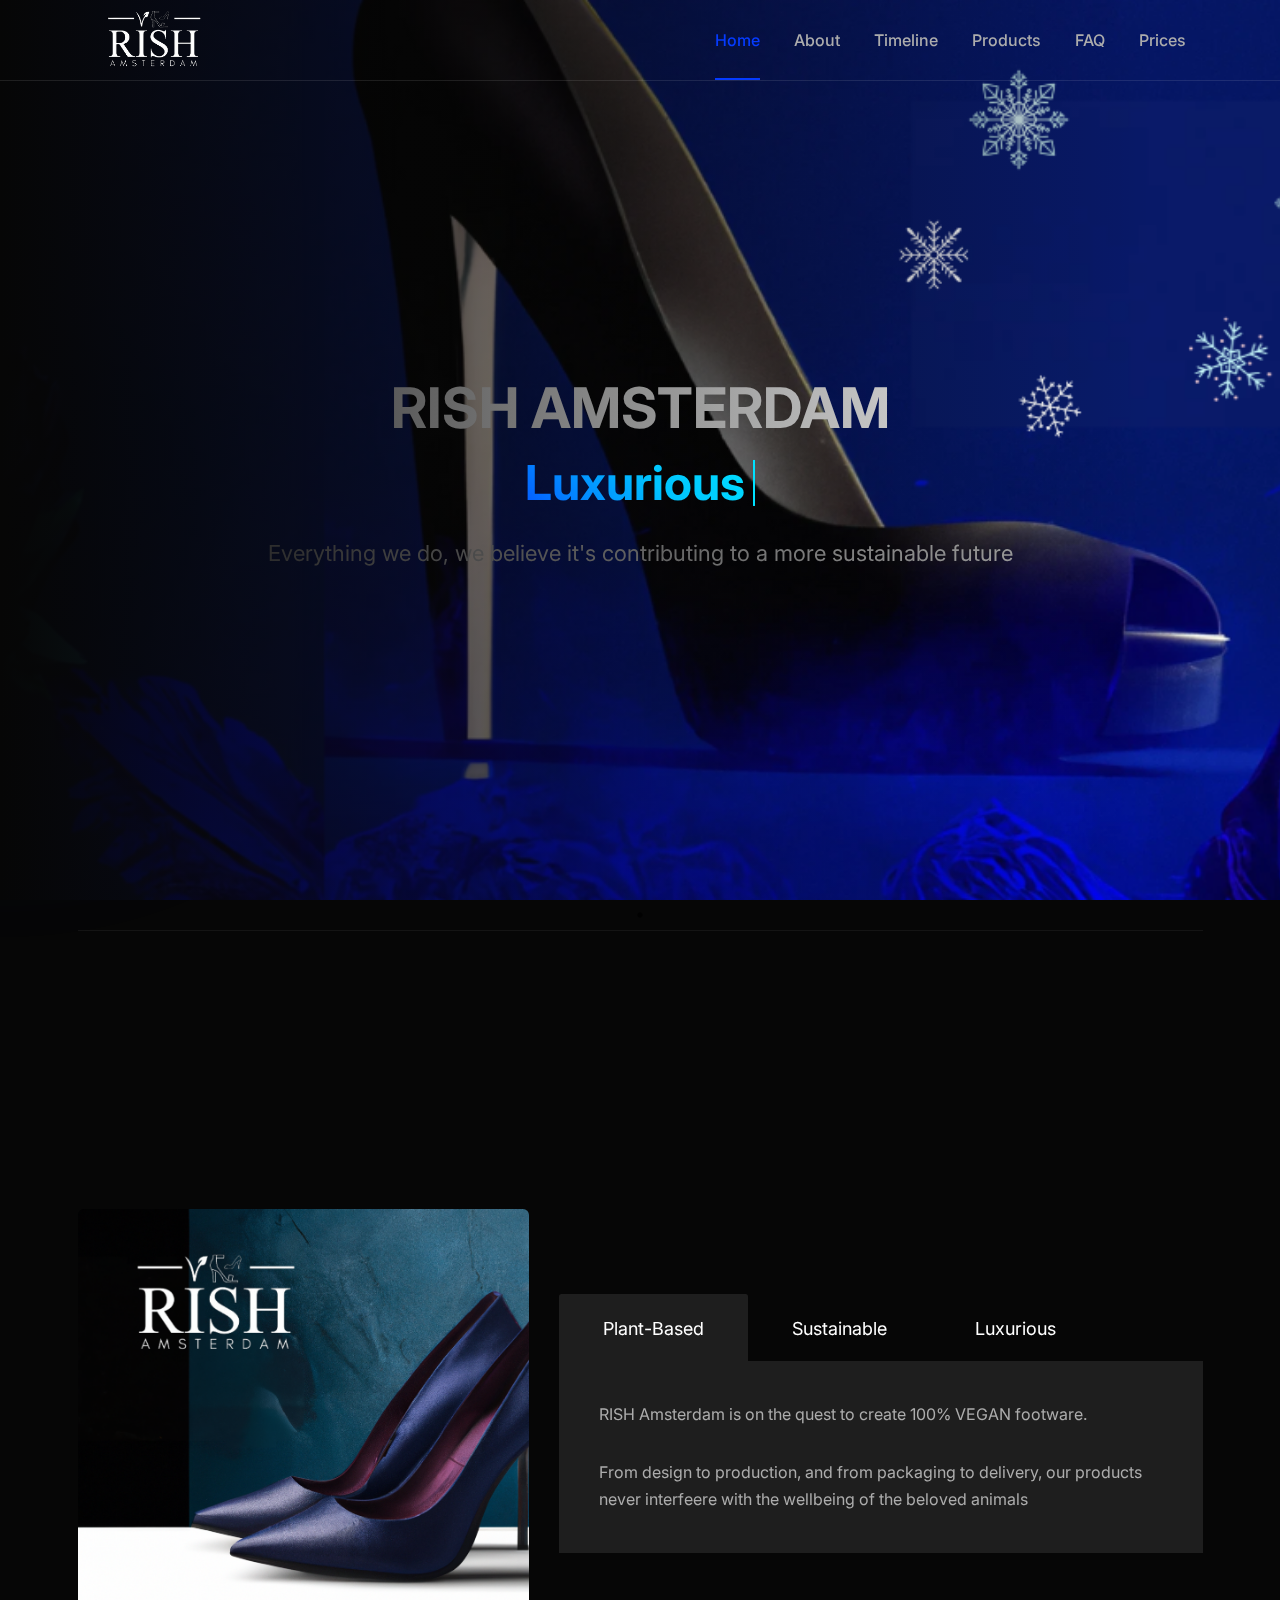
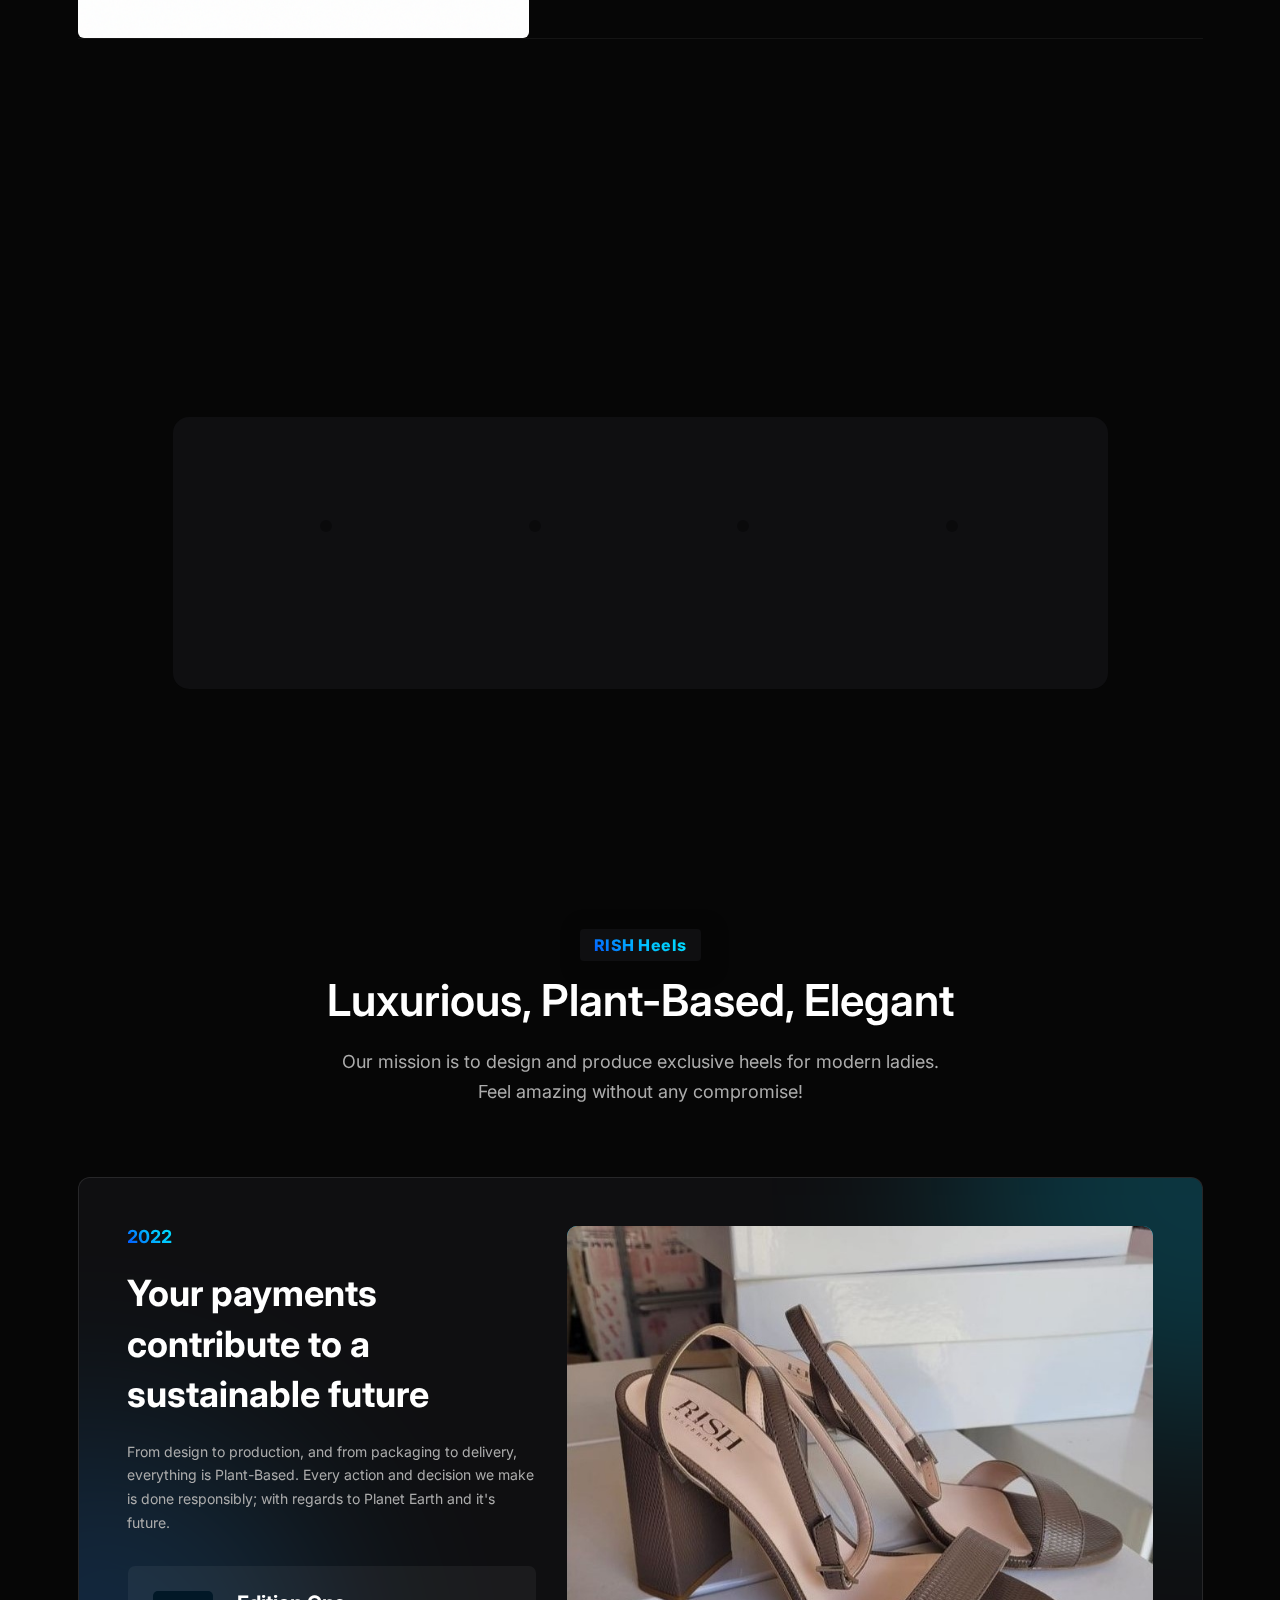
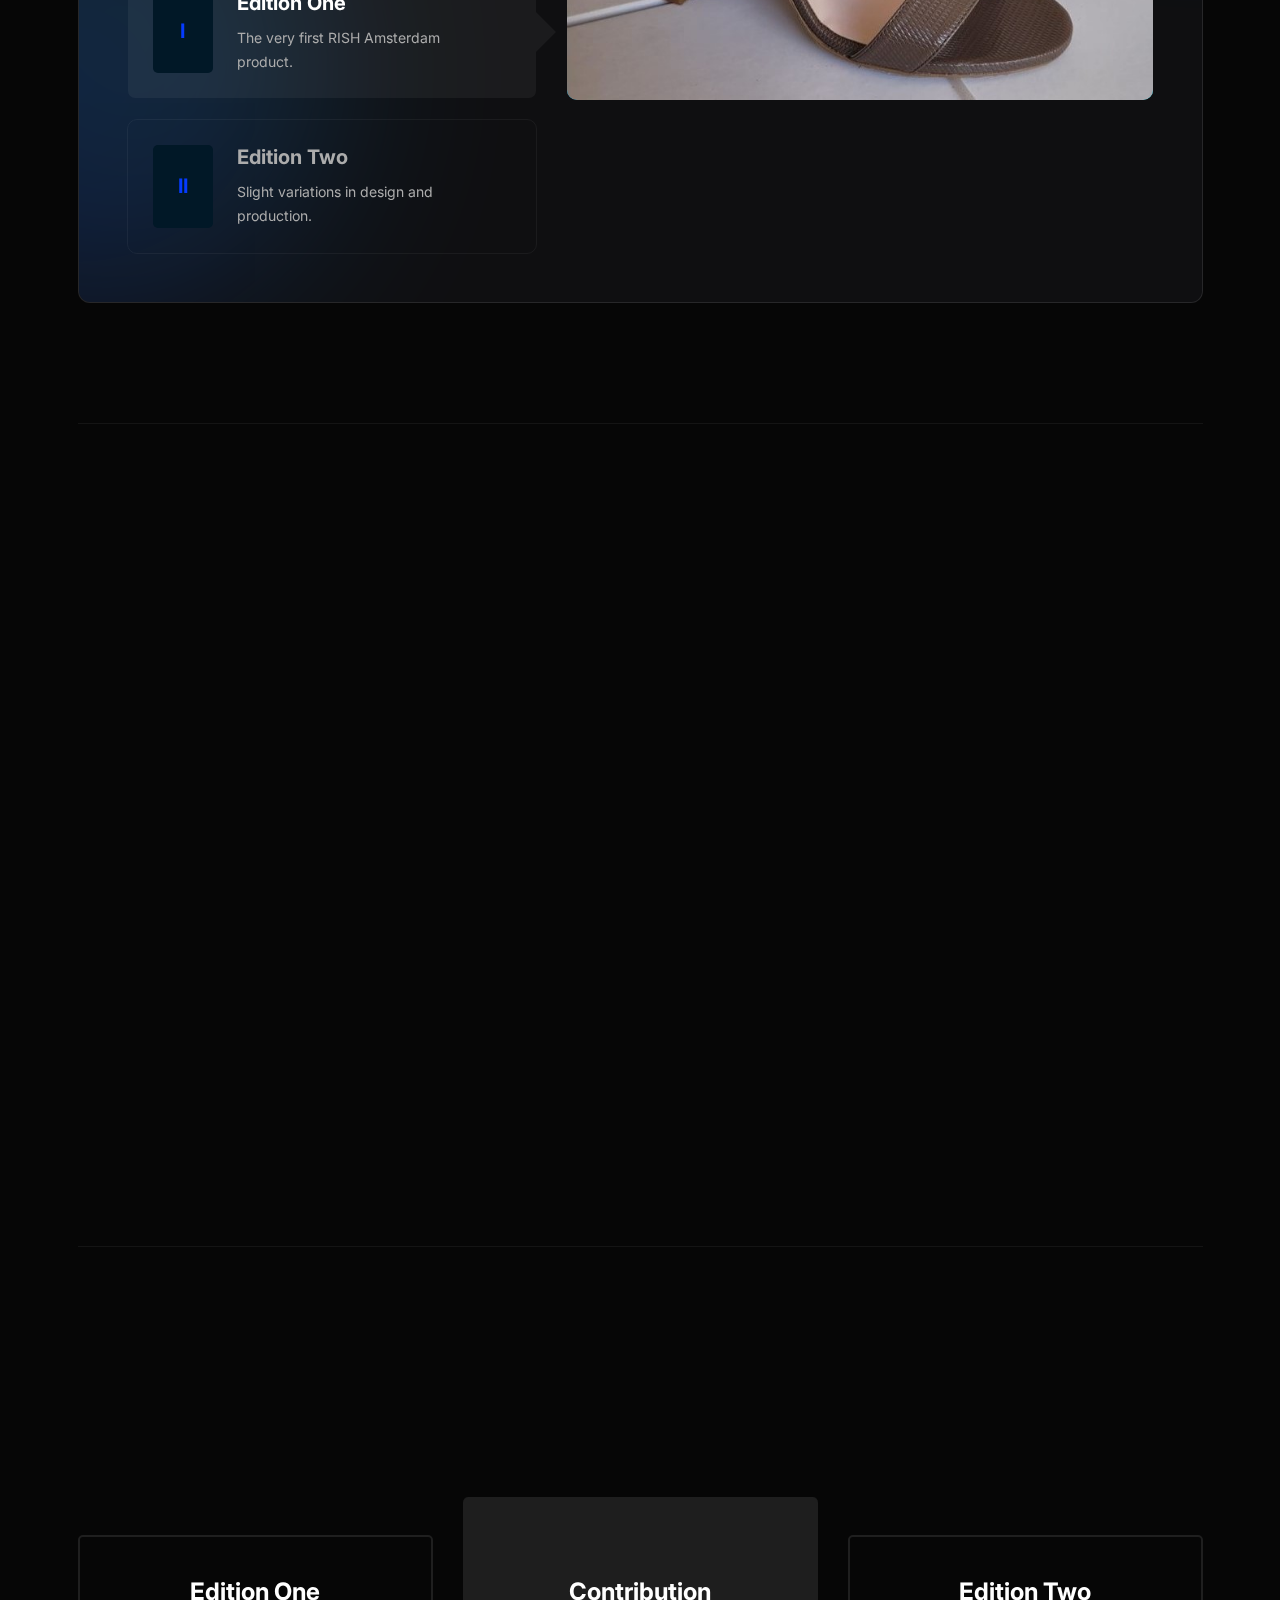
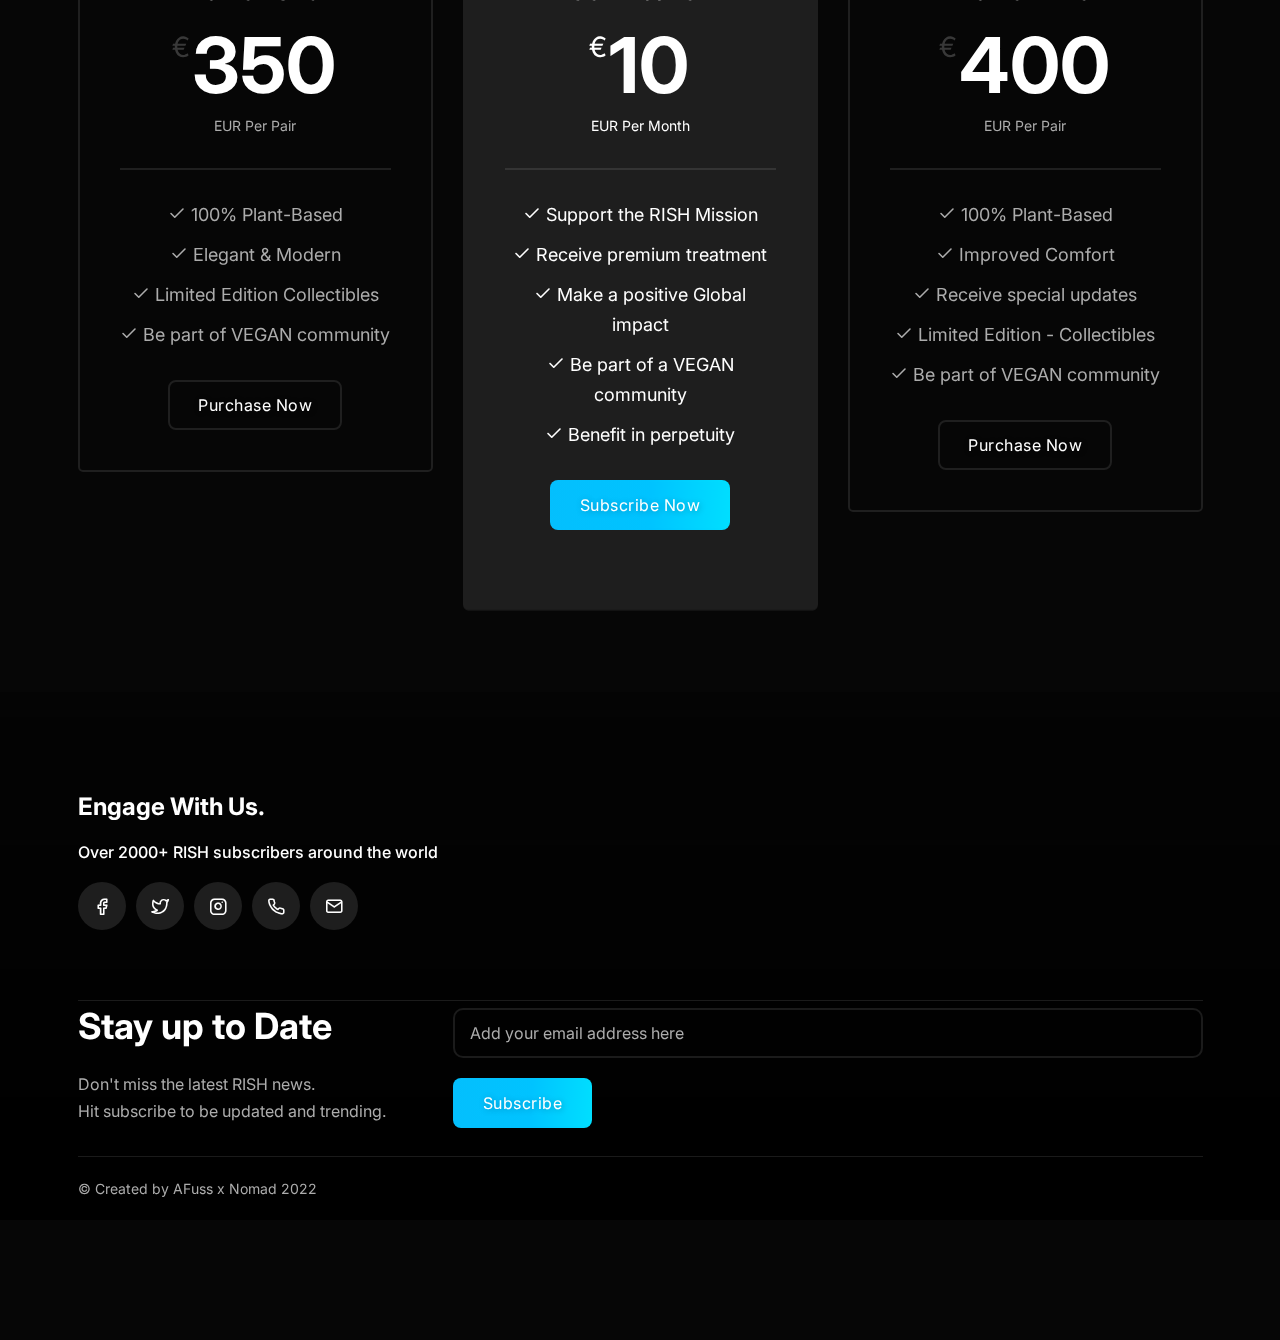
<file: index.html>
<!DOCTYPE html>
<html lang="en">

<head>
    <meta charset="UTF-8">
    <meta name="viewport" content="width=device-width, initial-scale=1.0">
    <meta name="theme-style-mode" content="1"> <!-- 0 == light, 1 == dark -->

    <title>RISH Amsterdam | Wear the future </title>
    <!-- Favicon -->
    <link rel="shortcut icon" type="image/x-icon" href="assets/images/favicon.png">
    <!-- CSS ============================================ -->
    <link rel="stylesheet" href="assets/css/vendor/bootstrap.min.css">
    <link rel="stylesheet" href="assets/css/plugins/animation.css">
    <link rel="stylesheet" href="assets/css/plugins/feature.css">
    <link rel="stylesheet" href="assets/css/plugins/magnify.min.css">
    <link rel="stylesheet" href="assets/css/plugins/slick.css">
    <link rel="stylesheet" href="assets/css/plugins/slick-theme.css">
    <link rel="stylesheet" href="assets/css/plugins/lightbox.css">
    <link rel="stylesheet" href="assets/css/style.css">
</head>

<body>
    <main class="page-wrapper">
        <!-- Start Header Top Area  -->
        <!-- End Header Top Area  -->

        <!-- Start Header Area  -->
        <header class="rainbow-header header-default header-transparent header-center-align header-sticky">
            <div class="container position-relative">
                <div class="row align-items-center row--0">
                    <div class="col-lg-3 col-md-6 col-4">
                        <div class="logo">
                            <a href="#index">
                                <img class="logo-light" src="assets/images/logo/logo.png" alt="Corporate Logo">
                                <img class="logo-dark" src="assets/images/logo/logo-dark.png" alt="Corporate Logo">
                            </a>
                        </div>
                    </div>
                    <div class="col-lg-9 col-md-6 col-8 position-static">
                        <div class="header-right">

                            <nav class="mainmenu-nav d-none d-lg-block onepagenav">
                                <ul class="mainmenu">
                                    <li class="current"><a href="#index">Home</a></li>
                                    <li><a href="#about">About</a></li>
                                    <li><a href="#timeline">Timeline</a></li>
                                    <li><a href="#products">Products</a></li>
                                    <li><a href="#questions">FAQ</a></li>
                                    <li><a href="#prices">Prices</a></li>
                                </ul>
                            </nav>

                           

                            <!-- Start Mobile-Menu-Bar -->
                            <div class="mobile-menu-bar ml--5 d-block d-lg-none">
                                <div class="hamberger">
                                    <button class="hamberger-button">
                                        <i class="feather-menu"></i>
                                    </button>
                                </div>
                            </div>
                            <!-- Start Mobile-Menu-Bar -->
                            
                        </div>
                    </div>
                </div>
            </div>
        </header>
        <!-- End Header Area  -->
        <div class="popup-mobile-menu">
            <div class="inner">
                <div class="header-top">
                    <div class="logo">
                        <a href="index.html">
                            <img class="logo-light" src="assets/images/logo/logo.png" alt="Corporate Logo">
                            <img class="logo-dark" src="assets/images/logo/logo-dark.png" alt="Corporate Logo">
                        </a>
                    </div>
                    <div class="close-menu">
                        <button class="close-button">
                            <i class="feather-x"></i>
                        </button>
                    </div>
                </div>
                <ul class="mainmenu onepagenav">
                    <li class="current"><a href="#index">Home</a></li>
                    <li><a href="#about">About</a></li>
                    <li><a href="#timeline">Timeline</a></li>
                    <li><a href="#products">Products</a></li>
                    <li><a href="#questions">FAQ</a></li>
                    <li><a href="#prices">Prices</a></li>
                </ul>





            </div>
        </div>

        <!-- Start Theme Style  -->
        <div>
            <div class="rainbow-gradient-circle"></div>
            <div class="rainbow-gradient-circle theme-pink"></div>
        </div>
        <!-- End Theme Style  -->



        <!-- Start Slider Area  -->
        <div class="rwt-slider-area  slider-style-4  slider-activation slider-dot rn-slick-dot rn-slick-arrow" id="index">
            <div class="single-rn-slider slider-bg-image bg-overlay bg_image bg_image--23 height-950 d-flex align-items-center">
                <div class="container">
                    <div class="row align-items-center">
                        <div class="col-lg-12">
                            <div class="inner text-center">
                                <h1 class="subitle">RISH AMSTERDAM <br />
                                    <span class="header-caption">
                                        <span class="cd-headline clip is-full-width">
                                            <span class="cd-words-wrapper">
                                                <b class="is-visible theme-gradient">Luxurious</b>
                                                <b class="is-hidden theme-gradient">Elegant</b>
                                                <b class="is-hidden theme-gradient">Plant-Based</b>
                                            </span>
                                    </span>
                                    </span>
                                </h1>
                                <p class="description">Everything we do, we believe it's contributing to a more sustainable future</p>
                               
                            </div>
                        </div>
                    </div>
                </div>
            </div>
        </div>
        <!-- End Slider Area  -->

        <!-- Start Seperator Area  -->
        <div class="rbt-separator-mid">
            <div class="container">
                <hr class="rbt-separator m-0">
            </div>
        </div>
        <!-- End Seperator Area  -->

      

         <!-- Start tab Style One  -->
         <div class="rainbow-tab-area rainbow-section-gap " id="about">
            <div class="container">
                <div class="row mb--40">
                    <div class="col-lg-12">
                        <div class="section-title text-center" data-sal="slide-up" data-sal-duration="700" data-sal-delay="100">
                            <h4 class="subtitle "><span class="theme-gradient">About RISH</span></h4>
                            <h2 class="title w-600 mb--20">Learn more about us</h2>
                        </div>
                    </div>
                </div>

                <div class="row row row--30 align-items-center">
                    <div class="col-lg-5">
                        <img class="radius-small" src="assets/images/tab/tabs-01.jpg" alt="Corporate Template">
                    </div>
                    <div class="col-lg-7 mt_md--40 mt_sm--40 order-2 order-lg-1">
                        <div class="rainbow-default-tab">
                            <ul class="nav nav-tabs tab-button" role="tablist">
                                <li class="nav-item tabs__tab " role="presentation">
                                    <button class="nav-link active" id="home-tab" data-bs-toggle="tab" data-bs-target="#home" type="button" role="tab" aria-controls="home" aria-selected="true">Plant-Based</button>
                                </li>
                                <li class="nav-item tabs__tab " role="presentation">
                                    <button class="nav-link" id="profile-tab" data-bs-toggle="tab" data-bs-target="#profile" type="button" role="tab" aria-controls="profile" aria-selected="false">Sustainable</button>
                                </li>
                                <li class="nav-item tabs__tab " role="presentation">
                                    <button class="nav-link" id="contact-tab" data-bs-toggle="tab" data-bs-target="#contact" type="button" role="tab" aria-controls="contact" aria-selected="false">Luxurious</button>
                                </li>
                            </ul>
                            <div class="rainbow-tab-content tab-content" id="myTabContent">
                                <div class="tab-pane fade show active" id="home" role="tabpanel" aria-labelledby="home-tab">
                                    <p>RISH Amsterdam is on the quest to create 100% VEGAN footware.</p>

                                    <p>From design to production, and from packaging to delivery, our products never interfeere with the wellbeing of the beloved animals</p>
                                </div>

                                <div class="tab-pane fade" id="profile" role="tabpanel" aria-labelledby="profile-tab">
                                    <p>Sustainability is the key focus of RISH. We invest in products with minimal carbon footprint.</p>

                                    <p>RISH Amsterdam is designed to become the first carbon negative footware.</p>
                                </div>

                                <div class="tab-pane fade" id="contact" role="tabpanel" aria-labelledby="contact-tab">
                                    <p>With our splendid high heels you can feel elegant without compromise. </p>

                                    <p>The beauty of RISH lays on the fact that we produce luxurious high-end heels with regards to Sustainability.</p>
                                </div>
                        </div>
                    </div>
                </div>

            </div>
        </div>

        <!-- Start Seperator Area  -->
        <div class="rbt-separator-mid">
            <div class="container">
                <hr class="rbt-separator m-0">
            </div>
        </div>
        <!-- End Seperator Area  -->

        <!-- Start Time Line Area  -->
        <div class="rainbow-timeline-area rainbow-section-gap" id="timeline">
            <div class="container">
                <div class="row">
                    <div class="col-lg-12">
                        <div class="section-title text-center" data-sal="slide-up" data-sal-duration="700" data-sal-delay="100">
                            <h4 class="subtitle "><span class="theme-gradient">Timeline</span></h4>
                            <h2 class="title w-600 mb--20">The history of RISH</h2>
                            <p class="description b1">Our company started as a refusal to contribute <br>
                                in the desatrous human activity which devastated Earth</p>
                        </div>
                    </div>
                </div>
                <div class="row">
                    <div class="col-lg-10 offset-lg-1 mt--50">
                        <div class="timeline-style-two bg-color-blackest">
                            <div class="row row--0">
                                <div class="col-lg-3 col-md-3 rainbow-timeline-single ">
                                    <div class="rainbow-timeline">
                                        <h6 class="title" data-sal="slide-up" data-sal-duration="400" data-sal-delay="200">Idea</h6>
                                        <div class="progress-line">
                                            <div class="line-inner"></div>
                                        </div>
                                        <div class="progress-dot">
                                            <div class="dot-level">
                                                <div class="dot-inner"></div>
                                            </div>
                                        </div>
                                        <p class="description" data-sal="slide-up" data-sal-duration="400" data-sal-delay="300">Make high-end shoes without harming the environment</p>
                                    </div>
                                </div>
                                <div class="col-lg-3 col-md-3 rainbow-timeline-single ">
                                    <div class="rainbow-timeline">
                                        <h6 class="title" data-sal="slide-up" data-sal-duration="400" data-sal-delay="200">Design</h6>
                                        <div class="progress-line">
                                            <div class="line-inner"></div>
                                        </div>
                                        <div class="progress-dot">
                                            <div class="dot-level">
                                                <div class="dot-inner"></div>
                                            </div>
                                        </div>
                                        <p class="description" data-sal="slide-up" data-sal-duration="400" data-sal-delay="300">Craft luxurious and comfortable heels for elegant ladies</p>
                                    </div>
                                </div>
                                <div class="col-lg-3 col-md-3 rainbow-timeline-single">
                                    <div class="rainbow-timeline">
                                        <h6 class="title" data-sal="slide-up" data-sal-duration="400" data-sal-delay="200">Solution</h6>
                                        <div class="progress-line">
                                            <div class="line-inner"></div>
                                        </div>
                                        <div class="progress-dot">
                                            <div class="dot-level">
                                                <div class="dot-inner"></div>
                                            </div>
                                        </div>
                                        <p class="description" data-sal="slide-up" data-sal-duration="400" data-sal-delay="300">From concept to product, everything is Plant-Based.</p>
                                    </div>
                                </div>
                                <div class="col-lg-3 col-md-3 rainbow-timeline-single">
                                    <div class="rainbow-timeline">
                                        <h6 class="title" data-sal="slide-up" data-sal-duration="400" data-sal-delay="200">Result</h6>
                                        <div class="progress-line">
                                            <div class="line-inner"></div>
                                        </div>
                                        <div class="progress-dot">
                                            <div class="dot-level">
                                                <div class="dot-inner"></div>
                                            </div>
                                        </div>
                                        <p class="description" data-sal="slide-up" data-sal-duration="400" data-sal-delay="300">The first 2 editions of RISH were produced in 2022</p>
                                    </div>
                                </div>
                            </div>
                        </div>
                    </div>
                </div>
            </div>
        </div>
        <!-- End Time Line Area  -->
        <!-- Start Advance Tab-1  -->
        <div class="rainbow-advance-tab-area rainbow-section-gap" id="products">
            <div class="container">
                <!-- Start Section Title  -->
                <div class="row mb--40">
                    <div class="col-lg-12">
                        <div class="section-title text-center sal-animate">
                            <h4 class="subtitle "><span class="theme-gradient ">RISH Heels</span></h4>
                            <h2 class="title w-600">Luxurious, Plant-Based, Elegant</h2>
                            <p class="description b1"> Our mission is to design and produce exclusive heels for modern ladies. <br>
                                Feel amazing without any compromise!
                            </p>
                        </div>
                    </div>
                </div>
                <!-- End Section Title  -->
                <!-- Start tab  -->
                <div class="advance-tab-four bg-color-blackest theme-shape" data-tabs="true">
                    <div class="row row--30 gy-5">
                        <!-- Start tab Button  -->
                        <div class="col-lg-5 col-md-12 col-sm-12 col-12 mt_md--30 mt_sm--30 d-flex flex-column justify-content-between order-1 order-lg-1">
                            <div class="advance-tab-top">
                                <h5 class="subtitle"><span class="theme-gradient">2022</span></h5>
                                <h3 class="title">Your payments contribute to a sustainable future</h3>
                                <p class="description">From design to production, and from packaging to delivery, everything is Plant-Based.
                                Every action and decision we make is done responsibly; with regards to Planet Earth and it's future.</p>
                            </div>
                            <div class="advance-tab-bottom">
                                <div class="advance-tab-button advance-tab-button-1">
                                    <ul class="nav nav-tabs tab-button-list" id="myTab" role="tablist">
                                        <li class="nav-item" role="presentation">
                                            <a href="#" class="nav-link tab-button tab-with-icon bg-color-white-off active" id="case-tab" data-bs-toggle="tab" data-bs-target="#case" role="tab" aria-controls="case" aria-selected="true">

                                                <div class="tab">
                                                    <div class="icon" style="font-weight: bold;">
                                                       I                                                    </div>
                                                    <div class="content">
                                                        <h4 class="title">Edition One</h4>
                                                        <p class="description">The very first RISH Amsterdam product.</p>
                                                    </div>
                                                </div>
                                            </a>
                                        </li>

                                        <li class="nav-item" role="presentation">
                                            <a href="#" class="nav-link tab-button tab-with-icon bg-color-white-off" id="casetabtwo-tab" data-bs-toggle="tab" data-bs-target="#casetabtwo" role="tab" aria-controls="casetabtwo" aria-selected="false">
                                                <div class="tab">
                                                    <div class="icon" style="font-weight: bold;" >
                                                       II
                                                    </div>
                                                    <div class="content">
                                                        <h4 class="title">Edition Two</h4>
                                                        <p class="description">Slight variations in design and production.</p>
                                                    </div>
                                                </div>
                                            </a>
                                        </li>
                                    </ul>
                                </div>
                            </div>
                        </div>
                        <!-- End tab Button  -->

                        <!-- Start tab Content  -->
                        <div class="col-lg-7 col-md-12 col-sm-12 col-12 order-1 order-lg-2">
                            <div class="tab-content">
                                <div class="tab-pane fade show advance-tab-content-1 bg-primary-gradient radius active" id="case" role="tabpanel" aria-labelledby="case-tab">
                                    <div class="thumbnail">
                                        <img class="radius" src="assets/images/advance-tab/tab-4.png" alt="advance-tab-image">
                                    </div>
                                </div>
                                <div class="tab-pane fade advance-tab-content-1 bg-primary-gradient radius" id="casetabtwo" role="tabpanel" aria-labelledby="casetabtwo-tab">
                                    <div class="thumbnail">
                                        <img class="radius" src="assets/images/advance-tab/tab-5.png" alt="advance-tab-image">
                                    </div>
                                </div>
                            </div>
                        </div>
                        <!-- End tab Content  -->
                    </div>
                </div>
                <!-- End tab  -->

                <!-- End Service Box  -->
            </div>
        </div>
        <!-- End Advance Tab-1  -->

        <!-- Start Seperator Area  -->
        <div class="rbt-separator-mid">
            <div class="container">
                <hr class="rbt-separator m-0">
            </div>
        </div>
        <!-- End Seperator Area  -->

        <!-- Start About Area  -->
        <div class="rainbow-about-area rainbow-section-gap" id="questions">
            <div class="container">
                <div class="row row--30">
                    <div class="col-lg-5">
                        <div class="thumbnail" data-sal="slide-right" data-sal-duration="700">
                            <img class="w-100" src="assets/images/about/about-1.png" alt="About Images">
                        </div>
                    </div>
                    <div class="col-lg-7 mt_md--40 mt_sm--40" data-sal="slide-left" data-sal-duration="700">
                        <div class="content">
                            <div class="section-title">
                                <h4 class="subtitle "><span class="theme-gradient">Frequent Questions
                                </span></h4>
                                <h2 class="title mb--40">Transparent Company.</h2>
                            </div>
                            <div class="rainbow-accordion-style  accordion">
                                <div class="accordion" id="accordionExamplea">
                                    <div class="accordion-item card">
                                        <h2 class="accordion-header card-header" id="headingOne">
                                            <button class="accordion-button" type="button" data-bs-toggle="collapse" data-bs-target="#collapseOne" aria-expanded="true" aria-controls="collapseOne">
                                                How and why did RISH started?
                                            </button>
                                        </h2>
                                        <div id="collapseOne" class="accordion-collapse collapse show" aria-labelledby="headingOne" data-bs-parent="#accordionExamplea">
                                            <div class="accordion-body card-body">
                                                RISH Amsterdam started as a respone to unsustainable means of production. 
                                                The ultimate goal was to design and produce luxurious heels that are 100% VEGAN.  
                                            </div>
                                        </div>
                                    </div>

                                    <div class="accordion-item card">
                                        <h2 class="accordion-header card-header" id="headingTwo">
                                            <button class="accordion-button collapsed" type="button" data-bs-toggle="collapse" data-bs-target="#collapseTwo" aria-expanded="false" aria-controls="collapseTwo">
                                                Where are the RISH heels produced?
                                            </button>
                                        </h2>
                                        <div id="collapseTwo" class="accordion-collapse collapse" aria-labelledby="headingTwo" data-bs-parent="#accordionExamplea">
                                            <div class="accordion-body card-body">
                                                RISH Amsterdam outsourced the production to Italy, due to quality requirements and 
                                                with the purpose of supporting the develpment of sustainable companies. 
                                            </div>
                                        </div>
                                    </div>

                                    <div class="accordion-item card">
                                        <h2 class="accordion-header card-header" id="headingThree">
                                            <button class="accordion-button collapsed" type="button" data-bs-toggle="collapse" data-bs-target="#collapseThree" aria-expanded="false" aria-controls="collapseThree">
                                                How to purchase and receive RISH?
                                            </button>
                                        </h2>
                                        <div id="collapseThree" class="accordion-collapse collapse" aria-labelledby="headingThree" data-bs-parent="#accordionExamplea">
                                            <div class="accordion-body card-body">
                                                You can expand your shoe colletion buy purchasing RISH Amsterdam using this website. 
                                                Our products will be carefully packed and delivered to you using sustainable means of transportation. 
                                            </div>
                                        </div>
                                    </div>

                                    <div class="accordion-item card">
                                        <h2 class="accordion-header card-header" id="headingFour">
                                            <button class="accordion-button collapsed" type="button" data-bs-toggle="collapse" data-bs-target="#collapseFour" aria-expanded="false" aria-controls="collapseFour">
                                                How can I support this movement?
                                            </button>
                                        </h2>
                                        <div id="collapseFour" class="accordion-collapse collapse" aria-labelledby="headingFour" data-bs-parent="#accordionExamplea">
                                            <div class="accordion-body card-body">
                                                RISH is working hard to increase awareness about a Plant-Based future.
                                                You can help us in 2 differnet ways: (1) Purchase our heels and spread the word, (2) Make a direct donation to help our expansion. 
                                                The more funds we have, the more we can invest in research and sustainable sources. 
                                            </div>
                                        </div>
                                    </div>

                                </div>
                            </div>
                        </div>
                    </div>
                </div>
            </div>
        </div>
        <!-- End About Area  -->

        <!-- Start Seperator Area  -->
        <div class="rbt-separator-mid">
            <div class="container">
                <hr class="rbt-separator m-0">
            </div>
        </div>
        <!-- End Seperator Area  -->

        <!-- Start Pricing Style-3  --> <!--
        <div class="rainbow-pricing-area rainbow-section-gap">
            <div class="container">
                <div class="row mb--40 mb_sm--0">
                    <div class="col-lg-12">
                        <div class="section-title text-center" data-sal="slide-up" data-sal-duration="400" data-sal-delay="100">
                            <h4 class="subtitle "><span class="theme-gradient">Our Pricing Plan</span></h4>
                            <h2 class="title w-600 mb--20">Support RISH</h2>
                            <p class="description b1">We are on a quest to improve the means of production worldwide. <br>
                                At this point, any contribution matters.</p>
                        </div>
                    </div>
                </div>
                <div class="row">
                    <div class="col-lg-8 offset-lg-2" data-sal="slide-up" data-sal-duration="700">
                        <div class="row row--0">
                            <div class="col-lg-6 col-md-6 col-12">
                                <div class="rainbow-pricing style-2">
                                    <div class="pricing-table-inner">
                                        <div class="pricing-header">
                                            <h4 class="title">Basic</h4>
                                            <div class="pricing">
                                                <div class="price-wrapper"><span class="currency">$</span><span
                                                        class="price">29</span></div><span class="subtitle">USD Per
                                                    Month</span>
                                            </div>
                                        </div>
                                        <div class="pricing-body">
                                            <ul class="list-style--1">
                                                <li><i class="feather-check"></i> 5 PPC Campaigns</li>
                                                <li><i class="feather-check"></i> Digital Marketing</li>
                                                <li><i class="feather-check"></i> Marketing Agency</li>
                                                <li><i class="feather-check"></i> Seo Friendly</li>
                                                <li><i class="feather-check"></i> UI/UX designs</li>
                                            </ul>
                                        </div>
                                        <div class="pricing-footer"><a class="btn-default btn-border" href="#">Purchase
                                                Now</a></div>
                                    </div>
                                </div>
                            </div>
                            <div class="col-lg-6 col-md-6 col-12">
                                <div class="rainbow-pricing style-2 active">
                                    <div class="pricing-table-inner">
                                        <div class="pricing-header">
                                            <h4 class="title">Standard</h4>
                                            <div class="pricing">
                                                <div class="price-wrapper"><span class="currency">$</span><span
                                                        class="price">50</span></div><span class="subtitle">USD Per
                                                    Month</span>
                                            </div>
                                        </div>
                                        <div class="pricing-body">
                                            <ul class="list-style--1">
                                                <li><i class="feather-check"></i> 5 PPC Campaigns</li>
                                                <li><i class="feather-check"></i> Keep 100% Royalties</li>
                                                <li><i class="feather-check"></i> App Development</li>
                                                <li><i class="feather-check"></i> Seo Friendly</li>
                                                <li><i class="feather-check"></i> UI/UX designs</li>
                                            </ul>
                                        </div>
                                        <div class="pricing-footer"><a class="btn-default" href="#">Purchase
                                                Now</a></div>
                                    </div>
                                </div>
                            </div>
                            <div class="col-lg-6 col-md-6 col-12">
                                <div class="rainbow-pricing style-2">
                                    <div class="pricing-table-inner">
                                        <div class="pricing-header">
                                            <h4 class="title">Basic</h4>
                                            <div class="pricing">
                                                <div class="price-wrapper"><span class="currency">$</span><span
                                                        class="price">29</span></div><span class="subtitle">USD Per
                                                    Month</span>
                                            </div>
                                        </div>
                                        <div class="pricing-body">
                                            <ul class="list-style--1">
                                                <li><i class="feather-check"></i> 5 PPC Campaigns</li>
                                                <li><i class="feather-check"></i> Digital Marketing</li>
                                                <li><i class="feather-check"></i> Marketing Agency</li>
                                                <li><i class="feather-check"></i> Seo Friendly</li>
                                                <li><i class="feather-check"></i> UI/UX designs</li>
                                            </ul>
                                        </div>
                                        <div class="pricing-footer"><a class="btn-default btn-border" href="#">Purchase
                                                Now</a></div>
                                    </div>
                                </div>
                            </div>
                        </div>
                    </div>
                </div>
            </div>
        </div> -->
        <!-- End Pricing Style-3 -->

        <!-- Start Seperator Area  -->
        <div class="rbt-separator-mid" id="prices">
            <div class="container">
                <div class="col-lg-12">
                    <div class="section-title text-center" data-sal="slide-up" data-sal-duration="400" data-sal-delay="100">
                        <h4 class="subtitle "><span class="theme-gradient">Suggested Pricing Plan</span></h4>
                        <h2 class="title w-600 mb--20">Support RISH</h2>
                        <p class="description b1">We are on a quest to increase awarerness about VEGAN products worldwide. <br>
                            At this point, any contribution matters.</p>
                    </div>
                </div>
            </div>
        </div>
        <!-- End Seperator Area  -->

                <!-- Start Pricing Style-1  -->
                <div class="rainbow-pricing-area rainbow-section-gapBottom">
                    <div class="container">
                        <div class="row mb--40 mb_sm--0">
                            <div class="col-lg-12">
                            </div>
                        </div>
                        <div class="row row--30">
                            <div class="col-lg-4 col-md-6 col-12">
                                <div class="rainbow-pricing">
                                    <div class="pricing-table-inner">
                                        <div class="pricing-header">
                                            <h4 class="title">Edition One</h4>
                                            <div class="pricing">
                                                <div class="price-wrapper"><span class="currency">€</span><span
                                                        class="price">350</span></div><span class="subtitle">EUR Per Pair</span>
                                            </div>
                                        </div>
                                        <div class="pricing-body">
                                            <ul class="list-style--1">
                                                <li><i class="feather-check"></i> 100% Plant-Based</li>
                                                <li><i class="feather-check"></i> Elegant & Modern</li>
                                                <li><i class="feather-check"></i> Limited Edition Collectibles</li>
                                                <li><i class="feather-check"></i> Be part of VEGAN community</li>
                                            </ul>
                                        </div>
                                        <div class="pricing-footer"><a class="btn-default btn-border" href="#">Purchase Now</a>
                                        </div>
                                    </div>
                                </div>
                            </div>
                            <div class="col-lg-4 col-md-6 col-12">
                                <div class="rainbow-pricing active">
                                    <div class="pricing-table-inner">
                                        <div class="pricing-header">
                                            <h4 class="title">Contribution</h4>
                                            <div class="pricing">
                                                <div class="price-wrapper"><span class="currency">€</span><span
                                                        class="price">10</span></div><span class="subtitle">EUR Per
                                                    Month</span>
                                            </div>
                                        </div>
                                        <div class="pricing-body">
                                            <ul class="list-style--1">
                                                <li><i class="feather-check"></i> Support the RISH Mission </li>
                                                <li><i class="feather-check"></i> Receive premium treatment</li>
                                                <li><i class="feather-check"></i> Make a positive Global impact</li>
                                                <li><i class="feather-check"></i> Be part of a VEGAN community</li>
                                                <li><i class="feather-check"></i> Benefit in perpetuity</li>
                                            </ul>
                                        </div>
                                        <div class="pricing-footer"><a class="btn-default" href="#">Subscribe Now</a>
                                        </div>
                                    </div>
                                </div>
                            </div>
                            <div class="col-lg-4 col-md-6 col-12">
                                <div class="rainbow-pricing">
                                    <div class="pricing-table-inner">
                                        <div class="pricing-header">
                                            <h4 class="title">Edition Two</h4>
                                            <div class="pricing">
                                                <div class="price-wrapper"><span class="currency">€</span><span
                                                        class="price">400</span></div><span class="subtitle">EUR Per
                                                    Pair</span>
                                            </div>
                                        </div>
                                        <div class="pricing-body">
                                            <ul class="list-style--1">
                                                <li><i class="feather-check"></i> 100% Plant-Based</li>
                                                <li><i class="feather-check"></i> Improved Comfort </li>
                                                <li><i class="feather-check"></i> Receive special updates</li>
                                                <li><i class="feather-check"></i> Limited Edition - Collectibles</li>
                                                <li><i class="feather-check"></i> Be part of VEGAN community</li>
                                            </ul>
                                        </div>
                                        <div class="pricing-footer"><a class="btn-default btn-border" href="#">Purchase Now</a>
                                        </div>
                                    </div>
                                </div>
                            </div>
                        </div>
                    </div>
                </div>
                <!-- End Pricing Style-1  -->

        <!-- Start Blog Area  -->
        <!-- End Blog Area  -->
        <footer class="rn-footer footer-style-default no-border" id="contact">
            <div class="footer-top">
                <div class="container">
                    <div class="row">
                        <div class="col-lg-4 col-md-6 col-sm-6 col-12">
                            <div class="rn-footer-widget">
                                <h4 class="title">Engage With Us.</h4>
                                <div class="inner">
                                    <h6 class="subtitle"> Over 2000+ RISH subscribers around the world</h6>
                                    <ul class="social-icon social-default justify-content-start">
                                        <li><a href="https://www.facebook.com/">
                                                <i class="feather-facebook"></i>
                                            </a>
                                        </li>
                                        <li><a href="https://www.twitter.com">
                                                <i class="feather-twitter"></i>
                                            </a>
                                        </li>
                                        <li><a href="https://www.instagram.com/">
                                                <i class="feather-instagram"></i>
                                            </a>
                                        </li>
                                        <li><a href="tel:+40799617976">
                                                <i class="feather-phone"></i>
                                            </a>
                                        </li>
                                        <li><a href= "mailto:AFisca@FussAF.nl">
                                            <i class="feather-mail"></i>
                                        </a>
                                    </li>
                                    </ul>
                                </div>
                            </div>
                        </div>
                    </div>
                </div>
            </div>

            <div class="newsletter-area rn-newsletter-default">
                <div class="container">
                    <div class="row row--0 newsletter-wrapper align-items-center border-top-bottom">
                        <div class="col-lg-4">
                            <div class="newsletter-section-title">
                                <h3 class="title">Stay up to Date</h3>
                                <p class="description">Don't miss the latest RISH news. <br> Hit subscribe to be updated and trending.</p>
                            </div>
                        </div>
                        <div class="col-lg-8">
                            <form class="rn-newsletter mt_md--20 mt_sm--20" action="#">
                                <div class="form-group"><input type="email" placeholder="Add your email address here"></div>
                                <div class="form-group"><button class="btn-default">Subscribe</button></div>
                            </form>
                        </div>
                    </div>
                </div>
            </div>

            <div class="copyright-area copyright-style-one no-border">
                <div class="container">
                    <div class="row align-items-center">
                        <div class="col-lg-6 col-md-6 col-sm-12 col-12">
                            <div class="copyright-left">
                                <p class="copyright-text">© Created by <a href="https://FussAF.nl">AFuss x Nomad</a> 2022</p>
                            </div>
                        </div>
                    </div>
                </div>
            </div>
        </footer>
    </main>

    <!-- All Scripts  -->
    <!-- Start Top To Bottom Area  -->
    <div class="rainbow-back-top">
        <i class="feather-arrow-up"></i>
    </div>
    <!-- End Top To Bottom Area  -->
    <!-- JS
============================================ -->
    <script src="assets/js/vendor/modernizr.min.js"></script>
    <script src="assets/js/vendor/jquery.min.js"></script>
    <script src="assets/js/vendor/bootstrap.min.js"></script>
    <script src="assets/js/vendor/popper.min.js"></script>
    <script src="assets/js/vendor/waypoint.min.js"></script>
    <script src="assets/js/vendor/wow.min.js"></script>
    <script src="assets/js/vendor/counterup.min.js"></script>
    <script src="assets/js/vendor/feather.min.js"></script>
    <script src="assets/js/vendor/sal.min.js"></script>
    <script src="assets/js/vendor/masonry.js"></script>
    <script src="assets/js/vendor/imageloaded.js"></script>
    <script src="assets/js/vendor/magnify.min.js"></script>
    <script src="assets/js/vendor/lightbox.js"></script>
    <script src="assets/js/vendor/slick.min.js"></script>
    <script src="assets/js/vendor/easypie.js"></script>
    <script src="assets/js/vendor/text-type.js"></script>
    <script src="assets/js/vendor/jquery.style.swicher.js"></script>
    <script src="assets/js/vendor/js.cookie.js"></script>
    <script src="assets/js/vendor/jquery-one-page-nav.js"></script>
    <!-- Main JS -->
    <script src="assets/js/main.js"></script>
</body>

</html>
</file>
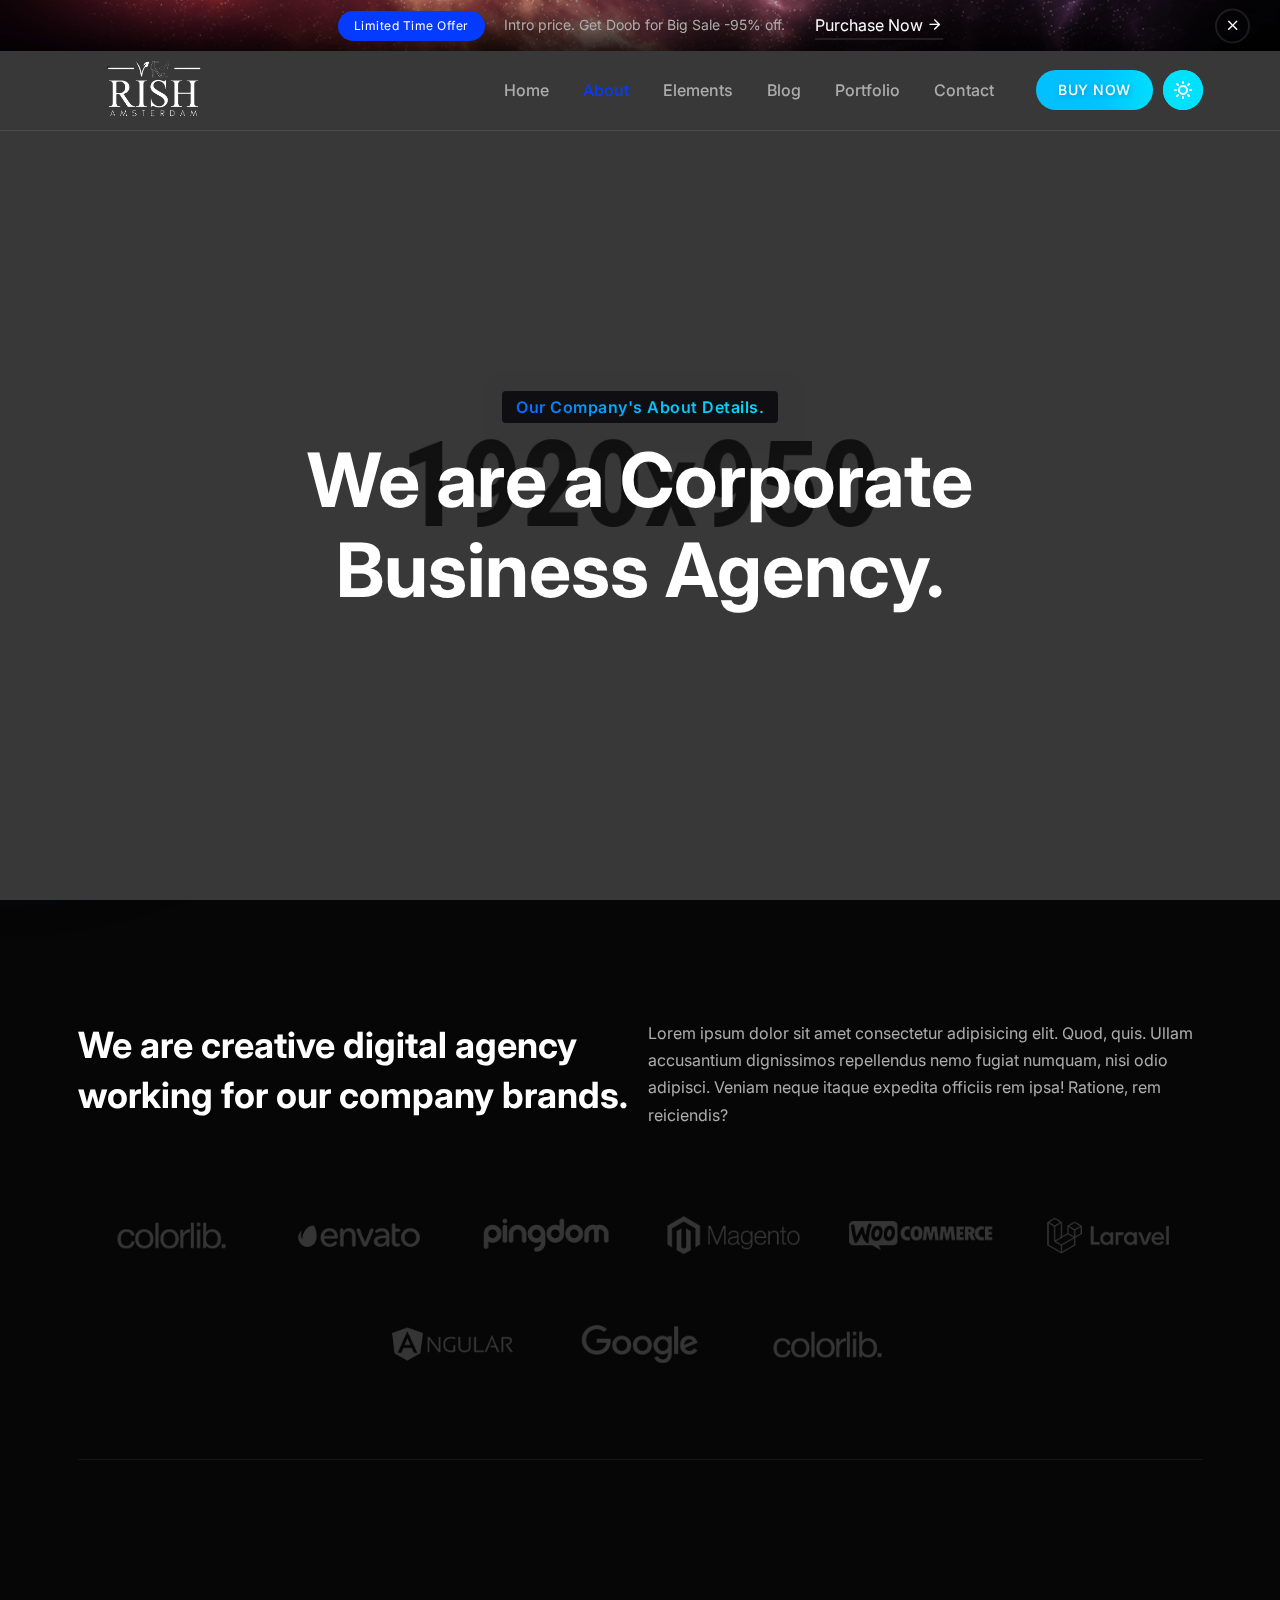
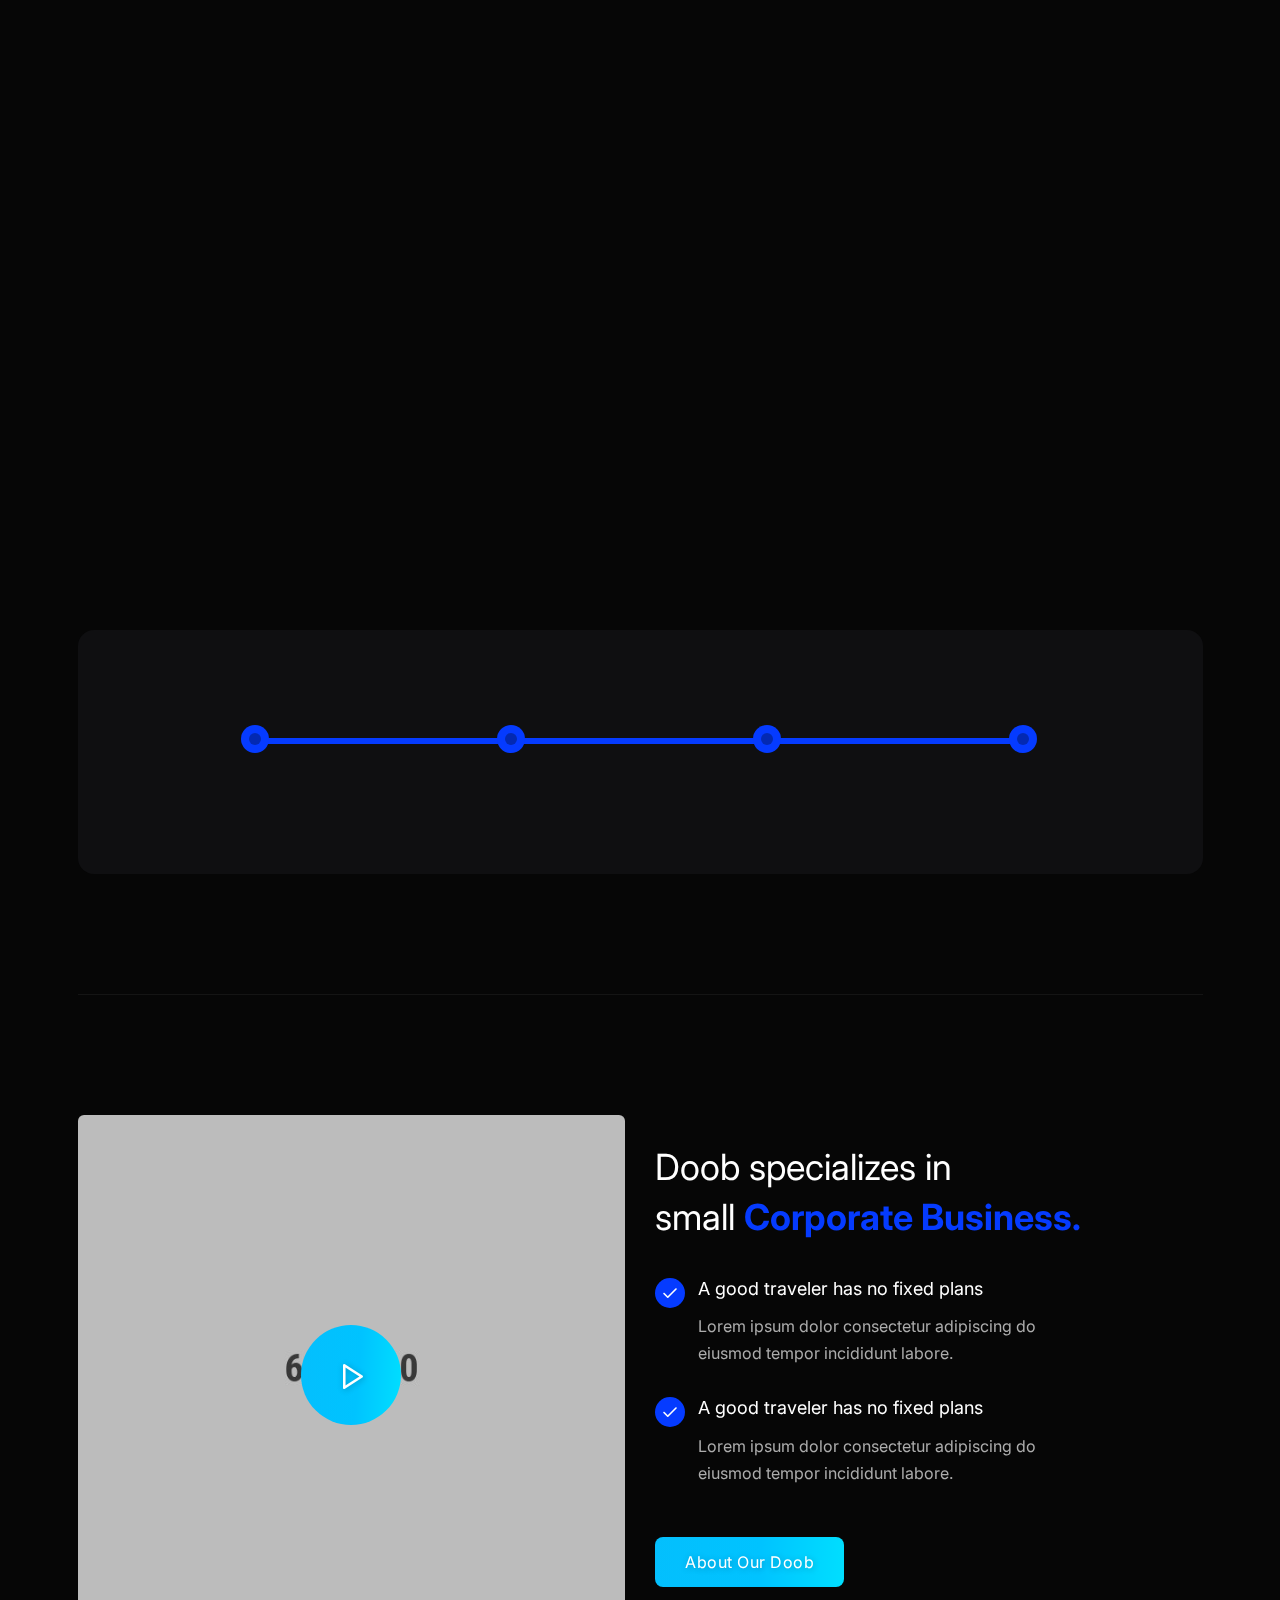
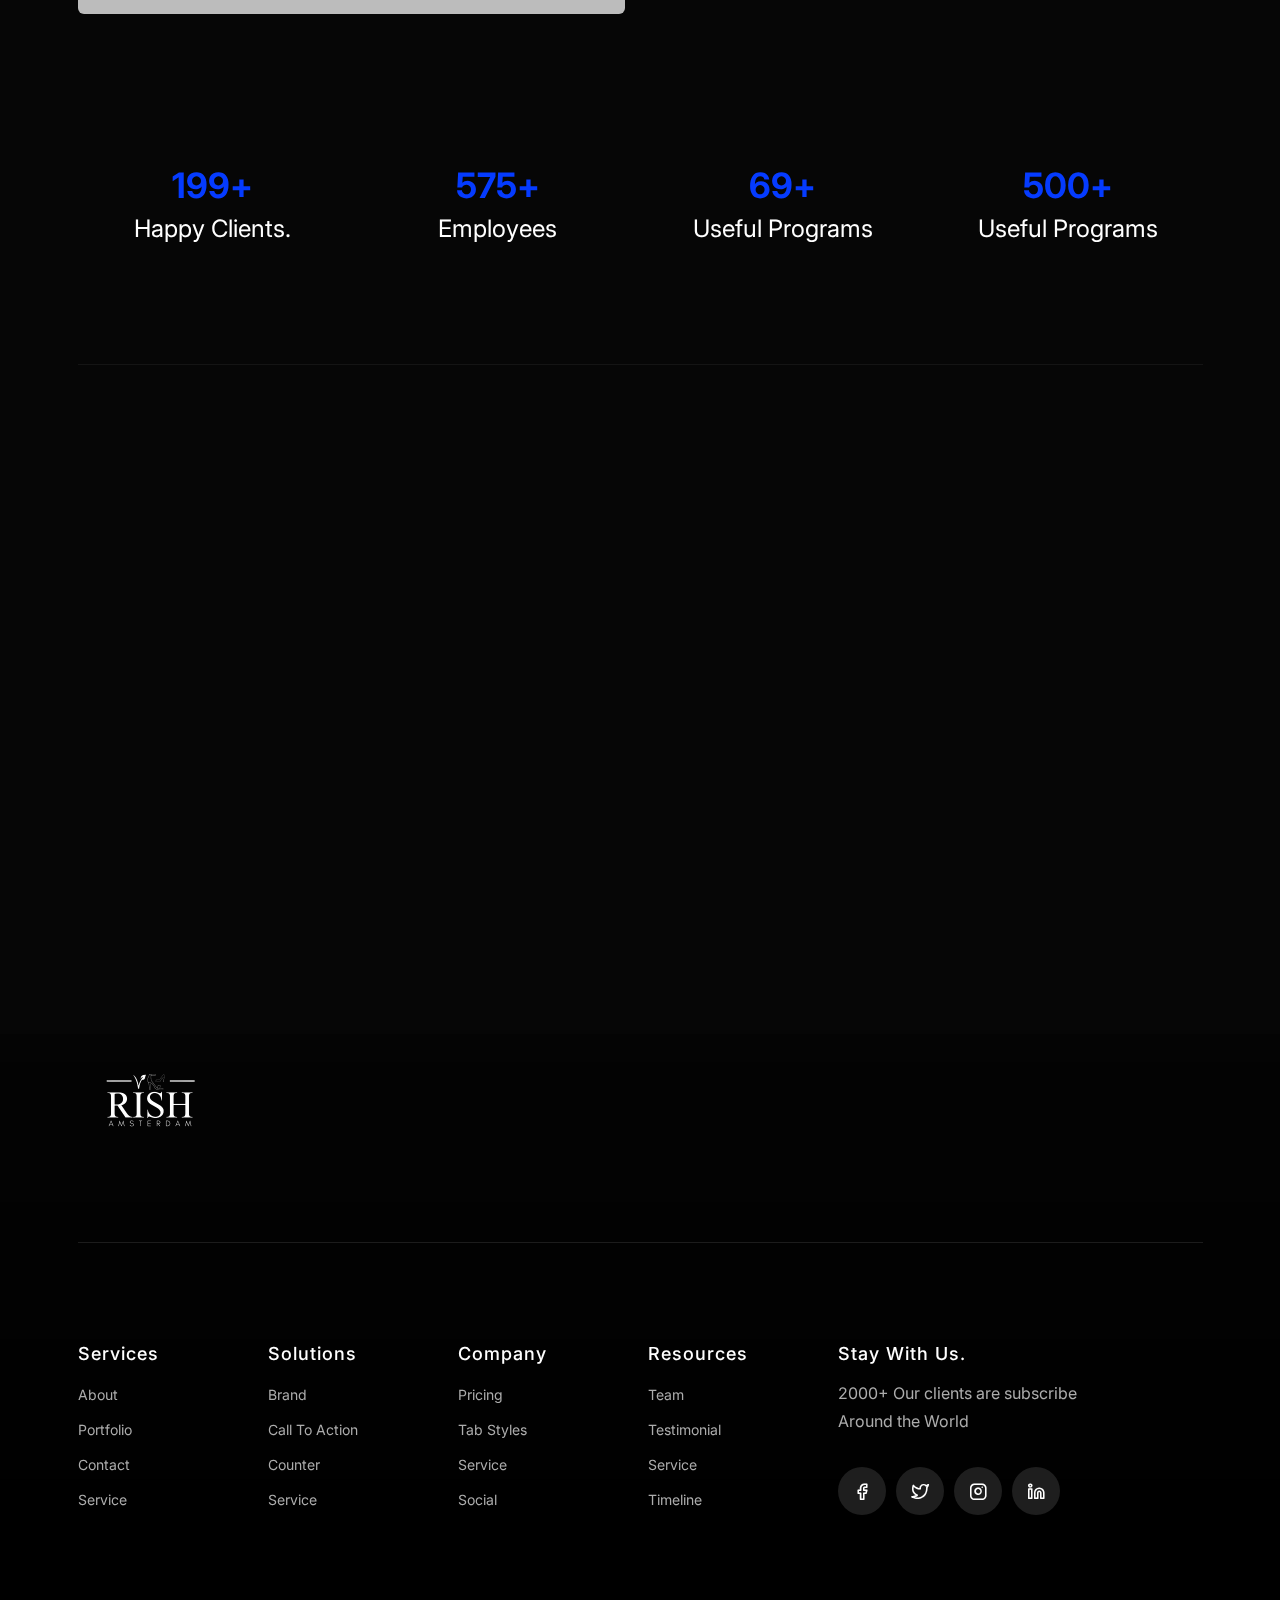
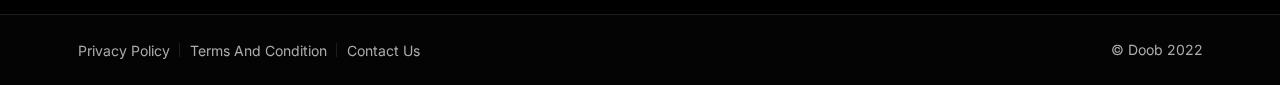
<file: about.html>
<!DOCTYPE html>
<html lang="en">

<head>
    <meta charset="UTF-8">
    <meta name="viewport" content="width=device-width, initial-scale=1.0">
    <meta name="theme-style-mode" content="1"> <!-- 0 == light, 1 == dark -->

    <title>About || Doob Business and Consulting Bootstrap5 Template</title>
    <!-- Favicon -->
    <link rel="shortcut icon" type="image/x-icon" href="assets/images/favicon.png">
    <!-- CSS ============================================ -->
    <link rel="stylesheet" href="assets/css/vendor/bootstrap.min.css">
    <link rel="stylesheet" href="assets/css/plugins/animation.css">
    <link rel="stylesheet" href="assets/css/plugins/feature.css">
    <link rel="stylesheet" href="assets/css/plugins/magnify.min.css">
    <link rel="stylesheet" href="assets/css/plugins/slick.css">
    <link rel="stylesheet" href="assets/css/plugins/slick-theme.css">
    <link rel="stylesheet" href="assets/css/plugins/lightbox.css">
    <link rel="stylesheet" href="assets/css/style.css">
</head>

<body>
    <main class="page-wrapper">
        <!-- Start Header Top Area  -->
        <div class="header-top-news bg-image1">
            <div class="wrapper">
                <div class="container">
                    <div class="row">
                        <div class="col-lg-12">
                            <div class="inner">
                                <div class="content">
                                    <span class="rainbow-badge">Limited Time Offer</span>
                                    <span class="news-text">Intro price. Get Doob for Big Sale -95% off.</span>
                                </div>
                                <div class="right-button">
                                    <a class="btn-read-more" href="https://themeforest.net/checkout/from_item/34133466?license=regular">
                                        <span>Purchase Now <i class="feather-arrow-right"></i></span>
                                    </a>
                                </div>
                            </div>
                        </div>
                    </div>
                </div>
            </div>
            <div class="icon-close">
                <button class="close-button bgsection-activation">
                    <i class="feather-x"></i>
                </button>
            </div>
        </div>
        <!-- End Header Top Area  -->
        <!-- Start Header Area  -->
        <header class="rainbow-header header-default header-transparent header-sticky">
            <div class="container position-relative">
                <div class="row align-items-center row--0">
                    <div class="col-lg-3 col-md-6 col-4">
                        <div class="logo">
                            <a href="index.html">
                                <img class="logo-light" src="assets/images/logo/logo.png" alt="Corporate Logo">
                                <img class="logo-dark" src="assets/images/logo/logo-dark.png" alt="Corporate Logo">
                            </a>
                        </div>
                    </div>
                    <div class="col-lg-9 col-md-6 col-8 position-static">
                        <div class="header-right">

                            <nav class="mainmenu-nav d-none d-lg-block">
                                <ul class="mainmenu">
                                    <li class="with-megamenu has-menu-child-item position-relative"><a href="#">Home</a>
                                        <div class="rainbow-megamenu with-mega-item-2">
                                            <div class="wrapper">
                                                <div class="row row--0">
                                                    <div class="col-lg-6 single-mega-item">
                                                        <ul class="mega-menu-item">
                                                            <li><a href="index-landing.html">Sass Landing <span class="rainbow-badge-card">New</span></a></li>
                                                            <li><a href="index-application.html">Application <span class="rainbow-badge-card">New</span></a></li>
                                                            <li><a href="index-collaborate.html">Collaborate <span class="rainbow-badge-card">New</span></a></li>
                                                            <li><a href="index-business-consulting.html">Business Consulting</a></li>
                                                            <li><a href="index-business-consulting-2.html">Business Consulting 02</a></li>
                                                            <li><a href="index-magazine.html">Magazine <span class="rainbow-badge-card">New</span></a></li>
                                                            <li><a href="index-corporate.html">Corporate</a></li>
                                                            <li><a href="index-business.html">Business</a></li>
                                                            <li><a href="index-digital-agency.html">Digital Agency</a></li>
                                                            <li><a href="index-finance.html">Finance</a></li>
                                                            <li><a href="index-company.html">Company</a></li>
                                                            <li><a href="index-marketing-agency.html">Marketing Agency</a></li>
                                                        </ul>
                                                    </div>
                                                    <div class="col-lg-6 single-mega-item">
                                                        <ul class="mega-menu-item">
                                                            <li><a href="index-travel-agency.html">Travel Agency</a></li>
                                                            <li><a href="index-consulting.html">Consulting</a></li>
                                                            <li><a href="index-seo-agency.html">SEO Agency</a></li>
                                                            <li><a href="index-personal-portfolio.html">Personal Portfolio</a></li>
                                                            <li><a href="index-event-conference.html">Event Conference</a></li>
                                                            <li><a href="index-creative-portfolio.html">Creative Portfolio</a></li>
                                                            <li><a href="index-freelancer.html">Freelancer</a></li>
                                                            <li><a href="index-international-consulting.html">International Consulting</a></li>
                                                            <li><a href="index-startup.html">Startup</a></li>
                                                            <li><a href="index-web-agency.html">Web Agency</a></li>
                                                            <li><a href="index-corporate-one-page.html">Corporate One Page <span class="rainbow-badge-card">New</span></a></li>
                                                            <li><a href="index-photographer.html">Photographer <span class="rainbow-badge-card">New</span></a></li>
                                                        </ul>
                                                    </div>
                                                </div>
                                            </div>
                                        </div>
                                    </li>
                                    <li><a href="about.html">About</a></li>
                                    <li class="with-megamenu has-menu-child-item"><a href="#">Elements</a>
                                        <div class="rainbow-megamenu">
                                            <div class="wrapper">
                                                <div class="row row--0">
                                                    <div class="col-lg-3 single-mega-item">
                                                        <ul class="mega-menu-item">
                                                            <li><a href="button.html">Button</a></li>
                                                            <li><a href="service.html">Service</a></li>
                                                            <li><a href="counter.html">Counter</a></li>
                                                            <li><a href="progressbar.html">Progressbar</a></li>
                                                            <li><a href="accordion.html">Accordion</a></li>
                                                            <li><a href="social-share.html">Social Share</a></li>
                                                            <li><a href="blog-grid.html">Blog Grid</a></li>
                                                        </ul>
                                                    </div>
                                                    <div class="col-lg-3 single-mega-item">
                                                        <ul class="mega-menu-item">
                                                            <li><a href="team.html">Team</a></li>
                                                            <li><a href="portfolio.html">Portfolio</a></li>
                                                            <li><a href="testimonial.html">Testimonial</a></li>
                                                            <li><a href="timeline.html">Timeline</a></li>
                                                            <li><a href="tab.html">Tab</a></li>
                                                            <li><a href="pricing.html">Pricing</a></li>
                                                            <li><a href="split.html">Split Section</a></li>
                                                        </ul>
                                                    </div>
                                                    <div class="col-lg-3 single-mega-item">
                                                        <ul class="mega-menu-item">
                                                            <li><a href="call-to-action.html">Call To Action</a></li>
                                                            <li><a href="video.html">Video</a></li>
                                                            <li><a href="gallery.html">Gallery</a></li>
                                                            <li><a href="contact.html">Contact</a></li>
                                                            <li><a href="brand.html">Brand</a></li>
                                                            <li><a href="portfolio.html">Portfolio</a></li>
                                                            <li><a href="error.html">404</a></li>
                                                        </ul>
                                                    </div>
                                                    <div class="col-lg-3 single-mega-item">
                                                        <ul class="mega-menu-item">
                                                            <li><a href="advance-tab.html">Advance Tab <span
                                        class="rainbow-badge-card">Hot</span></a></li>
                                                            <li><a href="brand-carouse.html">Brand Carousel <span
                                        class="rainbow-badge-card">New</span></a></li>
                                                            <li><a href="advance-pricing.html">Advance Pricing <span
                                        class="rainbow-badge-card">Hot</span></a></li>
                                                            <li><a href="portfolio-details.html">Portfolio Details</a></li>
                                                            <li><a href="blog-details.html">Blog Details</a></li>
                                                            <li><a href="privacy-policy.html">Privacy Policy <span
                                class="rainbow-badge-card">New</span></a></li>
                                                            <li><a href="login.html">Profile <span
                                class="rainbow-badge-card">New</span></a></li>
                                                        </ul>
                                                    </div>
                                                </div>
                                            </div>
                                        </div>
                                    </li>

                                    <li class="has-droupdown has-menu-child-item"><a href="#">Blog</a>
                                        <ul class="submenu">
                                            <li><a href="blog-grid.html">Blog Grid</a></li>
                                            <li><a href="blog-grid-sidebar.html">Blog Grid Sidebar</a></li>
                                            <li><a href="blog-list-view.html">Blog List View</a></li>
                                            <li><a href="blog-list-sidebar.html">Blog List View Sidebar</a></li>
                                            <li><a href="blog-details.html">Blog Details</a></li>
                                        </ul>
                                    </li>

                                    <li class="has-droupdown has-menu-child-item"><a href="#">Portfolio</a>
                                        <ul class="submenu">
                                            <li><a href="portfolio.html">Portfolio Default</a></li>
                                            <li><a href="portfolio-three-column.html">Portfolio Three Column</a></li>
                                            <li><a href="portfolio-full-width.html">Portfolio Full Width</a></li>
                                            <li><a href="portfolio-grid-layout.html">Portfolio Grid Layout</a></li>
                                            <li><a href="portfolio-box-layout.html">Portfolio Box Layout</a></li>
                                            <li><a href="portfolio-details.html">Portfolio Details</a></li>
                                        </ul>
                                    </li>
                                    <li><a href="contact.html">Contact</a></li>
                                </ul>







                            </nav>

                            <!-- Start Header Btn  -->
                            <div class="header-btn">
                                <a class="btn-default btn-small round" target="_blank" href="https://themeforest.net/checkout/from_item/34133466?license=regular">BUY NOW</a>
                            </div>
                            <!-- End Header Btn  -->

                            <!-- Start Mobile-Menu-Bar -->
                            <div class="mobile-menu-bar ml--5 d-block d-lg-none">
                                <div class="hamberger">
                                    <button class="hamberger-button">
                                        <i class="feather-menu"></i>
                                    </button>
                                </div>
                            </div>
                            <!-- Start Mobile-Menu-Bar -->

                            <div id="my_switcher" class="my_switcher">
                                <ul>
                                    <li>
                                        <a href="javascript: void(0);" data-theme="light" class="setColor light">
                                            <img class="sun-image" src="assets/images/icons/sun-01.svg" alt="Sun images">
                                        </a>
                                    </li>
                                    <li>
                                        <a href="javascript: void(0);" data-theme="dark" class="setColor dark">
                                            <img class="Victor Image" src="assets/images/icons/vector.svg" alt="Vector Images">
                                        </a>
                                    </li>
                                </ul>
                            </div>

                        </div>
                    </div>
                </div>
            </div>
        </header>
        <!-- End Header Area  -->
        <div class="popup-mobile-menu">
            <div class="inner">
                <div class="header-top">
                    <div class="logo">
                        <a href="index.html">
                            <img class="logo-light" src="assets/images/logo/logo.png" alt="Corporate Logo">
                            <img class="logo-dark" src="assets/images/logo/logo-dark.png" alt="Corporate Logo">
                        </a>
                    </div>
                    <div class="close-menu">
                        <button class="close-button">
                            <i class="feather-x"></i>
                        </button>
                    </div>
                </div>
                <ul class="mainmenu">
                    <li class="with-megamenu has-menu-child-item position-relative"><a href="#">Home</a>
                        <div class="rainbow-megamenu with-mega-item-2">
                            <div class="wrapper">
                                <div class="row row--0">
                                    <div class="col-lg-6 single-mega-item">
                                        <ul class="mega-menu-item">
                                            <li><a href="index-landing.html">Sass Landing <span class="rainbow-badge-card">New</span></a></li>
                                            <li><a href="index-application.html">Application <span class="rainbow-badge-card">New</span></a></li>
                                            <li><a href="index-collaborate.html">Collaborate <span class="rainbow-badge-card">New</span></a></li>
                                            <li><a href="index-business-consulting.html">Business Consulting</a></li>
                                            <li><a href="index-business-consulting-2.html">Business Consulting 02</a></li>
                                            <li><a href="index-magazine.html">Magazine <span class="rainbow-badge-card">New</span></a></li>
                                            <li><a href="index-corporate.html">Corporate</a></li>
                                            <li><a href="index-business.html">Business</a></li>
                                            <li><a href="index-digital-agency.html">Digital Agency</a></li>
                                            <li><a href="index-finance.html">Finance</a></li>
                                            <li><a href="index-company.html">Company</a></li>
                                            <li><a href="index-marketing-agency.html">Marketing Agency</a></li>
                                        </ul>
                                    </div>
                                    <div class="col-lg-6 single-mega-item">
                                        <ul class="mega-menu-item">
                                            <li><a href="index-travel-agency.html">Travel Agency</a></li>
                                            <li><a href="index-consulting.html">Consulting</a></li>
                                            <li><a href="index-seo-agency.html">SEO Agency</a></li>
                                            <li><a href="index-personal-portfolio.html">Personal Portfolio</a></li>
                                            <li><a href="index-event-conference.html">Event Conference</a></li>
                                            <li><a href="index-creative-portfolio.html">Creative Portfolio</a></li>
                                            <li><a href="index-freelancer.html">Freelancer</a></li>
                                            <li><a href="index-international-consulting.html">International Consulting</a></li>
                                            <li><a href="index-startup.html">Startup</a></li>
                                            <li><a href="index-web-agency.html">Web Agency</a></li>
                                            <li><a href="index-corporate-one-page.html">Corporate One Page <span class="rainbow-badge-card">New</span></a></li>
                                            <li><a href="index-photographer.html">Photographer <span class="rainbow-badge-card">New</span></a></li>
                                        </ul>
                                    </div>
                                </div>
                            </div>
                        </div>
                    </li>
                    <li><a href="about.html">About</a></li>
                    <li class="with-megamenu has-menu-child-item"><a href="#">Elements</a>
                        <div class="rainbow-megamenu">
                            <div class="wrapper">
                                <div class="row row--0">
                                    <div class="col-lg-3 single-mega-item">
                                        <ul class="mega-menu-item">
                                            <li><a href="button.html">Button</a></li>
                                            <li><a href="service.html">Service</a></li>
                                            <li><a href="counter.html">Counter</a></li>
                                            <li><a href="progressbar.html">Progressbar</a></li>
                                            <li><a href="accordion.html">Accordion</a></li>
                                            <li><a href="social-share.html">Social Share</a></li>
                                            <li><a href="blog-grid.html">Blog Grid</a></li>
                                        </ul>
                                    </div>
                                    <div class="col-lg-3 single-mega-item">
                                        <ul class="mega-menu-item">
                                            <li><a href="team.html">Team</a></li>
                                            <li><a href="portfolio.html">Portfolio</a></li>
                                            <li><a href="testimonial.html">Testimonial</a></li>
                                            <li><a href="timeline.html">Timeline</a></li>
                                            <li><a href="tab.html">Tab</a></li>
                                            <li><a href="pricing.html">Pricing</a></li>
                                            <li><a href="split.html">Split Section</a></li>
                                        </ul>
                                    </div>
                                    <div class="col-lg-3 single-mega-item">
                                        <ul class="mega-menu-item">
                                            <li><a href="call-to-action.html">Call To Action</a></li>
                                            <li><a href="video.html">Video</a></li>
                                            <li><a href="gallery.html">Gallery</a></li>
                                            <li><a href="contact.html">Contact</a></li>
                                            <li><a href="brand.html">Brand</a></li>
                                            <li><a href="portfolio.html">Portfolio</a></li>
                                            <li><a href="error.html">404</a></li>
                                        </ul>
                                    </div>
                                    <div class="col-lg-3 single-mega-item">
                                        <ul class="mega-menu-item">
                                            <li><a href="advance-tab.html">Advance Tab <span
                                        class="rainbow-badge-card">Hot</span></a></li>
                                            <li><a href="brand-carouse.html">Brand Carousel <span
                                        class="rainbow-badge-card">New</span></a></li>
                                            <li><a href="advance-pricing.html">Advance Pricing <span
                                        class="rainbow-badge-card">Hot</span></a></li>
                                            <li><a href="portfolio-details.html">Portfolio Details</a></li>
                                            <li><a href="blog-details.html">Blog Details</a></li>
                                            <li><a href="privacy-policy.html">Privacy Policy <span
                                class="rainbow-badge-card">New</span></a></li>
                                            <li><a href="login.html">Profile <span
                                class="rainbow-badge-card">New</span></a></li>
                                        </ul>
                                    </div>
                                </div>
                            </div>
                        </div>
                    </li>

                    <li class="has-droupdown has-menu-child-item"><a href="#">Blog</a>
                        <ul class="submenu">
                            <li><a href="blog-grid.html">Blog Grid</a></li>
                            <li><a href="blog-grid-sidebar.html">Blog Grid Sidebar</a></li>
                            <li><a href="blog-list-view.html">Blog List View</a></li>
                            <li><a href="blog-list-sidebar.html">Blog List View Sidebar</a></li>
                            <li><a href="blog-details.html">Blog Details</a></li>
                        </ul>
                    </li>

                    <li class="has-droupdown has-menu-child-item"><a href="#">Portfolio</a>
                        <ul class="submenu">
                            <li><a href="portfolio.html">Portfolio Default</a></li>
                            <li><a href="portfolio-three-column.html">Portfolio Three Column</a></li>
                            <li><a href="portfolio-full-width.html">Portfolio Full Width</a></li>
                            <li><a href="portfolio-grid-layout.html">Portfolio Grid Layout</a></li>
                            <li><a href="portfolio-box-layout.html">Portfolio Box Layout</a></li>
                            <li><a href="portfolio-details.html">Portfolio Details</a></li>
                        </ul>
                    </li>
                    <li><a href="contact.html">Contact</a></li>
                </ul>







            </div>
        </div>
        <!-- Start Theme Style  -->
        <div>
            <div class="rainbow-gradient-circle"></div>
            <div class="rainbow-gradient-circle theme-pink"></div>
        </div>
        <!-- End Theme Style  -->



        <!-- Start Slider Area  -->
        <div class="slider-area slider-style-1 variation-default height-850 bg_image bg_image--12" data-black-overlay="7">
            <div class="container">
                <div class="row">
                    <div class="col-lg-12">
                        <div class="inner pt--80 text-center" data-sal="slide-up" data-sal-duration="400" data-sal-delay="150">
                            <div>
                                <h3 class="rainbow-sub-badge"><span class="theme-gradient">Our Company's About
                                        Details.</span></h3>
                            </div>
                            <h1 class="title display-one">We are a Corporate <br> Business Agency.</h1>
                        </div>
                    </div>
                </div>
            </div>
        </div>
        <!-- End Slider Area  -->

        <!-- Start Service Area  -->
        <div class="service-area rainbow-section-gapTop">
            <div class="container">
                <div class="row">
                    <div class="col-lg-6">
                        <div class="content">
                            <h3 class="title">We are creative digital agency working for our company brands.</h3>
                        </div>
                    </div>
                    <div class="col-lg-6">
                        <p class="mb--10">Lorem ipsum dolor sit amet consectetur adipisicing elit. Quod, quis. Ullam
                            accusantium dignissimos repellendus nemo fugiat numquam, nisi odio adipisci. Veniam neque
                            itaque expedita officiis rem ipsa! Ratione, rem reiciendis?</p>
                    </div>
                </div>
            </div>
        </div>
        <!-- End Service Area  -->

        <!-- Start Brand Area  -->
        <div class="rainbow-brand-area pb--60 pt--30">
            <div class="container">
                <div class="row">
                    <div class="col-lg-12 mt--10">
                        <ul class="brand-list brand-style-2">
                            <li><a href="#"><img src="assets/images/brand/brand-01.png" alt="Brand Image"></a></li>
                            <li><a href="#"><img src="assets/images/brand/brand-02.png" alt="Brand Image"></a></li>
                            <li><a href="#"><img src="assets/images/brand/brand-03.png" alt="Brand Image"></a></li>
                            <li><a href="#"><img src="assets/images/brand/brand-04.png" alt="Brand Image"></a></li>
                            <li><a href="#"><img src="assets/images/brand/brand-05.png" alt="Brand Image"></a></li>
                            <li><a href="#"><img src="assets/images/brand/brand-06.png" alt="Brand Image"></a></li>
                            <li><a href="#"><img src="assets/images/brand/brand-07.png" alt="Brand Image"></a></li>
                            <li><a href="#"><img src="assets/images/brand/brand-08.png" alt="Brand Image"></a></li>
                            <li><a href="#"><img src="assets/images/brand/brand-01.png" alt="Brand Image"></a></li>
                        </ul>
                    </div>
                </div>
            </div>
        </div>
        <!-- End Brand Area  -->

        <!-- Section separator  -->
        <!-- Start Seperator Area  -->
        <div class="rbt-separator-mid">
            <div class="container">
                <hr class="rbt-separator m-0">
            </div>
        </div>
        <!-- End Seperator Area  -->
        <!-- Section separator  -->

        <!-- Start Service Area  -->
        <div class="rainbow-service-area rainbow-section-gap">
            <div class="container">
                <div class="row">
                    <div class="col-lg-12">
                        <div class="section-title text-center" data-sal="slide-up" data-sal-duration="400" data-sal-delay="150">
                            <h4 class="subtitle">
                                <span class="theme-gradient">What we can do for you</span>
                            </h4>
                            <h2 class="title w-600 mb--20">Services provide for you.</h2>
                            <p class="description b1">There are many variations of passages of Lorem Ipsum
                                available, <br>but the majority have suffered alteration.</p>
                        </div>
                    </div>
                </div>

                <div class="row row--15 service-wrapper">
                    <div class="col-lg-4 col-md-6 col-sm-6 col-12" data-sal="slide-up" data-sal-duration="400" data-sal-delay="200">
                        <div class="service service__style--1 bg-color-blackest radius mt--25 text-center">
                            <div class="icon">
                                <i class="feather-activity"></i>
                            </div>
                            <div class="content">
                                <h4 class="title w-600">
                                    <a href="#">Awarded Design</a>
                                </h4>
                                <p class="description b1 color-gray mb--0">There are many variations variations
                                    of passages of Lorem Ipsum available, but the majority have suffered.</p>
                            </div>
                        </div>
                    </div>

                    <div class="col-lg-4 col-md-6 col-sm-6 col-12" data-sal="slide-up" data-sal-duration="400" data-sal-delay="300">
                        <div class="service service__style--1 bg-color-blackest radius mt--25 text-center">
                            <div class="icon">
                                <i class="feather-cast"></i>
                            </div>
                            <div class="content">
                                <h4 class="title w-600">
                                    <a href="#">Design &amp; Creative</a>
                                </h4>
                                <p class="description b1 color-gray mb--0">Passages there are many variations
                                    variations of of Lorem Ipsum available, but the majority have suffered.</p>
                            </div>
                        </div>
                    </div>

                    <div class="col-lg-4 col-md-6 col-sm-6 col-12" data-sal="slide-up" data-sal-duration="400" data-sal-delay="400">
                        <div class="service service__style--1 bg-color-blackest radius mt--25 text-center">
                            <div class="icon">
                                <i class="feather-map"></i>
                            </div>
                            <div class="content">
                                <h4 class="title w-600">
                                    <a href="#">App Development</a>
                                </h4>
                                <p class="description b1 color-gray mb--0">Variations There are many variations
                                    of passages of Lorem Ipsum available, but the majority have suffered.</p>
                            </div>
                        </div>
                    </div>
                </div>
            </div>
        </div>
        <!-- Start Service Area  -->

        <!-- Start Timeline Area  -->
        <div class="rainbow-timeline-area rainbow-section-gapBottom">
            <div class="container">
                <div class="row">
                    <div class="col-lg-12">
                        <div class="timeline-style-two bg-color-blackest">
                            <div class="row row--0">
                                <div class="col-lg-3 col-md-3 rainbow-timeline-single no-gradient">
                                    <div class="rainbow-timeline">
                                        <h6 class="title" data-sal="slide-up" data-sal-duration="400" data-sal-delay="200">Knowledge</h6>
                                        <div class="progress-line">
                                            <div class="line-inner"></div>
                                        </div>
                                        <div class="progress-dot">
                                            <div class="dot-level">
                                                <div class="dot-inner"></div>
                                            </div>
                                        </div>
                                        <p class="description" data-sal="slide-up" data-sal-duration="400" data-sal-delay="300">Present all available features in Essentials.</p>
                                    </div>
                                </div>
                                <div class="col-lg-3 col-md-3 rainbow-timeline-single no-gradient">
                                    <div class="rainbow-timeline">
                                        <h6 class="title" data-sal="slide-up" data-sal-duration="400" data-sal-delay="200">Working</h6>
                                        <div class="progress-line">
                                            <div class="line-inner"></div>
                                        </div>
                                        <div class="progress-dot">
                                            <div class="dot-level">
                                                <div class="dot-inner"></div>
                                            </div>
                                        </div>
                                        <p class="description" data-sal="slide-up" data-sal-duration="400" data-sal-delay="300">All Feature available features in Essentials.</p>
                                    </div>
                                </div>
                                <div class="col-lg-3 col-md-3 rainbow-timeline-single no-gradient">
                                    <div class="rainbow-timeline">
                                        <h6 class="title" data-sal="slide-up" data-sal-duration="400" data-sal-delay="200">Solution</h6>
                                        <div class="progress-line">
                                            <div class="line-inner"></div>
                                        </div>
                                        <div class="progress-dot">
                                            <div class="dot-level">
                                                <div class="dot-inner"></div>
                                            </div>
                                        </div>
                                        <p class="description" data-sal="slide-up" data-sal-duration="400" data-sal-delay="300">Popular Feature available features in Essentials.
                                        </p>
                                    </div>
                                </div>
                                <div class="col-lg-3 col-md-3 rainbow-timeline-single no-gradient">
                                    <div class="rainbow-timeline">
                                        <h6 class="title" data-sal="slide-up" data-sal-duration="400" data-sal-delay="200">Process</h6>
                                        <div class="progress-line">
                                            <div class="line-inner"></div>
                                        </div>
                                        <div class="progress-dot">
                                            <div class="dot-level">
                                                <div class="dot-inner"></div>
                                            </div>
                                        </div>
                                        <p class="description" data-sal="slide-up" data-sal-duration="400" data-sal-delay="300">Latest Feature available features in Essentials.</p>
                                    </div>
                                </div>
                            </div>
                        </div>
                    </div>
                </div>
            </div>
        </div>
        <!-- End Timeline Area  -->

        <!-- Section separator  -->
        <!-- Start Seperator Area  -->
        <div class="rbt-separator-mid">
            <div class="container">
                <hr class="rbt-separator m-0">
            </div>
        </div>
        <!-- End Seperator Area  -->
        <!-- Section separator  -->

        <!-- Srart About Area  -->
        <div class="about-area about-style-4 rainbow-section-gap">
            <div class="container">
                <div class="row row--40 align-items-center">
                    <div class="col-lg-6">
                        <div class="video-btn">
                            <div class="video-popup icon-center">
                                <div class="overlay-content">
                                    <div class="thumbnail"><img class="radius-small" src="assets/images/about/contact-image.jpg" alt="Corporate Image"></div>
                                    <div class="video-icon">
                                        <a class="btn-default rounded-player popup-video" href="https://www.youtube.com/watch?v=tj9-MGHCs38">
                                            <span><i class="feather-play"></i></span>
                                        </a>
                                    </div>
                                </div>
                            </div>
                            <div class="video-lightbox-wrapper"></div>
                        </div>
                    </div>
                    <div class="col-lg-6 mt_md--40 mt_sm--40">
                        <div class="content">
                            <div class="inner">
                                <h3 class="title">Doob specializes in <br> small <strong>Corporate Business.</strong>
                                </h3>
                                <ul class="feature-list">
                                    <li>
                                        <div class="icon">
                                            <i class="feather-check"></i>
                                        </div>
                                        <div class="title-wrapper">
                                            <h4 class="title">A good traveler has no fixed plans</h4>
                                            <p class="text">Lorem ipsum dolor consectetur adipiscing do eiusmod tempor
                                                incididunt labore.</p>
                                        </div>
                                    </li>
                                    <li>
                                        <div class="icon">
                                            <i class="feather-check"></i>
                                        </div>
                                        <div class="title-wrapper">
                                            <h4 class="title">A good traveler has no fixed plans</h4>
                                            <p class="text">Lorem ipsum dolor consectetur adipiscing do eiusmod tempor
                                                incididunt labore.</p>
                                        </div>
                                    </li>
                                </ul>
                                <div class="about-btn mt--30"><a class="btn-default" href="#">About Our Doob</a></div>
                            </div>
                        </div>
                    </div>
                </div>
            </div>
        </div>
        <!-- End About Area  -->

        <!-- Start Counter Up Area  -->
        <div class="rainbow-counterup-area pb--100">
            <div class="container">
                <div class="row">
                    <div class="col-lg-3 col-md-6 col-sm-6 col-12 sal-animate" data-sal="slide-up" data-sal-duration="400" data-sal-delay="200">
                        <div class="count-box counter-style-4 text-center">
                            <div>
                                <div class="count-number"><span class="counter">199</span></div>
                            </div>
                            <h5 class="counter-title">Happy Clients.</h5>
                        </div>
                    </div>

                    <div class="col-lg-3 col-md-6 col-sm-6 col-12 sal-animate" data-sal="slide-up" data-sal-duration="400" data-sal-delay="300">
                        <div class="count-box counter-style-4 text-center">
                            <div>
                                <div class="count-number"><span class="counter">575</span></div>
                            </div>
                            <h5 class="counter-title">Employees</h5>
                        </div>
                    </div>

                    <div class="col-lg-3 col-md-6 col-sm-6 col-12 sal-animate" data-sal="slide-up" data-sal-duration="400" data-sal-delay="400">
                        <div class="count-box counter-style-4 text-center">
                            <div>
                                <div class="count-number"><span class="counter">69</span></div>
                            </div>
                            <h5 class="counter-title">Useful Programs</h5>
                        </div>
                    </div>

                    <div class="col-lg-3 col-md-6 col-sm-6 col-12 sal-animate" data-sal="slide-up" data-sal-duration="400" data-sal-delay="450">
                        <div class="count-box counter-style-4 text-center">
                            <div>
                                <div class="count-number"><span class="counter">500</span></div>
                            </div>
                            <h5 class="counter-title">Useful Programs</h5>
                        </div>
                    </div>

                </div>
            </div>
        </div>
        <!-- End Counter Up Area  -->

        <!-- Start Seperator Area  -->
        <div class="rbt-separator-mid">
            <div class="container">
                <hr class="rbt-separator m-0">
            </div>
        </div>
        <!-- End Seperator Area  -->

        <!-- Start Team Area  -->
        <div class="rainbow-team-area rainbow-section-gap">
            <div class="container">
                <div class="row mb--20">
                    <div class="col-lg-12">
                        <div class="section-title text-center" data-sal="slide-up" data-sal-duration="400" data-sal-delay="150">
                            <h4 class="subtitle "><span class="theme-gradient">Our Corporate Team.</span></h4>
                            <h2 class="title w-600 mb--20">Corporate Team Member.</h2>
                        </div>
                    </div>
                </div>
                <div class="row row--15">
                    <div class="col-lg-6 col-xl-3 col-md-6 col-12 mt--30" data-sal="slide-up" data-sal-duration="400" data-sal-delay="150">
                        <div class="rainbow-team team-style-three">
                            <div class="inner">
                                <div class="thumbnail"><img src="assets/images/team/team-dark-01.jpg" alt="Corporate React Template"></div>
                                <div class="content">
                                    <div class="team-info">
                                        <h2 class="title">Sr Janen Sara</h2>
                                        <h6 class="subtitle theme-gradient">Sr Product Designer</h6>
                                        <div class="team-form"><span class="location">CO Miego, AD, USA</span></div>
                                    </div>
                                </div>
                            </div>
                        </div>
                    </div>
                    <div class="col-lg-6 col-xl-3 col-md-6 col-12 mt--30" data-sal="slide-up" data-sal-duration="400" data-sal-delay="200">
                        <div class="rainbow-team team-style-three">
                            <div class="inner">
                                <div class="thumbnail"><img src="assets/images/team/team-dark-02.jpg" alt="Corporate React Template"></div>
                                <div class="content">
                                    <div class="team-info">
                                        <h2 class="title">Corporate Jane</h2>
                                        <h6 class="subtitle theme-gradient">Manager</h6>
                                        <div class="team-form"><span class="location">Bangladesh</span></div>
                                    </div>
                                </div>
                            </div>
                        </div>
                    </div>
                    <div class="col-lg-6 col-xl-3 col-md-6 col-12 mt--30" data-sal="slide-up" data-sal-duration="400" data-sal-delay="300">
                        <div class="rainbow-team team-style-three">
                            <div class="inner">
                                <div class="thumbnail"><img src="assets/images/team/team-dark-03.jpg" alt="Corporate React Template"></div>
                                <div class="content">
                                    <div class="team-info">
                                        <h2 class="title">Jara Saraif</h2>
                                        <h6 class="subtitle theme-gradient">Software Developer</h6>
                                        <div class="team-form"><span class="location">Poland</span></div>
                                    </div>
                                </div>
                            </div>
                        </div>
                    </div>
                    <div class="col-lg-6 col-xl-3 col-md-6 col-12 mt--30" data-sal="slide-up" data-sal-duration="400" data-sal-delay="400">
                        <div class="rainbow-team team-style-three">
                            <div class="inner">
                                <div class="thumbnail"><img src="assets/images/team/team-dark-04.jpg" alt="Corporate React Template"></div>
                                <div class="content">
                                    <div class="team-info">
                                        <h2 class="title">Afanan Sifa</h2>
                                        <h6 class="subtitle theme-gradient">Accounts Manager</h6>
                                        <div class="team-form"><span class="location">Poland</span></div>
                                    </div>
                                </div>
                            </div>
                        </div>
                    </div>
                </div>
            </div>
        </div>
        <!-- End Team Area  -->

        <!-- Start Footer Area  -->
        <footer class="rainbow-footer footer-style-default variation-two">
            <div class="rainbow-callto-action clltoaction-style-default style-7">
                <div class="container">
                    <div class="row row--0 align-items-center content-wrapper">
                        <div class="col-lg-8 col-md-8">
                            <div class="inner">
                                <div class="content text-left">
                                    <div class="logo">
                                        <a href="index.html">
                                            <img class="logo-light" src="assets/images/logo/logo.png" alt="Corporate Logo">
                                            <img class="logo-dark" src="assets/images/logo/logo-dark.png" alt="Corporate Logo">
                                        </a>
                                    </div>
                                    <p class="subtitle" data-sal="slide-up" data-sal-duration="400" data-sal-delay="150">If you want to create a corporate template you can purshace now
                                        our doob
                                        template.</p>
                                </div>
                            </div>
                        </div>
                        <div class="col-lg-4 col-md-4" data-sal="slide-up" data-sal-duration="400" data-sal-delay="150">
                            <div class="call-to-btn text-left mt_sm--20 text-lg-right">
                                <a class="btn-default" href="https://themeforest.net/checkout/from_item/34133466?license=regular">Purchase Doob
                                    <i class="feather-arrow-right"></i>
                                </a>
                            </div>
                        </div>
                    </div>
                </div>
            </div>
            <div class="footer-top">
                <div class="container">
                    <div class="row">
                        <div class="col-lg-2 col-md-6 col-sm-6 col-12">
                            <div class="rainbow-footer-widget">
                                <h4 class="title">Services</h4>
                                <div class="inner">
                                    <ul class="footer-link link-hover">
                                        <li><a href="about.html">About</a></li>
                                        <li><a href="portfolio.html">Portfolio</a></li>
                                        <li><a href="contact.html">Contact</a></li>
                                        <li><a href="service.html">Service</a></li>
                                    </ul>
                                </div>
                            </div>
                        </div>
                        <div class="col-lg-2 col-md-6 col-sm-6 col-12">
                            <div class="rainbow-footer-widget">
                                <div class="widget-menu-top">
                                    <h4 class="title">Solutions</h4>
                                    <div class="inner">
                                        <ul class="footer-link link-hover">
                                            <li><a href="brand.html">Brand</a></li>
                                            <li><a href="call-to-action.html">call To Action</a></li>
                                            <li><a href="counter.html">Counter</a></li>
                                            <li><a href="service.html">Service</a></li>
                                        </ul>
                                    </div>
                                </div>
                            </div>
                        </div>
                        <div class="col-lg-2 col-md-6 col-sm-6 col-12">
                            <div class="rainbow-footer-widget">
                                <h4 class="title">Company</h4>
                                <div class="inner">
                                    <ul class="footer-link link-hover">
                                        <li><a href="pricing.html">Pricing</a></li>
                                        <li><a href="tab.html">Tab Styles</a></li>
                                        <li><a href="service.html">Service</a></li>
                                        <li><a href="social-share.html">Social</a></li>
                                    </ul>
                                </div>
                            </div>
                        </div>
                        <div class="col-lg-2 col-md-6 col-sm-6 col-12">
                            <div class="rainbow-footer-widget">
                                <h4 class="title">Resources</h4>
                                <div class="inner">
                                    <ul class="footer-link link-hover">
                                        <li><a href="team.html">Team</a></li>
                                        <li><a href="testimonial.html">Testimonial</a></li>
                                        <li><a href="service.html">Service</a></li>
                                        <li><a href="timeline.html">Timeline</a></li>
                                    </ul>
                                </div>
                            </div>
                        </div>
                        <div class="col-lg-4 col-md-6 col-sm-6 col-12">
                            <div class="rainbow-footer-widget">
                                <h4 class="title">Stay With Us.</h4>
                                <div class="inner">
                                    <h6 class="subtitle">2000+ Our clients are subscribe Around the World</h6>
                                    <ul class="social-icon social-default justify-content-start">
                                        <li><a href="https://www.facebook.com/">
                                                <i class="feather-facebook"></i>
                                            </a>
                                        </li>
                                        <li><a href="https://www.twitter.com">
                                                <i class="feather-twitter"></i>
                                            </a>
                                        </li>
                                        <li><a href="https://www.instagram.com/">
                                                <i class="feather-instagram"></i>
                                            </a>
                                        </li>
                                        <li><a href="https://www.linkdin.com/">
                                                <i class="feather-linkedin"></i>
                                            </a>
                                        </li>
                                    </ul>
                                </div>
                            </div>
                        </div>
                    </div>
                </div>
            </div>
        </footer>
        <!-- End Footer Area  -->
        <!-- Start Copy Right Area  -->
        <div class="copyright-area copyright-style-one">
            <div class="container">
                <div class="row align-items-center">
                    <div class="col-lg-6 col-md-8 col-sm-12 col-12">
                        <div class="copyright-left">
                            <ul class="ft-menu link-hover">
                                <li>
                                    <a href="privacy-policy.html">Privacy Policy</a>
                                </li>
                                <li>
                                    <a href="#">Terms And Condition</a>
                                </li>
                                <li>
                                    <a href="contact.html">Contact Us</a>
                                </li>
                            </ul>
                        </div>
                    </div>
                    <div class="col-lg-6 col-md-4 col-sm-12 col-12">
                        <div class="copyright-right text-center text-lg-end">
                            <p class="copyright-text">© Doob 2022</p>
                        </div>
                    </div>
                </div>
            </div>
        </div>
        <!-- End Copy Right Area  -->
    </main>
    <!-- All Scripts  -->
    <!-- Start Top To Bottom Area  -->
    <div class="rainbow-back-top">
        <i class="feather-arrow-up"></i>
    </div>
    <!-- End Top To Bottom Area  -->
    <!-- JS
============================================ -->
    <script src="assets/js/vendor/modernizr.min.js"></script>
    <script src="assets/js/vendor/jquery.min.js"></script>
    <script src="assets/js/vendor/bootstrap.min.js"></script>
    <script src="assets/js/vendor/popper.min.js"></script>
    <script src="assets/js/vendor/waypoint.min.js"></script>
    <script src="assets/js/vendor/wow.min.js"></script>
    <script src="assets/js/vendor/counterup.min.js"></script>
    <script src="assets/js/vendor/feather.min.js"></script>
    <script src="assets/js/vendor/sal.min.js"></script>
    <script src="assets/js/vendor/masonry.js"></script>
    <script src="assets/js/vendor/imageloaded.js"></script>
    <script src="assets/js/vendor/magnify.min.js"></script>
    <script src="assets/js/vendor/lightbox.js"></script>
    <script src="assets/js/vendor/slick.min.js"></script>
    <script src="assets/js/vendor/easypie.js"></script>
    <script src="assets/js/vendor/text-type.js"></script>
    <script src="assets/js/vendor/jquery.style.swicher.js"></script>
    <script src="assets/js/vendor/js.cookie.js"></script>
    <script src="assets/js/vendor/jquery-one-page-nav.js"></script>
    <!-- Main JS -->
    <script src="assets/js/main.js"></script>
</body>

</html>
</file>
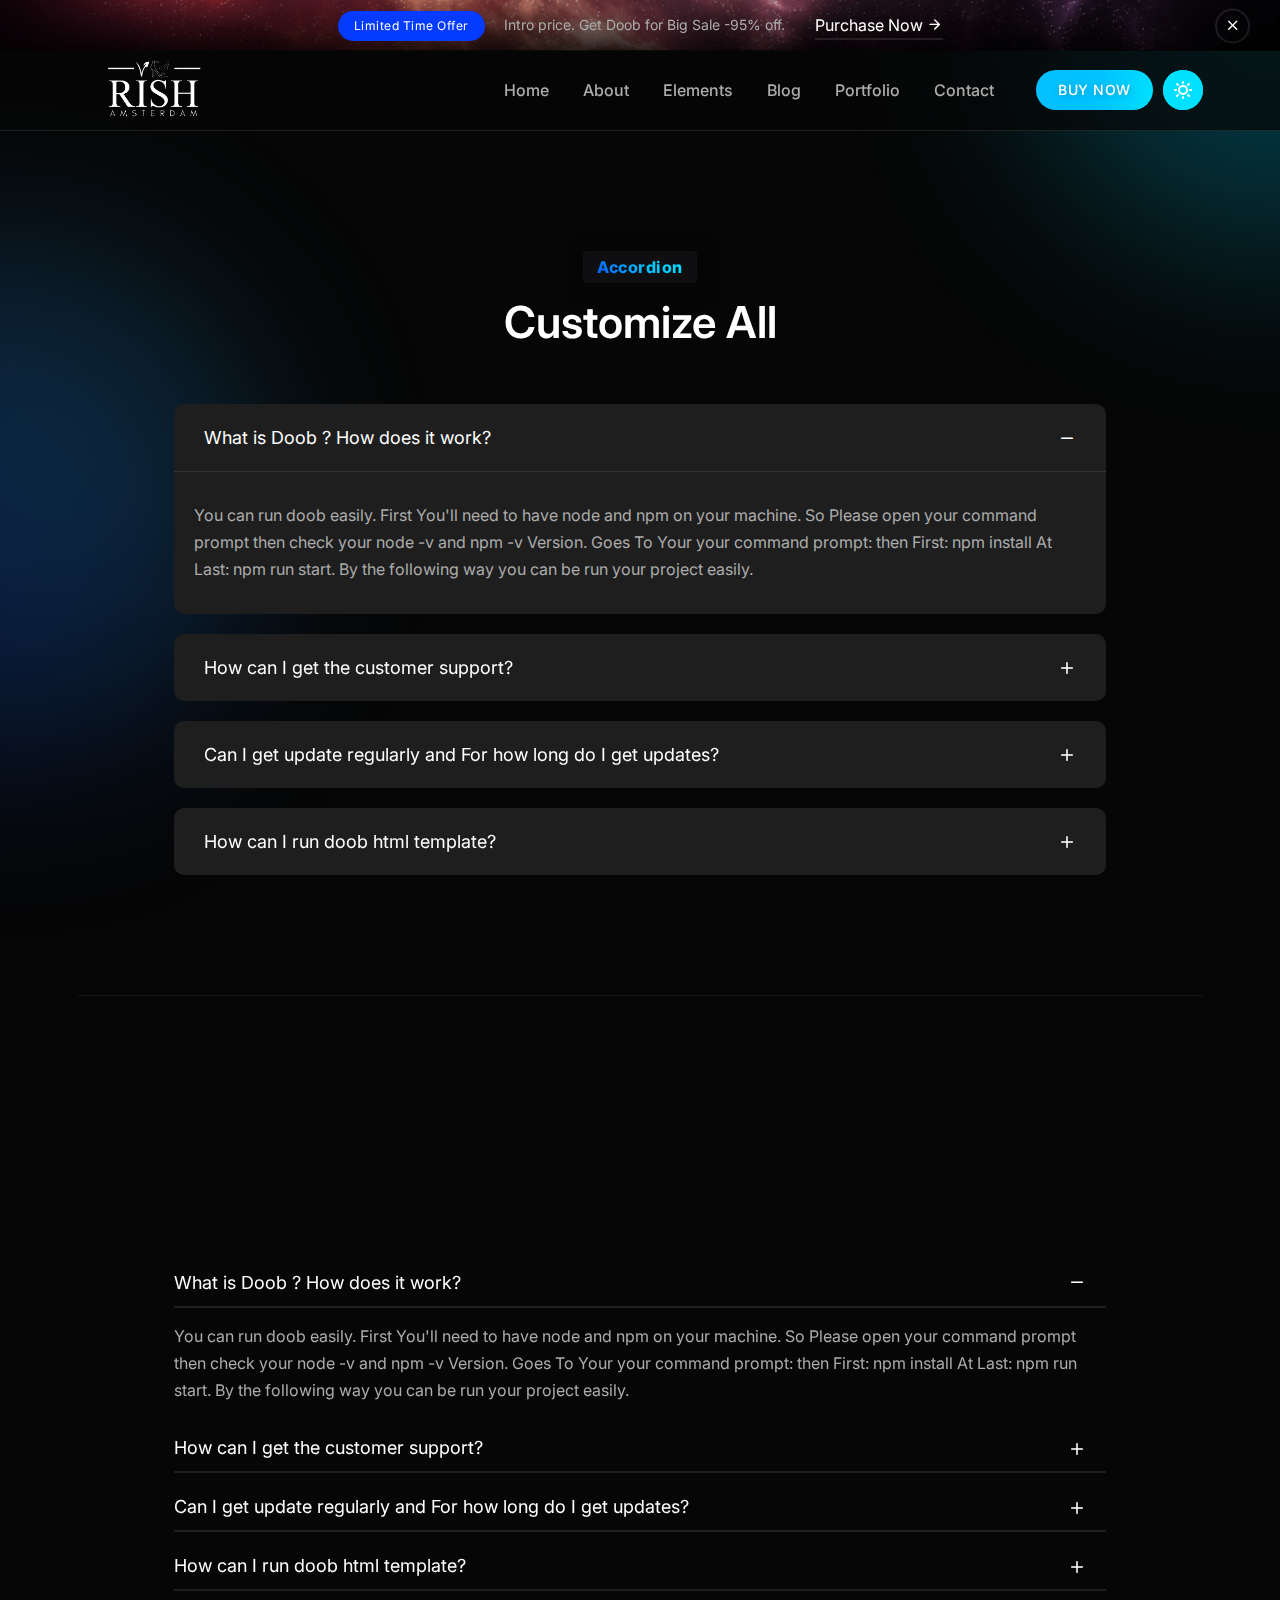
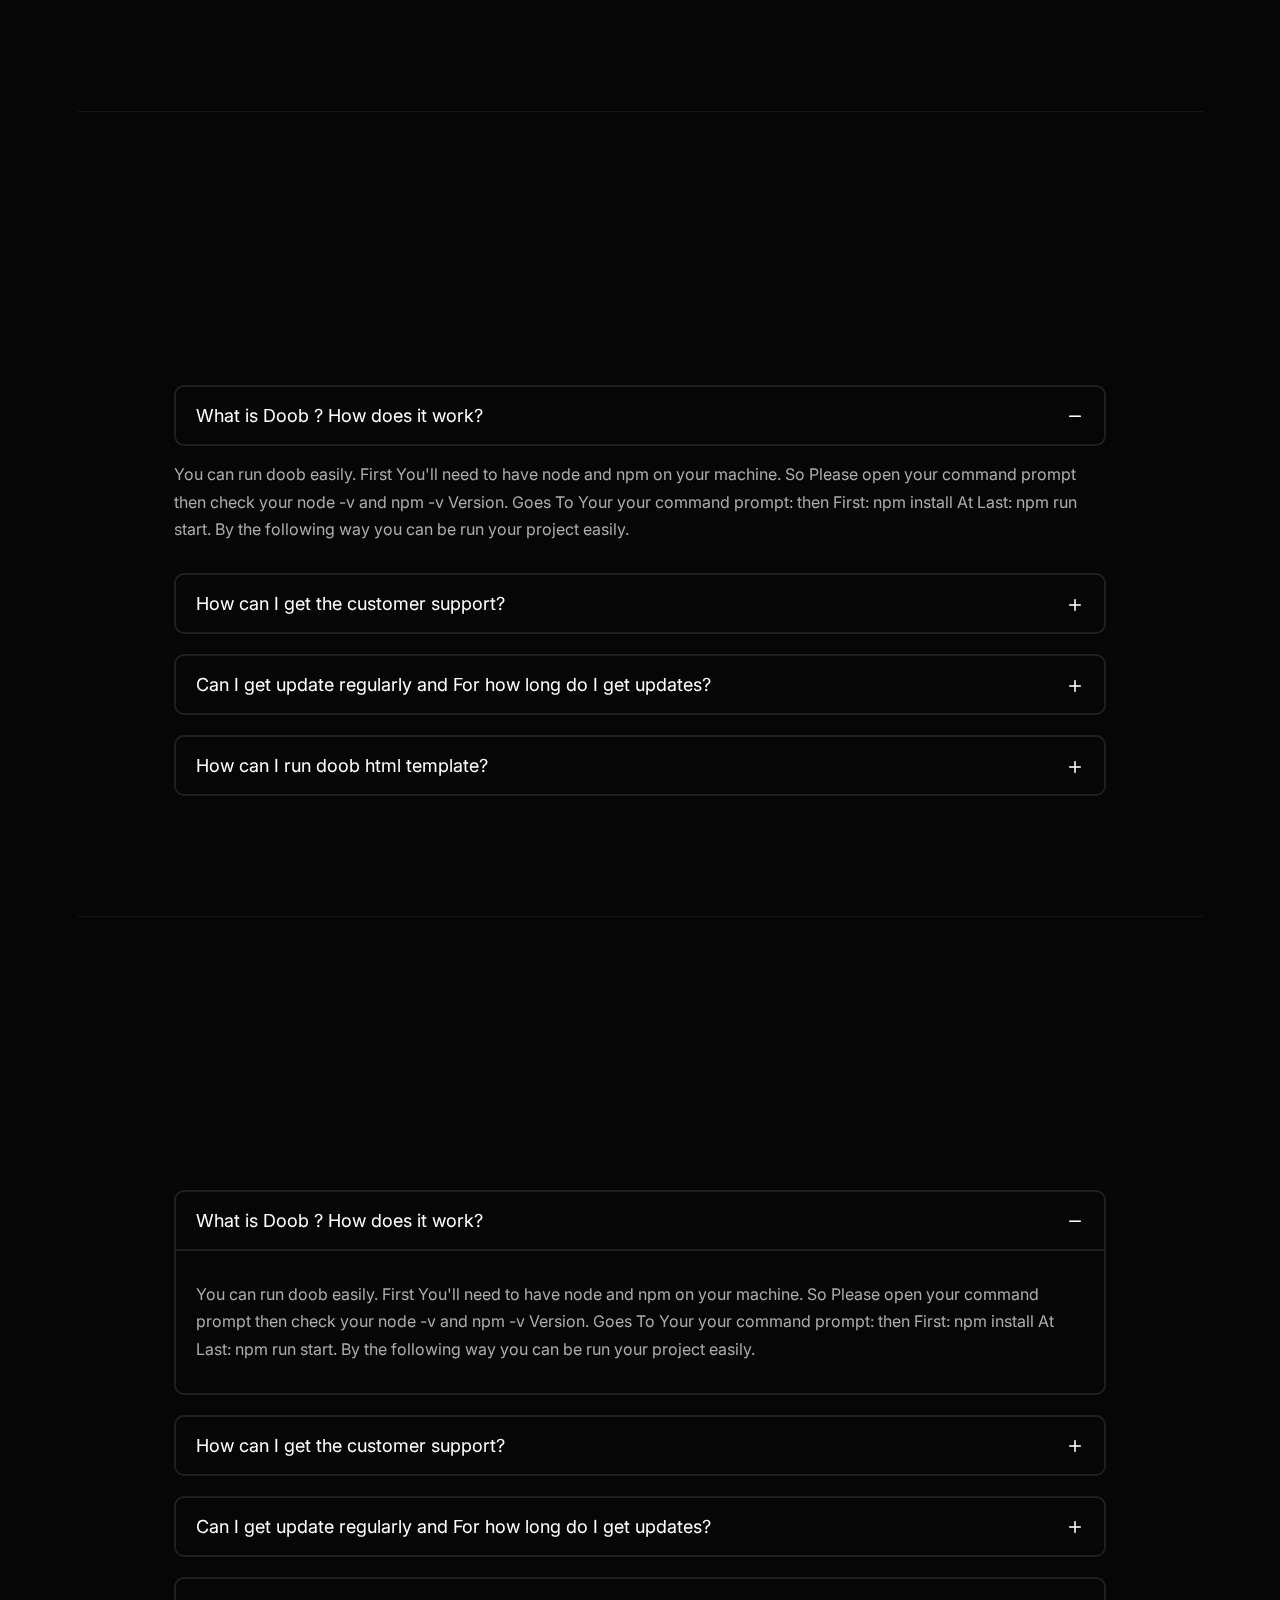
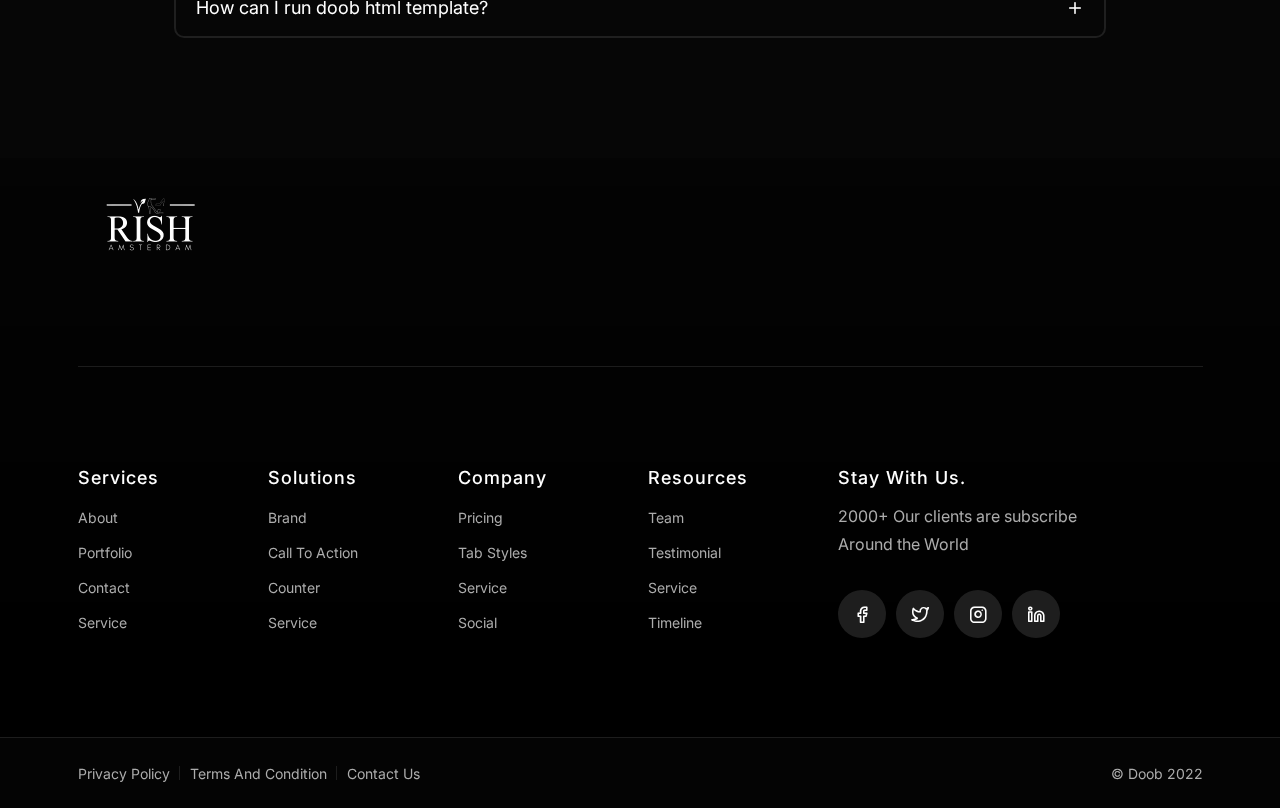
<file: accordion.html>
<!DOCTYPE html>
<html lang="en">

<head>
    <meta charset="UTF-8">
    <meta name="viewport" content="width=device-width, initial-scale=1.0">
    <meta name="theme-style-mode" content="1"> <!-- 0 == light, 1 == dark -->

    <title>Accordion || Doob Business and Consulting Bootstrap5 Template</title>
    <!-- Favicon -->
    <link rel="shortcut icon" type="image/x-icon" href="assets/images/favicon.png">
    <!-- CSS ============================================ -->
    <link rel="stylesheet" href="assets/css/vendor/bootstrap.min.css">
    <link rel="stylesheet" href="assets/css/plugins/animation.css">
    <link rel="stylesheet" href="assets/css/plugins/feature.css">
    <link rel="stylesheet" href="assets/css/plugins/magnify.min.css">
    <link rel="stylesheet" href="assets/css/plugins/slick.css">
    <link rel="stylesheet" href="assets/css/plugins/slick-theme.css">
    <link rel="stylesheet" href="assets/css/plugins/lightbox.css">
    <link rel="stylesheet" href="assets/css/style.css">
</head>

<body>
    <main class="page-wrapper">
        <!-- Start Header Top Area  -->
        <div class="header-top-news bg-image1">
            <div class="wrapper">
                <div class="container">
                    <div class="row">
                        <div class="col-lg-12">
                            <div class="inner">
                                <div class="content">
                                    <span class="rainbow-badge">Limited Time Offer</span>
                                    <span class="news-text">Intro price. Get Doob for Big Sale -95% off.</span>
                                </div>
                                <div class="right-button">
                                    <a class="btn-read-more" href="https://themeforest.net/checkout/from_item/34133466?license=regular">
                                        <span>Purchase Now <i class="feather-arrow-right"></i></span>
                                    </a>
                                </div>
                            </div>
                        </div>
                    </div>
                </div>
            </div>
            <div class="icon-close">
                <button class="close-button bgsection-activation">
                    <i class="feather-x"></i>
                </button>
            </div>
        </div>
        <!-- End Header Top Area  -->
        <!-- Start Header Area  -->
        <header class="rainbow-header header-default header-not-transparent header-sticky">
            <div class="container position-relative">
                <div class="row align-items-center row--0">
                    <div class="col-lg-3 col-md-6 col-4">
                        <div class="logo">
                            <a href="index.html">
                                <img class="logo-light" src="assets/images/logo/logo.png" alt="Corporate Logo">
                                <img class="logo-dark" src="assets/images/logo/logo-dark.png" alt="Corporate Logo">
                            </a>
                        </div>
                    </div>
                    <div class="col-lg-9 col-md-6 col-8 position-static">
                        <div class="header-right">

                            <nav class="mainmenu-nav d-none d-lg-block">
                                <ul class="mainmenu">
                                    <li class="with-megamenu has-menu-child-item position-relative"><a href="#">Home</a>
                                        <div class="rainbow-megamenu with-mega-item-2">
                                            <div class="wrapper">
                                                <div class="row row--0">
                                                    <div class="col-lg-6 single-mega-item">
                                                        <ul class="mega-menu-item">
                                                            <li><a href="index-landing.html">Sass Landing <span class="rainbow-badge-card">New</span></a></li>
                                                            <li><a href="index-application.html">Application <span class="rainbow-badge-card">New</span></a></li>
                                                            <li><a href="index-collaborate.html">Collaborate <span class="rainbow-badge-card">New</span></a></li>
                                                            <li><a href="index-business-consulting.html">Business Consulting</a></li>
                                                            <li><a href="index-business-consulting-2.html">Business Consulting 02</a></li>
                                                            <li><a href="index-magazine.html">Magazine <span class="rainbow-badge-card">New</span></a></li>
                                                            <li><a href="index-corporate.html">Corporate</a></li>
                                                            <li><a href="index-business.html">Business</a></li>
                                                            <li><a href="index-digital-agency.html">Digital Agency</a></li>
                                                            <li><a href="index-finance.html">Finance</a></li>
                                                            <li><a href="index-company.html">Company</a></li>
                                                            <li><a href="index-marketing-agency.html">Marketing Agency</a></li>
                                                        </ul>
                                                    </div>
                                                    <div class="col-lg-6 single-mega-item">
                                                        <ul class="mega-menu-item">
                                                            <li><a href="index-travel-agency.html">Travel Agency</a></li>
                                                            <li><a href="index-consulting.html">Consulting</a></li>
                                                            <li><a href="index-seo-agency.html">SEO Agency</a></li>
                                                            <li><a href="index-personal-portfolio.html">Personal Portfolio</a></li>
                                                            <li><a href="index-event-conference.html">Event Conference</a></li>
                                                            <li><a href="index-creative-portfolio.html">Creative Portfolio</a></li>
                                                            <li><a href="index-freelancer.html">Freelancer</a></li>
                                                            <li><a href="index-international-consulting.html">International Consulting</a></li>
                                                            <li><a href="index-startup.html">Startup</a></li>
                                                            <li><a href="index-web-agency.html">Web Agency</a></li>
                                                            <li><a href="index-corporate-one-page.html">Corporate One Page <span class="rainbow-badge-card">New</span></a></li>
                                                            <li><a href="index-photographer.html">Photographer <span class="rainbow-badge-card">New</span></a></li>
                                                        </ul>
                                                    </div>
                                                </div>
                                            </div>
                                        </div>
                                    </li>
                                    <li><a href="about.html">About</a></li>
                                    <li class="with-megamenu has-menu-child-item"><a href="#">Elements</a>
                                        <div class="rainbow-megamenu">
                                            <div class="wrapper">
                                                <div class="row row--0">
                                                    <div class="col-lg-3 single-mega-item">
                                                        <ul class="mega-menu-item">
                                                            <li><a href="button.html">Button</a></li>
                                                            <li><a href="service.html">Service</a></li>
                                                            <li><a href="counter.html">Counter</a></li>
                                                            <li><a href="progressbar.html">Progressbar</a></li>
                                                            <li><a href="accordion.html">Accordion</a></li>
                                                            <li><a href="social-share.html">Social Share</a></li>
                                                            <li><a href="blog-grid.html">Blog Grid</a></li>
                                                        </ul>
                                                    </div>
                                                    <div class="col-lg-3 single-mega-item">
                                                        <ul class="mega-menu-item">
                                                            <li><a href="team.html">Team</a></li>
                                                            <li><a href="portfolio.html">Portfolio</a></li>
                                                            <li><a href="testimonial.html">Testimonial</a></li>
                                                            <li><a href="timeline.html">Timeline</a></li>
                                                            <li><a href="tab.html">Tab</a></li>
                                                            <li><a href="pricing.html">Pricing</a></li>
                                                            <li><a href="split.html">Split Section</a></li>
                                                        </ul>
                                                    </div>
                                                    <div class="col-lg-3 single-mega-item">
                                                        <ul class="mega-menu-item">
                                                            <li><a href="call-to-action.html">Call To Action</a></li>
                                                            <li><a href="video.html">Video</a></li>
                                                            <li><a href="gallery.html">Gallery</a></li>
                                                            <li><a href="contact.html">Contact</a></li>
                                                            <li><a href="brand.html">Brand</a></li>
                                                            <li><a href="portfolio.html">Portfolio</a></li>
                                                            <li><a href="error.html">404</a></li>
                                                        </ul>
                                                    </div>
                                                    <div class="col-lg-3 single-mega-item">
                                                        <ul class="mega-menu-item">
                                                            <li><a href="advance-tab.html">Advance Tab <span
                                        class="rainbow-badge-card">Hot</span></a></li>
                                                            <li><a href="brand-carouse.html">Brand Carousel <span
                                        class="rainbow-badge-card">New</span></a></li>
                                                            <li><a href="advance-pricing.html">Advance Pricing <span
                                        class="rainbow-badge-card">Hot</span></a></li>
                                                            <li><a href="portfolio-details.html">Portfolio Details</a></li>
                                                            <li><a href="blog-details.html">Blog Details</a></li>
                                                            <li><a href="privacy-policy.html">Privacy Policy <span
                                class="rainbow-badge-card">New</span></a></li>
                                                            <li><a href="login.html">Profile <span
                                class="rainbow-badge-card">New</span></a></li>
                                                        </ul>
                                                    </div>
                                                </div>
                                            </div>
                                        </div>
                                    </li>

                                    <li class="has-droupdown has-menu-child-item"><a href="#">Blog</a>
                                        <ul class="submenu">
                                            <li><a href="blog-grid.html">Blog Grid</a></li>
                                            <li><a href="blog-grid-sidebar.html">Blog Grid Sidebar</a></li>
                                            <li><a href="blog-list-view.html">Blog List View</a></li>
                                            <li><a href="blog-list-sidebar.html">Blog List View Sidebar</a></li>
                                            <li><a href="blog-details.html">Blog Details</a></li>
                                        </ul>
                                    </li>

                                    <li class="has-droupdown has-menu-child-item"><a href="#">Portfolio</a>
                                        <ul class="submenu">
                                            <li><a href="portfolio.html">Portfolio Default</a></li>
                                            <li><a href="portfolio-three-column.html">Portfolio Three Column</a></li>
                                            <li><a href="portfolio-full-width.html">Portfolio Full Width</a></li>
                                            <li><a href="portfolio-grid-layout.html">Portfolio Grid Layout</a></li>
                                            <li><a href="portfolio-box-layout.html">Portfolio Box Layout</a></li>
                                            <li><a href="portfolio-details.html">Portfolio Details</a></li>
                                        </ul>
                                    </li>
                                    <li><a href="contact.html">Contact</a></li>
                                </ul>







                            </nav>

                            <!-- Start Header Btn  -->
                            <div class="header-btn">
                                <a class="btn-default btn-small round" target="_blank" href="https://themeforest.net/checkout/from_item/34133466?license=regular">BUY NOW</a>
                            </div>
                            <!-- End Header Btn  -->

                            <!-- Start Mobile-Menu-Bar -->
                            <div class="mobile-menu-bar ml--5 d-block d-lg-none">
                                <div class="hamberger">
                                    <button class="hamberger-button">
                                        <i class="feather-menu"></i>
                                    </button>
                                </div>
                            </div>
                            <!-- Start Mobile-Menu-Bar -->

                            <div id="my_switcher" class="my_switcher">
                                <ul>
                                    <li>
                                        <a href="javascript: void(0);" data-theme="light" class="setColor light">
                                            <img class="sun-image" src="assets/images/icons/sun-01.svg" alt="Sun images">
                                        </a>
                                    </li>
                                    <li>
                                        <a href="javascript: void(0);" data-theme="dark" class="setColor dark">
                                            <img class="Victor Image" src="assets/images/icons/vector.svg" alt="Vector Images">
                                        </a>
                                    </li>
                                </ul>
                            </div>

                        </div>
                    </div>
                </div>
            </div>
        </header>
        <!-- End Header Area  -->
        <div class="popup-mobile-menu">
            <div class="inner">
                <div class="header-top">
                    <div class="logo">
                        <a href="index.html">
                            <img class="logo-light" src="assets/images/logo/logo.png" alt="Corporate Logo">
                            <img class="logo-dark" src="assets/images/logo/logo-dark.png" alt="Corporate Logo">
                        </a>
                    </div>
                    <div class="close-menu">
                        <button class="close-button">
                            <i class="feather-x"></i>
                        </button>
                    </div>
                </div>
                <ul class="mainmenu">
                    <li class="with-megamenu has-menu-child-item position-relative"><a href="#">Home</a>
                        <div class="rainbow-megamenu with-mega-item-2">
                            <div class="wrapper">
                                <div class="row row--0">
                                    <div class="col-lg-6 single-mega-item">
                                        <ul class="mega-menu-item">
                                            <li><a href="index-landing.html">Sass Landing <span class="rainbow-badge-card">New</span></a></li>
                                            <li><a href="index-application.html">Application <span class="rainbow-badge-card">New</span></a></li>
                                            <li><a href="index-collaborate.html">Collaborate <span class="rainbow-badge-card">New</span></a></li>
                                            <li><a href="index-business-consulting.html">Business Consulting</a></li>
                                            <li><a href="index-business-consulting-2.html">Business Consulting 02</a></li>
                                            <li><a href="index-magazine.html">Magazine <span class="rainbow-badge-card">New</span></a></li>
                                            <li><a href="index-corporate.html">Corporate</a></li>
                                            <li><a href="index-business.html">Business</a></li>
                                            <li><a href="index-digital-agency.html">Digital Agency</a></li>
                                            <li><a href="index-finance.html">Finance</a></li>
                                            <li><a href="index-company.html">Company</a></li>
                                            <li><a href="index-marketing-agency.html">Marketing Agency</a></li>
                                        </ul>
                                    </div>
                                    <div class="col-lg-6 single-mega-item">
                                        <ul class="mega-menu-item">
                                            <li><a href="index-travel-agency.html">Travel Agency</a></li>
                                            <li><a href="index-consulting.html">Consulting</a></li>
                                            <li><a href="index-seo-agency.html">SEO Agency</a></li>
                                            <li><a href="index-personal-portfolio.html">Personal Portfolio</a></li>
                                            <li><a href="index-event-conference.html">Event Conference</a></li>
                                            <li><a href="index-creative-portfolio.html">Creative Portfolio</a></li>
                                            <li><a href="index-freelancer.html">Freelancer</a></li>
                                            <li><a href="index-international-consulting.html">International Consulting</a></li>
                                            <li><a href="index-startup.html">Startup</a></li>
                                            <li><a href="index-web-agency.html">Web Agency</a></li>
                                            <li><a href="index-corporate-one-page.html">Corporate One Page <span class="rainbow-badge-card">New</span></a></li>
                                            <li><a href="index-photographer.html">Photographer <span class="rainbow-badge-card">New</span></a></li>
                                        </ul>
                                    </div>
                                </div>
                            </div>
                        </div>
                    </li>
                    <li><a href="about.html">About</a></li>
                    <li class="with-megamenu has-menu-child-item"><a href="#">Elements</a>
                        <div class="rainbow-megamenu">
                            <div class="wrapper">
                                <div class="row row--0">
                                    <div class="col-lg-3 single-mega-item">
                                        <ul class="mega-menu-item">
                                            <li><a href="button.html">Button</a></li>
                                            <li><a href="service.html">Service</a></li>
                                            <li><a href="counter.html">Counter</a></li>
                                            <li><a href="progressbar.html">Progressbar</a></li>
                                            <li><a href="accordion.html">Accordion</a></li>
                                            <li><a href="social-share.html">Social Share</a></li>
                                            <li><a href="blog-grid.html">Blog Grid</a></li>
                                        </ul>
                                    </div>
                                    <div class="col-lg-3 single-mega-item">
                                        <ul class="mega-menu-item">
                                            <li><a href="team.html">Team</a></li>
                                            <li><a href="portfolio.html">Portfolio</a></li>
                                            <li><a href="testimonial.html">Testimonial</a></li>
                                            <li><a href="timeline.html">Timeline</a></li>
                                            <li><a href="tab.html">Tab</a></li>
                                            <li><a href="pricing.html">Pricing</a></li>
                                            <li><a href="split.html">Split Section</a></li>
                                        </ul>
                                    </div>
                                    <div class="col-lg-3 single-mega-item">
                                        <ul class="mega-menu-item">
                                            <li><a href="call-to-action.html">Call To Action</a></li>
                                            <li><a href="video.html">Video</a></li>
                                            <li><a href="gallery.html">Gallery</a></li>
                                            <li><a href="contact.html">Contact</a></li>
                                            <li><a href="brand.html">Brand</a></li>
                                            <li><a href="portfolio.html">Portfolio</a></li>
                                            <li><a href="error.html">404</a></li>
                                        </ul>
                                    </div>
                                    <div class="col-lg-3 single-mega-item">
                                        <ul class="mega-menu-item">
                                            <li><a href="advance-tab.html">Advance Tab <span
                                        class="rainbow-badge-card">Hot</span></a></li>
                                            <li><a href="brand-carouse.html">Brand Carousel <span
                                        class="rainbow-badge-card">New</span></a></li>
                                            <li><a href="advance-pricing.html">Advance Pricing <span
                                        class="rainbow-badge-card">Hot</span></a></li>
                                            <li><a href="portfolio-details.html">Portfolio Details</a></li>
                                            <li><a href="blog-details.html">Blog Details</a></li>
                                            <li><a href="privacy-policy.html">Privacy Policy <span
                                class="rainbow-badge-card">New</span></a></li>
                                            <li><a href="login.html">Profile <span
                                class="rainbow-badge-card">New</span></a></li>
                                        </ul>
                                    </div>
                                </div>
                            </div>
                        </div>
                    </li>

                    <li class="has-droupdown has-menu-child-item"><a href="#">Blog</a>
                        <ul class="submenu">
                            <li><a href="blog-grid.html">Blog Grid</a></li>
                            <li><a href="blog-grid-sidebar.html">Blog Grid Sidebar</a></li>
                            <li><a href="blog-list-view.html">Blog List View</a></li>
                            <li><a href="blog-list-sidebar.html">Blog List View Sidebar</a></li>
                            <li><a href="blog-details.html">Blog Details</a></li>
                        </ul>
                    </li>

                    <li class="has-droupdown has-menu-child-item"><a href="#">Portfolio</a>
                        <ul class="submenu">
                            <li><a href="portfolio.html">Portfolio Default</a></li>
                            <li><a href="portfolio-three-column.html">Portfolio Three Column</a></li>
                            <li><a href="portfolio-full-width.html">Portfolio Full Width</a></li>
                            <li><a href="portfolio-grid-layout.html">Portfolio Grid Layout</a></li>
                            <li><a href="portfolio-box-layout.html">Portfolio Box Layout</a></li>
                            <li><a href="portfolio-details.html">Portfolio Details</a></li>
                        </ul>
                    </li>
                    <li><a href="contact.html">Contact</a></li>
                </ul>







            </div>
        </div>

        <!-- Start Theme Style  -->
        <div>
            <div class="rainbow-gradient-circle"></div>
            <div class="rainbow-gradient-circle theme-pink"></div>
        </div>
        <!-- End Theme Style  -->



        <!-- Start Main Accordion  -->
        <div class="main-content">

            <!-- Start Accordion-1 Area  -->
            <div class="rainbow-accordion-area rainbow-section-gap">
                <div class="container">
                    <div class="row">
                        <div class="col-lg-10 offset-lg-1">
                            <div class="section-title text-center" data-sal="slide-up" data-sal-duration="700" data-sal-delay="100">
                                <h4 class="subtitle "><span class="theme-gradient">Accordion</span></h4>
                                <h2 class="title w-600 mb--20">Customize All</h2>
                            </div>
                        </div>
                    </div>
                    <div class="row mt--35 row--20">
                        <div class="col-lg-10 offset-lg-1">
                            <div class="rainbow-accordion-style  accordion">
                                <div class="accordion" id="accordionExamplea">
                                    <div class="accordion-item card">
                                        <h2 class="accordion-header card-header" id="headingOne">
                                            <button class="accordion-button" type="button" data-bs-toggle="collapse" data-bs-target="#collapseOne" aria-expanded="true" aria-controls="collapseOne">
                                                What is Doob ? How does it work?
                                            </button>
                                        </h2>
                                        <div id="collapseOne" class="accordion-collapse collapse show" aria-labelledby="headingOne" data-bs-parent="#accordionExamplea">
                                            <div class="accordion-body card-body">
                                                You can run doob easily. First You'll need to have node and npm on your
                                                machine. So Please open your command prompt then check your node -v and
                                                npm -v Version. Goes To Your your command prompt: then First: npm
                                                install At Last: npm run start. By the following way you can be run your
                                                project easily.
                                            </div>
                                        </div>
                                    </div>

                                    <div class="accordion-item card">
                                        <h2 class="accordion-header card-header" id="headingTwo">
                                            <button class="accordion-button collapsed" type="button" data-bs-toggle="collapse" data-bs-target="#collapseTwo" aria-expanded="false" aria-controls="collapseTwo">
                                                How can I get the customer support?
                                            </button>
                                        </h2>
                                        <div id="collapseTwo" class="accordion-collapse collapse" aria-labelledby="headingTwo" data-bs-parent="#accordionExamplea">
                                            <div class="accordion-body card-body">
                                                After purchasing the product need you any support you can be share with
                                                us with sending mail to rainbowit10@gmail.com.
                                            </div>
                                        </div>
                                    </div>

                                    <div class="accordion-item card">
                                        <h2 class="accordion-header card-header" id="headingThree">
                                            <button class="accordion-button collapsed" type="button" data-bs-toggle="collapse" data-bs-target="#collapseThree" aria-expanded="false" aria-controls="collapseThree">
                                                Can I get update regularly and For how long do I get updates?
                                            </button>
                                        </h2>
                                        <div id="collapseThree" class="accordion-collapse collapse" aria-labelledby="headingThree" data-bs-parent="#accordionExamplea">
                                            <div class="accordion-body card-body">
                                                Yes, We will get update the Trydo. And you can get it any time. Next
                                                time we will comes with more feature. You can be get update for
                                                unlimited times. Our dedicated team works for update.
                                            </div>
                                        </div>
                                    </div>

                                    <div class="accordion-item card">
                                        <h2 class="accordion-header card-header" id="headingFour">
                                            <button class="accordion-button collapsed" type="button" data-bs-toggle="collapse" data-bs-target="#collapseFour" aria-expanded="false" aria-controls="collapseFour">
                                                How can I run doob html template?
                                            </button>
                                        </h2>
                                        <div id="collapseFour" class="accordion-collapse collapse" aria-labelledby="headingFour" data-bs-parent="#accordionExamplea">
                                            <div class="accordion-body card-body">
                                                You can run doob easily. First You'll need to have node and npm on your
                                                machine. So Please open your command prompt then check your node -v and
                                                npm -v Version. Goes To Your your command prompt: then First: npm
                                                install At Last: npm run start. By the following way you can be run your
                                                project easily.
                                            </div>
                                        </div>
                                    </div>

                                </div>
                            </div>
                        </div>
                    </div>
                </div>
            </div>
            <!-- End Accordion-1 Area  -->


            <!-- Start Seperator Area  -->
            <div class="rbt-separator-mid">
                <div class="container">
                    <hr class="rbt-separator m-0">
                </div>
            </div>
            <!-- End Seperator Area  -->

            <!-- Start Accordion-2 Area  -->
            <div class="rainbow-accordion-area rainbow-section-gap">
                <div class="container">
                    <div class="row">
                        <div class="col-lg-10 offset-lg-1">
                            <div class="section-title text-center" data-sal="slide-up" data-sal-duration="700" data-sal-delay="100">
                                <h4 class="subtitle "><span class="theme-gradient">Accordion</span></h4>
                                <h2 class="title w-600 mb--20">Customize All</h2>
                            </div>
                        </div>
                    </div>
                    <div class="row mt--35 row--20">
                        <div class="col-lg-10 offset-lg-1">
                            <div class="rainbow-accordion-style rainbow-accordion-02 accordion">
                                <div class="accordion" id="accordionExampleb">
                                    <div class="accordion-item card">
                                        <h2 class="accordion-header card-header" id="headingFive">
                                            <button class="accordion-button" type="button" data-bs-toggle="collapse" data-bs-target="#collapseFive" aria-expanded="true" aria-controls="collapseFive">
                                                What is Doob ? How does it work?
                                            </button>
                                        </h2>
                                        <div id="collapseFive" class="accordion-collapse collapse show" aria-labelledby="headingFive" data-bs-parent="#accordionExampleb">
                                            <div class="accordion-body card-body">
                                                You can run doob easily. First You'll need to have node and npm on your
                                                machine. So Please open your command prompt then check your node -v and
                                                npm -v Version. Goes To Your your command prompt: then First: npm
                                                install At Last: npm run start. By the following way you can be run your
                                                project easily.
                                            </div>
                                        </div>
                                    </div>

                                    <div class="accordion-item card">
                                        <h2 class="accordion-header card-header" id="headingSix">
                                            <button class="accordion-button collapsed" type="button" data-bs-toggle="collapse" data-bs-target="#collapseSix" aria-expanded="false" aria-controls="collapseSix">
                                                How can I get the customer support?
                                            </button>
                                        </h2>
                                        <div id="collapseSix" class="accordion-collapse collapse" aria-labelledby="headingSix" data-bs-parent="#accordionExampleb">
                                            <div class="accordion-body card-body">
                                                After purchasing the product need you any support you can be share with
                                                us with sending mail to rainbowit10@gmail.com.
                                            </div>
                                        </div>
                                    </div>

                                    <div class="accordion-item card">
                                        <h2 class="accordion-header card-header" id="headingSeven">
                                            <button class="accordion-button collapsed" type="button" data-bs-toggle="collapse" data-bs-target="#collapseSeven" aria-expanded="false" aria-controls="collapseSeven">
                                                Can I get update regularly and For how long do I get updates?
                                            </button>
                                        </h2>
                                        <div id="collapseSeven" class="accordion-collapse collapse" aria-labelledby="headingSeven" data-bs-parent="#accordionExampleb">
                                            <div class="accordion-body card-body">
                                                Yes, We will get update the Trydo. And you can get it any time. Next
                                                time we will comes with more feature. You can be get update for
                                                unlimited times. Our dedicated team works for update.
                                            </div>
                                        </div>
                                    </div>

                                    <div class="accordion-item card">
                                        <h2 class="accordion-header card-header" id="headingEight">
                                            <button class="accordion-button collapsed" type="button" data-bs-toggle="collapse" data-bs-target="#collapseEight" aria-expanded="false" aria-controls="collapseEight">
                                                How can I run doob html template?
                                            </button>
                                        </h2>
                                        <div id="collapseEight" class="accordion-collapse collapse" aria-labelledby="headingEight" data-bs-parent="#accordionExampleb">
                                            <div class="accordion-body card-body">
                                                You can run doob easily. First You'll need to have node and npm on your
                                                machine. So Please open your command prompt then check your node -v and
                                                npm -v Version. Goes To Your your command prompt: then First: npm
                                                install At Last: npm run start. By the following way you can be run your
                                                project easily.
                                            </div>
                                        </div>
                                    </div>
                                </div>
                            </div>
                        </div>
                    </div>
                </div>
            </div>

            <!-- End Accordion-2 Area  -->

            <!-- Start Seperator Area  -->
            <div class="rbt-separator-mid">
                <div class="container">
                    <hr class="rbt-separator m-0">
                </div>
            </div>
            <!-- End Seperator Area  -->



            <!-- Start Accordion-3 Area  -->
            <div class="rainbow-accordion-area rainbow-section-gap">
                <div class="container">
                    <div class="row">
                        <div class="col-lg-10 offset-lg-1">
                            <div class="section-title text-center" data-sal="slide-up" data-sal-duration="700" data-sal-delay="100">
                                <h4 class="subtitle "><span class="theme-gradient">Accordion</span></h4>
                                <h2 class="title w-600 mb--20">Customize All</h2>
                            </div>
                        </div>
                    </div>
                    <div class="row mt--35 row--20">
                        <div class="col-lg-10 offset-lg-1">
                            <div class="rainbow-accordion-style rainbow-accordion-03 accordion">
                                <div class="accordion" id="accordionExamplec">
                                    <div class="accordion-item card">
                                        <h2 class="accordion-header card-header" id="headingNine">
                                            <button class="accordion-button" type="button" data-bs-toggle="collapse" data-bs-target="#collapseNine" aria-expanded="true" aria-controls="collapseNine">
                                                What is Doob ? How does it work?
                                            </button>
                                        </h2>
                                        <div id="collapseNine" class="accordion-collapse collapse show" aria-labelledby="headingNine" data-bs-parent="#accordionExamplec">
                                            <div class="accordion-body card-body">
                                                You can run doob easily. First You'll need to have node and npm on your
                                                machine. So Please open your command prompt then check your node -v and
                                                npm -v Version. Goes To Your your command prompt: then First: npm
                                                install At Last: npm run start. By the following way you can be run your
                                                project easily.
                                            </div>
                                        </div>
                                    </div>

                                    <div class="accordion-item card">
                                        <h2 class="accordion-header card-header" id="headingTen">
                                            <button class="accordion-button collapsed" type="button" data-bs-toggle="collapse" data-bs-target="#collapseTen" aria-expanded="false" aria-controls="collapseTen">
                                                How can I get the customer support?
                                            </button>
                                        </h2>
                                        <div id="collapseTen" class="accordion-collapse collapse" aria-labelledby="headingTen" data-bs-parent="#accordionExamplec">
                                            <div class="accordion-body card-body">
                                                After purchasing the product need you any support you can be share with
                                                us with sending mail to rainbowit10@gmail.com.
                                            </div>
                                        </div>
                                    </div>

                                    <div class="accordion-item card">
                                        <h2 class="accordion-header card-header" id="headingEleven">
                                            <button class="accordion-button collapsed" type="button" data-bs-toggle="collapse" data-bs-target="#collapseEleven" aria-expanded="false" aria-controls="collapseEleven">
                                                Can I get update regularly and For how long do I get updates?
                                            </button>
                                        </h2>
                                        <div id="collapseEleven" class="accordion-collapse collapse" aria-labelledby="headingEleven" data-bs-parent="#accordionExamplec">
                                            <div class="accordion-body card-body">
                                                Yes, We will get update the Trydo. And you can get it any time. Next
                                                time we will comes with more feature. You can be get update for
                                                unlimited times. Our dedicated team works for update.
                                            </div>
                                        </div>
                                    </div>

                                    <div class="accordion-item card">
                                        <h2 class="accordion-header card-header" id="headingTwelve">
                                            <button class="accordion-button collapsed" type="button" data-bs-toggle="collapse" data-bs-target="#collapseTwelve" aria-expanded="false" aria-controls="collapseTwelve">
                                                How can I run doob html template?
                                            </button>
                                        </h2>
                                        <div id="collapseTwelve" class="accordion-collapse collapse" aria-labelledby="headingTwelve" data-bs-parent="#accordionExamplec">
                                            <div class="accordion-body card-body">
                                                You can run doob easily. First You'll need to have node and npm on your
                                                machine. So Please open your command prompt then check your node -v and
                                                npm -v Version. Goes To Your your command prompt: then First: npm
                                                install At Last: npm run start. By the following way you can be run your
                                                project easily.
                                            </div>
                                        </div>
                                    </div>
                                </div>
                            </div>
                        </div>
                    </div>
                </div>
            </div>

            <!-- End Accordion-3 Area  -->

            <!-- Start Seperator Area  -->
            <div class="rbt-separator-mid">
                <div class="container">
                    <hr class="rbt-separator m-0">
                </div>
            </div>
            <!-- End Seperator Area  -->


            <!-- Start Accordion-4 Area  -->
            <div class="rainbow-accordion-area rainbow-section-gap">
                <div class="container">
                    <div class="row">
                        <div class="col-lg-10 offset-lg-1">
                            <div class="section-title text-center" data-sal="slide-up" data-sal-duration="700" data-sal-delay="100">
                                <h4 class="subtitle "><span class="theme-gradient">Accordion</span></h4>
                                <h2 class="title w-600 mb--20">Customize All</h2>
                            </div>
                        </div>
                    </div>
                    <div class="row mt--35 row--20">
                        <div class="col-lg-10 offset-lg-1">
                            <div class="rainbow-accordion-style rainbow-accordion-04 accordion">
                                <div class="accordion" id="accordionExampled">
                                    <div class="accordion-item card">
                                        <h2 class="accordion-header card-header" id="headingFive">
                                            <button class="accordion-button" type="button" data-bs-toggle="collapse" data-bs-target="#collapseFive" aria-expanded="true" aria-controls="collapseFive">
                                                What is Doob ? How does it work?
                                            </button>
                                        </h2>
                                        <div id="collapseFive" class="accordion-collapse collapse show" aria-labelledby="headingFive" data-bs-parent="#accordionExampled">
                                            <div class="accordion-body card-body">
                                                You can run doob easily. First You'll need to have node and npm on your
                                                machine. So Please open your command prompt then check your node -v and
                                                npm -v Version. Goes To Your your command prompt: then First: npm
                                                install At Last: npm run start. By the following way you can be run your
                                                project easily.
                                            </div>
                                        </div>
                                    </div>

                                    <div class="accordion-item card">
                                        <h2 class="accordion-header card-header" id="headingSix">
                                            <button class="accordion-button collapsed" type="button" data-bs-toggle="collapse" data-bs-target="#collapseSix" aria-expanded="false" aria-controls="collapseSix">
                                                How can I get the customer support?
                                            </button>
                                        </h2>
                                        <div id="collapseSix" class="accordion-collapse collapse" aria-labelledby="headingSix" data-bs-parent="#accordionExampled">
                                            <div class="accordion-body card-body">
                                                After purchasing the product need you any support you can be share with
                                                us with sending mail to rainbowit10@gmail.com.
                                            </div>
                                        </div>
                                    </div>

                                    <div class="accordion-item card">
                                        <h2 class="accordion-header card-header" id="headingSeven">
                                            <button class="accordion-button collapsed" type="button" data-bs-toggle="collapse" data-bs-target="#collapseSeven" aria-expanded="false" aria-controls="collapseSeven">
                                                Can I get update regularly and For how long do I get updates?
                                            </button>
                                        </h2>
                                        <div id="collapseSeven" class="accordion-collapse collapse" aria-labelledby="headingSeven" data-bs-parent="#accordionExampled">
                                            <div class="accordion-body card-body">
                                                Yes, We will get update the Trydo. And you can get it any time. Next
                                                time we will comes with more feature. You can be get update for
                                                unlimited times. Our dedicated team works for update.
                                            </div>
                                        </div>
                                    </div>

                                    <div class="accordion-item card">
                                        <h2 class="accordion-header card-header" id="headingEight">
                                            <button class="accordion-button collapsed" type="button" data-bs-toggle="collapse" data-bs-target="#collapseEight" aria-expanded="false" aria-controls="collapseEight">
                                                How can I run doob html template?
                                            </button>
                                        </h2>
                                        <div id="collapseEight" class="accordion-collapse collapse" aria-labelledby="headingEight" data-bs-parent="#accordionExampled">
                                            <div class="accordion-body card-body">
                                                You can run doob easily. First You'll need to have node and npm on your
                                                machine. So Please open your command prompt then check your node -v and
                                                npm -v Version. Goes To Your your command prompt: then First: npm
                                                install At Last: npm run start. By the following way you can be run your
                                                project easily.
                                            </div>
                                        </div>
                                    </div>
                                </div>
                            </div>
                        </div>
                    </div>
                </div>
            </div>
            <!-- End Accordion-4 Area  -->
        </div>
        <!-- End Main Accordion  -->

        <!-- Start Footer Area  -->
        <footer class="rainbow-footer footer-style-default variation-two">
            <div class="rainbow-callto-action clltoaction-style-default style-7">
                <div class="container">
                    <div class="row row--0 align-items-center content-wrapper">
                        <div class="col-lg-8 col-md-8">
                            <div class="inner">
                                <div class="content text-left">
                                    <div class="logo">
                                        <a href="index.html">
                                            <img class="logo-light" src="assets/images/logo/logo.png" alt="Corporate Logo">
                                            <img class="logo-dark" src="assets/images/logo/logo-dark.png" alt="Corporate Logo">
                                        </a>
                                    </div>
                                    <p class="subtitle" data-sal="slide-up" data-sal-duration="400" data-sal-delay="150">If you want to create a corporate template you can purshace now
                                        our doob
                                        template.</p>
                                </div>
                            </div>
                        </div>
                        <div class="col-lg-4 col-md-4" data-sal="slide-up" data-sal-duration="400" data-sal-delay="150">
                            <div class="call-to-btn text-left mt_sm--20 text-lg-right">
                                <a class="btn-default" href="https://themeforest.net/checkout/from_item/34133466?license=regular">Purchase Doob
                                    <i class="feather-arrow-right"></i>
                                </a>
                            </div>
                        </div>
                    </div>
                </div>
            </div>
            <div class="footer-top">
                <div class="container">
                    <div class="row">
                        <div class="col-lg-2 col-md-6 col-sm-6 col-12">
                            <div class="rainbow-footer-widget">
                                <h4 class="title">Services</h4>
                                <div class="inner">
                                    <ul class="footer-link link-hover">
                                        <li><a href="about.html">About</a></li>
                                        <li><a href="portfolio.html">Portfolio</a></li>
                                        <li><a href="contact.html">Contact</a></li>
                                        <li><a href="service.html">Service</a></li>
                                    </ul>
                                </div>
                            </div>
                        </div>
                        <div class="col-lg-2 col-md-6 col-sm-6 col-12">
                            <div class="rainbow-footer-widget">
                                <div class="widget-menu-top">
                                    <h4 class="title">Solutions</h4>
                                    <div class="inner">
                                        <ul class="footer-link link-hover">
                                            <li><a href="brand.html">Brand</a></li>
                                            <li><a href="call-to-action.html">call To Action</a></li>
                                            <li><a href="counter.html">Counter</a></li>
                                            <li><a href="service.html">Service</a></li>
                                        </ul>
                                    </div>
                                </div>
                            </div>
                        </div>
                        <div class="col-lg-2 col-md-6 col-sm-6 col-12">
                            <div class="rainbow-footer-widget">
                                <h4 class="title">Company</h4>
                                <div class="inner">
                                    <ul class="footer-link link-hover">
                                        <li><a href="pricing.html">Pricing</a></li>
                                        <li><a href="tab.html">Tab Styles</a></li>
                                        <li><a href="service.html">Service</a></li>
                                        <li><a href="social-share.html">Social</a></li>
                                    </ul>
                                </div>
                            </div>
                        </div>
                        <div class="col-lg-2 col-md-6 col-sm-6 col-12">
                            <div class="rainbow-footer-widget">
                                <h4 class="title">Resources</h4>
                                <div class="inner">
                                    <ul class="footer-link link-hover">
                                        <li><a href="team.html">Team</a></li>
                                        <li><a href="testimonial.html">Testimonial</a></li>
                                        <li><a href="service.html">Service</a></li>
                                        <li><a href="timeline.html">Timeline</a></li>
                                    </ul>
                                </div>
                            </div>
                        </div>
                        <div class="col-lg-4 col-md-6 col-sm-6 col-12">
                            <div class="rainbow-footer-widget">
                                <h4 class="title">Stay With Us.</h4>
                                <div class="inner">
                                    <h6 class="subtitle">2000+ Our clients are subscribe Around the World</h6>
                                    <ul class="social-icon social-default justify-content-start">
                                        <li><a href="https://www.facebook.com/">
                                                <i class="feather-facebook"></i>
                                            </a>
                                        </li>
                                        <li><a href="https://www.twitter.com">
                                                <i class="feather-twitter"></i>
                                            </a>
                                        </li>
                                        <li><a href="https://www.instagram.com/">
                                                <i class="feather-instagram"></i>
                                            </a>
                                        </li>
                                        <li><a href="https://www.linkdin.com/">
                                                <i class="feather-linkedin"></i>
                                            </a>
                                        </li>
                                    </ul>
                                </div>
                            </div>
                        </div>
                    </div>
                </div>
            </div>
        </footer>
        <!-- End Footer Area  -->
        <!-- Start Copy Right Area  -->
        <div class="copyright-area copyright-style-one">
            <div class="container">
                <div class="row align-items-center">
                    <div class="col-lg-6 col-md-8 col-sm-12 col-12">
                        <div class="copyright-left">
                            <ul class="ft-menu link-hover">
                                <li>
                                    <a href="privacy-policy.html">Privacy Policy</a>
                                </li>
                                <li>
                                    <a href="#">Terms And Condition</a>
                                </li>
                                <li>
                                    <a href="contact.html">Contact Us</a>
                                </li>
                            </ul>
                        </div>
                    </div>
                    <div class="col-lg-6 col-md-4 col-sm-12 col-12">
                        <div class="copyright-right text-center text-lg-end">
                            <p class="copyright-text">© Doob 2022</p>
                        </div>
                    </div>
                </div>
            </div>
        </div>
        <!-- End Copy Right Area  -->
    </main>
    <!-- Start Top To Bottom Area  -->
    <div class="rainbow-back-top">
        <i class="feather-arrow-up"></i>
    </div>
    <!-- End Top To Bottom Area  -->
    <!-- JS
============================================ -->
    <script src="assets/js/vendor/modernizr.min.js"></script>
    <script src="assets/js/vendor/jquery.min.js"></script>
    <script src="assets/js/vendor/bootstrap.min.js"></script>
    <script src="assets/js/vendor/popper.min.js"></script>
    <script src="assets/js/vendor/waypoint.min.js"></script>
    <script src="assets/js/vendor/wow.min.js"></script>
    <script src="assets/js/vendor/counterup.min.js"></script>
    <script src="assets/js/vendor/feather.min.js"></script>
    <script src="assets/js/vendor/sal.min.js"></script>
    <script src="assets/js/vendor/masonry.js"></script>
    <script src="assets/js/vendor/imageloaded.js"></script>
    <script src="assets/js/vendor/magnify.min.js"></script>
    <script src="assets/js/vendor/lightbox.js"></script>
    <script src="assets/js/vendor/slick.min.js"></script>
    <script src="assets/js/vendor/easypie.js"></script>
    <script src="assets/js/vendor/text-type.js"></script>
    <script src="assets/js/vendor/jquery.style.swicher.js"></script>
    <script src="assets/js/vendor/js.cookie.js"></script>
    <script src="assets/js/vendor/jquery-one-page-nav.js"></script>
    <!-- Main JS -->
    <script src="assets/js/main.js"></script>
</body>

</html>
</file>
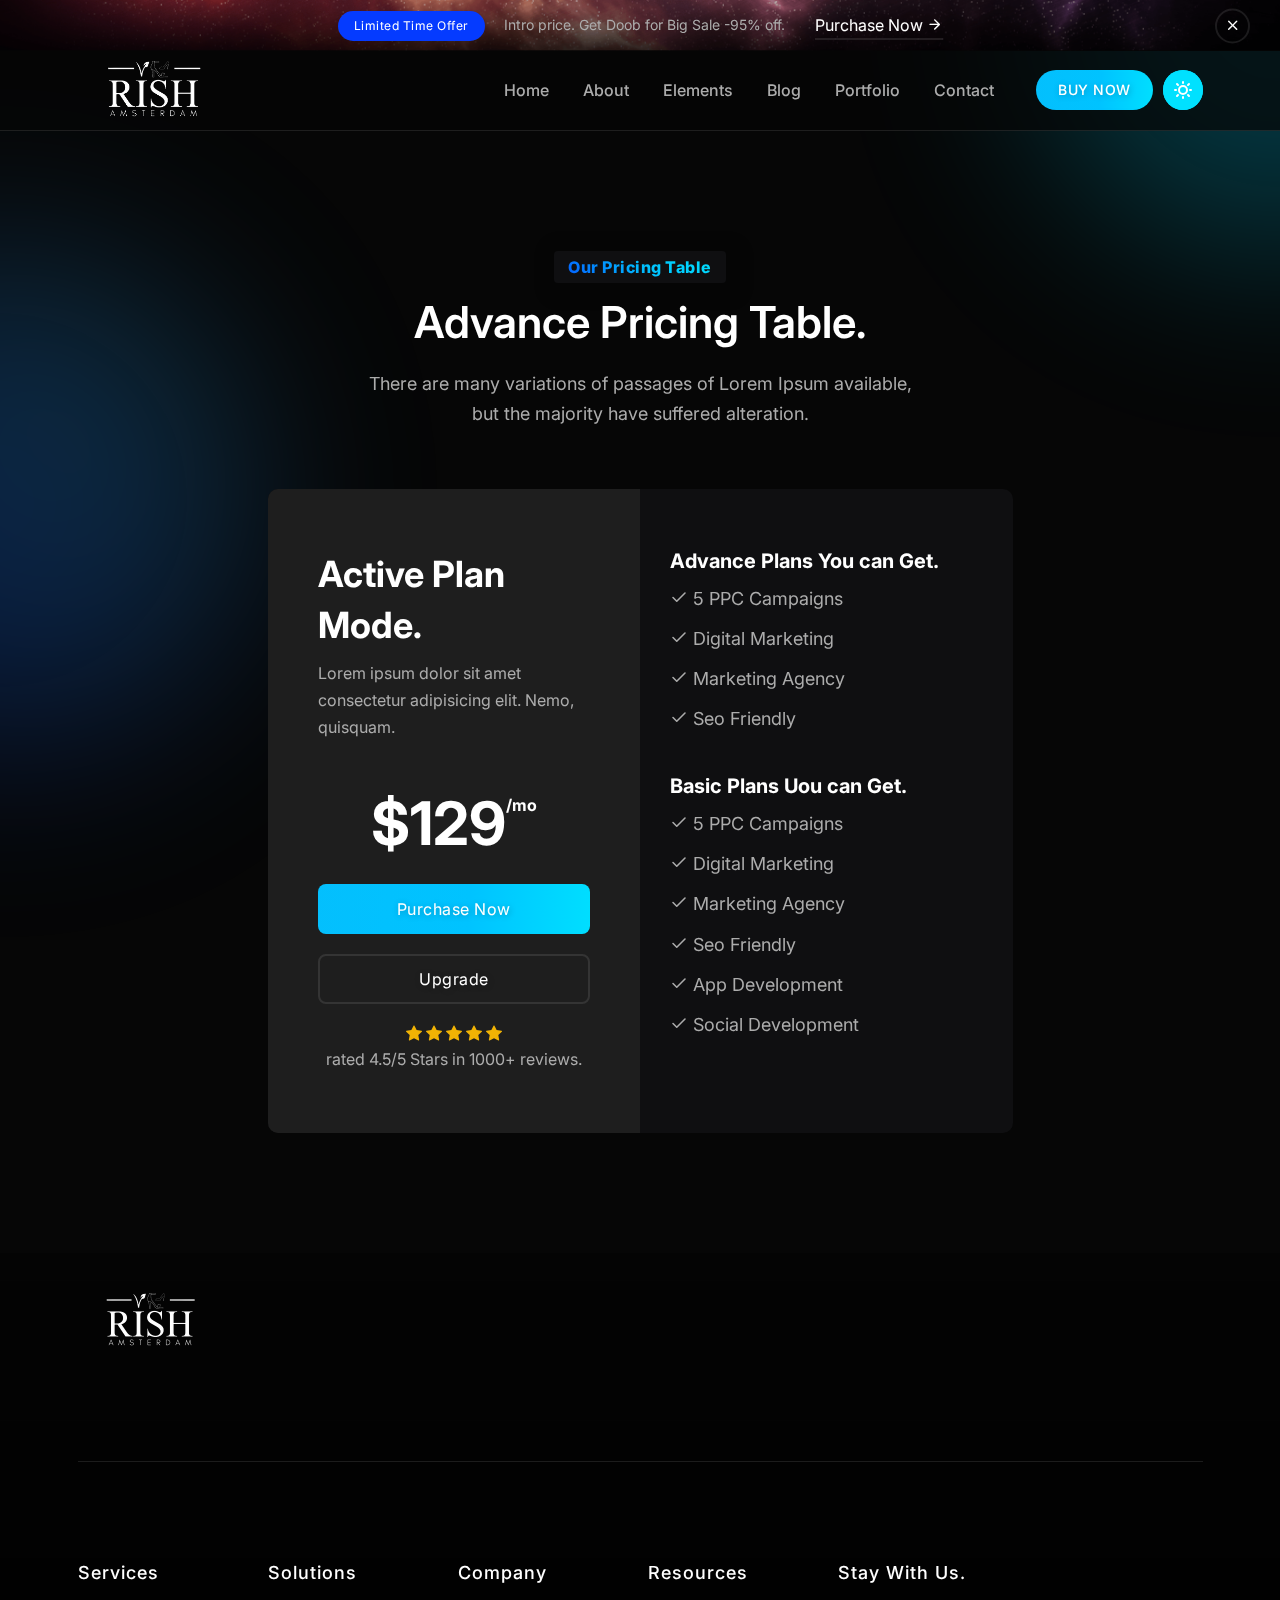
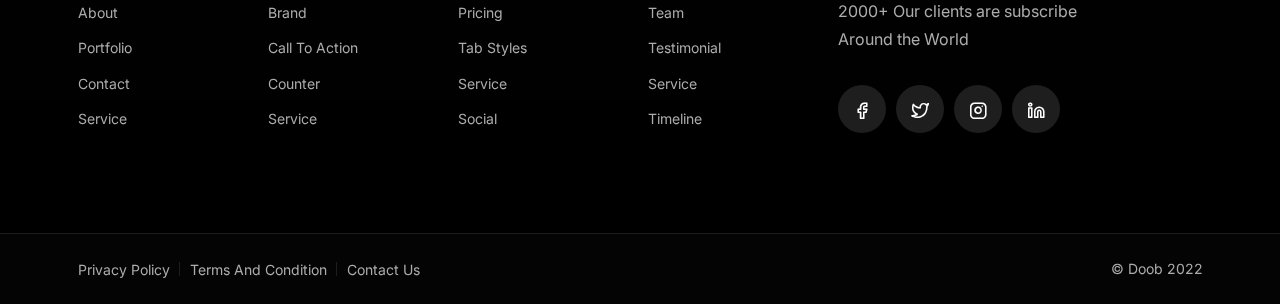
<file: advance-pricing.html>
<!DOCTYPE html>
<html lang="en">

<head>
    <meta charset="UTF-8">
    <meta name="viewport" content="width=device-width, initial-scale=1.0">
    <meta name="theme-style-mode" content="1"> <!-- 0 == light, 1 == dark -->

    <title>Advance Pricing || Doob Business and Consulting Bootstrap5 Template</title>
    <!-- Favicon -->
    <link rel="shortcut icon" type="image/x-icon" href="assets/images/favicon.png">
    <!-- CSS ============================================ -->
    <link rel="stylesheet" href="assets/css/vendor/bootstrap.min.css">
    <link rel="stylesheet" href="assets/css/plugins/animation.css">
    <link rel="stylesheet" href="assets/css/plugins/feature.css">
    <link rel="stylesheet" href="assets/css/plugins/magnify.min.css">
    <link rel="stylesheet" href="assets/css/plugins/slick.css">
    <link rel="stylesheet" href="assets/css/plugins/slick-theme.css">
    <link rel="stylesheet" href="assets/css/plugins/lightbox.css">
    <link rel="stylesheet" href="assets/css/style.css">
</head>

<body>
    <main class="page-wrapper">
        <!-- Start Header Top Area  -->
        <div class="header-top-news bg-image1">
            <div class="wrapper">
                <div class="container">
                    <div class="row">
                        <div class="col-lg-12">
                            <div class="inner">
                                <div class="content">
                                    <span class="rainbow-badge">Limited Time Offer</span>
                                    <span class="news-text">Intro price. Get Doob for Big Sale -95% off.</span>
                                </div>
                                <div class="right-button">
                                    <a class="btn-read-more" href="https://themeforest.net/checkout/from_item/34133466?license=regular">
                                        <span>Purchase Now <i class="feather-arrow-right"></i></span>
                                    </a>
                                </div>
                            </div>
                        </div>
                    </div>
                </div>
            </div>
            <div class="icon-close">
                <button class="close-button bgsection-activation">
                    <i class="feather-x"></i>
                </button>
            </div>
        </div>
        <!-- End Header Top Area  -->
        <!-- Start Header Area  -->
        <header class="rainbow-header header-default header-not-transparent header-sticky">
            <div class="container position-relative">
                <div class="row align-items-center row--0">
                    <div class="col-lg-3 col-md-6 col-4">
                        <div class="logo">
                            <a href="index.html">
                                <img class="logo-light" src="assets/images/logo/logo.png" alt="Corporate Logo">
                                <img class="logo-dark" src="assets/images/logo/logo-dark.png" alt="Corporate Logo">
                            </a>
                        </div>
                    </div>
                    <div class="col-lg-9 col-md-6 col-8 position-static">
                        <div class="header-right">

                            <nav class="mainmenu-nav d-none d-lg-block">
                                <ul class="mainmenu">
                                    <li class="with-megamenu has-menu-child-item position-relative"><a href="#">Home</a>
                                        <div class="rainbow-megamenu with-mega-item-2">
                                            <div class="wrapper">
                                                <div class="row row--0">
                                                    <div class="col-lg-6 single-mega-item">
                                                        <ul class="mega-menu-item">
                                                            <li><a href="index-landing.html">Sass Landing <span class="rainbow-badge-card">New</span></a></li>
                                                            <li><a href="index-application.html">Application <span class="rainbow-badge-card">New</span></a></li>
                                                            <li><a href="index-collaborate.html">Collaborate <span class="rainbow-badge-card">New</span></a></li>
                                                            <li><a href="index-business-consulting.html">Business Consulting</a></li>
                                                            <li><a href="index-business-consulting-2.html">Business Consulting 02</a></li>
                                                            <li><a href="index-magazine.html">Magazine <span class="rainbow-badge-card">New</span></a></li>
                                                            <li><a href="index-corporate.html">Corporate</a></li>
                                                            <li><a href="index-business.html">Business</a></li>
                                                            <li><a href="index-digital-agency.html">Digital Agency</a></li>
                                                            <li><a href="index-finance.html">Finance</a></li>
                                                            <li><a href="index-company.html">Company</a></li>
                                                            <li><a href="index-marketing-agency.html">Marketing Agency</a></li>
                                                        </ul>
                                                    </div>
                                                    <div class="col-lg-6 single-mega-item">
                                                        <ul class="mega-menu-item">
                                                            <li><a href="index-travel-agency.html">Travel Agency</a></li>
                                                            <li><a href="index-consulting.html">Consulting</a></li>
                                                            <li><a href="index-seo-agency.html">SEO Agency</a></li>
                                                            <li><a href="index-personal-portfolio.html">Personal Portfolio</a></li>
                                                            <li><a href="index-event-conference.html">Event Conference</a></li>
                                                            <li><a href="index-creative-portfolio.html">Creative Portfolio</a></li>
                                                            <li><a href="index-freelancer.html">Freelancer</a></li>
                                                            <li><a href="index-international-consulting.html">International Consulting</a></li>
                                                            <li><a href="index-startup.html">Startup</a></li>
                                                            <li><a href="index-web-agency.html">Web Agency</a></li>
                                                            <li><a href="index-corporate-one-page.html">Corporate One Page <span class="rainbow-badge-card">New</span></a></li>
                                                            <li><a href="index-photographer.html">Photographer <span class="rainbow-badge-card">New</span></a></li>
                                                        </ul>
                                                    </div>
                                                </div>
                                            </div>
                                        </div>
                                    </li>
                                    <li><a href="about.html">About</a></li>
                                    <li class="with-megamenu has-menu-child-item"><a href="#">Elements</a>
                                        <div class="rainbow-megamenu">
                                            <div class="wrapper">
                                                <div class="row row--0">
                                                    <div class="col-lg-3 single-mega-item">
                                                        <ul class="mega-menu-item">
                                                            <li><a href="button.html">Button</a></li>
                                                            <li><a href="service.html">Service</a></li>
                                                            <li><a href="counter.html">Counter</a></li>
                                                            <li><a href="progressbar.html">Progressbar</a></li>
                                                            <li><a href="accordion.html">Accordion</a></li>
                                                            <li><a href="social-share.html">Social Share</a></li>
                                                            <li><a href="blog-grid.html">Blog Grid</a></li>
                                                        </ul>
                                                    </div>
                                                    <div class="col-lg-3 single-mega-item">
                                                        <ul class="mega-menu-item">
                                                            <li><a href="team.html">Team</a></li>
                                                            <li><a href="portfolio.html">Portfolio</a></li>
                                                            <li><a href="testimonial.html">Testimonial</a></li>
                                                            <li><a href="timeline.html">Timeline</a></li>
                                                            <li><a href="tab.html">Tab</a></li>
                                                            <li><a href="pricing.html">Pricing</a></li>
                                                            <li><a href="split.html">Split Section</a></li>
                                                        </ul>
                                                    </div>
                                                    <div class="col-lg-3 single-mega-item">
                                                        <ul class="mega-menu-item">
                                                            <li><a href="call-to-action.html">Call To Action</a></li>
                                                            <li><a href="video.html">Video</a></li>
                                                            <li><a href="gallery.html">Gallery</a></li>
                                                            <li><a href="contact.html">Contact</a></li>
                                                            <li><a href="brand.html">Brand</a></li>
                                                            <li><a href="portfolio.html">Portfolio</a></li>
                                                            <li><a href="error.html">404</a></li>
                                                        </ul>
                                                    </div>
                                                    <div class="col-lg-3 single-mega-item">
                                                        <ul class="mega-menu-item">
                                                            <li><a href="advance-tab.html">Advance Tab <span
                                        class="rainbow-badge-card">Hot</span></a></li>
                                                            <li><a href="brand-carouse.html">Brand Carousel <span
                                        class="rainbow-badge-card">New</span></a></li>
                                                            <li><a href="advance-pricing.html">Advance Pricing <span
                                        class="rainbow-badge-card">Hot</span></a></li>
                                                            <li><a href="portfolio-details.html">Portfolio Details</a></li>
                                                            <li><a href="blog-details.html">Blog Details</a></li>
                                                            <li><a href="privacy-policy.html">Privacy Policy <span
                                class="rainbow-badge-card">New</span></a></li>
                                                            <li><a href="login.html">Profile <span
                                class="rainbow-badge-card">New</span></a></li>
                                                        </ul>
                                                    </div>
                                                </div>
                                            </div>
                                        </div>
                                    </li>

                                    <li class="has-droupdown has-menu-child-item"><a href="#">Blog</a>
                                        <ul class="submenu">
                                            <li><a href="blog-grid.html">Blog Grid</a></li>
                                            <li><a href="blog-grid-sidebar.html">Blog Grid Sidebar</a></li>
                                            <li><a href="blog-list-view.html">Blog List View</a></li>
                                            <li><a href="blog-list-sidebar.html">Blog List View Sidebar</a></li>
                                            <li><a href="blog-details.html">Blog Details</a></li>
                                        </ul>
                                    </li>

                                    <li class="has-droupdown has-menu-child-item"><a href="#">Portfolio</a>
                                        <ul class="submenu">
                                            <li><a href="portfolio.html">Portfolio Default</a></li>
                                            <li><a href="portfolio-three-column.html">Portfolio Three Column</a></li>
                                            <li><a href="portfolio-full-width.html">Portfolio Full Width</a></li>
                                            <li><a href="portfolio-grid-layout.html">Portfolio Grid Layout</a></li>
                                            <li><a href="portfolio-box-layout.html">Portfolio Box Layout</a></li>
                                            <li><a href="portfolio-details.html">Portfolio Details</a></li>
                                        </ul>
                                    </li>
                                    <li><a href="contact.html">Contact</a></li>
                                </ul>







                            </nav>

                            <!-- Start Header Btn  -->
                            <div class="header-btn">
                                <a class="btn-default btn-small round" target="_blank" href="https://themeforest.net/checkout/from_item/34133466?license=regular">BUY NOW</a>
                            </div>
                            <!-- End Header Btn  -->

                            <!-- Start Mobile-Menu-Bar -->
                            <div class="mobile-menu-bar ml--5 d-block d-lg-none">
                                <div class="hamberger">
                                    <button class="hamberger-button">
                                        <i class="feather-menu"></i>
                                    </button>
                                </div>
                            </div>
                            <!-- Start Mobile-Menu-Bar -->

                            <div id="my_switcher" class="my_switcher">
                                <ul>
                                    <li>
                                        <a href="javascript: void(0);" data-theme="light" class="setColor light">
                                            <img class="sun-image" src="assets/images/icons/sun-01.svg" alt="Sun images">
                                        </a>
                                    </li>
                                    <li>
                                        <a href="javascript: void(0);" data-theme="dark" class="setColor dark">
                                            <img class="Victor Image" src="assets/images/icons/vector.svg" alt="Vector Images">
                                        </a>
                                    </li>
                                </ul>
                            </div>

                        </div>
                    </div>
                </div>
            </div>
        </header>
        <!-- End Header Area  -->
        <div class="popup-mobile-menu">
            <div class="inner">
                <div class="header-top">
                    <div class="logo">
                        <a href="index.html">
                            <img class="logo-light" src="assets/images/logo/logo.png" alt="Corporate Logo">
                            <img class="logo-dark" src="assets/images/logo/logo-dark.png" alt="Corporate Logo">
                        </a>
                    </div>
                    <div class="close-menu">
                        <button class="close-button">
                            <i class="feather-x"></i>
                        </button>
                    </div>
                </div>
                <ul class="mainmenu">
                    <li class="with-megamenu has-menu-child-item position-relative"><a href="#">Home</a>
                        <div class="rainbow-megamenu with-mega-item-2">
                            <div class="wrapper">
                                <div class="row row--0">
                                    <div class="col-lg-6 single-mega-item">
                                        <ul class="mega-menu-item">
                                            <li><a href="index-landing.html">Sass Landing <span class="rainbow-badge-card">New</span></a></li>
                                            <li><a href="index-application.html">Application <span class="rainbow-badge-card">New</span></a></li>
                                            <li><a href="index-collaborate.html">Collaborate <span class="rainbow-badge-card">New</span></a></li>
                                            <li><a href="index-business-consulting.html">Business Consulting</a></li>
                                            <li><a href="index-business-consulting-2.html">Business Consulting 02</a></li>
                                            <li><a href="index-magazine.html">Magazine <span class="rainbow-badge-card">New</span></a></li>
                                            <li><a href="index-corporate.html">Corporate</a></li>
                                            <li><a href="index-business.html">Business</a></li>
                                            <li><a href="index-digital-agency.html">Digital Agency</a></li>
                                            <li><a href="index-finance.html">Finance</a></li>
                                            <li><a href="index-company.html">Company</a></li>
                                            <li><a href="index-marketing-agency.html">Marketing Agency</a></li>
                                        </ul>
                                    </div>
                                    <div class="col-lg-6 single-mega-item">
                                        <ul class="mega-menu-item">
                                            <li><a href="index-travel-agency.html">Travel Agency</a></li>
                                            <li><a href="index-consulting.html">Consulting</a></li>
                                            <li><a href="index-seo-agency.html">SEO Agency</a></li>
                                            <li><a href="index-personal-portfolio.html">Personal Portfolio</a></li>
                                            <li><a href="index-event-conference.html">Event Conference</a></li>
                                            <li><a href="index-creative-portfolio.html">Creative Portfolio</a></li>
                                            <li><a href="index-freelancer.html">Freelancer</a></li>
                                            <li><a href="index-international-consulting.html">International Consulting</a></li>
                                            <li><a href="index-startup.html">Startup</a></li>
                                            <li><a href="index-web-agency.html">Web Agency</a></li>
                                            <li><a href="index-corporate-one-page.html">Corporate One Page <span class="rainbow-badge-card">New</span></a></li>
                                            <li><a href="index-photographer.html">Photographer <span class="rainbow-badge-card">New</span></a></li>
                                        </ul>
                                    </div>
                                </div>
                            </div>
                        </div>
                    </li>
                    <li><a href="about.html">About</a></li>
                    <li class="with-megamenu has-menu-child-item"><a href="#">Elements</a>
                        <div class="rainbow-megamenu">
                            <div class="wrapper">
                                <div class="row row--0">
                                    <div class="col-lg-3 single-mega-item">
                                        <ul class="mega-menu-item">
                                            <li><a href="button.html">Button</a></li>
                                            <li><a href="service.html">Service</a></li>
                                            <li><a href="counter.html">Counter</a></li>
                                            <li><a href="progressbar.html">Progressbar</a></li>
                                            <li><a href="accordion.html">Accordion</a></li>
                                            <li><a href="social-share.html">Social Share</a></li>
                                            <li><a href="blog-grid.html">Blog Grid</a></li>
                                        </ul>
                                    </div>
                                    <div class="col-lg-3 single-mega-item">
                                        <ul class="mega-menu-item">
                                            <li><a href="team.html">Team</a></li>
                                            <li><a href="portfolio.html">Portfolio</a></li>
                                            <li><a href="testimonial.html">Testimonial</a></li>
                                            <li><a href="timeline.html">Timeline</a></li>
                                            <li><a href="tab.html">Tab</a></li>
                                            <li><a href="pricing.html">Pricing</a></li>
                                            <li><a href="split.html">Split Section</a></li>
                                        </ul>
                                    </div>
                                    <div class="col-lg-3 single-mega-item">
                                        <ul class="mega-menu-item">
                                            <li><a href="call-to-action.html">Call To Action</a></li>
                                            <li><a href="video.html">Video</a></li>
                                            <li><a href="gallery.html">Gallery</a></li>
                                            <li><a href="contact.html">Contact</a></li>
                                            <li><a href="brand.html">Brand</a></li>
                                            <li><a href="portfolio.html">Portfolio</a></li>
                                            <li><a href="error.html">404</a></li>
                                        </ul>
                                    </div>
                                    <div class="col-lg-3 single-mega-item">
                                        <ul class="mega-menu-item">
                                            <li><a href="advance-tab.html">Advance Tab <span
                                        class="rainbow-badge-card">Hot</span></a></li>
                                            <li><a href="brand-carouse.html">Brand Carousel <span
                                        class="rainbow-badge-card">New</span></a></li>
                                            <li><a href="advance-pricing.html">Advance Pricing <span
                                        class="rainbow-badge-card">Hot</span></a></li>
                                            <li><a href="portfolio-details.html">Portfolio Details</a></li>
                                            <li><a href="blog-details.html">Blog Details</a></li>
                                            <li><a href="privacy-policy.html">Privacy Policy <span
                                class="rainbow-badge-card">New</span></a></li>
                                            <li><a href="login.html">Profile <span
                                class="rainbow-badge-card">New</span></a></li>
                                        </ul>
                                    </div>
                                </div>
                            </div>
                        </div>
                    </li>

                    <li class="has-droupdown has-menu-child-item"><a href="#">Blog</a>
                        <ul class="submenu">
                            <li><a href="blog-grid.html">Blog Grid</a></li>
                            <li><a href="blog-grid-sidebar.html">Blog Grid Sidebar</a></li>
                            <li><a href="blog-list-view.html">Blog List View</a></li>
                            <li><a href="blog-list-sidebar.html">Blog List View Sidebar</a></li>
                            <li><a href="blog-details.html">Blog Details</a></li>
                        </ul>
                    </li>

                    <li class="has-droupdown has-menu-child-item"><a href="#">Portfolio</a>
                        <ul class="submenu">
                            <li><a href="portfolio.html">Portfolio Default</a></li>
                            <li><a href="portfolio-three-column.html">Portfolio Three Column</a></li>
                            <li><a href="portfolio-full-width.html">Portfolio Full Width</a></li>
                            <li><a href="portfolio-grid-layout.html">Portfolio Grid Layout</a></li>
                            <li><a href="portfolio-box-layout.html">Portfolio Box Layout</a></li>
                            <li><a href="portfolio-details.html">Portfolio Details</a></li>
                        </ul>
                    </li>
                    <li><a href="contact.html">Contact</a></li>
                </ul>







            </div>
        </div>

        <!-- Start Theme Style  -->
        <div>
            <div class="rainbow-gradient-circle"></div>
            <div class="rainbow-gradient-circle theme-pink"></div>
        </div>
        <!-- End Theme Style  -->



        <!-- Start Advance Pricing Area  -->
        <div class="main-content">

            <div class="rainbow-pricingtable-area rainbow-section-gap">
                <div class="container">
                    <div class="row">
                        <div class="col-lg-12">
                            <div class="section-title text-center">
                                <h4 class="subtitle "><span class="theme-gradient">Our Pricing Table</span></h4>
                                <h2 class="title w-600 mb--20">Advance Pricing Table.</h2>
                                <p class="description b1">There are many variations of passages of Lorem Ipsum
                                    available, <br> but the majority have suffered alteration.</p>
                            </div>
                        </div>
                    </div>
                    <div class="row mt--30">
                        <div class="col-lg-8 offset-lg-2">
                            <div class="advance-pricing">
                                <div class="inner">
                                    <div class="row row--0">
                                        <div class="col-lg-6">
                                            <div class="pricing-left">
                                                <h3 class="main-title">Active Plan Mode.</h3>
                                                <p class="description">Lorem ipsum dolor sit amet consectetur
                                                    adipisicing elit. Nemo, quisquam.</p>
                                                <div class="price-wrapper">
                                                    <span class="price-amount">$129<sup>/mo</sup></span>
                                                </div>
                                                <div class="pricing-btn-group">
                                                    <button class="btn-default">Purchase Now</button>
                                                    <button class="btn-default btn-border">Upgrade</button>
                                                </div>
                                                <div class="rating">
                                                    <a href="#rating">
                                                        <svg xmlns="http://www.w3.org/2000/svg" width="16" height="16" fill="currentColor" class="bi bi-star-fill" viewBox="0 0 16 16">
                                                            <path d="M3.612 15.443c-.386.198-.824-.149-.746-.592l.83-4.73L.173 6.765c-.329-.314-.158-.888.283-.95l4.898-.696L7.538.792c.197-.39.73-.39.927 0l2.184 4.327 4.898.696c.441.062.612.636.282.95l-3.522 3.356.83 4.73c.078.443-.36.79-.746.592L8 13.187l-4.389 2.256z" />
                                                        </svg>
                                                    </a>
                                                    <a href="#rating">
                                                        <svg xmlns="http://www.w3.org/2000/svg" width="16" height="16" fill="currentColor" class="bi bi-star-fill" viewBox="0 0 16 16">
                                                            <path d="M3.612 15.443c-.386.198-.824-.149-.746-.592l.83-4.73L.173 6.765c-.329-.314-.158-.888.283-.95l4.898-.696L7.538.792c.197-.39.73-.39.927 0l2.184 4.327 4.898.696c.441.062.612.636.282.95l-3.522 3.356.83 4.73c.078.443-.36.79-.746.592L8 13.187l-4.389 2.256z" />
                                                        </svg>
                                                    </a>
                                                    <a href="#rating">
                                                        <svg xmlns="http://www.w3.org/2000/svg" width="16" height="16" fill="currentColor" class="bi bi-star-fill" viewBox="0 0 16 16">
                                                            <path d="M3.612 15.443c-.386.198-.824-.149-.746-.592l.83-4.73L.173 6.765c-.329-.314-.158-.888.283-.95l4.898-.696L7.538.792c.197-.39.73-.39.927 0l2.184 4.327 4.898.696c.441.062.612.636.282.95l-3.522 3.356.83 4.73c.078.443-.36.79-.746.592L8 13.187l-4.389 2.256z" />
                                                        </svg>
                                                    </a>
                                                    <a href="#rating">
                                                        <svg xmlns="http://www.w3.org/2000/svg" width="16" height="16" fill="currentColor" class="bi bi-star-fill" viewBox="0 0 16 16">
                                                            <path d="M3.612 15.443c-.386.198-.824-.149-.746-.592l.83-4.73L.173 6.765c-.329-.314-.158-.888.283-.95l4.898-.696L7.538.792c.197-.39.73-.39.927 0l2.184 4.327 4.898.696c.441.062.612.636.282.95l-3.522 3.356.83 4.73c.078.443-.36.79-.746.592L8 13.187l-4.389 2.256z" />
                                                        </svg>
                                                    </a>
                                                    <a href="#rating">
                                                        <svg xmlns="http://www.w3.org/2000/svg" width="16" height="16" fill="currentColor" class="bi bi-star-fill" viewBox="0 0 16 16">
                                                            <path d="M3.612 15.443c-.386.198-.824-.149-.746-.592l.83-4.73L.173 6.765c-.329-.314-.158-.888.283-.95l4.898-.696L7.538.792c.197-.39.73-.39.927 0l2.184 4.327 4.898.696c.441.062.612.636.282.95l-3.522 3.356.83 4.73c.078.443-.36.79-.746.592L8 13.187l-4.389 2.256z" />
                                                        </svg>
                                                    </a>
                                                </div>
                                                <span class="subtitle">rated 4.5/5 Stars in 1000+ reviews.</span>
                                            </div>
                                        </div>
                                        <div class="col-lg-6">
                                            <div class="pricing-right">
                                                <div class="pricing-offer">
                                                    <div class="single-list">
                                                        <h4 class="price-title">Advance Plans You can Get.</h4>
                                                        <ul class="plan-offer-list">
                                                            <li>
                                                                <i class="feather-check"></i> 5 PPC Campaigns
                                                            </li>
                                                            <li>
                                                                <i class="feather-check"></i> Digital Marketing
                                                            </li>
                                                            <li>
                                                                <i class="feather-check"></i> Marketing Agency
                                                            </li>
                                                            <li>
                                                                <i class="feather-check"></i> Seo Friendly
                                                            </li>
                                                        </ul>
                                                    </div>
                                                    <div class="single-list mt--40">
                                                        <h4 class="price-title">Basic Plans Uou can Get.</h4>
                                                        <ul class="plan-offer-list">
                                                            <li>
                                                                <i class="feather-check"></i> 5 PPC Campaigns
                                                            </li>
                                                            <li>
                                                                <i class="feather-check"></i> Digital Marketing
                                                            </li>
                                                            <li>
                                                                <i class="feather-check"></i> Marketing Agency
                                                            </li>
                                                            <li>
                                                                <i class="feather-check"></i> Seo Friendly
                                                            </li>
                                                            <li>
                                                                <i class="feather-check"></i> App Development
                                                            </li>
                                                            <li>
                                                                <i class="feather-check"></i> Social Development
                                                            </li>
                                                        </ul>
                                                    </div>
                                                </div>
                                            </div>
                                        </div>
                                    </div>
                                </div>
                            </div>
                        </div>
                    </div>
                </div>
            </div>

        </div>
        <!-- End Advance Pricing Area  -->

        <!-- Start Footer Area  -->
        <footer class="rainbow-footer footer-style-default variation-two">
            <div class="rainbow-callto-action clltoaction-style-default style-7">
                <div class="container">
                    <div class="row row--0 align-items-center content-wrapper">
                        <div class="col-lg-8 col-md-8">
                            <div class="inner">
                                <div class="content text-left">
                                    <div class="logo">
                                        <a href="index.html">
                                            <img class="logo-light" src="assets/images/logo/logo.png" alt="Corporate Logo">
                                            <img class="logo-dark" src="assets/images/logo/logo-dark.png" alt="Corporate Logo">
                                        </a>
                                    </div>
                                    <p class="subtitle" data-sal="slide-up" data-sal-duration="400" data-sal-delay="150">If you want to create a corporate template you can purshace now
                                        our doob
                                        template.</p>
                                </div>
                            </div>
                        </div>
                        <div class="col-lg-4 col-md-4" data-sal="slide-up" data-sal-duration="400" data-sal-delay="150">
                            <div class="call-to-btn text-left mt_sm--20 text-lg-right">
                                <a class="btn-default" href="https://themeforest.net/checkout/from_item/34133466?license=regular">Purchase Doob
                                    <i class="feather-arrow-right"></i>
                                </a>
                            </div>
                        </div>
                    </div>
                </div>
            </div>
            <div class="footer-top">
                <div class="container">
                    <div class="row">
                        <div class="col-lg-2 col-md-6 col-sm-6 col-12">
                            <div class="rainbow-footer-widget">
                                <h4 class="title">Services</h4>
                                <div class="inner">
                                    <ul class="footer-link link-hover">
                                        <li><a href="about.html">About</a></li>
                                        <li><a href="portfolio.html">Portfolio</a></li>
                                        <li><a href="contact.html">Contact</a></li>
                                        <li><a href="service.html">Service</a></li>
                                    </ul>
                                </div>
                            </div>
                        </div>
                        <div class="col-lg-2 col-md-6 col-sm-6 col-12">
                            <div class="rainbow-footer-widget">
                                <div class="widget-menu-top">
                                    <h4 class="title">Solutions</h4>
                                    <div class="inner">
                                        <ul class="footer-link link-hover">
                                            <li><a href="brand.html">Brand</a></li>
                                            <li><a href="call-to-action.html">call To Action</a></li>
                                            <li><a href="counter.html">Counter</a></li>
                                            <li><a href="service.html">Service</a></li>
                                        </ul>
                                    </div>
                                </div>
                            </div>
                        </div>
                        <div class="col-lg-2 col-md-6 col-sm-6 col-12">
                            <div class="rainbow-footer-widget">
                                <h4 class="title">Company</h4>
                                <div class="inner">
                                    <ul class="footer-link link-hover">
                                        <li><a href="pricing.html">Pricing</a></li>
                                        <li><a href="tab.html">Tab Styles</a></li>
                                        <li><a href="service.html">Service</a></li>
                                        <li><a href="social-share.html">Social</a></li>
                                    </ul>
                                </div>
                            </div>
                        </div>
                        <div class="col-lg-2 col-md-6 col-sm-6 col-12">
                            <div class="rainbow-footer-widget">
                                <h4 class="title">Resources</h4>
                                <div class="inner">
                                    <ul class="footer-link link-hover">
                                        <li><a href="team.html">Team</a></li>
                                        <li><a href="testimonial.html">Testimonial</a></li>
                                        <li><a href="service.html">Service</a></li>
                                        <li><a href="timeline.html">Timeline</a></li>
                                    </ul>
                                </div>
                            </div>
                        </div>
                        <div class="col-lg-4 col-md-6 col-sm-6 col-12">
                            <div class="rainbow-footer-widget">
                                <h4 class="title">Stay With Us.</h4>
                                <div class="inner">
                                    <h6 class="subtitle">2000+ Our clients are subscribe Around the World</h6>
                                    <ul class="social-icon social-default justify-content-start">
                                        <li><a href="https://www.facebook.com/">
                                                <i class="feather-facebook"></i>
                                            </a>
                                        </li>
                                        <li><a href="https://www.twitter.com">
                                                <i class="feather-twitter"></i>
                                            </a>
                                        </li>
                                        <li><a href="https://www.instagram.com/">
                                                <i class="feather-instagram"></i>
                                            </a>
                                        </li>
                                        <li><a href="https://www.linkdin.com/">
                                                <i class="feather-linkedin"></i>
                                            </a>
                                        </li>
                                    </ul>
                                </div>
                            </div>
                        </div>
                    </div>
                </div>
            </div>
        </footer>
        <!-- End Footer Area  -->
        <!-- Start Copy Right Area  -->
        <div class="copyright-area copyright-style-one">
            <div class="container">
                <div class="row align-items-center">
                    <div class="col-lg-6 col-md-8 col-sm-12 col-12">
                        <div class="copyright-left">
                            <ul class="ft-menu link-hover">
                                <li>
                                    <a href="privacy-policy.html">Privacy Policy</a>
                                </li>
                                <li>
                                    <a href="#">Terms And Condition</a>
                                </li>
                                <li>
                                    <a href="contact.html">Contact Us</a>
                                </li>
                            </ul>
                        </div>
                    </div>
                    <div class="col-lg-6 col-md-4 col-sm-12 col-12">
                        <div class="copyright-right text-center text-lg-end">
                            <p class="copyright-text">© Doob 2022</p>
                        </div>
                    </div>
                </div>
            </div>
        </div>
        <!-- End Copy Right Area  -->

    </main>

    <!-- All Scripts  -->
    <!-- Start Top To Bottom Area  -->
    <div class="rainbow-back-top">
        <i class="feather-arrow-up"></i>
    </div>
    <!-- End Top To Bottom Area  -->
    <!-- JS
============================================ -->
    <script src="assets/js/vendor/modernizr.min.js"></script>
    <script src="assets/js/vendor/jquery.min.js"></script>
    <script src="assets/js/vendor/bootstrap.min.js"></script>
    <script src="assets/js/vendor/popper.min.js"></script>
    <script src="assets/js/vendor/waypoint.min.js"></script>
    <script src="assets/js/vendor/wow.min.js"></script>
    <script src="assets/js/vendor/counterup.min.js"></script>
    <script src="assets/js/vendor/feather.min.js"></script>
    <script src="assets/js/vendor/sal.min.js"></script>
    <script src="assets/js/vendor/masonry.js"></script>
    <script src="assets/js/vendor/imageloaded.js"></script>
    <script src="assets/js/vendor/magnify.min.js"></script>
    <script src="assets/js/vendor/lightbox.js"></script>
    <script src="assets/js/vendor/slick.min.js"></script>
    <script src="assets/js/vendor/easypie.js"></script>
    <script src="assets/js/vendor/text-type.js"></script>
    <script src="assets/js/vendor/jquery.style.swicher.js"></script>
    <script src="assets/js/vendor/js.cookie.js"></script>
    <script src="assets/js/vendor/jquery-one-page-nav.js"></script>
    <!-- Main JS -->
    <script src="assets/js/main.js"></script>
</body>

</html>
</file>
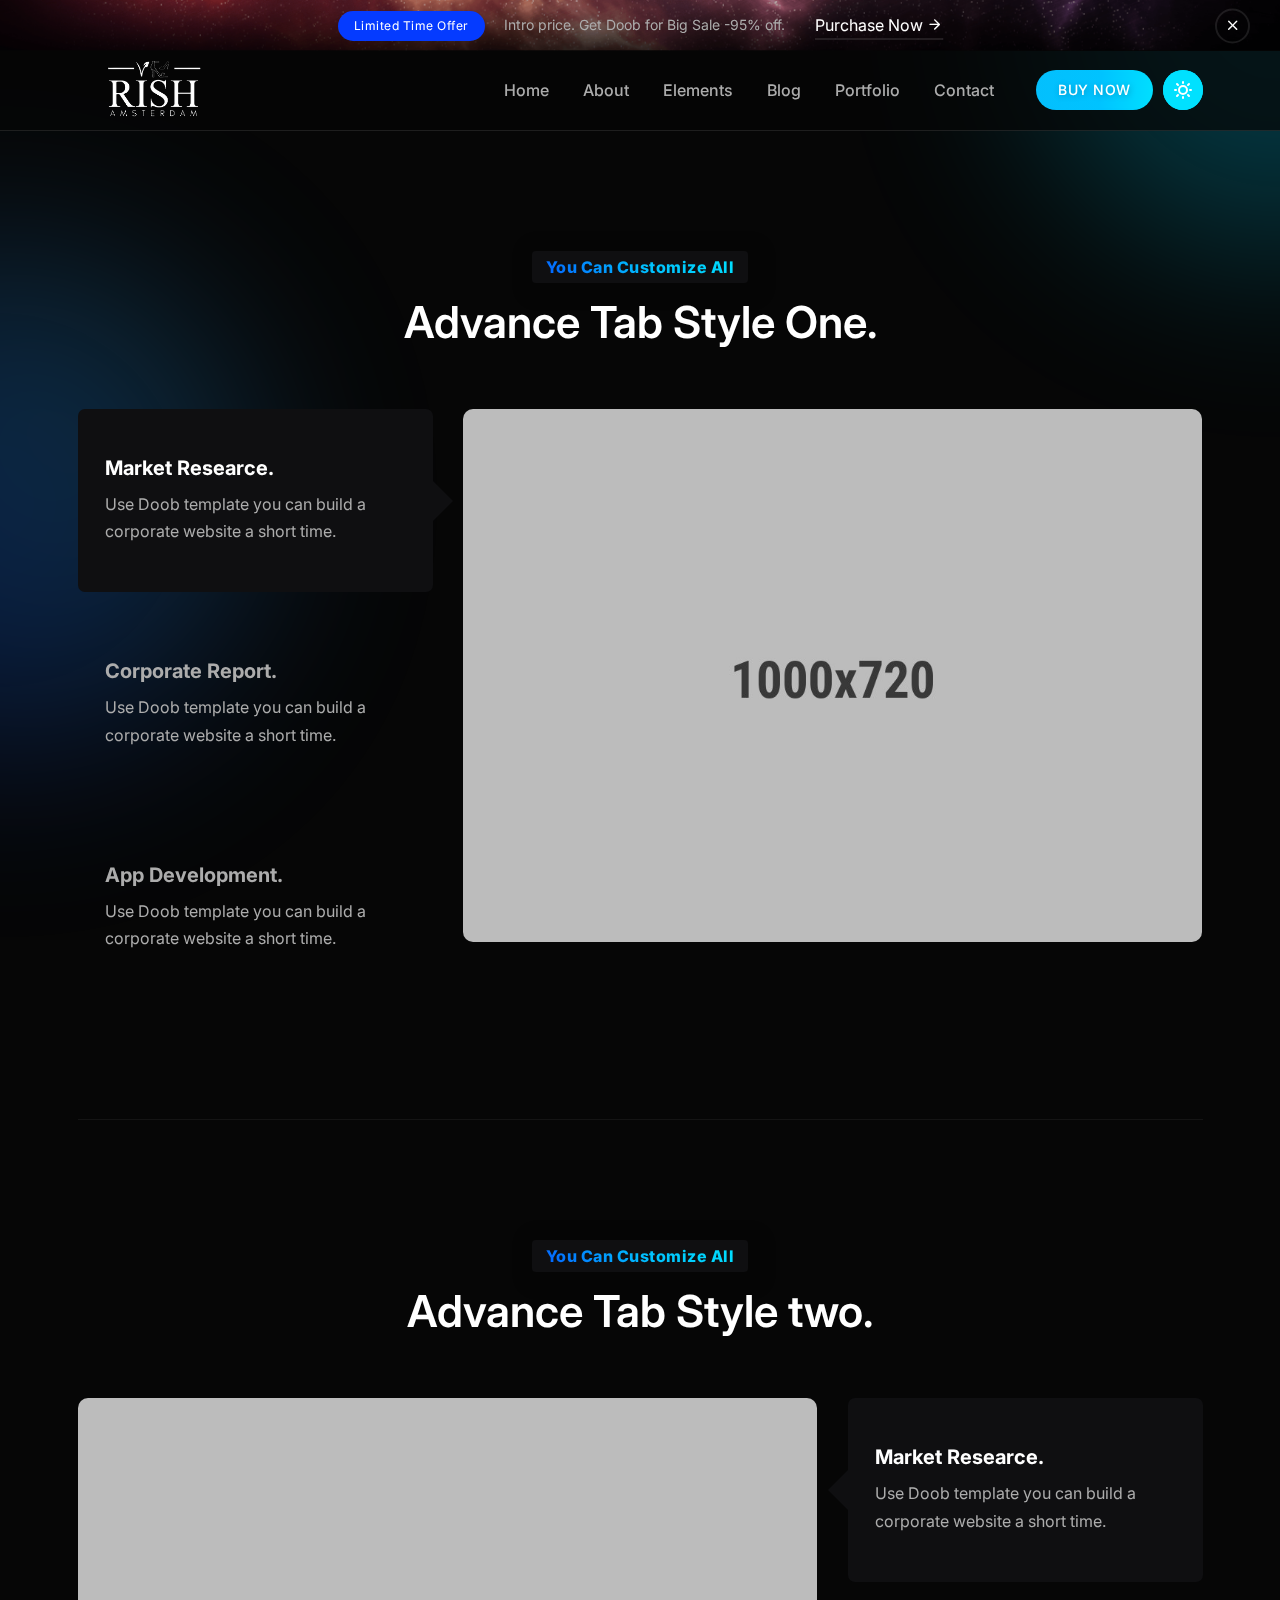
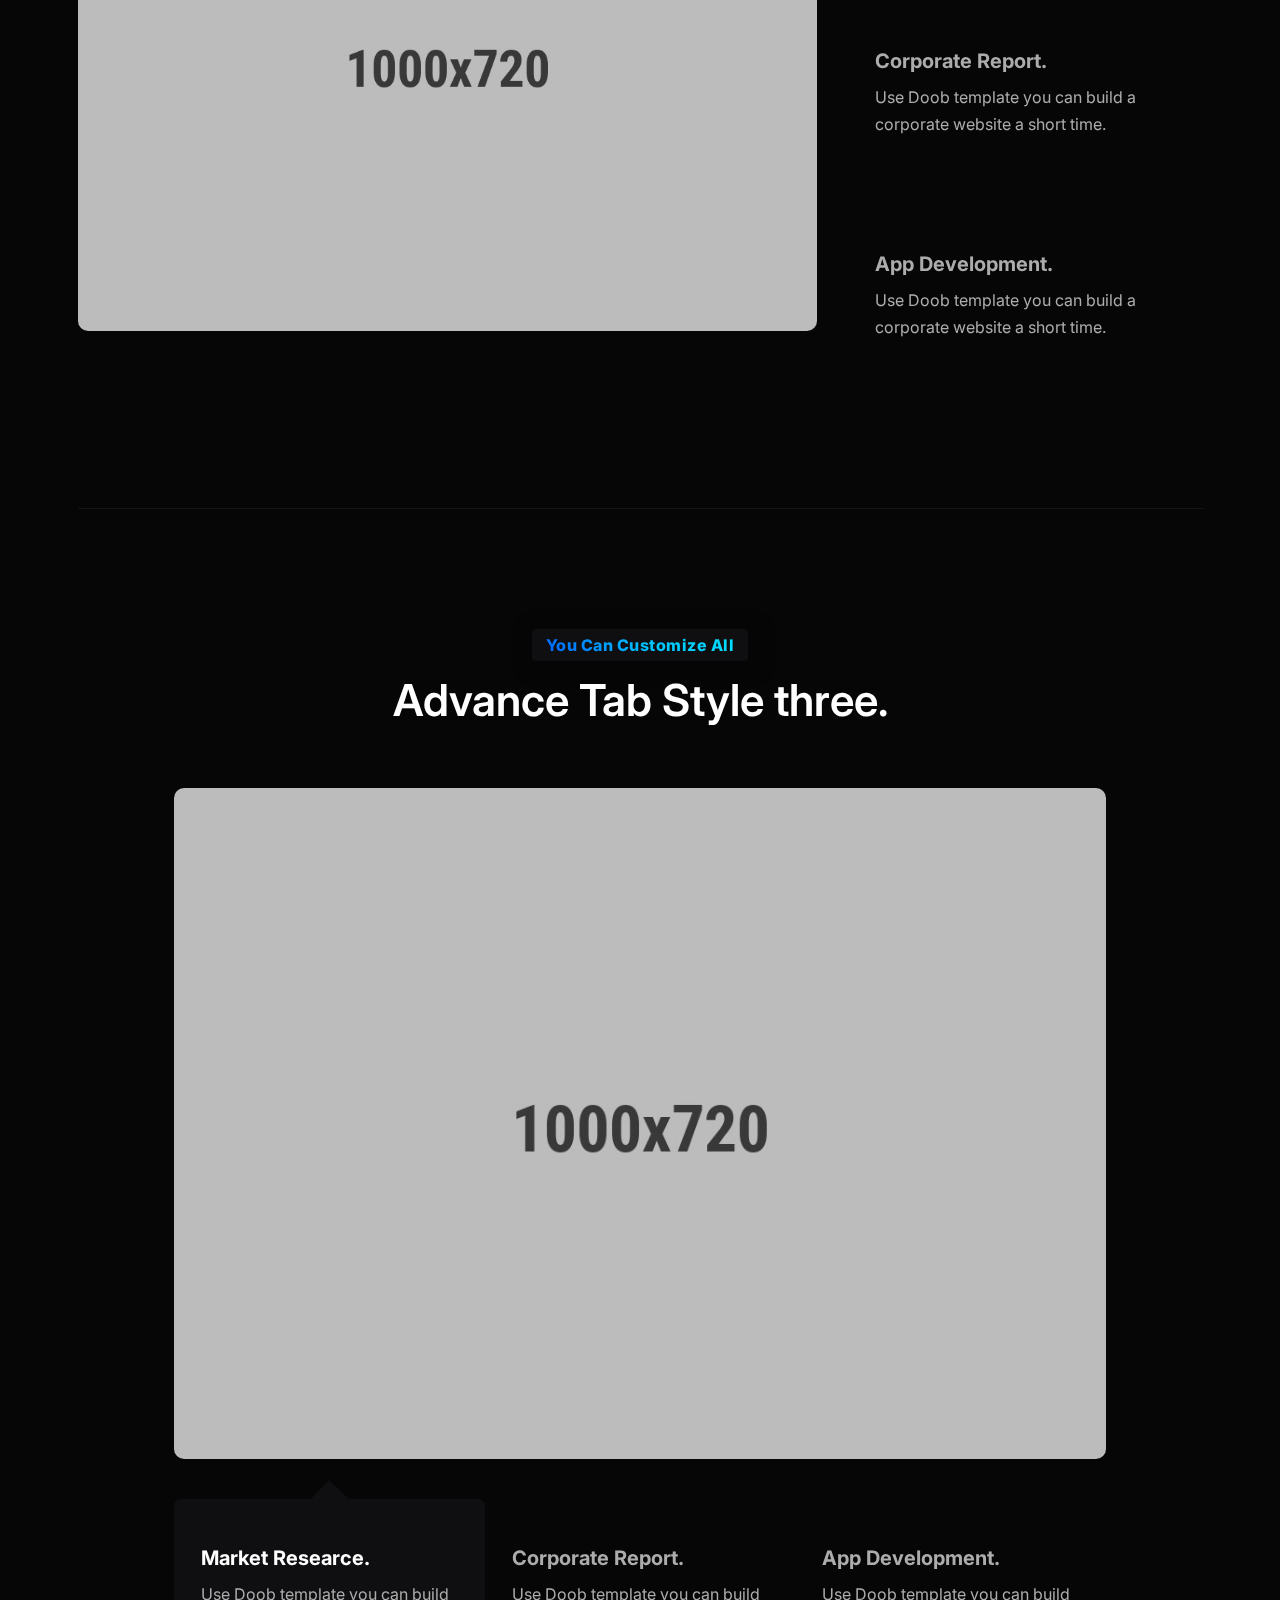
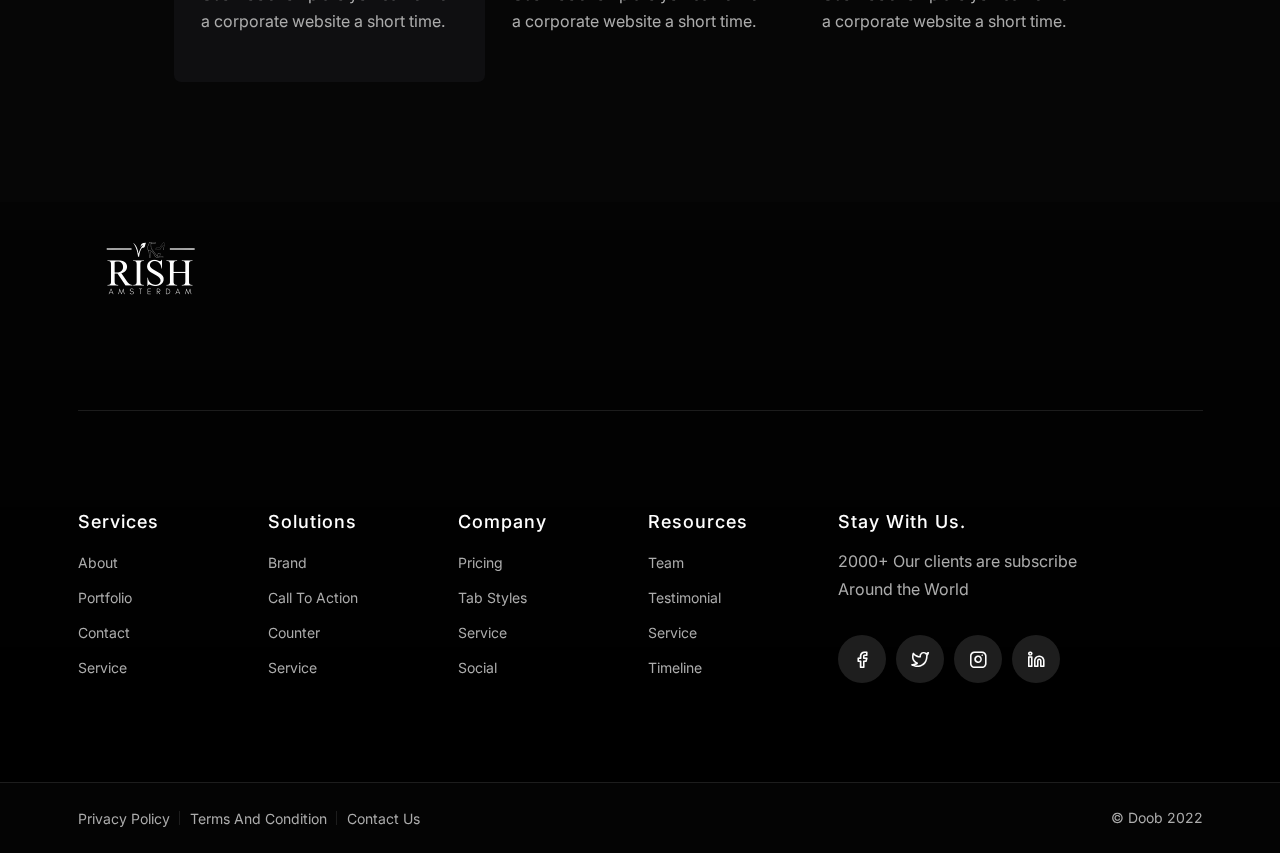
<file: advance-tab.html>
<!DOCTYPE html>
<html lang="en">

<head>
    <meta charset="UTF-8">
    <meta name="viewport" content="width=device-width, initial-scale=1.0">
    <meta name="theme-style-mode" content="1"> <!-- 0 == light, 1 == dark -->

    <title>Advance Tab || Doob Business and Consulting Bootstrap5 Template</title>
    <!-- Favicon -->
    <link rel="shortcut icon" type="image/x-icon" href="assets/images/favicon.png">
    <!-- CSS ============================================ -->
    <link rel="stylesheet" href="assets/css/vendor/bootstrap.min.css">
    <link rel="stylesheet" href="assets/css/plugins/animation.css">
    <link rel="stylesheet" href="assets/css/plugins/feature.css">
    <link rel="stylesheet" href="assets/css/plugins/magnify.min.css">
    <link rel="stylesheet" href="assets/css/plugins/slick.css">
    <link rel="stylesheet" href="assets/css/plugins/slick-theme.css">
    <link rel="stylesheet" href="assets/css/plugins/lightbox.css">
    <link rel="stylesheet" href="assets/css/style.css">
</head>

<body>
    <main class="page-wrapper">
        <!-- Start Header Top Area  -->
        <div class="header-top-news bg-image1">
            <div class="wrapper">
                <div class="container">
                    <div class="row">
                        <div class="col-lg-12">
                            <div class="inner">
                                <div class="content">
                                    <span class="rainbow-badge">Limited Time Offer</span>
                                    <span class="news-text">Intro price. Get Doob for Big Sale -95% off.</span>
                                </div>
                                <div class="right-button">
                                    <a class="btn-read-more" href="https://themeforest.net/checkout/from_item/34133466?license=regular">
                                        <span>Purchase Now <i class="feather-arrow-right"></i></span>
                                    </a>
                                </div>
                            </div>
                        </div>
                    </div>
                </div>
            </div>
            <div class="icon-close">
                <button class="close-button bgsection-activation">
                    <i class="feather-x"></i>
                </button>
            </div>
        </div>
        <!-- End Header Top Area  -->
        <!-- Start Header Area  -->
        <header class="rainbow-header header-default header-not-transparent header-sticky">
            <div class="container position-relative">
                <div class="row align-items-center row--0">
                    <div class="col-lg-3 col-md-6 col-4">
                        <div class="logo">
                            <a href="index.html">
                                <img class="logo-light" src="assets/images/logo/logo.png" alt="Corporate Logo">
                                <img class="logo-dark" src="assets/images/logo/logo-dark.png" alt="Corporate Logo">
                            </a>
                        </div>
                    </div>
                    <div class="col-lg-9 col-md-6 col-8 position-static">
                        <div class="header-right">

                            <nav class="mainmenu-nav d-none d-lg-block">
                                <ul class="mainmenu">
                                    <li class="with-megamenu has-menu-child-item position-relative"><a href="#">Home</a>
                                        <div class="rainbow-megamenu with-mega-item-2">
                                            <div class="wrapper">
                                                <div class="row row--0">
                                                    <div class="col-lg-6 single-mega-item">
                                                        <ul class="mega-menu-item">
                                                            <li><a href="index-landing.html">Sass Landing <span class="rainbow-badge-card">New</span></a></li>
                                                            <li><a href="index-application.html">Application <span class="rainbow-badge-card">New</span></a></li>
                                                            <li><a href="index-collaborate.html">Collaborate <span class="rainbow-badge-card">New</span></a></li>
                                                            <li><a href="index-business-consulting.html">Business Consulting</a></li>
                                                            <li><a href="index-business-consulting-2.html">Business Consulting 02</a></li>
                                                            <li><a href="index-magazine.html">Magazine <span class="rainbow-badge-card">New</span></a></li>
                                                            <li><a href="index-corporate.html">Corporate</a></li>
                                                            <li><a href="index-business.html">Business</a></li>
                                                            <li><a href="index-digital-agency.html">Digital Agency</a></li>
                                                            <li><a href="index-finance.html">Finance</a></li>
                                                            <li><a href="index-company.html">Company</a></li>
                                                            <li><a href="index-marketing-agency.html">Marketing Agency</a></li>
                                                        </ul>
                                                    </div>
                                                    <div class="col-lg-6 single-mega-item">
                                                        <ul class="mega-menu-item">
                                                            <li><a href="index-travel-agency.html">Travel Agency</a></li>
                                                            <li><a href="index-consulting.html">Consulting</a></li>
                                                            <li><a href="index-seo-agency.html">SEO Agency</a></li>
                                                            <li><a href="index-personal-portfolio.html">Personal Portfolio</a></li>
                                                            <li><a href="index-event-conference.html">Event Conference</a></li>
                                                            <li><a href="index-creative-portfolio.html">Creative Portfolio</a></li>
                                                            <li><a href="index-freelancer.html">Freelancer</a></li>
                                                            <li><a href="index-international-consulting.html">International Consulting</a></li>
                                                            <li><a href="index-startup.html">Startup</a></li>
                                                            <li><a href="index-web-agency.html">Web Agency</a></li>
                                                            <li><a href="index-corporate-one-page.html">Corporate One Page <span class="rainbow-badge-card">New</span></a></li>
                                                            <li><a href="index-photographer.html">Photographer <span class="rainbow-badge-card">New</span></a></li>
                                                        </ul>
                                                    </div>
                                                </div>
                                            </div>
                                        </div>
                                    </li>
                                    <li><a href="about.html">About</a></li>
                                    <li class="with-megamenu has-menu-child-item"><a href="#">Elements</a>
                                        <div class="rainbow-megamenu">
                                            <div class="wrapper">
                                                <div class="row row--0">
                                                    <div class="col-lg-3 single-mega-item">
                                                        <ul class="mega-menu-item">
                                                            <li><a href="button.html">Button</a></li>
                                                            <li><a href="service.html">Service</a></li>
                                                            <li><a href="counter.html">Counter</a></li>
                                                            <li><a href="progressbar.html">Progressbar</a></li>
                                                            <li><a href="accordion.html">Accordion</a></li>
                                                            <li><a href="social-share.html">Social Share</a></li>
                                                            <li><a href="blog-grid.html">Blog Grid</a></li>
                                                        </ul>
                                                    </div>
                                                    <div class="col-lg-3 single-mega-item">
                                                        <ul class="mega-menu-item">
                                                            <li><a href="team.html">Team</a></li>
                                                            <li><a href="portfolio.html">Portfolio</a></li>
                                                            <li><a href="testimonial.html">Testimonial</a></li>
                                                            <li><a href="timeline.html">Timeline</a></li>
                                                            <li><a href="tab.html">Tab</a></li>
                                                            <li><a href="pricing.html">Pricing</a></li>
                                                            <li><a href="split.html">Split Section</a></li>
                                                        </ul>
                                                    </div>
                                                    <div class="col-lg-3 single-mega-item">
                                                        <ul class="mega-menu-item">
                                                            <li><a href="call-to-action.html">Call To Action</a></li>
                                                            <li><a href="video.html">Video</a></li>
                                                            <li><a href="gallery.html">Gallery</a></li>
                                                            <li><a href="contact.html">Contact</a></li>
                                                            <li><a href="brand.html">Brand</a></li>
                                                            <li><a href="portfolio.html">Portfolio</a></li>
                                                            <li><a href="error.html">404</a></li>
                                                        </ul>
                                                    </div>
                                                    <div class="col-lg-3 single-mega-item">
                                                        <ul class="mega-menu-item">
                                                            <li><a href="advance-tab.html">Advance Tab <span
                                        class="rainbow-badge-card">Hot</span></a></li>
                                                            <li><a href="brand-carouse.html">Brand Carousel <span
                                        class="rainbow-badge-card">New</span></a></li>
                                                            <li><a href="advance-pricing.html">Advance Pricing <span
                                        class="rainbow-badge-card">Hot</span></a></li>
                                                            <li><a href="portfolio-details.html">Portfolio Details</a></li>
                                                            <li><a href="blog-details.html">Blog Details</a></li>
                                                            <li><a href="privacy-policy.html">Privacy Policy <span
                                class="rainbow-badge-card">New</span></a></li>
                                                            <li><a href="login.html">Profile <span
                                class="rainbow-badge-card">New</span></a></li>
                                                        </ul>
                                                    </div>
                                                </div>
                                            </div>
                                        </div>
                                    </li>

                                    <li class="has-droupdown has-menu-child-item"><a href="#">Blog</a>
                                        <ul class="submenu">
                                            <li><a href="blog-grid.html">Blog Grid</a></li>
                                            <li><a href="blog-grid-sidebar.html">Blog Grid Sidebar</a></li>
                                            <li><a href="blog-list-view.html">Blog List View</a></li>
                                            <li><a href="blog-list-sidebar.html">Blog List View Sidebar</a></li>
                                            <li><a href="blog-details.html">Blog Details</a></li>
                                        </ul>
                                    </li>

                                    <li class="has-droupdown has-menu-child-item"><a href="#">Portfolio</a>
                                        <ul class="submenu">
                                            <li><a href="portfolio.html">Portfolio Default</a></li>
                                            <li><a href="portfolio-three-column.html">Portfolio Three Column</a></li>
                                            <li><a href="portfolio-full-width.html">Portfolio Full Width</a></li>
                                            <li><a href="portfolio-grid-layout.html">Portfolio Grid Layout</a></li>
                                            <li><a href="portfolio-box-layout.html">Portfolio Box Layout</a></li>
                                            <li><a href="portfolio-details.html">Portfolio Details</a></li>
                                        </ul>
                                    </li>
                                    <li><a href="contact.html">Contact</a></li>
                                </ul>







                            </nav>

                            <!-- Start Header Btn  -->
                            <div class="header-btn">
                                <a class="btn-default btn-small round" target="_blank" href="https://themeforest.net/checkout/from_item/34133466?license=regular">BUY NOW</a>
                            </div>
                            <!-- End Header Btn  -->

                            <!-- Start Mobile-Menu-Bar -->
                            <div class="mobile-menu-bar ml--5 d-block d-lg-none">
                                <div class="hamberger">
                                    <button class="hamberger-button">
                                        <i class="feather-menu"></i>
                                    </button>
                                </div>
                            </div>
                            <!-- Start Mobile-Menu-Bar -->

                            <div id="my_switcher" class="my_switcher">
                                <ul>
                                    <li>
                                        <a href="javascript: void(0);" data-theme="light" class="setColor light">
                                            <img class="sun-image" src="assets/images/icons/sun-01.svg" alt="Sun images">
                                        </a>
                                    </li>
                                    <li>
                                        <a href="javascript: void(0);" data-theme="dark" class="setColor dark">
                                            <img class="Victor Image" src="assets/images/icons/vector.svg" alt="Vector Images">
                                        </a>
                                    </li>
                                </ul>
                            </div>

                        </div>
                    </div>
                </div>
            </div>
        </header>
        <!-- End Header Area  -->
        <div class="popup-mobile-menu">
            <div class="inner">
                <div class="header-top">
                    <div class="logo">
                        <a href="index.html">
                            <img class="logo-light" src="assets/images/logo/logo.png" alt="Corporate Logo">
                            <img class="logo-dark" src="assets/images/logo/logo-dark.png" alt="Corporate Logo">
                        </a>
                    </div>
                    <div class="close-menu">
                        <button class="close-button">
                            <i class="feather-x"></i>
                        </button>
                    </div>
                </div>
                <ul class="mainmenu">
                    <li class="with-megamenu has-menu-child-item position-relative"><a href="#">Home</a>
                        <div class="rainbow-megamenu with-mega-item-2">
                            <div class="wrapper">
                                <div class="row row--0">
                                    <div class="col-lg-6 single-mega-item">
                                        <ul class="mega-menu-item">
                                            <li><a href="index-landing.html">Sass Landing <span class="rainbow-badge-card">New</span></a></li>
                                            <li><a href="index-application.html">Application <span class="rainbow-badge-card">New</span></a></li>
                                            <li><a href="index-collaborate.html">Collaborate <span class="rainbow-badge-card">New</span></a></li>
                                            <li><a href="index-business-consulting.html">Business Consulting</a></li>
                                            <li><a href="index-business-consulting-2.html">Business Consulting 02</a></li>
                                            <li><a href="index-magazine.html">Magazine <span class="rainbow-badge-card">New</span></a></li>
                                            <li><a href="index-corporate.html">Corporate</a></li>
                                            <li><a href="index-business.html">Business</a></li>
                                            <li><a href="index-digital-agency.html">Digital Agency</a></li>
                                            <li><a href="index-finance.html">Finance</a></li>
                                            <li><a href="index-company.html">Company</a></li>
                                            <li><a href="index-marketing-agency.html">Marketing Agency</a></li>
                                        </ul>
                                    </div>
                                    <div class="col-lg-6 single-mega-item">
                                        <ul class="mega-menu-item">
                                            <li><a href="index-travel-agency.html">Travel Agency</a></li>
                                            <li><a href="index-consulting.html">Consulting</a></li>
                                            <li><a href="index-seo-agency.html">SEO Agency</a></li>
                                            <li><a href="index-personal-portfolio.html">Personal Portfolio</a></li>
                                            <li><a href="index-event-conference.html">Event Conference</a></li>
                                            <li><a href="index-creative-portfolio.html">Creative Portfolio</a></li>
                                            <li><a href="index-freelancer.html">Freelancer</a></li>
                                            <li><a href="index-international-consulting.html">International Consulting</a></li>
                                            <li><a href="index-startup.html">Startup</a></li>
                                            <li><a href="index-web-agency.html">Web Agency</a></li>
                                            <li><a href="index-corporate-one-page.html">Corporate One Page <span class="rainbow-badge-card">New</span></a></li>
                                            <li><a href="index-photographer.html">Photographer <span class="rainbow-badge-card">New</span></a></li>
                                        </ul>
                                    </div>
                                </div>
                            </div>
                        </div>
                    </li>
                    <li><a href="about.html">About</a></li>
                    <li class="with-megamenu has-menu-child-item"><a href="#">Elements</a>
                        <div class="rainbow-megamenu">
                            <div class="wrapper">
                                <div class="row row--0">
                                    <div class="col-lg-3 single-mega-item">
                                        <ul class="mega-menu-item">
                                            <li><a href="button.html">Button</a></li>
                                            <li><a href="service.html">Service</a></li>
                                            <li><a href="counter.html">Counter</a></li>
                                            <li><a href="progressbar.html">Progressbar</a></li>
                                            <li><a href="accordion.html">Accordion</a></li>
                                            <li><a href="social-share.html">Social Share</a></li>
                                            <li><a href="blog-grid.html">Blog Grid</a></li>
                                        </ul>
                                    </div>
                                    <div class="col-lg-3 single-mega-item">
                                        <ul class="mega-menu-item">
                                            <li><a href="team.html">Team</a></li>
                                            <li><a href="portfolio.html">Portfolio</a></li>
                                            <li><a href="testimonial.html">Testimonial</a></li>
                                            <li><a href="timeline.html">Timeline</a></li>
                                            <li><a href="tab.html">Tab</a></li>
                                            <li><a href="pricing.html">Pricing</a></li>
                                            <li><a href="split.html">Split Section</a></li>
                                        </ul>
                                    </div>
                                    <div class="col-lg-3 single-mega-item">
                                        <ul class="mega-menu-item">
                                            <li><a href="call-to-action.html">Call To Action</a></li>
                                            <li><a href="video.html">Video</a></li>
                                            <li><a href="gallery.html">Gallery</a></li>
                                            <li><a href="contact.html">Contact</a></li>
                                            <li><a href="brand.html">Brand</a></li>
                                            <li><a href="portfolio.html">Portfolio</a></li>
                                            <li><a href="error.html">404</a></li>
                                        </ul>
                                    </div>
                                    <div class="col-lg-3 single-mega-item">
                                        <ul class="mega-menu-item">
                                            <li><a href="advance-tab.html">Advance Tab <span
                                        class="rainbow-badge-card">Hot</span></a></li>
                                            <li><a href="brand-carouse.html">Brand Carousel <span
                                        class="rainbow-badge-card">New</span></a></li>
                                            <li><a href="advance-pricing.html">Advance Pricing <span
                                        class="rainbow-badge-card">Hot</span></a></li>
                                            <li><a href="portfolio-details.html">Portfolio Details</a></li>
                                            <li><a href="blog-details.html">Blog Details</a></li>
                                            <li><a href="privacy-policy.html">Privacy Policy <span
                                class="rainbow-badge-card">New</span></a></li>
                                            <li><a href="login.html">Profile <span
                                class="rainbow-badge-card">New</span></a></li>
                                        </ul>
                                    </div>
                                </div>
                            </div>
                        </div>
                    </li>

                    <li class="has-droupdown has-menu-child-item"><a href="#">Blog</a>
                        <ul class="submenu">
                            <li><a href="blog-grid.html">Blog Grid</a></li>
                            <li><a href="blog-grid-sidebar.html">Blog Grid Sidebar</a></li>
                            <li><a href="blog-list-view.html">Blog List View</a></li>
                            <li><a href="blog-list-sidebar.html">Blog List View Sidebar</a></li>
                            <li><a href="blog-details.html">Blog Details</a></li>
                        </ul>
                    </li>

                    <li class="has-droupdown has-menu-child-item"><a href="#">Portfolio</a>
                        <ul class="submenu">
                            <li><a href="portfolio.html">Portfolio Default</a></li>
                            <li><a href="portfolio-three-column.html">Portfolio Three Column</a></li>
                            <li><a href="portfolio-full-width.html">Portfolio Full Width</a></li>
                            <li><a href="portfolio-grid-layout.html">Portfolio Grid Layout</a></li>
                            <li><a href="portfolio-box-layout.html">Portfolio Box Layout</a></li>
                            <li><a href="portfolio-details.html">Portfolio Details</a></li>
                        </ul>
                    </li>
                    <li><a href="contact.html">Contact</a></li>
                </ul>







            </div>
        </div>
        <!-- Start Theme Style  -->
        <div>
            <div class="rainbow-gradient-circle"></div>
            <div class="rainbow-gradient-circle theme-pink"></div>
        </div>
        <!-- End Theme Style  -->



        <!-- Start Advance Tab Area  -->
        <div class="main-content">

            <!-- Start Advance Tab-1  -->
            <div class="rainbow-advance-tab-area rainbow-section-gap">
                <div class="container">
                    <div class="row mb--40">
                        <div class="col-lg-12">
                            <div class="section-title text-center">
                                <h4 class="subtitle "><span class="theme-gradient">You can Customize All</span></h4>
                                <h2 class="title w-600 mb--20">Advance Tab Style One.</h2>
                            </div>
                        </div>
                    </div>

                    <div class="html-tabs" data-tabs="true">
                        <div class="row row--30">
                            <div class="col-lg-4 col-md-12 col-sm-12 col-12 mt_md--30 mt_sm--30">
                                <div class="advance-tab-button advance-tab-button-1">
                                    <ul class="nav nav-tabs tab-button-list" id="myTab" role="tablist">
                                        <li class="nav-item" role="presentation">
                                            <a href="#" class="nav-link tab-button active" id="home-tab" data-bs-toggle="tab" data-bs-target="#home" role="tab" aria-controls="home" aria-selected="true">
                                                <div class="tab">
                                                    <h4 class="title">Market Researce.</h4>
                                                    <p class="description">Use Doob template you can build a corporate
                                                        website a short time.</p>
                                                </div>
                                            </a>
                                        </li>

                                        <li class="nav-item" role="presentation">
                                            <a href="#" class="nav-link tab-button" id="profile-tab" data-bs-toggle="tab" data-bs-target="#profile" role="tab" aria-controls="profile" aria-selected="false">
                                                <div class="tab">
                                                    <h4 class="title">Corporate Report.</h4>
                                                    <p class="description">Use Doob template you can build a corporate
                                                        website a short time.</p>
                                                </div>
                                            </a>
                                        </li>

                                        <li class="nav-item" role="presentation">
                                            <a href="#" class="nav-link tab-button" id="contact-tab" data-bs-toggle="tab" data-bs-target="#contact" role="tab" aria-controls="contact" aria-selected="false">
                                                <div class="tab">
                                                    <h4 class="title">App Development.</h4>
                                                    <p class="description">Use Doob template you can build a corporate
                                                        website a short time.</p>
                                                </div>
                                            </a>
                                        </li>

                                    </ul>
                                </div>
                            </div>

                            <div class="col-lg-8 col-md-12 col-sm-12 col-12">
                                <div class="tab-content">
                                    <div class="tab-pane fade show advance-tab-content-1 active" id="home" role="tabpanel" aria-labelledby="home-tab">
                                        <div class="thumbnail">
                                            <img src="assets/images/advance-tab/tabs-04.jpg" alt="advance-tab-image">
                                        </div>

                                    </div>
                                    <div class="tab-pane fade advance-tab-content-1" id="profile" role="tabpanel" aria-labelledby="profile-tab">
                                        <div class="thumbnail">
                                            <img src="assets/images/advance-tab/tabs-02.jpg" alt="advance-tab-image">
                                        </div>
                                    </div>
                                    <div class="tab-pane fade advance-tab-content-1" id="contact" role="tabpanel" aria-labelledby="contact-tab">
                                        <div class="thumbnail">
                                            <img src="assets/images/advance-tab/tabs-03.jpg" alt="advance-tab-image">
                                        </div>
                                    </div>
                                </div>
                            </div>

                        </div>

                    </div>
                </div>
            </div>
            <!-- End Advance Tab-1  -->

            <!-- Start Seperator Area  -->
            <div class="rbt-separator-mid">
                <div class="container">
                    <hr class="rbt-separator m-0">
                </div>
            </div>
            <!-- End Seperator Area  -->

            <!-- Start Advance Tab-2  -->
            <div class="rainbow-advance-tab-area rainbow-section-gap">
                <div class="container">
                    <div class="row mb--40">
                        <div class="col-lg-12">
                            <div class="section-title text-center">
                                <h4 class="subtitle "><span class="theme-gradient">You can Customize All</span></h4>
                                <h2 class="title w-600 mb--20">Advance Tab Style two.</h2>
                            </div>
                        </div>
                    </div>
                    <div class="row row--30">
                        <div class="col-lg-8 col-md-12 col-sm-12 col-12">
                            <div class="tab-content" id="myTabContent">
                                <div class="tab-pane fade show active advance-tab-content-1" id="home-2" role="tabpanel" aria-labelledby="home-tab-2">
                                    <div class="thumbnail">
                                        <img src="assets/images/advance-tab/tabs-04.jpg" alt="advance-tab-image">
                                    </div>
                                </div>
                                <div class="tab-pane fade advance-tab-content-1" id="profile-2" role="tabpanel" aria-labelledby="profile-tab-2">
                                    <div class="thumbnail">
                                        <img src="assets/images/advance-tab/tabs-02.jpg" alt="advance-tab-image">
                                    </div>
                                </div>
                                <div class="tab-pane fade advance-tab-content-1" id="contact-2" role="tabpanel" aria-labelledby="contact-tab-2">
                                    <div class="thumbnail">
                                        <img src="assets/images/advance-tab/tabs-03.jpg" alt="advance-tab-image">
                                    </div>
                                </div>
                            </div>
                        </div>
                        <div class="col-lg-4 col-md-12 col-sm-12 col-12 mt_md--30 mt_sm--30">
                            <div class="advance-tab-button advance-tab-button-1 right-align">
                                <ul class="nav nav-tabs tab-button-list" id="myTab-2" role="tablist">
                                    <li class="nav-item" role="presentation">
                                        <a href="#" class="nav-link tab-button active" id="home-tab-2" data-bs-toggle="tab" data-bs-target="#home-2" role="tab" aria-controls="home" aria-selected="true">
                                            <div class="tab">
                                                <h4 class="title">Market Researce.</h4>
                                                <p class="description">Use Doob template you can build a corporate
                                                    website a short time.</p>
                                            </div>
                                        </a>
                                    </li>
                                    <li class="nav-item" role="presentation">
                                        <a href="#" class="nav-link tab-button" id="profile-tab-2" data-bs-toggle="tab" data-bs-target="#profile-2" role="tab" aria-controls="profile-2" aria-selected="false">
                                            <div class="tab">
                                                <h4 class="title">Corporate Report.</h4>
                                                <p class="description">Use Doob template you can build a corporate
                                                    website a short time.</p>
                                            </div>
                                        </a>
                                    </li>

                                    <li class="nav-item" role="presentation">
                                        <a href="#" class="nav-link tab-button" id="contact-tab-2" data-bs-toggle="tab" data-bs-target="#contact-2" role="tab" aria-controls="contact-2" aria-selected="false">
                                            <div class="tab">
                                                <h4 class="title">App Development.</h4>
                                                <p class="description">Use Doob template you can build a corporate
                                                    website a short time.</p>
                                            </div>
                                        </a>
                                    </li>

                                </ul>
                            </div>
                        </div>
                    </div>
                </div>
            </div>
            <!-- End Advance Tab-2  -->

            <!-- Start Seperator Area  -->
            <div class="rbt-separator-mid">
                <div class="container">
                    <hr class="rbt-separator m-0">
                </div>
            </div>
            <!-- End Seperator Area  -->

            <!-- Start Advance Tab-3  -->
            <div class="rainbow-advance-tab-area rainbow-section-gap">
                <div class="container">
                    <div class="row mb--40">
                        <div class="col-lg-12">
                            <div class="section-title text-center">
                                <h4 class="subtitle "><span class="theme-gradient">You can Customize All</span></h4>
                                <h2 class="title w-600 mb--20">Advance Tab Style three.</h2>
                            </div>
                        </div>
                    </div>
                    <div class="html-tabs" data-tabs="true">
                        <div class="row row--30">
                            <div class="col-lg-10 offset-lg-1">
                                <div class="tab-content">
                                    <div class="tab-pane fade show active advance-tab-content-1 right-top" id="home-3" role="tabpanel" aria-labelledby="home-tab-3">
                                        <div class="thumbnail">
                                            <img class="w-100" src="assets/images/advance-tab/tabs-04.jpg" alt="advance-tab-image">
                                        </div>
                                    </div>
                                    <div class="tab-pane fade advance-tab-content-1" id="profile-3" role="tabpanel" aria-labelledby="profile-tab-3">
                                        <div class="thumbnail">
                                            <img class="w-100" src="assets/images/advance-tab/tabs-02.jpg" alt="advance-tab-image">
                                        </div>
                                    </div>
                                    <div class="tab-pane fade advance-tab-content-1" id="contact-3" role="tabpanel" aria-labelledby="contact-tab-3">
                                        <div class="thumbnail">
                                            <img class="w-100" src="assets/images/advance-tab/tabs-03.jpg" alt="advance-tab-image">
                                        </div>
                                    </div>
                                </div>
                            </div>
                            <div class="col-lg-10 offset-lg-1 mt--40">
                                <div class="advance-tab-button advance-tab-button-1 right-top">
                                    <ul class="nav nav-tabs tab-button-list" id="myTab-3" role="tablist">

                                        <li class="col-lg-4 nav-item" role="presentation">
                                            <a href="#" class="nav-link tab-button active" id="home-tab-3" data-bs-toggle="tab" data-bs-target="#home-3" role="tab" aria-controls="home" aria-selected="true">
                                                <div class="tab">
                                                    <h4 class="title">Market Researce.</h4>
                                                    <p class="description">Use Doob template you can build a corporate
                                                        website a short time.</p>
                                                </div>
                                            </a>
                                        </li>

                                        <li class="col-lg-4 nav-item" role="presentation">
                                            <a href="#" class="nav-link tab-button" id="profile-tab-3" data-bs-toggle="tab" data-bs-target="#profile-3" role="tab" aria-controls="profile-3" aria-selected="false">
                                                <div class="tab">
                                                    <h4 class="title">Corporate Report.</h4>
                                                    <p class="description">Use Doob template you can build a corporate
                                                        website a short time.</p>
                                                </div>
                                            </a>
                                        </li>

                                        <li class="col-lg-4 nav-item" role="presentation">
                                            <a href="#" class="nav-link tab-button" id="contact-tab-3" data-bs-toggle="tab" data-bs-target="#contact-3" role="tab" aria-controls="contact-3" aria-selected="false">
                                                <div class="tab">
                                                    <h4 class="title">App Development.</h4>
                                                    <p class="description">Use Doob template you can build a corporate
                                                        website a short time.</p>
                                                </div>
                                            </a>
                                        </li>
                                    </ul>
                                </div>
                            </div>
                        </div>
                    </div>
                </div>
            </div>
            <!-- End Advance Tab-3  -->
        </div>
        <!-- End Advance Tab Area  -->
        <!-- Start Footer Area  -->
        <footer class="rainbow-footer footer-style-default variation-two">
            <div class="rainbow-callto-action clltoaction-style-default style-7">
                <div class="container">
                    <div class="row row--0 align-items-center content-wrapper">
                        <div class="col-lg-8 col-md-8">
                            <div class="inner">
                                <div class="content text-left">
                                    <div class="logo">
                                        <a href="index.html">
                                            <img class="logo-light" src="assets/images/logo/logo.png" alt="Corporate Logo">
                                            <img class="logo-dark" src="assets/images/logo/logo-dark.png" alt="Corporate Logo">
                                        </a>
                                    </div>
                                    <p class="subtitle" data-sal="slide-up" data-sal-duration="400" data-sal-delay="150">If you want to create a corporate template you can purshace now
                                        our doob
                                        template.</p>
                                </div>
                            </div>
                        </div>
                        <div class="col-lg-4 col-md-4" data-sal="slide-up" data-sal-duration="400" data-sal-delay="150">
                            <div class="call-to-btn text-left mt_sm--20 text-lg-right">
                                <a class="btn-default" href="https://themeforest.net/checkout/from_item/34133466?license=regular">Purchase Doob
                                    <i class="feather-arrow-right"></i>
                                </a>
                            </div>
                        </div>
                    </div>
                </div>
            </div>
            <div class="footer-top">
                <div class="container">
                    <div class="row">
                        <div class="col-lg-2 col-md-6 col-sm-6 col-12">
                            <div class="rainbow-footer-widget">
                                <h4 class="title">Services</h4>
                                <div class="inner">
                                    <ul class="footer-link link-hover">
                                        <li><a href="about.html">About</a></li>
                                        <li><a href="portfolio.html">Portfolio</a></li>
                                        <li><a href="contact.html">Contact</a></li>
                                        <li><a href="service.html">Service</a></li>
                                    </ul>
                                </div>
                            </div>
                        </div>
                        <div class="col-lg-2 col-md-6 col-sm-6 col-12">
                            <div class="rainbow-footer-widget">
                                <div class="widget-menu-top">
                                    <h4 class="title">Solutions</h4>
                                    <div class="inner">
                                        <ul class="footer-link link-hover">
                                            <li><a href="brand.html">Brand</a></li>
                                            <li><a href="call-to-action.html">call To Action</a></li>
                                            <li><a href="counter.html">Counter</a></li>
                                            <li><a href="service.html">Service</a></li>
                                        </ul>
                                    </div>
                                </div>
                            </div>
                        </div>
                        <div class="col-lg-2 col-md-6 col-sm-6 col-12">
                            <div class="rainbow-footer-widget">
                                <h4 class="title">Company</h4>
                                <div class="inner">
                                    <ul class="footer-link link-hover">
                                        <li><a href="pricing.html">Pricing</a></li>
                                        <li><a href="tab.html">Tab Styles</a></li>
                                        <li><a href="service.html">Service</a></li>
                                        <li><a href="social-share.html">Social</a></li>
                                    </ul>
                                </div>
                            </div>
                        </div>
                        <div class="col-lg-2 col-md-6 col-sm-6 col-12">
                            <div class="rainbow-footer-widget">
                                <h4 class="title">Resources</h4>
                                <div class="inner">
                                    <ul class="footer-link link-hover">
                                        <li><a href="team.html">Team</a></li>
                                        <li><a href="testimonial.html">Testimonial</a></li>
                                        <li><a href="service.html">Service</a></li>
                                        <li><a href="timeline.html">Timeline</a></li>
                                    </ul>
                                </div>
                            </div>
                        </div>
                        <div class="col-lg-4 col-md-6 col-sm-6 col-12">
                            <div class="rainbow-footer-widget">
                                <h4 class="title">Stay With Us.</h4>
                                <div class="inner">
                                    <h6 class="subtitle">2000+ Our clients are subscribe Around the World</h6>
                                    <ul class="social-icon social-default justify-content-start">
                                        <li><a href="https://www.facebook.com/">
                                                <i class="feather-facebook"></i>
                                            </a>
                                        </li>
                                        <li><a href="https://www.twitter.com">
                                                <i class="feather-twitter"></i>
                                            </a>
                                        </li>
                                        <li><a href="https://www.instagram.com/">
                                                <i class="feather-instagram"></i>
                                            </a>
                                        </li>
                                        <li><a href="https://www.linkdin.com/">
                                                <i class="feather-linkedin"></i>
                                            </a>
                                        </li>
                                    </ul>
                                </div>
                            </div>
                        </div>
                    </div>
                </div>
            </div>
        </footer>
        <!-- End Footer Area  -->
        <!-- Start Copy Right Area  -->
        <div class="copyright-area copyright-style-one">
            <div class="container">
                <div class="row align-items-center">
                    <div class="col-lg-6 col-md-8 col-sm-12 col-12">
                        <div class="copyright-left">
                            <ul class="ft-menu link-hover">
                                <li>
                                    <a href="privacy-policy.html">Privacy Policy</a>
                                </li>
                                <li>
                                    <a href="#">Terms And Condition</a>
                                </li>
                                <li>
                                    <a href="contact.html">Contact Us</a>
                                </li>
                            </ul>
                        </div>
                    </div>
                    <div class="col-lg-6 col-md-4 col-sm-12 col-12">
                        <div class="copyright-right text-center text-lg-end">
                            <p class="copyright-text">© Doob 2022</p>
                        </div>
                    </div>
                </div>
            </div>
        </div>
        <!-- End Copy Right Area  -->
    </main>
    <!-- All Scripts  -->
    <!-- Start Top To Bottom Area  -->
    <div class="rainbow-back-top">
        <i class="feather-arrow-up"></i>
    </div>
    <!-- End Top To Bottom Area  -->
    <!-- JS
============================================ -->
    <script src="assets/js/vendor/modernizr.min.js"></script>
    <script src="assets/js/vendor/jquery.min.js"></script>
    <script src="assets/js/vendor/bootstrap.min.js"></script>
    <script src="assets/js/vendor/popper.min.js"></script>
    <script src="assets/js/vendor/waypoint.min.js"></script>
    <script src="assets/js/vendor/wow.min.js"></script>
    <script src="assets/js/vendor/counterup.min.js"></script>
    <script src="assets/js/vendor/feather.min.js"></script>
    <script src="assets/js/vendor/sal.min.js"></script>
    <script src="assets/js/vendor/masonry.js"></script>
    <script src="assets/js/vendor/imageloaded.js"></script>
    <script src="assets/js/vendor/magnify.min.js"></script>
    <script src="assets/js/vendor/lightbox.js"></script>
    <script src="assets/js/vendor/slick.min.js"></script>
    <script src="assets/js/vendor/easypie.js"></script>
    <script src="assets/js/vendor/text-type.js"></script>
    <script src="assets/js/vendor/jquery.style.swicher.js"></script>
    <script src="assets/js/vendor/js.cookie.js"></script>
    <script src="assets/js/vendor/jquery-one-page-nav.js"></script>
    <!-- Main JS -->
    <script src="assets/js/main.js"></script>
</body>

</html>
</file>
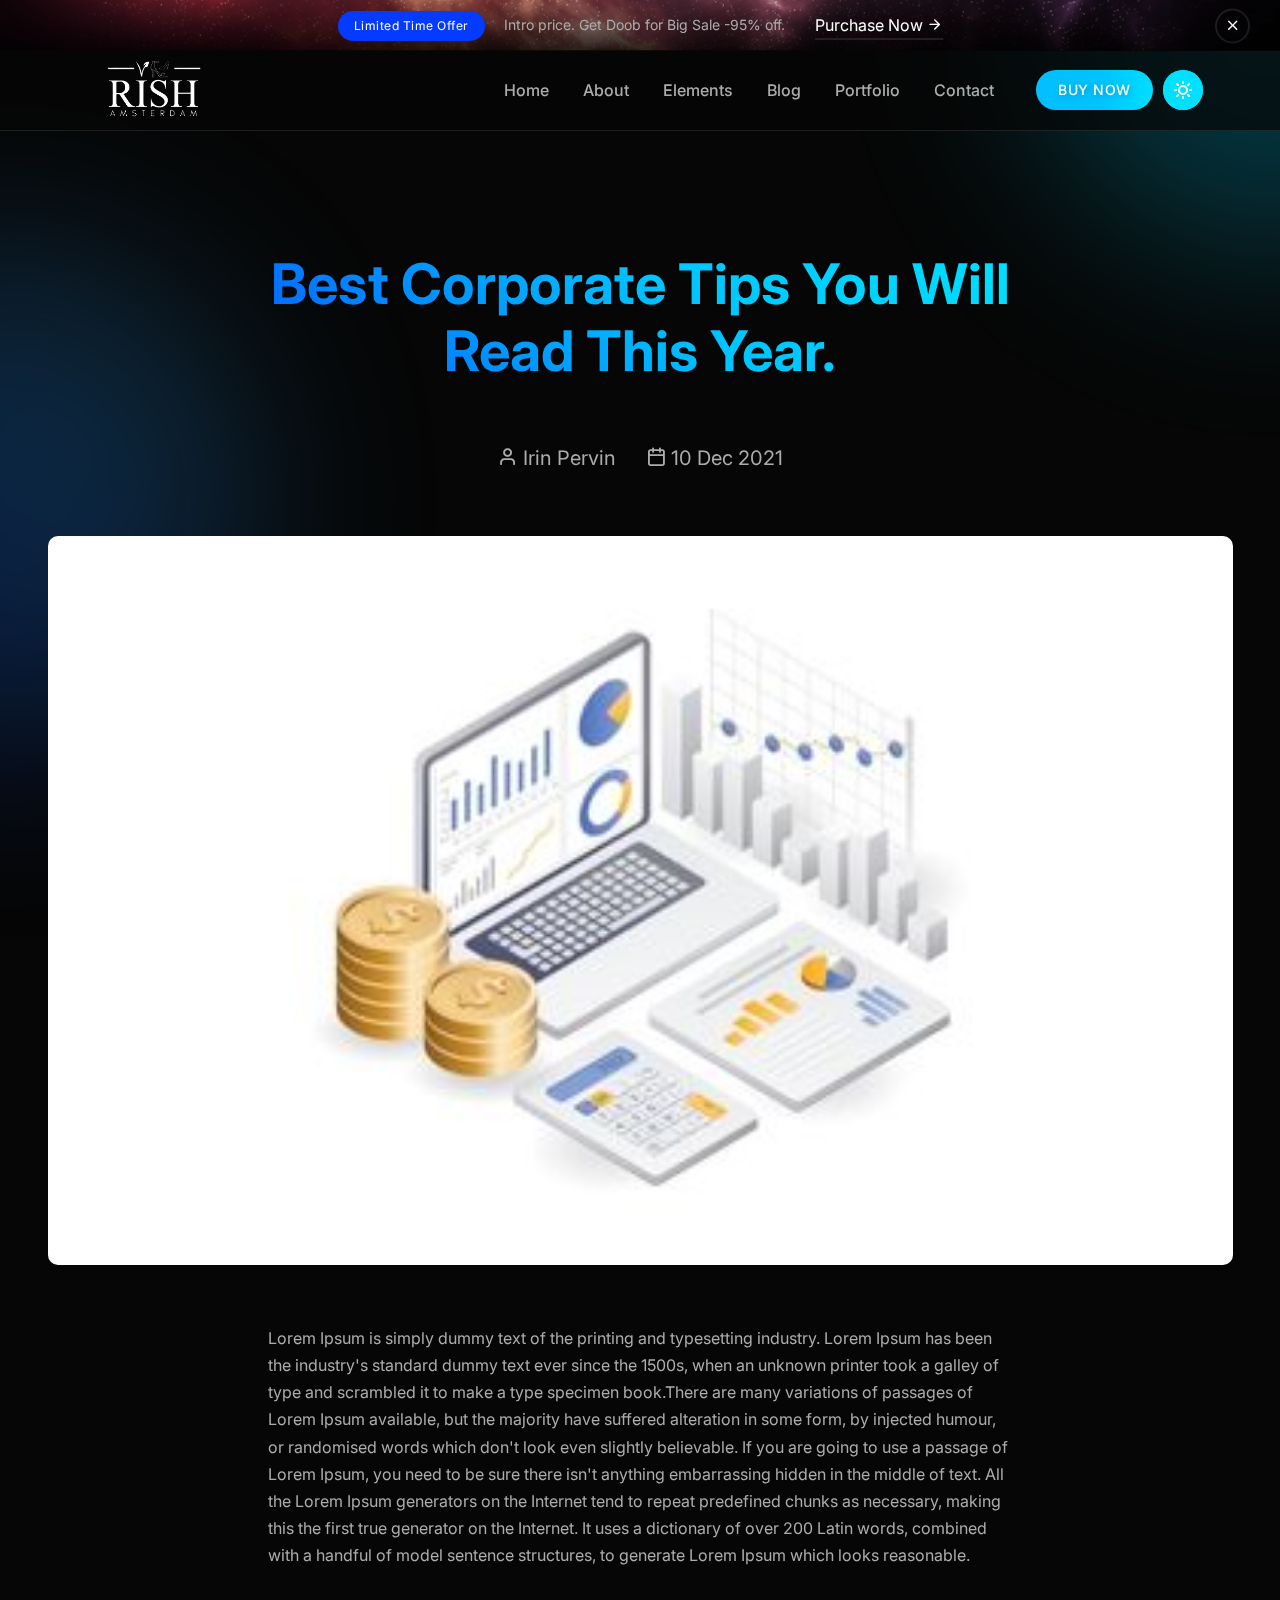
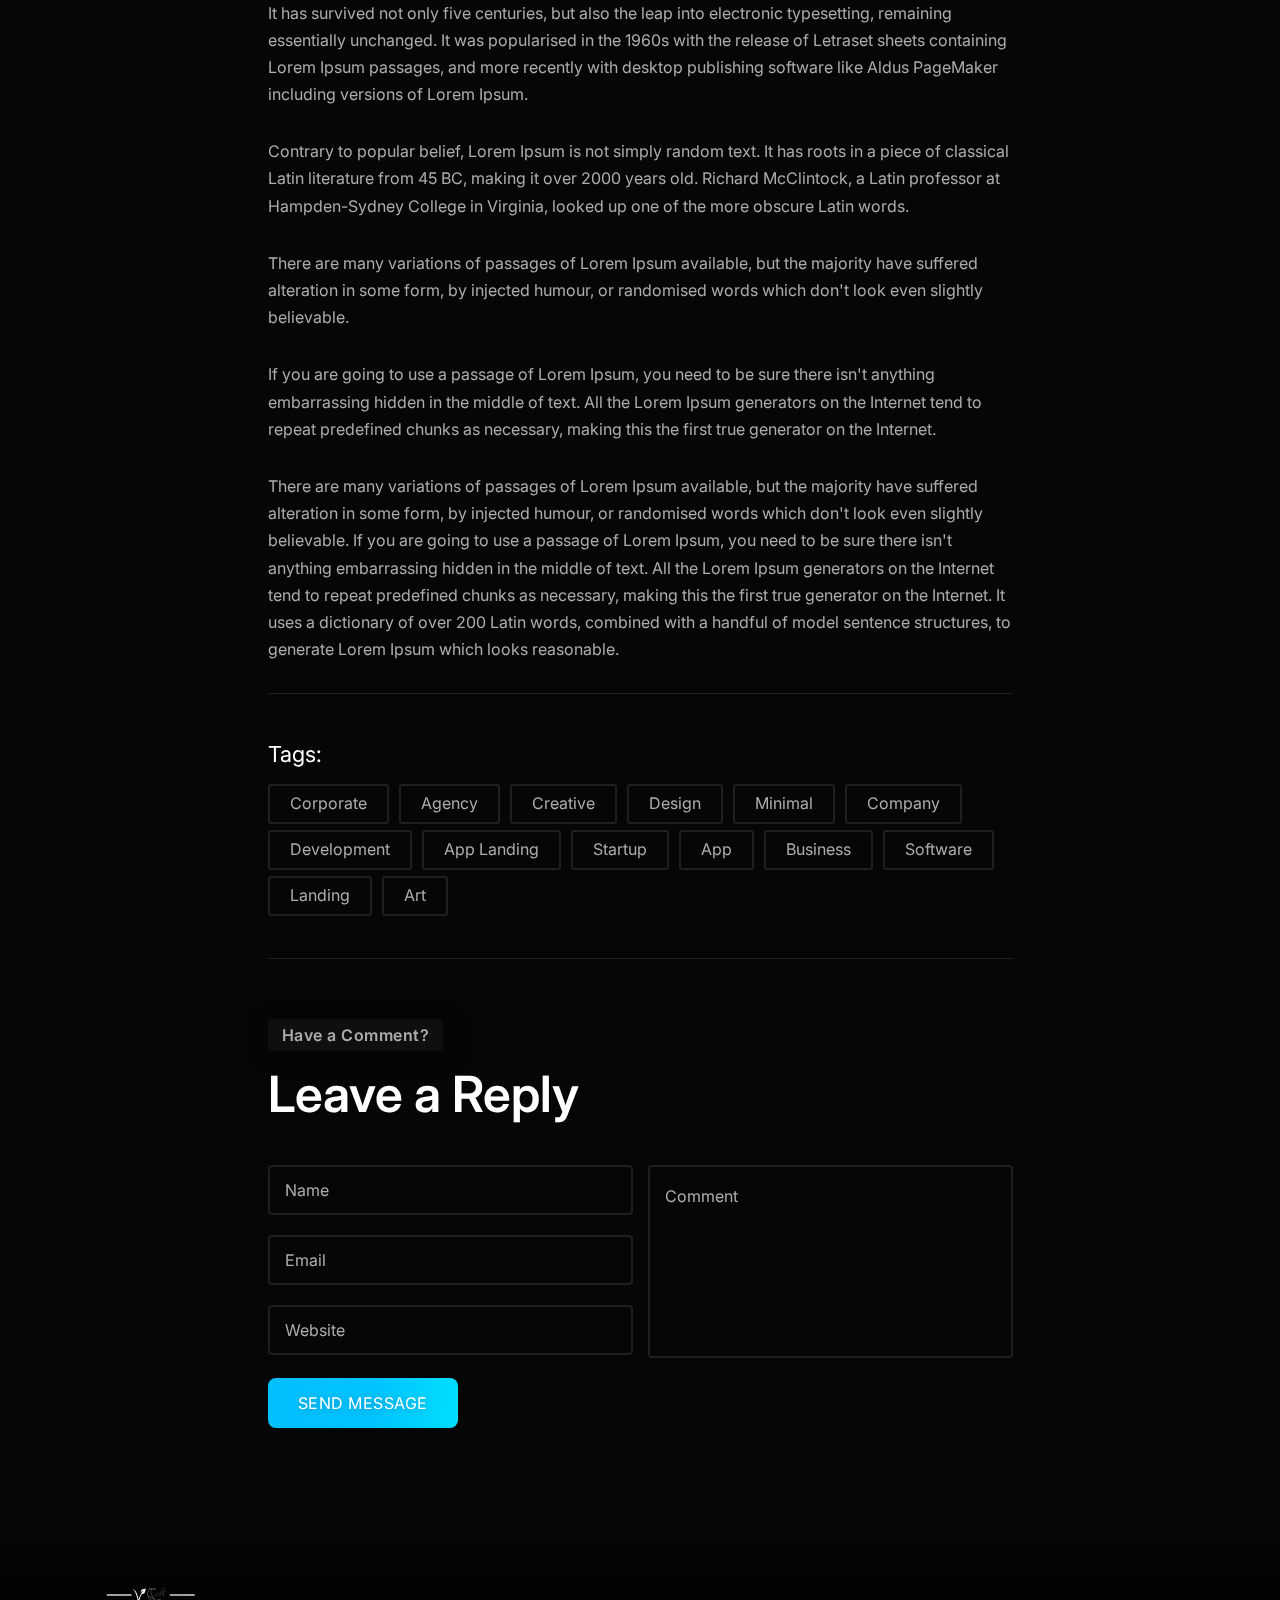
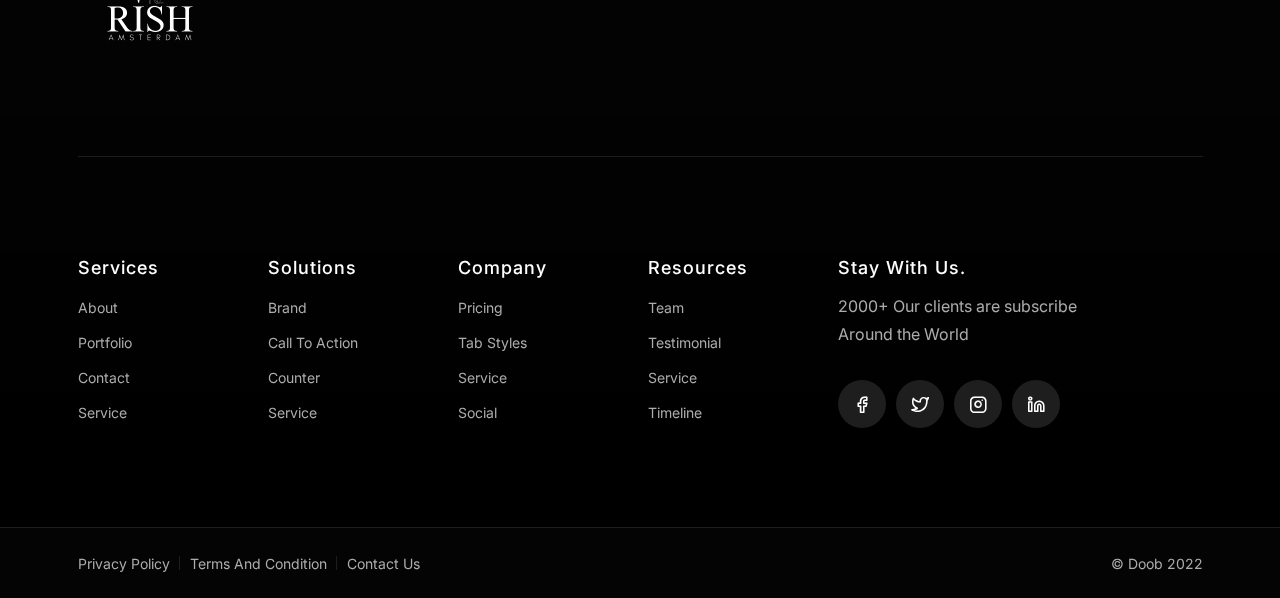
<file: blog-details.html>
<!DOCTYPE html>
<html lang="en">

<head>
    <meta charset="UTF-8">
    <meta name="viewport" content="width=device-width, initial-scale=1.0">
    <meta name="theme-style-mode" content="1"> <!-- 0 == light, 1 == dark -->

    <title>Blog Details || Doob Business and Consulting Bootstrap5 Template</title>
    <!-- Favicon -->
    <link rel="shortcut icon" type="image/x-icon" href="assets/images/favicon.png">
    <!-- CSS ============================================ -->
    <link rel="stylesheet" href="assets/css/vendor/bootstrap.min.css">
    <link rel="stylesheet" href="assets/css/plugins/animation.css">
    <link rel="stylesheet" href="assets/css/plugins/feature.css">
    <link rel="stylesheet" href="assets/css/plugins/magnify.min.css">
    <link rel="stylesheet" href="assets/css/plugins/slick.css">
    <link rel="stylesheet" href="assets/css/plugins/slick-theme.css">
    <link rel="stylesheet" href="assets/css/plugins/lightbox.css">
    <link rel="stylesheet" href="assets/css/style.css">
</head>

<body>
    <main class="page-wrapper">
        <!-- Start Header Top Area  -->
        <div class="header-top-news bg-image1">
            <div class="wrapper">
                <div class="container">
                    <div class="row">
                        <div class="col-lg-12">
                            <div class="inner">
                                <div class="content">
                                    <span class="rainbow-badge">Limited Time Offer</span>
                                    <span class="news-text">Intro price. Get Doob for Big Sale -95% off.</span>
                                </div>
                                <div class="right-button">
                                    <a class="btn-read-more" href="https://themeforest.net/checkout/from_item/34133466?license=regular">
                                        <span>Purchase Now <i class="feather-arrow-right"></i></span>
                                    </a>
                                </div>
                            </div>
                        </div>
                    </div>
                </div>
            </div>
            <div class="icon-close">
                <button class="close-button bgsection-activation">
                    <i class="feather-x"></i>
                </button>
            </div>
        </div>
        <!-- End Header Top Area  -->
        <!-- Start Header Area  -->
        <header class="rainbow-header header-default header-not-transparent header-sticky">
            <div class="container position-relative">
                <div class="row align-items-center row--0">
                    <div class="col-lg-3 col-md-6 col-4">
                        <div class="logo">
                            <a href="index.html">
                                <img class="logo-light" src="assets/images/logo/logo.png" alt="Corporate Logo">
                                <img class="logo-dark" src="assets/images/logo/logo-dark.png" alt="Corporate Logo">
                            </a>
                        </div>
                    </div>
                    <div class="col-lg-9 col-md-6 col-8 position-static">
                        <div class="header-right">

                            <nav class="mainmenu-nav d-none d-lg-block">
                                <ul class="mainmenu">
                                    <li class="with-megamenu has-menu-child-item position-relative"><a href="#">Home</a>
                                        <div class="rainbow-megamenu with-mega-item-2">
                                            <div class="wrapper">
                                                <div class="row row--0">
                                                    <div class="col-lg-6 single-mega-item">
                                                        <ul class="mega-menu-item">
                                                            <li><a href="index-landing.html">Sass Landing <span class="rainbow-badge-card">New</span></a></li>
                                                            <li><a href="index-application.html">Application <span class="rainbow-badge-card">New</span></a></li>
                                                            <li><a href="index-collaborate.html">Collaborate <span class="rainbow-badge-card">New</span></a></li>
                                                            <li><a href="index-business-consulting.html">Business Consulting</a></li>
                                                            <li><a href="index-business-consulting-2.html">Business Consulting 02</a></li>
                                                            <li><a href="index-magazine.html">Magazine <span class="rainbow-badge-card">New</span></a></li>
                                                            <li><a href="index-corporate.html">Corporate</a></li>
                                                            <li><a href="index-business.html">Business</a></li>
                                                            <li><a href="index-digital-agency.html">Digital Agency</a></li>
                                                            <li><a href="index-finance.html">Finance</a></li>
                                                            <li><a href="index-company.html">Company</a></li>
                                                            <li><a href="index-marketing-agency.html">Marketing Agency</a></li>
                                                        </ul>
                                                    </div>
                                                    <div class="col-lg-6 single-mega-item">
                                                        <ul class="mega-menu-item">
                                                            <li><a href="index-travel-agency.html">Travel Agency</a></li>
                                                            <li><a href="index-consulting.html">Consulting</a></li>
                                                            <li><a href="index-seo-agency.html">SEO Agency</a></li>
                                                            <li><a href="index-personal-portfolio.html">Personal Portfolio</a></li>
                                                            <li><a href="index-event-conference.html">Event Conference</a></li>
                                                            <li><a href="index-creative-portfolio.html">Creative Portfolio</a></li>
                                                            <li><a href="index-freelancer.html">Freelancer</a></li>
                                                            <li><a href="index-international-consulting.html">International Consulting</a></li>
                                                            <li><a href="index-startup.html">Startup</a></li>
                                                            <li><a href="index-web-agency.html">Web Agency</a></li>
                                                            <li><a href="index-corporate-one-page.html">Corporate One Page <span class="rainbow-badge-card">New</span></a></li>
                                                            <li><a href="index-photographer.html">Photographer <span class="rainbow-badge-card">New</span></a></li>
                                                        </ul>
                                                    </div>
                                                </div>
                                            </div>
                                        </div>
                                    </li>
                                    <li><a href="about.html">About</a></li>
                                    <li class="with-megamenu has-menu-child-item"><a href="#">Elements</a>
                                        <div class="rainbow-megamenu">
                                            <div class="wrapper">
                                                <div class="row row--0">
                                                    <div class="col-lg-3 single-mega-item">
                                                        <ul class="mega-menu-item">
                                                            <li><a href="button.html">Button</a></li>
                                                            <li><a href="service.html">Service</a></li>
                                                            <li><a href="counter.html">Counter</a></li>
                                                            <li><a href="progressbar.html">Progressbar</a></li>
                                                            <li><a href="accordion.html">Accordion</a></li>
                                                            <li><a href="social-share.html">Social Share</a></li>
                                                            <li><a href="blog-grid.html">Blog Grid</a></li>
                                                        </ul>
                                                    </div>
                                                    <div class="col-lg-3 single-mega-item">
                                                        <ul class="mega-menu-item">
                                                            <li><a href="team.html">Team</a></li>
                                                            <li><a href="portfolio.html">Portfolio</a></li>
                                                            <li><a href="testimonial.html">Testimonial</a></li>
                                                            <li><a href="timeline.html">Timeline</a></li>
                                                            <li><a href="tab.html">Tab</a></li>
                                                            <li><a href="pricing.html">Pricing</a></li>
                                                            <li><a href="split.html">Split Section</a></li>
                                                        </ul>
                                                    </div>
                                                    <div class="col-lg-3 single-mega-item">
                                                        <ul class="mega-menu-item">
                                                            <li><a href="call-to-action.html">Call To Action</a></li>
                                                            <li><a href="video.html">Video</a></li>
                                                            <li><a href="gallery.html">Gallery</a></li>
                                                            <li><a href="contact.html">Contact</a></li>
                                                            <li><a href="brand.html">Brand</a></li>
                                                            <li><a href="portfolio.html">Portfolio</a></li>
                                                            <li><a href="error.html">404</a></li>
                                                        </ul>
                                                    </div>
                                                    <div class="col-lg-3 single-mega-item">
                                                        <ul class="mega-menu-item">
                                                            <li><a href="advance-tab.html">Advance Tab <span
                                        class="rainbow-badge-card">Hot</span></a></li>
                                                            <li><a href="brand-carouse.html">Brand Carousel <span
                                        class="rainbow-badge-card">New</span></a></li>
                                                            <li><a href="advance-pricing.html">Advance Pricing <span
                                        class="rainbow-badge-card">Hot</span></a></li>
                                                            <li><a href="portfolio-details.html">Portfolio Details</a></li>
                                                            <li><a href="blog-details.html">Blog Details</a></li>
                                                            <li><a href="privacy-policy.html">Privacy Policy <span
                                class="rainbow-badge-card">New</span></a></li>
                                                            <li><a href="login.html">Profile <span
                                class="rainbow-badge-card">New</span></a></li>
                                                        </ul>
                                                    </div>
                                                </div>
                                            </div>
                                        </div>
                                    </li>

                                    <li class="has-droupdown has-menu-child-item"><a href="#">Blog</a>
                                        <ul class="submenu">
                                            <li><a href="blog-grid.html">Blog Grid</a></li>
                                            <li><a href="blog-grid-sidebar.html">Blog Grid Sidebar</a></li>
                                            <li><a href="blog-list-view.html">Blog List View</a></li>
                                            <li><a href="blog-list-sidebar.html">Blog List View Sidebar</a></li>
                                            <li><a href="blog-details.html">Blog Details</a></li>
                                        </ul>
                                    </li>

                                    <li class="has-droupdown has-menu-child-item"><a href="#">Portfolio</a>
                                        <ul class="submenu">
                                            <li><a href="portfolio.html">Portfolio Default</a></li>
                                            <li><a href="portfolio-three-column.html">Portfolio Three Column</a></li>
                                            <li><a href="portfolio-full-width.html">Portfolio Full Width</a></li>
                                            <li><a href="portfolio-grid-layout.html">Portfolio Grid Layout</a></li>
                                            <li><a href="portfolio-box-layout.html">Portfolio Box Layout</a></li>
                                            <li><a href="portfolio-details.html">Portfolio Details</a></li>
                                        </ul>
                                    </li>
                                    <li><a href="contact.html">Contact</a></li>
                                </ul>







                            </nav>

                            <!-- Start Header Btn  -->
                            <div class="header-btn">
                                <a class="btn-default btn-small round" target="_blank" href="https://themeforest.net/checkout/from_item/34133466?license=regular">BUY NOW</a>
                            </div>
                            <!-- End Header Btn  -->

                            <!-- Start Mobile-Menu-Bar -->
                            <div class="mobile-menu-bar ml--5 d-block d-lg-none">
                                <div class="hamberger">
                                    <button class="hamberger-button">
                                        <i class="feather-menu"></i>
                                    </button>
                                </div>
                            </div>
                            <!-- Start Mobile-Menu-Bar -->

                            <div id="my_switcher" class="my_switcher">
                                <ul>
                                    <li>
                                        <a href="javascript: void(0);" data-theme="light" class="setColor light">
                                            <img class="sun-image" src="assets/images/icons/sun-01.svg" alt="Sun images">
                                        </a>
                                    </li>
                                    <li>
                                        <a href="javascript: void(0);" data-theme="dark" class="setColor dark">
                                            <img class="Victor Image" src="assets/images/icons/vector.svg" alt="Vector Images">
                                        </a>
                                    </li>
                                </ul>
                            </div>

                        </div>
                    </div>
                </div>
            </div>
        </header>
        <!-- End Header Area  -->
        <div class="popup-mobile-menu">
            <div class="inner">
                <div class="header-top">
                    <div class="logo">
                        <a href="index.html">
                            <img class="logo-light" src="assets/images/logo/logo.png" alt="Corporate Logo">
                            <img class="logo-dark" src="assets/images/logo/logo-dark.png" alt="Corporate Logo">
                        </a>
                    </div>
                    <div class="close-menu">
                        <button class="close-button">
                            <i class="feather-x"></i>
                        </button>
                    </div>
                </div>
                <ul class="mainmenu">
                    <li class="with-megamenu has-menu-child-item position-relative"><a href="#">Home</a>
                        <div class="rainbow-megamenu with-mega-item-2">
                            <div class="wrapper">
                                <div class="row row--0">
                                    <div class="col-lg-6 single-mega-item">
                                        <ul class="mega-menu-item">
                                            <li><a href="index-landing.html">Sass Landing <span class="rainbow-badge-card">New</span></a></li>
                                            <li><a href="index-application.html">Application <span class="rainbow-badge-card">New</span></a></li>
                                            <li><a href="index-collaborate.html">Collaborate <span class="rainbow-badge-card">New</span></a></li>
                                            <li><a href="index-business-consulting.html">Business Consulting</a></li>
                                            <li><a href="index-business-consulting-2.html">Business Consulting 02</a></li>
                                            <li><a href="index-magazine.html">Magazine <span class="rainbow-badge-card">New</span></a></li>
                                            <li><a href="index-corporate.html">Corporate</a></li>
                                            <li><a href="index-business.html">Business</a></li>
                                            <li><a href="index-digital-agency.html">Digital Agency</a></li>
                                            <li><a href="index-finance.html">Finance</a></li>
                                            <li><a href="index-company.html">Company</a></li>
                                            <li><a href="index-marketing-agency.html">Marketing Agency</a></li>
                                        </ul>
                                    </div>
                                    <div class="col-lg-6 single-mega-item">
                                        <ul class="mega-menu-item">
                                            <li><a href="index-travel-agency.html">Travel Agency</a></li>
                                            <li><a href="index-consulting.html">Consulting</a></li>
                                            <li><a href="index-seo-agency.html">SEO Agency</a></li>
                                            <li><a href="index-personal-portfolio.html">Personal Portfolio</a></li>
                                            <li><a href="index-event-conference.html">Event Conference</a></li>
                                            <li><a href="index-creative-portfolio.html">Creative Portfolio</a></li>
                                            <li><a href="index-freelancer.html">Freelancer</a></li>
                                            <li><a href="index-international-consulting.html">International Consulting</a></li>
                                            <li><a href="index-startup.html">Startup</a></li>
                                            <li><a href="index-web-agency.html">Web Agency</a></li>
                                            <li><a href="index-corporate-one-page.html">Corporate One Page <span class="rainbow-badge-card">New</span></a></li>
                                            <li><a href="index-photographer.html">Photographer <span class="rainbow-badge-card">New</span></a></li>
                                        </ul>
                                    </div>
                                </div>
                            </div>
                        </div>
                    </li>
                    <li><a href="about.html">About</a></li>
                    <li class="with-megamenu has-menu-child-item"><a href="#">Elements</a>
                        <div class="rainbow-megamenu">
                            <div class="wrapper">
                                <div class="row row--0">
                                    <div class="col-lg-3 single-mega-item">
                                        <ul class="mega-menu-item">
                                            <li><a href="button.html">Button</a></li>
                                            <li><a href="service.html">Service</a></li>
                                            <li><a href="counter.html">Counter</a></li>
                                            <li><a href="progressbar.html">Progressbar</a></li>
                                            <li><a href="accordion.html">Accordion</a></li>
                                            <li><a href="social-share.html">Social Share</a></li>
                                            <li><a href="blog-grid.html">Blog Grid</a></li>
                                        </ul>
                                    </div>
                                    <div class="col-lg-3 single-mega-item">
                                        <ul class="mega-menu-item">
                                            <li><a href="team.html">Team</a></li>
                                            <li><a href="portfolio.html">Portfolio</a></li>
                                            <li><a href="testimonial.html">Testimonial</a></li>
                                            <li><a href="timeline.html">Timeline</a></li>
                                            <li><a href="tab.html">Tab</a></li>
                                            <li><a href="pricing.html">Pricing</a></li>
                                            <li><a href="split.html">Split Section</a></li>
                                        </ul>
                                    </div>
                                    <div class="col-lg-3 single-mega-item">
                                        <ul class="mega-menu-item">
                                            <li><a href="call-to-action.html">Call To Action</a></li>
                                            <li><a href="video.html">Video</a></li>
                                            <li><a href="gallery.html">Gallery</a></li>
                                            <li><a href="contact.html">Contact</a></li>
                                            <li><a href="brand.html">Brand</a></li>
                                            <li><a href="portfolio.html">Portfolio</a></li>
                                            <li><a href="error.html">404</a></li>
                                        </ul>
                                    </div>
                                    <div class="col-lg-3 single-mega-item">
                                        <ul class="mega-menu-item">
                                            <li><a href="advance-tab.html">Advance Tab <span
                                        class="rainbow-badge-card">Hot</span></a></li>
                                            <li><a href="brand-carouse.html">Brand Carousel <span
                                        class="rainbow-badge-card">New</span></a></li>
                                            <li><a href="advance-pricing.html">Advance Pricing <span
                                        class="rainbow-badge-card">Hot</span></a></li>
                                            <li><a href="portfolio-details.html">Portfolio Details</a></li>
                                            <li><a href="blog-details.html">Blog Details</a></li>
                                            <li><a href="privacy-policy.html">Privacy Policy <span
                                class="rainbow-badge-card">New</span></a></li>
                                            <li><a href="login.html">Profile <span
                                class="rainbow-badge-card">New</span></a></li>
                                        </ul>
                                    </div>
                                </div>
                            </div>
                        </div>
                    </li>

                    <li class="has-droupdown has-menu-child-item"><a href="#">Blog</a>
                        <ul class="submenu">
                            <li><a href="blog-grid.html">Blog Grid</a></li>
                            <li><a href="blog-grid-sidebar.html">Blog Grid Sidebar</a></li>
                            <li><a href="blog-list-view.html">Blog List View</a></li>
                            <li><a href="blog-list-sidebar.html">Blog List View Sidebar</a></li>
                            <li><a href="blog-details.html">Blog Details</a></li>
                        </ul>
                    </li>

                    <li class="has-droupdown has-menu-child-item"><a href="#">Portfolio</a>
                        <ul class="submenu">
                            <li><a href="portfolio.html">Portfolio Default</a></li>
                            <li><a href="portfolio-three-column.html">Portfolio Three Column</a></li>
                            <li><a href="portfolio-full-width.html">Portfolio Full Width</a></li>
                            <li><a href="portfolio-grid-layout.html">Portfolio Grid Layout</a></li>
                            <li><a href="portfolio-box-layout.html">Portfolio Box Layout</a></li>
                            <li><a href="portfolio-details.html">Portfolio Details</a></li>
                        </ul>
                    </li>
                    <li><a href="contact.html">Contact</a></li>
                </ul>







            </div>
        </div>
        <!-- Start Theme Style  -->
        <div>
            <div class="rainbow-gradient-circle"></div>
            <div class="rainbow-gradient-circle theme-pink"></div>
        </div>
        <!-- End Theme Style  -->



        <!-- Start Advance Pricing Area  -->
        <div class="rainbow-blog-details-area">
            <div class="post-page-banner rainbow-section-gapTop">
                <div class="container">
                    <div class="row">
                        <div class="col-lg-8 offset-lg-2">
                            <div class="content text-center">
                                <div class="page-title">
                                    <h1 class="theme-gradient">Best Corporate Tips You Will Read This Year.</h1>
                                </div>
                                <ul class="rainbow-meta-list">
                                    <li>
                                        <i class="feather-user"></i>
                                        <a href="#">Irin Pervin</a>
                                    </li>
                                    <li>
                                        <i class="feather-calendar"></i>
                                        10 Dec 2021
                                    </li>
                                </ul>
                                <div class="thumbnail alignwide mt--60"><img class="w-100 radius" src="assets/images/blog/blog-01.jpg" alt="Blog Images"></div>
                            </div>
                        </div>
                    </div>
                </div>
            </div>
            <div class="blog-details-content pt--60 rainbow-section-gapBottom">
                <div class="container">
                    <div class="row">
                        <div class="col-lg-8 offset-lg-2">
                            <div class="content">

                                <p>Lorem Ipsum is simply dummy text of the printing and typesetting industry. Lorem
                                    Ipsum has been the industry's standard dummy text ever since the 1500s, when an
                                    unknown printer took a galley of type and scrambled it to make a type specimen
                                    book.There are many variations of passages of Lorem Ipsum available, but the
                                    majority have suffered alteration in some form, by injected humour, or
                                    randomised words which don't look even slightly believable. If you are going to
                                    use a passage of Lorem Ipsum, you need to be sure there isn't anything
                                    embarrassing hidden in the middle of text. All the Lorem Ipsum generators on the
                                    Internet tend to repeat predefined chunks as necessary, making this the first
                                    true generator on the Internet. It uses a dictionary of over 200 Latin words,
                                    combined with a handful of model sentence structures, to generate Lorem Ipsum
                                    which looks reasonable.</p>


                                <p>It has survived not only five centuries, but also the leap into electronic
                                    typesetting, remaining essentially unchanged. It was popularised in the 1960s
                                    with the release of Letraset sheets containing Lorem Ipsum passages, and more
                                    recently with desktop publishing software like Aldus PageMaker including
                                    versions of Lorem Ipsum.</p>


                                <p>Contrary to popular belief, Lorem Ipsum is not simply random text. It has roots
                                    in a piece of classical Latin literature from 45 BC, making it over 2000 years
                                    old. Richard McClintock, a Latin professor at Hampden-Sydney College in
                                    Virginia, looked up one of the more obscure Latin words.</p>

                                <p>There are many variations of passages of Lorem Ipsum available, but the majority
                                    have suffered alteration in some form, by injected humour, or randomised words
                                    which don't look even slightly believable.</p>

                                <p>If you are going to use a passage of Lorem Ipsum, you need to be sure there isn't
                                    anything embarrassing hidden in the middle of text. All the Lorem Ipsum
                                    generators on the Internet tend to repeat predefined chunks as necessary, making
                                    this the first true generator on the Internet.</p>

                                <p>There are many variations of passages of Lorem Ipsum available, but the majority
                                    have suffered alteration in some form, by injected humour, or randomised words
                                    which don't look even slightly believable. If you are going to use a passage of
                                    Lorem Ipsum, you need to be sure there isn't anything embarrassing hidden in the
                                    middle of text. All the Lorem Ipsum generators on the Internet tend to repeat
                                    predefined chunks as necessary, making this the first true generator on the
                                    Internet. It uses a dictionary of over 200 Latin words, combined with a handful
                                    of model sentence structures, to generate Lorem Ipsum which looks reasonable.
                                </p>

                                <div class="category-meta">
                                    <span class="text">Tags:</span>
                                    <div class="tagcloud">
                                        <a href="#">Corporate</a>
                                        <a href="#">Agency</a>
                                        <a href="#">Creative</a>
                                        <a href="#">Design</a>
                                        <a href="#">Minimal</a>
                                        <a href="#">Company</a>
                                        <a href="#">Development</a>
                                        <a href="#">App Landing</a>
                                        <a href="#">Startup</a>
                                        <a href="#">App</a>
                                        <a href="#">Business</a>
                                        <a href="#">Software</a>
                                        <a href="#">Landing</a>
                                        <a href="#">Art</a>
                                    </div>
                                </div>

                                <!-- Start Contact Form Area  -->
                                <div class="rainbow-comment-form pt--60">
                                    <div class="inner">
                                        <div class="section-title">
                                            <span class="subtitle">Have a Comment?</span>
                                            <h2 class="title">Leave a Reply</h2>
                                        </div>
                                        <form class="mt--40" action="#">
                                            <div class="row">
                                                <div class="col-lg-6 col-md-12 col-12">
                                                    <div class="rnform-group"><input type="text" placeholder="Name"></div>
                                                    <div class="rnform-group"><input type="email" placeholder="Email"></div>
                                                    <div class="rnform-group"><input type="text" placeholder="Website"></div>
                                                </div>
                                                <div class="col-lg-6 col-md-12 col-12">
                                                    <div class="rnform-group"><textarea placeholder="Comment"></textarea>
                                                    </div>
                                                </div>
                                                <div class="col-lg-12">
                                                    <div class="blog-btn"><a class="btn-default" href="blog-details.html"><span>SEND
                                                                    MESSAGE</span></a></div>
                                                </div>
                                            </div>
                                        </form>
                                    </div>
                                </div>
                                <!-- End Contact Form Area  -->
                            </div>
                        </div>
                    </div>
                </div>
            </div>
        </div>
        <!-- End Advance Pricing Area  -->

        <!-- Start Footer Area  -->
        <footer class="rainbow-footer footer-style-default variation-two">
            <div class="rainbow-callto-action clltoaction-style-default style-7">
                <div class="container">
                    <div class="row row--0 align-items-center content-wrapper">
                        <div class="col-lg-8 col-md-8">
                            <div class="inner">
                                <div class="content text-left">
                                    <div class="logo">
                                        <a href="index.html">
                                            <img class="logo-light" src="assets/images/logo/logo.png" alt="Corporate Logo">
                                            <img class="logo-dark" src="assets/images/logo/logo-dark.png" alt="Corporate Logo">
                                        </a>
                                    </div>
                                    <p class="subtitle" data-sal="slide-up" data-sal-duration="400" data-sal-delay="150">If you want to create a corporate template you can purshace now
                                        our doob
                                        template.</p>
                                </div>
                            </div>
                        </div>
                        <div class="col-lg-4 col-md-4" data-sal="slide-up" data-sal-duration="400" data-sal-delay="150">
                            <div class="call-to-btn text-left mt_sm--20 text-lg-right">
                                <a class="btn-default" href="https://themeforest.net/checkout/from_item/34133466?license=regular">Purchase Doob
                                    <i class="feather-arrow-right"></i>
                                </a>
                            </div>
                        </div>
                    </div>
                </div>
            </div>
            <div class="footer-top">
                <div class="container">
                    <div class="row">
                        <div class="col-lg-2 col-md-6 col-sm-6 col-12">
                            <div class="rainbow-footer-widget">
                                <h4 class="title">Services</h4>
                                <div class="inner">
                                    <ul class="footer-link link-hover">
                                        <li><a href="about.html">About</a></li>
                                        <li><a href="portfolio.html">Portfolio</a></li>
                                        <li><a href="contact.html">Contact</a></li>
                                        <li><a href="service.html">Service</a></li>
                                    </ul>
                                </div>
                            </div>
                        </div>
                        <div class="col-lg-2 col-md-6 col-sm-6 col-12">
                            <div class="rainbow-footer-widget">
                                <div class="widget-menu-top">
                                    <h4 class="title">Solutions</h4>
                                    <div class="inner">
                                        <ul class="footer-link link-hover">
                                            <li><a href="brand.html">Brand</a></li>
                                            <li><a href="call-to-action.html">call To Action</a></li>
                                            <li><a href="counter.html">Counter</a></li>
                                            <li><a href="service.html">Service</a></li>
                                        </ul>
                                    </div>
                                </div>
                            </div>
                        </div>
                        <div class="col-lg-2 col-md-6 col-sm-6 col-12">
                            <div class="rainbow-footer-widget">
                                <h4 class="title">Company</h4>
                                <div class="inner">
                                    <ul class="footer-link link-hover">
                                        <li><a href="pricing.html">Pricing</a></li>
                                        <li><a href="tab.html">Tab Styles</a></li>
                                        <li><a href="service.html">Service</a></li>
                                        <li><a href="social-share.html">Social</a></li>
                                    </ul>
                                </div>
                            </div>
                        </div>
                        <div class="col-lg-2 col-md-6 col-sm-6 col-12">
                            <div class="rainbow-footer-widget">
                                <h4 class="title">Resources</h4>
                                <div class="inner">
                                    <ul class="footer-link link-hover">
                                        <li><a href="team.html">Team</a></li>
                                        <li><a href="testimonial.html">Testimonial</a></li>
                                        <li><a href="service.html">Service</a></li>
                                        <li><a href="timeline.html">Timeline</a></li>
                                    </ul>
                                </div>
                            </div>
                        </div>
                        <div class="col-lg-4 col-md-6 col-sm-6 col-12">
                            <div class="rainbow-footer-widget">
                                <h4 class="title">Stay With Us.</h4>
                                <div class="inner">
                                    <h6 class="subtitle">2000+ Our clients are subscribe Around the World</h6>
                                    <ul class="social-icon social-default justify-content-start">
                                        <li><a href="https://www.facebook.com/">
                                                <i class="feather-facebook"></i>
                                            </a>
                                        </li>
                                        <li><a href="https://www.twitter.com">
                                                <i class="feather-twitter"></i>
                                            </a>
                                        </li>
                                        <li><a href="https://www.instagram.com/">
                                                <i class="feather-instagram"></i>
                                            </a>
                                        </li>
                                        <li><a href="https://www.linkdin.com/">
                                                <i class="feather-linkedin"></i>
                                            </a>
                                        </li>
                                    </ul>
                                </div>
                            </div>
                        </div>
                    </div>
                </div>
            </div>
        </footer>
        <!-- End Footer Area  -->
        <!-- Start Copy Right Area  -->
        <div class="copyright-area copyright-style-one">
            <div class="container">
                <div class="row align-items-center">
                    <div class="col-lg-6 col-md-8 col-sm-12 col-12">
                        <div class="copyright-left">
                            <ul class="ft-menu link-hover">
                                <li>
                                    <a href="privacy-policy.html">Privacy Policy</a>
                                </li>
                                <li>
                                    <a href="#">Terms And Condition</a>
                                </li>
                                <li>
                                    <a href="contact.html">Contact Us</a>
                                </li>
                            </ul>
                        </div>
                    </div>
                    <div class="col-lg-6 col-md-4 col-sm-12 col-12">
                        <div class="copyright-right text-center text-lg-end">
                            <p class="copyright-text">© Doob 2022</p>
                        </div>
                    </div>
                </div>
            </div>
        </div>
        <!-- End Copy Right Area  -->

    </main>

    <!-- All Scripts  -->
    <!-- Start Top To Bottom Area  -->
    <div class="rainbow-back-top">
        <i class="feather-arrow-up"></i>
    </div>
    <!-- End Top To Bottom Area  -->
    <!-- JS
============================================ -->
    <script src="assets/js/vendor/modernizr.min.js"></script>
    <script src="assets/js/vendor/jquery.min.js"></script>
    <script src="assets/js/vendor/bootstrap.min.js"></script>
    <script src="assets/js/vendor/popper.min.js"></script>
    <script src="assets/js/vendor/waypoint.min.js"></script>
    <script src="assets/js/vendor/wow.min.js"></script>
    <script src="assets/js/vendor/counterup.min.js"></script>
    <script src="assets/js/vendor/feather.min.js"></script>
    <script src="assets/js/vendor/sal.min.js"></script>
    <script src="assets/js/vendor/masonry.js"></script>
    <script src="assets/js/vendor/imageloaded.js"></script>
    <script src="assets/js/vendor/magnify.min.js"></script>
    <script src="assets/js/vendor/lightbox.js"></script>
    <script src="assets/js/vendor/slick.min.js"></script>
    <script src="assets/js/vendor/easypie.js"></script>
    <script src="assets/js/vendor/text-type.js"></script>
    <script src="assets/js/vendor/jquery.style.swicher.js"></script>
    <script src="assets/js/vendor/js.cookie.js"></script>
    <script src="assets/js/vendor/jquery-one-page-nav.js"></script>
    <!-- Main JS -->
    <script src="assets/js/main.js"></script>
</body>

</html>
</file>
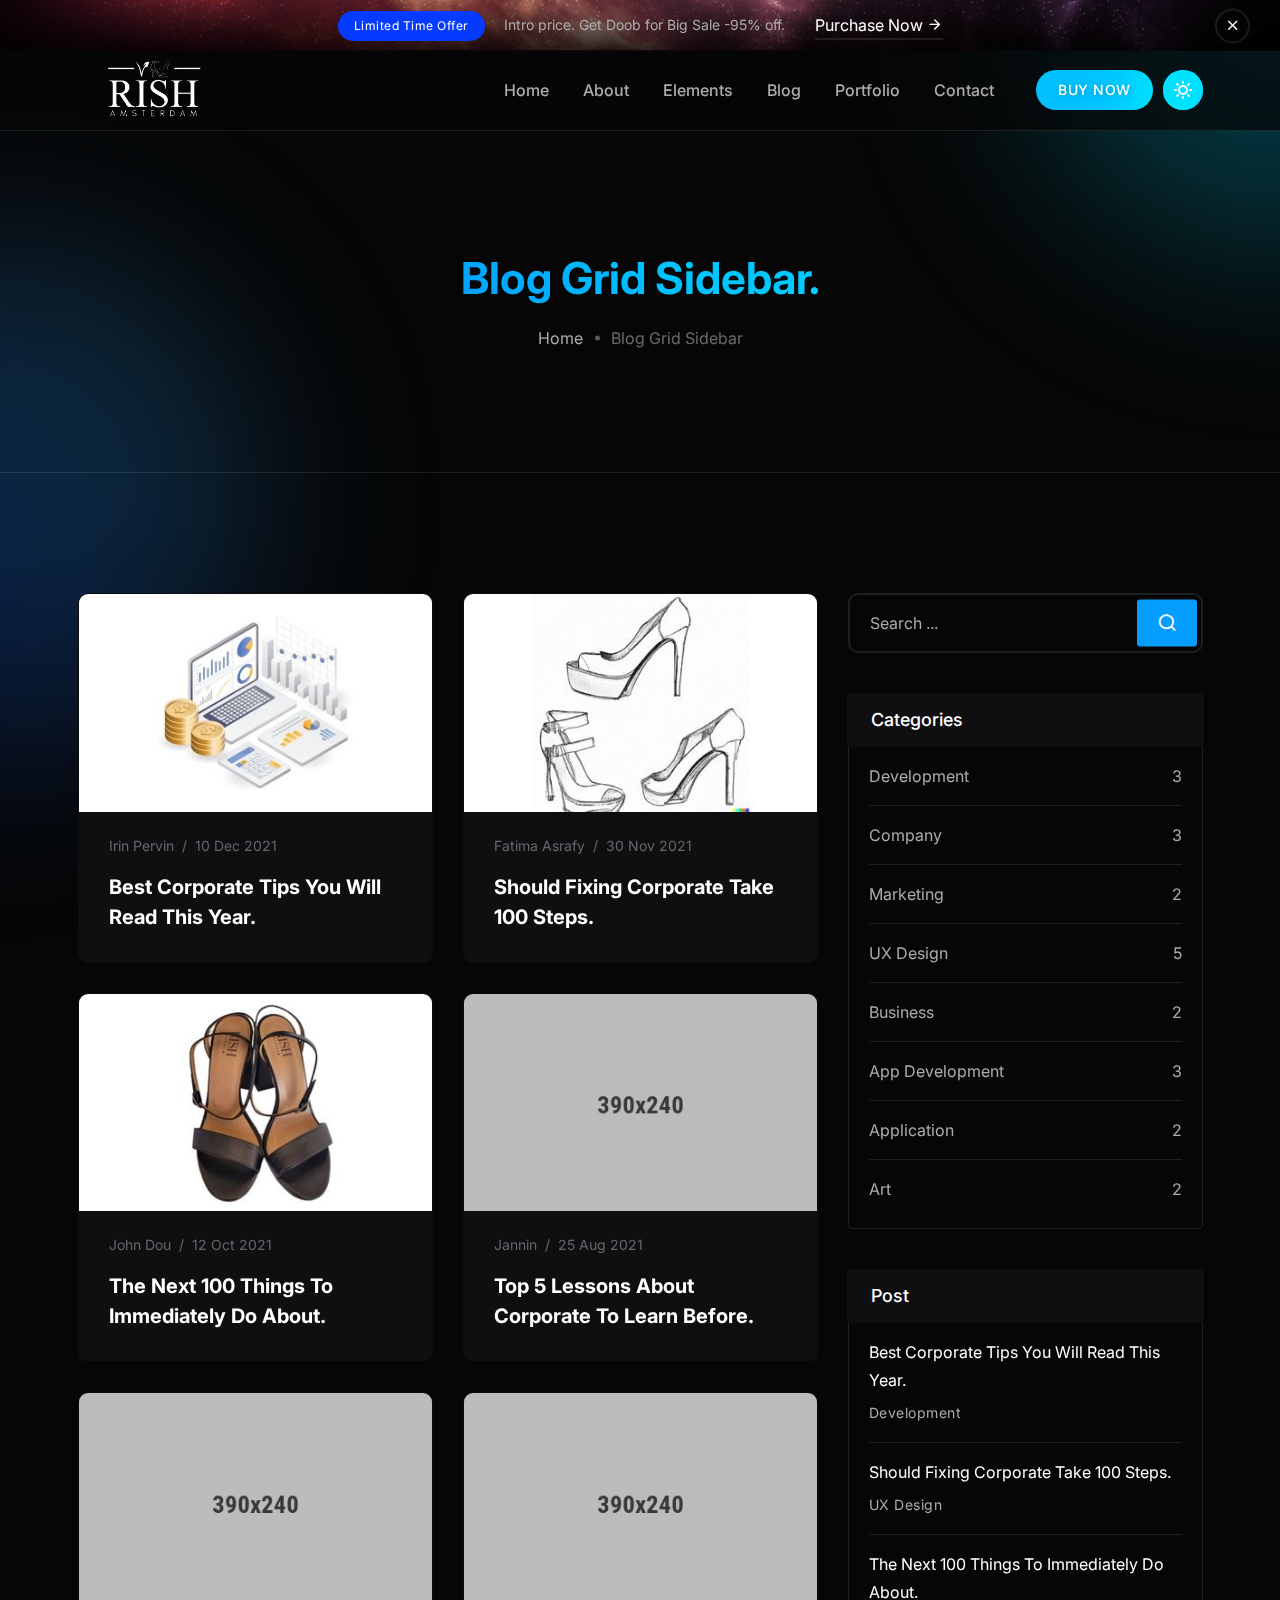
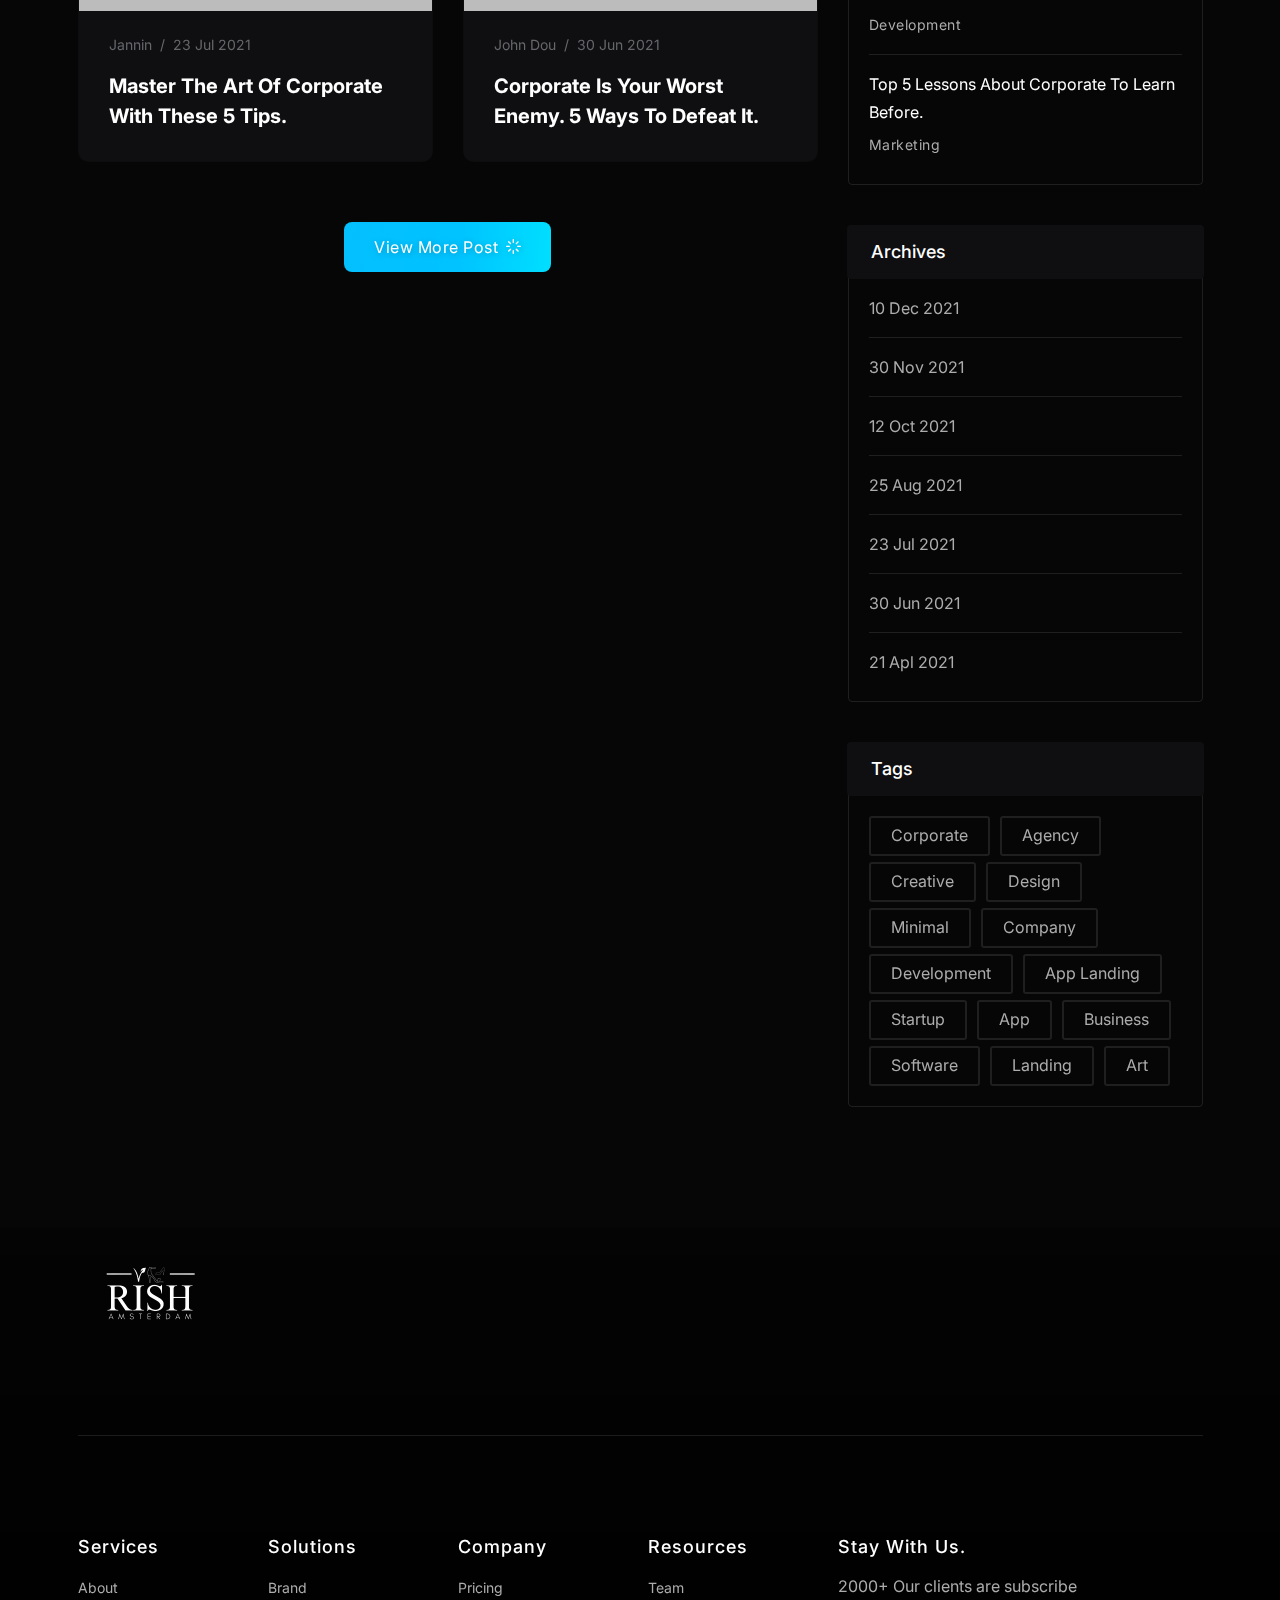
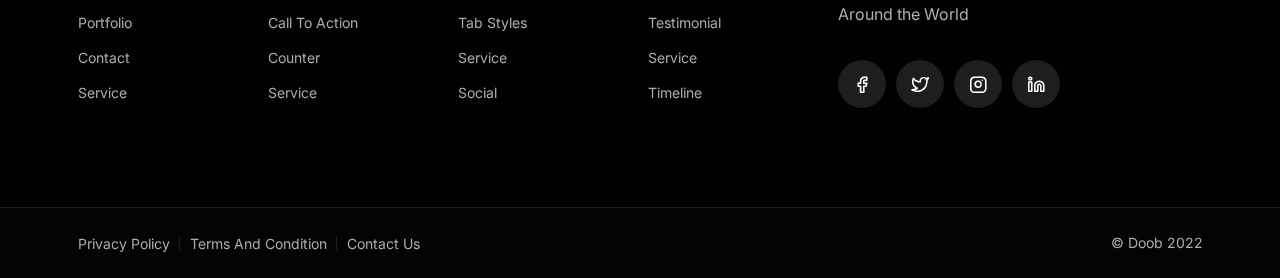
<file: blog-grid-sidebar.html>
<!DOCTYPE html>
<html lang="en">

<head>
    <meta charset="UTF-8">
    <meta name="viewport" content="width=device-width, initial-scale=1.0">
    <meta name="theme-style-mode" content="1"> <!-- 0 == light, 1 == dark -->

    <title>Blog Grid Sidebar || Doob Business and Consulting Bootstrap5 Template</title>
    <!-- Favicon -->
    <link rel="shortcut icon" type="image/x-icon" href="assets/images/favicon.png">
    <!-- CSS ============================================ -->
    <link rel="stylesheet" href="assets/css/vendor/bootstrap.min.css">
    <link rel="stylesheet" href="assets/css/plugins/animation.css">
    <link rel="stylesheet" href="assets/css/plugins/feature.css">
    <link rel="stylesheet" href="assets/css/plugins/magnify.min.css">
    <link rel="stylesheet" href="assets/css/plugins/slick.css">
    <link rel="stylesheet" href="assets/css/plugins/slick-theme.css">
    <link rel="stylesheet" href="assets/css/plugins/lightbox.css">
    <link rel="stylesheet" href="assets/css/style.css">
</head>

<body>
    <main class="page-wrapper">

        <!-- Start Header Top Area  -->
        <div class="header-top-news bg-image1">
            <div class="wrapper">
                <div class="container">
                    <div class="row">
                        <div class="col-lg-12">
                            <div class="inner">
                                <div class="content">
                                    <span class="rainbow-badge">Limited Time Offer</span>
                                    <span class="news-text">Intro price. Get Doob for Big Sale -95% off.</span>
                                </div>
                                <div class="right-button">
                                    <a class="btn-read-more" href="https://themeforest.net/checkout/from_item/34133466?license=regular">
                                        <span>Purchase Now <i class="feather-arrow-right"></i></span>
                                    </a>
                                </div>
                            </div>
                        </div>
                    </div>
                </div>
            </div>
            <div class="icon-close">
                <button class="close-button bgsection-activation">
                    <i class="feather-x"></i>
                </button>
            </div>
        </div>
        <!-- End Header Top Area  -->
        <!-- Start Header Area  -->
        <header class="rainbow-header header-default header-not-transparent header-sticky">
            <div class="container position-relative">
                <div class="row align-items-center row--0">
                    <div class="col-lg-3 col-md-6 col-4">
                        <div class="logo">
                            <a href="index.html">
                                <img class="logo-light" src="assets/images/logo/logo.png" alt="Corporate Logo">
                                <img class="logo-dark" src="assets/images/logo/logo-dark.png" alt="Corporate Logo">
                            </a>
                        </div>
                    </div>
                    <div class="col-lg-9 col-md-6 col-8 position-static">
                        <div class="header-right">

                            <nav class="mainmenu-nav d-none d-lg-block">
                                <ul class="mainmenu">
                                    <li class="with-megamenu has-menu-child-item position-relative"><a href="#">Home</a>
                                        <div class="rainbow-megamenu with-mega-item-2">
                                            <div class="wrapper">
                                                <div class="row row--0">
                                                    <div class="col-lg-6 single-mega-item">
                                                        <ul class="mega-menu-item">
                                                            <li><a href="index-landing.html">Sass Landing <span class="rainbow-badge-card">New</span></a></li>
                                                            <li><a href="index-application.html">Application <span class="rainbow-badge-card">New</span></a></li>
                                                            <li><a href="index-collaborate.html">Collaborate <span class="rainbow-badge-card">New</span></a></li>
                                                            <li><a href="index-business-consulting.html">Business Consulting</a></li>
                                                            <li><a href="index-business-consulting-2.html">Business Consulting 02</a></li>
                                                            <li><a href="index-magazine.html">Magazine <span class="rainbow-badge-card">New</span></a></li>
                                                            <li><a href="index-corporate.html">Corporate</a></li>
                                                            <li><a href="index-business.html">Business</a></li>
                                                            <li><a href="index-digital-agency.html">Digital Agency</a></li>
                                                            <li><a href="index-finance.html">Finance</a></li>
                                                            <li><a href="index-company.html">Company</a></li>
                                                            <li><a href="index-marketing-agency.html">Marketing Agency</a></li>
                                                        </ul>
                                                    </div>
                                                    <div class="col-lg-6 single-mega-item">
                                                        <ul class="mega-menu-item">
                                                            <li><a href="index-travel-agency.html">Travel Agency</a></li>
                                                            <li><a href="index-consulting.html">Consulting</a></li>
                                                            <li><a href="index-seo-agency.html">SEO Agency</a></li>
                                                            <li><a href="index-personal-portfolio.html">Personal Portfolio</a></li>
                                                            <li><a href="index-event-conference.html">Event Conference</a></li>
                                                            <li><a href="index-creative-portfolio.html">Creative Portfolio</a></li>
                                                            <li><a href="index-freelancer.html">Freelancer</a></li>
                                                            <li><a href="index-international-consulting.html">International Consulting</a></li>
                                                            <li><a href="index-startup.html">Startup</a></li>
                                                            <li><a href="index-web-agency.html">Web Agency</a></li>
                                                            <li><a href="index-corporate-one-page.html">Corporate One Page <span class="rainbow-badge-card">New</span></a></li>
                                                            <li><a href="index-photographer.html">Photographer <span class="rainbow-badge-card">New</span></a></li>
                                                        </ul>
                                                    </div>
                                                </div>
                                            </div>
                                        </div>
                                    </li>
                                    <li><a href="about.html">About</a></li>
                                    <li class="with-megamenu has-menu-child-item"><a href="#">Elements</a>
                                        <div class="rainbow-megamenu">
                                            <div class="wrapper">
                                                <div class="row row--0">
                                                    <div class="col-lg-3 single-mega-item">
                                                        <ul class="mega-menu-item">
                                                            <li><a href="button.html">Button</a></li>
                                                            <li><a href="service.html">Service</a></li>
                                                            <li><a href="counter.html">Counter</a></li>
                                                            <li><a href="progressbar.html">Progressbar</a></li>
                                                            <li><a href="accordion.html">Accordion</a></li>
                                                            <li><a href="social-share.html">Social Share</a></li>
                                                            <li><a href="blog-grid.html">Blog Grid</a></li>
                                                        </ul>
                                                    </div>
                                                    <div class="col-lg-3 single-mega-item">
                                                        <ul class="mega-menu-item">
                                                            <li><a href="team.html">Team</a></li>
                                                            <li><a href="portfolio.html">Portfolio</a></li>
                                                            <li><a href="testimonial.html">Testimonial</a></li>
                                                            <li><a href="timeline.html">Timeline</a></li>
                                                            <li><a href="tab.html">Tab</a></li>
                                                            <li><a href="pricing.html">Pricing</a></li>
                                                            <li><a href="split.html">Split Section</a></li>
                                                        </ul>
                                                    </div>
                                                    <div class="col-lg-3 single-mega-item">
                                                        <ul class="mega-menu-item">
                                                            <li><a href="call-to-action.html">Call To Action</a></li>
                                                            <li><a href="video.html">Video</a></li>
                                                            <li><a href="gallery.html">Gallery</a></li>
                                                            <li><a href="contact.html">Contact</a></li>
                                                            <li><a href="brand.html">Brand</a></li>
                                                            <li><a href="portfolio.html">Portfolio</a></li>
                                                            <li><a href="error.html">404</a></li>
                                                        </ul>
                                                    </div>
                                                    <div class="col-lg-3 single-mega-item">
                                                        <ul class="mega-menu-item">
                                                            <li><a href="advance-tab.html">Advance Tab <span
                                        class="rainbow-badge-card">Hot</span></a></li>
                                                            <li><a href="brand-carouse.html">Brand Carousel <span
                                        class="rainbow-badge-card">New</span></a></li>
                                                            <li><a href="advance-pricing.html">Advance Pricing <span
                                        class="rainbow-badge-card">Hot</span></a></li>
                                                            <li><a href="portfolio-details.html">Portfolio Details</a></li>
                                                            <li><a href="blog-details.html">Blog Details</a></li>
                                                            <li><a href="privacy-policy.html">Privacy Policy <span
                                class="rainbow-badge-card">New</span></a></li>
                                                            <li><a href="login.html">Profile <span
                                class="rainbow-badge-card">New</span></a></li>
                                                        </ul>
                                                    </div>
                                                </div>
                                            </div>
                                        </div>
                                    </li>

                                    <li class="has-droupdown has-menu-child-item"><a href="#">Blog</a>
                                        <ul class="submenu">
                                            <li><a href="blog-grid.html">Blog Grid</a></li>
                                            <li><a href="blog-grid-sidebar.html">Blog Grid Sidebar</a></li>
                                            <li><a href="blog-list-view.html">Blog List View</a></li>
                                            <li><a href="blog-list-sidebar.html">Blog List View Sidebar</a></li>
                                            <li><a href="blog-details.html">Blog Details</a></li>
                                        </ul>
                                    </li>

                                    <li class="has-droupdown has-menu-child-item"><a href="#">Portfolio</a>
                                        <ul class="submenu">
                                            <li><a href="portfolio.html">Portfolio Default</a></li>
                                            <li><a href="portfolio-three-column.html">Portfolio Three Column</a></li>
                                            <li><a href="portfolio-full-width.html">Portfolio Full Width</a></li>
                                            <li><a href="portfolio-grid-layout.html">Portfolio Grid Layout</a></li>
                                            <li><a href="portfolio-box-layout.html">Portfolio Box Layout</a></li>
                                            <li><a href="portfolio-details.html">Portfolio Details</a></li>
                                        </ul>
                                    </li>
                                    <li><a href="contact.html">Contact</a></li>
                                </ul>







                            </nav>

                            <!-- Start Header Btn  -->
                            <div class="header-btn">
                                <a class="btn-default btn-small round" target="_blank" href="https://themeforest.net/checkout/from_item/34133466?license=regular">BUY NOW</a>
                            </div>
                            <!-- End Header Btn  -->

                            <!-- Start Mobile-Menu-Bar -->
                            <div class="mobile-menu-bar ml--5 d-block d-lg-none">
                                <div class="hamberger">
                                    <button class="hamberger-button">
                                        <i class="feather-menu"></i>
                                    </button>
                                </div>
                            </div>
                            <!-- Start Mobile-Menu-Bar -->

                            <div id="my_switcher" class="my_switcher">
                                <ul>
                                    <li>
                                        <a href="javascript: void(0);" data-theme="light" class="setColor light">
                                            <img class="sun-image" src="assets/images/icons/sun-01.svg" alt="Sun images">
                                        </a>
                                    </li>
                                    <li>
                                        <a href="javascript: void(0);" data-theme="dark" class="setColor dark">
                                            <img class="Victor Image" src="assets/images/icons/vector.svg" alt="Vector Images">
                                        </a>
                                    </li>
                                </ul>
                            </div>

                        </div>
                    </div>
                </div>
            </div>
        </header>
        <!-- End Header Area  -->
        <div class="popup-mobile-menu">
            <div class="inner">
                <div class="header-top">
                    <div class="logo">
                        <a href="index.html">
                            <img class="logo-light" src="assets/images/logo/logo.png" alt="Corporate Logo">
                            <img class="logo-dark" src="assets/images/logo/logo-dark.png" alt="Corporate Logo">
                        </a>
                    </div>
                    <div class="close-menu">
                        <button class="close-button">
                            <i class="feather-x"></i>
                        </button>
                    </div>
                </div>
                <ul class="mainmenu">
                    <li class="with-megamenu has-menu-child-item position-relative"><a href="#">Home</a>
                        <div class="rainbow-megamenu with-mega-item-2">
                            <div class="wrapper">
                                <div class="row row--0">
                                    <div class="col-lg-6 single-mega-item">
                                        <ul class="mega-menu-item">
                                            <li><a href="index-landing.html">Sass Landing <span class="rainbow-badge-card">New</span></a></li>
                                            <li><a href="index-application.html">Application <span class="rainbow-badge-card">New</span></a></li>
                                            <li><a href="index-collaborate.html">Collaborate <span class="rainbow-badge-card">New</span></a></li>
                                            <li><a href="index-business-consulting.html">Business Consulting</a></li>
                                            <li><a href="index-business-consulting-2.html">Business Consulting 02</a></li>
                                            <li><a href="index-magazine.html">Magazine <span class="rainbow-badge-card">New</span></a></li>
                                            <li><a href="index-corporate.html">Corporate</a></li>
                                            <li><a href="index-business.html">Business</a></li>
                                            <li><a href="index-digital-agency.html">Digital Agency</a></li>
                                            <li><a href="index-finance.html">Finance</a></li>
                                            <li><a href="index-company.html">Company</a></li>
                                            <li><a href="index-marketing-agency.html">Marketing Agency</a></li>
                                        </ul>
                                    </div>
                                    <div class="col-lg-6 single-mega-item">
                                        <ul class="mega-menu-item">
                                            <li><a href="index-travel-agency.html">Travel Agency</a></li>
                                            <li><a href="index-consulting.html">Consulting</a></li>
                                            <li><a href="index-seo-agency.html">SEO Agency</a></li>
                                            <li><a href="index-personal-portfolio.html">Personal Portfolio</a></li>
                                            <li><a href="index-event-conference.html">Event Conference</a></li>
                                            <li><a href="index-creative-portfolio.html">Creative Portfolio</a></li>
                                            <li><a href="index-freelancer.html">Freelancer</a></li>
                                            <li><a href="index-international-consulting.html">International Consulting</a></li>
                                            <li><a href="index-startup.html">Startup</a></li>
                                            <li><a href="index-web-agency.html">Web Agency</a></li>
                                            <li><a href="index-corporate-one-page.html">Corporate One Page <span class="rainbow-badge-card">New</span></a></li>
                                            <li><a href="index-photographer.html">Photographer <span class="rainbow-badge-card">New</span></a></li>
                                        </ul>
                                    </div>
                                </div>
                            </div>
                        </div>
                    </li>
                    <li><a href="about.html">About</a></li>
                    <li class="with-megamenu has-menu-child-item"><a href="#">Elements</a>
                        <div class="rainbow-megamenu">
                            <div class="wrapper">
                                <div class="row row--0">
                                    <div class="col-lg-3 single-mega-item">
                                        <ul class="mega-menu-item">
                                            <li><a href="button.html">Button</a></li>
                                            <li><a href="service.html">Service</a></li>
                                            <li><a href="counter.html">Counter</a></li>
                                            <li><a href="progressbar.html">Progressbar</a></li>
                                            <li><a href="accordion.html">Accordion</a></li>
                                            <li><a href="social-share.html">Social Share</a></li>
                                            <li><a href="blog-grid.html">Blog Grid</a></li>
                                        </ul>
                                    </div>
                                    <div class="col-lg-3 single-mega-item">
                                        <ul class="mega-menu-item">
                                            <li><a href="team.html">Team</a></li>
                                            <li><a href="portfolio.html">Portfolio</a></li>
                                            <li><a href="testimonial.html">Testimonial</a></li>
                                            <li><a href="timeline.html">Timeline</a></li>
                                            <li><a href="tab.html">Tab</a></li>
                                            <li><a href="pricing.html">Pricing</a></li>
                                            <li><a href="split.html">Split Section</a></li>
                                        </ul>
                                    </div>
                                    <div class="col-lg-3 single-mega-item">
                                        <ul class="mega-menu-item">
                                            <li><a href="call-to-action.html">Call To Action</a></li>
                                            <li><a href="video.html">Video</a></li>
                                            <li><a href="gallery.html">Gallery</a></li>
                                            <li><a href="contact.html">Contact</a></li>
                                            <li><a href="brand.html">Brand</a></li>
                                            <li><a href="portfolio.html">Portfolio</a></li>
                                            <li><a href="error.html">404</a></li>
                                        </ul>
                                    </div>
                                    <div class="col-lg-3 single-mega-item">
                                        <ul class="mega-menu-item">
                                            <li><a href="advance-tab.html">Advance Tab <span
                                        class="rainbow-badge-card">Hot</span></a></li>
                                            <li><a href="brand-carouse.html">Brand Carousel <span
                                        class="rainbow-badge-card">New</span></a></li>
                                            <li><a href="advance-pricing.html">Advance Pricing <span
                                        class="rainbow-badge-card">Hot</span></a></li>
                                            <li><a href="portfolio-details.html">Portfolio Details</a></li>
                                            <li><a href="blog-details.html">Blog Details</a></li>
                                            <li><a href="privacy-policy.html">Privacy Policy <span
                                class="rainbow-badge-card">New</span></a></li>
                                            <li><a href="login.html">Profile <span
                                class="rainbow-badge-card">New</span></a></li>
                                        </ul>
                                    </div>
                                </div>
                            </div>
                        </div>
                    </li>

                    <li class="has-droupdown has-menu-child-item"><a href="#">Blog</a>
                        <ul class="submenu">
                            <li><a href="blog-grid.html">Blog Grid</a></li>
                            <li><a href="blog-grid-sidebar.html">Blog Grid Sidebar</a></li>
                            <li><a href="blog-list-view.html">Blog List View</a></li>
                            <li><a href="blog-list-sidebar.html">Blog List View Sidebar</a></li>
                            <li><a href="blog-details.html">Blog Details</a></li>
                        </ul>
                    </li>

                    <li class="has-droupdown has-menu-child-item"><a href="#">Portfolio</a>
                        <ul class="submenu">
                            <li><a href="portfolio.html">Portfolio Default</a></li>
                            <li><a href="portfolio-three-column.html">Portfolio Three Column</a></li>
                            <li><a href="portfolio-full-width.html">Portfolio Full Width</a></li>
                            <li><a href="portfolio-grid-layout.html">Portfolio Grid Layout</a></li>
                            <li><a href="portfolio-box-layout.html">Portfolio Box Layout</a></li>
                            <li><a href="portfolio-details.html">Portfolio Details</a></li>
                        </ul>
                    </li>
                    <li><a href="contact.html">Contact</a></li>
                </ul>







            </div>
        </div>
        <!-- Start Breadcarumb area  -->
        <div class="breadcrumb-area breadcarumb-style-1 ptb--120">
            <div class="container">
                <div class="row">
                    <div class="col-lg-12">
                        <div class="breadcrumb-inner text-center">
                            <h1 class="title theme-gradient h2">Blog Grid Sidebar.</h1>
                            <ul class="page-list">
                                <li class="rainbow-breadcrumb-item"><a href="/">Home</a></li>
                                <li class="rainbow-breadcrumb-item active">Blog Grid Sidebar</li>
                            </ul>
                        </div>
                    </div>
                </div>
            </div>
        </div>
        <!-- End Breadcarumb area  -->
        <!-- Start Theme Style  -->
        <div>
            <div class="rainbow-gradient-circle"></div>
            <div class="rainbow-gradient-circle theme-pink"></div>
        </div>
        <!-- End Theme Style  -->




        <!-- Start Blog-Grid Sidebar  -->
        <div class="main-content">
            <div class="rainbow-blog-area rainbow-section-gap">
                <div class="container">
                    <div class="row row--30">
                        <div class="col-lg-8">
                            <div class="row mt_dec--30">
                                <div class="col-lg-12">
                                    <div class="row row--15">
                                        <div class="col-lg-6 col-md-6 col-12 mt--30">
                                            <div class="rainbow-card undefined">
                                                <div class="inner">
                                                    <div class="thumbnail">
                                                        <a class="image" href="/blog-details/1"><img src="assets/images/blog/blog-01.jpg" alt="Blog Image">
                                                        </a>
                                                    </div>
                                                    <div class="content">
                                                        <ul class="rainbow-meta-list">
                                                            <li><a href="#">Irin Pervin</a></li>
                                                            <li class="separator">/</li>
                                                            <li>10 Dec 2021</li>
                                                        </ul>
                                                        <h4 class="title"><a href="blog-details.html">Best Corporate
                                                                Tips
                                                                You Will Read This Year.</a></h4>
                                                    </div>
                                                </div>
                                            </div>
                                        </div>
                                        <div class="col-lg-6 col-md-6 col-12 mt--30">
                                            <div class="rainbow-card undefined">
                                                <div class="inner">
                                                    <div class="thumbnail"><a class="image" href="blog-details.html"><img src="assets/images/blog/blog-02.jpg" alt="Blog Image"></a>
                                                    </div>
                                                    <div class="content">
                                                        <ul class="rainbow-meta-list">
                                                            <li><a href="#">Fatima Asrafy</a></li>
                                                            <li class="separator">/</li>
                                                            <li>30 Nov 2021</li>
                                                        </ul>
                                                        <h4 class="title"><a href="blog-details.html">Should Fixing
                                                                Corporate Take 100 Steps.</a></h4>
                                                    </div>
                                                </div>
                                            </div>
                                        </div>
                                        <div class="col-lg-6 col-md-6 col-12 mt--30">
                                            <div class="rainbow-card undefined">
                                                <div class="inner">
                                                    <div class="thumbnail"><a class="image" href="blog-details.html"><img src="assets/images/blog/blog-03.jpg" alt="Blog Image"></a>
                                                    </div>
                                                    <div class="content">
                                                        <ul class="rainbow-meta-list">
                                                            <li><a href="#">John Dou</a></li>
                                                            <li class="separator">/</li>
                                                            <li>12 Oct 2021</li>
                                                        </ul>
                                                        <h4 class="title"><a href="blog-details.html">The Next 100
                                                                Things
                                                                To Immediately Do About.</a></h4>
                                                    </div>
                                                </div>
                                            </div>
                                        </div>
                                        <div class="col-lg-6 col-md-6 col-12 mt--30">
                                            <div class="rainbow-card undefined">
                                                <div class="inner">
                                                    <div class="thumbnail"><a class="image" href="/blog-details/4"><img src="assets/images/blog/blog-04.jpg" alt="Blog Image"></a>
                                                    </div>
                                                    <div class="content">
                                                        <ul class="rainbow-meta-list">
                                                            <li><a href="#">Jannin</a></li>
                                                            <li class="separator">/</li>
                                                            <li>25 Aug 2021</li>
                                                        </ul>
                                                        <h4 class="title"><a href="blog-details.html">Top 5 Lessons
                                                                About
                                                                Corporate To Learn Before.</a></h4>
                                                    </div>
                                                </div>
                                            </div>
                                        </div>
                                        <div class="col-lg-6 col-md-6 col-12 mt--30">
                                            <div class="rainbow-card undefined">
                                                <div class="inner">
                                                    <div class="thumbnail"><a class="image" href="/blog-details/5"><img src="assets/images/blog/blog-05.jpg" alt="Blog Image"></a>
                                                    </div>
                                                    <div class="content">
                                                        <ul class="rainbow-meta-list">
                                                            <li><a href="#">Jannin</a></li>
                                                            <li class="separator">/</li>
                                                            <li>23 Jul 2021</li>
                                                        </ul>
                                                        <h4 class="title"><a href="blog-details.html">Master The Art Of
                                                                Corporate With These 5 Tips.</a></h4>
                                                    </div>
                                                </div>
                                            </div>
                                        </div>
                                        <div class="col-lg-6 col-md-6 col-12 mt--30">
                                            <div class="rainbow-card undefined">
                                                <div class="inner">
                                                    <div class="thumbnail"><a class="image" href="blog-details.html"><img src="assets/images/blog/blog-06.jpg" alt="Blog Image"></a>
                                                    </div>
                                                    <div class="content">
                                                        <ul class="rainbow-meta-list">
                                                            <li><a href="#">John Dou</a></li>
                                                            <li class="separator">/</li>
                                                            <li>30 Jun 2021</li>
                                                        </ul>
                                                        <h4 class="title"><a href="blog-details.html">Corporate Is Your
                                                                Worst Enemy. 5 Ways To Defeat It.</a></h4>
                                                    </div>
                                                </div>
                                            </div>
                                        </div>
                                    </div>
                                </div>
                                <div class="col-lg-12 text-center">
                                    <div class="rainbow-load-more text-center mt--60"><button class="btn btn-default btn-icon"><span>View More Post<span class="icon">
                                                    <i class="feather-loader"></i>
                                                </span></span></button></div>
                                </div>
                            </div>
                        </div>
                        <div class="col-lg-4 mt_md--40 mt_sm--40">
                            <aside class="rainbow-sidebar">
                                <div class="rbt-single-widget widget_search mt--40">
                                    <div class="inner">
                                        <form class="blog-search" action="#"><input type="text" placeholder="Search ...">
                                            <button class="search-button">
                                                <i class="feather-search"></i>
                                            </button>
                                        </form>
                                    </div>
                                </div>
                                <div class="rbt-single-widget widget_categories mt--40">
                                    <h3 class="title">Categories</h3>
                                    <div class="inner">
                                        <ul class="category-list ">
                                            <li><a href="category/development.html"><span
                                                        class="left-content">Development</span><span
                                                        class="count-text">3</span></a></li>
                                            <li><a href="category/company.html"><span
                                                        class="left-content">Company</span><span
                                                        class="count-text">3</span></a></li>
                                            <li><a href="category/marketing.html"><span
                                                        class="left-content">Marketing</span><span
                                                        class="count-text">2</span></a></li>
                                            <li><a href="category/ux-design.html"><span class="left-content">UX
                                                        Design</span><span class="count-text">5</span></a></li>
                                            <li><a href="category/business.html"><span
                                                        class="left-content">Business</span><span
                                                        class="count-text">2</span></a></li>
                                            <li><a href="category/app-development.html"><span class="left-content">App
                                                        Development</span><span class="count-text">3</span></a></li>
                                            <li><a href="category/application.html"><span
                                                        class="left-content">Application</span><span
                                                        class="count-text">2</span></a></li>
                                            <li><a href="category/art.html"><span class="left-content">Art</span><span
                                                        class="count-text">2</span></a></li>
                                        </ul>
                                    </div>
                                </div>
                                <div class="rbt-single-widget widget_recent_entries mt--40">
                                    <h3 class="title">Post</h3>
                                    <div class="inner">
                                        <ul>
                                            <li><a class="d-block" href="blog-details.html">Best Corporate Tips You Will
                                                    Read This Year.</a><span class="cate">Development</span></li>
                                            <li><a class="d-block" href="blog-details.html">Should Fixing Corporate Take
                                                    100 Steps.</a><span class="cate">UX Design</span></li>
                                            <li><a class="d-block" href="blog-details.html">The Next 100 Things To
                                                    Immediately Do About.</a><span class="cate">Development</span></li>
                                            <li><a class="d-block" href="blog-details.html">Top 5 Lessons About
                                                    Corporate
                                                    To Learn Before.</a><span class="cate">Marketing</span></li>
                                        </ul>
                                    </div>
                                </div>
                                <div class="rbt-single-widget widget_archive mt--40">
                                    <h3 class="title">Archives</h3>
                                    <div class="inner">
                                        <ul>
                                            <li><span class="cate">10 Dec 2021</span></li>
                                            <li><span class="cate">30 Nov 2021</span></li>
                                            <li><span class="cate">12 Oct 2021</span></li>
                                            <li><span class="cate">25 Aug 2021</span></li>
                                            <li><span class="cate">23 Jul 2021</span></li>
                                            <li><span class="cate">30 Jun 2021</span></li>
                                            <li><span class="cate">21 Apl 2021</span></li>
                                        </ul>
                                    </div>
                                </div>
                                <div class="rbt-single-widget widget_tag_cloud mt--40">
                                    <h3 class="title">Tags</h3>
                                    <div class="inner mt--20">
                                        <div class="tagcloud">
                                            <a href="#">Corporate</a>
                                            <a href="#">Agency</a>
                                            <a href="#">Creative</a>
                                            <a href="#">Design</a>
                                            <a href="#">Minimal</a>
                                            <a href="#">Company</a>
                                            <a href="#">Development</a>
                                            <a href="#">App Landing</a>
                                            <a href="#">Startup</a>
                                            <a href="#">App</a>
                                            <a href="#">Business</a>
                                            <a href="#">Software</a>
                                            <a href="#">Landing</a>
                                            <a href="#">Art</a>
                                        </div>
                                    </div>
                                </div>
                            </aside>
                        </div>
                    </div>
                </div>
            </div>
        </div>
        <!-- End Blog-Grid Sidebar  -->
        <!-- Start Footer Area  -->
        <footer class="rainbow-footer footer-style-default variation-two">
            <div class="rainbow-callto-action clltoaction-style-default style-7">
                <div class="container">
                    <div class="row row--0 align-items-center content-wrapper">
                        <div class="col-lg-8 col-md-8">
                            <div class="inner">
                                <div class="content text-left">
                                    <div class="logo">
                                        <a href="index.html">
                                            <img class="logo-light" src="assets/images/logo/logo.png" alt="Corporate Logo">
                                            <img class="logo-dark" src="assets/images/logo/logo-dark.png" alt="Corporate Logo">
                                        </a>
                                    </div>
                                    <p class="subtitle" data-sal="slide-up" data-sal-duration="400" data-sal-delay="150">If you want to create a corporate template you can purshace now
                                        our doob
                                        template.</p>
                                </div>
                            </div>
                        </div>
                        <div class="col-lg-4 col-md-4" data-sal="slide-up" data-sal-duration="400" data-sal-delay="150">
                            <div class="call-to-btn text-left mt_sm--20 text-lg-right">
                                <a class="btn-default" href="https://themeforest.net/checkout/from_item/34133466?license=regular">Purchase Doob
                                    <i class="feather-arrow-right"></i>
                                </a>
                            </div>
                        </div>
                    </div>
                </div>
            </div>
            <div class="footer-top">
                <div class="container">
                    <div class="row">
                        <div class="col-lg-2 col-md-6 col-sm-6 col-12">
                            <div class="rainbow-footer-widget">
                                <h4 class="title">Services</h4>
                                <div class="inner">
                                    <ul class="footer-link link-hover">
                                        <li><a href="about.html">About</a></li>
                                        <li><a href="portfolio.html">Portfolio</a></li>
                                        <li><a href="contact.html">Contact</a></li>
                                        <li><a href="service.html">Service</a></li>
                                    </ul>
                                </div>
                            </div>
                        </div>
                        <div class="col-lg-2 col-md-6 col-sm-6 col-12">
                            <div class="rainbow-footer-widget">
                                <div class="widget-menu-top">
                                    <h4 class="title">Solutions</h4>
                                    <div class="inner">
                                        <ul class="footer-link link-hover">
                                            <li><a href="brand.html">Brand</a></li>
                                            <li><a href="call-to-action.html">call To Action</a></li>
                                            <li><a href="counter.html">Counter</a></li>
                                            <li><a href="service.html">Service</a></li>
                                        </ul>
                                    </div>
                                </div>
                            </div>
                        </div>
                        <div class="col-lg-2 col-md-6 col-sm-6 col-12">
                            <div class="rainbow-footer-widget">
                                <h4 class="title">Company</h4>
                                <div class="inner">
                                    <ul class="footer-link link-hover">
                                        <li><a href="pricing.html">Pricing</a></li>
                                        <li><a href="tab.html">Tab Styles</a></li>
                                        <li><a href="service.html">Service</a></li>
                                        <li><a href="social-share.html">Social</a></li>
                                    </ul>
                                </div>
                            </div>
                        </div>
                        <div class="col-lg-2 col-md-6 col-sm-6 col-12">
                            <div class="rainbow-footer-widget">
                                <h4 class="title">Resources</h4>
                                <div class="inner">
                                    <ul class="footer-link link-hover">
                                        <li><a href="team.html">Team</a></li>
                                        <li><a href="testimonial.html">Testimonial</a></li>
                                        <li><a href="service.html">Service</a></li>
                                        <li><a href="timeline.html">Timeline</a></li>
                                    </ul>
                                </div>
                            </div>
                        </div>
                        <div class="col-lg-4 col-md-6 col-sm-6 col-12">
                            <div class="rainbow-footer-widget">
                                <h4 class="title">Stay With Us.</h4>
                                <div class="inner">
                                    <h6 class="subtitle">2000+ Our clients are subscribe Around the World</h6>
                                    <ul class="social-icon social-default justify-content-start">
                                        <li><a href="https://www.facebook.com/">
                                                <i class="feather-facebook"></i>
                                            </a>
                                        </li>
                                        <li><a href="https://www.twitter.com">
                                                <i class="feather-twitter"></i>
                                            </a>
                                        </li>
                                        <li><a href="https://www.instagram.com/">
                                                <i class="feather-instagram"></i>
                                            </a>
                                        </li>
                                        <li><a href="https://www.linkdin.com/">
                                                <i class="feather-linkedin"></i>
                                            </a>
                                        </li>
                                    </ul>
                                </div>
                            </div>
                        </div>
                    </div>
                </div>
            </div>
        </footer>
        <!-- End Footer Area  -->
        <!-- Start Copy Right Area  -->
        <div class="copyright-area copyright-style-one">
            <div class="container">
                <div class="row align-items-center">
                    <div class="col-lg-6 col-md-8 col-sm-12 col-12">
                        <div class="copyright-left">
                            <ul class="ft-menu link-hover">
                                <li>
                                    <a href="privacy-policy.html">Privacy Policy</a>
                                </li>
                                <li>
                                    <a href="#">Terms And Condition</a>
                                </li>
                                <li>
                                    <a href="contact.html">Contact Us</a>
                                </li>
                            </ul>
                        </div>
                    </div>
                    <div class="col-lg-6 col-md-4 col-sm-12 col-12">
                        <div class="copyright-right text-center text-lg-end">
                            <p class="copyright-text">© Doob 2022</p>
                        </div>
                    </div>
                </div>
            </div>
        </div>
        <!-- End Copy Right Area  -->

    </main>

    <!-- All Scripts  -->
    <!-- Start Top To Bottom Area  -->
    <div class="rainbow-back-top">
        <i class="feather-arrow-up"></i>
    </div>
    <!-- End Top To Bottom Area  -->
    <!-- JS
============================================ -->
    <script src="assets/js/vendor/modernizr.min.js"></script>
    <script src="assets/js/vendor/jquery.min.js"></script>
    <script src="assets/js/vendor/bootstrap.min.js"></script>
    <script src="assets/js/vendor/popper.min.js"></script>
    <script src="assets/js/vendor/waypoint.min.js"></script>
    <script src="assets/js/vendor/wow.min.js"></script>
    <script src="assets/js/vendor/counterup.min.js"></script>
    <script src="assets/js/vendor/feather.min.js"></script>
    <script src="assets/js/vendor/sal.min.js"></script>
    <script src="assets/js/vendor/masonry.js"></script>
    <script src="assets/js/vendor/imageloaded.js"></script>
    <script src="assets/js/vendor/magnify.min.js"></script>
    <script src="assets/js/vendor/lightbox.js"></script>
    <script src="assets/js/vendor/slick.min.js"></script>
    <script src="assets/js/vendor/easypie.js"></script>
    <script src="assets/js/vendor/text-type.js"></script>
    <script src="assets/js/vendor/jquery.style.swicher.js"></script>
    <script src="assets/js/vendor/js.cookie.js"></script>
    <script src="assets/js/vendor/jquery-one-page-nav.js"></script>
    <!-- Main JS -->
    <script src="assets/js/main.js"></script>
</body>

</html>
</file>
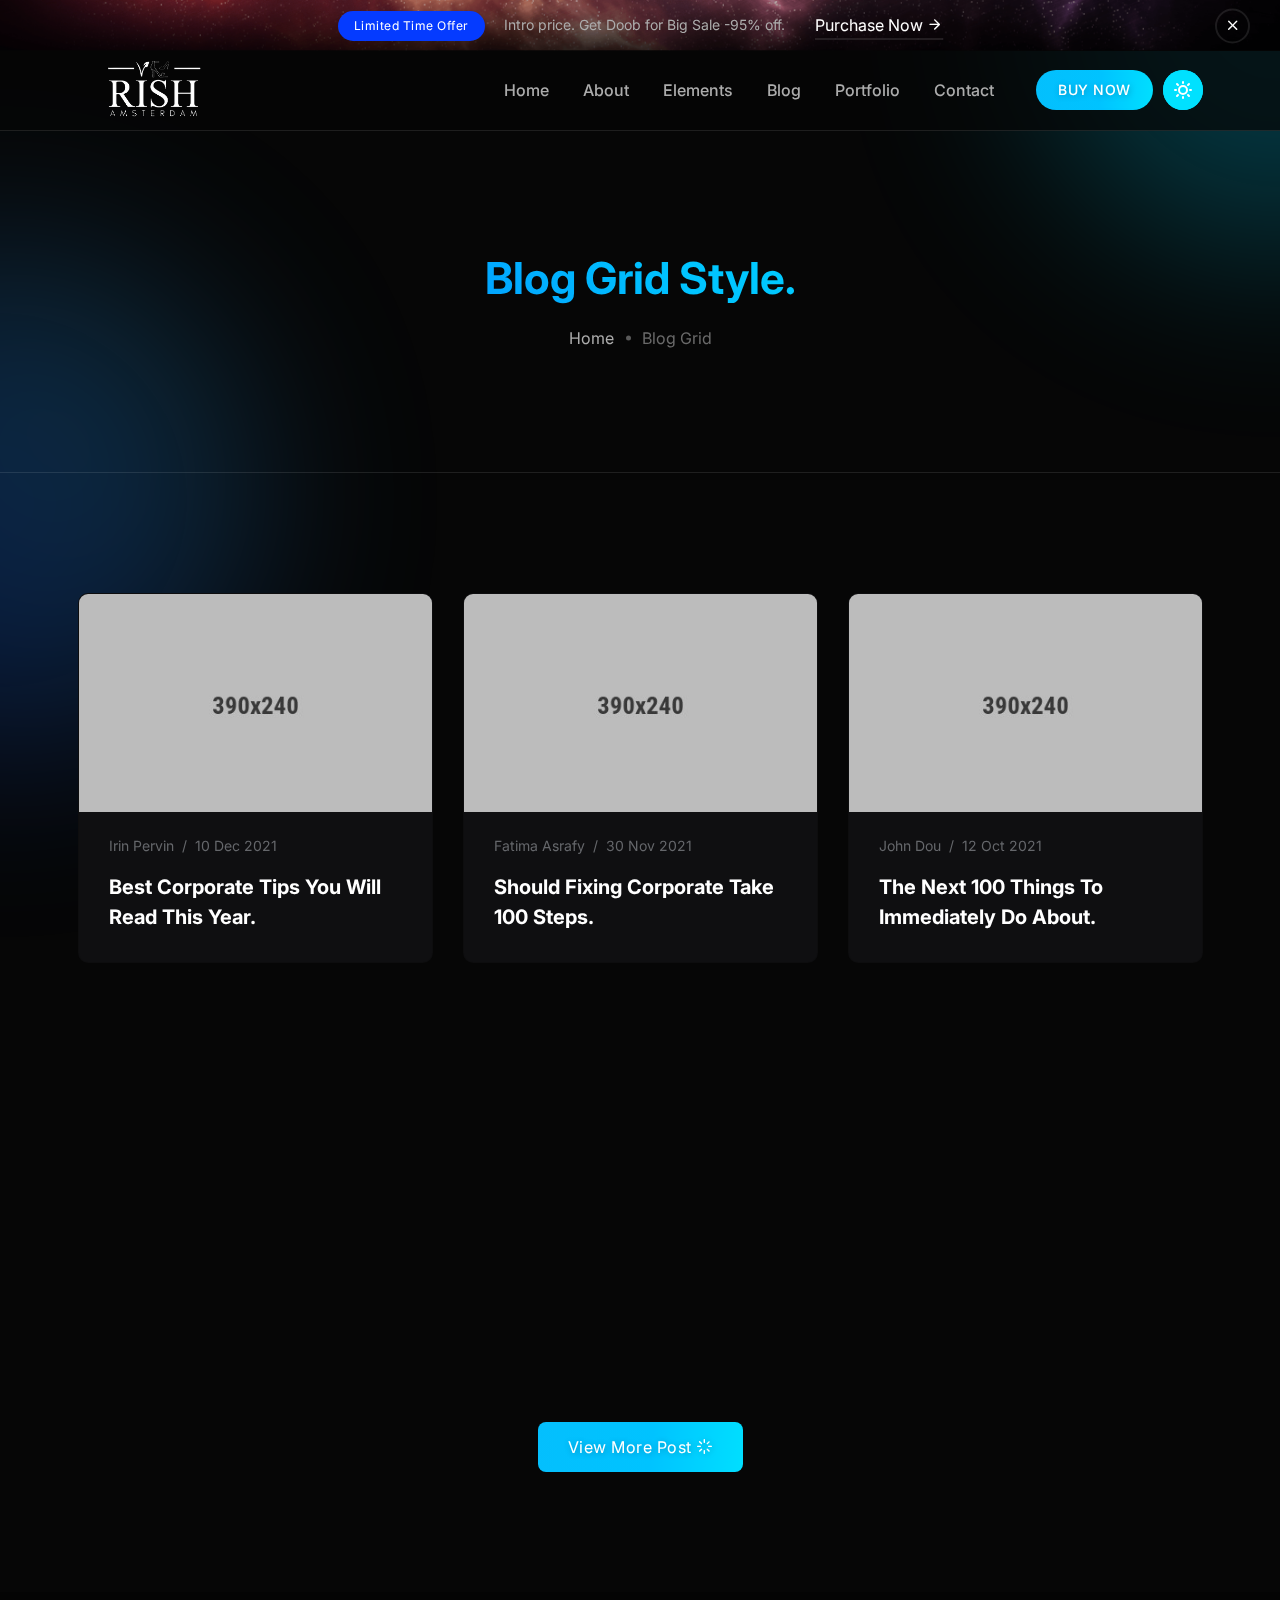
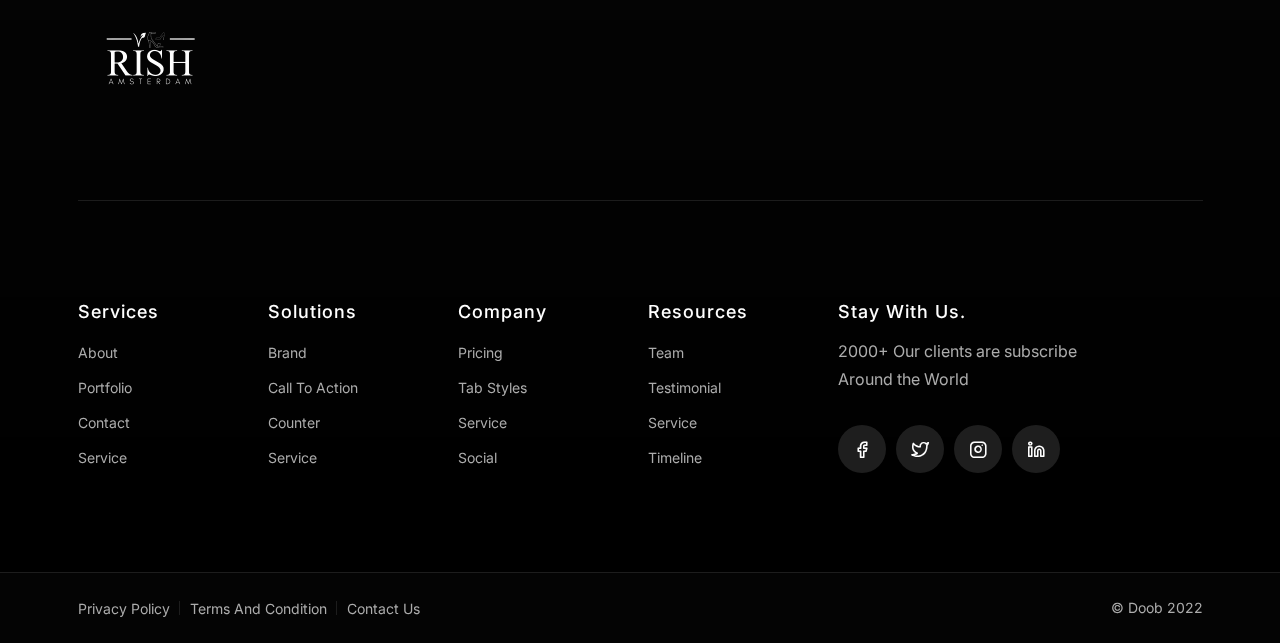
<file: blog-grid.html>
<!DOCTYPE html>
<html lang="en">

<head>
    <meta charset="UTF-8">
    <meta name="viewport" content="width=device-width, initial-scale=1.0">
    <meta name="theme-style-mode" content="1"> <!-- 0 == light, 1 == dark -->

    <title>Blog Grid || Doob Business and Consulting Bootstrap5 Template</title>
    <!-- Favicon -->
    <link rel="shortcut icon" type="image/x-icon" href="assets/images/favicon.png">
    <!-- CSS ============================================ -->
    <link rel="stylesheet" href="assets/css/vendor/bootstrap.min.css">
    <link rel="stylesheet" href="assets/css/plugins/animation.css">
    <link rel="stylesheet" href="assets/css/plugins/feature.css">
    <link rel="stylesheet" href="assets/css/plugins/magnify.min.css">
    <link rel="stylesheet" href="assets/css/plugins/slick.css">
    <link rel="stylesheet" href="assets/css/plugins/slick-theme.css">
    <link rel="stylesheet" href="assets/css/plugins/lightbox.css">
    <link rel="stylesheet" href="assets/css/style.css">
</head>

<body>
    <!-- Start Main Wrapper  -->

    <main class="page-wrapper">
        <!-- Start Header Top Area  -->
        <div class="header-top-news bg-image1">
            <div class="wrapper">
                <div class="container">
                    <div class="row">
                        <div class="col-lg-12">
                            <div class="inner">
                                <div class="content">
                                    <span class="rainbow-badge">Limited Time Offer</span>
                                    <span class="news-text">Intro price. Get Doob for Big Sale -95% off.</span>
                                </div>
                                <div class="right-button">
                                    <a class="btn-read-more" href="https://themeforest.net/checkout/from_item/34133466?license=regular">
                                        <span>Purchase Now <i class="feather-arrow-right"></i></span>
                                    </a>
                                </div>
                            </div>
                        </div>
                    </div>
                </div>
            </div>
            <div class="icon-close">
                <button class="close-button bgsection-activation">
                    <i class="feather-x"></i>
                </button>
            </div>
        </div>
        <!-- End Header Top Area  -->
        <!-- Start Header Area  -->
        <header class="rainbow-header header-default header-not-transparent header-sticky">
            <div class="container position-relative">
                <div class="row align-items-center row--0">
                    <div class="col-lg-3 col-md-6 col-4">
                        <div class="logo">
                            <a href="index.html">
                                <img class="logo-light" src="assets/images/logo/logo.png" alt="Corporate Logo">
                                <img class="logo-dark" src="assets/images/logo/logo-dark.png" alt="Corporate Logo">
                            </a>
                        </div>
                    </div>
                    <div class="col-lg-9 col-md-6 col-8 position-static">
                        <div class="header-right">

                            <nav class="mainmenu-nav d-none d-lg-block">
                                <ul class="mainmenu">
                                    <li class="with-megamenu has-menu-child-item position-relative"><a href="#">Home</a>
                                        <div class="rainbow-megamenu with-mega-item-2">
                                            <div class="wrapper">
                                                <div class="row row--0">
                                                    <div class="col-lg-6 single-mega-item">
                                                        <ul class="mega-menu-item">
                                                            <li><a href="index-landing.html">Sass Landing <span class="rainbow-badge-card">New</span></a></li>
                                                            <li><a href="index-application.html">Application <span class="rainbow-badge-card">New</span></a></li>
                                                            <li><a href="index-collaborate.html">Collaborate <span class="rainbow-badge-card">New</span></a></li>
                                                            <li><a href="index-business-consulting.html">Business Consulting</a></li>
                                                            <li><a href="index-business-consulting-2.html">Business Consulting 02</a></li>
                                                            <li><a href="index-magazine.html">Magazine <span class="rainbow-badge-card">New</span></a></li>
                                                            <li><a href="index-corporate.html">Corporate</a></li>
                                                            <li><a href="index-business.html">Business</a></li>
                                                            <li><a href="index-digital-agency.html">Digital Agency</a></li>
                                                            <li><a href="index-finance.html">Finance</a></li>
                                                            <li><a href="index-company.html">Company</a></li>
                                                            <li><a href="index-marketing-agency.html">Marketing Agency</a></li>
                                                        </ul>
                                                    </div>
                                                    <div class="col-lg-6 single-mega-item">
                                                        <ul class="mega-menu-item">
                                                            <li><a href="index-travel-agency.html">Travel Agency</a></li>
                                                            <li><a href="index-consulting.html">Consulting</a></li>
                                                            <li><a href="index-seo-agency.html">SEO Agency</a></li>
                                                            <li><a href="index-personal-portfolio.html">Personal Portfolio</a></li>
                                                            <li><a href="index-event-conference.html">Event Conference</a></li>
                                                            <li><a href="index-creative-portfolio.html">Creative Portfolio</a></li>
                                                            <li><a href="index-freelancer.html">Freelancer</a></li>
                                                            <li><a href="index-international-consulting.html">International Consulting</a></li>
                                                            <li><a href="index-startup.html">Startup</a></li>
                                                            <li><a href="index-web-agency.html">Web Agency</a></li>
                                                            <li><a href="index-corporate-one-page.html">Corporate One Page <span class="rainbow-badge-card">New</span></a></li>
                                                            <li><a href="index-photographer.html">Photographer <span class="rainbow-badge-card">New</span></a></li>
                                                        </ul>
                                                    </div>
                                                </div>
                                            </div>
                                        </div>
                                    </li>
                                    <li><a href="about.html">About</a></li>
                                    <li class="with-megamenu has-menu-child-item"><a href="#">Elements</a>
                                        <div class="rainbow-megamenu">
                                            <div class="wrapper">
                                                <div class="row row--0">
                                                    <div class="col-lg-3 single-mega-item">
                                                        <ul class="mega-menu-item">
                                                            <li><a href="button.html">Button</a></li>
                                                            <li><a href="service.html">Service</a></li>
                                                            <li><a href="counter.html">Counter</a></li>
                                                            <li><a href="progressbar.html">Progressbar</a></li>
                                                            <li><a href="accordion.html">Accordion</a></li>
                                                            <li><a href="social-share.html">Social Share</a></li>
                                                            <li><a href="blog-grid.html">Blog Grid</a></li>
                                                        </ul>
                                                    </div>
                                                    <div class="col-lg-3 single-mega-item">
                                                        <ul class="mega-menu-item">
                                                            <li><a href="team.html">Team</a></li>
                                                            <li><a href="portfolio.html">Portfolio</a></li>
                                                            <li><a href="testimonial.html">Testimonial</a></li>
                                                            <li><a href="timeline.html">Timeline</a></li>
                                                            <li><a href="tab.html">Tab</a></li>
                                                            <li><a href="pricing.html">Pricing</a></li>
                                                            <li><a href="split.html">Split Section</a></li>
                                                        </ul>
                                                    </div>
                                                    <div class="col-lg-3 single-mega-item">
                                                        <ul class="mega-menu-item">
                                                            <li><a href="call-to-action.html">Call To Action</a></li>
                                                            <li><a href="video.html">Video</a></li>
                                                            <li><a href="gallery.html">Gallery</a></li>
                                                            <li><a href="contact.html">Contact</a></li>
                                                            <li><a href="brand.html">Brand</a></li>
                                                            <li><a href="portfolio.html">Portfolio</a></li>
                                                            <li><a href="error.html">404</a></li>
                                                        </ul>
                                                    </div>
                                                    <div class="col-lg-3 single-mega-item">
                                                        <ul class="mega-menu-item">
                                                            <li><a href="advance-tab.html">Advance Tab <span
                                        class="rainbow-badge-card">Hot</span></a></li>
                                                            <li><a href="brand-carouse.html">Brand Carousel <span
                                        class="rainbow-badge-card">New</span></a></li>
                                                            <li><a href="advance-pricing.html">Advance Pricing <span
                                        class="rainbow-badge-card">Hot</span></a></li>
                                                            <li><a href="portfolio-details.html">Portfolio Details</a></li>
                                                            <li><a href="blog-details.html">Blog Details</a></li>
                                                            <li><a href="privacy-policy.html">Privacy Policy <span
                                class="rainbow-badge-card">New</span></a></li>
                                                            <li><a href="login.html">Profile <span
                                class="rainbow-badge-card">New</span></a></li>
                                                        </ul>
                                                    </div>
                                                </div>
                                            </div>
                                        </div>
                                    </li>

                                    <li class="has-droupdown has-menu-child-item"><a href="#">Blog</a>
                                        <ul class="submenu">
                                            <li><a href="blog-grid.html">Blog Grid</a></li>
                                            <li><a href="blog-grid-sidebar.html">Blog Grid Sidebar</a></li>
                                            <li><a href="blog-list-view.html">Blog List View</a></li>
                                            <li><a href="blog-list-sidebar.html">Blog List View Sidebar</a></li>
                                            <li><a href="blog-details.html">Blog Details</a></li>
                                        </ul>
                                    </li>

                                    <li class="has-droupdown has-menu-child-item"><a href="#">Portfolio</a>
                                        <ul class="submenu">
                                            <li><a href="portfolio.html">Portfolio Default</a></li>
                                            <li><a href="portfolio-three-column.html">Portfolio Three Column</a></li>
                                            <li><a href="portfolio-full-width.html">Portfolio Full Width</a></li>
                                            <li><a href="portfolio-grid-layout.html">Portfolio Grid Layout</a></li>
                                            <li><a href="portfolio-box-layout.html">Portfolio Box Layout</a></li>
                                            <li><a href="portfolio-details.html">Portfolio Details</a></li>
                                        </ul>
                                    </li>
                                    <li><a href="contact.html">Contact</a></li>
                                </ul>







                            </nav>

                            <!-- Start Header Btn  -->
                            <div class="header-btn">
                                <a class="btn-default btn-small round" target="_blank" href="https://themeforest.net/checkout/from_item/34133466?license=regular">BUY NOW</a>
                            </div>
                            <!-- End Header Btn  -->

                            <!-- Start Mobile-Menu-Bar -->
                            <div class="mobile-menu-bar ml--5 d-block d-lg-none">
                                <div class="hamberger">
                                    <button class="hamberger-button">
                                        <i class="feather-menu"></i>
                                    </button>
                                </div>
                            </div>
                            <!-- Start Mobile-Menu-Bar -->

                            <div id="my_switcher" class="my_switcher">
                                <ul>
                                    <li>
                                        <a href="javascript: void(0);" data-theme="light" class="setColor light">
                                            <img class="sun-image" src="assets/images/icons/sun-01.svg" alt="Sun images">
                                        </a>
                                    </li>
                                    <li>
                                        <a href="javascript: void(0);" data-theme="dark" class="setColor dark">
                                            <img class="Victor Image" src="assets/images/icons/vector.svg" alt="Vector Images">
                                        </a>
                                    </li>
                                </ul>
                            </div>

                        </div>
                    </div>
                </div>
            </div>
        </header>
        <!-- End Header Area  -->
        <div class="popup-mobile-menu">
            <div class="inner">
                <div class="header-top">
                    <div class="logo">
                        <a href="index.html">
                            <img class="logo-light" src="assets/images/logo/logo.png" alt="Corporate Logo">
                            <img class="logo-dark" src="assets/images/logo/logo-dark.png" alt="Corporate Logo">
                        </a>
                    </div>
                    <div class="close-menu">
                        <button class="close-button">
                            <i class="feather-x"></i>
                        </button>
                    </div>
                </div>
                <ul class="mainmenu">
                    <li class="with-megamenu has-menu-child-item position-relative"><a href="#">Home</a>
                        <div class="rainbow-megamenu with-mega-item-2">
                            <div class="wrapper">
                                <div class="row row--0">
                                    <div class="col-lg-6 single-mega-item">
                                        <ul class="mega-menu-item">
                                            <li><a href="index-landing.html">Sass Landing <span class="rainbow-badge-card">New</span></a></li>
                                            <li><a href="index-application.html">Application <span class="rainbow-badge-card">New</span></a></li>
                                            <li><a href="index-collaborate.html">Collaborate <span class="rainbow-badge-card">New</span></a></li>
                                            <li><a href="index-business-consulting.html">Business Consulting</a></li>
                                            <li><a href="index-business-consulting-2.html">Business Consulting 02</a></li>
                                            <li><a href="index-magazine.html">Magazine <span class="rainbow-badge-card">New</span></a></li>
                                            <li><a href="index-corporate.html">Corporate</a></li>
                                            <li><a href="index-business.html">Business</a></li>
                                            <li><a href="index-digital-agency.html">Digital Agency</a></li>
                                            <li><a href="index-finance.html">Finance</a></li>
                                            <li><a href="index-company.html">Company</a></li>
                                            <li><a href="index-marketing-agency.html">Marketing Agency</a></li>
                                        </ul>
                                    </div>
                                    <div class="col-lg-6 single-mega-item">
                                        <ul class="mega-menu-item">
                                            <li><a href="index-travel-agency.html">Travel Agency</a></li>
                                            <li><a href="index-consulting.html">Consulting</a></li>
                                            <li><a href="index-seo-agency.html">SEO Agency</a></li>
                                            <li><a href="index-personal-portfolio.html">Personal Portfolio</a></li>
                                            <li><a href="index-event-conference.html">Event Conference</a></li>
                                            <li><a href="index-creative-portfolio.html">Creative Portfolio</a></li>
                                            <li><a href="index-freelancer.html">Freelancer</a></li>
                                            <li><a href="index-international-consulting.html">International Consulting</a></li>
                                            <li><a href="index-startup.html">Startup</a></li>
                                            <li><a href="index-web-agency.html">Web Agency</a></li>
                                            <li><a href="index-corporate-one-page.html">Corporate One Page <span class="rainbow-badge-card">New</span></a></li>
                                            <li><a href="index-photographer.html">Photographer <span class="rainbow-badge-card">New</span></a></li>
                                        </ul>
                                    </div>
                                </div>
                            </div>
                        </div>
                    </li>
                    <li><a href="about.html">About</a></li>
                    <li class="with-megamenu has-menu-child-item"><a href="#">Elements</a>
                        <div class="rainbow-megamenu">
                            <div class="wrapper">
                                <div class="row row--0">
                                    <div class="col-lg-3 single-mega-item">
                                        <ul class="mega-menu-item">
                                            <li><a href="button.html">Button</a></li>
                                            <li><a href="service.html">Service</a></li>
                                            <li><a href="counter.html">Counter</a></li>
                                            <li><a href="progressbar.html">Progressbar</a></li>
                                            <li><a href="accordion.html">Accordion</a></li>
                                            <li><a href="social-share.html">Social Share</a></li>
                                            <li><a href="blog-grid.html">Blog Grid</a></li>
                                        </ul>
                                    </div>
                                    <div class="col-lg-3 single-mega-item">
                                        <ul class="mega-menu-item">
                                            <li><a href="team.html">Team</a></li>
                                            <li><a href="portfolio.html">Portfolio</a></li>
                                            <li><a href="testimonial.html">Testimonial</a></li>
                                            <li><a href="timeline.html">Timeline</a></li>
                                            <li><a href="tab.html">Tab</a></li>
                                            <li><a href="pricing.html">Pricing</a></li>
                                            <li><a href="split.html">Split Section</a></li>
                                        </ul>
                                    </div>
                                    <div class="col-lg-3 single-mega-item">
                                        <ul class="mega-menu-item">
                                            <li><a href="call-to-action.html">Call To Action</a></li>
                                            <li><a href="video.html">Video</a></li>
                                            <li><a href="gallery.html">Gallery</a></li>
                                            <li><a href="contact.html">Contact</a></li>
                                            <li><a href="brand.html">Brand</a></li>
                                            <li><a href="portfolio.html">Portfolio</a></li>
                                            <li><a href="error.html">404</a></li>
                                        </ul>
                                    </div>
                                    <div class="col-lg-3 single-mega-item">
                                        <ul class="mega-menu-item">
                                            <li><a href="advance-tab.html">Advance Tab <span
                                        class="rainbow-badge-card">Hot</span></a></li>
                                            <li><a href="brand-carouse.html">Brand Carousel <span
                                        class="rainbow-badge-card">New</span></a></li>
                                            <li><a href="advance-pricing.html">Advance Pricing <span
                                        class="rainbow-badge-card">Hot</span></a></li>
                                            <li><a href="portfolio-details.html">Portfolio Details</a></li>
                                            <li><a href="blog-details.html">Blog Details</a></li>
                                            <li><a href="privacy-policy.html">Privacy Policy <span
                                class="rainbow-badge-card">New</span></a></li>
                                            <li><a href="login.html">Profile <span
                                class="rainbow-badge-card">New</span></a></li>
                                        </ul>
                                    </div>
                                </div>
                            </div>
                        </div>
                    </li>

                    <li class="has-droupdown has-menu-child-item"><a href="#">Blog</a>
                        <ul class="submenu">
                            <li><a href="blog-grid.html">Blog Grid</a></li>
                            <li><a href="blog-grid-sidebar.html">Blog Grid Sidebar</a></li>
                            <li><a href="blog-list-view.html">Blog List View</a></li>
                            <li><a href="blog-list-sidebar.html">Blog List View Sidebar</a></li>
                            <li><a href="blog-details.html">Blog Details</a></li>
                        </ul>
                    </li>

                    <li class="has-droupdown has-menu-child-item"><a href="#">Portfolio</a>
                        <ul class="submenu">
                            <li><a href="portfolio.html">Portfolio Default</a></li>
                            <li><a href="portfolio-three-column.html">Portfolio Three Column</a></li>
                            <li><a href="portfolio-full-width.html">Portfolio Full Width</a></li>
                            <li><a href="portfolio-grid-layout.html">Portfolio Grid Layout</a></li>
                            <li><a href="portfolio-box-layout.html">Portfolio Box Layout</a></li>
                            <li><a href="portfolio-details.html">Portfolio Details</a></li>
                        </ul>
                    </li>
                    <li><a href="contact.html">Contact</a></li>
                </ul>







            </div>
        </div>
        <!-- Start Breadcarumb area  -->
        <div class="breadcrumb-area breadcarumb-style-1 ptb--120">
            <div class="container">
                <div class="row">
                    <div class="col-lg-12">
                        <div class="breadcrumb-inner text-center">
                            <h1 class="title theme-gradient h2">Blog Grid Style.</h1>
                            <ul class="page-list">
                                <li class="rainbow-breadcrumb-item"><a href="/">Home</a></li>
                                <li class="rainbow-breadcrumb-item active">Blog Grid</li>
                            </ul>
                        </div>
                    </div>
                </div>
            </div>
        </div>
        <!-- End Breadcarumb area  -->
        <!-- Start Theme Style  -->
        <div>
            <div class="rainbow-gradient-circle"></div>
            <div class="rainbow-gradient-circle theme-pink"></div>
        </div>
        <!-- End Theme Style  -->



        <!-- Start Rn Blog Area  -->
        <div class="main-content">
            <div class="rainbow-blog-area rainbow-section-gap">
                <div class="container">
                    <div class="row mt_dec--30">
                        <div class="col-lg-12">
                            <div class="row row--15">
                                <div class="col-lg-4 col-md-6 col-12 mt--30" data-sal="slide-up" data-sal-duration="700">
                                    <div class="rainbow-card box-card-style-default">
                                        <div class="inner">
                                            <div class="thumbnail"><a class="image" href="blog-details.html"><img class="w-100" src="assets/images/blog-grid/blog-01.jpg" alt="Blog Image"></a>
                                            </div>
                                            <div class="content">
                                                <ul class="rainbow-meta-list">
                                                    <li><a href="#">Irin Pervin</a></li>
                                                    <li class="separator">/</li>
                                                    <li>10 Dec 2021</li>
                                                </ul>
                                                <h4 class="title"><a href="blog-details.html">Best Corporate Tips You
                                                        Will
                                                        Read This Year.</a></h4>
                                            </div>
                                        </div>
                                    </div>
                                </div>
                                <div class="col-lg-4 col-md-6 col-12 mt--30" data-sal="slide-up" data-sal-duration="700" data-sal-delay="100">
                                    <div class="rainbow-card box-card-style-default">
                                        <div class="inner">
                                            <div class="thumbnail"><a class="image" href="blog-details.html"><img class="w-100" src="assets/images/blog-grid/blog-02.jpg" alt="Blog Image"></a>
                                            </div>
                                            <div class="content">
                                                <ul class="rainbow-meta-list">
                                                    <li><a href="#">Fatima Asrafy</a></li>
                                                    <li class="separator">/</li>
                                                    <li>30 Nov 2021</li>
                                                </ul>
                                                <h4 class="title"><a href="blog-details.html">Should Fixing Corporate
                                                        Take
                                                        100 Steps.</a></h4>
                                            </div>
                                        </div>
                                    </div>
                                </div>
                                <div class="col-lg-4 col-md-6 col-12 mt--30" data-sal="slide-up" data-sal-duration="700" data-sal-delay="200">
                                    <div class="rainbow-card box-card-style-default">
                                        <div class="inner">
                                            <div class="thumbnail">
                                                <a class="image" href="blog-details.html">
                                                    <img class="w-100" src="assets/images/blog-grid/blog-03.jpg" alt="Blog Image">
                                                </a>
                                            </div>
                                            <div class="content">
                                                <ul class="rainbow-meta-list">
                                                    <li><a href="#">John Dou</a></li>
                                                    <li class="separator">/</li>
                                                    <li>12 Oct 2021</li>
                                                </ul>
                                                <h4 class="title"><a href="blog-details.html">The Next 100 Things To
                                                        Immediately Do About.</a></h4>
                                            </div>
                                        </div>
                                    </div>
                                </div>
                                <div class="col-lg-4 col-md-6 col-12 mt--30" data-sal="slide-up" data-sal-duration="700" data-sal-delay="300">
                                    <div class="rainbow-card box-card-style-default">
                                        <div class="inner">
                                            <div class="thumbnail"><a class="image" href="blog-details.html"><img class="w-100" src="assets/images/blog-grid/blog-03.jpg" alt="Blog Image"></a>
                                            </div>
                                            <div class="content">
                                                <ul class="rainbow-meta-list">
                                                    <li><a href="#">Jannin</a></li>
                                                    <li class="separator">/</li>
                                                    <li>25 Aug 2021</li>
                                                </ul>
                                                <h4 class="title"><a href="blog-details.html">Top 5 Lessons About
                                                        Corporate To Learn Before.</a></h4>
                                            </div>
                                        </div>
                                    </div>
                                </div>
                                <div class="col-lg-4 col-md-6 col-12 mt--30" data-sal="slide-up" data-sal-duration="700" data-sal-delay="100">
                                    <div class="rainbow-card box-card-style-default">
                                        <div class="inner">
                                            <div class="thumbnail"><a class="image" href="blog-details.html"><img class="w-100" src="assets/images/blog-grid/blog-04.jpg" alt="Blog Image"></a>
                                            </div>
                                            <div class="content">
                                                <ul class="rainbow-meta-list">
                                                    <li><a href="#">Jannin</a></li>
                                                    <li class="separator">/</li>
                                                    <li>23 Jul 2021</li>
                                                </ul>
                                                <h4 class="title"><a href="blog-details.html">Master The Art Of
                                                        Corporate
                                                        With These 5 Tips.</a></h4>
                                            </div>
                                        </div>
                                    </div>
                                </div>
                                <div class="col-lg-4 col-md-6 col-12 mt--30" data-sal="slide-up" data-sal-duration="700" data-sal-delay="200">
                                    <div class="rainbow-card box-card-style-default">
                                        <div class="inner">
                                            <div class="thumbnail"><a class="image" href="blog-details.html"><img class="w-100" src="assets/images/blog-grid/blog-04.jpg" alt="Blog Image"></a>
                                            </div>
                                            <div class="content">
                                                <ul class="rainbow-meta-list">
                                                    <li><a href="#">John Dou</a></li>
                                                    <li class="separator">/</li>
                                                    <li>30 Jun 2021</li>
                                                </ul>
                                                <h4 class="title"><a href="blog-details.html">Corporate Is Your Worst
                                                        Enemy. 5 Ways To Defeat It.</a></h4>
                                            </div>
                                        </div>
                                    </div>
                                </div>
                            </div>
                        </div>
                        <div class="col-lg-12 text-center">
                            <div class="rainbow-load-more text-center mt--60">
                                <a class="btn-default" href="blog-grid.html">View More Post
                                    <i class="feather-loader"></i>
                                </a>
                            </div>
                        </div>
                    </div>
                </div>
            </div>
        </div>
        <!-- End Rn Blog Area  -->

        <!-- Start Footer Area  -->
        <footer class="rainbow-footer footer-style-default variation-two">
            <div class="rainbow-callto-action clltoaction-style-default style-7">
                <div class="container">
                    <div class="row row--0 align-items-center content-wrapper">
                        <div class="col-lg-8 col-md-8">
                            <div class="inner">
                                <div class="content text-left">
                                    <div class="logo">
                                        <a href="index.html">
                                            <img class="logo-light" src="assets/images/logo/logo.png" alt="Corporate Logo">
                                            <img class="logo-dark" src="assets/images/logo/logo-dark.png" alt="Corporate Logo">
                                        </a>
                                    </div>
                                    <p class="subtitle" data-sal="slide-up" data-sal-duration="400" data-sal-delay="150">If you want to create a corporate template you can purshace now
                                        our doob
                                        template.</p>
                                </div>
                            </div>
                        </div>
                        <div class="col-lg-4 col-md-4" data-sal="slide-up" data-sal-duration="400" data-sal-delay="150">
                            <div class="call-to-btn text-left mt_sm--20 text-lg-right">
                                <a class="btn-default" href="https://themeforest.net/checkout/from_item/34133466?license=regular">Purchase Doob
                                    <i class="feather-arrow-right"></i>
                                </a>
                            </div>
                        </div>
                    </div>
                </div>
            </div>
            <div class="footer-top">
                <div class="container">
                    <div class="row">
                        <div class="col-lg-2 col-md-6 col-sm-6 col-12">
                            <div class="rainbow-footer-widget">
                                <h4 class="title">Services</h4>
                                <div class="inner">
                                    <ul class="footer-link link-hover">
                                        <li><a href="about.html">About</a></li>
                                        <li><a href="portfolio.html">Portfolio</a></li>
                                        <li><a href="contact.html">Contact</a></li>
                                        <li><a href="service.html">Service</a></li>
                                    </ul>
                                </div>
                            </div>
                        </div>
                        <div class="col-lg-2 col-md-6 col-sm-6 col-12">
                            <div class="rainbow-footer-widget">
                                <div class="widget-menu-top">
                                    <h4 class="title">Solutions</h4>
                                    <div class="inner">
                                        <ul class="footer-link link-hover">
                                            <li><a href="brand.html">Brand</a></li>
                                            <li><a href="call-to-action.html">call To Action</a></li>
                                            <li><a href="counter.html">Counter</a></li>
                                            <li><a href="service.html">Service</a></li>
                                        </ul>
                                    </div>
                                </div>
                            </div>
                        </div>
                        <div class="col-lg-2 col-md-6 col-sm-6 col-12">
                            <div class="rainbow-footer-widget">
                                <h4 class="title">Company</h4>
                                <div class="inner">
                                    <ul class="footer-link link-hover">
                                        <li><a href="pricing.html">Pricing</a></li>
                                        <li><a href="tab.html">Tab Styles</a></li>
                                        <li><a href="service.html">Service</a></li>
                                        <li><a href="social-share.html">Social</a></li>
                                    </ul>
                                </div>
                            </div>
                        </div>
                        <div class="col-lg-2 col-md-6 col-sm-6 col-12">
                            <div class="rainbow-footer-widget">
                                <h4 class="title">Resources</h4>
                                <div class="inner">
                                    <ul class="footer-link link-hover">
                                        <li><a href="team.html">Team</a></li>
                                        <li><a href="testimonial.html">Testimonial</a></li>
                                        <li><a href="service.html">Service</a></li>
                                        <li><a href="timeline.html">Timeline</a></li>
                                    </ul>
                                </div>
                            </div>
                        </div>
                        <div class="col-lg-4 col-md-6 col-sm-6 col-12">
                            <div class="rainbow-footer-widget">
                                <h4 class="title">Stay With Us.</h4>
                                <div class="inner">
                                    <h6 class="subtitle">2000+ Our clients are subscribe Around the World</h6>
                                    <ul class="social-icon social-default justify-content-start">
                                        <li><a href="https://www.facebook.com/">
                                                <i class="feather-facebook"></i>
                                            </a>
                                        </li>
                                        <li><a href="https://www.twitter.com">
                                                <i class="feather-twitter"></i>
                                            </a>
                                        </li>
                                        <li><a href="https://www.instagram.com/">
                                                <i class="feather-instagram"></i>
                                            </a>
                                        </li>
                                        <li><a href="https://www.linkdin.com/">
                                                <i class="feather-linkedin"></i>
                                            </a>
                                        </li>
                                    </ul>
                                </div>
                            </div>
                        </div>
                    </div>
                </div>
            </div>
        </footer>
        <!-- End Footer Area  -->
        <!-- Start Copy Right Area  -->
        <div class="copyright-area copyright-style-one">
            <div class="container">
                <div class="row align-items-center">
                    <div class="col-lg-6 col-md-8 col-sm-12 col-12">
                        <div class="copyright-left">
                            <ul class="ft-menu link-hover">
                                <li>
                                    <a href="privacy-policy.html">Privacy Policy</a>
                                </li>
                                <li>
                                    <a href="#">Terms And Condition</a>
                                </li>
                                <li>
                                    <a href="contact.html">Contact Us</a>
                                </li>
                            </ul>
                        </div>
                    </div>
                    <div class="col-lg-6 col-md-4 col-sm-12 col-12">
                        <div class="copyright-right text-center text-lg-end">
                            <p class="copyright-text">© Doob 2022</p>
                        </div>
                    </div>
                </div>
            </div>
        </div>
        <!-- End Copy Right Area  -->

    </main>
    <!-- Start Main Wrapper  -->




    <!-- All Scripts  -->
    <!-- Start Top To Bottom Area  -->
    <div class="rainbow-back-top">
        <i class="feather-arrow-up"></i>
    </div>
    <!-- End Top To Bottom Area  -->
    <!-- JS
============================================ -->
    <script src="assets/js/vendor/modernizr.min.js"></script>
    <script src="assets/js/vendor/jquery.min.js"></script>
    <script src="assets/js/vendor/bootstrap.min.js"></script>
    <script src="assets/js/vendor/popper.min.js"></script>
    <script src="assets/js/vendor/waypoint.min.js"></script>
    <script src="assets/js/vendor/wow.min.js"></script>
    <script src="assets/js/vendor/counterup.min.js"></script>
    <script src="assets/js/vendor/feather.min.js"></script>
    <script src="assets/js/vendor/sal.min.js"></script>
    <script src="assets/js/vendor/masonry.js"></script>
    <script src="assets/js/vendor/imageloaded.js"></script>
    <script src="assets/js/vendor/magnify.min.js"></script>
    <script src="assets/js/vendor/lightbox.js"></script>
    <script src="assets/js/vendor/slick.min.js"></script>
    <script src="assets/js/vendor/easypie.js"></script>
    <script src="assets/js/vendor/text-type.js"></script>
    <script src="assets/js/vendor/jquery.style.swicher.js"></script>
    <script src="assets/js/vendor/js.cookie.js"></script>
    <script src="assets/js/vendor/jquery-one-page-nav.js"></script>
    <!-- Main JS -->
    <script src="assets/js/main.js"></script>
</body>

</html>
</file>
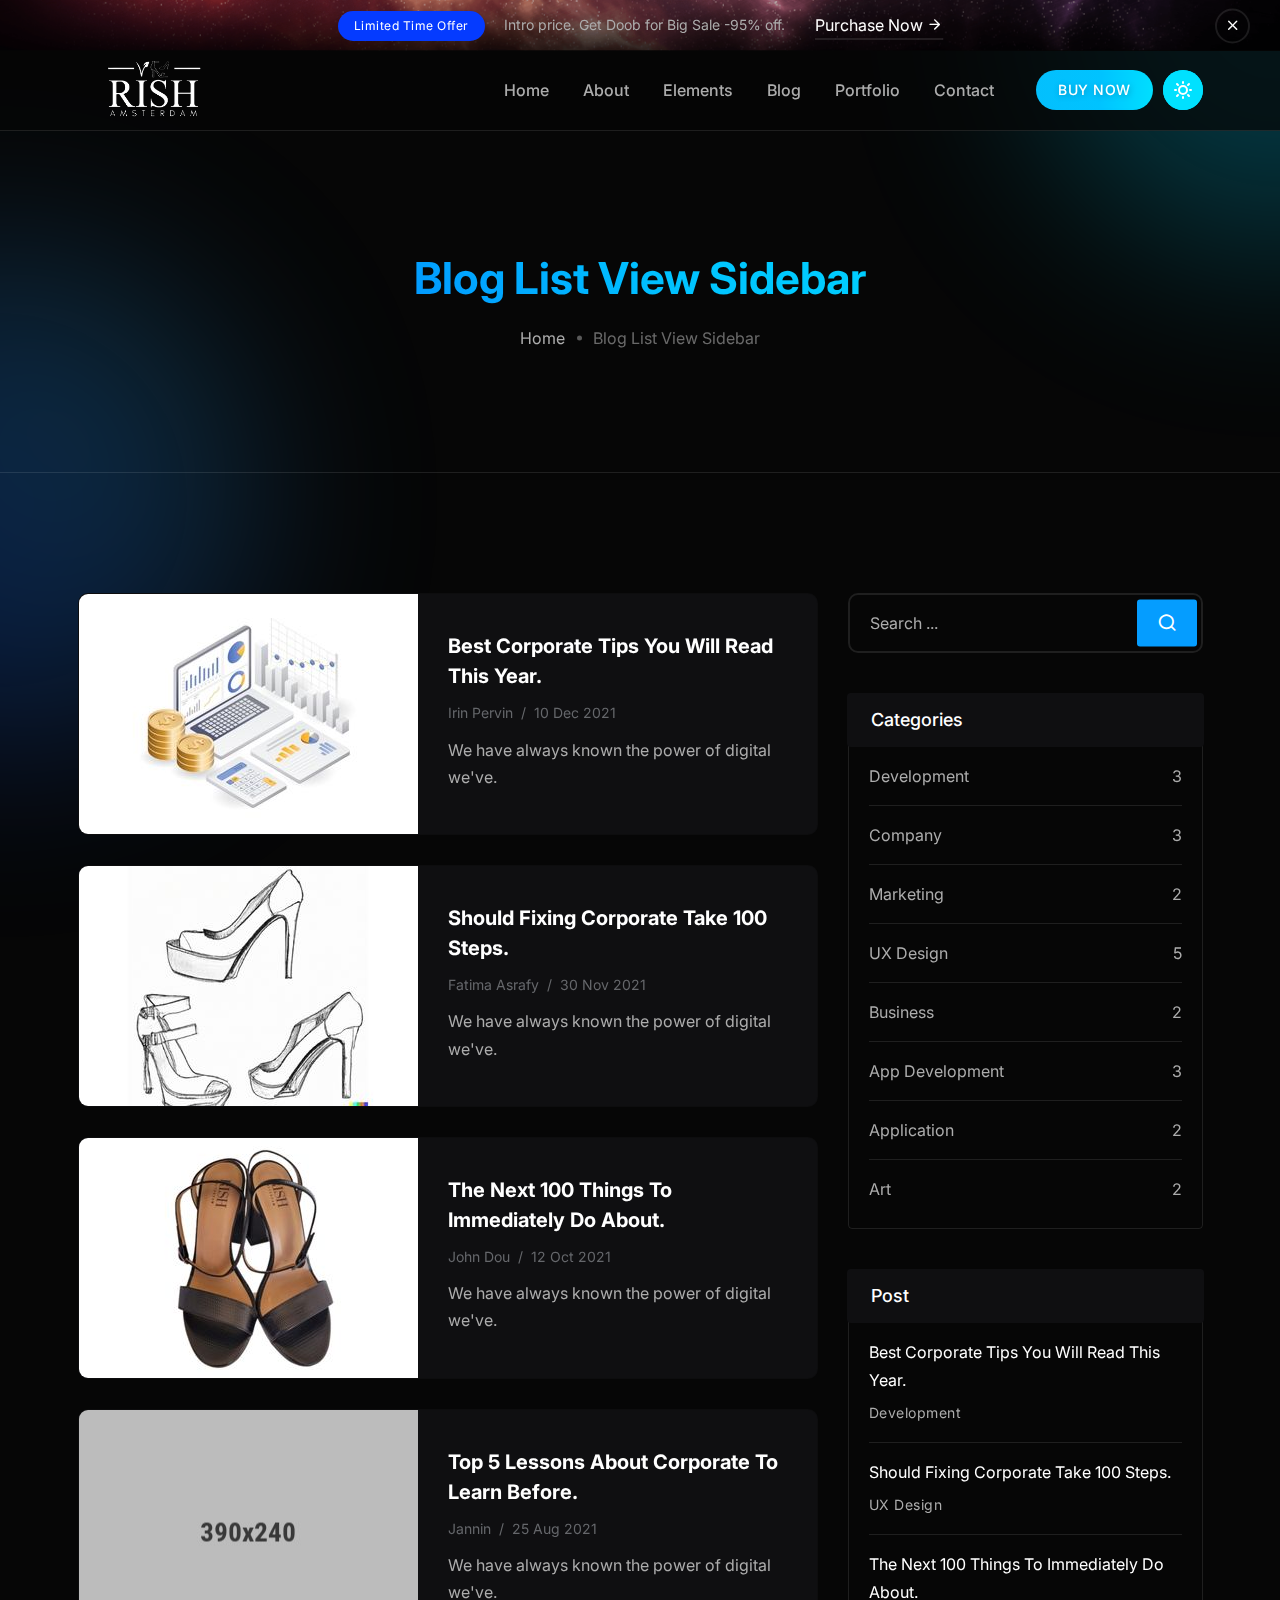
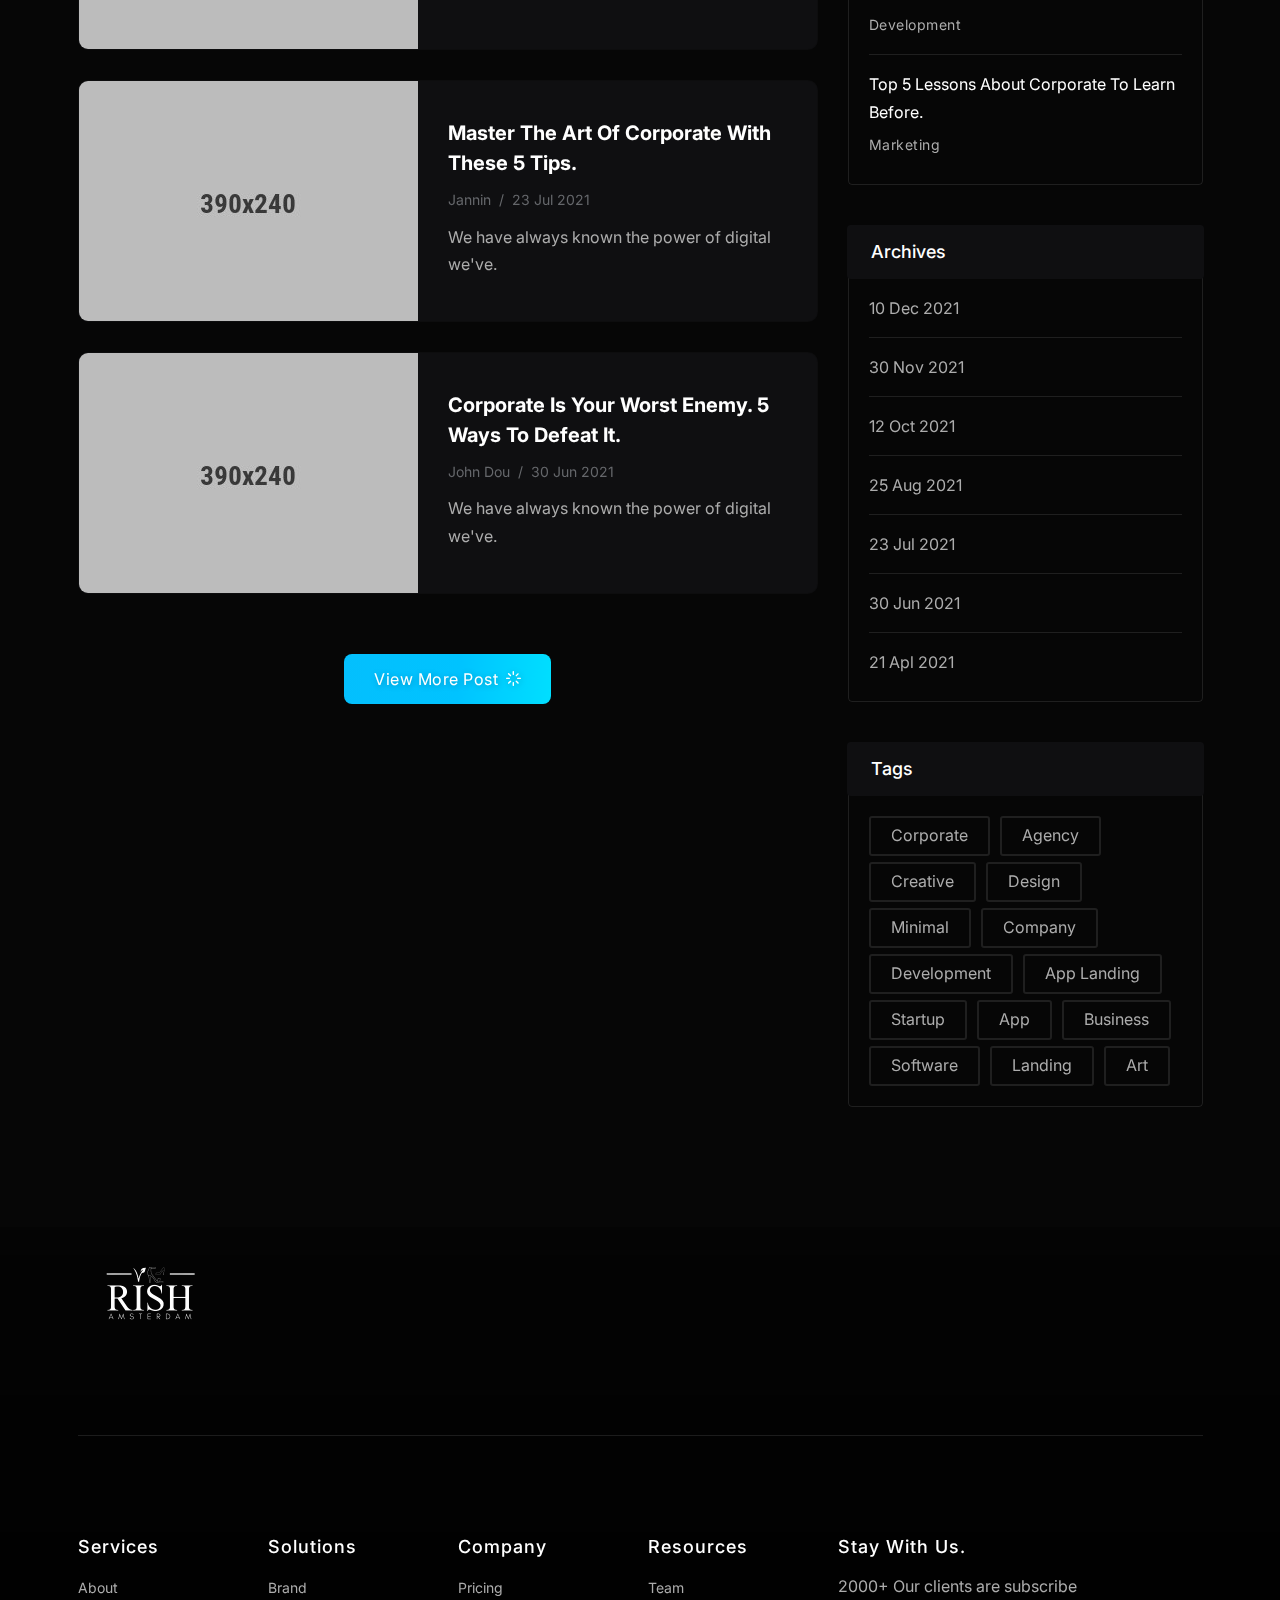
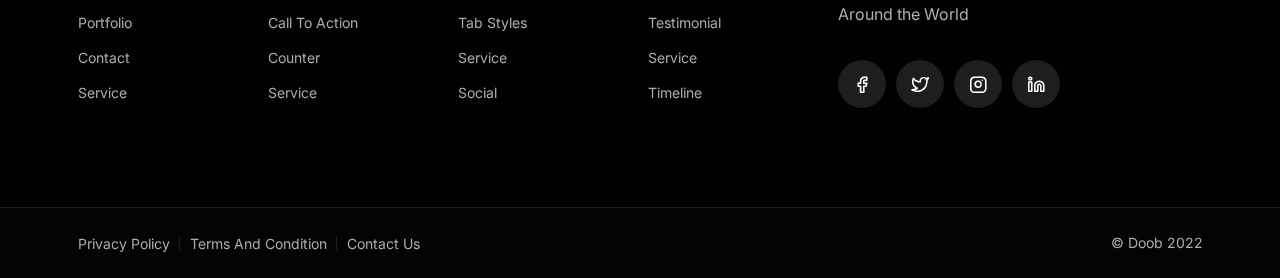
<file: blog-list-sidebar.html>
<!DOCTYPE html>
<html lang="en">

<head>
    <meta charset="UTF-8">
    <meta name="viewport" content="width=device-width, initial-scale=1.0">
    <meta name="theme-style-mode" content="1"> <!-- 0 == light, 1 == dark -->

    <title>Blog List View Sidebar || Doob Business and Consulting Bootstrap5 Template</title>
    <!-- Favicon -->
    <link rel="shortcut icon" type="image/x-icon" href="assets/images/favicon.png">
    <!-- CSS ============================================ -->
    <link rel="stylesheet" href="assets/css/vendor/bootstrap.min.css">
    <link rel="stylesheet" href="assets/css/plugins/animation.css">
    <link rel="stylesheet" href="assets/css/plugins/feature.css">
    <link rel="stylesheet" href="assets/css/plugins/magnify.min.css">
    <link rel="stylesheet" href="assets/css/plugins/slick.css">
    <link rel="stylesheet" href="assets/css/plugins/slick-theme.css">
    <link rel="stylesheet" href="assets/css/plugins/lightbox.css">
    <link rel="stylesheet" href="assets/css/style.css">
</head>

<body>
    <main class="page-wrapper">

        <!-- Start Header Top Area  -->
        <div class="header-top-news bg-image1">
            <div class="wrapper">
                <div class="container">
                    <div class="row">
                        <div class="col-lg-12">
                            <div class="inner">
                                <div class="content">
                                    <span class="rainbow-badge">Limited Time Offer</span>
                                    <span class="news-text">Intro price. Get Doob for Big Sale -95% off.</span>
                                </div>
                                <div class="right-button">
                                    <a class="btn-read-more" href="https://themeforest.net/checkout/from_item/34133466?license=regular">
                                        <span>Purchase Now <i class="feather-arrow-right"></i></span>
                                    </a>
                                </div>
                            </div>
                        </div>
                    </div>
                </div>
            </div>
            <div class="icon-close">
                <button class="close-button bgsection-activation">
                    <i class="feather-x"></i>
                </button>
            </div>
        </div>
        <!-- End Header Top Area  -->
        <!-- Start Header Area  -->
        <header class="rainbow-header header-default header-not-transparent header-sticky">
            <div class="container position-relative">
                <div class="row align-items-center row--0">
                    <div class="col-lg-3 col-md-6 col-4">
                        <div class="logo">
                            <a href="index.html">
                                <img class="logo-light" src="assets/images/logo/logo.png" alt="Corporate Logo">
                                <img class="logo-dark" src="assets/images/logo/logo-dark.png" alt="Corporate Logo">
                            </a>
                        </div>
                    </div>
                    <div class="col-lg-9 col-md-6 col-8 position-static">
                        <div class="header-right">

                            <nav class="mainmenu-nav d-none d-lg-block">
                                <ul class="mainmenu">
                                    <li class="with-megamenu has-menu-child-item position-relative"><a href="#">Home</a>
                                        <div class="rainbow-megamenu with-mega-item-2">
                                            <div class="wrapper">
                                                <div class="row row--0">
                                                    <div class="col-lg-6 single-mega-item">
                                                        <ul class="mega-menu-item">
                                                            <li><a href="index-landing.html">Sass Landing <span class="rainbow-badge-card">New</span></a></li>
                                                            <li><a href="index-application.html">Application <span class="rainbow-badge-card">New</span></a></li>
                                                            <li><a href="index-collaborate.html">Collaborate <span class="rainbow-badge-card">New</span></a></li>
                                                            <li><a href="index-business-consulting.html">Business Consulting</a></li>
                                                            <li><a href="index-business-consulting-2.html">Business Consulting 02</a></li>
                                                            <li><a href="index-magazine.html">Magazine <span class="rainbow-badge-card">New</span></a></li>
                                                            <li><a href="index-corporate.html">Corporate</a></li>
                                                            <li><a href="index-business.html">Business</a></li>
                                                            <li><a href="index-digital-agency.html">Digital Agency</a></li>
                                                            <li><a href="index-finance.html">Finance</a></li>
                                                            <li><a href="index-company.html">Company</a></li>
                                                            <li><a href="index-marketing-agency.html">Marketing Agency</a></li>
                                                        </ul>
                                                    </div>
                                                    <div class="col-lg-6 single-mega-item">
                                                        <ul class="mega-menu-item">
                                                            <li><a href="index-travel-agency.html">Travel Agency</a></li>
                                                            <li><a href="index-consulting.html">Consulting</a></li>
                                                            <li><a href="index-seo-agency.html">SEO Agency</a></li>
                                                            <li><a href="index-personal-portfolio.html">Personal Portfolio</a></li>
                                                            <li><a href="index-event-conference.html">Event Conference</a></li>
                                                            <li><a href="index-creative-portfolio.html">Creative Portfolio</a></li>
                                                            <li><a href="index-freelancer.html">Freelancer</a></li>
                                                            <li><a href="index-international-consulting.html">International Consulting</a></li>
                                                            <li><a href="index-startup.html">Startup</a></li>
                                                            <li><a href="index-web-agency.html">Web Agency</a></li>
                                                            <li><a href="index-corporate-one-page.html">Corporate One Page <span class="rainbow-badge-card">New</span></a></li>
                                                            <li><a href="index-photographer.html">Photographer <span class="rainbow-badge-card">New</span></a></li>
                                                        </ul>
                                                    </div>
                                                </div>
                                            </div>
                                        </div>
                                    </li>
                                    <li><a href="about.html">About</a></li>
                                    <li class="with-megamenu has-menu-child-item"><a href="#">Elements</a>
                                        <div class="rainbow-megamenu">
                                            <div class="wrapper">
                                                <div class="row row--0">
                                                    <div class="col-lg-3 single-mega-item">
                                                        <ul class="mega-menu-item">
                                                            <li><a href="button.html">Button</a></li>
                                                            <li><a href="service.html">Service</a></li>
                                                            <li><a href="counter.html">Counter</a></li>
                                                            <li><a href="progressbar.html">Progressbar</a></li>
                                                            <li><a href="accordion.html">Accordion</a></li>
                                                            <li><a href="social-share.html">Social Share</a></li>
                                                            <li><a href="blog-grid.html">Blog Grid</a></li>
                                                        </ul>
                                                    </div>
                                                    <div class="col-lg-3 single-mega-item">
                                                        <ul class="mega-menu-item">
                                                            <li><a href="team.html">Team</a></li>
                                                            <li><a href="portfolio.html">Portfolio</a></li>
                                                            <li><a href="testimonial.html">Testimonial</a></li>
                                                            <li><a href="timeline.html">Timeline</a></li>
                                                            <li><a href="tab.html">Tab</a></li>
                                                            <li><a href="pricing.html">Pricing</a></li>
                                                            <li><a href="split.html">Split Section</a></li>
                                                        </ul>
                                                    </div>
                                                    <div class="col-lg-3 single-mega-item">
                                                        <ul class="mega-menu-item">
                                                            <li><a href="call-to-action.html">Call To Action</a></li>
                                                            <li><a href="video.html">Video</a></li>
                                                            <li><a href="gallery.html">Gallery</a></li>
                                                            <li><a href="contact.html">Contact</a></li>
                                                            <li><a href="brand.html">Brand</a></li>
                                                            <li><a href="portfolio.html">Portfolio</a></li>
                                                            <li><a href="error.html">404</a></li>
                                                        </ul>
                                                    </div>
                                                    <div class="col-lg-3 single-mega-item">
                                                        <ul class="mega-menu-item">
                                                            <li><a href="advance-tab.html">Advance Tab <span
                                        class="rainbow-badge-card">Hot</span></a></li>
                                                            <li><a href="brand-carouse.html">Brand Carousel <span
                                        class="rainbow-badge-card">New</span></a></li>
                                                            <li><a href="advance-pricing.html">Advance Pricing <span
                                        class="rainbow-badge-card">Hot</span></a></li>
                                                            <li><a href="portfolio-details.html">Portfolio Details</a></li>
                                                            <li><a href="blog-details.html">Blog Details</a></li>
                                                            <li><a href="privacy-policy.html">Privacy Policy <span
                                class="rainbow-badge-card">New</span></a></li>
                                                            <li><a href="login.html">Profile <span
                                class="rainbow-badge-card">New</span></a></li>
                                                        </ul>
                                                    </div>
                                                </div>
                                            </div>
                                        </div>
                                    </li>

                                    <li class="has-droupdown has-menu-child-item"><a href="#">Blog</a>
                                        <ul class="submenu">
                                            <li><a href="blog-grid.html">Blog Grid</a></li>
                                            <li><a href="blog-grid-sidebar.html">Blog Grid Sidebar</a></li>
                                            <li><a href="blog-list-view.html">Blog List View</a></li>
                                            <li><a href="blog-list-sidebar.html">Blog List View Sidebar</a></li>
                                            <li><a href="blog-details.html">Blog Details</a></li>
                                        </ul>
                                    </li>

                                    <li class="has-droupdown has-menu-child-item"><a href="#">Portfolio</a>
                                        <ul class="submenu">
                                            <li><a href="portfolio.html">Portfolio Default</a></li>
                                            <li><a href="portfolio-three-column.html">Portfolio Three Column</a></li>
                                            <li><a href="portfolio-full-width.html">Portfolio Full Width</a></li>
                                            <li><a href="portfolio-grid-layout.html">Portfolio Grid Layout</a></li>
                                            <li><a href="portfolio-box-layout.html">Portfolio Box Layout</a></li>
                                            <li><a href="portfolio-details.html">Portfolio Details</a></li>
                                        </ul>
                                    </li>
                                    <li><a href="contact.html">Contact</a></li>
                                </ul>







                            </nav>

                            <!-- Start Header Btn  -->
                            <div class="header-btn">
                                <a class="btn-default btn-small round" target="_blank" href="https://themeforest.net/checkout/from_item/34133466?license=regular">BUY NOW</a>
                            </div>
                            <!-- End Header Btn  -->

                            <!-- Start Mobile-Menu-Bar -->
                            <div class="mobile-menu-bar ml--5 d-block d-lg-none">
                                <div class="hamberger">
                                    <button class="hamberger-button">
                                        <i class="feather-menu"></i>
                                    </button>
                                </div>
                            </div>
                            <!-- Start Mobile-Menu-Bar -->

                            <div id="my_switcher" class="my_switcher">
                                <ul>
                                    <li>
                                        <a href="javascript: void(0);" data-theme="light" class="setColor light">
                                            <img class="sun-image" src="assets/images/icons/sun-01.svg" alt="Sun images">
                                        </a>
                                    </li>
                                    <li>
                                        <a href="javascript: void(0);" data-theme="dark" class="setColor dark">
                                            <img class="Victor Image" src="assets/images/icons/vector.svg" alt="Vector Images">
                                        </a>
                                    </li>
                                </ul>
                            </div>

                        </div>
                    </div>
                </div>
            </div>
        </header>
        <!-- End Header Area  -->
        <div class="popup-mobile-menu">
            <div class="inner">
                <div class="header-top">
                    <div class="logo">
                        <a href="index.html">
                            <img class="logo-light" src="assets/images/logo/logo.png" alt="Corporate Logo">
                            <img class="logo-dark" src="assets/images/logo/logo-dark.png" alt="Corporate Logo">
                        </a>
                    </div>
                    <div class="close-menu">
                        <button class="close-button">
                            <i class="feather-x"></i>
                        </button>
                    </div>
                </div>
                <ul class="mainmenu">
                    <li class="with-megamenu has-menu-child-item position-relative"><a href="#">Home</a>
                        <div class="rainbow-megamenu with-mega-item-2">
                            <div class="wrapper">
                                <div class="row row--0">
                                    <div class="col-lg-6 single-mega-item">
                                        <ul class="mega-menu-item">
                                            <li><a href="index-landing.html">Sass Landing <span class="rainbow-badge-card">New</span></a></li>
                                            <li><a href="index-application.html">Application <span class="rainbow-badge-card">New</span></a></li>
                                            <li><a href="index-collaborate.html">Collaborate <span class="rainbow-badge-card">New</span></a></li>
                                            <li><a href="index-business-consulting.html">Business Consulting</a></li>
                                            <li><a href="index-business-consulting-2.html">Business Consulting 02</a></li>
                                            <li><a href="index-magazine.html">Magazine <span class="rainbow-badge-card">New</span></a></li>
                                            <li><a href="index-corporate.html">Corporate</a></li>
                                            <li><a href="index-business.html">Business</a></li>
                                            <li><a href="index-digital-agency.html">Digital Agency</a></li>
                                            <li><a href="index-finance.html">Finance</a></li>
                                            <li><a href="index-company.html">Company</a></li>
                                            <li><a href="index-marketing-agency.html">Marketing Agency</a></li>
                                        </ul>
                                    </div>
                                    <div class="col-lg-6 single-mega-item">
                                        <ul class="mega-menu-item">
                                            <li><a href="index-travel-agency.html">Travel Agency</a></li>
                                            <li><a href="index-consulting.html">Consulting</a></li>
                                            <li><a href="index-seo-agency.html">SEO Agency</a></li>
                                            <li><a href="index-personal-portfolio.html">Personal Portfolio</a></li>
                                            <li><a href="index-event-conference.html">Event Conference</a></li>
                                            <li><a href="index-creative-portfolio.html">Creative Portfolio</a></li>
                                            <li><a href="index-freelancer.html">Freelancer</a></li>
                                            <li><a href="index-international-consulting.html">International Consulting</a></li>
                                            <li><a href="index-startup.html">Startup</a></li>
                                            <li><a href="index-web-agency.html">Web Agency</a></li>
                                            <li><a href="index-corporate-one-page.html">Corporate One Page <span class="rainbow-badge-card">New</span></a></li>
                                            <li><a href="index-photographer.html">Photographer <span class="rainbow-badge-card">New</span></a></li>
                                        </ul>
                                    </div>
                                </div>
                            </div>
                        </div>
                    </li>
                    <li><a href="about.html">About</a></li>
                    <li class="with-megamenu has-menu-child-item"><a href="#">Elements</a>
                        <div class="rainbow-megamenu">
                            <div class="wrapper">
                                <div class="row row--0">
                                    <div class="col-lg-3 single-mega-item">
                                        <ul class="mega-menu-item">
                                            <li><a href="button.html">Button</a></li>
                                            <li><a href="service.html">Service</a></li>
                                            <li><a href="counter.html">Counter</a></li>
                                            <li><a href="progressbar.html">Progressbar</a></li>
                                            <li><a href="accordion.html">Accordion</a></li>
                                            <li><a href="social-share.html">Social Share</a></li>
                                            <li><a href="blog-grid.html">Blog Grid</a></li>
                                        </ul>
                                    </div>
                                    <div class="col-lg-3 single-mega-item">
                                        <ul class="mega-menu-item">
                                            <li><a href="team.html">Team</a></li>
                                            <li><a href="portfolio.html">Portfolio</a></li>
                                            <li><a href="testimonial.html">Testimonial</a></li>
                                            <li><a href="timeline.html">Timeline</a></li>
                                            <li><a href="tab.html">Tab</a></li>
                                            <li><a href="pricing.html">Pricing</a></li>
                                            <li><a href="split.html">Split Section</a></li>
                                        </ul>
                                    </div>
                                    <div class="col-lg-3 single-mega-item">
                                        <ul class="mega-menu-item">
                                            <li><a href="call-to-action.html">Call To Action</a></li>
                                            <li><a href="video.html">Video</a></li>
                                            <li><a href="gallery.html">Gallery</a></li>
                                            <li><a href="contact.html">Contact</a></li>
                                            <li><a href="brand.html">Brand</a></li>
                                            <li><a href="portfolio.html">Portfolio</a></li>
                                            <li><a href="error.html">404</a></li>
                                        </ul>
                                    </div>
                                    <div class="col-lg-3 single-mega-item">
                                        <ul class="mega-menu-item">
                                            <li><a href="advance-tab.html">Advance Tab <span
                                        class="rainbow-badge-card">Hot</span></a></li>
                                            <li><a href="brand-carouse.html">Brand Carousel <span
                                        class="rainbow-badge-card">New</span></a></li>
                                            <li><a href="advance-pricing.html">Advance Pricing <span
                                        class="rainbow-badge-card">Hot</span></a></li>
                                            <li><a href="portfolio-details.html">Portfolio Details</a></li>
                                            <li><a href="blog-details.html">Blog Details</a></li>
                                            <li><a href="privacy-policy.html">Privacy Policy <span
                                class="rainbow-badge-card">New</span></a></li>
                                            <li><a href="login.html">Profile <span
                                class="rainbow-badge-card">New</span></a></li>
                                        </ul>
                                    </div>
                                </div>
                            </div>
                        </div>
                    </li>

                    <li class="has-droupdown has-menu-child-item"><a href="#">Blog</a>
                        <ul class="submenu">
                            <li><a href="blog-grid.html">Blog Grid</a></li>
                            <li><a href="blog-grid-sidebar.html">Blog Grid Sidebar</a></li>
                            <li><a href="blog-list-view.html">Blog List View</a></li>
                            <li><a href="blog-list-sidebar.html">Blog List View Sidebar</a></li>
                            <li><a href="blog-details.html">Blog Details</a></li>
                        </ul>
                    </li>

                    <li class="has-droupdown has-menu-child-item"><a href="#">Portfolio</a>
                        <ul class="submenu">
                            <li><a href="portfolio.html">Portfolio Default</a></li>
                            <li><a href="portfolio-three-column.html">Portfolio Three Column</a></li>
                            <li><a href="portfolio-full-width.html">Portfolio Full Width</a></li>
                            <li><a href="portfolio-grid-layout.html">Portfolio Grid Layout</a></li>
                            <li><a href="portfolio-box-layout.html">Portfolio Box Layout</a></li>
                            <li><a href="portfolio-details.html">Portfolio Details</a></li>
                        </ul>
                    </li>
                    <li><a href="contact.html">Contact</a></li>
                </ul>







            </div>
        </div>
        <!-- Start Breadcarumb area  -->
        <div class="breadcrumb-area breadcarumb-style-1 ptb--120">
            <div class="container">
                <div class="row">
                    <div class="col-lg-12">
                        <div class="breadcrumb-inner text-center">
                            <h1 class="title theme-gradient h2">Blog List View Sidebar</h1>
                            <ul class="page-list">
                                <li class="rainbow-breadcrumb-item"><a href="/">Home</a></li>
                                <li class="rainbow-breadcrumb-item active">Blog List View Sidebar</li>
                            </ul>
                        </div>
                    </div>
                </div>
            </div>
        </div>
        <!-- End Breadcarumb area  -->
        <!-- Start Theme Style  -->
        <div>
            <div class="rainbow-gradient-circle"></div>
            <div class="rainbow-gradient-circle theme-pink"></div>
        </div>
        <!-- End Theme Style  -->




        <!-- Start Blog List View  -->
        <div class="main-content">
            <div class="rainbow-blog-area rainbow-section-gap">
                <div class="container">
                    <div class="row row--30">
                        <div class="col-lg-8">
                            <div class="row mt_dec--30">
                                <div class="col-lg-12 mt--30">
                                    <div class="rainbow-card box-card-style-default card-list-view">
                                        <div class="inner">
                                            <div class="thumbnail">
                                                <a class="image" href="blog-details.html">
                                                    <img src="assets/images/blog/blog-01.jpg" alt="Blog Image">
                                                </a>
                                            </div>
                                            <div class="content">
                                                <h4 class="title">
                                                    <a href="blog-details.html">Best Corporate Tips You Will Read
                                                        This
                                                        Year.</a>
                                                </h4>
                                                <ul class="rainbow-meta-list">
                                                    <li><a href="#">Irin Pervin</a></li>
                                                    <li class="separator">/</li>
                                                    <li>10 Dec 2021</li>
                                                </ul>
                                                <p class="descriptiion">We have always known the power of digital
                                                    we've.
                                                </p>
                                            </div>
                                        </div>
                                    </div>
                                </div>
                                <div class="col-lg-12 mt--30">
                                    <div class="rainbow-card box-card-style-default card-list-view">
                                        <div class="inner">
                                            <div class="thumbnail">
                                                <a class="image" href="blog-details.html"><img src="assets/images/blog/blog-02.jpg" alt="Blog Image">
                                                </a>
                                            </div>
                                            <div class="content">
                                                <h4 class="title">
                                                    <a href="blog-details.html">Should Fixing Corporate Take
                                                        100 Steps.</a>
                                                </h4>
                                                <ul class="rainbow-meta-list">
                                                    <li><a href="#">Fatima Asrafy</a></li>
                                                    <li class="separator">/</li>
                                                    <li>30 Nov 2021</li>
                                                </ul>
                                                <p class="descriptiion">We have always known the power of digital
                                                    we've.
                                                </p>
                                            </div>
                                        </div>
                                    </div>
                                </div>
                                <div class="col-lg-12 mt--30">
                                    <div class="rainbow-card box-card-style-default card-list-view">
                                        <div class="inner">
                                            <div class="thumbnail"><a class="image" href="blog-details.html"><img src="assets/images/blog/blog-03.jpg" alt="Blog Image"></a>
                                            </div>
                                            <div class="content">
                                                <h4 class="title"><a href="blog-details.html">The Next 100 Things To
                                                        Immediately Do About.</a></h4>
                                                <ul class="rainbow-meta-list">
                                                    <li><a href="#">John Dou</a></li>
                                                    <li class="separator">/</li>
                                                    <li>12 Oct 2021</li>
                                                </ul>
                                                <p class="descriptiion">We have always known the power of digital
                                                    we've.
                                                </p>
                                            </div>
                                        </div>
                                    </div>
                                </div>
                                <div class="col-lg-12 mt--30">
                                    <div class="rainbow-card box-card-style-default card-list-view">
                                        <div class="inner">
                                            <div class="thumbnail"><a class="image" href="blog-details.html"><img src="assets/images/blog/blog-04.jpg" alt="Blog Image"></a>
                                            </div>
                                            <div class="content">
                                                <h4 class="title"><a href="blog-details.html">Top 5 Lessons About
                                                        Corporate To Learn Before.</a></h4>
                                                <ul class="rainbow-meta-list">
                                                    <li><a href="#">Jannin</a></li>
                                                    <li class="separator">/</li>
                                                    <li>25 Aug 2021</li>
                                                </ul>
                                                <p class="descriptiion">We have always known the power of digital
                                                    we've.
                                                </p>
                                            </div>
                                        </div>
                                    </div>
                                </div>
                                <div class="col-lg-12 mt--30">
                                    <div class="rainbow-card box-card-style-default card-list-view">
                                        <div class="inner">
                                            <div class="thumbnail"><a class="image" href="blog-details.html"><img src="assets/images/blog/blog-05.jpg" alt="Blog Image"></a>
                                            </div>
                                            <div class="content">
                                                <h4 class="title"><a href="blog-details.html">Master The Art Of
                                                        Corporate
                                                        With These 5 Tips.</a></h4>
                                                <ul class="rainbow-meta-list">
                                                    <li><a href="#">Jannin</a></li>
                                                    <li class="separator">/</li>
                                                    <li>23 Jul 2021</li>
                                                </ul>
                                                <p class="descriptiion">We have always known the power of digital
                                                    we've.
                                                </p>
                                            </div>
                                        </div>
                                    </div>
                                </div>
                                <div class="col-lg-12 mt--30">
                                    <div class="rainbow-card box-card-style-default card-list-view">
                                        <div class="inner">
                                            <div class="thumbnail"><a class="image" href="blog-details.html"><img src="assets/images/blog/blog-06.jpg" alt="Blog Image"></a>
                                            </div>
                                            <div class="content">
                                                <h4 class="title"><a href="blog-details.html">Corporate Is Your
                                                        Worst
                                                        Enemy. 5 Ways To Defeat It.</a></h4>
                                                <ul class="rainbow-meta-list">
                                                    <li><a href="#">John Dou</a></li>
                                                    <li class="separator">/</li>
                                                    <li>30 Jun 2021</li>
                                                </ul>
                                                <p class="descriptiion">We have always known the power of digital
                                                    we've.
                                                </p>
                                            </div>
                                        </div>
                                    </div>
                                </div>
                                <div class="col-lg-12">
                                    <div class="rainbow-load-more text-center mt--60"><button class="btn btn-default btn-icon"><span>View More Post<span class="icon">
                                                    <i class="feather-loader"></i>
                                                </span>
                                            </span>
                                        </button>
                                    </div>
                                </div>
                            </div>
                        </div>
                        <div class="col-lg-4 mt_md--40 mt_sm--40">
                            <aside class="rainbow-sidebar">
                                <div class="rbt-single-widget widget_search mt--40">
                                    <div class="inner">
                                        <form class="blog-search" action="#"><input type="text" placeholder="Search ...">
                                            <button class="search-button">
                                                <i class="feather-search"></i>
                                            </button>
                                        </form>
                                    </div>
                                </div>
                                <div class="rbt-single-widget widget_categories mt--40">
                                    <h3 class="title">Categories</h3>
                                    <div class="inner">
                                        <ul class="category-list ">
                                            <li><a href="category/development.html"><span
                                                        class="left-content">Development</span><span
                                                        class="count-text">3</span></a></li>
                                            <li><a href="category/company.html"><span
                                                        class="left-content">Company</span><span
                                                        class="count-text">3</span></a></li>
                                            <li><a href="category/marketing.html"><span
                                                        class="left-content">Marketing</span><span
                                                        class="count-text">2</span></a></li>
                                            <li><a href="category/ux-design.html"><span class="left-content">UX
                                                        Design</span><span class="count-text">5</span></a></li>
                                            <li><a href="category/business.html"><span
                                                        class="left-content">Business</span><span
                                                        class="count-text">2</span></a></li>
                                            <li><a href="category/app-development.html"><span
                                                        class="left-content">App
                                                        Development</span><span class="count-text">3</span></a></li>
                                            <li><a href="category/application.html"><span
                                                        class="left-content">Application</span><span
                                                        class="count-text">2</span></a></li>
                                            <li><a href="category/art.html"><span
                                                        class="left-content">Art</span><span
                                                        class="count-text">2</span></a></li>
                                        </ul>
                                    </div>
                                </div>
                                <div class="rbt-single-widget widget_recent_entries mt--40">
                                    <h3 class="title">Post</h3>
                                    <div class="inner">
                                        <ul>
                                            <li><a class="d-block" href="blog-details.html">Best Corporate Tips You
                                                    Will
                                                    Read This Year.</a><span class="cate">Development</span></li>
                                            <li><a class="d-block" href="blog-details.html">Should Fixing Corporate
                                                    Take
                                                    100 Steps.</a><span class="cate">UX Design</span></li>
                                            <li><a class="d-block" href="blog-details.html">The Next 100 Things To
                                                    Immediately Do About.</a><span class="cate">Development</span>
                                            </li>
                                            <li><a class="d-block" href="blog-details.html">Top 5 Lessons About
                                                    Corporate
                                                    To Learn Before.</a><span class="cate">Marketing</span></li>
                                        </ul>
                                    </div>
                                </div>
                                <div class="rbt-single-widget widget_archive mt--40">
                                    <h3 class="title">Archives</h3>
                                    <div class="inner">
                                        <ul>
                                            <li><span class="cate">10 Dec 2021</span></li>
                                            <li><span class="cate">30 Nov 2021</span></li>
                                            <li><span class="cate">12 Oct 2021</span></li>
                                            <li><span class="cate">25 Aug 2021</span></li>
                                            <li><span class="cate">23 Jul 2021</span></li>
                                            <li><span class="cate">30 Jun 2021</span></li>
                                            <li><span class="cate">21 Apl 2021</span></li>
                                        </ul>
                                    </div>
                                </div>
                                <div class="rbt-single-widget widget_tag_cloud mt--40">
                                    <h3 class="title">Tags</h3>
                                    <div class="inner mt--20">
                                        <div class="tagcloud">
                                            <a href="#">Corporate</a>
                                            <a href="#">Agency</a>
                                            <a href="#">Creative</a>
                                            <a href="#">Design</a>
                                            <a href="#">Minimal</a>
                                            <a href="#">Company</a>
                                            <a href="#">Development</a>
                                            <a href="#">App Landing</a>
                                            <a href="#">Startup</a>
                                            <a href="#">App</a>
                                            <a href="#">Business</a>
                                            <a href="#">Software</a>
                                            <a href="#">Landing</a>
                                            <a href="#">Art</a>
                                        </div>
                                    </div>
                                </div>
                            </aside>
                        </div>
                    </div>
                </div>
            </div>
        </div>
        <!-- End Blog List View  -->

        <!-- Start Footer Area  -->
        <footer class="rainbow-footer footer-style-default variation-two">
            <div class="rainbow-callto-action clltoaction-style-default style-7">
                <div class="container">
                    <div class="row row--0 align-items-center content-wrapper">
                        <div class="col-lg-8 col-md-8">
                            <div class="inner">
                                <div class="content text-left">
                                    <div class="logo">
                                        <a href="index.html">
                                            <img class="logo-light" src="assets/images/logo/logo.png" alt="Corporate Logo">
                                            <img class="logo-dark" src="assets/images/logo/logo-dark.png" alt="Corporate Logo">
                                        </a>
                                    </div>
                                    <p class="subtitle" data-sal="slide-up" data-sal-duration="400" data-sal-delay="150">If you want to create a corporate template you can purshace now
                                        our doob
                                        template.</p>
                                </div>
                            </div>
                        </div>
                        <div class="col-lg-4 col-md-4" data-sal="slide-up" data-sal-duration="400" data-sal-delay="150">
                            <div class="call-to-btn text-left mt_sm--20 text-lg-right">
                                <a class="btn-default" href="https://themeforest.net/checkout/from_item/34133466?license=regular">Purchase Doob
                                    <i class="feather-arrow-right"></i>
                                </a>
                            </div>
                        </div>
                    </div>
                </div>
            </div>
            <div class="footer-top">
                <div class="container">
                    <div class="row">
                        <div class="col-lg-2 col-md-6 col-sm-6 col-12">
                            <div class="rainbow-footer-widget">
                                <h4 class="title">Services</h4>
                                <div class="inner">
                                    <ul class="footer-link link-hover">
                                        <li><a href="about.html">About</a></li>
                                        <li><a href="portfolio.html">Portfolio</a></li>
                                        <li><a href="contact.html">Contact</a></li>
                                        <li><a href="service.html">Service</a></li>
                                    </ul>
                                </div>
                            </div>
                        </div>
                        <div class="col-lg-2 col-md-6 col-sm-6 col-12">
                            <div class="rainbow-footer-widget">
                                <div class="widget-menu-top">
                                    <h4 class="title">Solutions</h4>
                                    <div class="inner">
                                        <ul class="footer-link link-hover">
                                            <li><a href="brand.html">Brand</a></li>
                                            <li><a href="call-to-action.html">call To Action</a></li>
                                            <li><a href="counter.html">Counter</a></li>
                                            <li><a href="service.html">Service</a></li>
                                        </ul>
                                    </div>
                                </div>
                            </div>
                        </div>
                        <div class="col-lg-2 col-md-6 col-sm-6 col-12">
                            <div class="rainbow-footer-widget">
                                <h4 class="title">Company</h4>
                                <div class="inner">
                                    <ul class="footer-link link-hover">
                                        <li><a href="pricing.html">Pricing</a></li>
                                        <li><a href="tab.html">Tab Styles</a></li>
                                        <li><a href="service.html">Service</a></li>
                                        <li><a href="social-share.html">Social</a></li>
                                    </ul>
                                </div>
                            </div>
                        </div>
                        <div class="col-lg-2 col-md-6 col-sm-6 col-12">
                            <div class="rainbow-footer-widget">
                                <h4 class="title">Resources</h4>
                                <div class="inner">
                                    <ul class="footer-link link-hover">
                                        <li><a href="team.html">Team</a></li>
                                        <li><a href="testimonial.html">Testimonial</a></li>
                                        <li><a href="service.html">Service</a></li>
                                        <li><a href="timeline.html">Timeline</a></li>
                                    </ul>
                                </div>
                            </div>
                        </div>
                        <div class="col-lg-4 col-md-6 col-sm-6 col-12">
                            <div class="rainbow-footer-widget">
                                <h4 class="title">Stay With Us.</h4>
                                <div class="inner">
                                    <h6 class="subtitle">2000+ Our clients are subscribe Around the World</h6>
                                    <ul class="social-icon social-default justify-content-start">
                                        <li><a href="https://www.facebook.com/">
                                                <i class="feather-facebook"></i>
                                            </a>
                                        </li>
                                        <li><a href="https://www.twitter.com">
                                                <i class="feather-twitter"></i>
                                            </a>
                                        </li>
                                        <li><a href="https://www.instagram.com/">
                                                <i class="feather-instagram"></i>
                                            </a>
                                        </li>
                                        <li><a href="https://www.linkdin.com/">
                                                <i class="feather-linkedin"></i>
                                            </a>
                                        </li>
                                    </ul>
                                </div>
                            </div>
                        </div>
                    </div>
                </div>
            </div>
        </footer>
        <!-- End Footer Area  -->
        <!-- Start Copy Right Area  -->
        <div class="copyright-area copyright-style-one">
            <div class="container">
                <div class="row align-items-center">
                    <div class="col-lg-6 col-md-8 col-sm-12 col-12">
                        <div class="copyright-left">
                            <ul class="ft-menu link-hover">
                                <li>
                                    <a href="privacy-policy.html">Privacy Policy</a>
                                </li>
                                <li>
                                    <a href="#">Terms And Condition</a>
                                </li>
                                <li>
                                    <a href="contact.html">Contact Us</a>
                                </li>
                            </ul>
                        </div>
                    </div>
                    <div class="col-lg-6 col-md-4 col-sm-12 col-12">
                        <div class="copyright-right text-center text-lg-end">
                            <p class="copyright-text">© Doob 2022</p>
                        </div>
                    </div>
                </div>
            </div>
        </div>
        <!-- End Copy Right Area  -->

    </main>
    <!-- All Scripts  -->
    <!-- Start Top To Bottom Area  -->
    <div class="rainbow-back-top">
        <i class="feather-arrow-up"></i>
    </div>
    <!-- End Top To Bottom Area  -->
    <!-- JS
============================================ -->
    <script src="assets/js/vendor/modernizr.min.js"></script>
    <script src="assets/js/vendor/jquery.min.js"></script>
    <script src="assets/js/vendor/bootstrap.min.js"></script>
    <script src="assets/js/vendor/popper.min.js"></script>
    <script src="assets/js/vendor/waypoint.min.js"></script>
    <script src="assets/js/vendor/wow.min.js"></script>
    <script src="assets/js/vendor/counterup.min.js"></script>
    <script src="assets/js/vendor/feather.min.js"></script>
    <script src="assets/js/vendor/sal.min.js"></script>
    <script src="assets/js/vendor/masonry.js"></script>
    <script src="assets/js/vendor/imageloaded.js"></script>
    <script src="assets/js/vendor/magnify.min.js"></script>
    <script src="assets/js/vendor/lightbox.js"></script>
    <script src="assets/js/vendor/slick.min.js"></script>
    <script src="assets/js/vendor/easypie.js"></script>
    <script src="assets/js/vendor/text-type.js"></script>
    <script src="assets/js/vendor/jquery.style.swicher.js"></script>
    <script src="assets/js/vendor/js.cookie.js"></script>
    <script src="assets/js/vendor/jquery-one-page-nav.js"></script>
    <!-- Main JS -->
    <script src="assets/js/main.js"></script>
</body>

</html>
</file>
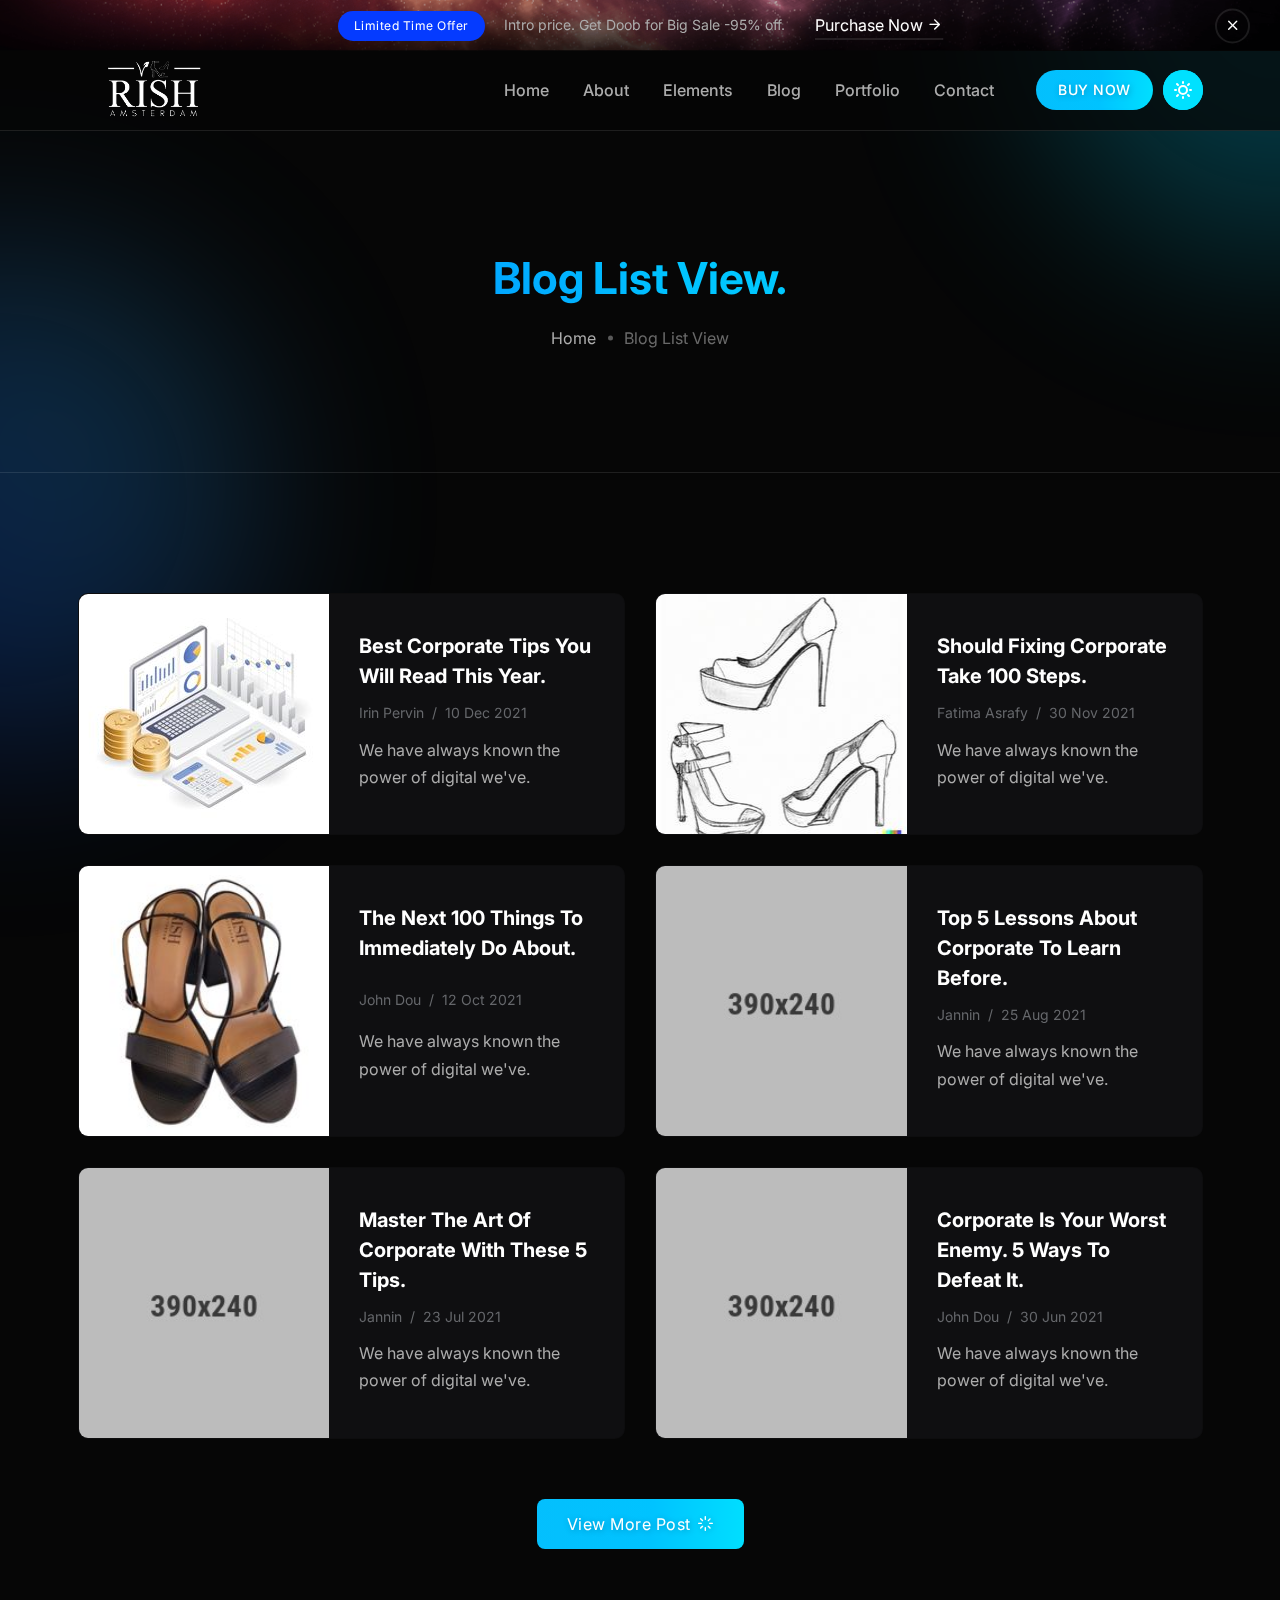
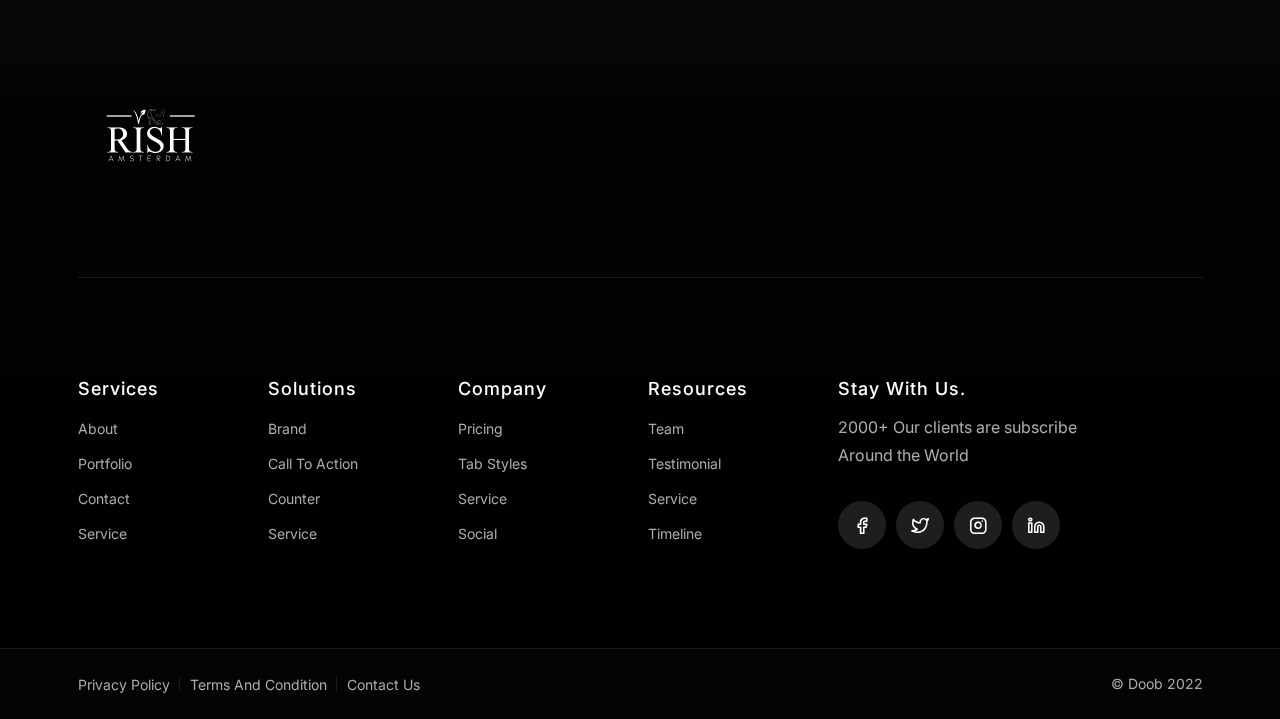
<file: blog-list-view.html>
<!DOCTYPE html>
<html lang="en">

<head>
    <meta charset="UTF-8">
    <meta name="viewport" content="width=device-width, initial-scale=1.0">
    <meta name="theme-style-mode" content="1"> <!-- 0 == light, 1 == dark -->

    <title>Blog List View || Doob Business and Consulting Bootstrap5 Template</title>
    <!-- Favicon -->
    <link rel="shortcut icon" type="image/x-icon" href="assets/images/favicon.png">
    <!-- CSS ============================================ -->
    <link rel="stylesheet" href="assets/css/vendor/bootstrap.min.css">
    <link rel="stylesheet" href="assets/css/plugins/animation.css">
    <link rel="stylesheet" href="assets/css/plugins/feature.css">
    <link rel="stylesheet" href="assets/css/plugins/magnify.min.css">
    <link rel="stylesheet" href="assets/css/plugins/slick.css">
    <link rel="stylesheet" href="assets/css/plugins/slick-theme.css">
    <link rel="stylesheet" href="assets/css/plugins/lightbox.css">
    <link rel="stylesheet" href="assets/css/style.css">
</head>

<body>
    <main class="page-wrapper">

        <!-- Start Header Top Area  -->
        <div class="header-top-news bg-image1">
            <div class="wrapper">
                <div class="container">
                    <div class="row">
                        <div class="col-lg-12">
                            <div class="inner">
                                <div class="content">
                                    <span class="rainbow-badge">Limited Time Offer</span>
                                    <span class="news-text">Intro price. Get Doob for Big Sale -95% off.</span>
                                </div>
                                <div class="right-button">
                                    <a class="btn-read-more" href="https://themeforest.net/checkout/from_item/34133466?license=regular">
                                        <span>Purchase Now <i class="feather-arrow-right"></i></span>
                                    </a>
                                </div>
                            </div>
                        </div>
                    </div>
                </div>
            </div>
            <div class="icon-close">
                <button class="close-button bgsection-activation">
                    <i class="feather-x"></i>
                </button>
            </div>
        </div>
        <!-- End Header Top Area  -->
        <!-- Start Header Area  -->
        <header class="rainbow-header header-default header-not-transparent header-sticky">
            <div class="container position-relative">
                <div class="row align-items-center row--0">
                    <div class="col-lg-3 col-md-6 col-4">
                        <div class="logo">
                            <a href="index.html">
                                <img class="logo-light" src="assets/images/logo/logo.png" alt="Corporate Logo">
                                <img class="logo-dark" src="assets/images/logo/logo-dark.png" alt="Corporate Logo">
                            </a>
                        </div>
                    </div>
                    <div class="col-lg-9 col-md-6 col-8 position-static">
                        <div class="header-right">

                            <nav class="mainmenu-nav d-none d-lg-block">
                                <ul class="mainmenu">
                                    <li class="with-megamenu has-menu-child-item position-relative"><a href="#">Home</a>
                                        <div class="rainbow-megamenu with-mega-item-2">
                                            <div class="wrapper">
                                                <div class="row row--0">
                                                    <div class="col-lg-6 single-mega-item">
                                                        <ul class="mega-menu-item">
                                                            <li><a href="index-landing.html">Sass Landing <span class="rainbow-badge-card">New</span></a></li>
                                                            <li><a href="index-application.html">Application <span class="rainbow-badge-card">New</span></a></li>
                                                            <li><a href="index-collaborate.html">Collaborate <span class="rainbow-badge-card">New</span></a></li>
                                                            <li><a href="index-business-consulting.html">Business Consulting</a></li>
                                                            <li><a href="index-business-consulting-2.html">Business Consulting 02</a></li>
                                                            <li><a href="index-magazine.html">Magazine <span class="rainbow-badge-card">New</span></a></li>
                                                            <li><a href="index-corporate.html">Corporate</a></li>
                                                            <li><a href="index-business.html">Business</a></li>
                                                            <li><a href="index-digital-agency.html">Digital Agency</a></li>
                                                            <li><a href="index-finance.html">Finance</a></li>
                                                            <li><a href="index-company.html">Company</a></li>
                                                            <li><a href="index-marketing-agency.html">Marketing Agency</a></li>
                                                        </ul>
                                                    </div>
                                                    <div class="col-lg-6 single-mega-item">
                                                        <ul class="mega-menu-item">
                                                            <li><a href="index-travel-agency.html">Travel Agency</a></li>
                                                            <li><a href="index-consulting.html">Consulting</a></li>
                                                            <li><a href="index-seo-agency.html">SEO Agency</a></li>
                                                            <li><a href="index-personal-portfolio.html">Personal Portfolio</a></li>
                                                            <li><a href="index-event-conference.html">Event Conference</a></li>
                                                            <li><a href="index-creative-portfolio.html">Creative Portfolio</a></li>
                                                            <li><a href="index-freelancer.html">Freelancer</a></li>
                                                            <li><a href="index-international-consulting.html">International Consulting</a></li>
                                                            <li><a href="index-startup.html">Startup</a></li>
                                                            <li><a href="index-web-agency.html">Web Agency</a></li>
                                                            <li><a href="index-corporate-one-page.html">Corporate One Page <span class="rainbow-badge-card">New</span></a></li>
                                                            <li><a href="index-photographer.html">Photographer <span class="rainbow-badge-card">New</span></a></li>
                                                        </ul>
                                                    </div>
                                                </div>
                                            </div>
                                        </div>
                                    </li>
                                    <li><a href="about.html">About</a></li>
                                    <li class="with-megamenu has-menu-child-item"><a href="#">Elements</a>
                                        <div class="rainbow-megamenu">
                                            <div class="wrapper">
                                                <div class="row row--0">
                                                    <div class="col-lg-3 single-mega-item">
                                                        <ul class="mega-menu-item">
                                                            <li><a href="button.html">Button</a></li>
                                                            <li><a href="service.html">Service</a></li>
                                                            <li><a href="counter.html">Counter</a></li>
                                                            <li><a href="progressbar.html">Progressbar</a></li>
                                                            <li><a href="accordion.html">Accordion</a></li>
                                                            <li><a href="social-share.html">Social Share</a></li>
                                                            <li><a href="blog-grid.html">Blog Grid</a></li>
                                                        </ul>
                                                    </div>
                                                    <div class="col-lg-3 single-mega-item">
                                                        <ul class="mega-menu-item">
                                                            <li><a href="team.html">Team</a></li>
                                                            <li><a href="portfolio.html">Portfolio</a></li>
                                                            <li><a href="testimonial.html">Testimonial</a></li>
                                                            <li><a href="timeline.html">Timeline</a></li>
                                                            <li><a href="tab.html">Tab</a></li>
                                                            <li><a href="pricing.html">Pricing</a></li>
                                                            <li><a href="split.html">Split Section</a></li>
                                                        </ul>
                                                    </div>
                                                    <div class="col-lg-3 single-mega-item">
                                                        <ul class="mega-menu-item">
                                                            <li><a href="call-to-action.html">Call To Action</a></li>
                                                            <li><a href="video.html">Video</a></li>
                                                            <li><a href="gallery.html">Gallery</a></li>
                                                            <li><a href="contact.html">Contact</a></li>
                                                            <li><a href="brand.html">Brand</a></li>
                                                            <li><a href="portfolio.html">Portfolio</a></li>
                                                            <li><a href="error.html">404</a></li>
                                                        </ul>
                                                    </div>
                                                    <div class="col-lg-3 single-mega-item">
                                                        <ul class="mega-menu-item">
                                                            <li><a href="advance-tab.html">Advance Tab <span
                                        class="rainbow-badge-card">Hot</span></a></li>
                                                            <li><a href="brand-carouse.html">Brand Carousel <span
                                        class="rainbow-badge-card">New</span></a></li>
                                                            <li><a href="advance-pricing.html">Advance Pricing <span
                                        class="rainbow-badge-card">Hot</span></a></li>
                                                            <li><a href="portfolio-details.html">Portfolio Details</a></li>
                                                            <li><a href="blog-details.html">Blog Details</a></li>
                                                            <li><a href="privacy-policy.html">Privacy Policy <span
                                class="rainbow-badge-card">New</span></a></li>
                                                            <li><a href="login.html">Profile <span
                                class="rainbow-badge-card">New</span></a></li>
                                                        </ul>
                                                    </div>
                                                </div>
                                            </div>
                                        </div>
                                    </li>

                                    <li class="has-droupdown has-menu-child-item"><a href="#">Blog</a>
                                        <ul class="submenu">
                                            <li><a href="blog-grid.html">Blog Grid</a></li>
                                            <li><a href="blog-grid-sidebar.html">Blog Grid Sidebar</a></li>
                                            <li><a href="blog-list-view.html">Blog List View</a></li>
                                            <li><a href="blog-list-sidebar.html">Blog List View Sidebar</a></li>
                                            <li><a href="blog-details.html">Blog Details</a></li>
                                        </ul>
                                    </li>

                                    <li class="has-droupdown has-menu-child-item"><a href="#">Portfolio</a>
                                        <ul class="submenu">
                                            <li><a href="portfolio.html">Portfolio Default</a></li>
                                            <li><a href="portfolio-three-column.html">Portfolio Three Column</a></li>
                                            <li><a href="portfolio-full-width.html">Portfolio Full Width</a></li>
                                            <li><a href="portfolio-grid-layout.html">Portfolio Grid Layout</a></li>
                                            <li><a href="portfolio-box-layout.html">Portfolio Box Layout</a></li>
                                            <li><a href="portfolio-details.html">Portfolio Details</a></li>
                                        </ul>
                                    </li>
                                    <li><a href="contact.html">Contact</a></li>
                                </ul>







                            </nav>

                            <!-- Start Header Btn  -->
                            <div class="header-btn">
                                <a class="btn-default btn-small round" target="_blank" href="https://themeforest.net/checkout/from_item/34133466?license=regular">BUY NOW</a>
                            </div>
                            <!-- End Header Btn  -->

                            <!-- Start Mobile-Menu-Bar -->
                            <div class="mobile-menu-bar ml--5 d-block d-lg-none">
                                <div class="hamberger">
                                    <button class="hamberger-button">
                                        <i class="feather-menu"></i>
                                    </button>
                                </div>
                            </div>
                            <!-- Start Mobile-Menu-Bar -->

                            <div id="my_switcher" class="my_switcher">
                                <ul>
                                    <li>
                                        <a href="javascript: void(0);" data-theme="light" class="setColor light">
                                            <img class="sun-image" src="assets/images/icons/sun-01.svg" alt="Sun images">
                                        </a>
                                    </li>
                                    <li>
                                        <a href="javascript: void(0);" data-theme="dark" class="setColor dark">
                                            <img class="Victor Image" src="assets/images/icons/vector.svg" alt="Vector Images">
                                        </a>
                                    </li>
                                </ul>
                            </div>

                        </div>
                    </div>
                </div>
            </div>
        </header>
        <!-- End Header Area  -->
        <div class="popup-mobile-menu">
            <div class="inner">
                <div class="header-top">
                    <div class="logo">
                        <a href="index.html">
                            <img class="logo-light" src="assets/images/logo/logo.png" alt="Corporate Logo">
                            <img class="logo-dark" src="assets/images/logo/logo-dark.png" alt="Corporate Logo">
                        </a>
                    </div>
                    <div class="close-menu">
                        <button class="close-button">
                            <i class="feather-x"></i>
                        </button>
                    </div>
                </div>
                <ul class="mainmenu">
                    <li class="with-megamenu has-menu-child-item position-relative"><a href="#">Home</a>
                        <div class="rainbow-megamenu with-mega-item-2">
                            <div class="wrapper">
                                <div class="row row--0">
                                    <div class="col-lg-6 single-mega-item">
                                        <ul class="mega-menu-item">
                                            <li><a href="index-landing.html">Sass Landing <span class="rainbow-badge-card">New</span></a></li>
                                            <li><a href="index-application.html">Application <span class="rainbow-badge-card">New</span></a></li>
                                            <li><a href="index-collaborate.html">Collaborate <span class="rainbow-badge-card">New</span></a></li>
                                            <li><a href="index-business-consulting.html">Business Consulting</a></li>
                                            <li><a href="index-business-consulting-2.html">Business Consulting 02</a></li>
                                            <li><a href="index-magazine.html">Magazine <span class="rainbow-badge-card">New</span></a></li>
                                            <li><a href="index-corporate.html">Corporate</a></li>
                                            <li><a href="index-business.html">Business</a></li>
                                            <li><a href="index-digital-agency.html">Digital Agency</a></li>
                                            <li><a href="index-finance.html">Finance</a></li>
                                            <li><a href="index-company.html">Company</a></li>
                                            <li><a href="index-marketing-agency.html">Marketing Agency</a></li>
                                        </ul>
                                    </div>
                                    <div class="col-lg-6 single-mega-item">
                                        <ul class="mega-menu-item">
                                            <li><a href="index-travel-agency.html">Travel Agency</a></li>
                                            <li><a href="index-consulting.html">Consulting</a></li>
                                            <li><a href="index-seo-agency.html">SEO Agency</a></li>
                                            <li><a href="index-personal-portfolio.html">Personal Portfolio</a></li>
                                            <li><a href="index-event-conference.html">Event Conference</a></li>
                                            <li><a href="index-creative-portfolio.html">Creative Portfolio</a></li>
                                            <li><a href="index-freelancer.html">Freelancer</a></li>
                                            <li><a href="index-international-consulting.html">International Consulting</a></li>
                                            <li><a href="index-startup.html">Startup</a></li>
                                            <li><a href="index-web-agency.html">Web Agency</a></li>
                                            <li><a href="index-corporate-one-page.html">Corporate One Page <span class="rainbow-badge-card">New</span></a></li>
                                            <li><a href="index-photographer.html">Photographer <span class="rainbow-badge-card">New</span></a></li>
                                        </ul>
                                    </div>
                                </div>
                            </div>
                        </div>
                    </li>
                    <li><a href="about.html">About</a></li>
                    <li class="with-megamenu has-menu-child-item"><a href="#">Elements</a>
                        <div class="rainbow-megamenu">
                            <div class="wrapper">
                                <div class="row row--0">
                                    <div class="col-lg-3 single-mega-item">
                                        <ul class="mega-menu-item">
                                            <li><a href="button.html">Button</a></li>
                                            <li><a href="service.html">Service</a></li>
                                            <li><a href="counter.html">Counter</a></li>
                                            <li><a href="progressbar.html">Progressbar</a></li>
                                            <li><a href="accordion.html">Accordion</a></li>
                                            <li><a href="social-share.html">Social Share</a></li>
                                            <li><a href="blog-grid.html">Blog Grid</a></li>
                                        </ul>
                                    </div>
                                    <div class="col-lg-3 single-mega-item">
                                        <ul class="mega-menu-item">
                                            <li><a href="team.html">Team</a></li>
                                            <li><a href="portfolio.html">Portfolio</a></li>
                                            <li><a href="testimonial.html">Testimonial</a></li>
                                            <li><a href="timeline.html">Timeline</a></li>
                                            <li><a href="tab.html">Tab</a></li>
                                            <li><a href="pricing.html">Pricing</a></li>
                                            <li><a href="split.html">Split Section</a></li>
                                        </ul>
                                    </div>
                                    <div class="col-lg-3 single-mega-item">
                                        <ul class="mega-menu-item">
                                            <li><a href="call-to-action.html">Call To Action</a></li>
                                            <li><a href="video.html">Video</a></li>
                                            <li><a href="gallery.html">Gallery</a></li>
                                            <li><a href="contact.html">Contact</a></li>
                                            <li><a href="brand.html">Brand</a></li>
                                            <li><a href="portfolio.html">Portfolio</a></li>
                                            <li><a href="error.html">404</a></li>
                                        </ul>
                                    </div>
                                    <div class="col-lg-3 single-mega-item">
                                        <ul class="mega-menu-item">
                                            <li><a href="advance-tab.html">Advance Tab <span
                                        class="rainbow-badge-card">Hot</span></a></li>
                                            <li><a href="brand-carouse.html">Brand Carousel <span
                                        class="rainbow-badge-card">New</span></a></li>
                                            <li><a href="advance-pricing.html">Advance Pricing <span
                                        class="rainbow-badge-card">Hot</span></a></li>
                                            <li><a href="portfolio-details.html">Portfolio Details</a></li>
                                            <li><a href="blog-details.html">Blog Details</a></li>
                                            <li><a href="privacy-policy.html">Privacy Policy <span
                                class="rainbow-badge-card">New</span></a></li>
                                            <li><a href="login.html">Profile <span
                                class="rainbow-badge-card">New</span></a></li>
                                        </ul>
                                    </div>
                                </div>
                            </div>
                        </div>
                    </li>

                    <li class="has-droupdown has-menu-child-item"><a href="#">Blog</a>
                        <ul class="submenu">
                            <li><a href="blog-grid.html">Blog Grid</a></li>
                            <li><a href="blog-grid-sidebar.html">Blog Grid Sidebar</a></li>
                            <li><a href="blog-list-view.html">Blog List View</a></li>
                            <li><a href="blog-list-sidebar.html">Blog List View Sidebar</a></li>
                            <li><a href="blog-details.html">Blog Details</a></li>
                        </ul>
                    </li>

                    <li class="has-droupdown has-menu-child-item"><a href="#">Portfolio</a>
                        <ul class="submenu">
                            <li><a href="portfolio.html">Portfolio Default</a></li>
                            <li><a href="portfolio-three-column.html">Portfolio Three Column</a></li>
                            <li><a href="portfolio-full-width.html">Portfolio Full Width</a></li>
                            <li><a href="portfolio-grid-layout.html">Portfolio Grid Layout</a></li>
                            <li><a href="portfolio-box-layout.html">Portfolio Box Layout</a></li>
                            <li><a href="portfolio-details.html">Portfolio Details</a></li>
                        </ul>
                    </li>
                    <li><a href="contact.html">Contact</a></li>
                </ul>







            </div>
        </div>
        <!-- Start Breadcarumb area  -->
        <div class="breadcrumb-area breadcarumb-style-1 ptb--120">
            <div class="container">
                <div class="row">
                    <div class="col-lg-12">
                        <div class="breadcrumb-inner text-center">
                            <h1 class="title theme-gradient h2">Blog List View.</h1>
                            <ul class="page-list">
                                <li class="rainbow-breadcrumb-item"><a href="/">Home</a></li>
                                <li class="rainbow-breadcrumb-item active">Blog List View</li>
                            </ul>
                        </div>
                    </div>
                </div>
            </div>
        </div>
        <!-- End Breadcarumb area  -->
        <!-- Start Theme Style  -->
        <div>
            <div class="rainbow-gradient-circle"></div>
            <div class="rainbow-gradient-circle theme-pink"></div>
        </div>
        <!-- End Theme Style  -->




        <!-- Start Blog List View  -->
        <div class="main-content">
            <div class="rainbow-blog-area rainbow-section-gap">
                <div class="container">
                    <div class="row mt_dec--30">
                        <div class="col-lg-12">
                            <div class="row row--15">
                                <div class="col-lg-6 mt--30">
                                    <div class="rainbow-card box-card-style-default card-list-view">
                                        <div class="inner">
                                            <div class="thumbnail">
                                                <a class="image" href="blog-details.html">
                                                    <img src="assets/images/blog/blog-01.jpg" alt="Blog Image">
                                                </a>
                                            </div>
                                            <div class="content">
                                                <h4 class="title">
                                                    <a href="blog-details.html">Best Corporate Tips You Will Read This
                                                        Year.</a>
                                                </h4>
                                                <ul class="rainbow-meta-list">
                                                    <li><a href="#">Irin Pervin</a></li>
                                                    <li class="separator">/</li>
                                                    <li>10 Dec 2021</li>
                                                </ul>
                                                <p class="descriptiion">We have always known the power of digital we've.
                                                </p>
                                            </div>
                                        </div>
                                    </div>
                                </div>
                                <div class="col-lg-6 mt--30">
                                    <div class="rainbow-card box-card-style-default card-list-view">
                                        <div class="inner">
                                            <div class="thumbnail">
                                                <a class="image" href="blog-details.html"><img src="assets/images/blog/blog-02.jpg" alt="Blog Image">
                                                </a>
                                            </div>
                                            <div class="content">
                                                <h4 class="title">
                                                    <a href="blog-details.html">Should Fixing Corporate Take
                                                        100 Steps.</a>
                                                </h4>
                                                <ul class="rainbow-meta-list">
                                                    <li><a href="#">Fatima Asrafy</a></li>
                                                    <li class="separator">/</li>
                                                    <li>30 Nov 2021</li>
                                                </ul>
                                                <p class="descriptiion">We have always known the power of digital we've.
                                                </p>
                                            </div>
                                        </div>
                                    </div>
                                </div>
                                <div class="col-lg-6 mt--30">
                                    <div class="rainbow-card box-card-style-default card-list-view">
                                        <div class="inner">
                                            <div class="thumbnail"><a class="image" href="blog-details.html"><img src="assets/images/blog/blog-03.jpg" alt="Blog Image"></a></div>
                                            <div class="content">
                                                <h4 class="title"><a href="blog-details.html">The Next 100 Things To
                                                        Immediately Do About.</a></h4>
                                                <ul class="rainbow-meta-list">
                                                    <li><a href="#">John Dou</a></li>
                                                    <li class="separator">/</li>
                                                    <li>12 Oct 2021</li>
                                                </ul>
                                                <p class="descriptiion">We have always known the power of digital we've.
                                                </p>
                                            </div>
                                        </div>
                                    </div>
                                </div>
                                <div class="col-lg-6 mt--30">
                                    <div class="rainbow-card box-card-style-default card-list-view">
                                        <div class="inner">
                                            <div class="thumbnail"><a class="image" href="blog-details.html"><img src="assets/images/blog/blog-04.jpg" alt="Blog Image"></a></div>
                                            <div class="content">
                                                <h4 class="title"><a href="blog-details.html">Top 5 Lessons About
                                                        Corporate To Learn Before.</a></h4>
                                                <ul class="rainbow-meta-list">
                                                    <li><a href="#">Jannin</a></li>
                                                    <li class="separator">/</li>
                                                    <li>25 Aug 2021</li>
                                                </ul>
                                                <p class="descriptiion">We have always known the power of digital we've.
                                                </p>
                                            </div>
                                        </div>
                                    </div>
                                </div>
                                <div class="col-lg-6 mt--30">
                                    <div class="rainbow-card box-card-style-default card-list-view">
                                        <div class="inner">
                                            <div class="thumbnail"><a class="image" href="blog-details.html"><img src="assets/images/blog/blog-05.jpg" alt="Blog Image"></a></div>
                                            <div class="content">
                                                <h4 class="title"><a href="blog-details.html">Master The Art Of
                                                        Corporate
                                                        With These 5 Tips.</a></h4>
                                                <ul class="rainbow-meta-list">
                                                    <li><a href="#">Jannin</a></li>
                                                    <li class="separator">/</li>
                                                    <li>23 Jul 2021</li>
                                                </ul>
                                                <p class="descriptiion">We have always known the power of digital we've.
                                                </p>
                                            </div>
                                        </div>
                                    </div>
                                </div>
                                <div class="col-lg-6 mt--30">
                                    <div class="rainbow-card box-card-style-default card-list-view">
                                        <div class="inner">
                                            <div class="thumbnail"><a class="image" href="blog-details.html"><img src="assets/images/blog/blog-06.jpg" alt="Blog Image"></a></div>
                                            <div class="content">
                                                <h4 class="title"><a href="blog-details.html">Corporate Is Your Worst
                                                        Enemy. 5 Ways To Defeat It.</a></h4>
                                                <ul class="rainbow-meta-list">
                                                    <li><a href="#">John Dou</a></li>
                                                    <li class="separator">/</li>
                                                    <li>30 Jun 2021</li>
                                                </ul>
                                                <p class="descriptiion">We have always known the power of digital we've.
                                                </p>
                                            </div>
                                        </div>
                                    </div>
                                </div>
                            </div>
                        </div>
                        <div class="col-lg-12">
                            <div class="rainbow-load-more text-center mt--60"><button class="btn btn-default btn-icon"><span>View More Post<span class="icon">
                                            <i class="feather-loader"></i>
                                        </span>
                                    </span>
                                </button>
                            </div>
                        </div>
                    </div>
                </div>
            </div>
        </div>
        <!-- End Blog List View  -->



        <!-- Start Footer Area  -->
        <footer class="rainbow-footer footer-style-default variation-two">
            <div class="rainbow-callto-action clltoaction-style-default style-7">
                <div class="container">
                    <div class="row row--0 align-items-center content-wrapper">
                        <div class="col-lg-8 col-md-8">
                            <div class="inner">
                                <div class="content text-left">
                                    <div class="logo">
                                        <a href="index.html">
                                            <img class="logo-light" src="assets/images/logo/logo.png" alt="Corporate Logo">
                                            <img class="logo-dark" src="assets/images/logo/logo-dark.png" alt="Corporate Logo">
                                        </a>
                                    </div>
                                    <p class="subtitle" data-sal="slide-up" data-sal-duration="400" data-sal-delay="150">If you want to create a corporate template you can purshace now
                                        our doob
                                        template.</p>
                                </div>
                            </div>
                        </div>
                        <div class="col-lg-4 col-md-4" data-sal="slide-up" data-sal-duration="400" data-sal-delay="150">
                            <div class="call-to-btn text-left mt_sm--20 text-lg-right">
                                <a class="btn-default" href="https://themeforest.net/checkout/from_item/34133466?license=regular">Purchase Doob
                                    <i class="feather-arrow-right"></i>
                                </a>
                            </div>
                        </div>
                    </div>
                </div>
            </div>
            <div class="footer-top">
                <div class="container">
                    <div class="row">
                        <div class="col-lg-2 col-md-6 col-sm-6 col-12">
                            <div class="rainbow-footer-widget">
                                <h4 class="title">Services</h4>
                                <div class="inner">
                                    <ul class="footer-link link-hover">
                                        <li><a href="about.html">About</a></li>
                                        <li><a href="portfolio.html">Portfolio</a></li>
                                        <li><a href="contact.html">Contact</a></li>
                                        <li><a href="service.html">Service</a></li>
                                    </ul>
                                </div>
                            </div>
                        </div>
                        <div class="col-lg-2 col-md-6 col-sm-6 col-12">
                            <div class="rainbow-footer-widget">
                                <div class="widget-menu-top">
                                    <h4 class="title">Solutions</h4>
                                    <div class="inner">
                                        <ul class="footer-link link-hover">
                                            <li><a href="brand.html">Brand</a></li>
                                            <li><a href="call-to-action.html">call To Action</a></li>
                                            <li><a href="counter.html">Counter</a></li>
                                            <li><a href="service.html">Service</a></li>
                                        </ul>
                                    </div>
                                </div>
                            </div>
                        </div>
                        <div class="col-lg-2 col-md-6 col-sm-6 col-12">
                            <div class="rainbow-footer-widget">
                                <h4 class="title">Company</h4>
                                <div class="inner">
                                    <ul class="footer-link link-hover">
                                        <li><a href="pricing.html">Pricing</a></li>
                                        <li><a href="tab.html">Tab Styles</a></li>
                                        <li><a href="service.html">Service</a></li>
                                        <li><a href="social-share.html">Social</a></li>
                                    </ul>
                                </div>
                            </div>
                        </div>
                        <div class="col-lg-2 col-md-6 col-sm-6 col-12">
                            <div class="rainbow-footer-widget">
                                <h4 class="title">Resources</h4>
                                <div class="inner">
                                    <ul class="footer-link link-hover">
                                        <li><a href="team.html">Team</a></li>
                                        <li><a href="testimonial.html">Testimonial</a></li>
                                        <li><a href="service.html">Service</a></li>
                                        <li><a href="timeline.html">Timeline</a></li>
                                    </ul>
                                </div>
                            </div>
                        </div>
                        <div class="col-lg-4 col-md-6 col-sm-6 col-12">
                            <div class="rainbow-footer-widget">
                                <h4 class="title">Stay With Us.</h4>
                                <div class="inner">
                                    <h6 class="subtitle">2000+ Our clients are subscribe Around the World</h6>
                                    <ul class="social-icon social-default justify-content-start">
                                        <li><a href="https://www.facebook.com/">
                                                <i class="feather-facebook"></i>
                                            </a>
                                        </li>
                                        <li><a href="https://www.twitter.com">
                                                <i class="feather-twitter"></i>
                                            </a>
                                        </li>
                                        <li><a href="https://www.instagram.com/">
                                                <i class="feather-instagram"></i>
                                            </a>
                                        </li>
                                        <li><a href="https://www.linkdin.com/">
                                                <i class="feather-linkedin"></i>
                                            </a>
                                        </li>
                                    </ul>
                                </div>
                            </div>
                        </div>
                    </div>
                </div>
            </div>
        </footer>
        <!-- End Footer Area  -->
        <!-- Start Copy Right Area  -->
        <div class="copyright-area copyright-style-one">
            <div class="container">
                <div class="row align-items-center">
                    <div class="col-lg-6 col-md-8 col-sm-12 col-12">
                        <div class="copyright-left">
                            <ul class="ft-menu link-hover">
                                <li>
                                    <a href="privacy-policy.html">Privacy Policy</a>
                                </li>
                                <li>
                                    <a href="#">Terms And Condition</a>
                                </li>
                                <li>
                                    <a href="contact.html">Contact Us</a>
                                </li>
                            </ul>
                        </div>
                    </div>
                    <div class="col-lg-6 col-md-4 col-sm-12 col-12">
                        <div class="copyright-right text-center text-lg-end">
                            <p class="copyright-text">© Doob 2022</p>
                        </div>
                    </div>
                </div>
            </div>
        </div>
        <!-- End Copy Right Area  -->

    </main>




    <!-- All Scripts  -->
    <!-- Start Top To Bottom Area  -->
    <div class="rainbow-back-top">
        <i class="feather-arrow-up"></i>
    </div>
    <!-- End Top To Bottom Area  -->
    <!-- JS
============================================ -->
    <script src="assets/js/vendor/modernizr.min.js"></script>
    <script src="assets/js/vendor/jquery.min.js"></script>
    <script src="assets/js/vendor/bootstrap.min.js"></script>
    <script src="assets/js/vendor/popper.min.js"></script>
    <script src="assets/js/vendor/waypoint.min.js"></script>
    <script src="assets/js/vendor/wow.min.js"></script>
    <script src="assets/js/vendor/counterup.min.js"></script>
    <script src="assets/js/vendor/feather.min.js"></script>
    <script src="assets/js/vendor/sal.min.js"></script>
    <script src="assets/js/vendor/masonry.js"></script>
    <script src="assets/js/vendor/imageloaded.js"></script>
    <script src="assets/js/vendor/magnify.min.js"></script>
    <script src="assets/js/vendor/lightbox.js"></script>
    <script src="assets/js/vendor/slick.min.js"></script>
    <script src="assets/js/vendor/easypie.js"></script>
    <script src="assets/js/vendor/text-type.js"></script>
    <script src="assets/js/vendor/jquery.style.swicher.js"></script>
    <script src="assets/js/vendor/js.cookie.js"></script>
    <script src="assets/js/vendor/jquery-one-page-nav.js"></script>
    <!-- Main JS -->
    <script src="assets/js/main.js"></script>
</body>

</html>
</file>
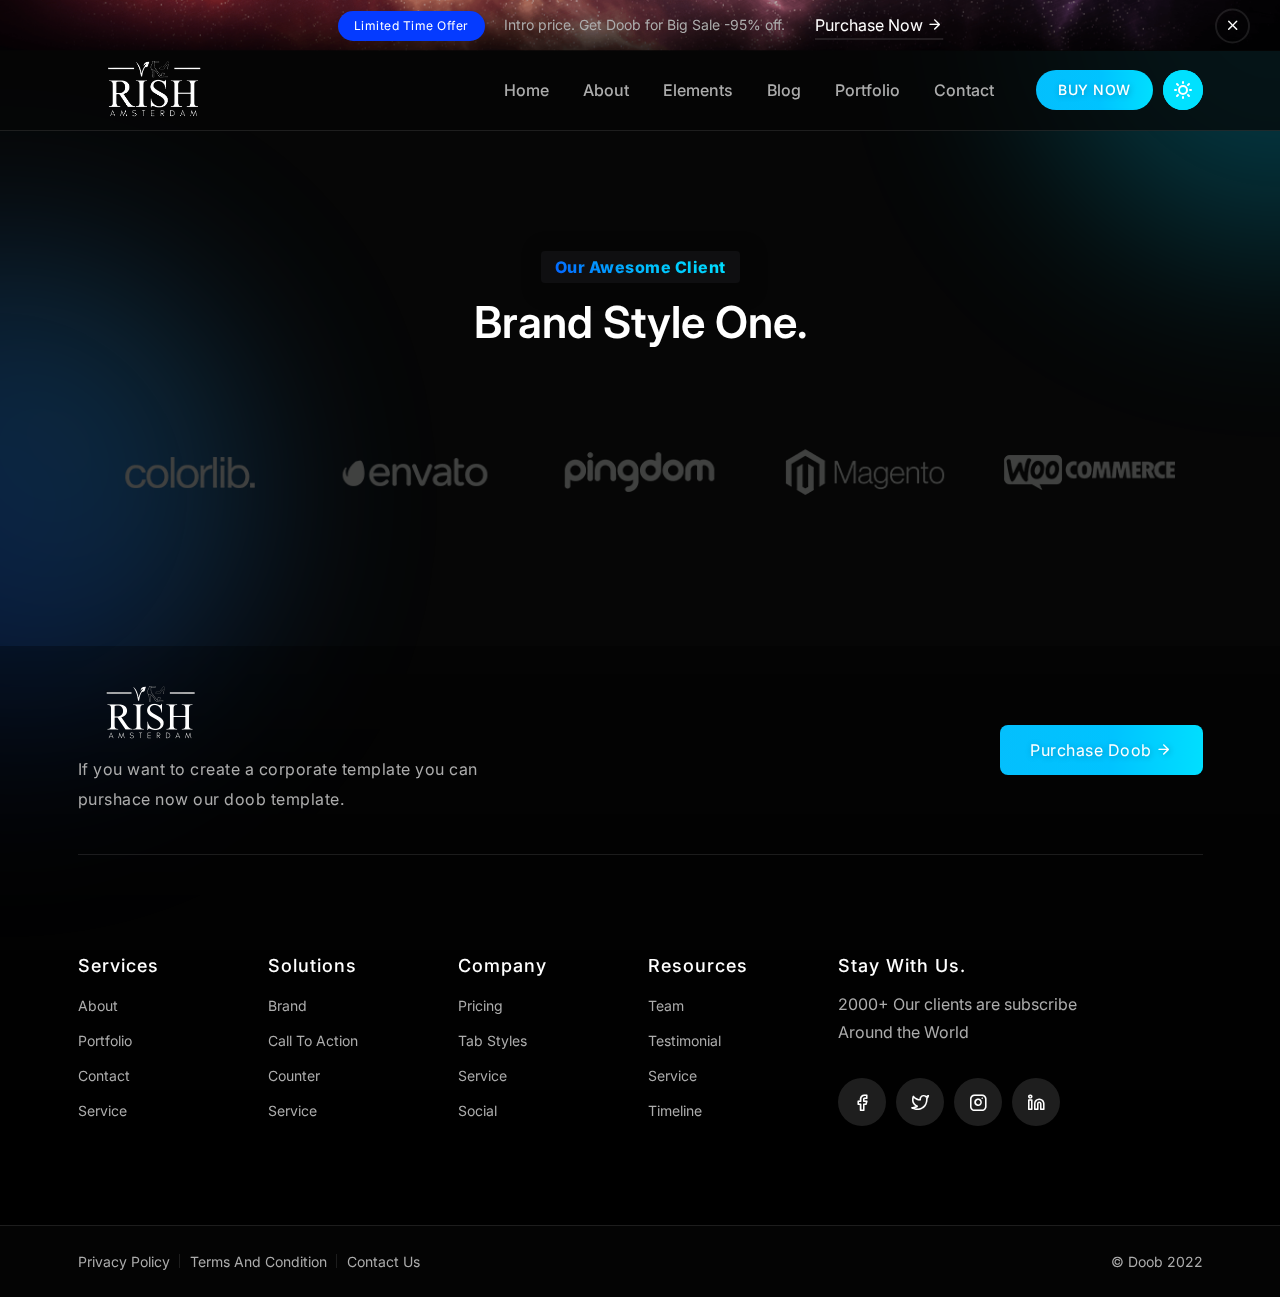
<file: brand-carouse.html>
<!DOCTYPE html>
<html lang="en">

<head>
    <meta charset="UTF-8">
    <meta name="viewport" content="width=device-width, initial-scale=1.0">
    <meta name="theme-style-mode" content="1"> <!-- 0 == light, 1 == dark -->

    <title>Brand Carousel || Doob Business and Consulting Bootstrap5 Template</title>
    <!-- Favicon -->
    <link rel="shortcut icon" type="image/x-icon" href="assets/images/favicon.png">
    <!-- CSS ============================================ -->
    <link rel="stylesheet" href="assets/css/vendor/bootstrap.min.css">
    <link rel="stylesheet" href="assets/css/plugins/animation.css">
    <link rel="stylesheet" href="assets/css/plugins/feature.css">
    <link rel="stylesheet" href="assets/css/plugins/magnify.min.css">
    <link rel="stylesheet" href="assets/css/plugins/slick.css">
    <link rel="stylesheet" href="assets/css/plugins/slick-theme.css">
    <link rel="stylesheet" href="assets/css/plugins/lightbox.css">
    <link rel="stylesheet" href="assets/css/style.css">
</head>

<body>
    <main class="page-wrapper">
        <!-- Start Header Top Area  -->
        <div class="header-top-news bg-image1">
            <div class="wrapper">
                <div class="container">
                    <div class="row">
                        <div class="col-lg-12">
                            <div class="inner">
                                <div class="content">
                                    <span class="rainbow-badge">Limited Time Offer</span>
                                    <span class="news-text">Intro price. Get Doob for Big Sale -95% off.</span>
                                </div>
                                <div class="right-button">
                                    <a class="btn-read-more" href="https://themeforest.net/checkout/from_item/34133466?license=regular">
                                        <span>Purchase Now <i class="feather-arrow-right"></i></span>
                                    </a>
                                </div>
                            </div>
                        </div>
                    </div>
                </div>
            </div>
            <div class="icon-close">
                <button class="close-button bgsection-activation">
                    <i class="feather-x"></i>
                </button>
            </div>
        </div>
        <!-- End Header Top Area  -->
        <!-- Start Header Area  -->
        <header class="rainbow-header header-default header-not-transparent header-sticky">
            <div class="container position-relative">
                <div class="row align-items-center row--0">
                    <div class="col-lg-3 col-md-6 col-4">
                        <div class="logo">
                            <a href="index.html">
                                <img class="logo-light" src="assets/images/logo/logo.png" alt="Corporate Logo">
                                <img class="logo-dark" src="assets/images/logo/logo-dark.png" alt="Corporate Logo">
                            </a>
                        </div>
                    </div>
                    <div class="col-lg-9 col-md-6 col-8 position-static">
                        <div class="header-right">

                            <nav class="mainmenu-nav d-none d-lg-block">
                                <ul class="mainmenu">
                                    <li class="with-megamenu has-menu-child-item position-relative"><a href="#">Home</a>
                                        <div class="rainbow-megamenu with-mega-item-2">
                                            <div class="wrapper">
                                                <div class="row row--0">
                                                    <div class="col-lg-6 single-mega-item">
                                                        <ul class="mega-menu-item">
                                                            <li><a href="index-landing.html">Sass Landing <span class="rainbow-badge-card">New</span></a></li>
                                                            <li><a href="index-application.html">Application <span class="rainbow-badge-card">New</span></a></li>
                                                            <li><a href="index-collaborate.html">Collaborate <span class="rainbow-badge-card">New</span></a></li>
                                                            <li><a href="index-business-consulting.html">Business Consulting</a></li>
                                                            <li><a href="index-business-consulting-2.html">Business Consulting 02</a></li>
                                                            <li><a href="index-magazine.html">Magazine <span class="rainbow-badge-card">New</span></a></li>
                                                            <li><a href="index-corporate.html">Corporate</a></li>
                                                            <li><a href="index-business.html">Business</a></li>
                                                            <li><a href="index-digital-agency.html">Digital Agency</a></li>
                                                            <li><a href="index-finance.html">Finance</a></li>
                                                            <li><a href="index-company.html">Company</a></li>
                                                            <li><a href="index-marketing-agency.html">Marketing Agency</a></li>
                                                        </ul>
                                                    </div>
                                                    <div class="col-lg-6 single-mega-item">
                                                        <ul class="mega-menu-item">
                                                            <li><a href="index-travel-agency.html">Travel Agency</a></li>
                                                            <li><a href="index-consulting.html">Consulting</a></li>
                                                            <li><a href="index-seo-agency.html">SEO Agency</a></li>
                                                            <li><a href="index-personal-portfolio.html">Personal Portfolio</a></li>
                                                            <li><a href="index-event-conference.html">Event Conference</a></li>
                                                            <li><a href="index-creative-portfolio.html">Creative Portfolio</a></li>
                                                            <li><a href="index-freelancer.html">Freelancer</a></li>
                                                            <li><a href="index-international-consulting.html">International Consulting</a></li>
                                                            <li><a href="index-startup.html">Startup</a></li>
                                                            <li><a href="index-web-agency.html">Web Agency</a></li>
                                                            <li><a href="index-corporate-one-page.html">Corporate One Page <span class="rainbow-badge-card">New</span></a></li>
                                                            <li><a href="index-photographer.html">Photographer <span class="rainbow-badge-card">New</span></a></li>
                                                        </ul>
                                                    </div>
                                                </div>
                                            </div>
                                        </div>
                                    </li>
                                    <li><a href="about.html">About</a></li>
                                    <li class="with-megamenu has-menu-child-item"><a href="#">Elements</a>
                                        <div class="rainbow-megamenu">
                                            <div class="wrapper">
                                                <div class="row row--0">
                                                    <div class="col-lg-3 single-mega-item">
                                                        <ul class="mega-menu-item">
                                                            <li><a href="button.html">Button</a></li>
                                                            <li><a href="service.html">Service</a></li>
                                                            <li><a href="counter.html">Counter</a></li>
                                                            <li><a href="progressbar.html">Progressbar</a></li>
                                                            <li><a href="accordion.html">Accordion</a></li>
                                                            <li><a href="social-share.html">Social Share</a></li>
                                                            <li><a href="blog-grid.html">Blog Grid</a></li>
                                                        </ul>
                                                    </div>
                                                    <div class="col-lg-3 single-mega-item">
                                                        <ul class="mega-menu-item">
                                                            <li><a href="team.html">Team</a></li>
                                                            <li><a href="portfolio.html">Portfolio</a></li>
                                                            <li><a href="testimonial.html">Testimonial</a></li>
                                                            <li><a href="timeline.html">Timeline</a></li>
                                                            <li><a href="tab.html">Tab</a></li>
                                                            <li><a href="pricing.html">Pricing</a></li>
                                                            <li><a href="split.html">Split Section</a></li>
                                                        </ul>
                                                    </div>
                                                    <div class="col-lg-3 single-mega-item">
                                                        <ul class="mega-menu-item">
                                                            <li><a href="call-to-action.html">Call To Action</a></li>
                                                            <li><a href="video.html">Video</a></li>
                                                            <li><a href="gallery.html">Gallery</a></li>
                                                            <li><a href="contact.html">Contact</a></li>
                                                            <li><a href="brand.html">Brand</a></li>
                                                            <li><a href="portfolio.html">Portfolio</a></li>
                                                            <li><a href="error.html">404</a></li>
                                                        </ul>
                                                    </div>
                                                    <div class="col-lg-3 single-mega-item">
                                                        <ul class="mega-menu-item">
                                                            <li><a href="advance-tab.html">Advance Tab <span
                                        class="rainbow-badge-card">Hot</span></a></li>
                                                            <li><a href="brand-carouse.html">Brand Carousel <span
                                        class="rainbow-badge-card">New</span></a></li>
                                                            <li><a href="advance-pricing.html">Advance Pricing <span
                                        class="rainbow-badge-card">Hot</span></a></li>
                                                            <li><a href="portfolio-details.html">Portfolio Details</a></li>
                                                            <li><a href="blog-details.html">Blog Details</a></li>
                                                            <li><a href="privacy-policy.html">Privacy Policy <span
                                class="rainbow-badge-card">New</span></a></li>
                                                            <li><a href="login.html">Profile <span
                                class="rainbow-badge-card">New</span></a></li>
                                                        </ul>
                                                    </div>
                                                </div>
                                            </div>
                                        </div>
                                    </li>

                                    <li class="has-droupdown has-menu-child-item"><a href="#">Blog</a>
                                        <ul class="submenu">
                                            <li><a href="blog-grid.html">Blog Grid</a></li>
                                            <li><a href="blog-grid-sidebar.html">Blog Grid Sidebar</a></li>
                                            <li><a href="blog-list-view.html">Blog List View</a></li>
                                            <li><a href="blog-list-sidebar.html">Blog List View Sidebar</a></li>
                                            <li><a href="blog-details.html">Blog Details</a></li>
                                        </ul>
                                    </li>

                                    <li class="has-droupdown has-menu-child-item"><a href="#">Portfolio</a>
                                        <ul class="submenu">
                                            <li><a href="portfolio.html">Portfolio Default</a></li>
                                            <li><a href="portfolio-three-column.html">Portfolio Three Column</a></li>
                                            <li><a href="portfolio-full-width.html">Portfolio Full Width</a></li>
                                            <li><a href="portfolio-grid-layout.html">Portfolio Grid Layout</a></li>
                                            <li><a href="portfolio-box-layout.html">Portfolio Box Layout</a></li>
                                            <li><a href="portfolio-details.html">Portfolio Details</a></li>
                                        </ul>
                                    </li>
                                    <li><a href="contact.html">Contact</a></li>
                                </ul>







                            </nav>

                            <!-- Start Header Btn  -->
                            <div class="header-btn">
                                <a class="btn-default btn-small round" target="_blank" href="https://themeforest.net/checkout/from_item/34133466?license=regular">BUY NOW</a>
                            </div>
                            <!-- End Header Btn  -->

                            <!-- Start Mobile-Menu-Bar -->
                            <div class="mobile-menu-bar ml--5 d-block d-lg-none">
                                <div class="hamberger">
                                    <button class="hamberger-button">
                                        <i class="feather-menu"></i>
                                    </button>
                                </div>
                            </div>
                            <!-- Start Mobile-Menu-Bar -->

                            <div id="my_switcher" class="my_switcher">
                                <ul>
                                    <li>
                                        <a href="javascript: void(0);" data-theme="light" class="setColor light">
                                            <img class="sun-image" src="assets/images/icons/sun-01.svg" alt="Sun images">
                                        </a>
                                    </li>
                                    <li>
                                        <a href="javascript: void(0);" data-theme="dark" class="setColor dark">
                                            <img class="Victor Image" src="assets/images/icons/vector.svg" alt="Vector Images">
                                        </a>
                                    </li>
                                </ul>
                            </div>

                        </div>
                    </div>
                </div>
            </div>
        </header>
        <!-- End Header Area  -->
        <div class="popup-mobile-menu">
            <div class="inner">
                <div class="header-top">
                    <div class="logo">
                        <a href="index.html">
                            <img class="logo-light" src="assets/images/logo/logo.png" alt="Corporate Logo">
                            <img class="logo-dark" src="assets/images/logo/logo-dark.png" alt="Corporate Logo">
                        </a>
                    </div>
                    <div class="close-menu">
                        <button class="close-button">
                            <i class="feather-x"></i>
                        </button>
                    </div>
                </div>
                <ul class="mainmenu">
                    <li class="with-megamenu has-menu-child-item position-relative"><a href="#">Home</a>
                        <div class="rainbow-megamenu with-mega-item-2">
                            <div class="wrapper">
                                <div class="row row--0">
                                    <div class="col-lg-6 single-mega-item">
                                        <ul class="mega-menu-item">
                                            <li><a href="index-landing.html">Sass Landing <span class="rainbow-badge-card">New</span></a></li>
                                            <li><a href="index-application.html">Application <span class="rainbow-badge-card">New</span></a></li>
                                            <li><a href="index-collaborate.html">Collaborate <span class="rainbow-badge-card">New</span></a></li>
                                            <li><a href="index-business-consulting.html">Business Consulting</a></li>
                                            <li><a href="index-business-consulting-2.html">Business Consulting 02</a></li>
                                            <li><a href="index-magazine.html">Magazine <span class="rainbow-badge-card">New</span></a></li>
                                            <li><a href="index-corporate.html">Corporate</a></li>
                                            <li><a href="index-business.html">Business</a></li>
                                            <li><a href="index-digital-agency.html">Digital Agency</a></li>
                                            <li><a href="index-finance.html">Finance</a></li>
                                            <li><a href="index-company.html">Company</a></li>
                                            <li><a href="index-marketing-agency.html">Marketing Agency</a></li>
                                        </ul>
                                    </div>
                                    <div class="col-lg-6 single-mega-item">
                                        <ul class="mega-menu-item">
                                            <li><a href="index-travel-agency.html">Travel Agency</a></li>
                                            <li><a href="index-consulting.html">Consulting</a></li>
                                            <li><a href="index-seo-agency.html">SEO Agency</a></li>
                                            <li><a href="index-personal-portfolio.html">Personal Portfolio</a></li>
                                            <li><a href="index-event-conference.html">Event Conference</a></li>
                                            <li><a href="index-creative-portfolio.html">Creative Portfolio</a></li>
                                            <li><a href="index-freelancer.html">Freelancer</a></li>
                                            <li><a href="index-international-consulting.html">International Consulting</a></li>
                                            <li><a href="index-startup.html">Startup</a></li>
                                            <li><a href="index-web-agency.html">Web Agency</a></li>
                                            <li><a href="index-corporate-one-page.html">Corporate One Page <span class="rainbow-badge-card">New</span></a></li>
                                            <li><a href="index-photographer.html">Photographer <span class="rainbow-badge-card">New</span></a></li>
                                        </ul>
                                    </div>
                                </div>
                            </div>
                        </div>
                    </li>
                    <li><a href="about.html">About</a></li>
                    <li class="with-megamenu has-menu-child-item"><a href="#">Elements</a>
                        <div class="rainbow-megamenu">
                            <div class="wrapper">
                                <div class="row row--0">
                                    <div class="col-lg-3 single-mega-item">
                                        <ul class="mega-menu-item">
                                            <li><a href="button.html">Button</a></li>
                                            <li><a href="service.html">Service</a></li>
                                            <li><a href="counter.html">Counter</a></li>
                                            <li><a href="progressbar.html">Progressbar</a></li>
                                            <li><a href="accordion.html">Accordion</a></li>
                                            <li><a href="social-share.html">Social Share</a></li>
                                            <li><a href="blog-grid.html">Blog Grid</a></li>
                                        </ul>
                                    </div>
                                    <div class="col-lg-3 single-mega-item">
                                        <ul class="mega-menu-item">
                                            <li><a href="team.html">Team</a></li>
                                            <li><a href="portfolio.html">Portfolio</a></li>
                                            <li><a href="testimonial.html">Testimonial</a></li>
                                            <li><a href="timeline.html">Timeline</a></li>
                                            <li><a href="tab.html">Tab</a></li>
                                            <li><a href="pricing.html">Pricing</a></li>
                                            <li><a href="split.html">Split Section</a></li>
                                        </ul>
                                    </div>
                                    <div class="col-lg-3 single-mega-item">
                                        <ul class="mega-menu-item">
                                            <li><a href="call-to-action.html">Call To Action</a></li>
                                            <li><a href="video.html">Video</a></li>
                                            <li><a href="gallery.html">Gallery</a></li>
                                            <li><a href="contact.html">Contact</a></li>
                                            <li><a href="brand.html">Brand</a></li>
                                            <li><a href="portfolio.html">Portfolio</a></li>
                                            <li><a href="error.html">404</a></li>
                                        </ul>
                                    </div>
                                    <div class="col-lg-3 single-mega-item">
                                        <ul class="mega-menu-item">
                                            <li><a href="advance-tab.html">Advance Tab <span
                                        class="rainbow-badge-card">Hot</span></a></li>
                                            <li><a href="brand-carouse.html">Brand Carousel <span
                                        class="rainbow-badge-card">New</span></a></li>
                                            <li><a href="advance-pricing.html">Advance Pricing <span
                                        class="rainbow-badge-card">Hot</span></a></li>
                                            <li><a href="portfolio-details.html">Portfolio Details</a></li>
                                            <li><a href="blog-details.html">Blog Details</a></li>
                                            <li><a href="privacy-policy.html">Privacy Policy <span
                                class="rainbow-badge-card">New</span></a></li>
                                            <li><a href="login.html">Profile <span
                                class="rainbow-badge-card">New</span></a></li>
                                        </ul>
                                    </div>
                                </div>
                            </div>
                        </div>
                    </li>

                    <li class="has-droupdown has-menu-child-item"><a href="#">Blog</a>
                        <ul class="submenu">
                            <li><a href="blog-grid.html">Blog Grid</a></li>
                            <li><a href="blog-grid-sidebar.html">Blog Grid Sidebar</a></li>
                            <li><a href="blog-list-view.html">Blog List View</a></li>
                            <li><a href="blog-list-sidebar.html">Blog List View Sidebar</a></li>
                            <li><a href="blog-details.html">Blog Details</a></li>
                        </ul>
                    </li>

                    <li class="has-droupdown has-menu-child-item"><a href="#">Portfolio</a>
                        <ul class="submenu">
                            <li><a href="portfolio.html">Portfolio Default</a></li>
                            <li><a href="portfolio-three-column.html">Portfolio Three Column</a></li>
                            <li><a href="portfolio-full-width.html">Portfolio Full Width</a></li>
                            <li><a href="portfolio-grid-layout.html">Portfolio Grid Layout</a></li>
                            <li><a href="portfolio-box-layout.html">Portfolio Box Layout</a></li>
                            <li><a href="portfolio-details.html">Portfolio Details</a></li>
                        </ul>
                    </li>
                    <li><a href="contact.html">Contact</a></li>
                </ul>







            </div>
        </div>

        <!-- Start Theme Style  -->
        <div>
            <div class="rainbow-gradient-circle"></div>
            <div class="rainbow-gradient-circle theme-pink"></div>
        </div>
        <!-- End Theme Style  -->




        <div class="main-content">

            <!-- Start Brand Style-1  -->
            <div class="rainbow-brand-area rainbow-section-gap">
                <div class="container">
                    <div class="row">
                        <div class="col-lg-12">
                            <div class="section-title text-center" data-sal="slide-up" data-sal-duration="700" data-sal-delay="100">
                                <h4 class="subtitle "><span class="theme-gradient">Our Awesome Client</span></h4>
                                <h2 class="title w-600 mb--20">Brand Style One.</h2>
                            </div>
                        </div>
                    </div>
                    <div class="row">
                        <div class="col-lg-12 mt--40">
                            <ul class="advance-brand brand-carousel-init rainbow-slick-arrow">
                                <li><a href="#"><img src="assets/images/brand/brand-01.png" alt="Brand Image"></a></li>
                                <li><a href="#"><img src="assets/images/brand/brand-02.png" alt="Brand Image"></a></li>
                                <li><a href="#"><img src="assets/images/brand/brand-03.png" alt="Brand Image"></a></li>
                                <li><a href="#"><img src="assets/images/brand/brand-04.png" alt="Brand Image"></a></li>
                                <li><a href="#"><img src="assets/images/brand/brand-05.png" alt="Brand Image"></a></li>
                                <li><a href="#"><img src="assets/images/brand/brand-06.png" alt="Brand Image"></a></li>
                                <li><a href="#"><img src="assets/images/brand/brand-07.png" alt="Brand Image"></a></li>
                                <li><a href="#"><img src="assets/images/brand/brand-08.png" alt="Brand Image"></a></li>
                            </ul>
                        </div>
                    </div>
                </div>
            </div>
            <!-- End Brand Style-1  -->

        </div>

        <!-- Start Footer Area  -->
        <footer class="rainbow-footer footer-style-default variation-two">
            <div class="rainbow-callto-action clltoaction-style-default style-7">
                <div class="container">
                    <div class="row row--0 align-items-center content-wrapper">
                        <div class="col-lg-8 col-md-8">
                            <div class="inner">
                                <div class="content text-left">
                                    <div class="logo">
                                        <a href="index.html">
                                            <img class="logo-light" src="assets/images/logo/logo.png" alt="Corporate Logo">
                                            <img class="logo-dark" src="assets/images/logo/logo-dark.png" alt="Corporate Logo">
                                        </a>
                                    </div>
                                    <p class="subtitle" data-sal="slide-up" data-sal-duration="400" data-sal-delay="150">If you want to create a corporate template you can purshace now
                                        our doob
                                        template.</p>
                                </div>
                            </div>
                        </div>
                        <div class="col-lg-4 col-md-4" data-sal="slide-up" data-sal-duration="400" data-sal-delay="150">
                            <div class="call-to-btn text-left mt_sm--20 text-lg-right">
                                <a class="btn-default" href="https://themeforest.net/checkout/from_item/34133466?license=regular">Purchase Doob
                                    <i class="feather-arrow-right"></i>
                                </a>
                            </div>
                        </div>
                    </div>
                </div>
            </div>
            <div class="footer-top">
                <div class="container">
                    <div class="row">
                        <div class="col-lg-2 col-md-6 col-sm-6 col-12">
                            <div class="rainbow-footer-widget">
                                <h4 class="title">Services</h4>
                                <div class="inner">
                                    <ul class="footer-link link-hover">
                                        <li><a href="about.html">About</a></li>
                                        <li><a href="portfolio.html">Portfolio</a></li>
                                        <li><a href="contact.html">Contact</a></li>
                                        <li><a href="service.html">Service</a></li>
                                    </ul>
                                </div>
                            </div>
                        </div>
                        <div class="col-lg-2 col-md-6 col-sm-6 col-12">
                            <div class="rainbow-footer-widget">
                                <div class="widget-menu-top">
                                    <h4 class="title">Solutions</h4>
                                    <div class="inner">
                                        <ul class="footer-link link-hover">
                                            <li><a href="brand.html">Brand</a></li>
                                            <li><a href="call-to-action.html">call To Action</a></li>
                                            <li><a href="counter.html">Counter</a></li>
                                            <li><a href="service.html">Service</a></li>
                                        </ul>
                                    </div>
                                </div>
                            </div>
                        </div>
                        <div class="col-lg-2 col-md-6 col-sm-6 col-12">
                            <div class="rainbow-footer-widget">
                                <h4 class="title">Company</h4>
                                <div class="inner">
                                    <ul class="footer-link link-hover">
                                        <li><a href="pricing.html">Pricing</a></li>
                                        <li><a href="tab.html">Tab Styles</a></li>
                                        <li><a href="service.html">Service</a></li>
                                        <li><a href="social-share.html">Social</a></li>
                                    </ul>
                                </div>
                            </div>
                        </div>
                        <div class="col-lg-2 col-md-6 col-sm-6 col-12">
                            <div class="rainbow-footer-widget">
                                <h4 class="title">Resources</h4>
                                <div class="inner">
                                    <ul class="footer-link link-hover">
                                        <li><a href="team.html">Team</a></li>
                                        <li><a href="testimonial.html">Testimonial</a></li>
                                        <li><a href="service.html">Service</a></li>
                                        <li><a href="timeline.html">Timeline</a></li>
                                    </ul>
                                </div>
                            </div>
                        </div>
                        <div class="col-lg-4 col-md-6 col-sm-6 col-12">
                            <div class="rainbow-footer-widget">
                                <h4 class="title">Stay With Us.</h4>
                                <div class="inner">
                                    <h6 class="subtitle">2000+ Our clients are subscribe Around the World</h6>
                                    <ul class="social-icon social-default justify-content-start">
                                        <li><a href="https://www.facebook.com/">
                                                <i class="feather-facebook"></i>
                                            </a>
                                        </li>
                                        <li><a href="https://www.twitter.com">
                                                <i class="feather-twitter"></i>
                                            </a>
                                        </li>
                                        <li><a href="https://www.instagram.com/">
                                                <i class="feather-instagram"></i>
                                            </a>
                                        </li>
                                        <li><a href="https://www.linkdin.com/">
                                                <i class="feather-linkedin"></i>
                                            </a>
                                        </li>
                                    </ul>
                                </div>
                            </div>
                        </div>
                    </div>
                </div>
            </div>
        </footer>
        <!-- End Footer Area  -->
        <!-- Start Copy Right Area  -->
        <div class="copyright-area copyright-style-one">
            <div class="container">
                <div class="row align-items-center">
                    <div class="col-lg-6 col-md-8 col-sm-12 col-12">
                        <div class="copyright-left">
                            <ul class="ft-menu link-hover">
                                <li>
                                    <a href="privacy-policy.html">Privacy Policy</a>
                                </li>
                                <li>
                                    <a href="#">Terms And Condition</a>
                                </li>
                                <li>
                                    <a href="contact.html">Contact Us</a>
                                </li>
                            </ul>
                        </div>
                    </div>
                    <div class="col-lg-6 col-md-4 col-sm-12 col-12">
                        <div class="copyright-right text-center text-lg-end">
                            <p class="copyright-text">© Doob 2022</p>
                        </div>
                    </div>
                </div>
            </div>
        </div>
        <!-- End Copy Right Area  -->
    </main>

    <!-- All Scripts  -->
    <!-- Start Top To Bottom Area  -->
    <div class="rainbow-back-top">
        <i class="feather-arrow-up"></i>
    </div>
    <!-- End Top To Bottom Area  -->
    <!-- JS
============================================ -->
    <script src="assets/js/vendor/modernizr.min.js"></script>
    <script src="assets/js/vendor/jquery.min.js"></script>
    <script src="assets/js/vendor/bootstrap.min.js"></script>
    <script src="assets/js/vendor/popper.min.js"></script>
    <script src="assets/js/vendor/waypoint.min.js"></script>
    <script src="assets/js/vendor/wow.min.js"></script>
    <script src="assets/js/vendor/counterup.min.js"></script>
    <script src="assets/js/vendor/feather.min.js"></script>
    <script src="assets/js/vendor/sal.min.js"></script>
    <script src="assets/js/vendor/masonry.js"></script>
    <script src="assets/js/vendor/imageloaded.js"></script>
    <script src="assets/js/vendor/magnify.min.js"></script>
    <script src="assets/js/vendor/lightbox.js"></script>
    <script src="assets/js/vendor/slick.min.js"></script>
    <script src="assets/js/vendor/easypie.js"></script>
    <script src="assets/js/vendor/text-type.js"></script>
    <script src="assets/js/vendor/jquery.style.swicher.js"></script>
    <script src="assets/js/vendor/js.cookie.js"></script>
    <script src="assets/js/vendor/jquery-one-page-nav.js"></script>
    <!-- Main JS -->
    <script src="assets/js/main.js"></script>
</body>

</html>
</file>
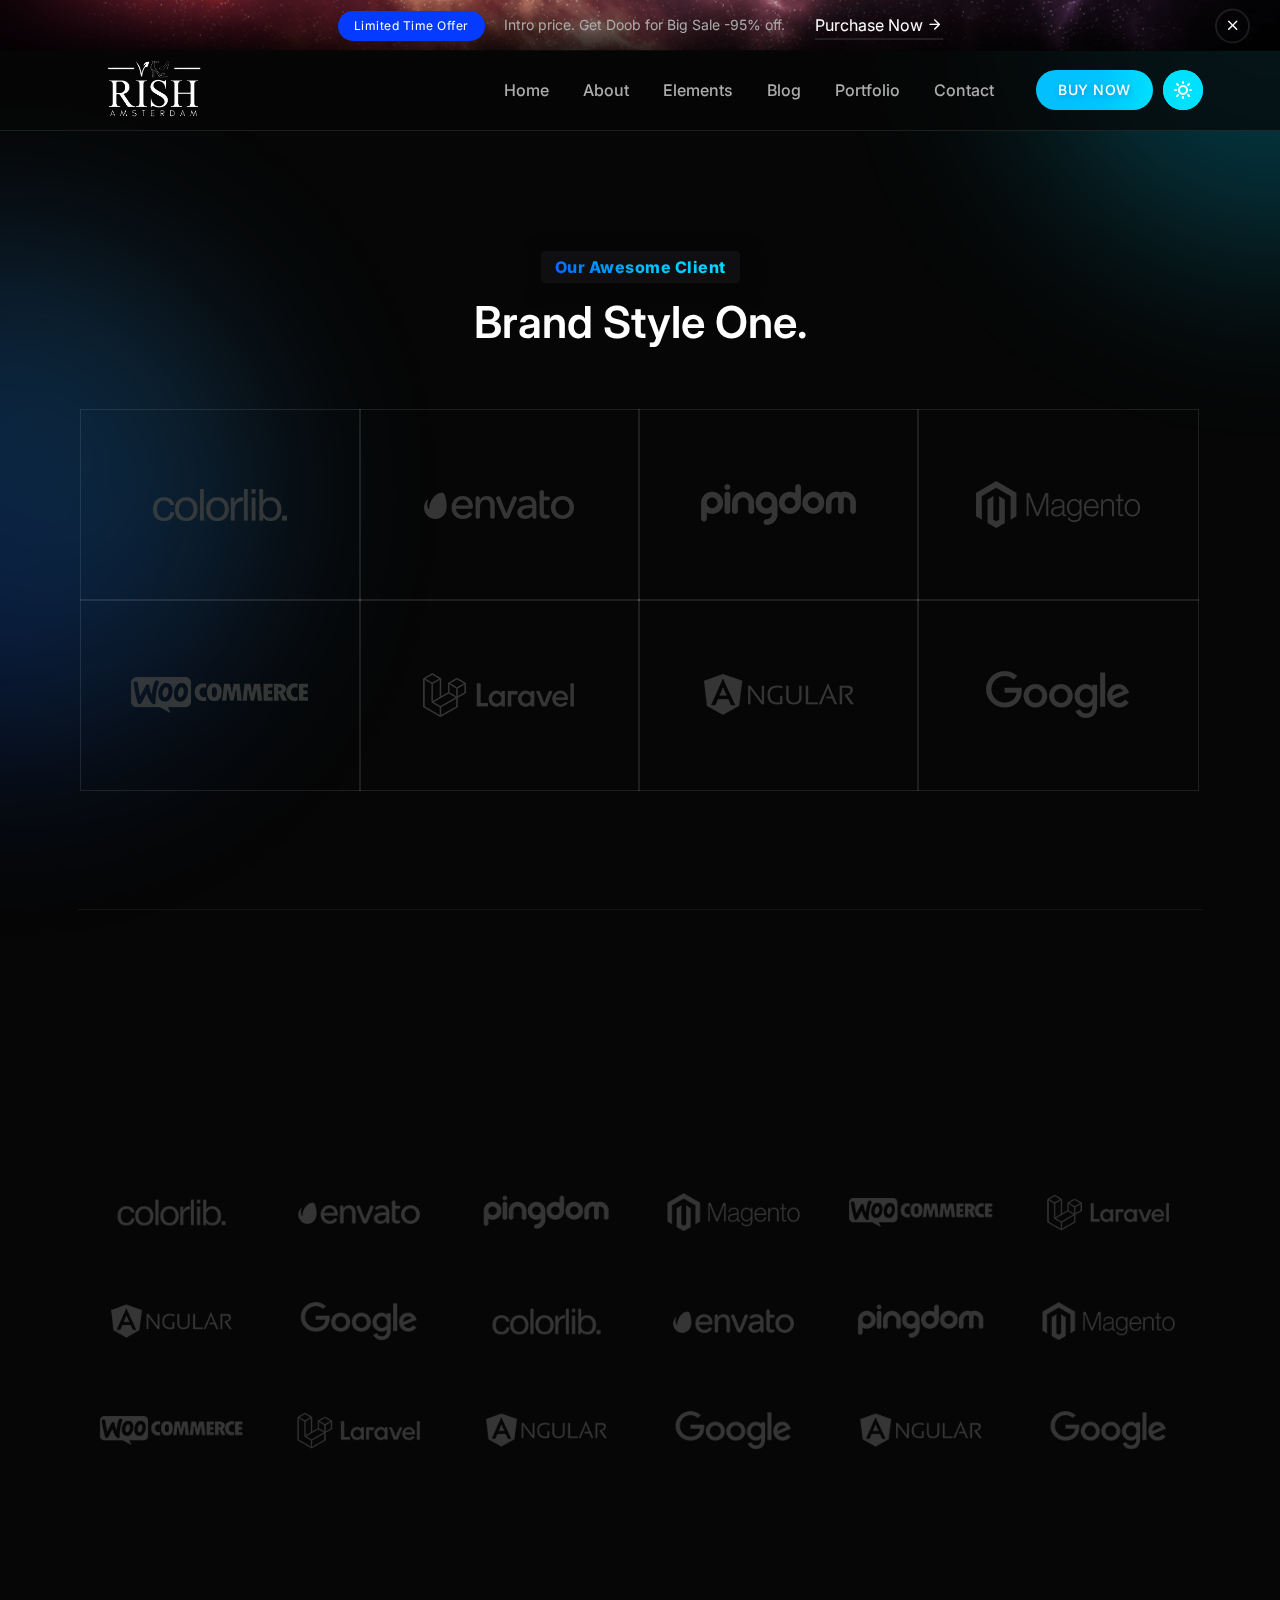
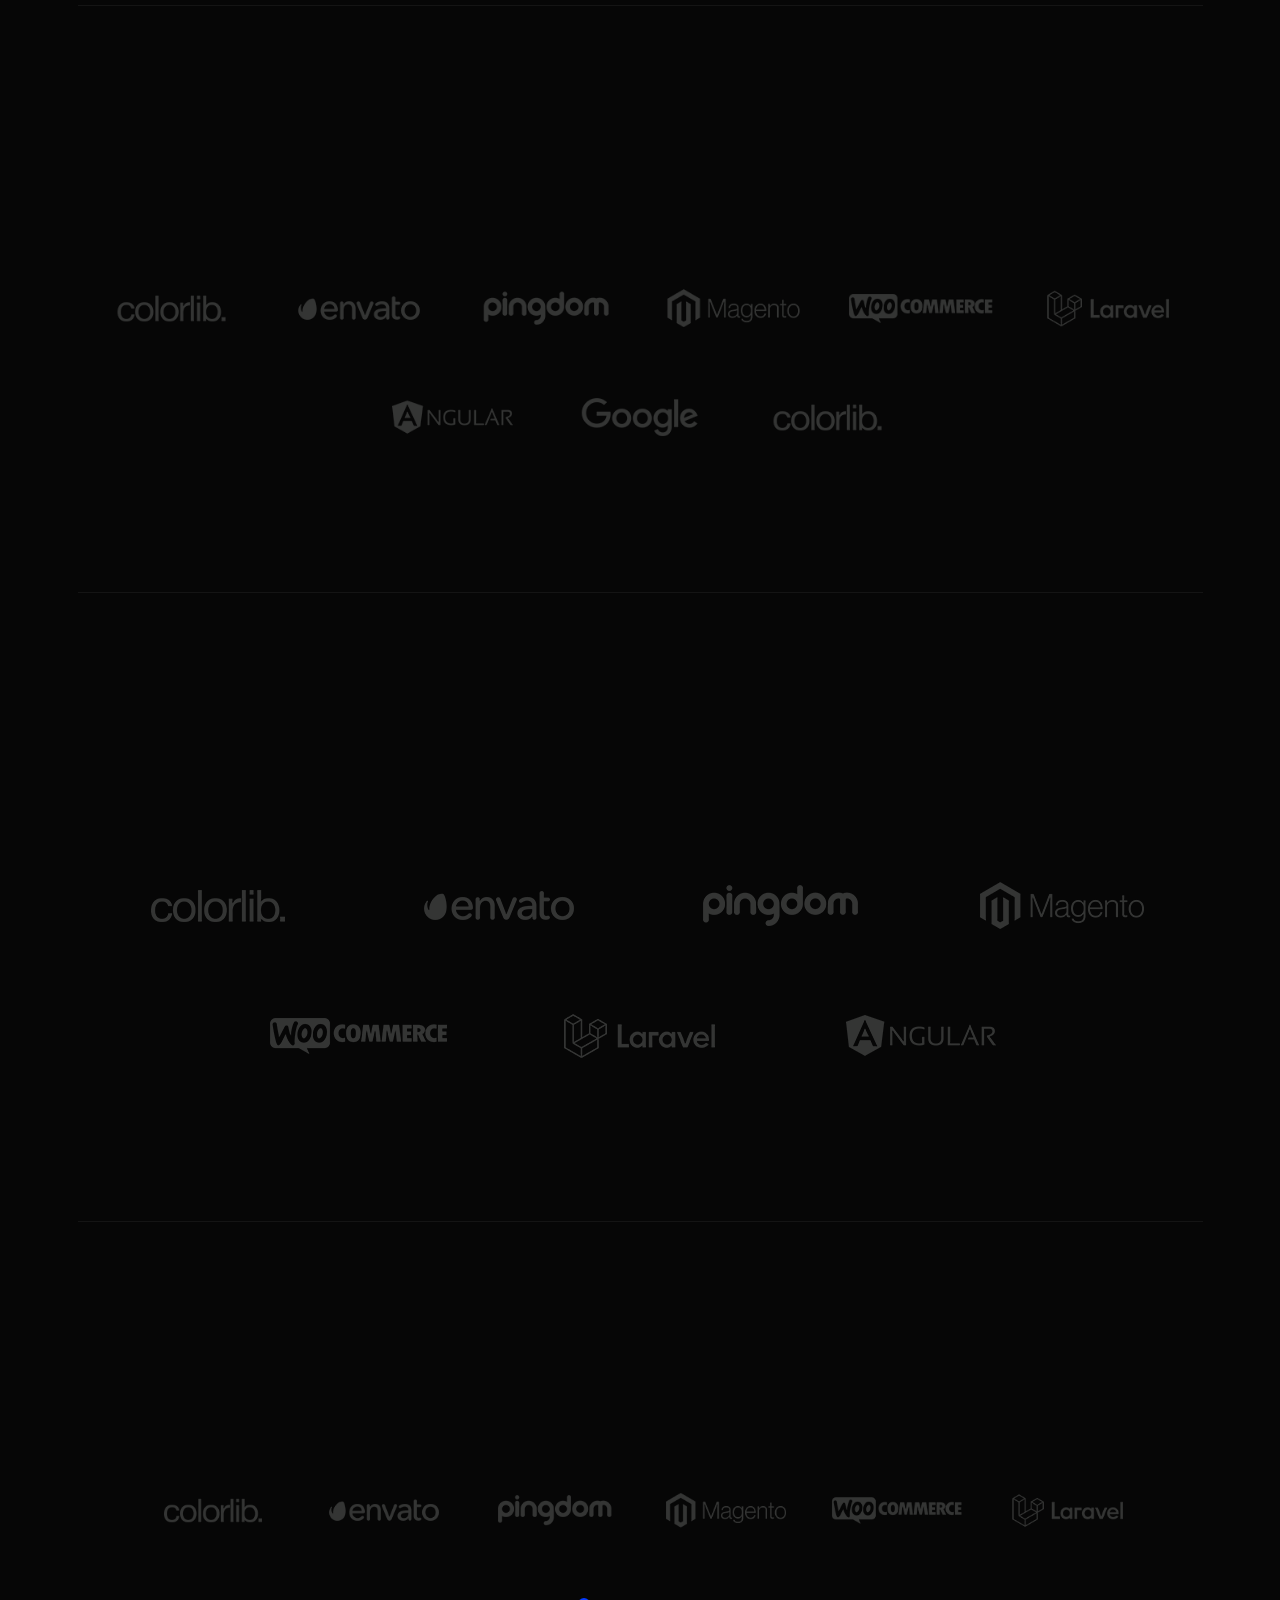
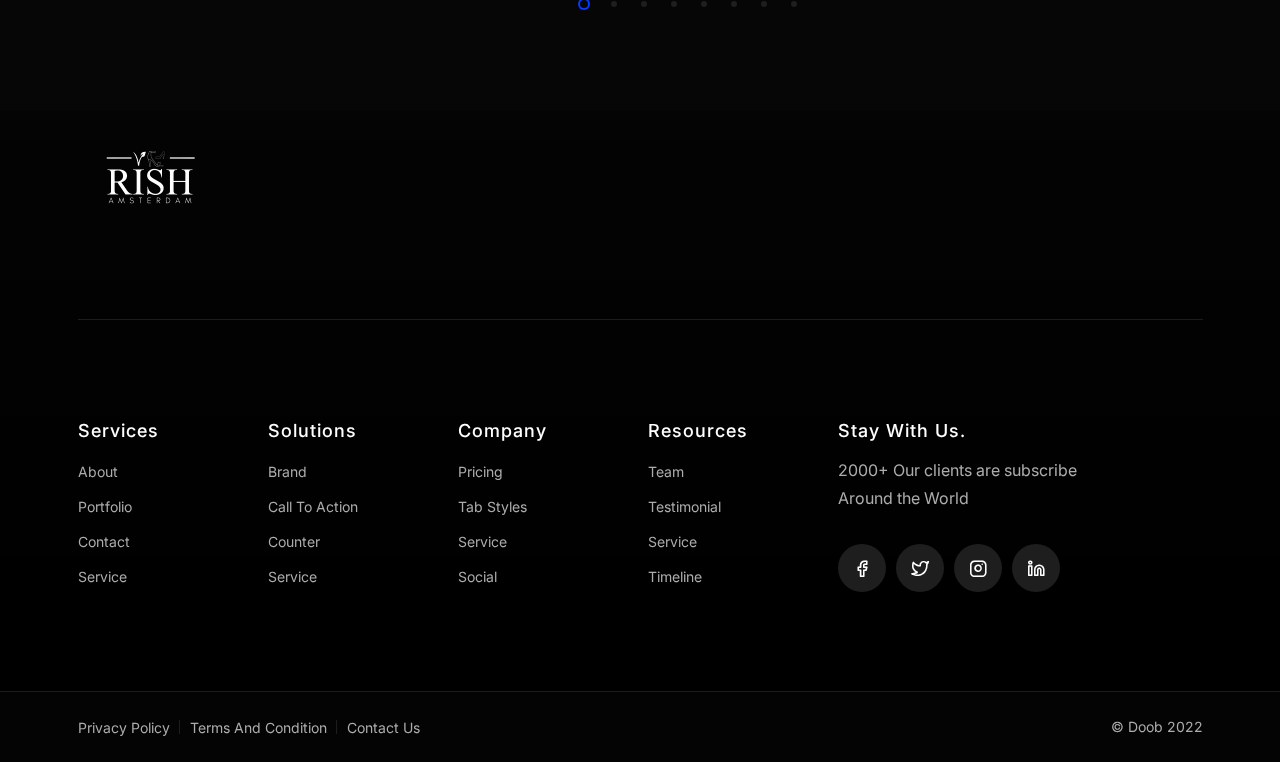
<file: brand.html>
<!DOCTYPE html>
<html lang="en">

<head>
    <meta charset="UTF-8">
    <meta name="viewport" content="width=device-width, initial-scale=1.0">
    <meta name="theme-style-mode" content="1"> <!-- 0 == light, 1 == dark -->

    <title>Brand || Doob Business and Consulting Bootstrap5 Template</title>
    <!-- Favicon -->
    <link rel="shortcut icon" type="image/x-icon" href="assets/images/favicon.png">
    <!-- CSS ============================================ -->
    <link rel="stylesheet" href="assets/css/vendor/bootstrap.min.css">
    <link rel="stylesheet" href="assets/css/plugins/animation.css">
    <link rel="stylesheet" href="assets/css/plugins/feature.css">
    <link rel="stylesheet" href="assets/css/plugins/magnify.min.css">
    <link rel="stylesheet" href="assets/css/plugins/slick.css">
    <link rel="stylesheet" href="assets/css/plugins/slick-theme.css">
    <link rel="stylesheet" href="assets/css/plugins/lightbox.css">
    <link rel="stylesheet" href="assets/css/style.css">
</head>

<body>
    <main class="page-wrapper">

        <!-- Start Header Top Area  -->
        <div class="header-top-news bg-image1">
            <div class="wrapper">
                <div class="container">
                    <div class="row">
                        <div class="col-lg-12">
                            <div class="inner">
                                <div class="content">
                                    <span class="rainbow-badge">Limited Time Offer</span>
                                    <span class="news-text">Intro price. Get Doob for Big Sale -95% off.</span>
                                </div>
                                <div class="right-button">
                                    <a class="btn-read-more" href="https://themeforest.net/checkout/from_item/34133466?license=regular">
                                        <span>Purchase Now <i class="feather-arrow-right"></i></span>
                                    </a>
                                </div>
                            </div>
                        </div>
                    </div>
                </div>
            </div>
            <div class="icon-close">
                <button class="close-button bgsection-activation">
                    <i class="feather-x"></i>
                </button>
            </div>
        </div>
        <!-- End Header Top Area  -->
        <!-- Start Header Area  -->
        <header class="rainbow-header header-default header-not-transparent header-sticky">
            <div class="container position-relative">
                <div class="row align-items-center row--0">
                    <div class="col-lg-3 col-md-6 col-4">
                        <div class="logo">
                            <a href="index.html">
                                <img class="logo-light" src="assets/images/logo/logo.png" alt="Corporate Logo">
                                <img class="logo-dark" src="assets/images/logo/logo-dark.png" alt="Corporate Logo">
                            </a>
                        </div>
                    </div>
                    <div class="col-lg-9 col-md-6 col-8 position-static">
                        <div class="header-right">

                            <nav class="mainmenu-nav d-none d-lg-block">
                                <ul class="mainmenu">
                                    <li class="with-megamenu has-menu-child-item position-relative"><a href="#">Home</a>
                                        <div class="rainbow-megamenu with-mega-item-2">
                                            <div class="wrapper">
                                                <div class="row row--0">
                                                    <div class="col-lg-6 single-mega-item">
                                                        <ul class="mega-menu-item">
                                                            <li><a href="index-landing.html">Sass Landing <span class="rainbow-badge-card">New</span></a></li>
                                                            <li><a href="index-application.html">Application <span class="rainbow-badge-card">New</span></a></li>
                                                            <li><a href="index-collaborate.html">Collaborate <span class="rainbow-badge-card">New</span></a></li>
                                                            <li><a href="index-business-consulting.html">Business Consulting</a></li>
                                                            <li><a href="index-business-consulting-2.html">Business Consulting 02</a></li>
                                                            <li><a href="index-magazine.html">Magazine <span class="rainbow-badge-card">New</span></a></li>
                                                            <li><a href="index-corporate.html">Corporate</a></li>
                                                            <li><a href="index-business.html">Business</a></li>
                                                            <li><a href="index-digital-agency.html">Digital Agency</a></li>
                                                            <li><a href="index-finance.html">Finance</a></li>
                                                            <li><a href="index-company.html">Company</a></li>
                                                            <li><a href="index-marketing-agency.html">Marketing Agency</a></li>
                                                        </ul>
                                                    </div>
                                                    <div class="col-lg-6 single-mega-item">
                                                        <ul class="mega-menu-item">
                                                            <li><a href="index-travel-agency.html">Travel Agency</a></li>
                                                            <li><a href="index-consulting.html">Consulting</a></li>
                                                            <li><a href="index-seo-agency.html">SEO Agency</a></li>
                                                            <li><a href="index-personal-portfolio.html">Personal Portfolio</a></li>
                                                            <li><a href="index-event-conference.html">Event Conference</a></li>
                                                            <li><a href="index-creative-portfolio.html">Creative Portfolio</a></li>
                                                            <li><a href="index-freelancer.html">Freelancer</a></li>
                                                            <li><a href="index-international-consulting.html">International Consulting</a></li>
                                                            <li><a href="index-startup.html">Startup</a></li>
                                                            <li><a href="index-web-agency.html">Web Agency</a></li>
                                                            <li><a href="index-corporate-one-page.html">Corporate One Page <span class="rainbow-badge-card">New</span></a></li>
                                                            <li><a href="index-photographer.html">Photographer <span class="rainbow-badge-card">New</span></a></li>
                                                        </ul>
                                                    </div>
                                                </div>
                                            </div>
                                        </div>
                                    </li>
                                    <li><a href="about.html">About</a></li>
                                    <li class="with-megamenu has-menu-child-item"><a href="#">Elements</a>
                                        <div class="rainbow-megamenu">
                                            <div class="wrapper">
                                                <div class="row row--0">
                                                    <div class="col-lg-3 single-mega-item">
                                                        <ul class="mega-menu-item">
                                                            <li><a href="button.html">Button</a></li>
                                                            <li><a href="service.html">Service</a></li>
                                                            <li><a href="counter.html">Counter</a></li>
                                                            <li><a href="progressbar.html">Progressbar</a></li>
                                                            <li><a href="accordion.html">Accordion</a></li>
                                                            <li><a href="social-share.html">Social Share</a></li>
                                                            <li><a href="blog-grid.html">Blog Grid</a></li>
                                                        </ul>
                                                    </div>
                                                    <div class="col-lg-3 single-mega-item">
                                                        <ul class="mega-menu-item">
                                                            <li><a href="team.html">Team</a></li>
                                                            <li><a href="portfolio.html">Portfolio</a></li>
                                                            <li><a href="testimonial.html">Testimonial</a></li>
                                                            <li><a href="timeline.html">Timeline</a></li>
                                                            <li><a href="tab.html">Tab</a></li>
                                                            <li><a href="pricing.html">Pricing</a></li>
                                                            <li><a href="split.html">Split Section</a></li>
                                                        </ul>
                                                    </div>
                                                    <div class="col-lg-3 single-mega-item">
                                                        <ul class="mega-menu-item">
                                                            <li><a href="call-to-action.html">Call To Action</a></li>
                                                            <li><a href="video.html">Video</a></li>
                                                            <li><a href="gallery.html">Gallery</a></li>
                                                            <li><a href="contact.html">Contact</a></li>
                                                            <li><a href="brand.html">Brand</a></li>
                                                            <li><a href="portfolio.html">Portfolio</a></li>
                                                            <li><a href="error.html">404</a></li>
                                                        </ul>
                                                    </div>
                                                    <div class="col-lg-3 single-mega-item">
                                                        <ul class="mega-menu-item">
                                                            <li><a href="advance-tab.html">Advance Tab <span
                                        class="rainbow-badge-card">Hot</span></a></li>
                                                            <li><a href="brand-carouse.html">Brand Carousel <span
                                        class="rainbow-badge-card">New</span></a></li>
                                                            <li><a href="advance-pricing.html">Advance Pricing <span
                                        class="rainbow-badge-card">Hot</span></a></li>
                                                            <li><a href="portfolio-details.html">Portfolio Details</a></li>
                                                            <li><a href="blog-details.html">Blog Details</a></li>
                                                            <li><a href="privacy-policy.html">Privacy Policy <span
                                class="rainbow-badge-card">New</span></a></li>
                                                            <li><a href="login.html">Profile <span
                                class="rainbow-badge-card">New</span></a></li>
                                                        </ul>
                                                    </div>
                                                </div>
                                            </div>
                                        </div>
                                    </li>

                                    <li class="has-droupdown has-menu-child-item"><a href="#">Blog</a>
                                        <ul class="submenu">
                                            <li><a href="blog-grid.html">Blog Grid</a></li>
                                            <li><a href="blog-grid-sidebar.html">Blog Grid Sidebar</a></li>
                                            <li><a href="blog-list-view.html">Blog List View</a></li>
                                            <li><a href="blog-list-sidebar.html">Blog List View Sidebar</a></li>
                                            <li><a href="blog-details.html">Blog Details</a></li>
                                        </ul>
                                    </li>

                                    <li class="has-droupdown has-menu-child-item"><a href="#">Portfolio</a>
                                        <ul class="submenu">
                                            <li><a href="portfolio.html">Portfolio Default</a></li>
                                            <li><a href="portfolio-three-column.html">Portfolio Three Column</a></li>
                                            <li><a href="portfolio-full-width.html">Portfolio Full Width</a></li>
                                            <li><a href="portfolio-grid-layout.html">Portfolio Grid Layout</a></li>
                                            <li><a href="portfolio-box-layout.html">Portfolio Box Layout</a></li>
                                            <li><a href="portfolio-details.html">Portfolio Details</a></li>
                                        </ul>
                                    </li>
                                    <li><a href="contact.html">Contact</a></li>
                                </ul>







                            </nav>

                            <!-- Start Header Btn  -->
                            <div class="header-btn">
                                <a class="btn-default btn-small round" target="_blank" href="https://themeforest.net/checkout/from_item/34133466?license=regular">BUY NOW</a>
                            </div>
                            <!-- End Header Btn  -->

                            <!-- Start Mobile-Menu-Bar -->
                            <div class="mobile-menu-bar ml--5 d-block d-lg-none">
                                <div class="hamberger">
                                    <button class="hamberger-button">
                                        <i class="feather-menu"></i>
                                    </button>
                                </div>
                            </div>
                            <!-- Start Mobile-Menu-Bar -->

                            <div id="my_switcher" class="my_switcher">
                                <ul>
                                    <li>
                                        <a href="javascript: void(0);" data-theme="light" class="setColor light">
                                            <img class="sun-image" src="assets/images/icons/sun-01.svg" alt="Sun images">
                                        </a>
                                    </li>
                                    <li>
                                        <a href="javascript: void(0);" data-theme="dark" class="setColor dark">
                                            <img class="Victor Image" src="assets/images/icons/vector.svg" alt="Vector Images">
                                        </a>
                                    </li>
                                </ul>
                            </div>

                        </div>
                    </div>
                </div>
            </div>
        </header>
        <!-- End Header Area  -->
        <div class="popup-mobile-menu">
            <div class="inner">
                <div class="header-top">
                    <div class="logo">
                        <a href="index.html">
                            <img class="logo-light" src="assets/images/logo/logo.png" alt="Corporate Logo">
                            <img class="logo-dark" src="assets/images/logo/logo-dark.png" alt="Corporate Logo">
                        </a>
                    </div>
                    <div class="close-menu">
                        <button class="close-button">
                            <i class="feather-x"></i>
                        </button>
                    </div>
                </div>
                <ul class="mainmenu">
                    <li class="with-megamenu has-menu-child-item position-relative"><a href="#">Home</a>
                        <div class="rainbow-megamenu with-mega-item-2">
                            <div class="wrapper">
                                <div class="row row--0">
                                    <div class="col-lg-6 single-mega-item">
                                        <ul class="mega-menu-item">
                                            <li><a href="index-landing.html">Sass Landing <span class="rainbow-badge-card">New</span></a></li>
                                            <li><a href="index-application.html">Application <span class="rainbow-badge-card">New</span></a></li>
                                            <li><a href="index-collaborate.html">Collaborate <span class="rainbow-badge-card">New</span></a></li>
                                            <li><a href="index-business-consulting.html">Business Consulting</a></li>
                                            <li><a href="index-business-consulting-2.html">Business Consulting 02</a></li>
                                            <li><a href="index-magazine.html">Magazine <span class="rainbow-badge-card">New</span></a></li>
                                            <li><a href="index-corporate.html">Corporate</a></li>
                                            <li><a href="index-business.html">Business</a></li>
                                            <li><a href="index-digital-agency.html">Digital Agency</a></li>
                                            <li><a href="index-finance.html">Finance</a></li>
                                            <li><a href="index-company.html">Company</a></li>
                                            <li><a href="index-marketing-agency.html">Marketing Agency</a></li>
                                        </ul>
                                    </div>
                                    <div class="col-lg-6 single-mega-item">
                                        <ul class="mega-menu-item">
                                            <li><a href="index-travel-agency.html">Travel Agency</a></li>
                                            <li><a href="index-consulting.html">Consulting</a></li>
                                            <li><a href="index-seo-agency.html">SEO Agency</a></li>
                                            <li><a href="index-personal-portfolio.html">Personal Portfolio</a></li>
                                            <li><a href="index-event-conference.html">Event Conference</a></li>
                                            <li><a href="index-creative-portfolio.html">Creative Portfolio</a></li>
                                            <li><a href="index-freelancer.html">Freelancer</a></li>
                                            <li><a href="index-international-consulting.html">International Consulting</a></li>
                                            <li><a href="index-startup.html">Startup</a></li>
                                            <li><a href="index-web-agency.html">Web Agency</a></li>
                                            <li><a href="index-corporate-one-page.html">Corporate One Page <span class="rainbow-badge-card">New</span></a></li>
                                            <li><a href="index-photographer.html">Photographer <span class="rainbow-badge-card">New</span></a></li>
                                        </ul>
                                    </div>
                                </div>
                            </div>
                        </div>
                    </li>
                    <li><a href="about.html">About</a></li>
                    <li class="with-megamenu has-menu-child-item"><a href="#">Elements</a>
                        <div class="rainbow-megamenu">
                            <div class="wrapper">
                                <div class="row row--0">
                                    <div class="col-lg-3 single-mega-item">
                                        <ul class="mega-menu-item">
                                            <li><a href="button.html">Button</a></li>
                                            <li><a href="service.html">Service</a></li>
                                            <li><a href="counter.html">Counter</a></li>
                                            <li><a href="progressbar.html">Progressbar</a></li>
                                            <li><a href="accordion.html">Accordion</a></li>
                                            <li><a href="social-share.html">Social Share</a></li>
                                            <li><a href="blog-grid.html">Blog Grid</a></li>
                                        </ul>
                                    </div>
                                    <div class="col-lg-3 single-mega-item">
                                        <ul class="mega-menu-item">
                                            <li><a href="team.html">Team</a></li>
                                            <li><a href="portfolio.html">Portfolio</a></li>
                                            <li><a href="testimonial.html">Testimonial</a></li>
                                            <li><a href="timeline.html">Timeline</a></li>
                                            <li><a href="tab.html">Tab</a></li>
                                            <li><a href="pricing.html">Pricing</a></li>
                                            <li><a href="split.html">Split Section</a></li>
                                        </ul>
                                    </div>
                                    <div class="col-lg-3 single-mega-item">
                                        <ul class="mega-menu-item">
                                            <li><a href="call-to-action.html">Call To Action</a></li>
                                            <li><a href="video.html">Video</a></li>
                                            <li><a href="gallery.html">Gallery</a></li>
                                            <li><a href="contact.html">Contact</a></li>
                                            <li><a href="brand.html">Brand</a></li>
                                            <li><a href="portfolio.html">Portfolio</a></li>
                                            <li><a href="error.html">404</a></li>
                                        </ul>
                                    </div>
                                    <div class="col-lg-3 single-mega-item">
                                        <ul class="mega-menu-item">
                                            <li><a href="advance-tab.html">Advance Tab <span
                                        class="rainbow-badge-card">Hot</span></a></li>
                                            <li><a href="brand-carouse.html">Brand Carousel <span
                                        class="rainbow-badge-card">New</span></a></li>
                                            <li><a href="advance-pricing.html">Advance Pricing <span
                                        class="rainbow-badge-card">Hot</span></a></li>
                                            <li><a href="portfolio-details.html">Portfolio Details</a></li>
                                            <li><a href="blog-details.html">Blog Details</a></li>
                                            <li><a href="privacy-policy.html">Privacy Policy <span
                                class="rainbow-badge-card">New</span></a></li>
                                            <li><a href="login.html">Profile <span
                                class="rainbow-badge-card">New</span></a></li>
                                        </ul>
                                    </div>
                                </div>
                            </div>
                        </div>
                    </li>

                    <li class="has-droupdown has-menu-child-item"><a href="#">Blog</a>
                        <ul class="submenu">
                            <li><a href="blog-grid.html">Blog Grid</a></li>
                            <li><a href="blog-grid-sidebar.html">Blog Grid Sidebar</a></li>
                            <li><a href="blog-list-view.html">Blog List View</a></li>
                            <li><a href="blog-list-sidebar.html">Blog List View Sidebar</a></li>
                            <li><a href="blog-details.html">Blog Details</a></li>
                        </ul>
                    </li>

                    <li class="has-droupdown has-menu-child-item"><a href="#">Portfolio</a>
                        <ul class="submenu">
                            <li><a href="portfolio.html">Portfolio Default</a></li>
                            <li><a href="portfolio-three-column.html">Portfolio Three Column</a></li>
                            <li><a href="portfolio-full-width.html">Portfolio Full Width</a></li>
                            <li><a href="portfolio-grid-layout.html">Portfolio Grid Layout</a></li>
                            <li><a href="portfolio-box-layout.html">Portfolio Box Layout</a></li>
                            <li><a href="portfolio-details.html">Portfolio Details</a></li>
                        </ul>
                    </li>
                    <li><a href="contact.html">Contact</a></li>
                </ul>







            </div>
        </div>

        <!-- Start Theme Style  -->
        <div>
            <div class="rainbow-gradient-circle"></div>
            <div class="rainbow-gradient-circle theme-pink"></div>
        </div>
        <!-- End Theme Style  -->


        <!-- Start Brand Area  -->
        <div class="main-content">

            <!-- Start Brand Style-1  -->
            <div class="rainbow-brand-area rainbow-section-gap">
                <div class="container">
                    <div class="row">
                        <div class="col-lg-12">
                            <div class="section-title text-center" data-sal="slide-up" data-sal-duration="700" data-sal-delay="100">
                                <h4 class="subtitle "><span class="theme-gradient">Our Awesome Client</span></h4>
                                <h2 class="title w-600 mb--20">Brand Style One.</h2>
                            </div>
                        </div>
                    </div>
                    <div class="row">
                        <div class="col-lg-12 mt--40">
                            <ul class="brand-list brand-style-1">
                                <li><a href="#"><img src="assets/images/brand/brand-01.png" alt="Brand Image"></a></li>
                                <li><a href="#"><img src="assets/images/brand/brand-02.png" alt="Brand Image"></a></li>
                                <li><a href="#"><img src="assets/images/brand/brand-03.png" alt="Brand Image"></a></li>
                                <li><a href="#"><img src="assets/images/brand/brand-04.png" alt="Brand Image"></a></li>
                                <li><a href="#"><img src="assets/images/brand/brand-05.png" alt="Brand Image"></a></li>
                                <li><a href="#"><img src="assets/images/brand/brand-06.png" alt="Brand Image"></a></li>
                                <li><a href="#"><img src="assets/images/brand/brand-07.png" alt="Brand Image"></a></li>
                                <li><a href="#"><img src="assets/images/brand/brand-08.png" alt="Brand Image"></a></li>
                            </ul>
                        </div>
                    </div>
                </div>
            </div>
            <!-- End Brand Style-1  -->

            <!-- Start Seperator Area  -->
            <div class="rbt-separator-mid">
                <div class="container">
                    <hr class="rbt-separator m-0">
                </div>
            </div>
            <!-- End Seperator Area  -->

            <!-- Start Brand Style-2  -->
            <div class="rainbow-brand-area rainbow-section-gap">
                <div class="container">
                    <div class="row">
                        <div class="col-lg-12">
                            <div class="section-title text-center" data-sal="slide-up" data-sal-duration="700" data-sal-delay="100">
                                <h4 class="subtitle "><span class="theme-gradient">Our Awesome Client</span></h4>
                                <h2 class="title w-600 mb--20">Brand Style Two.</h2>
                            </div>
                        </div>
                    </div>
                    <div class="row">
                        <div class="col-lg-12 mt--10">
                            <ul class="brand-list brand-style-2">
                                <li><a href="#"><img src="assets/images/brand/brand-01.png" alt="Brand Image"></a></li>
                                <li><a href="#"><img src="assets/images/brand/brand-02.png" alt="Brand Image"></a></li>
                                <li><a href="#"><img src="assets/images/brand/brand-03.png" alt="Brand Image"></a></li>
                                <li><a href="#"><img src="assets/images/brand/brand-04.png" alt="Brand Image"></a></li>
                                <li><a href="#"><img src="assets/images/brand/brand-05.png" alt="Brand Image"></a></li>
                                <li><a href="#"><img src="assets/images/brand/brand-06.png" alt="Brand Image"></a></li>
                                <li><a href="#"><img src="assets/images/brand/brand-07.png" alt="Brand Image"></a></li>
                                <li><a href="#"><img src="assets/images/brand/brand-08.png" alt="Brand Image"></a></li>
                                <li><a href="#"><img src="assets/images/brand/brand-01.png" alt="Brand Image"></a></li>
                                <li><a href="#"><img src="assets/images/brand/brand-02.png" alt="Brand Image"></a></li>
                                <li><a href="#"><img src="assets/images/brand/brand-03.png" alt="Brand Image"></a></li>
                                <li><a href="#"><img src="assets/images/brand/brand-04.png" alt="Brand Image"></a></li>
                                <li><a href="#"><img src="assets/images/brand/brand-05.png" alt="Brand Image"></a></li>
                                <li><a href="#"><img src="assets/images/brand/brand-06.png" alt="Brand Image"></a></li>
                                <li><a href="#"><img src="assets/images/brand/brand-07.png" alt="Brand Image"></a></li>
                                <li><a href="#"><img src="assets/images/brand/brand-08.png" alt="Brand Image"></a></li>
                                <li><a href="#"><img src="assets/images/brand/brand-07.png" alt="Brand Image"></a></li>
                                <li><a href="#"><img src="assets/images/brand/brand-08.png" alt="Brand Image"></a></li>
                            </ul>
                        </div>
                    </div>
                </div>
            </div>
            <!-- End Brand Style-2  -->
            <!-- Start Seperator Area  -->
            <div class="rbt-separator-mid">
                <div class="container">
                    <hr class="rbt-separator m-0">
                </div>
            </div>
            <!-- End Seperator Area  -->

            <!-- Start Brand Style-3  -->
            <div class="rainbow-brand-area rainbow-section-gap">
                <div class="container">
                    <div class="row">
                        <div class="col-lg-12">
                            <div class="section-title text-center" data-sal="slide-up" data-sal-duration="700" data-sal-delay="100">
                                <h4 class="subtitle "><span class="theme-gradient">Our Awesome Client</span></h4>
                                <h2 class="title w-600 mb--20">Brand Style Three.</h2>
                            </div>
                        </div>
                    </div>
                    <div class="row">
                        <div class="col-lg-12 mt--10">
                            <ul class="brand-list brand-style-2">
                                <li><a href="#"><img src="assets/images/brand/brand-01.png" alt="Brand Image"></a></li>
                                <li><a href="#"><img src="assets/images/brand/brand-02.png" alt="Brand Image"></a></li>
                                <li><a href="#"><img src="assets/images/brand/brand-03.png" alt="Brand Image"></a></li>
                                <li><a href="#"><img src="assets/images/brand/brand-04.png" alt="Brand Image"></a></li>
                                <li><a href="#"><img src="assets/images/brand/brand-05.png" alt="Brand Image"></a></li>
                                <li><a href="#"><img src="assets/images/brand/brand-06.png" alt="Brand Image"></a></li>
                                <li><a href="#"><img src="assets/images/brand/brand-07.png" alt="Brand Image"></a></li>
                                <li><a href="#"><img src="assets/images/brand/brand-08.png" alt="Brand Image"></a></li>
                                <li><a href="#"><img src="assets/images/brand/brand-01.png" alt="Brand Image"></a></li>
                            </ul>
                        </div>
                    </div>
                </div>
            </div>
            <!-- End Brand Style-3  -->

            <!-- Start Seperator Area  -->
            <div class="rbt-separator-mid">
                <div class="container">
                    <hr class="rbt-separator m-0">
                </div>
            </div>
            <!-- End Seperator Area  -->

            <!-- Start Brand Style-4  -->
            <div class="rainbow-brand-area rainbow-section-gap">
                <div class="container">
                    <div class="row">
                        <div class="col-lg-12">
                            <div class="section-title text-center" data-sal="slide-up" data-sal-duration="700" data-sal-delay="100">
                                <h4 class="subtitle "><span class="theme-gradient">Our Awesome Client</span></h4>
                                <h2 class="title w-600 mb--20">Brand Style Four.</h2>
                            </div>
                        </div>
                    </div>
                    <div class="row">
                        <div class="col-lg-12 mt--10">
                            <ul class="brand-list brand-style-2 variation-2">
                                <li><a href="#"><img src="assets/images/brand/brand-01.png" alt="Brand Image"></a></li>
                                <li><a href="#"><img src="assets/images/brand/brand-02.png" alt="Brand Image"></a></li>
                                <li><a href="#"><img src="assets/images/brand/brand-03.png" alt="Brand Image"></a></li>
                                <li><a href="#"><img src="assets/images/brand/brand-04.png" alt="Brand Image"></a></li>
                                <li><a href="#"><img src="assets/images/brand/brand-05.png" alt="Brand Image"></a></li>
                                <li><a href="#"><img src="assets/images/brand/brand-06.png" alt="Brand Image"></a></li>
                                <li><a href="#"><img src="assets/images/brand/brand-07.png" alt="Brand Image"></a></li>
                            </ul>
                        </div>
                    </div>
                </div>
            </div>
            <!-- End Brand Style-4  -->

            <!-- Start Seperator Area  -->
            <div class="rbt-separator-mid">
                <div class="container">
                    <hr class="rbt-separator m-0">
                </div>
            </div>
            <!-- End Seperator Area  -->
            <!-- Start Brand Style-3  -->
            <div class="rainbow-brand-area rainbow-section-gap">
                <div class="container">
                    <div class="row">
                        <div class="col-lg-12">
                            <div class="section-title text-center" data-sal="slide-up" data-sal-duration="700" data-sal-delay="100">
                                <h4 class="subtitle "><span class="theme-gradient">Our Awesome Client</span></h4>
                                <h2 class="title w-600 mb--20">Brand Style Three.</h2>
                            </div>
                        </div>
                    </div>
                    <div class="row">
                        <div class="col-lg-12 mt--10">
                            <ul class="brand-list brand-carousel-activation rainbow-slick-arrow rainbow-slick-dot mb--40">
                                <li><a href="#"><img src="assets/images/brand/brand-01.png" alt="Brand Image"></a></li>
                                <li><a href="#"><img src="assets/images/brand/brand-02.png" alt="Brand Image"></a></li>
                                <li><a href="#"><img src="assets/images/brand/brand-03.png" alt="Brand Image"></a></li>
                                <li><a href="#"><img src="assets/images/brand/brand-04.png" alt="Brand Image"></a></li>
                                <li><a href="#"><img src="assets/images/brand/brand-05.png" alt="Brand Image"></a></li>
                                <li><a href="#"><img src="assets/images/brand/brand-06.png" alt="Brand Image"></a></li>
                                <li><a href="#"><img src="assets/images/brand/brand-06.png" alt="Brand Image"></a></li>
                                <li><a href="#"><img src="assets/images/brand/brand-06.png" alt="Brand Image"></a></li>
                            </ul>
                        </div>
                    </div>
                </div>
            </div>
            <!-- End Brand Style-3  -->
        </div>
        <!-- End Brand Area  -->
        <!-- Start Footer Area  -->
        <footer class="rainbow-footer footer-style-default variation-two">
            <div class="rainbow-callto-action clltoaction-style-default style-7">
                <div class="container">
                    <div class="row row--0 align-items-center content-wrapper">
                        <div class="col-lg-8 col-md-8">
                            <div class="inner">
                                <div class="content text-left">
                                    <div class="logo">
                                        <a href="index.html">
                                            <img class="logo-light" src="assets/images/logo/logo.png" alt="Corporate Logo">
                                            <img class="logo-dark" src="assets/images/logo/logo-dark.png" alt="Corporate Logo">
                                        </a>
                                    </div>
                                    <p class="subtitle" data-sal="slide-up" data-sal-duration="400" data-sal-delay="150">If you want to create a corporate template you can purshace now
                                        our doob
                                        template.</p>
                                </div>
                            </div>
                        </div>
                        <div class="col-lg-4 col-md-4" data-sal="slide-up" data-sal-duration="400" data-sal-delay="150">
                            <div class="call-to-btn text-left mt_sm--20 text-lg-right">
                                <a class="btn-default" href="https://themeforest.net/checkout/from_item/34133466?license=regular">Purchase Doob
                                    <i class="feather-arrow-right"></i>
                                </a>
                            </div>
                        </div>
                    </div>
                </div>
            </div>
            <div class="footer-top">
                <div class="container">
                    <div class="row">
                        <div class="col-lg-2 col-md-6 col-sm-6 col-12">
                            <div class="rainbow-footer-widget">
                                <h4 class="title">Services</h4>
                                <div class="inner">
                                    <ul class="footer-link link-hover">
                                        <li><a href="about.html">About</a></li>
                                        <li><a href="portfolio.html">Portfolio</a></li>
                                        <li><a href="contact.html">Contact</a></li>
                                        <li><a href="service.html">Service</a></li>
                                    </ul>
                                </div>
                            </div>
                        </div>
                        <div class="col-lg-2 col-md-6 col-sm-6 col-12">
                            <div class="rainbow-footer-widget">
                                <div class="widget-menu-top">
                                    <h4 class="title">Solutions</h4>
                                    <div class="inner">
                                        <ul class="footer-link link-hover">
                                            <li><a href="brand.html">Brand</a></li>
                                            <li><a href="call-to-action.html">call To Action</a></li>
                                            <li><a href="counter.html">Counter</a></li>
                                            <li><a href="service.html">Service</a></li>
                                        </ul>
                                    </div>
                                </div>
                            </div>
                        </div>
                        <div class="col-lg-2 col-md-6 col-sm-6 col-12">
                            <div class="rainbow-footer-widget">
                                <h4 class="title">Company</h4>
                                <div class="inner">
                                    <ul class="footer-link link-hover">
                                        <li><a href="pricing.html">Pricing</a></li>
                                        <li><a href="tab.html">Tab Styles</a></li>
                                        <li><a href="service.html">Service</a></li>
                                        <li><a href="social-share.html">Social</a></li>
                                    </ul>
                                </div>
                            </div>
                        </div>
                        <div class="col-lg-2 col-md-6 col-sm-6 col-12">
                            <div class="rainbow-footer-widget">
                                <h4 class="title">Resources</h4>
                                <div class="inner">
                                    <ul class="footer-link link-hover">
                                        <li><a href="team.html">Team</a></li>
                                        <li><a href="testimonial.html">Testimonial</a></li>
                                        <li><a href="service.html">Service</a></li>
                                        <li><a href="timeline.html">Timeline</a></li>
                                    </ul>
                                </div>
                            </div>
                        </div>
                        <div class="col-lg-4 col-md-6 col-sm-6 col-12">
                            <div class="rainbow-footer-widget">
                                <h4 class="title">Stay With Us.</h4>
                                <div class="inner">
                                    <h6 class="subtitle">2000+ Our clients are subscribe Around the World</h6>
                                    <ul class="social-icon social-default justify-content-start">
                                        <li><a href="https://www.facebook.com/">
                                                <i class="feather-facebook"></i>
                                            </a>
                                        </li>
                                        <li><a href="https://www.twitter.com">
                                                <i class="feather-twitter"></i>
                                            </a>
                                        </li>
                                        <li><a href="https://www.instagram.com/">
                                                <i class="feather-instagram"></i>
                                            </a>
                                        </li>
                                        <li><a href="https://www.linkdin.com/">
                                                <i class="feather-linkedin"></i>
                                            </a>
                                        </li>
                                    </ul>
                                </div>
                            </div>
                        </div>
                    </div>
                </div>
            </div>
        </footer>
        <!-- End Footer Area  -->
        <!-- Start Copy Right Area  -->
        <div class="copyright-area copyright-style-one">
            <div class="container">
                <div class="row align-items-center">
                    <div class="col-lg-6 col-md-8 col-sm-12 col-12">
                        <div class="copyright-left">
                            <ul class="ft-menu link-hover">
                                <li>
                                    <a href="privacy-policy.html">Privacy Policy</a>
                                </li>
                                <li>
                                    <a href="#">Terms And Condition</a>
                                </li>
                                <li>
                                    <a href="contact.html">Contact Us</a>
                                </li>
                            </ul>
                        </div>
                    </div>
                    <div class="col-lg-6 col-md-4 col-sm-12 col-12">
                        <div class="copyright-right text-center text-lg-end">
                            <p class="copyright-text">© Doob 2022</p>
                        </div>
                    </div>
                </div>
            </div>
        </div>
        <!-- End Copy Right Area  -->

    </main>

    <!-- All Scripts  -->
    <!-- Start Top To Bottom Area  -->
    <div class="rainbow-back-top">
        <i class="feather-arrow-up"></i>
    </div>
    <!-- End Top To Bottom Area  -->
    <!-- JS
============================================ -->
    <script src="assets/js/vendor/modernizr.min.js"></script>
    <script src="assets/js/vendor/jquery.min.js"></script>
    <script src="assets/js/vendor/bootstrap.min.js"></script>
    <script src="assets/js/vendor/popper.min.js"></script>
    <script src="assets/js/vendor/waypoint.min.js"></script>
    <script src="assets/js/vendor/wow.min.js"></script>
    <script src="assets/js/vendor/counterup.min.js"></script>
    <script src="assets/js/vendor/feather.min.js"></script>
    <script src="assets/js/vendor/sal.min.js"></script>
    <script src="assets/js/vendor/masonry.js"></script>
    <script src="assets/js/vendor/imageloaded.js"></script>
    <script src="assets/js/vendor/magnify.min.js"></script>
    <script src="assets/js/vendor/lightbox.js"></script>
    <script src="assets/js/vendor/slick.min.js"></script>
    <script src="assets/js/vendor/easypie.js"></script>
    <script src="assets/js/vendor/text-type.js"></script>
    <script src="assets/js/vendor/jquery.style.swicher.js"></script>
    <script src="assets/js/vendor/js.cookie.js"></script>
    <script src="assets/js/vendor/jquery-one-page-nav.js"></script>
    <!-- Main JS -->
    <script src="assets/js/main.js"></script>
</body>

</html>
</file>
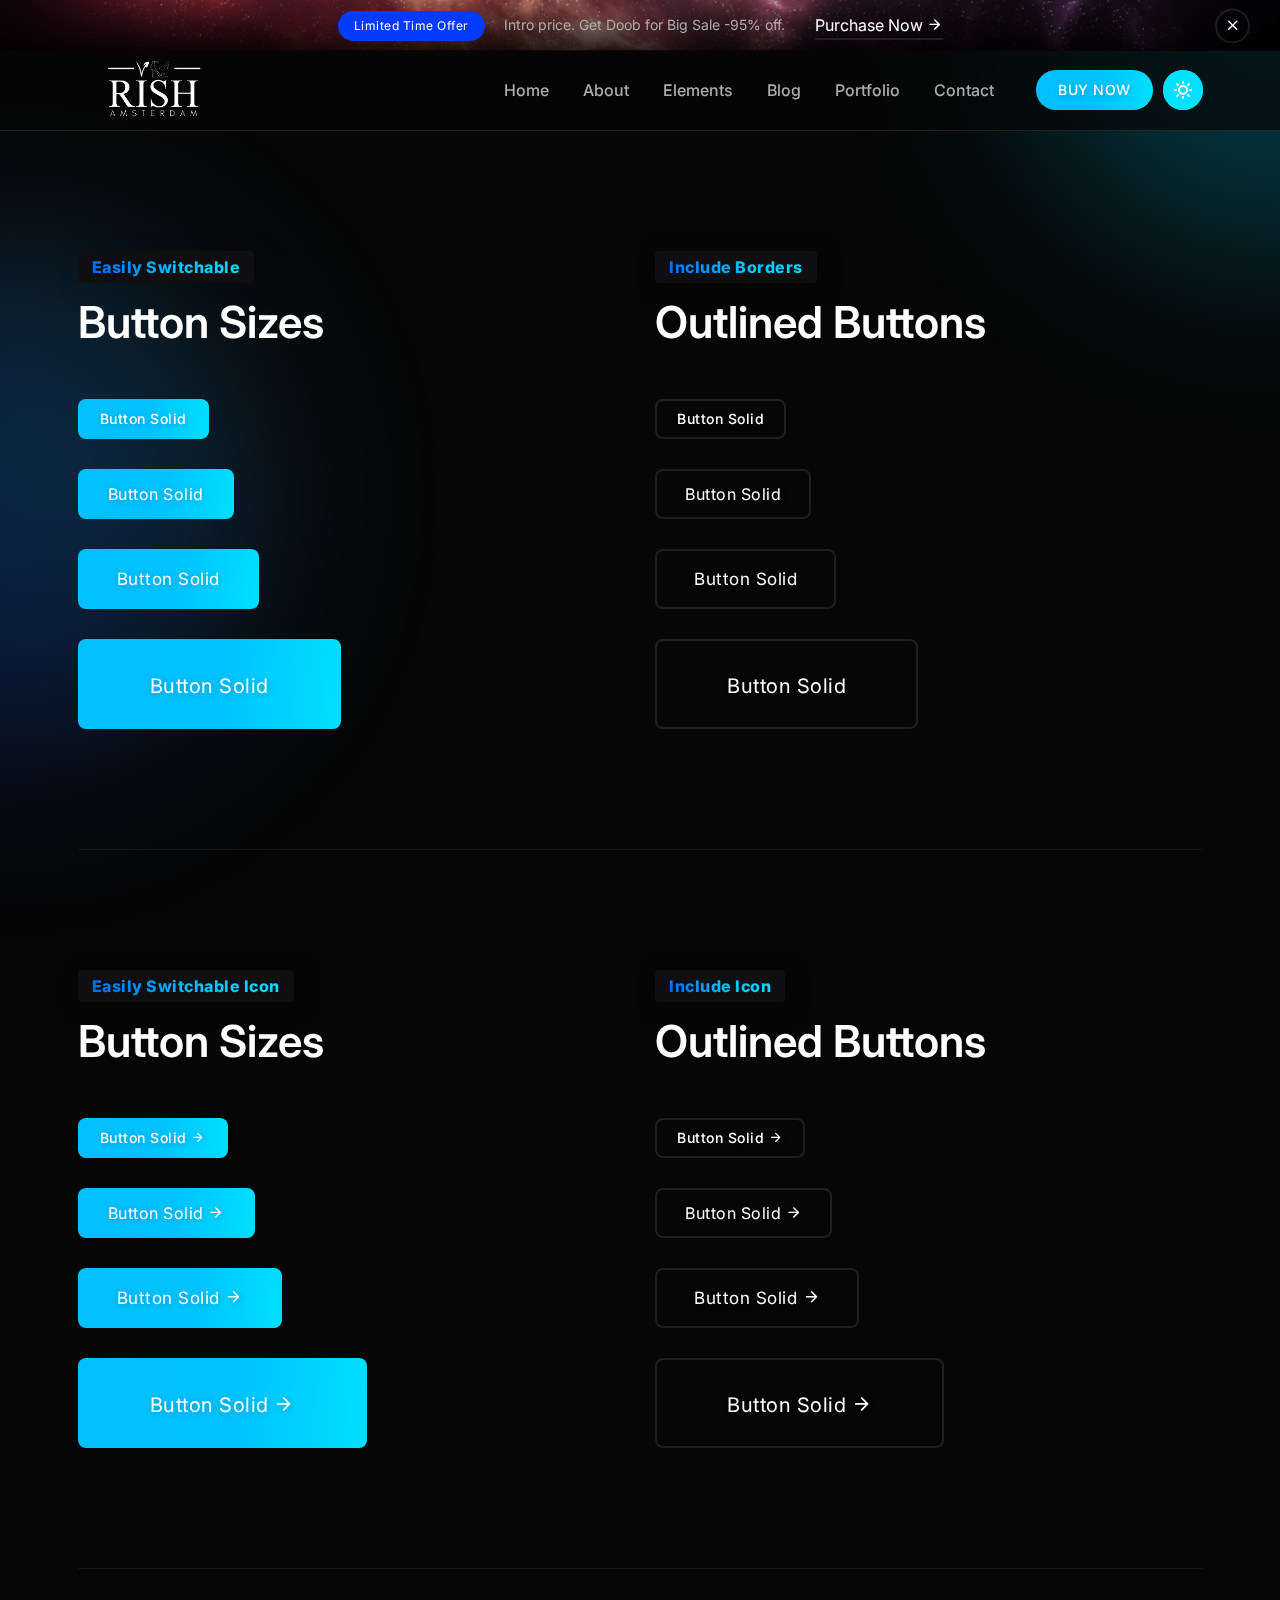
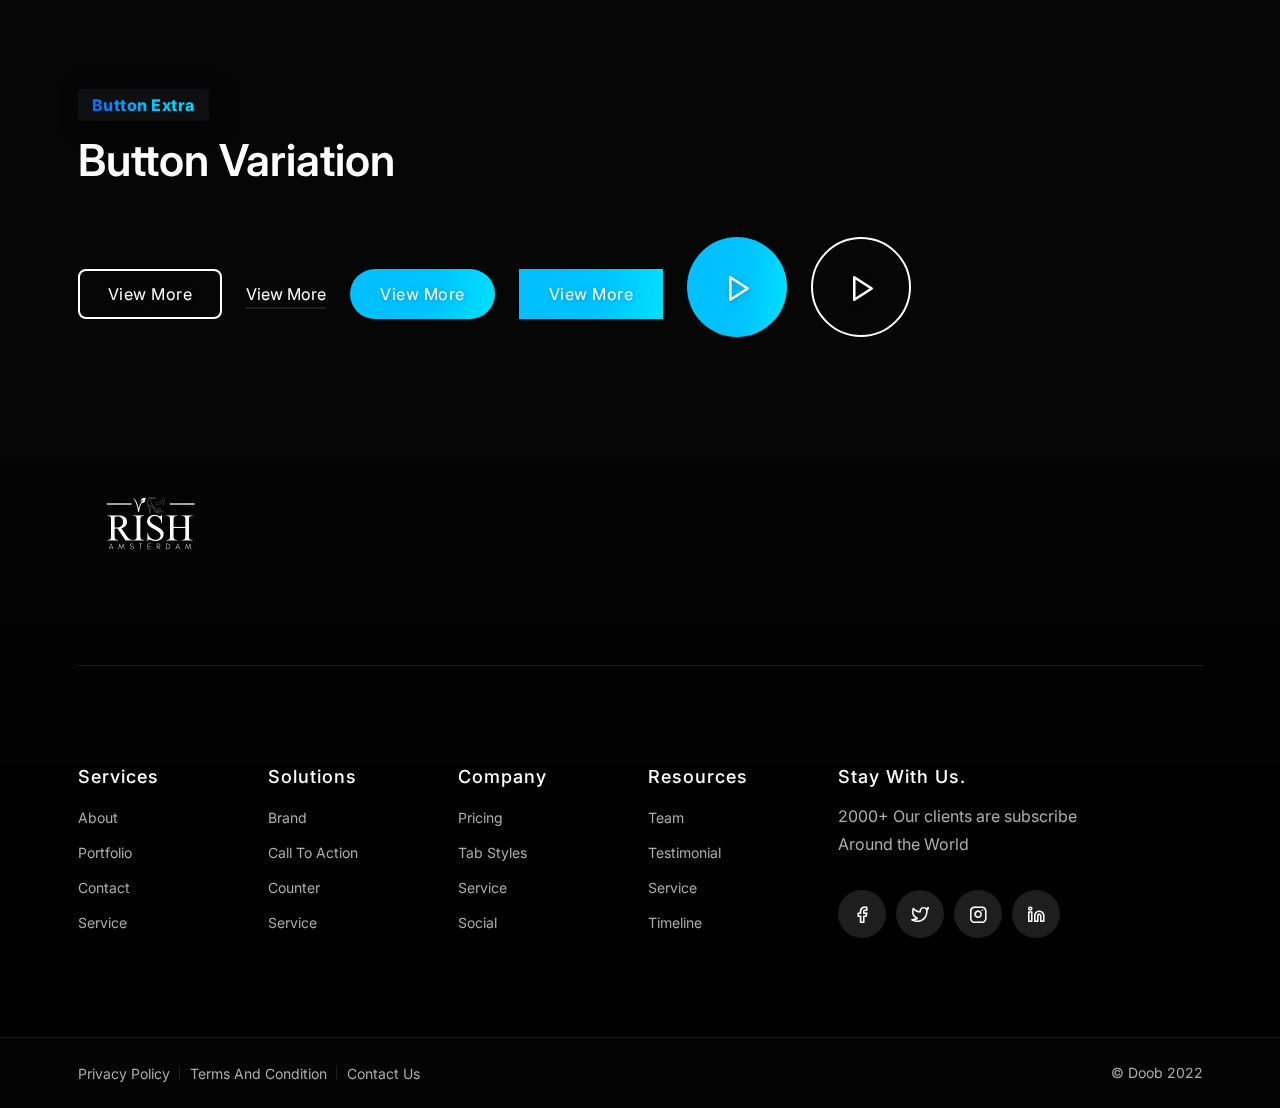
<file: button.html>
<!DOCTYPE html>
<html lang="en">

<head>
    <meta charset="UTF-8">
    <meta name="viewport" content="width=device-width, initial-scale=1.0">
    <meta name="theme-style-mode" content="1"> <!-- 0 == light, 1 == dark -->

    <title>Button || Doob Business and Consulting Bootstrap5 Template</title>
    <!-- Favicon -->
    <link rel="shortcut icon" type="image/x-icon" href="assets/images/favicon.png">
    <!-- CSS ============================================ -->
    <link rel="stylesheet" href="assets/css/vendor/bootstrap.min.css">
    <link rel="stylesheet" href="assets/css/plugins/animation.css">
    <link rel="stylesheet" href="assets/css/plugins/feature.css">
    <link rel="stylesheet" href="assets/css/plugins/magnify.min.css">
    <link rel="stylesheet" href="assets/css/plugins/slick.css">
    <link rel="stylesheet" href="assets/css/plugins/slick-theme.css">
    <link rel="stylesheet" href="assets/css/plugins/lightbox.css">
    <link rel="stylesheet" href="assets/css/style.css">
</head>

<body>
    <main class="page-wrapper">
        <!-- Start Header Top Area  -->
        <div class="header-top-news bg-image1">
            <div class="wrapper">
                <div class="container">
                    <div class="row">
                        <div class="col-lg-12">
                            <div class="inner">
                                <div class="content">
                                    <span class="rainbow-badge">Limited Time Offer</span>
                                    <span class="news-text">Intro price. Get Doob for Big Sale -95% off.</span>
                                </div>
                                <div class="right-button">
                                    <a class="btn-read-more" href="https://themeforest.net/checkout/from_item/34133466?license=regular">
                                        <span>Purchase Now <i class="feather-arrow-right"></i></span>
                                    </a>
                                </div>
                            </div>
                        </div>
                    </div>
                </div>
            </div>
            <div class="icon-close">
                <button class="close-button bgsection-activation">
                    <i class="feather-x"></i>
                </button>
            </div>
        </div>
        <!-- End Header Top Area  -->
        <!-- Start Header Area  -->
        <header class="rainbow-header header-default header-not-transparent header-sticky">
            <div class="container position-relative">
                <div class="row align-items-center row--0">
                    <div class="col-lg-3 col-md-6 col-4">
                        <div class="logo">
                            <a href="index.html">
                                <img class="logo-light" src="assets/images/logo/logo.png" alt="Corporate Logo">
                                <img class="logo-dark" src="assets/images/logo/logo-dark.png" alt="Corporate Logo">
                            </a>
                        </div>
                    </div>
                    <div class="col-lg-9 col-md-6 col-8 position-static">
                        <div class="header-right">

                            <nav class="mainmenu-nav d-none d-lg-block">
                                <ul class="mainmenu">
                                    <li class="with-megamenu has-menu-child-item position-relative"><a href="#">Home</a>
                                        <div class="rainbow-megamenu with-mega-item-2">
                                            <div class="wrapper">
                                                <div class="row row--0">
                                                    <div class="col-lg-6 single-mega-item">
                                                        <ul class="mega-menu-item">
                                                            <li><a href="index-landing.html">Sass Landing <span class="rainbow-badge-card">New</span></a></li>
                                                            <li><a href="index-application.html">Application <span class="rainbow-badge-card">New</span></a></li>
                                                            <li><a href="index-collaborate.html">Collaborate <span class="rainbow-badge-card">New</span></a></li>
                                                            <li><a href="index-business-consulting.html">Business Consulting</a></li>
                                                            <li><a href="index-business-consulting-2.html">Business Consulting 02</a></li>
                                                            <li><a href="index-magazine.html">Magazine <span class="rainbow-badge-card">New</span></a></li>
                                                            <li><a href="index-corporate.html">Corporate</a></li>
                                                            <li><a href="index-business.html">Business</a></li>
                                                            <li><a href="index-digital-agency.html">Digital Agency</a></li>
                                                            <li><a href="index-finance.html">Finance</a></li>
                                                            <li><a href="index-company.html">Company</a></li>
                                                            <li><a href="index-marketing-agency.html">Marketing Agency</a></li>
                                                        </ul>
                                                    </div>
                                                    <div class="col-lg-6 single-mega-item">
                                                        <ul class="mega-menu-item">
                                                            <li><a href="index-travel-agency.html">Travel Agency</a></li>
                                                            <li><a href="index-consulting.html">Consulting</a></li>
                                                            <li><a href="index-seo-agency.html">SEO Agency</a></li>
                                                            <li><a href="index-personal-portfolio.html">Personal Portfolio</a></li>
                                                            <li><a href="index-event-conference.html">Event Conference</a></li>
                                                            <li><a href="index-creative-portfolio.html">Creative Portfolio</a></li>
                                                            <li><a href="index-freelancer.html">Freelancer</a></li>
                                                            <li><a href="index-international-consulting.html">International Consulting</a></li>
                                                            <li><a href="index-startup.html">Startup</a></li>
                                                            <li><a href="index-web-agency.html">Web Agency</a></li>
                                                            <li><a href="index-corporate-one-page.html">Corporate One Page <span class="rainbow-badge-card">New</span></a></li>
                                                            <li><a href="index-photographer.html">Photographer <span class="rainbow-badge-card">New</span></a></li>
                                                        </ul>
                                                    </div>
                                                </div>
                                            </div>
                                        </div>
                                    </li>
                                    <li><a href="about.html">About</a></li>
                                    <li class="with-megamenu has-menu-child-item"><a href="#">Elements</a>
                                        <div class="rainbow-megamenu">
                                            <div class="wrapper">
                                                <div class="row row--0">
                                                    <div class="col-lg-3 single-mega-item">
                                                        <ul class="mega-menu-item">
                                                            <li><a href="button.html">Button</a></li>
                                                            <li><a href="service.html">Service</a></li>
                                                            <li><a href="counter.html">Counter</a></li>
                                                            <li><a href="progressbar.html">Progressbar</a></li>
                                                            <li><a href="accordion.html">Accordion</a></li>
                                                            <li><a href="social-share.html">Social Share</a></li>
                                                            <li><a href="blog-grid.html">Blog Grid</a></li>
                                                        </ul>
                                                    </div>
                                                    <div class="col-lg-3 single-mega-item">
                                                        <ul class="mega-menu-item">
                                                            <li><a href="team.html">Team</a></li>
                                                            <li><a href="portfolio.html">Portfolio</a></li>
                                                            <li><a href="testimonial.html">Testimonial</a></li>
                                                            <li><a href="timeline.html">Timeline</a></li>
                                                            <li><a href="tab.html">Tab</a></li>
                                                            <li><a href="pricing.html">Pricing</a></li>
                                                            <li><a href="split.html">Split Section</a></li>
                                                        </ul>
                                                    </div>
                                                    <div class="col-lg-3 single-mega-item">
                                                        <ul class="mega-menu-item">
                                                            <li><a href="call-to-action.html">Call To Action</a></li>
                                                            <li><a href="video.html">Video</a></li>
                                                            <li><a href="gallery.html">Gallery</a></li>
                                                            <li><a href="contact.html">Contact</a></li>
                                                            <li><a href="brand.html">Brand</a></li>
                                                            <li><a href="portfolio.html">Portfolio</a></li>
                                                            <li><a href="error.html">404</a></li>
                                                        </ul>
                                                    </div>
                                                    <div class="col-lg-3 single-mega-item">
                                                        <ul class="mega-menu-item">
                                                            <li><a href="advance-tab.html">Advance Tab <span
                                        class="rainbow-badge-card">Hot</span></a></li>
                                                            <li><a href="brand-carouse.html">Brand Carousel <span
                                        class="rainbow-badge-card">New</span></a></li>
                                                            <li><a href="advance-pricing.html">Advance Pricing <span
                                        class="rainbow-badge-card">Hot</span></a></li>
                                                            <li><a href="portfolio-details.html">Portfolio Details</a></li>
                                                            <li><a href="blog-details.html">Blog Details</a></li>
                                                            <li><a href="privacy-policy.html">Privacy Policy <span
                                class="rainbow-badge-card">New</span></a></li>
                                                            <li><a href="login.html">Profile <span
                                class="rainbow-badge-card">New</span></a></li>
                                                        </ul>
                                                    </div>
                                                </div>
                                            </div>
                                        </div>
                                    </li>

                                    <li class="has-droupdown has-menu-child-item"><a href="#">Blog</a>
                                        <ul class="submenu">
                                            <li><a href="blog-grid.html">Blog Grid</a></li>
                                            <li><a href="blog-grid-sidebar.html">Blog Grid Sidebar</a></li>
                                            <li><a href="blog-list-view.html">Blog List View</a></li>
                                            <li><a href="blog-list-sidebar.html">Blog List View Sidebar</a></li>
                                            <li><a href="blog-details.html">Blog Details</a></li>
                                        </ul>
                                    </li>

                                    <li class="has-droupdown has-menu-child-item"><a href="#">Portfolio</a>
                                        <ul class="submenu">
                                            <li><a href="portfolio.html">Portfolio Default</a></li>
                                            <li><a href="portfolio-three-column.html">Portfolio Three Column</a></li>
                                            <li><a href="portfolio-full-width.html">Portfolio Full Width</a></li>
                                            <li><a href="portfolio-grid-layout.html">Portfolio Grid Layout</a></li>
                                            <li><a href="portfolio-box-layout.html">Portfolio Box Layout</a></li>
                                            <li><a href="portfolio-details.html">Portfolio Details</a></li>
                                        </ul>
                                    </li>
                                    <li><a href="contact.html">Contact</a></li>
                                </ul>







                            </nav>

                            <!-- Start Header Btn  -->
                            <div class="header-btn">
                                <a class="btn-default btn-small round" target="_blank" href="https://themeforest.net/checkout/from_item/34133466?license=regular">BUY NOW</a>
                            </div>
                            <!-- End Header Btn  -->

                            <!-- Start Mobile-Menu-Bar -->
                            <div class="mobile-menu-bar ml--5 d-block d-lg-none">
                                <div class="hamberger">
                                    <button class="hamberger-button">
                                        <i class="feather-menu"></i>
                                    </button>
                                </div>
                            </div>
                            <!-- Start Mobile-Menu-Bar -->

                            <div id="my_switcher" class="my_switcher">
                                <ul>
                                    <li>
                                        <a href="javascript: void(0);" data-theme="light" class="setColor light">
                                            <img class="sun-image" src="assets/images/icons/sun-01.svg" alt="Sun images">
                                        </a>
                                    </li>
                                    <li>
                                        <a href="javascript: void(0);" data-theme="dark" class="setColor dark">
                                            <img class="Victor Image" src="assets/images/icons/vector.svg" alt="Vector Images">
                                        </a>
                                    </li>
                                </ul>
                            </div>

                        </div>
                    </div>
                </div>
            </div>
        </header>
        <!-- End Header Area  -->
        <div class="popup-mobile-menu">
            <div class="inner">
                <div class="header-top">
                    <div class="logo">
                        <a href="index.html">
                            <img class="logo-light" src="assets/images/logo/logo.png" alt="Corporate Logo">
                            <img class="logo-dark" src="assets/images/logo/logo-dark.png" alt="Corporate Logo">
                        </a>
                    </div>
                    <div class="close-menu">
                        <button class="close-button">
                            <i class="feather-x"></i>
                        </button>
                    </div>
                </div>
                <ul class="mainmenu">
                    <li class="with-megamenu has-menu-child-item position-relative"><a href="#">Home</a>
                        <div class="rainbow-megamenu with-mega-item-2">
                            <div class="wrapper">
                                <div class="row row--0">
                                    <div class="col-lg-6 single-mega-item">
                                        <ul class="mega-menu-item">
                                            <li><a href="index-landing.html">Sass Landing <span class="rainbow-badge-card">New</span></a></li>
                                            <li><a href="index-application.html">Application <span class="rainbow-badge-card">New</span></a></li>
                                            <li><a href="index-collaborate.html">Collaborate <span class="rainbow-badge-card">New</span></a></li>
                                            <li><a href="index-business-consulting.html">Business Consulting</a></li>
                                            <li><a href="index-business-consulting-2.html">Business Consulting 02</a></li>
                                            <li><a href="index-magazine.html">Magazine <span class="rainbow-badge-card">New</span></a></li>
                                            <li><a href="index-corporate.html">Corporate</a></li>
                                            <li><a href="index-business.html">Business</a></li>
                                            <li><a href="index-digital-agency.html">Digital Agency</a></li>
                                            <li><a href="index-finance.html">Finance</a></li>
                                            <li><a href="index-company.html">Company</a></li>
                                            <li><a href="index-marketing-agency.html">Marketing Agency</a></li>
                                        </ul>
                                    </div>
                                    <div class="col-lg-6 single-mega-item">
                                        <ul class="mega-menu-item">
                                            <li><a href="index-travel-agency.html">Travel Agency</a></li>
                                            <li><a href="index-consulting.html">Consulting</a></li>
                                            <li><a href="index-seo-agency.html">SEO Agency</a></li>
                                            <li><a href="index-personal-portfolio.html">Personal Portfolio</a></li>
                                            <li><a href="index-event-conference.html">Event Conference</a></li>
                                            <li><a href="index-creative-portfolio.html">Creative Portfolio</a></li>
                                            <li><a href="index-freelancer.html">Freelancer</a></li>
                                            <li><a href="index-international-consulting.html">International Consulting</a></li>
                                            <li><a href="index-startup.html">Startup</a></li>
                                            <li><a href="index-web-agency.html">Web Agency</a></li>
                                            <li><a href="index-corporate-one-page.html">Corporate One Page <span class="rainbow-badge-card">New</span></a></li>
                                            <li><a href="index-photographer.html">Photographer <span class="rainbow-badge-card">New</span></a></li>
                                        </ul>
                                    </div>
                                </div>
                            </div>
                        </div>
                    </li>
                    <li><a href="about.html">About</a></li>
                    <li class="with-megamenu has-menu-child-item"><a href="#">Elements</a>
                        <div class="rainbow-megamenu">
                            <div class="wrapper">
                                <div class="row row--0">
                                    <div class="col-lg-3 single-mega-item">
                                        <ul class="mega-menu-item">
                                            <li><a href="button.html">Button</a></li>
                                            <li><a href="service.html">Service</a></li>
                                            <li><a href="counter.html">Counter</a></li>
                                            <li><a href="progressbar.html">Progressbar</a></li>
                                            <li><a href="accordion.html">Accordion</a></li>
                                            <li><a href="social-share.html">Social Share</a></li>
                                            <li><a href="blog-grid.html">Blog Grid</a></li>
                                        </ul>
                                    </div>
                                    <div class="col-lg-3 single-mega-item">
                                        <ul class="mega-menu-item">
                                            <li><a href="team.html">Team</a></li>
                                            <li><a href="portfolio.html">Portfolio</a></li>
                                            <li><a href="testimonial.html">Testimonial</a></li>
                                            <li><a href="timeline.html">Timeline</a></li>
                                            <li><a href="tab.html">Tab</a></li>
                                            <li><a href="pricing.html">Pricing</a></li>
                                            <li><a href="split.html">Split Section</a></li>
                                        </ul>
                                    </div>
                                    <div class="col-lg-3 single-mega-item">
                                        <ul class="mega-menu-item">
                                            <li><a href="call-to-action.html">Call To Action</a></li>
                                            <li><a href="video.html">Video</a></li>
                                            <li><a href="gallery.html">Gallery</a></li>
                                            <li><a href="contact.html">Contact</a></li>
                                            <li><a href="brand.html">Brand</a></li>
                                            <li><a href="portfolio.html">Portfolio</a></li>
                                            <li><a href="error.html">404</a></li>
                                        </ul>
                                    </div>
                                    <div class="col-lg-3 single-mega-item">
                                        <ul class="mega-menu-item">
                                            <li><a href="advance-tab.html">Advance Tab <span
                                        class="rainbow-badge-card">Hot</span></a></li>
                                            <li><a href="brand-carouse.html">Brand Carousel <span
                                        class="rainbow-badge-card">New</span></a></li>
                                            <li><a href="advance-pricing.html">Advance Pricing <span
                                        class="rainbow-badge-card">Hot</span></a></li>
                                            <li><a href="portfolio-details.html">Portfolio Details</a></li>
                                            <li><a href="blog-details.html">Blog Details</a></li>
                                            <li><a href="privacy-policy.html">Privacy Policy <span
                                class="rainbow-badge-card">New</span></a></li>
                                            <li><a href="login.html">Profile <span
                                class="rainbow-badge-card">New</span></a></li>
                                        </ul>
                                    </div>
                                </div>
                            </div>
                        </div>
                    </li>

                    <li class="has-droupdown has-menu-child-item"><a href="#">Blog</a>
                        <ul class="submenu">
                            <li><a href="blog-grid.html">Blog Grid</a></li>
                            <li><a href="blog-grid-sidebar.html">Blog Grid Sidebar</a></li>
                            <li><a href="blog-list-view.html">Blog List View</a></li>
                            <li><a href="blog-list-sidebar.html">Blog List View Sidebar</a></li>
                            <li><a href="blog-details.html">Blog Details</a></li>
                        </ul>
                    </li>

                    <li class="has-droupdown has-menu-child-item"><a href="#">Portfolio</a>
                        <ul class="submenu">
                            <li><a href="portfolio.html">Portfolio Default</a></li>
                            <li><a href="portfolio-three-column.html">Portfolio Three Column</a></li>
                            <li><a href="portfolio-full-width.html">Portfolio Full Width</a></li>
                            <li><a href="portfolio-grid-layout.html">Portfolio Grid Layout</a></li>
                            <li><a href="portfolio-box-layout.html">Portfolio Box Layout</a></li>
                            <li><a href="portfolio-details.html">Portfolio Details</a></li>
                        </ul>
                    </li>
                    <li><a href="contact.html">Contact</a></li>
                </ul>







            </div>
        </div>

        <!-- Start Theme Style  -->
        <div>
            <div class="rainbow-gradient-circle"></div>
            <div class="rainbow-gradient-circle theme-pink"></div>
        </div>
        <!-- End Theme Style  -->



        <!-- Start Button Area  -->
        <div class="main-content">
            <!-- Start Button-1 Area  -->
            <div class="rainbow-button-area rainbow-section-gap">
                <div class="container">
                    <div class="row row--30">
                        <div class="col-lg-6 col-md-6 col-12">
                            <div class="section-title mb--50">
                                <h4 class="subtitle">
                                    <span class="theme-gradient">Easily switchable</span>
                                </h4>
                                <h2 class="title w-600">Button Sizes</h2>
                            </div>
                            <div class="button-group">
                                <a class="btn-default btn-small" href="#">Button Solid</a>
                            </div>
                            <div class="button-group mt--20">
                                <a class="btn-default" href="#">Button Solid</a>
                            </div>
                            <div class="button-group mt--20">
                                <a class="btn-default btn-large" href="#">Button Solid
                                </a>
                            </div>
                            <div class="button-group mt--20">
                                <a class="btn-default btn-extra-large" href="#">Button Solid</a>
                            </div>
                        </div>
                        <div class="col-lg-6 col-md-6 col-12 mt_sm--40">
                            <div class="section-title mb--50">
                                <h4 class="subtitle">
                                    <span class="theme-gradient">Include Borders</span>
                                </h4>
                                <h2 class="title w-600">Outlined Buttons</h2>
                            </div>

                            <div class="button-group">
                                <a class="btn-default btn-small btn-border" href="#">Button Solid</a>
                            </div>
                            <div class="button-group mt--20">
                                <a class="btn-default btn-border" href="#">Button Solid</a>
                            </div>
                            <div class="button-group mt--20">
                                <a class="btn-default btn-large btn-border" href="#">Button Solid
                                </a>
                            </div>
                            <div class="button-group mt--20">
                                <a class="btn-default btn-extra-large btn-border" href="#">Button Solid</a>
                            </div>
                        </div>
                    </div>
                </div>
            </div>
            <!-- End Button-1 Area  -->


            <!-- Start Seperator Area  -->
            <div class="rbt-separator-mid">
                <div class="container">
                    <hr class="rbt-separator m-0">
                </div>
            </div>
            <!-- End Seperator Area  -->

            <!-- Start Button Icons Area  -->
            <div class="rainbow-button-area rainbow-section-gap">
                <div class="container">
                    <div class="row row--30">
                        <div class="col-lg-6 col-md-6 col-12">
                            <div class="section-title mb--50">
                                <h4 class="subtitle">
                                    <span class="theme-gradient">Easily switchable icon</span>
                                </h4>
                                <h2 class="title w-600">Button Sizes</h2>
                            </div>

                            <div class="button-group">
                                <a class="btn-default btn-small" href="#">Button Solid
                                    <i class="feather-arrow-right"></i>
                                </a>
                            </div>
                            <div class="button-group mt--20">
                                <a class="btn-default" href="#">Button Solid
                                    <i class="feather-arrow-right"></i>
                                </a>
                            </div>
                            <div class="button-group mt--20">
                                <a class="btn-default btn-large" href="#">Button Solid
                                    <i class="feather-arrow-right"></i>
                                </a>
                            </div>
                            <div class="button-group mt--20">
                                <a class="btn-default btn-extra-large" href="#">Button Solid
                                    <i class="feather-arrow-right"></i>
                                </a>
                            </div>
                        </div>
                        <div class="col-lg-6 col-md-6 col-12 mt_sm--40">
                            <div class="section-title mb--50">
                                <h4 class="subtitle">
                                    <span class="theme-gradient">Include Icon</span>
                                </h4>
                                <h2 class="title w-600">Outlined Buttons</h2>
                            </div>

                            <div class="button-group">
                                <a class="btn-default btn-small btn-border" href="#">Button Solid
                                    <i class="feather-arrow-right"></i>
                                </a>
                            </div>
                            <div class="button-group mt--20">
                                <a class="btn-default btn-border" href="#">Button Solid
                                    <i class="feather-arrow-right"></i>
                                </a>
                            </div>
                            <div class="button-group mt--20">
                                <a class="btn-default btn-large btn-border" href="#">Button Solid
                                    <i class="feather-arrow-right"></i>
                                </a>
                            </div>
                            <div class="button-group mt--20">
                                <a class="btn-default btn-extra-large btn-border" href="#">Button Solid
                                    <i class="feather-arrow-right"></i>
                                </a>
                            </div>
                        </div>
                    </div>
                </div>
            </div>
            <!-- End Button Icons Area  -->

            <!-- Start Seperator Area  -->
            <div class="rbt-separator-mid">
                <div class="container">
                    <hr class="rbt-separator m-0">
                </div>
            </div>
            <!-- End Seperator Area  -->

            <!-- Start Button Variation Area  -->
            <div class="rainbow-button-area rainbow-section-gap">
                <div class="container">
                    <div class="row">
                        <div class="col-lg-12">
                            <div class="section-title text-left mb--50">
                                <h4 class="subtitle">
                                    <span class="theme-gradient">Button Extra</span>
                                </h4>
                                <h2 class="title w-600">Button Variation</h2>
                            </div>
                            <div class="button-group">
                                <a class="btn-default text-underline" href="#">
                                    <span>View More</span>
                                </a>
                                <a class="btn-read-more" href="#"><span>View More</span></a>
                                <a class="btn-default round" href="#">
                                    <span>View More</span>
                                </a>
                                <a class="btn-default square" href="#">
                                    <span>View More</span>
                                </a>
                                <a class="btn-default rounded-player popup-video" href="https://www.youtube.com/watch?v=tj9-MGHCs38">
                                    <span><i class="feather-play"></i></span>
                                </a>
                                <a class="btn-default rounded-player popup-video border" href="https://www.youtube.com/watch?v=tj9-MGHCs38">
                                    <span><i class="feather-play"></i></span>
                                </a>
                            </div>
                        </div>
                    </div>
                </div>
            </div>
            <!-- End Button Variation Area  -->
        </div>

        <!-- End Button Area  -->
        <!-- Start Footer Area  -->
        <footer class="rainbow-footer footer-style-default variation-two">
            <div class="rainbow-callto-action clltoaction-style-default style-7">
                <div class="container">
                    <div class="row row--0 align-items-center content-wrapper">
                        <div class="col-lg-8 col-md-8">
                            <div class="inner">
                                <div class="content text-left">
                                    <div class="logo">
                                        <a href="index.html">
                                            <img class="logo-light" src="assets/images/logo/logo.png" alt="Corporate Logo">
                                            <img class="logo-dark" src="assets/images/logo/logo-dark.png" alt="Corporate Logo">
                                        </a>
                                    </div>
                                    <p class="subtitle" data-sal="slide-up" data-sal-duration="400" data-sal-delay="150">If you want to create a corporate template you can purshace now
                                        our doob
                                        template.</p>
                                </div>
                            </div>
                        </div>
                        <div class="col-lg-4 col-md-4" data-sal="slide-up" data-sal-duration="400" data-sal-delay="150">
                            <div class="call-to-btn text-left mt_sm--20 text-lg-right">
                                <a class="btn-default" href="https://themeforest.net/checkout/from_item/34133466?license=regular">Purchase Doob
                                    <i class="feather-arrow-right"></i>
                                </a>
                            </div>
                        </div>
                    </div>
                </div>
            </div>
            <div class="footer-top">
                <div class="container">
                    <div class="row">
                        <div class="col-lg-2 col-md-6 col-sm-6 col-12">
                            <div class="rainbow-footer-widget">
                                <h4 class="title">Services</h4>
                                <div class="inner">
                                    <ul class="footer-link link-hover">
                                        <li><a href="about.html">About</a></li>
                                        <li><a href="portfolio.html">Portfolio</a></li>
                                        <li><a href="contact.html">Contact</a></li>
                                        <li><a href="service.html">Service</a></li>
                                    </ul>
                                </div>
                            </div>
                        </div>
                        <div class="col-lg-2 col-md-6 col-sm-6 col-12">
                            <div class="rainbow-footer-widget">
                                <div class="widget-menu-top">
                                    <h4 class="title">Solutions</h4>
                                    <div class="inner">
                                        <ul class="footer-link link-hover">
                                            <li><a href="brand.html">Brand</a></li>
                                            <li><a href="call-to-action.html">call To Action</a></li>
                                            <li><a href="counter.html">Counter</a></li>
                                            <li><a href="service.html">Service</a></li>
                                        </ul>
                                    </div>
                                </div>
                            </div>
                        </div>
                        <div class="col-lg-2 col-md-6 col-sm-6 col-12">
                            <div class="rainbow-footer-widget">
                                <h4 class="title">Company</h4>
                                <div class="inner">
                                    <ul class="footer-link link-hover">
                                        <li><a href="pricing.html">Pricing</a></li>
                                        <li><a href="tab.html">Tab Styles</a></li>
                                        <li><a href="service.html">Service</a></li>
                                        <li><a href="social-share.html">Social</a></li>
                                    </ul>
                                </div>
                            </div>
                        </div>
                        <div class="col-lg-2 col-md-6 col-sm-6 col-12">
                            <div class="rainbow-footer-widget">
                                <h4 class="title">Resources</h4>
                                <div class="inner">
                                    <ul class="footer-link link-hover">
                                        <li><a href="team.html">Team</a></li>
                                        <li><a href="testimonial.html">Testimonial</a></li>
                                        <li><a href="service.html">Service</a></li>
                                        <li><a href="timeline.html">Timeline</a></li>
                                    </ul>
                                </div>
                            </div>
                        </div>
                        <div class="col-lg-4 col-md-6 col-sm-6 col-12">
                            <div class="rainbow-footer-widget">
                                <h4 class="title">Stay With Us.</h4>
                                <div class="inner">
                                    <h6 class="subtitle">2000+ Our clients are subscribe Around the World</h6>
                                    <ul class="social-icon social-default justify-content-start">
                                        <li><a href="https://www.facebook.com/">
                                                <i class="feather-facebook"></i>
                                            </a>
                                        </li>
                                        <li><a href="https://www.twitter.com">
                                                <i class="feather-twitter"></i>
                                            </a>
                                        </li>
                                        <li><a href="https://www.instagram.com/">
                                                <i class="feather-instagram"></i>
                                            </a>
                                        </li>
                                        <li><a href="https://www.linkdin.com/">
                                                <i class="feather-linkedin"></i>
                                            </a>
                                        </li>
                                    </ul>
                                </div>
                            </div>
                        </div>
                    </div>
                </div>
            </div>
        </footer>
        <!-- End Footer Area  -->
        <!-- Start Copy Right Area  -->
        <div class="copyright-area copyright-style-one">
            <div class="container">
                <div class="row align-items-center">
                    <div class="col-lg-6 col-md-8 col-sm-12 col-12">
                        <div class="copyright-left">
                            <ul class="ft-menu link-hover">
                                <li>
                                    <a href="privacy-policy.html">Privacy Policy</a>
                                </li>
                                <li>
                                    <a href="#">Terms And Condition</a>
                                </li>
                                <li>
                                    <a href="contact.html">Contact Us</a>
                                </li>
                            </ul>
                        </div>
                    </div>
                    <div class="col-lg-6 col-md-4 col-sm-12 col-12">
                        <div class="copyright-right text-center text-lg-end">
                            <p class="copyright-text">© Doob 2022</p>
                        </div>
                    </div>
                </div>
            </div>
        </div>
        <!-- End Copy Right Area  -->

    </main>
    <!-- Start Top To Bottom Area  -->
    <div class="rainbow-back-top">
        <i class="feather-arrow-up"></i>
    </div>
    <!-- End Top To Bottom Area  -->
    <!-- JS
============================================ -->
    <script src="assets/js/vendor/modernizr.min.js"></script>
    <script src="assets/js/vendor/jquery.min.js"></script>
    <script src="assets/js/vendor/bootstrap.min.js"></script>
    <script src="assets/js/vendor/popper.min.js"></script>
    <script src="assets/js/vendor/waypoint.min.js"></script>
    <script src="assets/js/vendor/wow.min.js"></script>
    <script src="assets/js/vendor/counterup.min.js"></script>
    <script src="assets/js/vendor/feather.min.js"></script>
    <script src="assets/js/vendor/sal.min.js"></script>
    <script src="assets/js/vendor/masonry.js"></script>
    <script src="assets/js/vendor/imageloaded.js"></script>
    <script src="assets/js/vendor/magnify.min.js"></script>
    <script src="assets/js/vendor/lightbox.js"></script>
    <script src="assets/js/vendor/slick.min.js"></script>
    <script src="assets/js/vendor/easypie.js"></script>
    <script src="assets/js/vendor/text-type.js"></script>
    <script src="assets/js/vendor/jquery.style.swicher.js"></script>
    <script src="assets/js/vendor/js.cookie.js"></script>
    <script src="assets/js/vendor/jquery-one-page-nav.js"></script>
    <!-- Main JS -->
    <script src="assets/js/main.js"></script>
</body>

</html>
</file>
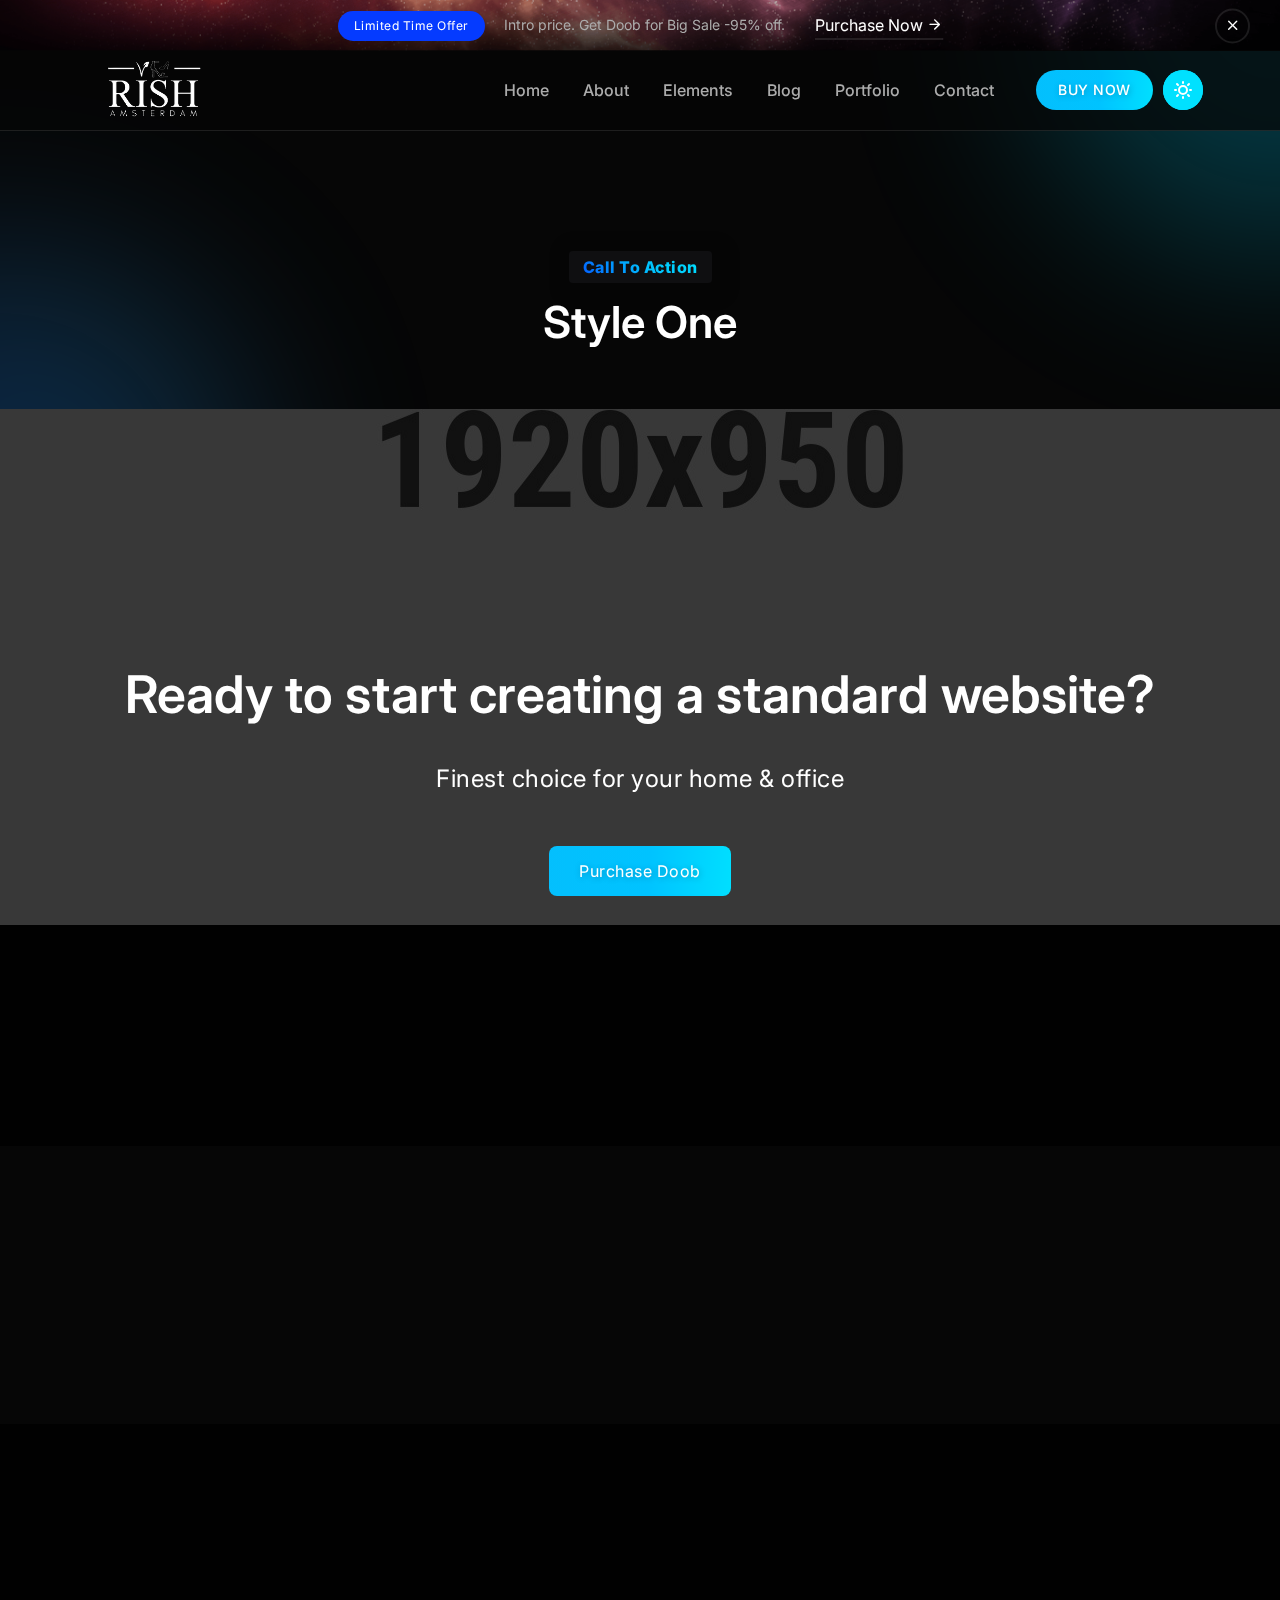
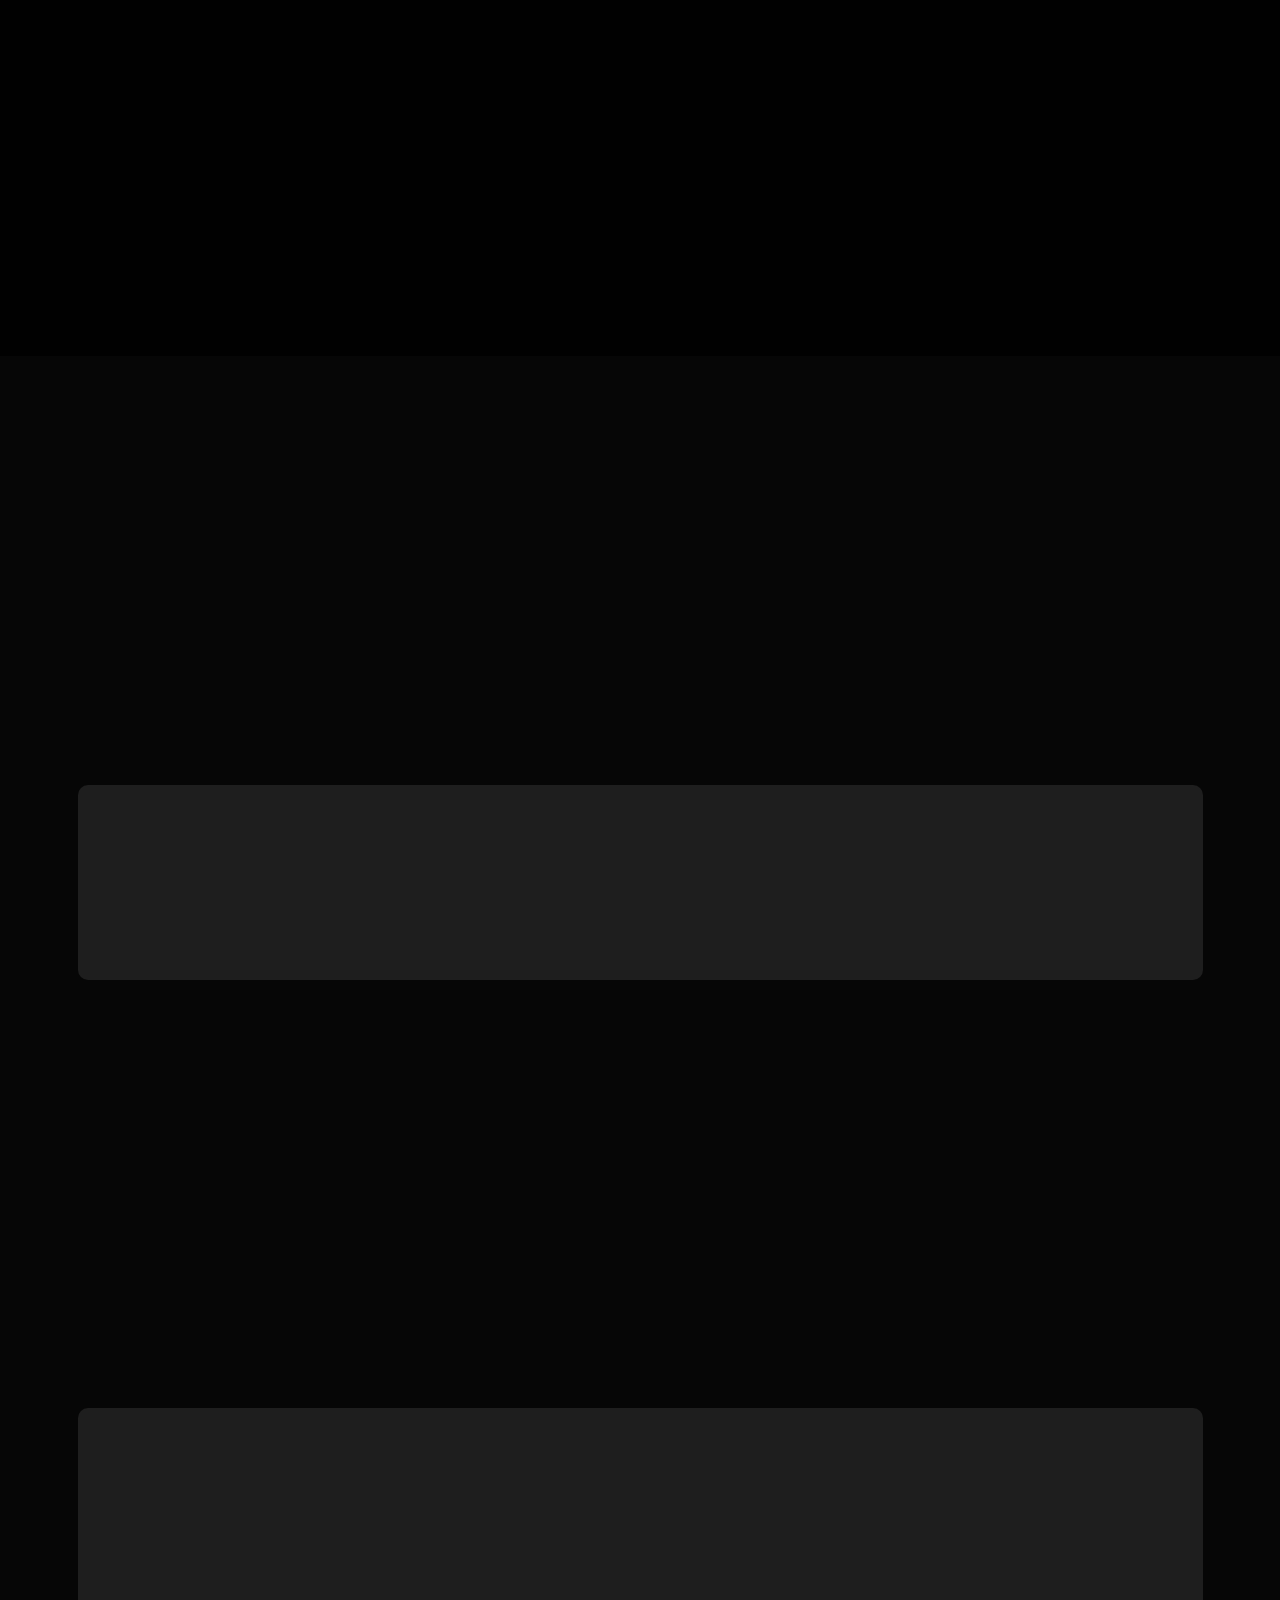
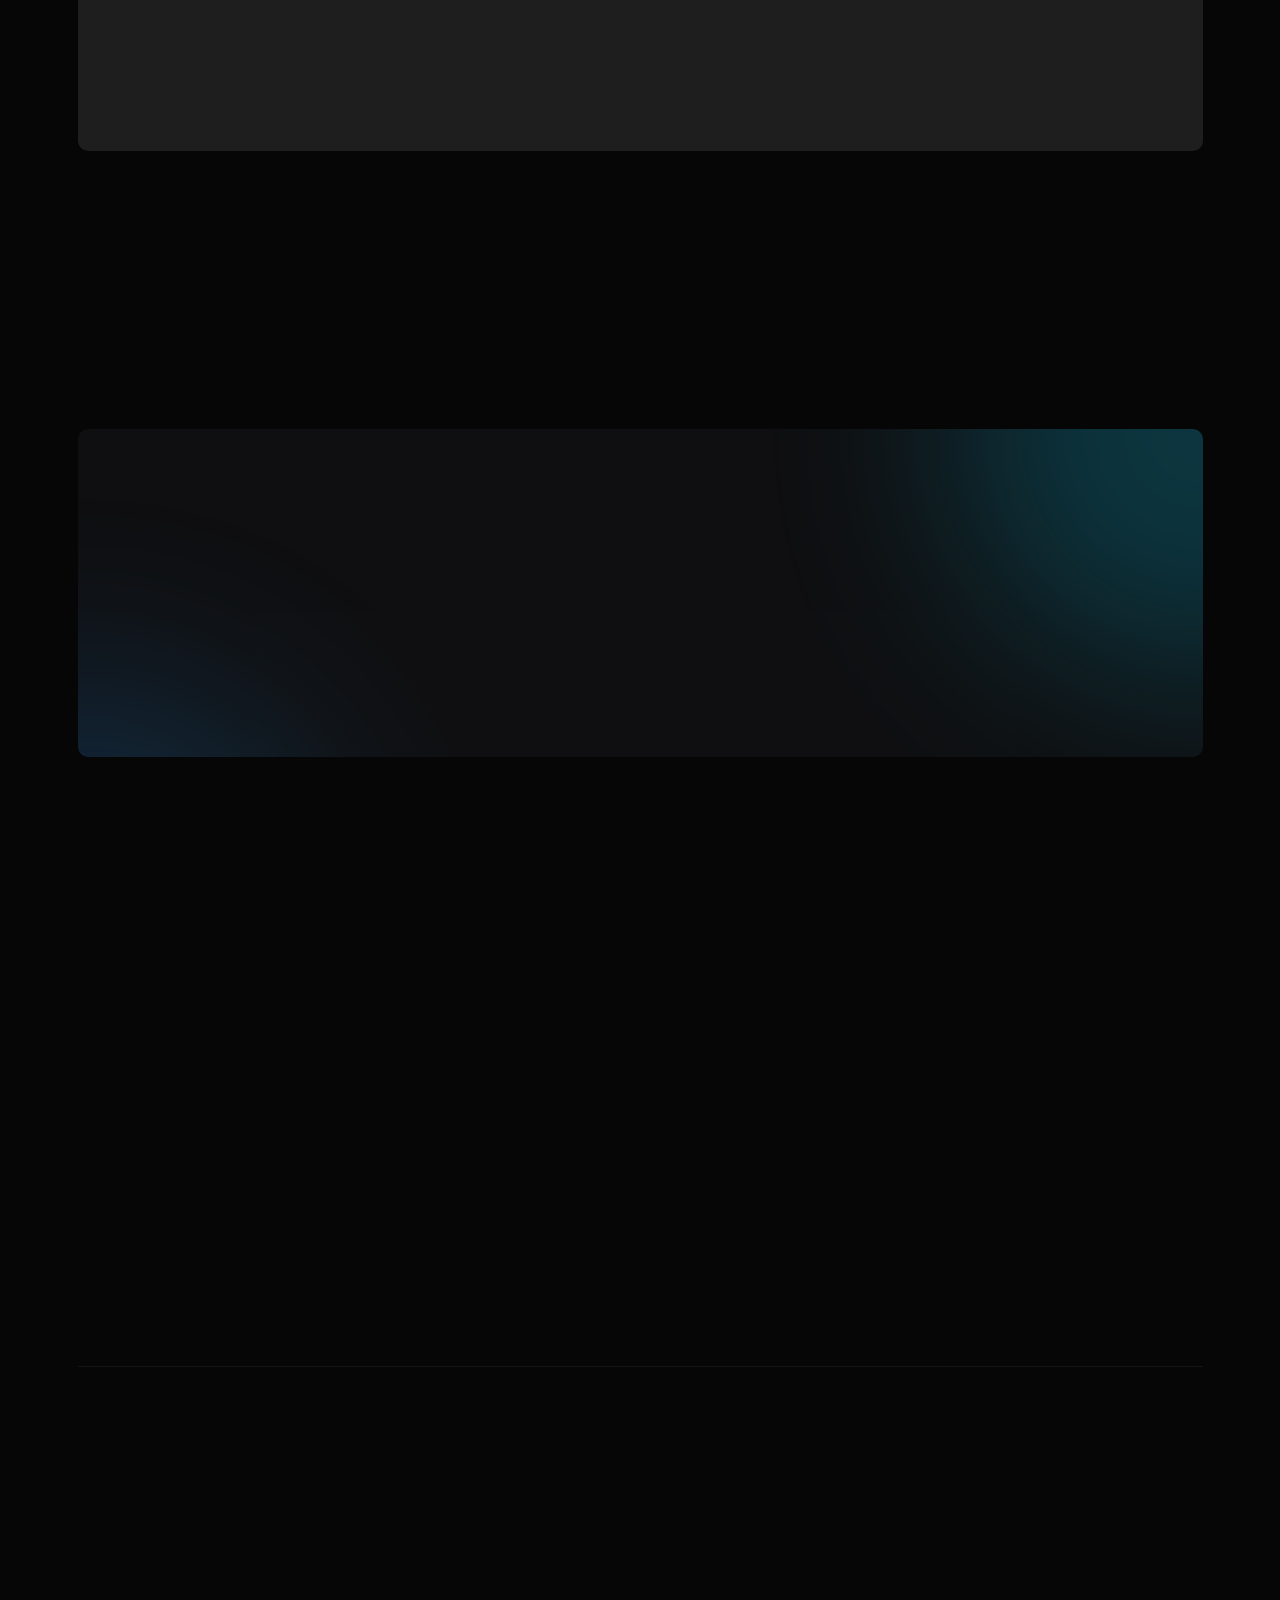
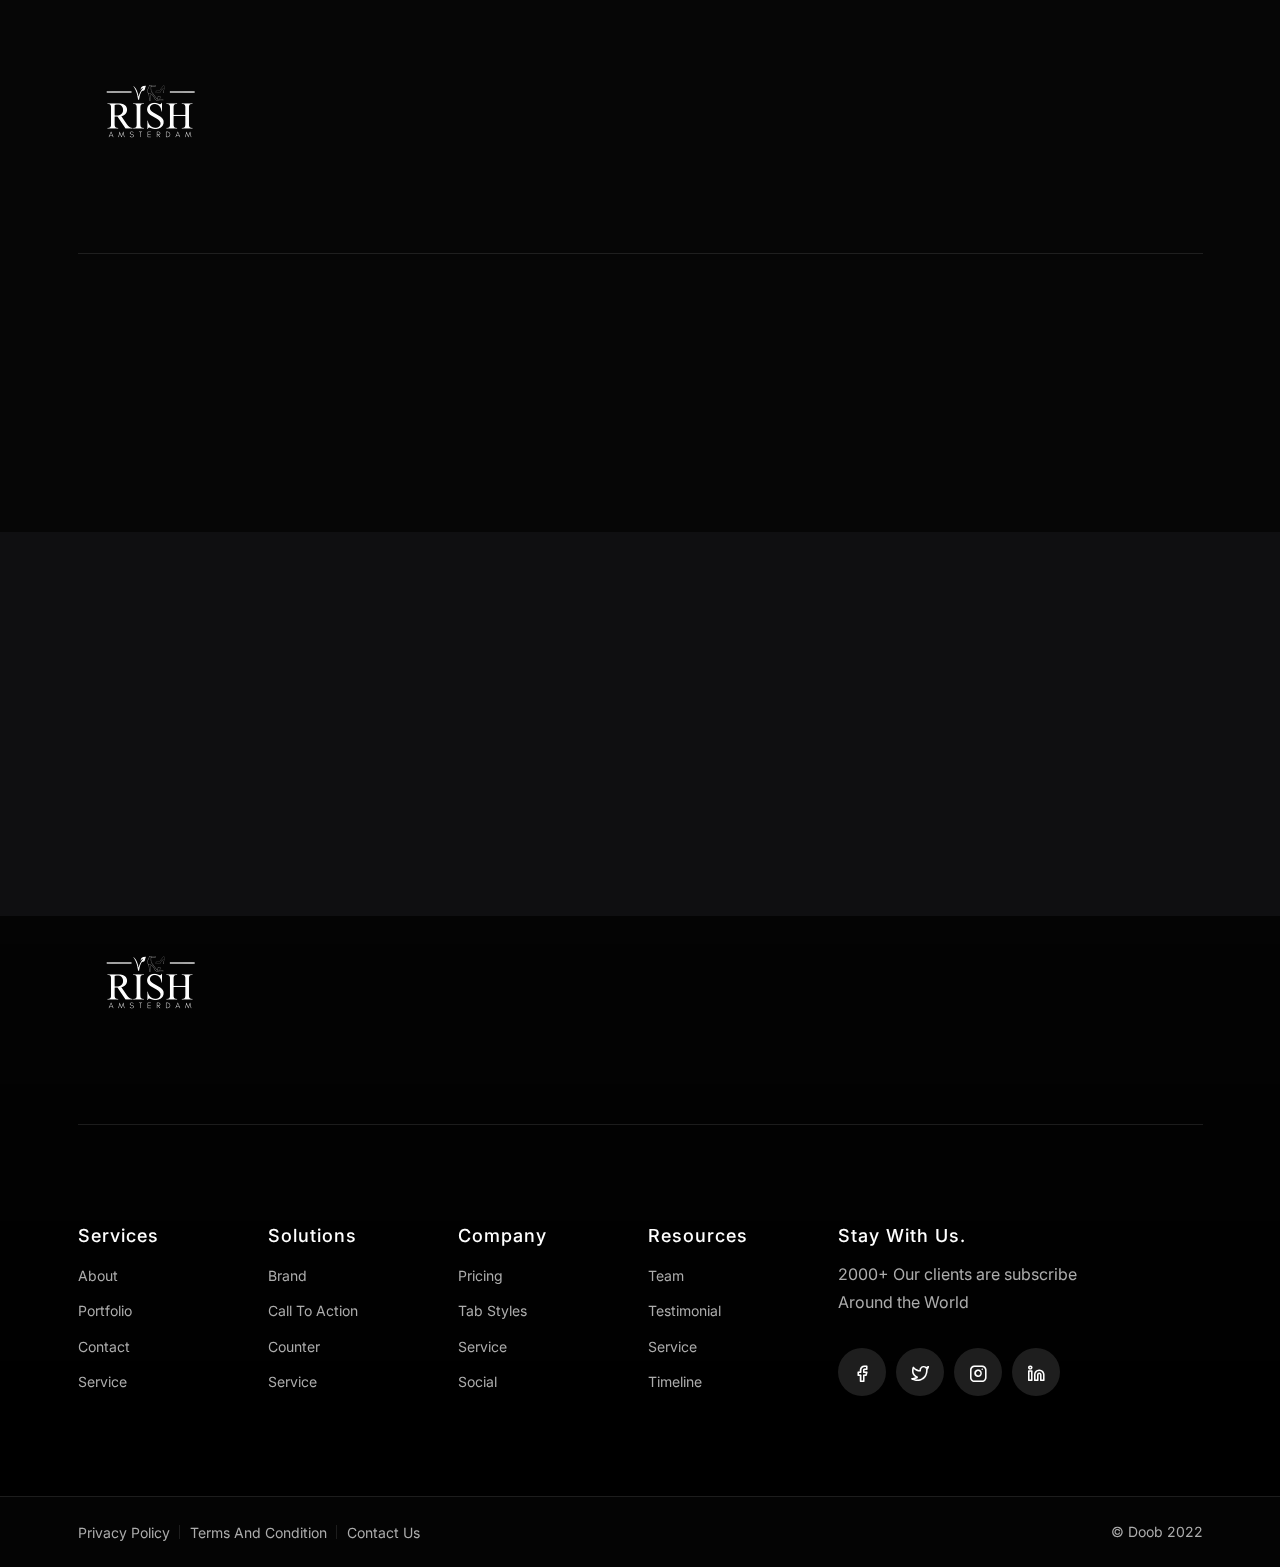
<file: call-to-action.html>
<!DOCTYPE html>
<html lang="en">

<head>
    <meta charset="UTF-8">
    <meta name="viewport" content="width=device-width, initial-scale=1.0">
    <meta name="theme-style-mode" content="1"> <!-- 0 == light, 1 == dark -->

    <title>Call To Action || Doob Business and Consulting Bootstrap5 Template</title>
    <!-- Favicon -->
    <link rel="shortcut icon" type="image/x-icon" href="assets/images/favicon.png">
    <!-- CSS ============================================ -->
    <link rel="stylesheet" href="assets/css/vendor/bootstrap.min.css">
    <link rel="stylesheet" href="assets/css/plugins/animation.css">
    <link rel="stylesheet" href="assets/css/plugins/feature.css">
    <link rel="stylesheet" href="assets/css/plugins/magnify.min.css">
    <link rel="stylesheet" href="assets/css/plugins/slick.css">
    <link rel="stylesheet" href="assets/css/plugins/slick-theme.css">
    <link rel="stylesheet" href="assets/css/plugins/lightbox.css">
    <link rel="stylesheet" href="assets/css/style.css">
</head>


<body>
    <main class="page-wrapper">
        <!-- Start Header Top Area  -->
        <div class="header-top-news bg-image1">
            <div class="wrapper">
                <div class="container">
                    <div class="row">
                        <div class="col-lg-12">
                            <div class="inner">
                                <div class="content">
                                    <span class="rainbow-badge">Limited Time Offer</span>
                                    <span class="news-text">Intro price. Get Doob for Big Sale -95% off.</span>
                                </div>
                                <div class="right-button">
                                    <a class="btn-read-more" href="https://themeforest.net/checkout/from_item/34133466?license=regular">
                                        <span>Purchase Now <i class="feather-arrow-right"></i></span>
                                    </a>
                                </div>
                            </div>
                        </div>
                    </div>
                </div>
            </div>
            <div class="icon-close">
                <button class="close-button bgsection-activation">
                    <i class="feather-x"></i>
                </button>
            </div>
        </div>
        <!-- End Header Top Area  -->
        <!-- Start Header Area  -->
        <header class="rainbow-header header-default header-not-transparent header-sticky">
            <div class="container position-relative">
                <div class="row align-items-center row--0">
                    <div class="col-lg-3 col-md-6 col-4">
                        <div class="logo">
                            <a href="index.html">
                                <img class="logo-light" src="assets/images/logo/logo.png" alt="Corporate Logo">
                                <img class="logo-dark" src="assets/images/logo/logo-dark.png" alt="Corporate Logo">
                            </a>
                        </div>
                    </div>
                    <div class="col-lg-9 col-md-6 col-8 position-static">
                        <div class="header-right">

                            <nav class="mainmenu-nav d-none d-lg-block">
                                <ul class="mainmenu">
                                    <li class="with-megamenu has-menu-child-item position-relative"><a href="#">Home</a>
                                        <div class="rainbow-megamenu with-mega-item-2">
                                            <div class="wrapper">
                                                <div class="row row--0">
                                                    <div class="col-lg-6 single-mega-item">
                                                        <ul class="mega-menu-item">
                                                            <li><a href="index-landing.html">Sass Landing <span class="rainbow-badge-card">New</span></a></li>
                                                            <li><a href="index-application.html">Application <span class="rainbow-badge-card">New</span></a></li>
                                                            <li><a href="index-collaborate.html">Collaborate <span class="rainbow-badge-card">New</span></a></li>
                                                            <li><a href="index-business-consulting.html">Business Consulting</a></li>
                                                            <li><a href="index-business-consulting-2.html">Business Consulting 02</a></li>
                                                            <li><a href="index-magazine.html">Magazine <span class="rainbow-badge-card">New</span></a></li>
                                                            <li><a href="index-corporate.html">Corporate</a></li>
                                                            <li><a href="index-business.html">Business</a></li>
                                                            <li><a href="index-digital-agency.html">Digital Agency</a></li>
                                                            <li><a href="index-finance.html">Finance</a></li>
                                                            <li><a href="index-company.html">Company</a></li>
                                                            <li><a href="index-marketing-agency.html">Marketing Agency</a></li>
                                                        </ul>
                                                    </div>
                                                    <div class="col-lg-6 single-mega-item">
                                                        <ul class="mega-menu-item">
                                                            <li><a href="index-travel-agency.html">Travel Agency</a></li>
                                                            <li><a href="index-consulting.html">Consulting</a></li>
                                                            <li><a href="index-seo-agency.html">SEO Agency</a></li>
                                                            <li><a href="index-personal-portfolio.html">Personal Portfolio</a></li>
                                                            <li><a href="index-event-conference.html">Event Conference</a></li>
                                                            <li><a href="index-creative-portfolio.html">Creative Portfolio</a></li>
                                                            <li><a href="index-freelancer.html">Freelancer</a></li>
                                                            <li><a href="index-international-consulting.html">International Consulting</a></li>
                                                            <li><a href="index-startup.html">Startup</a></li>
                                                            <li><a href="index-web-agency.html">Web Agency</a></li>
                                                            <li><a href="index-corporate-one-page.html">Corporate One Page <span class="rainbow-badge-card">New</span></a></li>
                                                            <li><a href="index-photographer.html">Photographer <span class="rainbow-badge-card">New</span></a></li>
                                                        </ul>
                                                    </div>
                                                </div>
                                            </div>
                                        </div>
                                    </li>
                                    <li><a href="about.html">About</a></li>
                                    <li class="with-megamenu has-menu-child-item"><a href="#">Elements</a>
                                        <div class="rainbow-megamenu">
                                            <div class="wrapper">
                                                <div class="row row--0">
                                                    <div class="col-lg-3 single-mega-item">
                                                        <ul class="mega-menu-item">
                                                            <li><a href="button.html">Button</a></li>
                                                            <li><a href="service.html">Service</a></li>
                                                            <li><a href="counter.html">Counter</a></li>
                                                            <li><a href="progressbar.html">Progressbar</a></li>
                                                            <li><a href="accordion.html">Accordion</a></li>
                                                            <li><a href="social-share.html">Social Share</a></li>
                                                            <li><a href="blog-grid.html">Blog Grid</a></li>
                                                        </ul>
                                                    </div>
                                                    <div class="col-lg-3 single-mega-item">
                                                        <ul class="mega-menu-item">
                                                            <li><a href="team.html">Team</a></li>
                                                            <li><a href="portfolio.html">Portfolio</a></li>
                                                            <li><a href="testimonial.html">Testimonial</a></li>
                                                            <li><a href="timeline.html">Timeline</a></li>
                                                            <li><a href="tab.html">Tab</a></li>
                                                            <li><a href="pricing.html">Pricing</a></li>
                                                            <li><a href="split.html">Split Section</a></li>
                                                        </ul>
                                                    </div>
                                                    <div class="col-lg-3 single-mega-item">
                                                        <ul class="mega-menu-item">
                                                            <li><a href="call-to-action.html">Call To Action</a></li>
                                                            <li><a href="video.html">Video</a></li>
                                                            <li><a href="gallery.html">Gallery</a></li>
                                                            <li><a href="contact.html">Contact</a></li>
                                                            <li><a href="brand.html">Brand</a></li>
                                                            <li><a href="portfolio.html">Portfolio</a></li>
                                                            <li><a href="error.html">404</a></li>
                                                        </ul>
                                                    </div>
                                                    <div class="col-lg-3 single-mega-item">
                                                        <ul class="mega-menu-item">
                                                            <li><a href="advance-tab.html">Advance Tab <span
                                        class="rainbow-badge-card">Hot</span></a></li>
                                                            <li><a href="brand-carouse.html">Brand Carousel <span
                                        class="rainbow-badge-card">New</span></a></li>
                                                            <li><a href="advance-pricing.html">Advance Pricing <span
                                        class="rainbow-badge-card">Hot</span></a></li>
                                                            <li><a href="portfolio-details.html">Portfolio Details</a></li>
                                                            <li><a href="blog-details.html">Blog Details</a></li>
                                                            <li><a href="privacy-policy.html">Privacy Policy <span
                                class="rainbow-badge-card">New</span></a></li>
                                                            <li><a href="login.html">Profile <span
                                class="rainbow-badge-card">New</span></a></li>
                                                        </ul>
                                                    </div>
                                                </div>
                                            </div>
                                        </div>
                                    </li>

                                    <li class="has-droupdown has-menu-child-item"><a href="#">Blog</a>
                                        <ul class="submenu">
                                            <li><a href="blog-grid.html">Blog Grid</a></li>
                                            <li><a href="blog-grid-sidebar.html">Blog Grid Sidebar</a></li>
                                            <li><a href="blog-list-view.html">Blog List View</a></li>
                                            <li><a href="blog-list-sidebar.html">Blog List View Sidebar</a></li>
                                            <li><a href="blog-details.html">Blog Details</a></li>
                                        </ul>
                                    </li>

                                    <li class="has-droupdown has-menu-child-item"><a href="#">Portfolio</a>
                                        <ul class="submenu">
                                            <li><a href="portfolio.html">Portfolio Default</a></li>
                                            <li><a href="portfolio-three-column.html">Portfolio Three Column</a></li>
                                            <li><a href="portfolio-full-width.html">Portfolio Full Width</a></li>
                                            <li><a href="portfolio-grid-layout.html">Portfolio Grid Layout</a></li>
                                            <li><a href="portfolio-box-layout.html">Portfolio Box Layout</a></li>
                                            <li><a href="portfolio-details.html">Portfolio Details</a></li>
                                        </ul>
                                    </li>
                                    <li><a href="contact.html">Contact</a></li>
                                </ul>







                            </nav>

                            <!-- Start Header Btn  -->
                            <div class="header-btn">
                                <a class="btn-default btn-small round" target="_blank" href="https://themeforest.net/checkout/from_item/34133466?license=regular">BUY NOW</a>
                            </div>
                            <!-- End Header Btn  -->

                            <!-- Start Mobile-Menu-Bar -->
                            <div class="mobile-menu-bar ml--5 d-block d-lg-none">
                                <div class="hamberger">
                                    <button class="hamberger-button">
                                        <i class="feather-menu"></i>
                                    </button>
                                </div>
                            </div>
                            <!-- Start Mobile-Menu-Bar -->

                            <div id="my_switcher" class="my_switcher">
                                <ul>
                                    <li>
                                        <a href="javascript: void(0);" data-theme="light" class="setColor light">
                                            <img class="sun-image" src="assets/images/icons/sun-01.svg" alt="Sun images">
                                        </a>
                                    </li>
                                    <li>
                                        <a href="javascript: void(0);" data-theme="dark" class="setColor dark">
                                            <img class="Victor Image" src="assets/images/icons/vector.svg" alt="Vector Images">
                                        </a>
                                    </li>
                                </ul>
                            </div>

                        </div>
                    </div>
                </div>
            </div>
        </header>
        <!-- End Header Area  -->
        <div class="popup-mobile-menu">
            <div class="inner">
                <div class="header-top">
                    <div class="logo">
                        <a href="index.html">
                            <img class="logo-light" src="assets/images/logo/logo.png" alt="Corporate Logo">
                            <img class="logo-dark" src="assets/images/logo/logo-dark.png" alt="Corporate Logo">
                        </a>
                    </div>
                    <div class="close-menu">
                        <button class="close-button">
                            <i class="feather-x"></i>
                        </button>
                    </div>
                </div>
                <ul class="mainmenu">
                    <li class="with-megamenu has-menu-child-item position-relative"><a href="#">Home</a>
                        <div class="rainbow-megamenu with-mega-item-2">
                            <div class="wrapper">
                                <div class="row row--0">
                                    <div class="col-lg-6 single-mega-item">
                                        <ul class="mega-menu-item">
                                            <li><a href="index-landing.html">Sass Landing <span class="rainbow-badge-card">New</span></a></li>
                                            <li><a href="index-application.html">Application <span class="rainbow-badge-card">New</span></a></li>
                                            <li><a href="index-collaborate.html">Collaborate <span class="rainbow-badge-card">New</span></a></li>
                                            <li><a href="index-business-consulting.html">Business Consulting</a></li>
                                            <li><a href="index-business-consulting-2.html">Business Consulting 02</a></li>
                                            <li><a href="index-magazine.html">Magazine <span class="rainbow-badge-card">New</span></a></li>
                                            <li><a href="index-corporate.html">Corporate</a></li>
                                            <li><a href="index-business.html">Business</a></li>
                                            <li><a href="index-digital-agency.html">Digital Agency</a></li>
                                            <li><a href="index-finance.html">Finance</a></li>
                                            <li><a href="index-company.html">Company</a></li>
                                            <li><a href="index-marketing-agency.html">Marketing Agency</a></li>
                                        </ul>
                                    </div>
                                    <div class="col-lg-6 single-mega-item">
                                        <ul class="mega-menu-item">
                                            <li><a href="index-travel-agency.html">Travel Agency</a></li>
                                            <li><a href="index-consulting.html">Consulting</a></li>
                                            <li><a href="index-seo-agency.html">SEO Agency</a></li>
                                            <li><a href="index-personal-portfolio.html">Personal Portfolio</a></li>
                                            <li><a href="index-event-conference.html">Event Conference</a></li>
                                            <li><a href="index-creative-portfolio.html">Creative Portfolio</a></li>
                                            <li><a href="index-freelancer.html">Freelancer</a></li>
                                            <li><a href="index-international-consulting.html">International Consulting</a></li>
                                            <li><a href="index-startup.html">Startup</a></li>
                                            <li><a href="index-web-agency.html">Web Agency</a></li>
                                            <li><a href="index-corporate-one-page.html">Corporate One Page <span class="rainbow-badge-card">New</span></a></li>
                                            <li><a href="index-photographer.html">Photographer <span class="rainbow-badge-card">New</span></a></li>
                                        </ul>
                                    </div>
                                </div>
                            </div>
                        </div>
                    </li>
                    <li><a href="about.html">About</a></li>
                    <li class="with-megamenu has-menu-child-item"><a href="#">Elements</a>
                        <div class="rainbow-megamenu">
                            <div class="wrapper">
                                <div class="row row--0">
                                    <div class="col-lg-3 single-mega-item">
                                        <ul class="mega-menu-item">
                                            <li><a href="button.html">Button</a></li>
                                            <li><a href="service.html">Service</a></li>
                                            <li><a href="counter.html">Counter</a></li>
                                            <li><a href="progressbar.html">Progressbar</a></li>
                                            <li><a href="accordion.html">Accordion</a></li>
                                            <li><a href="social-share.html">Social Share</a></li>
                                            <li><a href="blog-grid.html">Blog Grid</a></li>
                                        </ul>
                                    </div>
                                    <div class="col-lg-3 single-mega-item">
                                        <ul class="mega-menu-item">
                                            <li><a href="team.html">Team</a></li>
                                            <li><a href="portfolio.html">Portfolio</a></li>
                                            <li><a href="testimonial.html">Testimonial</a></li>
                                            <li><a href="timeline.html">Timeline</a></li>
                                            <li><a href="tab.html">Tab</a></li>
                                            <li><a href="pricing.html">Pricing</a></li>
                                            <li><a href="split.html">Split Section</a></li>
                                        </ul>
                                    </div>
                                    <div class="col-lg-3 single-mega-item">
                                        <ul class="mega-menu-item">
                                            <li><a href="call-to-action.html">Call To Action</a></li>
                                            <li><a href="video.html">Video</a></li>
                                            <li><a href="gallery.html">Gallery</a></li>
                                            <li><a href="contact.html">Contact</a></li>
                                            <li><a href="brand.html">Brand</a></li>
                                            <li><a href="portfolio.html">Portfolio</a></li>
                                            <li><a href="error.html">404</a></li>
                                        </ul>
                                    </div>
                                    <div class="col-lg-3 single-mega-item">
                                        <ul class="mega-menu-item">
                                            <li><a href="advance-tab.html">Advance Tab <span
                                        class="rainbow-badge-card">Hot</span></a></li>
                                            <li><a href="brand-carouse.html">Brand Carousel <span
                                        class="rainbow-badge-card">New</span></a></li>
                                            <li><a href="advance-pricing.html">Advance Pricing <span
                                        class="rainbow-badge-card">Hot</span></a></li>
                                            <li><a href="portfolio-details.html">Portfolio Details</a></li>
                                            <li><a href="blog-details.html">Blog Details</a></li>
                                            <li><a href="privacy-policy.html">Privacy Policy <span
                                class="rainbow-badge-card">New</span></a></li>
                                            <li><a href="login.html">Profile <span
                                class="rainbow-badge-card">New</span></a></li>
                                        </ul>
                                    </div>
                                </div>
                            </div>
                        </div>
                    </li>

                    <li class="has-droupdown has-menu-child-item"><a href="#">Blog</a>
                        <ul class="submenu">
                            <li><a href="blog-grid.html">Blog Grid</a></li>
                            <li><a href="blog-grid-sidebar.html">Blog Grid Sidebar</a></li>
                            <li><a href="blog-list-view.html">Blog List View</a></li>
                            <li><a href="blog-list-sidebar.html">Blog List View Sidebar</a></li>
                            <li><a href="blog-details.html">Blog Details</a></li>
                        </ul>
                    </li>

                    <li class="has-droupdown has-menu-child-item"><a href="#">Portfolio</a>
                        <ul class="submenu">
                            <li><a href="portfolio.html">Portfolio Default</a></li>
                            <li><a href="portfolio-three-column.html">Portfolio Three Column</a></li>
                            <li><a href="portfolio-full-width.html">Portfolio Full Width</a></li>
                            <li><a href="portfolio-grid-layout.html">Portfolio Grid Layout</a></li>
                            <li><a href="portfolio-box-layout.html">Portfolio Box Layout</a></li>
                            <li><a href="portfolio-details.html">Portfolio Details</a></li>
                        </ul>
                    </li>
                    <li><a href="contact.html">Contact</a></li>
                </ul>







            </div>
        </div>

        <!-- Start Theme Style  -->
        <div>
            <div class="rainbow-gradient-circle"></div>
            <div class="rainbow-gradient-circle theme-pink"></div>
        </div>
        <!-- End Theme Style  -->



        <!-- Start Call To Action Area  -->
        <div class="main-content">

            <div class="rainbow-callto-action-area rainbow-section-gap">
                <div class="wrapper">
                    <div class="row">
                        <div class="col-lg-12 mb--40">
                            <div class="section-title text-center" data-sal="slide-up" data-sal-duration="400" data-sal-delay="150">
                                <h4 class="subtitle ">
                                    <span class="theme-gradient">Call To Action</span>
                                </h4>
                                <h2 class="title w-600 mb--20">Style One</h2>
                            </div>
                        </div>
                    </div>
                    <div class="rainbow-callto-action clltoaction-style-default bg-image bg-image2 bg_image_fixed" data-black-overlay="7">
                        <div class="container">
                            <div class="row">
                                <div class="col-lg-12">
                                    <div class="inner">
                                        <div class="content text-center">
                                            <h2 class="title" data-sal="slide-up" data-sal-duration="400" data-sal-delay="200">Ready to start creating a standard website?</h2>
                                            <h6 class="subtitle" data-sal="slide-up" data-sal-duration="400" data-sal-delay="300">Finest choice for your home &amp; office</h6>
                                            <div class="call-to-btn" data-sal="slide-up" data-sal-duration="400" data-sal-delay="350"><a class="btn-default" href="#">Purchase Doob</a>
                                            </div>
                                        </div>
                                    </div>
                                </div>
                            </div>
                        </div>
                    </div>
                </div>
            </div>

            <div class="rainbow-callto-action-area rainbow-section-gapBottom">
                <div class="wrapper">
                    <div class="row">
                        <div class="col-lg-12 mb--40">
                            <div class="section-title text-center" data-sal="slide-up" data-sal-duration="400" data-sal-delay="150">
                                <h4 class="subtitle "><span class="theme-gradient">Call To Action</span></h4>
                                <h2 class="title w-600 mb--20">Style Two</h2>
                            </div>
                        </div>
                    </div>
                    <div class="rainbow-callto-action clltoaction-style-default style-2 bg-image bg-image2 bg_image_fixed" data-black-overlay="7">
                        <div class="container">
                            <div class="row row--30 align-items-center">
                                <div class="col-lg-10 offset-lg-1">
                                    <div class="inner">
                                        <div class="content text-center">
                                            <h2 class="title mb--0" data-sal="slide-up" data-sal-duration="400" data-sal-delay="200">Ready to start creating a standard website?</h2>
                                            <p data-sal="slide-up" data-sal-duration="400" data-sal-delay="300">We help our clients succeed by creating brand identities, digital
                                                experiences, and print materials that communicate clearly.</p>
                                            <div class="call-to-btn text-center" data-sal="slide-up" data-sal-duration="400" data-sal-delay="400"><a class="btn-default btn-icon" href="#">Purchase Doob <i class="feather-arrow-right"></i>
                                                </a>
                                            </div>
                                        </div>
                                    </div>
                                </div>
                            </div>
                        </div>
                    </div>
                </div>
            </div>

            <div class="rainbow-callto-action-area rainbow-section-gapBottom">
                <div class="wrapper">
                    <div class="row">
                        <div class="col-lg-12 mb--40">
                            <div class="section-title text-center" data-sal="slide-up" data-sal-duration="400" data-sal-delay="150">
                                <h4 class="subtitle "><span class="theme-gradient">Call To Action</span></h4>
                                <h2 class="title w-600 mb--20">Style Three</h2>
                            </div>
                        </div>
                    </div>
                    <div class="rainbow-callto-action clltoaction-style-default style-3 bg-image bg-image3 bg_image_fixed">
                        <div class="container">
                            <div class="row row--0 align-items-center content-wrapper">
                                <div class="col-lg-8">
                                    <div class="inner">
                                        <div class="content text-left">
                                            <h2 class="title" data-sal="slide-up" data-sal-duration="400" data-sal-delay="200">Ready to start creating a standard website?</h2>
                                            <h6 class="subtitle" data-sal="slide-up" data-sal-duration="400" data-sal-delay="300">Finest choice for your home &amp; office</h6>
                                        </div>
                                    </div>
                                </div>
                                <div class="col-lg-4">
                                    <div class="call-to-btn text-start text-lg-end" data-sal="slide-up" data-sal-duration="400" data-sal-delay="400"><a class="btn-default" href="#">Purchase
                                            Doob</a></div>
                                </div>
                            </div>
                        </div>
                    </div>
                </div>
            </div>
            <div class="rainbow-callto-action-area rainbow-section-gapBottom">
                <div class="wrapper">
                    <div class="row">
                        <div class="col-lg-12 mb--40">
                            <div class="section-title text-center" data-sal="slide-up" data-sal-duration="400" data-sal-delay="150">
                                <h4 class="subtitle ">
                                    <span class="theme-gradient">Call To Action</span>
                                </h4>
                                <h2 class="title w-600 mb--20">Style Four</h2>
                            </div>
                        </div>
                    </div>
                    <div class="rainbow-callto-action clltoaction-style-default style-4">
                        <div class="container">
                            <div class="row row--0 align-items-center content-wrapper">
                                <div class="col-lg-8">
                                    <div class="inner">
                                        <div class="content text-left">
                                            <h2 class="title" data-sal="slide-up" data-sal-duration="400" data-sal-delay="200">Ready to start creating a standard website?</h2>
                                            <h6 class="subtitle" data-sal="slide-up" data-sal-duration="400" data-sal-delay="300">Finest choice for your home &amp; office</h6>
                                        </div>
                                    </div>
                                </div>
                                <div class="col-lg-4">
                                    <div class="call-to-btn text-start text-lg-end" data-sal="slide-up" data-sal-duration="400" data-sal-delay="400"><a class="btn-default" href="#">Purchase Doob</a>
                                    </div>
                                </div>
                            </div>
                        </div>
                    </div>
                </div>
            </div>

            <!-- Start Call TO Action Area  -->
            <div class="rainbow-callto-action-area rainbow-section-gapBottom">
                <div class="wrapper">
                    <div class="row">
                        <div class="col-lg-12 mb--40">
                            <div class="section-title text-center" data-sal="slide-up" data-sal-duration="400" data-sal-delay="150">
                                <h4 class="subtitle "><span class="theme-gradient">Call To Action</span></h4>
                                <h2 class="title w-600 mb--20">Style Five</h2>
                            </div>
                        </div>
                    </div>
                    <div class="rainbow-callto-action clltoaction-style-default style-5">
                        <div class="container">
                            <div class="row row--0 align-items-center content-wrapper theme-shape">
                                <div class="col-lg-12">
                                    <div class="inner">
                                        <div class="content text-center">
                                            <h2 class="title" data-sal="slide-up" data-sal-duration="400" data-sal-delay="200">Ready to start creating a standard website?</h2>
                                            <h6 class="subtitle" data-sal="slide-up" data-sal-duration="400" data-sal-delay="300">Finest choice for your home &amp; office</h6>
                                            <div class="call-to-btn" data-sal="slide-up" data-sal-duration="400" data-sal-delay="350">
                                                <a class="btn-default btn-icon" href="#">Purchase Doob
                                                    <i class="feather-arrow-right"></i>
                                                </a>
                                            </div>
                                        </div>
                                    </div>
                                </div>
                            </div>
                        </div>
                    </div>
                </div>
            </div>
            <!-- End Call TO Action Area  -->

            <div class="rainbow-callto-action-area rainbow-section-gapBottom">
                <div class="wrapper">
                    <div class="row">
                        <div class="col-lg-12 mb--40">
                            <div class="section-title text-center" data-sal="slide-up" data-sal-duration="400" data-sal-delay="150">
                                <h4 class="subtitle ">
                                    <span class="theme-gradient">Call To Action</span>
                                </h4>
                                <h2 class="title w-600 mb--20">Style Six</h2>
                            </div>
                        </div>
                    </div>
                    <div class="rainbow-callto-action clltoaction-style-default style-6">
                        <div class="container">
                            <div class="row row--0 align-items-center content-wrapper">
                                <div class="col-lg-8 col-12">
                                    <div class="inner">
                                        <div class="content text-left">
                                            <h2 class="title" data-sal="slide-up" data-sal-duration="400" data-sal-delay="200">Ready to start creating a standard website?</h2>
                                        </div>
                                    </div>
                                </div>
                                <div class="col-lg-4 col-12">
                                    <div class="call-to-btn text-start text-lg-end mt_md--20 mt_sm--20" data-sal="slide-up" data-sal-duration="400" data-sal-delay="300"><a class="btn-default" href="#">Purchase Doob</a></div>
                                </div>
                            </div>
                        </div>
                    </div>
                </div>
            </div>

            <div class="rbt-separator-mid">
                <div class="container">
                    <hr class="rbt-separator m-0">
                </div>
            </div>

            <div class="rainbow-callto-action-area rainbow-section-gap">
                <div class="wrapper">
                    <div class="row">
                        <div class="col-lg-12 mb--40">
                            <div class="section-title text-center" data-sal="slide-up" data-sal-duration="400" data-sal-delay="150">
                                <h4 class="subtitle "><span class="theme-gradient">Call To Action</span></h4>
                                <h2 class="title w-600 mb--20">Style Seven</h2>
                            </div>
                        </div>
                    </div>
                    <div class="rainbow-callto-action clltoaction-style-default style-7">
                        <div class="container">
                            <div class="row row--0 align-items-center content-wrapper">
                                <div class="col-lg-8 col-md-8">
                                    <div class="inner">
                                        <div class="content text-left">
                                            <div class="logo">
                                                <a href="index.html">
                                                    <img src="assets/images/logo/logo.png" alt="Corporate Logo">
                                                </a>
                                            </div>
                                            <p class="subtitle" data-sal="slide-up" data-sal-duration="400" data-sal-delay="200">If you want to create a corporate template you can
                                                purshace now our doob template.</p>
                                        </div>
                                    </div>
                                </div>
                                <div class="col-lg-4 col-md-4">
                                    <div class="call-to-btn text-start text-lg-end mt_sm--20" data-sal="slide-up" data-sal-duration="400" data-sal-delay="150">
                                        <a class="btn-default btn-icon" href="#">Purchase Doob
                                            <i class="feather-arrow-right"></i>
                                        </a>
                                    </div>
                                </div>
                            </div>
                        </div>
                    </div>
                </div>
            </div>
            <div class="rainbow-callto-action-area ">
                <div class="wrapper">
                    <div class="row">
                        <div class="col-lg-12 mb--40">
                            <div class="section-title text-center" data-sal="slide-up" data-sal-duration="400" data-sal-delay="150">
                                <h4 class="subtitle "><span class="theme-gradient">Call To Action</span></h4>
                                <h2 class="title w-600 mb--20">Style Eight</h2>
                            </div>
                        </div>
                    </div>
                    <div class="rainbow-callto-action rainbow-call-to-action style-8 content-wrapper">
                        <div class="container">
                            <div class="row row--0 align-items-center ">
                                <div class="col-lg-12">
                                    <div class="inner">
                                        <div class="content text-center">
                                            <h2 class="title" data-sal="slide-up" data-sal-duration="400" data-sal-delay="200">Ready to start creating a standard website?</h2>
                                            <h6 class="subtitle" data-sal="slide-up" data-sal-duration="400" data-sal-delay="300">Finest choice for your home &amp; office</h6>
                                            <div class="call-to-btn text-center mt--30" data-sal="slide-up" data-sal-duration="400" data-sal-delay="400">
                                                <a class="btn-default btn-icon" href="#">Purchase Doob <i class="feather-arrow-right"></i>
                                                </a>
                                            </div>
                                        </div>
                                    </div>
                                </div>
                            </div>
                        </div>
                    </div>
                </div>
            </div>
        </div>
        <!-- End Call To Action Area  -->

        <!-- Start Footer Area  -->
        <footer class="rainbow-footer footer-style-default variation-two">
            <div class="rainbow-callto-action clltoaction-style-default style-7">
                <div class="container">
                    <div class="row row--0 align-items-center content-wrapper">
                        <div class="col-lg-8 col-md-8">
                            <div class="inner">
                                <div class="content text-left">
                                    <div class="logo">
                                        <a href="index.html">
                                            <img class="logo-light" src="assets/images/logo/logo.png" alt="Corporate Logo">
                                            <img class="logo-dark" src="assets/images/logo/logo-dark.png" alt="Corporate Logo">
                                        </a>
                                    </div>
                                    <p class="subtitle" data-sal="slide-up" data-sal-duration="400" data-sal-delay="150">If you want to create a corporate template you can purshace now
                                        our doob
                                        template.</p>
                                </div>
                            </div>
                        </div>
                        <div class="col-lg-4 col-md-4" data-sal="slide-up" data-sal-duration="400" data-sal-delay="150">
                            <div class="call-to-btn text-left mt_sm--20 text-lg-right">
                                <a class="btn-default" href="https://themeforest.net/checkout/from_item/34133466?license=regular">Purchase Doob
                                    <i class="feather-arrow-right"></i>
                                </a>
                            </div>
                        </div>
                    </div>
                </div>
            </div>
            <div class="footer-top">
                <div class="container">
                    <div class="row">
                        <div class="col-lg-2 col-md-6 col-sm-6 col-12">
                            <div class="rainbow-footer-widget">
                                <h4 class="title">Services</h4>
                                <div class="inner">
                                    <ul class="footer-link link-hover">
                                        <li><a href="about.html">About</a></li>
                                        <li><a href="portfolio.html">Portfolio</a></li>
                                        <li><a href="contact.html">Contact</a></li>
                                        <li><a href="service.html">Service</a></li>
                                    </ul>
                                </div>
                            </div>
                        </div>
                        <div class="col-lg-2 col-md-6 col-sm-6 col-12">
                            <div class="rainbow-footer-widget">
                                <div class="widget-menu-top">
                                    <h4 class="title">Solutions</h4>
                                    <div class="inner">
                                        <ul class="footer-link link-hover">
                                            <li><a href="brand.html">Brand</a></li>
                                            <li><a href="call-to-action.html">call To Action</a></li>
                                            <li><a href="counter.html">Counter</a></li>
                                            <li><a href="service.html">Service</a></li>
                                        </ul>
                                    </div>
                                </div>
                            </div>
                        </div>
                        <div class="col-lg-2 col-md-6 col-sm-6 col-12">
                            <div class="rainbow-footer-widget">
                                <h4 class="title">Company</h4>
                                <div class="inner">
                                    <ul class="footer-link link-hover">
                                        <li><a href="pricing.html">Pricing</a></li>
                                        <li><a href="tab.html">Tab Styles</a></li>
                                        <li><a href="service.html">Service</a></li>
                                        <li><a href="social-share.html">Social</a></li>
                                    </ul>
                                </div>
                            </div>
                        </div>
                        <div class="col-lg-2 col-md-6 col-sm-6 col-12">
                            <div class="rainbow-footer-widget">
                                <h4 class="title">Resources</h4>
                                <div class="inner">
                                    <ul class="footer-link link-hover">
                                        <li><a href="team.html">Team</a></li>
                                        <li><a href="testimonial.html">Testimonial</a></li>
                                        <li><a href="service.html">Service</a></li>
                                        <li><a href="timeline.html">Timeline</a></li>
                                    </ul>
                                </div>
                            </div>
                        </div>
                        <div class="col-lg-4 col-md-6 col-sm-6 col-12">
                            <div class="rainbow-footer-widget">
                                <h4 class="title">Stay With Us.</h4>
                                <div class="inner">
                                    <h6 class="subtitle">2000+ Our clients are subscribe Around the World</h6>
                                    <ul class="social-icon social-default justify-content-start">
                                        <li><a href="https://www.facebook.com/">
                                                <i class="feather-facebook"></i>
                                            </a>
                                        </li>
                                        <li><a href="https://www.twitter.com">
                                                <i class="feather-twitter"></i>
                                            </a>
                                        </li>
                                        <li><a href="https://www.instagram.com/">
                                                <i class="feather-instagram"></i>
                                            </a>
                                        </li>
                                        <li><a href="https://www.linkdin.com/">
                                                <i class="feather-linkedin"></i>
                                            </a>
                                        </li>
                                    </ul>
                                </div>
                            </div>
                        </div>
                    </div>
                </div>
            </div>
        </footer>
        <!-- End Footer Area  -->
        <!-- Start Copy Right Area  -->
        <div class="copyright-area copyright-style-one">
            <div class="container">
                <div class="row align-items-center">
                    <div class="col-lg-6 col-md-8 col-sm-12 col-12">
                        <div class="copyright-left">
                            <ul class="ft-menu link-hover">
                                <li>
                                    <a href="privacy-policy.html">Privacy Policy</a>
                                </li>
                                <li>
                                    <a href="#">Terms And Condition</a>
                                </li>
                                <li>
                                    <a href="contact.html">Contact Us</a>
                                </li>
                            </ul>
                        </div>
                    </div>
                    <div class="col-lg-6 col-md-4 col-sm-12 col-12">
                        <div class="copyright-right text-center text-lg-end">
                            <p class="copyright-text">© Doob 2022</p>
                        </div>
                    </div>
                </div>
            </div>
        </div>
        <!-- End Copy Right Area  -->

    </main>

    <!-- All Scripts  -->
    <!-- Start Top To Bottom Area  -->
    <div class="rainbow-back-top">
        <i class="feather-arrow-up"></i>
    </div>
    <!-- End Top To Bottom Area  -->
    <!-- JS
============================================ -->
    <script src="assets/js/vendor/modernizr.min.js"></script>
    <script src="assets/js/vendor/jquery.min.js"></script>
    <script src="assets/js/vendor/bootstrap.min.js"></script>
    <script src="assets/js/vendor/popper.min.js"></script>
    <script src="assets/js/vendor/waypoint.min.js"></script>
    <script src="assets/js/vendor/wow.min.js"></script>
    <script src="assets/js/vendor/counterup.min.js"></script>
    <script src="assets/js/vendor/feather.min.js"></script>
    <script src="assets/js/vendor/sal.min.js"></script>
    <script src="assets/js/vendor/masonry.js"></script>
    <script src="assets/js/vendor/imageloaded.js"></script>
    <script src="assets/js/vendor/magnify.min.js"></script>
    <script src="assets/js/vendor/lightbox.js"></script>
    <script src="assets/js/vendor/slick.min.js"></script>
    <script src="assets/js/vendor/easypie.js"></script>
    <script src="assets/js/vendor/text-type.js"></script>
    <script src="assets/js/vendor/jquery.style.swicher.js"></script>
    <script src="assets/js/vendor/js.cookie.js"></script>
    <script src="assets/js/vendor/jquery-one-page-nav.js"></script>
    <!-- Main JS -->
    <script src="assets/js/main.js"></script>
</body>

</html>
</file>
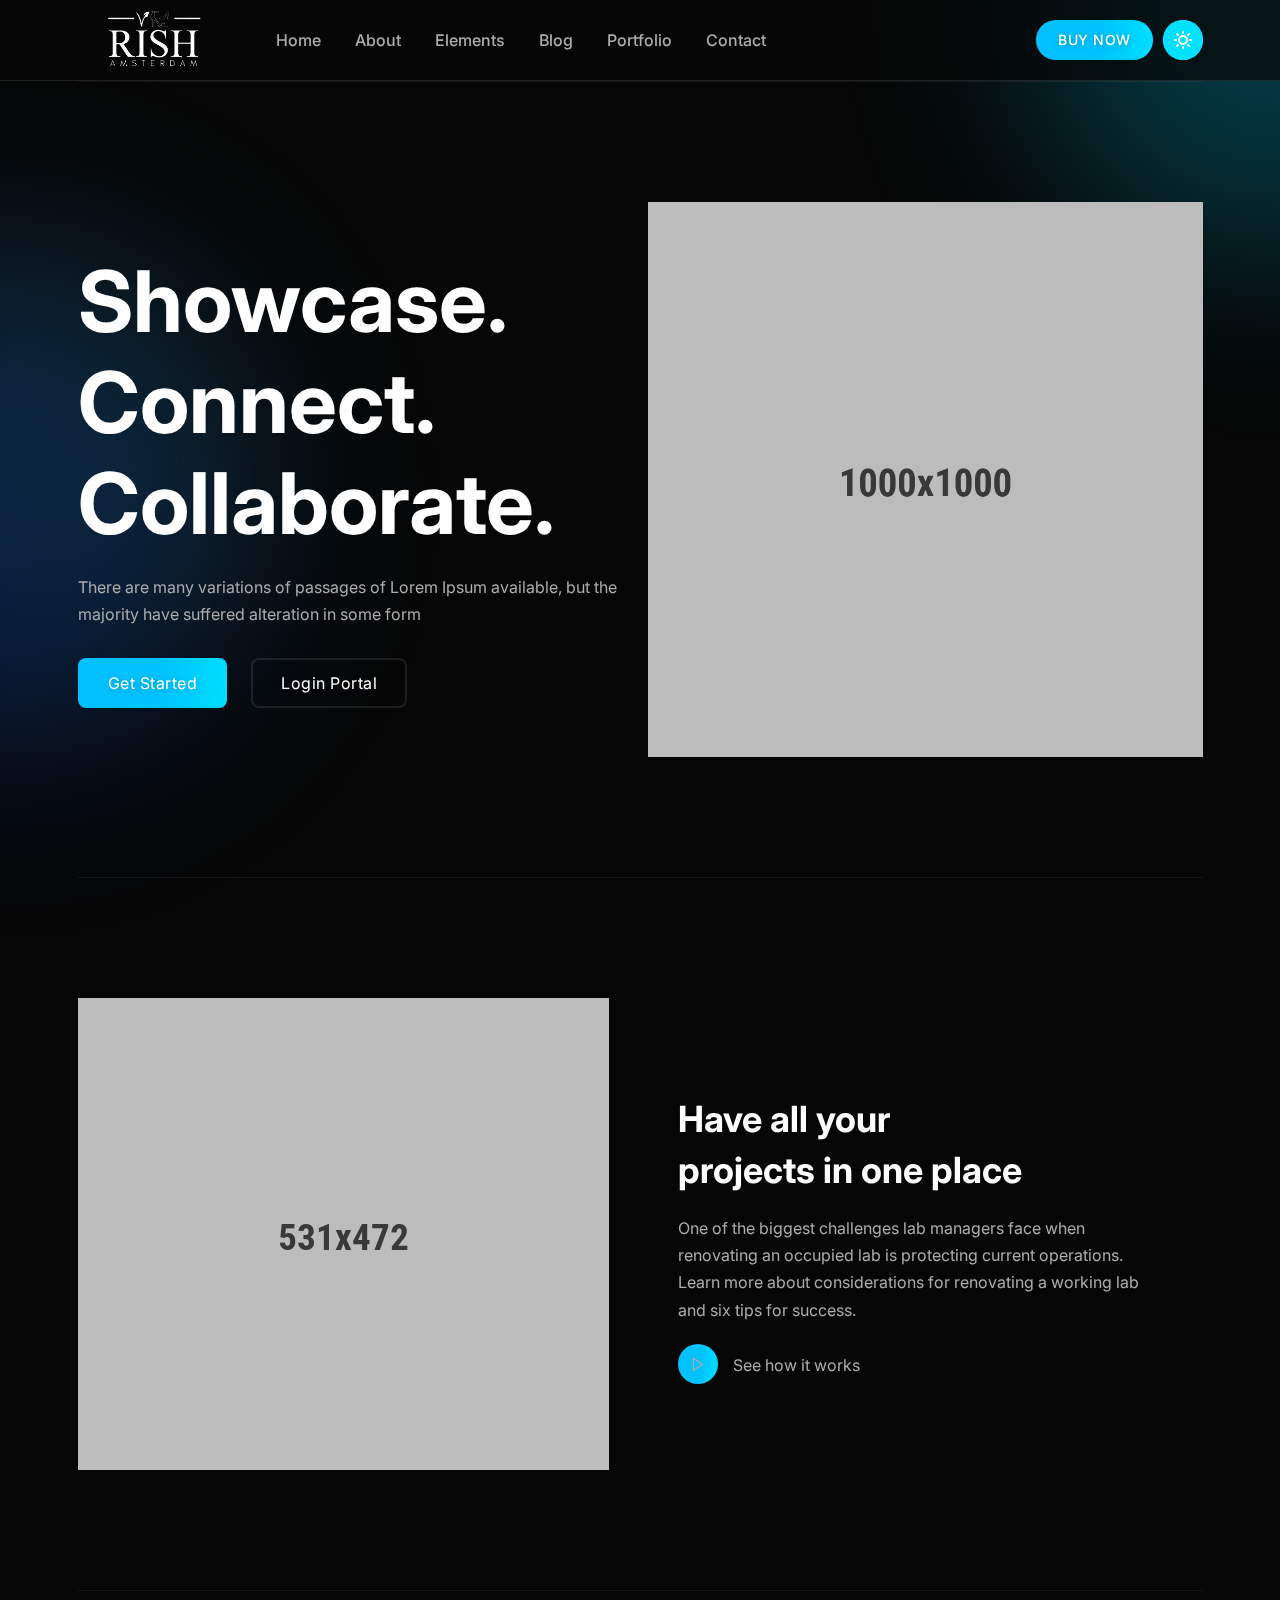
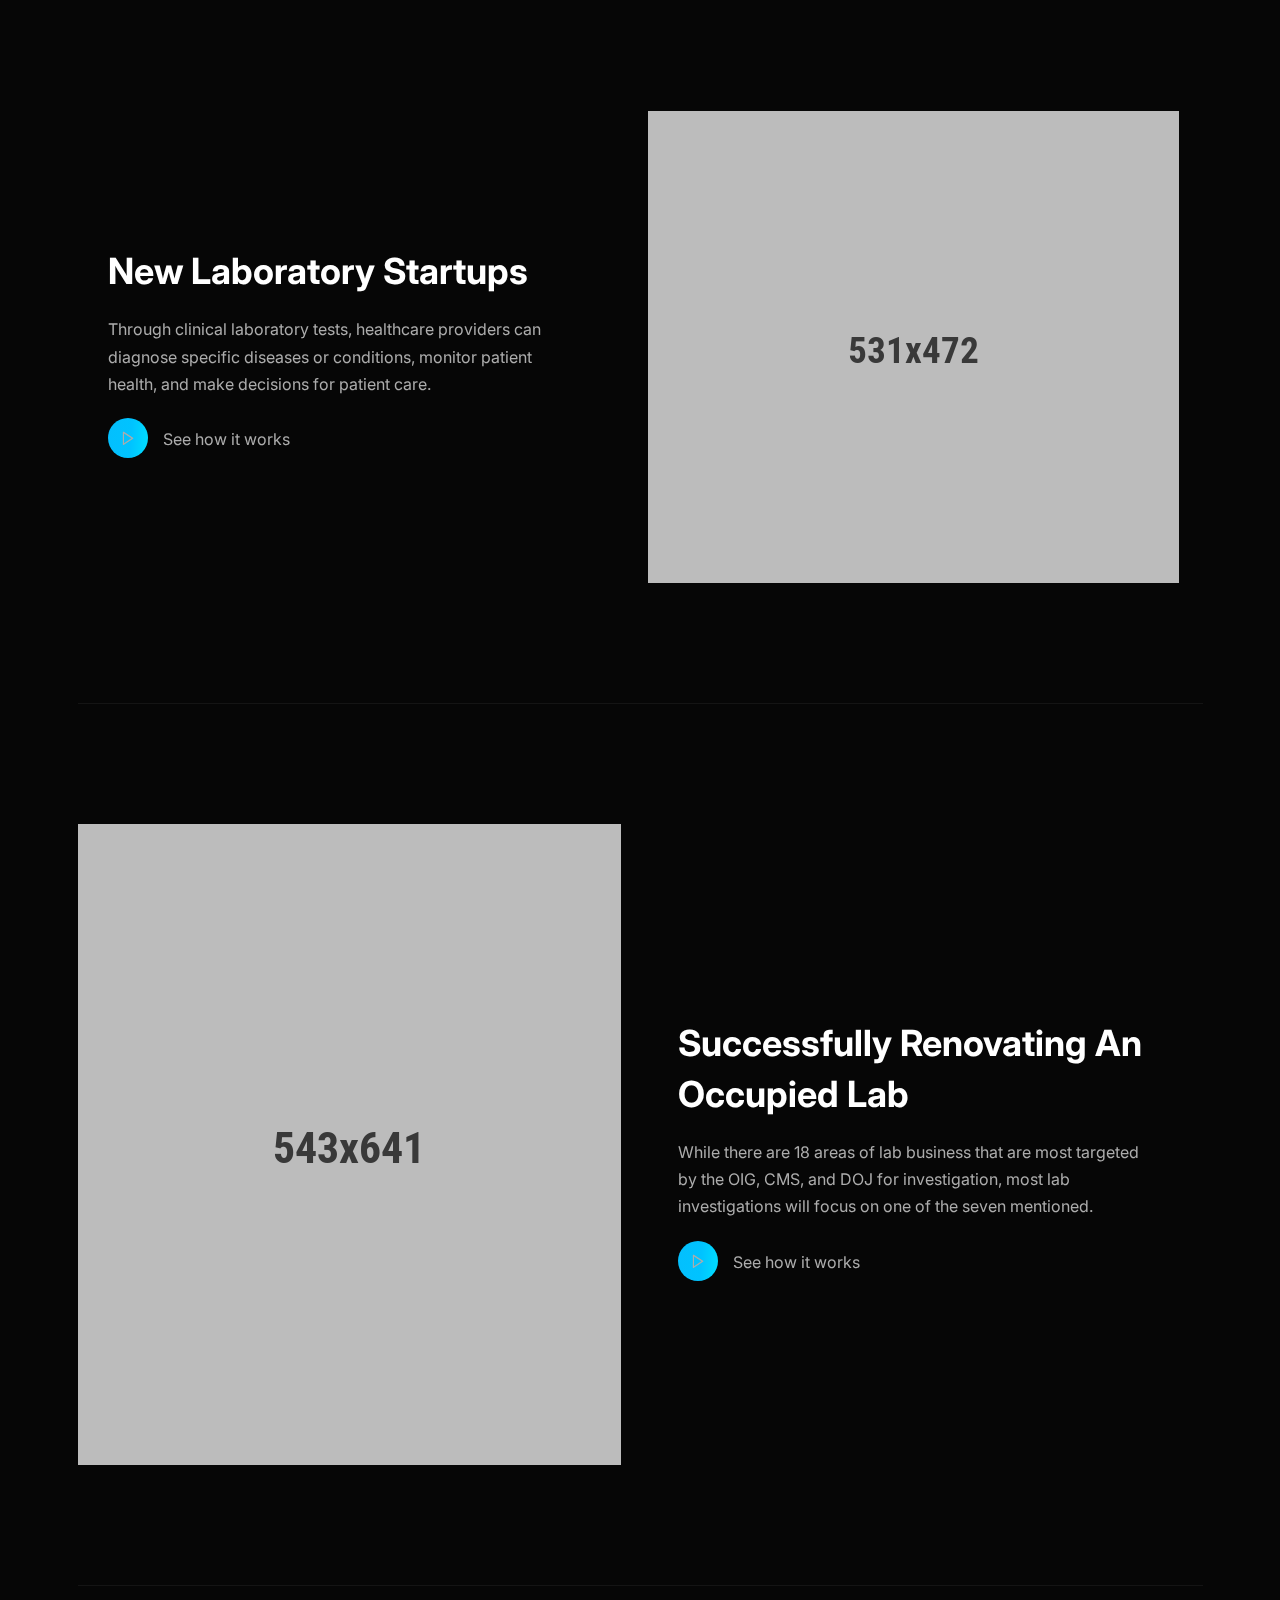
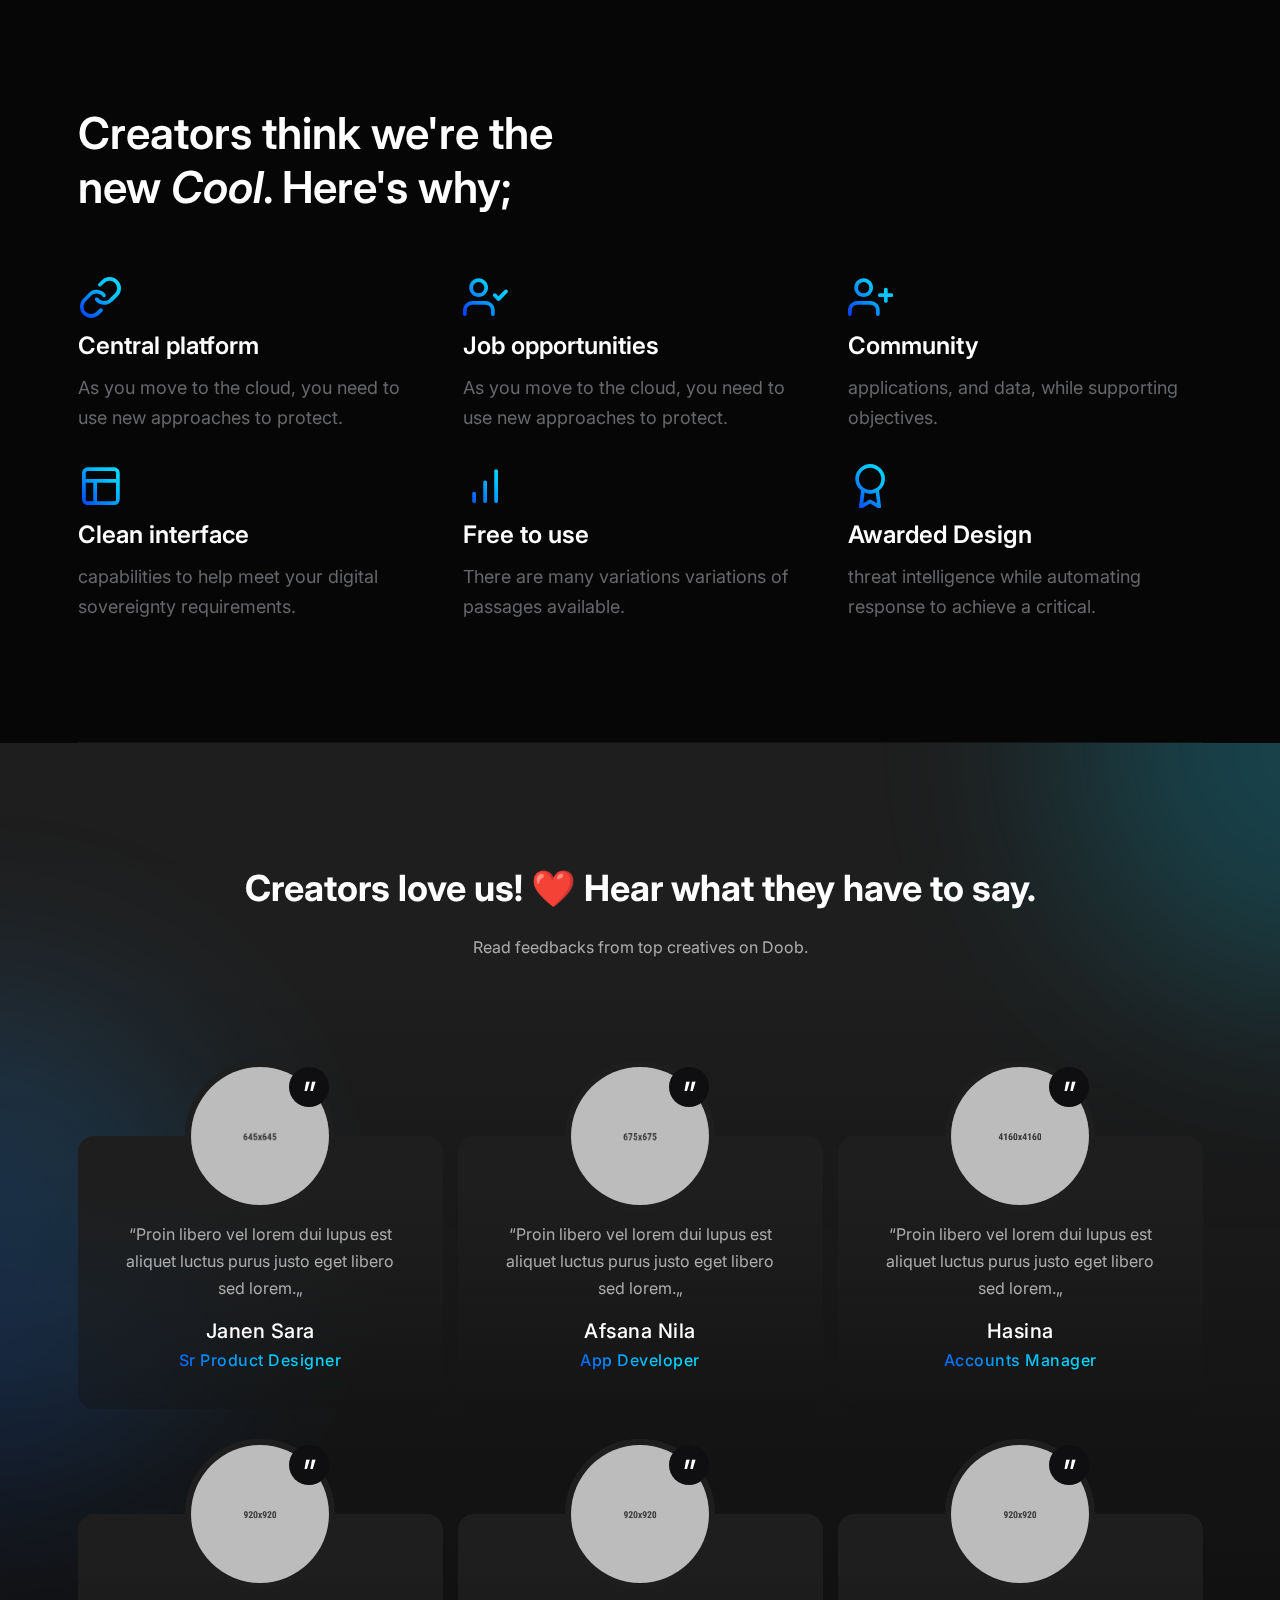
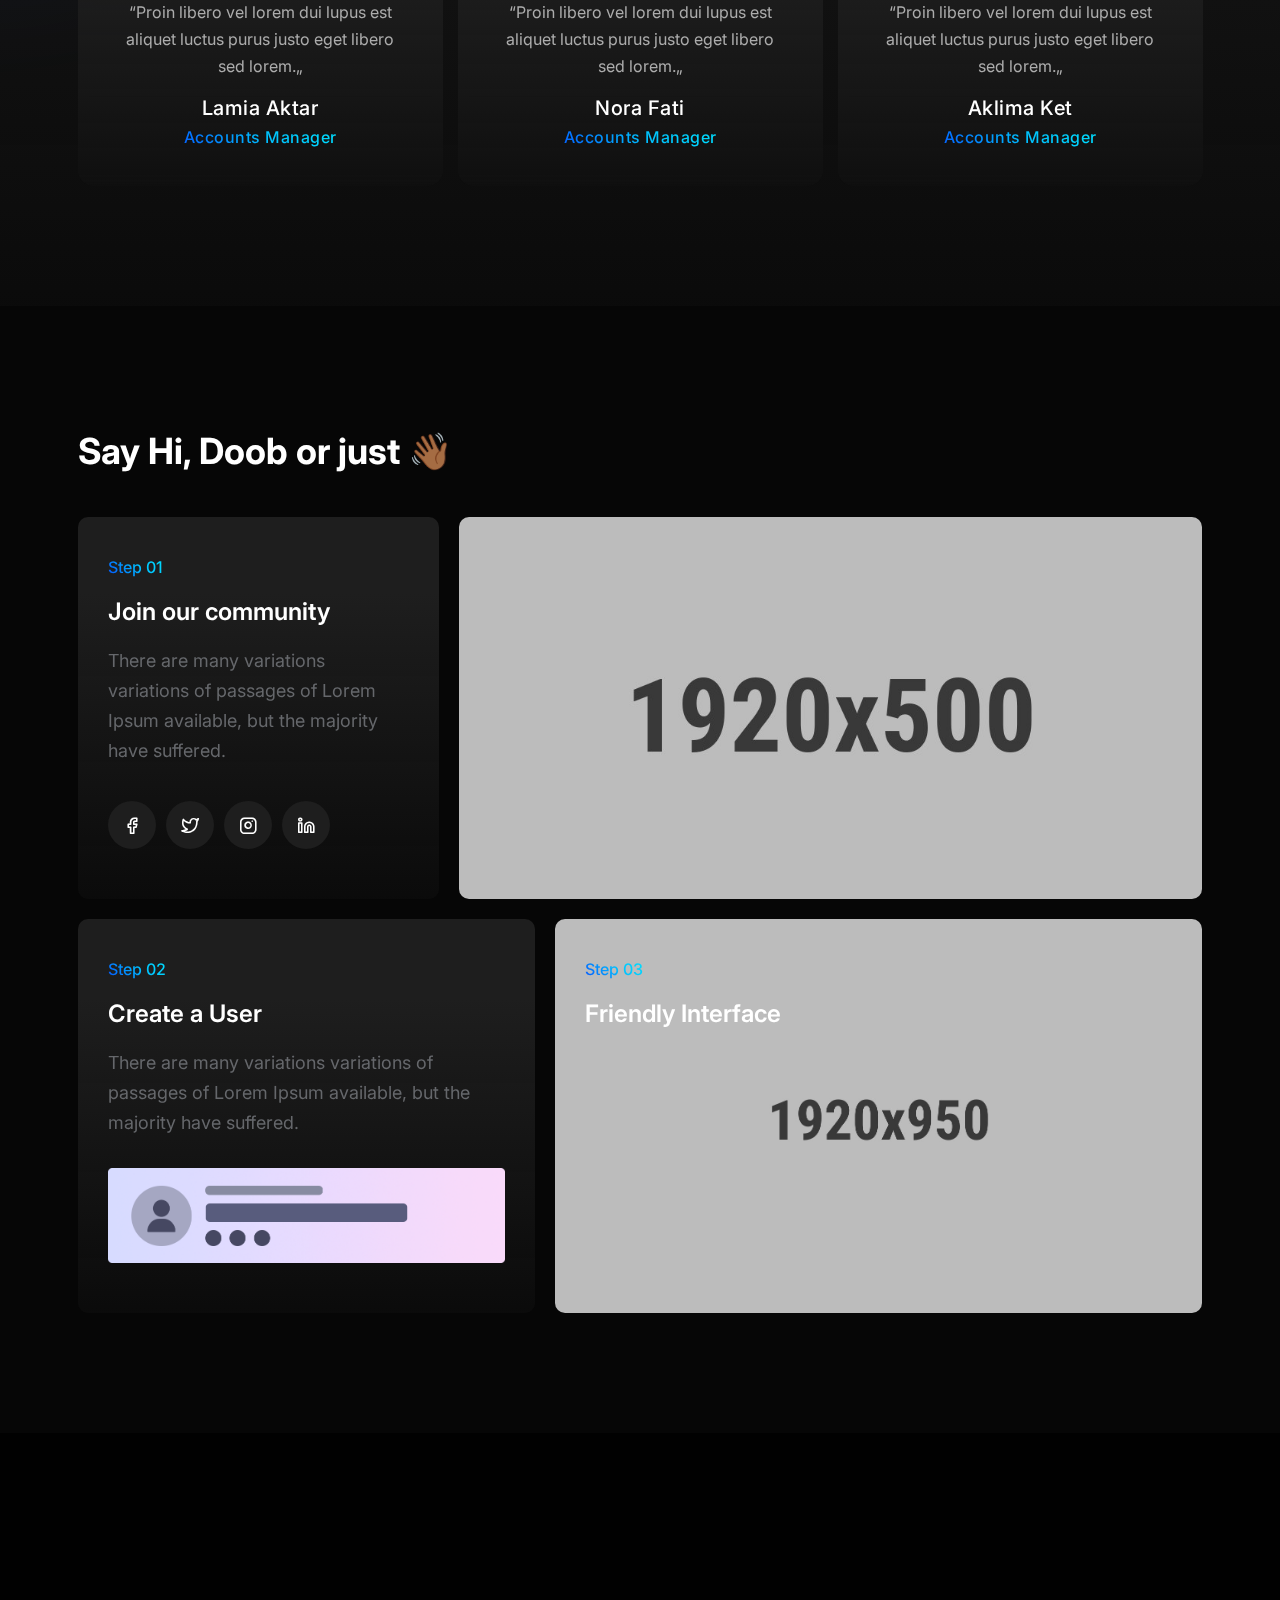
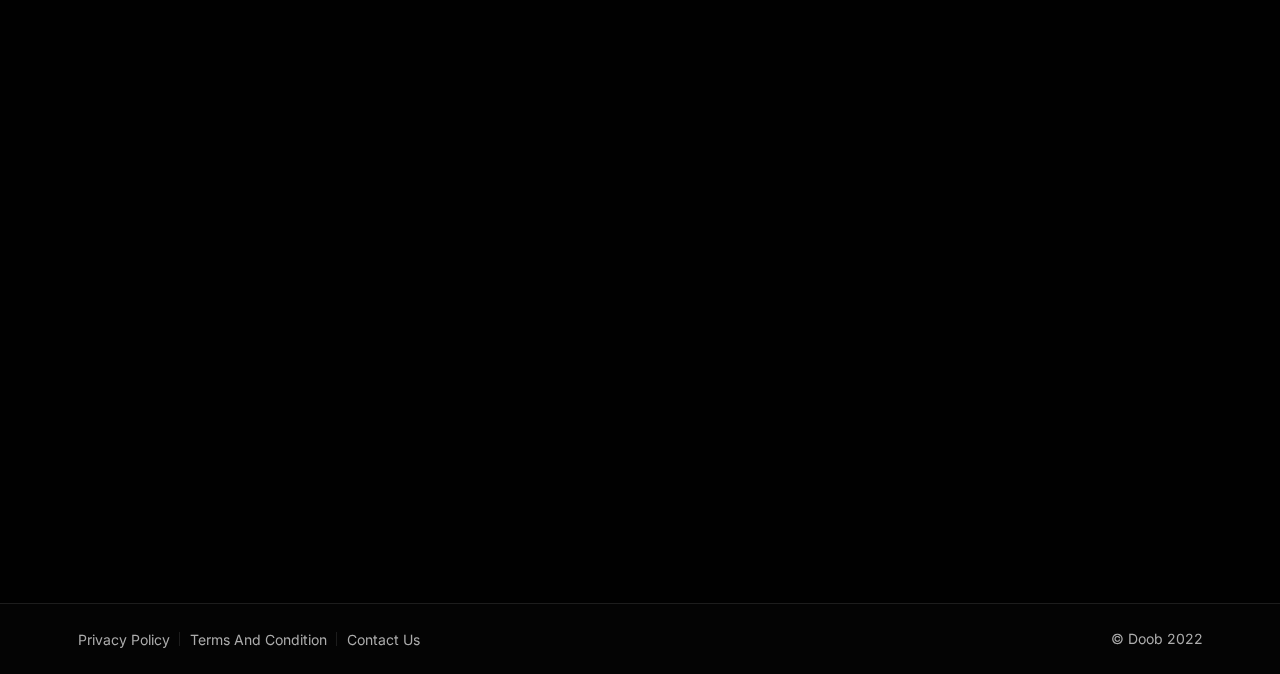
<file: collaborate.html>
<!DOCTYPE html>
<html lang="en">

<head>
    <meta charset="UTF-8">
    <meta name="viewport" content="width=device-width, initial-scale=1.0">
    <meta name="theme-style-mode" content="1"> <!-- 0 == light, 1 == dark -->

    <title>Collaborate || Doob Business and Consulting Bootstrap5 Template</title>
    <!-- Favicon -->
    <link rel="shortcut icon" type="image/x-icon" href="assets/images/favicon.png">
    <!-- CSS ============================================ -->
    <link rel="stylesheet" href="assets/css/vendor/bootstrap.min.css">
    <link rel="stylesheet" href="assets/css/plugins/animation.css">
    <link rel="stylesheet" href="assets/css/plugins/feature.css">
    <link rel="stylesheet" href="assets/css/plugins/magnify.min.css">
    <link rel="stylesheet" href="assets/css/plugins/slick.css">
    <link rel="stylesheet" href="assets/css/plugins/slick-theme.css">
    <link rel="stylesheet" href="assets/css/plugins/lightbox.css">
    <link rel="stylesheet" href="assets/css/style.css">
</head>

<body>
    <main class="page-wrapper">

        <header class="rainbow-header header-default header-left-align header-not-transparent header-sticky">
            <div class="container position-relative">
                <div class="row align-items-center">
                    <div class="col-lg-9 col-md-6 col-4 position-static">
                        <div class="header-left d-flex">
                            <div class="logo">
                                <a href="index.html">
                                    <img class="logo-light" src="assets/images/logo/logo.png" alt="Corporate Logo">
                                    <img class="logo-dark" src="assets/images/logo/logo-dark.png" alt="Corporate Logo">
                                </a>
                            </div>
                            <nav class="mainmenu-nav d-none d-lg-block">
                                <ul class="mainmenu">
                                    <li class="with-megamenu has-menu-child-item position-relative"><a href="#">Home</a>
                                        <div class="rainbow-megamenu with-mega-item-2">
                                            <div class="wrapper">
                                                <div class="row row--0">
                                                    <div class="col-lg-6 single-mega-item">
                                                        <ul class="mega-menu-item">
                                                            <li><a href="index-landing.html">Sass Landing <span class="rainbow-badge-card">New</span></a></li>
                                                            <li><a href="index-application.html">Application <span class="rainbow-badge-card">New</span></a></li>
                                                            <li><a href="collaborate.html">Collaborate <span class="rainbow-badge-card">New</span></a></li>
                                                            <li><a href="index-business-consulting.html">Business Consulting</a></li>
                                                            <li><a href="index-business-consulting-2.html">Business Consulting 02</a></li>
                                                            <li><a href="index-magazine.html">Magazine <span class="rainbow-badge-card">New</span></a></li>
                                                            <li><a href="index-corporate.html">Corporate</a></li>
                                                            <li><a href="index-business.html">Business</a></li>
                                                            <li><a href="index-digital-agency.html">Digital Agency</a></li>
                                                            <li><a href="index-finance.html">Finance</a></li>
                                                            <li><a href="index-company.html">Company</a></li>
                                                            <li><a href="index-marketing-agency.html">Marketing Agency</a></li>
                                                        </ul>
                                                    </div>
                                                    <div class="col-lg-6 single-mega-item">
                                                        <ul class="mega-menu-item">
                                                            <li><a href="index-travel-agency.html">Travel Agency</a></li>
                                                            <li><a href="index-consulting.html">Consulting</a></li>
                                                            <li><a href="index-seo-agency.html">SEO Agency</a></li>
                                                            <li><a href="index-personal-portfolio.html">Personal Portfolio</a></li>
                                                            <li><a href="index-event-conference.html">Event Conference</a></li>
                                                            <li><a href="index-creative-portfolio.html">Creative Portfolio</a></li>
                                                            <li><a href="index-freelancer.html">Freelancer</a></li>
                                                            <li><a href="index-international-consulting.html">International Consulting</a></li>
                                                            <li><a href="index-startup.html">Startup</a></li>
                                                            <li><a href="index-web-agency.html">Web Agency</a></li>
                                                            <li><a href="index-corporate-one-page.html">Corporate One Page <span class="rainbow-badge-card">New</span></a></li>
                                                            <li><a href="index-photographer.html">Photographer <span class="rainbow-badge-card">New</span></a></li>
                                                        </ul>
                                                    </div>
                                                </div>
                                            </div>
                                        </div>
                                    </li>
                                    <li><a href="about.html">About</a></li>
                                    <li class="with-megamenu has-menu-child-item"><a href="#">Elements</a>
                                        <div class="rainbow-megamenu">
                                            <div class="wrapper">
                                                <div class="row row--0">
                                                    <div class="col-lg-3 single-mega-item">
                                                        <ul class="mega-menu-item">
                                                            <li><a href="button.html">Button</a></li>
                                                            <li><a href="service.html">Service</a></li>
                                                            <li><a href="counter.html">Counter</a></li>
                                                            <li><a href="progressbar.html">Progressbar</a></li>
                                                            <li><a href="accordion.html">Accordion</a></li>
                                                            <li><a href="social-share.html">Social Share</a></li>
                                                            <li><a href="blog-grid.html">Blog Grid</a></li>
                                                        </ul>
                                                    </div>
                                                    <div class="col-lg-3 single-mega-item">
                                                        <ul class="mega-menu-item">
                                                            <li><a href="team.html">Team</a></li>
                                                            <li><a href="portfolio.html">Portfolio</a></li>
                                                            <li><a href="testimonial.html">Testimonial</a></li>
                                                            <li><a href="timeline.html">Timeline</a></li>
                                                            <li><a href="tab.html">Tab</a></li>
                                                            <li><a href="pricing.html">Pricing</a></li>
                                                            <li><a href="split.html">Split Section</a></li>
                                                        </ul>
                                                    </div>
                                                    <div class="col-lg-3 single-mega-item">
                                                        <ul class="mega-menu-item">
                                                            <li><a href="call-to-action.html">Call To Action</a></li>
                                                            <li><a href="video.html">Video</a></li>
                                                            <li><a href="gallery.html">Gallery</a></li>
                                                            <li><a href="contact.html">Contact</a></li>
                                                            <li><a href="brand.html">Brand</a></li>
                                                            <li><a href="portfolio.html">Portfolio</a></li>
                                                            <li><a href="error.html">404</a></li>
                                                        </ul>
                                                    </div>
                                                    <div class="col-lg-3 single-mega-item">
                                                        <ul class="mega-menu-item">
                                                            <li><a href="advance-tab.html">Advance Tab <span
                                        class="rainbow-badge-card">Hot</span></a></li>
                                                            <li><a href="brand-carouse.html">Brand Carousel <span
                                        class="rainbow-badge-card">New</span></a></li>
                                                            <li><a href="advance-pricing.html">Advance Pricing <span
                                        class="rainbow-badge-card">Hot</span></a></li>
                                                            <li><a href="portfolio-details.html">Portfolio Details</a></li>
                                                            <li><a href="blog-details.html">Blog Details</a></li>
                                                            <li><a href="privacy-policy.html">Privacy Policy <span
                                class="rainbow-badge-card">New</span></a></li>
                                                            <li><a href="login.html">Profile <span
                                class="rainbow-badge-card">New</span></a></li>
                                                        </ul>
                                                    </div>
                                                </div>
                                            </div>
                                        </div>
                                    </li>

                                    <li class="has-droupdown has-menu-child-item"><a href="#">Blog</a>
                                        <ul class="submenu">
                                            <li><a href="blog-grid.html">Blog Grid</a></li>
                                            <li><a href="blog-grid-sidebar.html">Blog Grid Sidebar</a></li>
                                            <li><a href="blog-list-view.html">Blog List View</a></li>
                                            <li><a href="blog-list-sidebar.html">Blog List View Sidebar</a></li>
                                            <li><a href="blog-details.html">Blog Details</a></li>
                                        </ul>
                                    </li>

                                    <li class="has-droupdown has-menu-child-item"><a href="#">Portfolio</a>
                                        <ul class="submenu">
                                            <li><a href="portfolio.html">Portfolio Default</a></li>
                                            <li><a href="portfolio-three-column.html">Portfolio Three Column</a></li>
                                            <li><a href="portfolio-full-width.html">Portfolio Full Width</a></li>
                                            <li><a href="portfolio-grid-layout.html">Portfolio Grid Layout</a></li>
                                            <li><a href="portfolio-box-layout.html">Portfolio Box Layout</a></li>
                                            <li><a href="portfolio-details.html">Portfolio Details</a></li>
                                        </ul>
                                    </li>
                                    <li><a href="contact.html">Contact</a></li>
                                </ul>







                            </nav>
                        </div>
                    </div>
                    <div class="col-lg-3 col-md-6 col-8">
                        <div class="header-right">
                            <div class="header-btn">
                                <a class="btn-default btn-small round" target="_blank" href="https://themeforest.net/checkout/from_item/34133466?license=regular">BUY NOW</a>
                            </div>

                            <!-- Start Mobile-Menu-Bar -->
                            <div class="mobile-menu-bar ml--5 d-block d-lg-none">
                                <div class="hamberger">
                                    <button class="hamberger-button">
                                        <i class="feather-menu"></i>
                                    </button>
                                </div>
                            </div>
                            <!-- Start Mobile-Menu-Bar -->

                            <!-- Start Switcher Area  -->
                            <div id="my_switcher" class="my_switcher">
                                <ul>
                                    <li>
                                        <a href="javascript: void(0);" data-theme="light" class="setColor light">
                                            <img class="sun-image" src="assets/images/icons/sun-01.svg" alt="Sun images">
                                        </a>
                                    </li>
                                    <li>
                                        <a href="javascript: void(0);" data-theme="dark" class="setColor dark">
                                            <img class="Victor Image" src="assets/images/icons/vector.svg" alt="Vector Images">
                                        </a>
                                    </li>
                                </ul>
                            </div>
                            <!-- Start Switcher Area  -->

                        </div>
                    </div>
                </div>
            </div>
        </header>
        <div class="popup-mobile-menu">
            <div class="inner">
                <div class="header-top">
                    <div class="logo">
                        <a href="index.html">
                            <img class="logo-light" src="assets/images/logo/logo.png" alt="Corporate Logo">
                            <img class="logo-dark" src="assets/images/logo/logo-dark.png" alt="Corporate Logo">
                        </a>
                    </div>
                    <div class="close-menu">
                        <button class="close-button">
                            <i class="feather-x"></i>
                        </button>
                    </div>
                </div>
                <ul class="mainmenu">
                    <li class="with-megamenu has-menu-child-item position-relative"><a href="#">Home</a>
                        <div class="rainbow-megamenu with-mega-item-2">
                            <div class="wrapper">
                                <div class="row row--0">
                                    <div class="col-lg-6 single-mega-item">
                                        <ul class="mega-menu-item">
                                            <li><a href="index-landing.html">Sass Landing <span class="rainbow-badge-card">New</span></a></li>
                                            <li><a href="index-application.html">Application <span class="rainbow-badge-card">New</span></a></li>
                                            <li><a href="collaborate.html">Collaborate <span class="rainbow-badge-card">New</span></a></li>
                                            <li><a href="index-business-consulting.html">Business Consulting</a></li>
                                            <li><a href="index-business-consulting-2.html">Business Consulting 02</a></li>
                                            <li><a href="index-magazine.html">Magazine <span class="rainbow-badge-card">New</span></a></li>
                                            <li><a href="index-corporate.html">Corporate</a></li>
                                            <li><a href="index-business.html">Business</a></li>
                                            <li><a href="index-digital-agency.html">Digital Agency</a></li>
                                            <li><a href="index-finance.html">Finance</a></li>
                                            <li><a href="index-company.html">Company</a></li>
                                            <li><a href="index-marketing-agency.html">Marketing Agency</a></li>
                                        </ul>
                                    </div>
                                    <div class="col-lg-6 single-mega-item">
                                        <ul class="mega-menu-item">
                                            <li><a href="index-travel-agency.html">Travel Agency</a></li>
                                            <li><a href="index-consulting.html">Consulting</a></li>
                                            <li><a href="index-seo-agency.html">SEO Agency</a></li>
                                            <li><a href="index-personal-portfolio.html">Personal Portfolio</a></li>
                                            <li><a href="index-event-conference.html">Event Conference</a></li>
                                            <li><a href="index-creative-portfolio.html">Creative Portfolio</a></li>
                                            <li><a href="index-freelancer.html">Freelancer</a></li>
                                            <li><a href="index-international-consulting.html">International Consulting</a></li>
                                            <li><a href="index-startup.html">Startup</a></li>
                                            <li><a href="index-web-agency.html">Web Agency</a></li>
                                            <li><a href="index-corporate-one-page.html">Corporate One Page <span class="rainbow-badge-card">New</span></a></li>
                                            <li><a href="index-photographer.html">Photographer <span class="rainbow-badge-card">New</span></a></li>
                                        </ul>
                                    </div>
                                </div>
                            </div>
                        </div>
                    </li>
                    <li><a href="about.html">About</a></li>
                    <li class="with-megamenu has-menu-child-item"><a href="#">Elements</a>
                        <div class="rainbow-megamenu">
                            <div class="wrapper">
                                <div class="row row--0">
                                    <div class="col-lg-3 single-mega-item">
                                        <ul class="mega-menu-item">
                                            <li><a href="button.html">Button</a></li>
                                            <li><a href="service.html">Service</a></li>
                                            <li><a href="counter.html">Counter</a></li>
                                            <li><a href="progressbar.html">Progressbar</a></li>
                                            <li><a href="accordion.html">Accordion</a></li>
                                            <li><a href="social-share.html">Social Share</a></li>
                                            <li><a href="blog-grid.html">Blog Grid</a></li>
                                        </ul>
                                    </div>
                                    <div class="col-lg-3 single-mega-item">
                                        <ul class="mega-menu-item">
                                            <li><a href="team.html">Team</a></li>
                                            <li><a href="portfolio.html">Portfolio</a></li>
                                            <li><a href="testimonial.html">Testimonial</a></li>
                                            <li><a href="timeline.html">Timeline</a></li>
                                            <li><a href="tab.html">Tab</a></li>
                                            <li><a href="pricing.html">Pricing</a></li>
                                            <li><a href="split.html">Split Section</a></li>
                                        </ul>
                                    </div>
                                    <div class="col-lg-3 single-mega-item">
                                        <ul class="mega-menu-item">
                                            <li><a href="call-to-action.html">Call To Action</a></li>
                                            <li><a href="video.html">Video</a></li>
                                            <li><a href="gallery.html">Gallery</a></li>
                                            <li><a href="contact.html">Contact</a></li>
                                            <li><a href="brand.html">Brand</a></li>
                                            <li><a href="portfolio.html">Portfolio</a></li>
                                            <li><a href="error.html">404</a></li>
                                        </ul>
                                    </div>
                                    <div class="col-lg-3 single-mega-item">
                                        <ul class="mega-menu-item">
                                            <li><a href="advance-tab.html">Advance Tab <span
                                        class="rainbow-badge-card">Hot</span></a></li>
                                            <li><a href="brand-carouse.html">Brand Carousel <span
                                        class="rainbow-badge-card">New</span></a></li>
                                            <li><a href="advance-pricing.html">Advance Pricing <span
                                        class="rainbow-badge-card">Hot</span></a></li>
                                            <li><a href="portfolio-details.html">Portfolio Details</a></li>
                                            <li><a href="blog-details.html">Blog Details</a></li>
                                            <li><a href="privacy-policy.html">Privacy Policy <span
                                class="rainbow-badge-card">New</span></a></li>
                                            <li><a href="login.html">Profile <span
                                class="rainbow-badge-card">New</span></a></li>
                                        </ul>
                                    </div>
                                </div>
                            </div>
                        </div>
                    </li>

                    <li class="has-droupdown has-menu-child-item"><a href="#">Blog</a>
                        <ul class="submenu">
                            <li><a href="blog-grid.html">Blog Grid</a></li>
                            <li><a href="blog-grid-sidebar.html">Blog Grid Sidebar</a></li>
                            <li><a href="blog-list-view.html">Blog List View</a></li>
                            <li><a href="blog-list-sidebar.html">Blog List View Sidebar</a></li>
                            <li><a href="blog-details.html">Blog Details</a></li>
                        </ul>
                    </li>

                    <li class="has-droupdown has-menu-child-item"><a href="#">Portfolio</a>
                        <ul class="submenu">
                            <li><a href="portfolio.html">Portfolio Default</a></li>
                            <li><a href="portfolio-three-column.html">Portfolio Three Column</a></li>
                            <li><a href="portfolio-full-width.html">Portfolio Full Width</a></li>
                            <li><a href="portfolio-grid-layout.html">Portfolio Grid Layout</a></li>
                            <li><a href="portfolio-box-layout.html">Portfolio Box Layout</a></li>
                            <li><a href="portfolio-details.html">Portfolio Details</a></li>
                        </ul>
                    </li>
                    <li><a href="contact.html">Contact</a></li>
                </ul>







            </div>
        </div>

        <!-- Start Theme Style  -->
        <div>
            <div class="rainbow-gradient-circle"></div>
            <div class="rainbow-gradient-circle theme-pink"></div>
        </div>
        <!-- End Theme Style  -->


        <div class="popup-mobile-menu">
            <div class="inner">
                <div class="header-top">
                    <div class="logo">
                        <a href="index.html">
                            <img class="logo-light" src="assets/images/logo/logo.png" alt="Corporate Logo">
                            <img class="logo-dark" src="assets/images/logo/logo-dark.png" alt="Corporate Logo">
                        </a>
                    </div>
                    <div class="close-menu">
                        <button class="close-button">
                            <i class="feather-x"></i>
                        </button>
                    </div>
                </div>
                <ul class="mainmenu">
                    <li class="with-megamenu has-menu-child-item position-relative"><a href="#">Home</a>
                        <div class="rainbow-megamenu with-mega-item-2">
                            <div class="wrapper">
                                <div class="row row--0">
                                    <div class="col-lg-6 single-mega-item">
                                        <ul class="mega-menu-item">
                                            <li><a href="index-landing.html">Sass Landing <span class="rainbow-badge-card">New</span></a></li>
                                            <li><a href="index-application.html">Application <span class="rainbow-badge-card">New</span></a></li>
                                            <li><a href="collaborate.html">Collaborate <span class="rainbow-badge-card">New</span></a></li>
                                            <li><a href="index-business-consulting.html">Business Consulting</a></li>
                                            <li><a href="index-business-consulting-2.html">Business Consulting 02</a></li>
                                            <li><a href="index-magazine.html">Magazine <span class="rainbow-badge-card">New</span></a></li>
                                            <li><a href="index-corporate.html">Corporate</a></li>
                                            <li><a href="index-business.html">Business</a></li>
                                            <li><a href="index-digital-agency.html">Digital Agency</a></li>
                                            <li><a href="index-finance.html">Finance</a></li>
                                            <li><a href="index-company.html">Company</a></li>
                                            <li><a href="index-marketing-agency.html">Marketing Agency</a></li>
                                        </ul>
                                    </div>
                                    <div class="col-lg-6 single-mega-item">
                                        <ul class="mega-menu-item">
                                            <li><a href="index-travel-agency.html">Travel Agency</a></li>
                                            <li><a href="index-consulting.html">Consulting</a></li>
                                            <li><a href="index-seo-agency.html">SEO Agency</a></li>
                                            <li><a href="index-personal-portfolio.html">Personal Portfolio</a></li>
                                            <li><a href="index-event-conference.html">Event Conference</a></li>
                                            <li><a href="index-creative-portfolio.html">Creative Portfolio</a></li>
                                            <li><a href="index-freelancer.html">Freelancer</a></li>
                                            <li><a href="index-international-consulting.html">International Consulting</a></li>
                                            <li><a href="index-startup.html">Startup</a></li>
                                            <li><a href="index-web-agency.html">Web Agency</a></li>
                                            <li><a href="index-corporate-one-page.html">Corporate One Page <span class="rainbow-badge-card">New</span></a></li>
                                            <li><a href="index-photographer.html">Photographer <span class="rainbow-badge-card">New</span></a></li>
                                        </ul>
                                    </div>
                                </div>
                            </div>
                        </div>
                    </li>
                    <li><a href="about.html">About</a></li>
                    <li class="with-megamenu has-menu-child-item"><a href="#">Elements</a>
                        <div class="rainbow-megamenu">
                            <div class="wrapper">
                                <div class="row row--0">
                                    <div class="col-lg-3 single-mega-item">
                                        <ul class="mega-menu-item">
                                            <li><a href="button.html">Button</a></li>
                                            <li><a href="service.html">Service</a></li>
                                            <li><a href="counter.html">Counter</a></li>
                                            <li><a href="progressbar.html">Progressbar</a></li>
                                            <li><a href="accordion.html">Accordion</a></li>
                                            <li><a href="social-share.html">Social Share</a></li>
                                            <li><a href="blog-grid.html">Blog Grid</a></li>
                                        </ul>
                                    </div>
                                    <div class="col-lg-3 single-mega-item">
                                        <ul class="mega-menu-item">
                                            <li><a href="team.html">Team</a></li>
                                            <li><a href="portfolio.html">Portfolio</a></li>
                                            <li><a href="testimonial.html">Testimonial</a></li>
                                            <li><a href="timeline.html">Timeline</a></li>
                                            <li><a href="tab.html">Tab</a></li>
                                            <li><a href="pricing.html">Pricing</a></li>
                                            <li><a href="split.html">Split Section</a></li>
                                        </ul>
                                    </div>
                                    <div class="col-lg-3 single-mega-item">
                                        <ul class="mega-menu-item">
                                            <li><a href="call-to-action.html">Call To Action</a></li>
                                            <li><a href="video.html">Video</a></li>
                                            <li><a href="gallery.html">Gallery</a></li>
                                            <li><a href="contact.html">Contact</a></li>
                                            <li><a href="brand.html">Brand</a></li>
                                            <li><a href="portfolio.html">Portfolio</a></li>
                                            <li><a href="error.html">404</a></li>
                                        </ul>
                                    </div>
                                    <div class="col-lg-3 single-mega-item">
                                        <ul class="mega-menu-item">
                                            <li><a href="advance-tab.html">Advance Tab <span
                                        class="rainbow-badge-card">Hot</span></a></li>
                                            <li><a href="brand-carouse.html">Brand Carousel <span
                                        class="rainbow-badge-card">New</span></a></li>
                                            <li><a href="advance-pricing.html">Advance Pricing <span
                                        class="rainbow-badge-card">Hot</span></a></li>
                                            <li><a href="portfolio-details.html">Portfolio Details</a></li>
                                            <li><a href="blog-details.html">Blog Details</a></li>
                                            <li><a href="privacy-policy.html">Privacy Policy <span
                                class="rainbow-badge-card">New</span></a></li>
                                            <li><a href="login.html">Profile <span
                                class="rainbow-badge-card">New</span></a></li>
                                        </ul>
                                    </div>
                                </div>
                            </div>
                        </div>
                    </li>

                    <li class="has-droupdown has-menu-child-item"><a href="#">Blog</a>
                        <ul class="submenu">
                            <li><a href="blog-grid.html">Blog Grid</a></li>
                            <li><a href="blog-grid-sidebar.html">Blog Grid Sidebar</a></li>
                            <li><a href="blog-list-view.html">Blog List View</a></li>
                            <li><a href="blog-list-sidebar.html">Blog List View Sidebar</a></li>
                            <li><a href="blog-details.html">Blog Details</a></li>
                        </ul>
                    </li>

                    <li class="has-droupdown has-menu-child-item"><a href="#">Portfolio</a>
                        <ul class="submenu">
                            <li><a href="portfolio.html">Portfolio Default</a></li>
                            <li><a href="portfolio-three-column.html">Portfolio Three Column</a></li>
                            <li><a href="portfolio-full-width.html">Portfolio Full Width</a></li>
                            <li><a href="portfolio-grid-layout.html">Portfolio Grid Layout</a></li>
                            <li><a href="portfolio-box-layout.html">Portfolio Box Layout</a></li>
                            <li><a href="portfolio-details.html">Portfolio Details</a></li>
                        </ul>
                    </li>
                    <li><a href="contact.html">Contact</a></li>
                </ul>







            </div>
        </div>


        <!-- Start Seperator Area  -->
        <div class="rbt-separator-mid">
            <div class="container">
                <hr class="rbt-separator m-0">
            </div>
        </div>
        <!-- End Seperator Area  -->

        <!-- Start Slider Area  -->
        <div class="slider-area rainbow-section-gap">
            <div class="container">
                <div class="row align-items-center">
                    <div class="col-lg-6 col-md-6 col-sm-6 col-sm-12">
                        <div class="inner collaborate text-left">
                            <h1 class="display-two">Showcase. <br> Connect. <br> Collaborate.</h1>
                            <p class="description">There are many variations of passages of Lorem Ipsum available, but the majority have suffered alteration in some form</p>
                            <div class="button-group"><a class="btn-default" href="#">Get Started</a>

                                <a class="btn-default btn-border" href="#">Login Portal</a>
                            </div>

                        </div>
                    </div>
                    <div class="col-lg-6 col-md-6 col-sm-12">
                        <div class="thumbnail">
                            <img src="assets/images/about/banner-shape-image-02.png" alt="image-slider">
                        </div>
                    </div>
                </div>
            </div>
        </div>
        <!-- Start Slider Area  -->
        <!-- Start Seperator Area  -->
        <div class="rbt-separator-mid">
            <div class="container">
                <hr class="rbt-separator m-0">
            </div>
        </div>
        <!-- End Seperator Area  -->
        <!--Start Section Two Area  -->
        <div class="slider-area rainbow-section-gap">
            <div class="container">
                <div class="row align-items-center">
                    <div class="col-lg-6 col-md-6 col-sm-12">
                        <div class="thumbnail">
                            <img src="assets/images/about/banner-shape-image-06.png" alt="image-slider">
                        </div>
                    </div>
                    <div class="col-lg-6  col-md-6 col-sm-12">
                        <div class="inner Collaborate-inner text-left">
                            <h3 class="title">Have all your <br> projects in one place</h3>
                            <p class="description">One of the biggest challenges lab managers face when renovating an occupied lab is protecting current operations. Learn more about considerations for renovating a working lab and six tips for success.</p>
                            <div class="button-group">
                                <a class="btn-collaborate-play popup-video" href="https://www.youtube.com/watch?v=tj9-MGHCs38">
                                    <i class="feather-play"></i><span>See how it works</span>
                                </a>
                            </div>

                        </div>
                    </div>

                </div>
            </div>
        </div>
        <!--End Section Two Area  -->
        <!-- Start Seperator Area  -->
        <div class="rbt-separator-mid">
            <div class="container">
                <hr class="rbt-separator m-0">
            </div>
        </div>
        <!-- End Seperator Area  -->
        <!--Start Section Three Area  -->
        <div class="slider-area rainbow-section-gap">
            <div class="container">
                <div class="row align-items-center">

                    <div class="col-lg-6 col-md-6 col-sm-12">
                        <div class="inner Collaborate-inner text-left">
                            <h3 class="title">New Laboratory Startups</h3>
                            <p class="description">Through clinical laboratory tests, healthcare providers can diagnose specific diseases or conditions, monitor patient health, and make decisions for patient care. </p>
                            <div class="button-group">
                                <a class="btn-collaborate-play popup-video" href="https://www.youtube.com/watch?v=tj9-MGHCs38">
                                    <i class="feather-play"></i><span>See how it works</span>
                                </a>
                            </div>

                        </div>
                    </div>

                    <div class="col-lg-6 col-md-6 col-sm-12">
                        <div class="thumbnail">
                            <img src="assets/images/about/banner-shape-image-05.png" alt="image-slider">
                        </div>
                    </div>

                </div>
            </div>
        </div>
        <!--End Section Three Area  -->
        <!-- Start Seperator Area  -->
        <div class="rbt-separator-mid">
            <div class="container">
                <hr class="rbt-separator m-0">
            </div>
        </div>
        <!-- End Seperator Area  -->
        <!--Start Section Four Area  -->
        <div class="slider-area rainbow-section-gap">
            <div class="container">
                <div class="row align-items-center">
                    <div class="col-lg-6 col-md-6 col-sm-12">
                        <div class="thumbnail">
                            <img src="assets/images/about/banner-shape-image-04.png" alt="image-slider">
                        </div>
                    </div>
                    <div class="col-lg-6 col-md-6 col-sm-12">
                        <div class="inner Collaborate-inner text-left">
                            <h3 class="title">Successfully Renovating An Occupied Lab</h3>
                            <p class="description">While there are 18 areas of lab business that are most targeted by the OIG, CMS, and DOJ for investigation, most lab investigations will focus on one of the seven mentioned.</p>
                            <div class="button-group">
                                <a class="btn-collaborate-play popup-video" href="https://www.youtube.com/watch?v=tj9-MGHCs38">
                                    <i class="feather-play"></i><span>See how it works</span>
                                </a>
                            </div>

                        </div>
                    </div>

                </div>
            </div>
        </div>
        <!--End Section Five Area  -->
        <!-- Start Seperator Area  -->
        <div class="rbt-separator-mid">
            <div class="container">
                <hr class="rbt-separator m-0">
            </div>
        </div>
        <!-- End Seperator Area  -->
        <!-- Start Service Area  -->
        <div class="rbt-feature-area rainbow-section-gap">
            <div class="container">
                <!-- Start Feature Header Top  -->
                <div class="row mb--40">
                    <div class="col-lg-12">
                        <div class="section-title max-width-800 text-left sal-animate">
                            <h2 class="title w-600 mb--20">Creators think we're the <br> new <i>Cool</i>. Here's why;</h2>
                        </div>
                    </div>
                </div>
                <!-- End Feature Header Top  -->
                <!-- Start Feature Service  -->
                <div class="row g-5">
                    <!-- Start Single Service  -->
                    <div class="col-lg-4 col-md-6 col-sm-6 col-12 sal-animate">
                        <div class="service service__style--1 text-left service-bg-transparent">
                            <div class="icon">
                                <i class="feather-link theme-gradient"></i>
                            </div>
                            <div class="content">
                                <h4 class="title w-600"><a href="#">Central platform</a></h4>
                                <p class="description b1 color-gray mb--0">As you move to the cloud, you need to use new approaches to protect.</p>
                            </div>
                        </div>
                    </div>
                    <!-- End Single Service  -->
                    <!-- Start Single Service  -->
                    <div class="col-lg-4 col-md-6 col-sm-6 col-12 sal-animate">
                        <div class="service service__style--1 text-left service-bg-transparent">
                            <div class="icon">
                                <i class="feather-user-check theme-gradient"></i>
                            </div>
                            <div class="content">
                                <h4 class="title w-600"><a href="#">Job opportunities</a></h4>
                                <p class="description b1 color-gray mb--0">As you move to the cloud, you need to use new approaches to protect.</p>
                            </div>
                        </div>
                    </div>
                    <!-- End Single Service  -->
                    <!-- Start Single Service  -->
                    <div class="col-lg-4 col-md-6 col-sm-6 col-12 sal-animate">
                        <div class="service service__style--1 text-left service-bg-transparent">
                            <div class="icon">
                                <i class="feather-user-plus theme-gradient"></i>
                            </div>
                            <div class="content">
                                <h4 class="title w-600"><a href="#">Community</a></h4>
                                <p class="description b1 color-gray mb--0">applications, and data, while supporting objectives.</p>
                            </div>
                        </div>
                    </div>
                    <!-- End Single Service  -->
                    <!-- Start Single Service  -->
                    <div class="col-lg-4 col-md-6 col-sm-6 col-12 sal-animate">
                        <div class="service service__style--1 text-left service-bg-transparent">
                            <div class="icon">
                                <i class="feather-layout theme-gradient"></i>
                            </div>
                            <div class="content">
                                <h4 class="title w-600"><a href="#">Clean interface</a></h4>
                                <p class="description b1 color-gray mb--0">capabilities to help meet your digital sovereignty requirements.</p>
                            </div>
                        </div>
                    </div>
                    <!-- End Single Service  -->

                    <!-- Start Single Service  -->
                    <div class="col-lg-4 col-md-6 col-sm-6 col-12 sal-animate">
                        <div class="service service__style--1 text-left service-bg-transparent">
                            <div class="icon">
                                <i class="feather-bar-chart  theme-gradient"></i>
                            </div>
                            <div class="content">
                                <h4 class="title w-600"><a href="#">Free to use</a></h4>
                                <p class="description b1 color-gray mb--0">There are many variations variations
                                    of passages available.</p>
                            </div>
                        </div>
                    </div>
                    <!-- End Single Service  -->
                    <!-- Start Single Service  -->
                    <div class="col-lg-4 col-md-6 col-sm-6 col-12 sal-animate">
                        <div class="service service__style--1 text-left service-bg-transparent">
                            <div class="icon">
                                <i class="feather-award theme-gradient"></i>
                            </div>
                            <div class="content">
                                <h4 class="title w-600"><a href="#">Awarded Design</a></h4>
                                <p class="description b1 color-gray mb--0">threat intelligence while automating response to achieve a critical.</p>
                            </div>
                        </div>
                    </div>
                    <!-- End Single Service  -->
                </div>
                <!-- End Feature Service  -->
            </div>
        </div>
        <!-- End Service Area  -->

        <!-- Start Seperator Area  -->
        <div class="rbt-separator-mid">
            <div class="container">
                <hr class="rbt-separator m-0">
            </div>
        </div>
        <!-- End Seperator Area  -->

        <!-- Start Collaborate Card Area  -->
        <div class="collaborate-testimonial-area">
            <div class="container">
                <div class="bg-color-lessdark bg-lessdark-gradient theme-shape rbt-alignwide rainbow-section-gap radius">

                    <div class="container">
                        <div class="row mb--40">
                            <div class="col-lg-12">
                                <div class="section-title  text-center sal-animate">
                                    <h3 class="title mb--20">Creators love us! ❤️ Hear what they have to say.</h3>
                                    <p>Read feedbacks from top creatives on Doob.</p>
                                </div>
                            </div>
                        </div>

                        <div class="row">
                            <div class="col-lg-4 col-md-6 col-12 mt--30 sal-animate" data-sal="slide-up" data-sal-duration="700">
                                <div class="rainbow-box-card card-style-default testimonial-style-one">
                                    <div class="inner">
                                        <div class="thumbnail"><img src="assets/images/testimonial/testimonial-01.jpg" alt="Corporate Template"></div>
                                        <div class="content">
                                            <p class="description">“Proin libero vel lorem dui lupus est aliquet luctus
                                                purus justo eget libero sed lorem.„</p>
                                            <h2 class="title">Janen Sara</h2>
                                            <h6 class="subtitle theme-gradient">Sr Product Designer</h6>
                                        </div>
                                    </div>
                                </div>
                            </div>

                            <div class="col-lg-4 col-md-6 col-12 mt--30 sal-animate" data-sal="slide-up" data-sal-duration="700" data-sal-delay="100">
                                <div class="rainbow-box-card card-style-default testimonial-style-one">
                                    <div class="inner">
                                        <div class="thumbnail"><img src="assets/images/testimonial/testimonial-02.jpg" alt="Corporate React Template"></div>
                                        <div class="content">
                                            <p class="description">“Proin libero vel lorem dui lupus est aliquet luctus
                                                purus justo eget libero sed lorem.„</p>
                                            <h2 class="title">Afsana Nila</h2>
                                            <h6 class="subtitle theme-gradient">App Developer</h6>
                                        </div>
                                    </div>
                                </div>
                            </div>

                            <div class="col-lg-4 col-md-6 col-12 mt--30 sal-animate" data-sal="slide-up" data-sal-duration="700" data-sal-delay="200">
                                <div class="rainbow-box-card card-style-default testimonial-style-one">
                                    <div class="inner">
                                        <div class="thumbnail"><img src="assets/images/testimonial/testimonial-03.jpg" alt="Corporate React Template"></div>
                                        <div class="content">
                                            <p class="description">“Proin libero vel lorem dui lupus est aliquet luctus
                                                purus justo eget libero sed lorem.„</p>
                                            <h2 class="title">Hasina</h2>
                                            <h6 class="subtitle theme-gradient">Accounts Manager</h6>
                                        </div>
                                    </div>
                                </div>
                            </div>
                            <div class="col-lg-4 col-md-6 col-12 mt--30 sal-animate" data-sal="slide-up" data-sal-duration="700" data-sal-delay="200">
                                <div class="rainbow-box-card card-style-default testimonial-style-one">
                                    <div class="inner">
                                        <div class="thumbnail"><img src="assets/images/team/team-01.jpg" alt="Corporate React Template"></div>
                                        <div class="content">
                                            <p class="description">“Proin libero vel lorem dui lupus est aliquet luctus
                                                purus justo eget libero sed lorem.„</p>
                                            <h2 class="title">Lamia Aktar</h2>
                                            <h6 class="subtitle theme-gradient">Accounts Manager</h6>
                                        </div>
                                    </div>
                                </div>
                            </div>
                            <div class="col-lg-4 col-md-6 col-12 mt--30 sal-animate" data-sal="slide-up" data-sal-duration="700" data-sal-delay="200">
                                <div class="rainbow-box-card card-style-default testimonial-style-one">
                                    <div class="inner">
                                        <div class="thumbnail"><img src="assets/images/team/team-02.jpg" alt="Corporate React Template"></div>
                                        <div class="content">
                                            <p class="description">“Proin libero vel lorem dui lupus est aliquet luctus
                                                purus justo eget libero sed lorem.„</p>
                                            <h2 class="title">Nora Fati</h2>
                                            <h6 class="subtitle theme-gradient">Accounts Manager</h6>
                                        </div>
                                    </div>
                                </div>
                            </div>
                            <div class="col-lg-4 col-md-6 col-12 mt--30 sal-animate" data-sal="slide-up" data-sal-duration="700" data-sal-delay="200">
                                <div class="rainbow-box-card card-style-default testimonial-style-one">
                                    <div class="inner">
                                        <div class="thumbnail"><img src="assets/images/team/team-03.jpg" alt="Corporate React Template"></div>
                                        <div class="content">
                                            <p class="description">“Proin libero vel lorem dui lupus est aliquet luctus
                                                purus justo eget libero sed lorem.„</p>
                                            <h2 class="title">Aklima Ket</h2>
                                            <h6 class="subtitle theme-gradient">Accounts Manager</h6>
                                        </div>
                                    </div>
                                </div>
                            </div>



                        </div>
                    </div>
                </div>
            </div>

        </div>
        <!-- End Collaborate Card Area  -->


        <!-- Start Collaborate Card Area  -->
        <div class="collaborate-card-area rainbow-section-gap">
            <div class="container">
                <div class="row">
                    <div class="col-lg-12">
                        <div class="section-title  text-left sal-animate">
                            <h3 class="title mb--20">Say Hi, Doob or just 👋🏾</h3>
                        </div>
                    </div>
                </div>
                <div class="row row--10">
                    <div class="col-lg-4 col-md-6 col-sm-12 col-12 mt--20">
                        <div class="service service__style--1 variation-2 variation-3 bg-lessdark-gradient radius text-left h-100">
                            <div class="content">
                                <h6 class="subtitle"><span class="theme-gradient">Step 01</span></h6>
                                <h4 class="title w-600">
                                    <a href="#">Join our community</a>
                                </h4>
                                <p class="description b1 color-gray mb--0">There are many variations variations
                                    of passages of Lorem Ipsum available, but the majority have suffered.
                                </p>

                                <ul class="social-icon social-default justify-content-start mt--30">
                                    <li data-sal="slide-up" data-sal-duration="400" data-sal-delay="200" class="sal-animate"><a href="https://www.facebook.com/">
                                            <i class="feather-facebook"></i>
                                        </a>
                                    </li>
                                    <li data-sal="slide-up" data-sal-duration="400" data-sal-delay="300" class="sal-animate"><a href="https://www.twitter.com">
                                            <i class="feather-twitter"></i>
                                        </a>
                                    </li>
                                    <li data-sal="slide-up" data-sal-duration="400" data-sal-delay="400" class="sal-animate"><a href="https://www.instagram.com/">
                                            <i class="feather-instagram"></i>
                                        </a>
                                    </li>
                                    <li data-sal="slide-up" data-sal-duration="400" data-sal-delay="500" class="sal-animate"><a href="https://www.linkdin.com/">
                                            <i class="feather-linkedin"></i>
                                        </a>
                                    </li>
                                </ul>


                            </div>

                        </div>
                    </div>

                    <div class="col-lg-8 col-md-6 col-sm-12 col-12 mt--20">
                        <div class="service service__style--1 variation-2 variation-3 radius text-left h-100 bg_image bg_image--2">
                            <div class="content">

                            </div>

                        </div>
                    </div>

                    <div class="col-lg-5 col-md-6 col-sm-12 col-12 mt--20">
                        <div class="service service__style--1 variation-2 variation-3 bg-lessdark-gradient radius text-left h-100">
                            <div class="content">
                                <h6 class="subtitle"><span class="theme-gradient">Step 02</span></h6>
                                <h4 class="title w-600">
                                    <a href="#">Create a User</a>
                                </h4>
                                <p class="description b1 color-gray mb--0">There are many variations variations
                                    of passages of Lorem Ipsum available, but the majority have suffered.
                                </p>

                                <div class="mt--30">
                                    <img src="assets/images/icons/shape-11.png" alt="Corporate React Template">
                                </div>



                            </div>

                        </div>
                    </div>

                    <div class="col-lg-7 col-md-6 col-sm-12 col-12 mt--20">
                        <div class="service service__style--1 variation-2 variation-3 radius text-left h-100 bg_image bg_image--5">
                            <div class="content">
                                <h6 class="subtitle"><span class="theme-gradient">Step 03</span></h6>
                                <h4 class="title w-600">
                                    <a href="#">Friendly Interface</a>
                                </h4>

                            </div>

                        </div>
                    </div>

                </div>
            </div>
        </div>
        <!-- End Collaborate Card Area  -->
        <!-- Start Call-To Action Area  -->
        <div class="rainbow-callto-action-area">
            <div class="wrapper">
                <div class="rainbow-callto-action clltoaction-style-default bg-image bg-image2 bg_image_fixed" data-black-overlay="7">
                    <div class="container">
                        <div class="row">
                            <div class="col-lg-12">
                                <div class="inner">
                                    <div class="content text-center">
                                        <h2 class="title" data-sal="slide-up" data-sal-duration="400" data-sal-delay="200">Get started. It's easy</h2>
                                        <h6 class="subtitle" data-sal="slide-up" data-sal-duration="400" data-sal-delay="300">Everything you need to attain the next level of growth <br> in your career is available on Doob</h6>
                                        <div class="call-to-btn" data-sal="slide-up" data-sal-duration="400" data-sal-delay="350"><a class="btn-default" href="#">Create Account</a>
                                        </div>
                                    </div>
                                </div>
                            </div>
                        </div>
                    </div>
                </div>
            </div>
        </div>
        <!-- End Call-To Action Area  -->

        <!-- Start Copy Right Area  -->
        <div class="copyright-area copyright-style-one">
            <div class="container">
                <div class="row align-items-center">
                    <div class="col-lg-6 col-md-8 col-sm-12 col-12">
                        <div class="copyright-left">
                            <ul class="ft-menu link-hover">
                                <li>
                                    <a href="privacy-policy.html">Privacy Policy</a>
                                </li>
                                <li>
                                    <a href="#">Terms And Condition</a>
                                </li>
                                <li>
                                    <a href="contact.html">Contact Us</a>
                                </li>
                            </ul>
                        </div>
                    </div>
                    <div class="col-lg-6 col-md-4 col-sm-12 col-12">
                        <div class="copyright-right text-center text-lg-end">
                            <p class="copyright-text">© Doob 2022</p>
                        </div>
                    </div>
                </div>
            </div>
        </div>
        <!-- End Copy Right Area  -->
    </main>

    <!-- All Scripts  -->
    <!-- Start Top To Bottom Area  -->
    <div class="rainbow-back-top">
        <i class="feather-arrow-up"></i>
    </div>
    <!-- End Top To Bottom Area  -->
    <!-- JS
============================================ -->
    <script src="assets/js/vendor/modernizr.min.js"></script>
    <script src="assets/js/vendor/jquery.min.js"></script>
    <script src="assets/js/vendor/bootstrap.min.js"></script>
    <script src="assets/js/vendor/popper.min.js"></script>
    <script src="assets/js/vendor/waypoint.min.js"></script>
    <script src="assets/js/vendor/wow.min.js"></script>
    <script src="assets/js/vendor/counterup.min.js"></script>
    <script src="assets/js/vendor/feather.min.js"></script>
    <script src="assets/js/vendor/sal.min.js"></script>
    <script src="assets/js/vendor/masonry.js"></script>
    <script src="assets/js/vendor/imageloaded.js"></script>
    <script src="assets/js/vendor/magnify.min.js"></script>
    <script src="assets/js/vendor/lightbox.js"></script>
    <script src="assets/js/vendor/slick.min.js"></script>
    <script src="assets/js/vendor/easypie.js"></script>
    <script src="assets/js/vendor/text-type.js"></script>
    <script src="assets/js/vendor/jquery.style.swicher.js"></script>
    <script src="assets/js/vendor/js.cookie.js"></script>
    <script src="assets/js/vendor/jquery-one-page-nav.js"></script>
    <!-- Main JS -->
    <script src="assets/js/main.js"></script>
</body>

</html>
</file>
<file: assets/css/plugins/feature.css>
@font-face {
	font-family: 'Feather';
	src:
	url('../../fonts/Feather.ttf?sdxovp') format('truetype'),
	url('../../fonts/Feather.woff?sdxovp') format('woff'),
	url('../../fonts/Feather.svg?sdxovp#Feather') format('svg');
	font-weight: normal;
	font-style: normal;
}
[class^="feather-"], [class*=" feather-"] {
	font-family: 'feather' !important;
	speak: none;
	font-style: normal;
	font-weight: normal;
	font-variant: normal;
	text-transform: none;
	line-height: 1;
	-webkit-font-smoothing: antialiased;
	-moz-osx-font-smoothing: grayscale;
}

.feather-activity:before {
	content: "\e900";
}
.feather-airplay:before {
	content: "\e901";
}
.feather-alecirclert-:before {
	content: "\e902";
}
.feather-alert-octagon:before {
	content: "\e903";
}
.feather-alert-triangle:before {
	content: "\e904";
}
.feather-align-center:before {
	content: "\e905";
}
.feather-align-justify:before {
	content: "\e906";
}
.feather-align-left:before {
	content: "\e907";
}
.feather-align-right:before {
	content: "\e908";
}
.feather-anchor:before {
	content: "\e909";
}
.feather-aperture:before {
	content: "\e90a";
}
.feather-archive:before {
	content: "\e90b";
}
.feather-arrow-down:before {
	content: "\e90c";
}
.feather-arrow-down-circle:before {
	content: "\e90d";
}
.feather-arrow-down-left:before {
	content: "\e90e";
}
.feather-arrow-down-right:before {
	content: "\e90f";
}
.feather-arrow-left:before {
	content: "\e910";
}
.feather-arrow-left-circle:before {
	content: "\e911";
}
.feather-arrow-right:before {
	content: "\e912";
}
.feather-arrow-right-circle:before {
	content: "\e913";
}
.feather-arrow-up:before {
	content: "\e914";
}
.feather-arrow-up-circle:before {
	content: "\e915";
}
.feather-arrow-up-left:before {
	content: "\e916";
}
.feather-arrow-up-right:before {
	content: "\e917";
}
.feather-at-sign:before {
	content: "\e918";
}
.feather-award:before {
	content: "\e919";
}
.feather-bar-chart:before {
	content: "\e91a";
}
.feather-bar-chart-2:before {
	content: "\e91b";
}
.feather-battery:before {
	content: "\e91c";
}
.feather-battery-charging:before {
	content: "\e91d";
}
.feather-bell:before {
	content: "\e91e";
}
.feather-bell-off:before {
	content: "\e91f";
}
.feather-bluetooth:before {
	content: "\e920";
}
.feather-bold:before {
	content: "\e921";
}
.feather-book:before {
	content: "\e922";
}
.feather-book-open:before {
	content: "\e923";
}
.feather-bookmark:before {
	content: "\e924";
}
.feather-box:before {
	content: "\e925";
}
.feather-briefcase:before {
	content: "\e926";
}
.feather-calendar:before {
	content: "\e927";
}
.feather-camera:before {
	content: "\e928";
}
.feather-camera-off:before {
	content: "\e929";
}
.feather-cast:before {
	content: "\e92a";
}
.feather-check:before {
	content: "\e92b";
}
.feather-check-circle:before {
	content: "\e92c";
}
.feather-check-square:before {
	content: "\e92d";
}
.feather-chevron-down:before {
	content: "\e92e";
}
.feather-chevron-left:before {
	content: "\e92f";
}
.feather-chevron-right:before {
	content: "\e930";
}
.feather-chevron-up:before {
	content: "\e931";
}
.feather-chevrons-down:before {
	content: "\e932";
}
.feather-chevrons-left:before {
	content: "\e933";
}
.feather-chevrons-right:before {
	content: "\e934";
}
.feather-chevrons-up:before {
	content: "\e935";
}
.feather-chrome:before {
	content: "\e936";
}
.feather-circle:before {
	content: "\e937";
}
.feather-clipboard:before {
	content: "\e938";
}
.feather-clock:before {
	content: "\e939";
}
.feather-cloud:before {
	content: "\e93a";
}
.feather-cloud-drizzle:before {
	content: "\e93b";
}
.feather-cloud-lightning:before {
	content: "\e93c";
}
.feather-cloud-off:before {
	content: "\e93d";
}
.feather-cloud-rain:before {
	content: "\e93e";
}
.feather-cloud-snow:before {
	content: "\e93f";
}
.feather-code:before {
	content: "\e940";
}
.feather-codepen:before {
	content: "\e941";
}
.feather-command:before {
	content: "\e942";
}
.feather-compass:before {
	content: "\e943";
}
.feather-copy:before {
	content: "\e944";
}
.feather-corner-down-left:before {
	content: "\e945";
}
.feather-corner-down-right:before {
	content: "\e946";
}
.feather-corner-left-down:before {
	content: "\e947";
}
.feather-corner-left-up:before {
	content: "\e948";
}
.feather-corner-right-down:before {
	content: "\e949";
}
.feather-corner-right-up:before {
	content: "\e94a";
}
.feather-corner-up-left:before {
	content: "\e94b";
}
.feather-corner-up-right:before {
	content: "\e94c";
}
.feather-cpu:before {
	content: "\e94d";
}
.feather-credit-card:before {
	content: "\e94e";
}
.feather-crop:before {
	content: "\e94f";
}
.feather-crosshair:before {
	content: "\e950";
}
.feather-database:before {
	content: "\e951";
}
.feather-delete:before {
	content: "\e952";
}
.feather-disc:before {
	content: "\e953";
}
.feather-dollar-sign:before {
	content: "\e954";
}
.feather-download:before {
	content: "\e955";
}
.feather-download-cloud:before {
	content: "\e956";
}
.feather-droplet:before {
	content: "\e957";
}
.feather-edit:before {
	content: "\e958";
}
.feather-edit-2:before {
	content: "\e959";
}
.feather-edit-3:before {
	content: "\e95a";
}
.feather-external-link:before {
	content: "\e95b";
}
.feather-eye:before {
	content: "\e95c";
}
.feather-eye-off:before {
	content: "\e95d";
}
.feather-facebook:before {
	content: "\e95e";
}
.feather-fast-forward:before {
	content: "\e95f";
}
.feather-feather:before {
	content: "\e960";
}
.feather-file:before {
	content: "\e961";
}
.feather-file-minus:before {
	content: "\e962";
}
.feather-file-plus:before {
	content: "\e963";
}
.feather-file-text:before {
	content: "\e964";
}
.feather-film:before {
	content: "\e965";
}
.feather-filter:before {
	content: "\e966";
}
.feather-flag:before {
	content: "\e967";
}
.feather-folder:before {
	content: "\e968";
}
.feather-folder-minus:before {
	content: "\e969";
}
.feather-folder-plus:before {
	content: "\e96a";
}
.feather-gift:before {
	content: "\e96b";
}
.feather-git-branch:before {
	content: "\e96c";
}
.feather-git-commit:before {
	content: "\e96d";
}
.feather-git-merge:before {
	content: "\e96e";
}
.feather-git-pull-request:before {
	content: "\e96f";
}
.feather-github:before {
	content: "\e970";
}
.feather-gitlab:before {
	content: "\e971";
}
.feather-globe:before {
	content: "\e972";
}
.feather-grid:before {
	content: "\e973";
}
.feather-hard-drive:before {
	content: "\e974";
}
.feather-hash:before {
	content: "\e975";
}
.feather-headphones:before {
	content: "\e976";
}
.feather-heart:before {
	content: "\e977";
}
.feather-help-circle:before {
	content: "\e978";
}
.feather-home:before {
	content: "\e979";
}
.feather-image:before {
	content: "\e97a";
}
.feather-inbox:before {
	content: "\e97b";
}
.feather-info:before {
	content: "\e97c";
}
.feather-instagram:before {
	content: "\e97d";
}
.feather-italic:before {
	content: "\e97e";
}
.feather-layers:before {
	content: "\e97f";
}
.feather-layout:before {
	content: "\e980";
}
.feather-life-buoy:before {
	content: "\e981";
}
.feather-link:before {
	content: "\e982";
}
.feather-link-2:before {
	content: "\e983";
}
.feather-linkedin:before {
	content: "\e984";
}
.feather-list:before {
	content: "\e985";
}
.feather-loader:before {
	content: "\e986";
}
.feather-lock:before {
	content: "\e987";
}
.feather-log-in:before {
	content: "\e988";
}
.feather-log-out:before {
	content: "\e989";
}
.feather-mail:before {
	content: "\e98a";
}
.feather-map:before {
	content: "\e98b";
}
.feather-map-pin:before {
	content: "\e98c";
}
.feather-maximize:before {
	content: "\e98d";
}
.feather-maximize-2:before {
	content: "\e98e";
}
.feather-menu:before {
	content: "\e98f";
}
.feather-message-circle:before {
	content: "\e990";
}
.feather-message-square:before {
	content: "\e991";
}
.feather-mic:before {
	content: "\e992";
}
.feather-mic-off:before {
	content: "\e993";
}
.feather-minimize:before {
	content: "\e994";
}
.feather-minimize-2:before {
	content: "\e995";
}
.feather-minus:before {
	content: "\e996";
}
.feather-minus-circle:before {
	content: "\e997";
}
.feather-minus-square:before {
	content: "\e998";
}
.feather-monitor:before {
	content: "\e999";
}
.feather-moon:before {
	content: "\e99a";
}
.feather-more-horizontal:before {
	content: "\e99b";
}
.feather-more-vertical:before {
	content: "\e99c";
}
.feather-move:before {
	content: "\e99d";
}
.feather-music:before {
	content: "\e99e";
}
.feather-navigation:before {
	content: "\e99f";
}
.feather-navigation-2:before {
	content: "\e9a0";
}
.feather-octagon:before {
	content: "\e9a1";
}
.feather-package:before {
	content: "\e9a2";
}
.feather-paperclip:before {
	content: "\e9a3";
}
.feather-pause:before {
	content: "\e9a4";
}
.feather-pause-circle:before {
	content: "\e9a5";
}
.feather-percent:before {
	content: "\e9a6";
}
.feather-phone:before {
	content: "\e9a7";
}
.feather-phone-call:before {
	content: "\e9a8";
}
.feather-phone-forwarded:before {
	content: "\e9a9";
}
.feather-phone-incoming:before {
	content: "\e9aa";
}
.feather-phone-missed:before {
	content: "\e9ab";
}
.feather-phone-off:before {
	content: "\e9ac";
}
.feather-phone-outgoing:before {
	content: "\e9ad";
}
.feather-pie-chart:before {
	content: "\e9ae";
}
.feather-play:before {
	content: "\e9af";
}
.feather-play-circle:before {
	content: "\e9b0";
}
.feather-plus:before {
	content: "\e9b1";
}
.feather-plus-circle:before {
	content: "\e9b2";
}
.feather-plus-square:before {
	content: "\e9b3";
}
.feather-pocket:before {
	content: "\e9b4";
}
.feather-power:before {
	content: "\e9b5";
}
.feather-printer:before {
	content: "\e9b6";
}
.feather-radio:before {
	content: "\e9b7";
}
.feather-refresh-ccw:before {
	content: "\e9b8";
}
.feather-refresh-cw:before {
	content: "\e9b9";
}
.feather-repeat:before {
	content: "\e9ba";
}
.feather-rewind:before {
	content: "\e9bb";
}
.feather-rotate-ccw:before {
	content: "\e9bc";
}
.feather-rotate-cw:before {
	content: "\e9bd";
}
.feather-rss:before {
	content: "\e9be";
}
.feather-save:before {
	content: "\e9bf";
}
.feather-scissors:before {
	content: "\e9c0";
}
.feather-search:before {
	content: "\e9c1";
}
.feather-send:before {
	content: "\e9c2";
}
.feather-server:before {
	content: "\e9c3";
}
.feather-settings:before {
	content: "\e9c4";
}
.feather-share:before {
	content: "\e9c5";
}
.feather-share-2:before {
	content: "\e9c6";
}
.feather-shield:before {
	content: "\e9c7";
}
.feather-shield-off:before {
	content: "\e9c8";
}
.feather-shopping-bag:before {
	content: "\e9c9";
}
.feather-shopping-cart:before {
	content: "\e9ca";
}
.feather-shuffle:before {
	content: "\e9cb";
}
.feather-sidebar:before {
	content: "\e9cc";
}
.feather-skip-back:before {
	content: "\e9cd";
}
.feather-skip-forward:before {
	content: "\e9ce";
}
.feather-slack:before {
	content: "\e9cf";
}
.feather-slash:before {
	content: "\e9d0";
}
.feather-sliders:before {
	content: "\e9d1";
}
.feather-smartphone:before {
	content: "\e9d2";
}
.feather-speaker:before {
	content: "\e9d3";
}
.feather-square:before {
	content: "\e9d4";
}
.feather-star:before {
	content: "\e9d5";
}
.feather-stop-circle:before {
	content: "\e9d6";
}
.feather-sun:before {
	content: "\e9d7";
}
.feather-sunrise:before {
	content: "\e9d8";
}
.feather-sunset:before {
	content: "\e9d9";
}
.feather-tablet:before {
	content: "\e9da";
}
.feather-tag:before {
	content: "\e9db";
}
.feather-target:before {
	content: "\e9dc";
}
.feather-terminal:before {
	content: "\e9dd";
}
.feather-thermometer:before {
	content: "\e9de";
}
.feather-thumbs-down:before {
	content: "\e9df";
}
.feather-thumbs-up:before {
	content: "\e9e0";
}
.feather-toggle-left:before {
	content: "\e9e1";
}
.feather-toggle-right:before {
	content: "\e9e2";
}
.feather-trash:before {
	content: "\e9e3";
}
.feather-trash-2:before {
	content: "\e9e4";
}
.feather-trending-down:before {
	content: "\e9e5";
}
.feather-trending-up:before {
	content: "\e9e6";
}
.feather-triangle:before {
	content: "\e9e7";
}
.feather-truck:before {
	content: "\e9e8";
}
.feather-tv:before {
	content: "\e9e9";
}
.feather-twitter:before {
	content: "\e9ea";
}
.feather-type:before {
	content: "\e9eb";
}
.feather-umbrella:before {
	content: "\e9ec";
}
.feather-underline:before {
	content: "\e9ed";
}
.feather-unlock:before {
	content: "\e9ee";
}
.feather-upload:before {
	content: "\e9ef";
}
.feather-upload-cloud:before {
	content: "\e9f0";
}
.feather-user:before {
	content: "\e9f1";
}
.feather-user-check:before {
	content: "\e9f2";
}
.feather-user-minus:before {
	content: "\e9f3";
}
.feather-user-plus:before {
	content: "\e9f4";
}
.feather-user-x:before {
	content: "\e9f5";
}
.feather-users:before {
	content: "\e9f6";
}
.feather-video:before {
	content: "\e9f7";
}
.feather-video-off:before {
	content: "\e9f8";
}
.feather-voicemail:before {
	content: "\e9f9";
}
.feather-volume:before {
	content: "\e9fa";
}
.feather-volume-1:before {
	content: "\e9fb";
}
.feather-volume-2:before {
	content: "\e9fc";
}
.feather-volume-x:before {
	content: "\e9fd";
}
.feather-watch:before {
	content: "\e9fe";
}
.feather-wifi:before {
	content: "\e9ff";
}
.feather-wifi-off:before {
	content: "\ea00";
}
.feather-wind:before {
	content: "\ea01";
}
.feather-x:before {
	content: "\ea02";
}
.feather-x-circle:before {
	content: "\ea03";
}
.feather-x-square:before {
	content: "\ea04";
}
.feather-youtube:before {
	content: "\ea05";
}
.feather-zap:before {
	content: "\ea06";
}
.feather-zap-off:before {
	content: "\ea07";
}
.feather-zoom-in:before {
	content: "\ea08";
}
.feather-zoom-out:before {
	content: "\ea09";
}
</file>
<file: assets/css/plugins/magnify.min.css>
.mfp-bg{top:0;left:0;width:100%;height:100%;z-index:502;overflow:hidden;position:fixed;background:#0b0b0b;opacity:.8;filter:alpha(opacity=80)}.mfp-wrap{top:0;left:0;width:100%;height:100%;z-index:503;position:fixed;outline:none !important;-webkit-backface-visibility:hidden}.mfp-container{height:100%;text-align:center;position:absolute;width:100%;height:100%;left:0;top:0;padding:0 8px;-webkit-box-sizing:border-box;box-sizing:border-box}.mfp-container:before{content:'';display:inline-block;height:100%;vertical-align:middle}.mfp-align-top .mfp-container:before{display:none}.mfp-content{position:relative;display:inline-block;vertical-align:middle;margin:0 auto;text-align:left;z-index:505}.mfp-inline-holder .mfp-content,.mfp-ajax-holder .mfp-content{width:100%;cursor:auto}.mfp-ajax-cur{cursor:progress}.mfp-zoom-out-cur,.mfp-zoom-out-cur .mfp-image-holder .mfp-close{cursor:-webkit-zoom-out;cursor:zoom-out}.mfp-zoom{cursor:pointer;cursor:-webkit-zoom-in;cursor:zoom-in}.mfp-auto-cursor .mfp-content{cursor:auto}.mfp-close,.mfp-arrow,.mfp-preloader,.mfp-counter{-webkit-user-select:none;-moz-user-select:none;-ms-user-select:none;user-select:none}.mfp-loading.mfp-figure{display:none}.mfp-hide{display:none !important}.mfp-preloader{color:#ccc;position:absolute;top:50%;width:auto;text-align:center;margin-top:-0.8em;left:8px;right:8px;z-index:504}.mfp-preloader a{color:#ccc}.mfp-preloader a:hover{color:white}.mfp-s-ready .mfp-preloader{display:none}.mfp-s-error .mfp-content{display:none}button.mfp-close,button.mfp-arrow{overflow:visible;cursor:pointer;background:transparent;border:0;-webkit-appearance:none;display:block;padding:0;z-index:506}button::-moz-focus-inner{padding:0;border:0}.mfp-close{width:44px;height:44px;line-height:44px;position:absolute;right:0;top:0;text-decoration:none;text-align:center;opacity:.65;padding:0 0 18px 10px;color:white;font-style:normal;font-size:28px;font-family:Arial,Baskerville,monospace}.mfp-close:hover,.mfp-close:focus{opacity:1}.mfp-close:active{top:1px}.mfp-close-btn-in .mfp-close{color:#333}.mfp-image-holder .mfp-close,.mfp-iframe-holder .mfp-close{color:white;right:-6px;text-align:right;padding-right:6px;width:100%}.mfp-counter{position:absolute;top:0;right:0;color:#ccc;font-size:12px;line-height:18px}.mfp-arrow{position:absolute;top:0;opacity:.65;margin:0;top:50%;margin-top:-55px;padding:0;width:90px;height:110px;-webkit-tap-highlight-color:rgba(0,0,0,0)}.mfp-arrow:active{margin-top:-54px}.mfp-arrow:hover,.mfp-arrow:focus{opacity:1}.mfp-arrow:before,.mfp-arrow:after,.mfp-arrow .mfp-b,.mfp-arrow .mfp-a{content:'';display:block;width:0;height:0;position:absolute;left:0;top:0;margin-top:35px;margin-left:35px;border:solid transparent}.mfp-arrow:after,.mfp-arrow .mfp-a{opacity:.8;border-top-width:12px;border-bottom-width:12px;top:8px}.mfp-arrow:before,.mfp-arrow .mfp-b{border-top-width:20px;border-bottom-width:20px}.mfp-arrow-left{left:0}.mfp-arrow-left:after,.mfp-arrow-left .mfp-a{border-right:12px solid black;left:5px}.mfp-arrow-left:before,.mfp-arrow-left .mfp-b{border-right:20px solid white}.mfp-arrow-right{right:0}.mfp-arrow-right:after,.mfp-arrow-right .mfp-a{border-left:12px solid black;left:3px}.mfp-arrow-right:before,.mfp-arrow-right .mfp-b{border-left:20px solid white}.mfp-iframe-holder{padding-top:40px;padding-bottom:40px}.mfp-iframe-holder .mfp-content{line-height:0;width:100%;max-width:900px}.mfp-iframe-scaler{width:100%;height:0;overflow:hidden;padding-top:56.25%}.mfp-iframe-scaler iframe{position:absolute;top:-3px;left:0;width:100%;height:100%;-webkit-box-shadow:0 0 8px rgba(0,0,0,0.6);box-shadow:0 0 8px rgba(0,0,0,0.6);background:black}.mfp-iframe-holder .mfp-close{top:-43px}img.mfp-img{width:auto;max-width:100%;height:auto;display:block;line-height:0;-webkit-box-sizing:border-box;box-sizing:border-box;padding:40px 0 40px;margin:0 auto}.mfp-figure:after{content:'';position:absolute;left:0;top:40px;bottom:40px;display:block;right:0;width:auto;height:auto;z-index:-1;-webkit-box-shadow:0 0 8px rgba(0,0,0,0.6);box-shadow:0 0 8px rgba(0,0,0,0.6)}.mfp-figure{line-height:0}.mfp-bottom-bar{margin-top:-36px;position:absolute;top:100%;left:0;width:100%;cursor:auto}.mfp-title{text-align:left;line-height:18px;color:#f3f3f3;word-break:break-word;padding-right:36px}.mfp-figure small{color:#bdbdbd;display:block;font-size:12px;line-height:14px}.mfp-image-holder .mfp-content{max-width:100%}.mfp-gallery .mfp-image-holder .mfp-figure{cursor:pointer}@media screen and (max-width:800px) and (orientation:landscape),screen and (max-height:300px){.mfp-img-mobile .mfp-image-holder{padding-left:0;padding-right:0}.mfp-img-mobile img.mfp-img{padding:0}.mfp-img-mobile .mfp-figure:after{top:0;bottom:0}.mfp-img-mobile .mfp-bottom-bar{background:rgba(0,0,0,0.6);bottom:0;margin:0;top:auto;padding:3px 5px;position:fixed;-webkit-box-sizing:border-box;box-sizing:border-box}.mfp-img-mobile .mfp-bottom-bar:empty{padding:0}.mfp-img-mobile .mfp-counter{right:5px;top:3px}.mfp-img-mobile .mfp-close{top:0;right:0;width:35px;height:35px;line-height:35px;background:rgba(0,0,0,0.6);position:fixed;text-align:center;padding:0}.mfp-img-mobile .mfp-figure small{display:inline;margin-left:5px}}@media all and (max-width:800px){.mfp-arrow{-webkit-transform:scale(0.75);-ms-transform:scale(0.75);transform:scale(0.75)}.mfp-arrow-left{-webkit-transform-origin:0 0;-ms-transform-origin:0 0;transform-origin:0 0}.mfp-arrow-right{-webkit-transform-origin:100%;-ms-transform-origin:100%;transform-origin:100%}.mfp-container{padding-left:6px;padding-right:6px}}.mfp-ie7 .mfp-img{padding:0}.mfp-ie7 .mfp-bottom-bar{width:600px;left:50%;margin-left:-300px;margin-top:5px;padding-bottom:5px}.mfp-ie7 .mfp-container{padding:0}.mfp-ie7 .mfp-content{padding-top:44px}.mfp-ie7 .mfp-close{top:0;right:0;padding-top:0}
</file>
<file: assets/css/style.css>
@charset "UTF-8";
/**************************************
 CSS Index  
****************************

/--- Default Styles -----/

01.Variables
02.Mixins
03.Reset
04.Typography
05.Extend
06.Animations
07.Shortcode
08.Spacing
09.Common
10.Forms
11.Sal
12.Text Animation
13.Themebg

/--- Header Styles -----/

01.Headerdefault
02.Nav
03.Header Top
04.HeaderTopBar
05.Mobilemenu

/--- Elements -----/

01.Breadcrumb
02.Sectiontitle
03.Button
04.Service
05.Card
06.Counter
07.Progressbar
08.Accordion
09.Social Share
10.Team
11.Portfolio
12.Testimonial
13.Slickslide
14.Timeline
15.Call to Action
16.Tab
17.Pricing
18.Split
19.Vedio
20.Gallery
21.Contact
22.Brand
23.404
24.Advance Tab
25.Advancepricing
26.Contact Form
27.Swicher
28.Backto Top
29.About
30.Newsletter

/--- Blog -----/
01.Blog
02.Sidebar
03.Blog Details

/--- Footer -----/
01.Footer
02.Copyright

/--- Template -----/
01.Banner
02.Portfoliodetails
03.Splash
04.Lightmode

***************************************/
/**************************************
    Default Styles
***************************************/
/*-- Variables --*/
@import url("https://fonts.googleapis.com/css2?family=Inter:wght@300;400;500;600;700;800&display=swap");
:root {
  --color-primary: #053bff;
  --color-primary-rgba: rgb(5, 157, 255);
  --color-primary-rgba-2: rgba(5, 157, 255,0.15);
  --color-primary-alt: #059DFF;
  --color-primary-light: #059DFF;
  --color-primary-lightest: #059DFF;
  --color-secondary: #00e1ff;
  --color-tertiary: #04bffd;
  --color-tertiary-alt: #6549D5;
  --color-pink: #00c3ff;
  --color-light-green: #36C6F0;
  --color-primary-darker: #011827;
  --color-tertiary-darker: #150b40;
  --color-secondary-darker: #190301;
  --color-light-green-darker: #001f27;
  --color-pink-darker: #2f011d;
  --color-heading: #ffffff;
  --color-body: #acacac;
  --color-dark: #060606;
  --color-darker: rgba(6, 6, 6, 0.7);
  --color-darkest: rgba(0, 0, 0, 0.3);
  --color-black: #000000;
  --color-black-off: rgba(0,0,0,0.2);
  --color-blacker: rgba(15, 15, 17, 0);
  --color-blackest: #0f0f11;
  --color-border: hsla(0,0%,100%,0.1);
  --color-lessdark: #1e1e1e;
  --color-gray: #65676B;
  --color-midgray: #878787;
  --color-light: #E4E6EA;
  --color-lighter: #CED0D4;
  --color-lightest: #F0F2F5;
  --color-white: #ffffff;
  --color-white-off: rgba(255,255,255,0.05);
  --color-success: #3EB75E;
  --color-danger: #FF0003;
  --color-warning: #FF8F3C;
  --color-info: #1BA2DB;
  --color-facebook: #3B5997;
  --color-twitter: #1BA1F2;
  --color-youtube: #ED4141;
  --color-linkedin: #0077B5;
  --color-pinterest: #E60022;
  --color-instagram: #C231A1;
  --color-vimeo: #00ADEF;
  --color-twitch: #6441A3;
  --color-discord: #7289da;
  --color-extra01: #666666;
  --color-extra02: #606770;
  --color-extra03: #FBFBFD;
  --color-extra04: #1A1A1A;
  --color-extra05: #242424;
  --color-extra06: #111424;
  --border-width: 2px;
  --radius-small: 6px;
  --radius: 10px;
  --radius-big: 16px;
  --p-light: 300;
  --p-regular: 400;
  --p-medium: 500;
  --p-semi-bold: 600;
  --p-bold: 700;
  --p-extra-bold: 800;
  --p-black: 900;
  --shadow-primary: 0 0 20px 5px rgba(251,83,67,0.2);
  --shadow-light: 1px 1px 6px rgba(0,0,0,0.25);
  --shadow-lighter: 4px 4px 20px 20px rgba(0,0,0,0.01);
  --transition: 0.3s;
  --transition-transform: transform .65s cubic-bezier(.23,1,.32,1);
  --font-primary: "Inter", sans-serif;
  --secondary-font: "Inter", sans-serif;
  --font-awesome: "Font Awesome 5 Pro";
  --font-size-b1: 18px;
  --font-size-b2: 16px;
  --font-size-b3: 14px;
  --font-size-b4: 12px;
  --line-height-b1: 1.67;
  --line-height-b2: 1.7;
  --line-height-b3: 1.6;
  --line-height-b4: 1.3;
  --h1: 56px;
  --h2: 44px;
  --h3: 36px;
  --h4: 24px;
  --h5: 18px;
  --h6: 16px;
}

/**
 * Reset Styels
 */
* {
  -webkit-box-sizing: border-box;
  -moz-box-sizing: border-box;
  box-sizing: border-box;
}

article,
aside,
details,
figcaption,
figure,
footer,
header,
nav,
section,
summary {
  display: block;
}

audio,
canvas,
video {
  display: inline-block;
}

audio:not([controls]) {
  display: none;
  height: 0;
}

[hidden] {
  display: none;
}

a {
  color: var(--color-heading);
  text-decoration: none;
  outline: none;
}

a:hover,
a:focus,
a:active {
  text-decoration: none;
  outline: none;
  color: var(--color-primary);
}

a:focus {
  outline: none;
}

address {
  margin: 0 0 24px;
}

abbr[title] {
  border-bottom: 1px dotted;
}

b,
strong {
  font-weight: bold;
}

mark {
  background: var(--color-primary);
  color: #ffffff;
}

code,
kbd,
pre,
samp {
  font-size: var(--font-size-b3);
  -webkit-hyphens: none;
  -moz-hyphens: none;
  -ms-hyphens: none;
  hyphens: none;
  color: var(--color-primary);
}

kbd,
ins {
  color: #ffffff;
}

pre,
pre.wp-block-code {
  font-family: "Courier 10 Pitch", Courier, monospace !important;
  font-size: 15px !important;
  margin: 40px 0 !important;
  overflow: auto;
  padding: 20px !important;
  white-space: pre !important;
  white-space: pre-wrap !important;
  word-wrap: break-word !important;
  color: var(--color-body) !important;
  background: var(--color-light);
  border-radius: 4px;
}

small {
  font-size: smaller;
}

sub,
sup {
  font-size: 75%;
  line-height: 0;
  position: relative;
  vertical-align: baseline;
}

sup {
  top: -0.5em;
}

sub {
  bottom: -0.25em;
}

dl {
  margin-top: 0;
  margin-bottom: 10px;
}

dd {
  margin: 0 15px 15px;
}

dt {
  font-weight: bold;
  color: var(--color-heading);
}

menu,
ol,
ul {
  margin: 16px 0;
  padding: 0 0 0 40px;
}

nav ul,
nav ol {
  list-style: none;
  list-style-image: none;
}

li > ul,
li > ol {
  margin: 0;
}

ol ul {
  margin-bottom: 0;
}

img {
  -ms-interpolation-mode: bicubic;
  border: 0;
  vertical-align: middle;
  max-width: 100%;
  height: auto;
}

svg:not(:root) {
  overflow: hidden;
}

figure {
  margin: 0;
}

form {
  margin: 0;
}

fieldset {
  border: 1px solid var(--color-border);
  margin: 0 2px;
  min-width: inherit;
  padding: 0.35em 0.625em 0.75em;
}

legend {
  border: 0;
  padding: 0;
  white-space: normal;
}

button,
input,
select,
textarea {
  font-size: 100%;
  margin: 0;
  max-width: 100%;
  vertical-align: baseline;
}

button,
input {
  line-height: normal;
}

button,
html input[type=button],
input[type=reset],
input[type=submit] {
  -webkit-appearance: button;
  -moz-appearance: button;
  appearance: button;
  cursor: pointer;
}

button[disabled],
input[disabled] {
  cursor: default;
}

input[type=checkbox],
input[type=radio] {
  padding: 0;
}

input[type=search] {
  -webkit-appearance: textfield;
  -moz-appearance: textfield;
  appearance: textfield;
  appearance: textfield;
  padding-right: 2px;
  width: 270px;
}

input[type=search]::-webkit-search-decoration {
  -webkit-appearance: none;
  appearance: none;
}

button::-moz-focus-inner,
input::-moz-focus-inner {
  border: 0;
  padding: 0;
}

textarea {
  overflow: auto;
  vertical-align: top;
}

caption,
th,
td {
  font-weight: normal;
}

table thead th {
  font-weight: 700;
}

td,
.wp-block-calendar tfoot td {
  border: 1px solid var(--color-border);
  padding: 7px 10px;
}

del {
  color: #333;
}

ins {
  background: rgba(56, 88, 246, 0.6);
  text-decoration: none;
  padding: 0 5px;
}

hr {
  background-size: 4px 4px;
  border: 0;
  height: 1px;
  margin: 0 0 24px;
  opacity: 0.6;
}

table a,
table a:link,
table a:visited {
  text-decoration: underline;
}

dt {
  font-weight: bold;
  margin-bottom: 10px;
}

dd {
  margin: 0 15px 15px;
}

caption {
  caption-side: top;
}

kbd {
  background: var(--heading-color);
}

dfn,
cite,
em {
  font-style: italic;
}

/* BlockQuote  */
blockquote,
q {
  -webkit-hyphens: none;
  -moz-hyphens: none;
  -ms-hyphens: none;
  hyphens: none;
  quotes: none;
}

blockquote:before,
blockquote:after,
q:before,
q:after {
  content: "";
  content: none;
}

blockquote {
  font-size: var(--font-size-b1);
  font-style: italic;
  font-weight: var(--p-light);
  margin: 24px 40px;
}

blockquote blockquote {
  margin-right: 0;
}

blockquote cite,
blockquote small {
  font-size: var(--font-size-b3);
  font-weight: normal;
}

blockquote strong,
blockquote b {
  font-weight: 700;
}

/**
 * Typography
 */
* {
  box-sizing: border-box;
}

html {
  overflow: hidden;
  overflow-y: auto;
  margin: 0;
  padding: 0;
  font-size: 10px;
}

body {
  overflow: hidden;
  font-size: var(--font-size-b2);
  line-height: var(--line-height-b2);
  -webkit-font-smoothing: antialiased;
  -moz-osx-font-smoothing: grayscale;
  font-family: var(--font-primary);
  color: var(--color-body);
  font-weight: var(--p-regular);
  background-color: var(--color-dark);
  margin: 0;
  padding: 0;
}

h1,
h2,
h3,
h4,
h5,
h6,
.h1,
.h2,
.h3,
.h4,
.h5,
.h6,
address,
p,
pre,
blockquote,
menu,
ol,
ul,
table,
hr {
  margin: 0;
  margin-bottom: 20px;
}

h1,
h2,
h3,
h4,
h5,
h6,
.h1,
.h2,
.h3,
.h4,
.h5,
.h6 {
  word-break: break-word;
  font-family: var(--secondary-font);
  line-height: 1.4074;
  color: var(--color-heading);
}

h1,
.h1 {
  font-size: var(--h1);
  line-height: 1.19;
}

h2,
.h2 {
  font-size: var(--h2);
  line-height: 1.23;
}

h3,
.h3 {
  font-size: var(--h3);
  line-height: 1.4;
}

h4,
.h4 {
  font-size: var(--h4);
  line-height: 1.25;
}

h5,
.h5 {
  font-size: var(--h5);
  line-height: 1.24;
}

h6,
.h6 {
  font-size: var(--h6);
  line-height: 1.25;
}

h1 a,
h2 a,
h3 a,
h4 a,
h5 a,
h6 a,
.h1 a,
.h2 a,
.h3 a,
.h4 a,
.h5 a,
.h6 a {
  color: inherit;
  transition: 0.5s;
}

a {
  color: var(--color-body);
}

@media only screen and (min-width: 768px) and (max-width: 991px) {
  h1,
.h1 {
    font-size: 38px;
  }

  h2,
.h2 {
    font-size: 32px;
  }

  h3,
.h3 {
    font-size: 28px;
  }

  h4,
.h4 {
    font-size: 24px;
  }

  h5,
.h5 {
    font-size: 18px;
  }
}
@media only screen and (max-width: 767px) {
  h1,
.h1 {
    font-size: 34px;
  }

  h2,
.h2 {
    font-size: 28px;
  }

  h3,
.h3 {
    font-size: 24px;
  }

  h4,
.h4 {
    font-size: 20px;
  }

  h5,
.h5 {
    font-size: 16px;
  }
}
h1,
.h1,
h2,
.h2,
h3,
.h3 {
  font-weight: var(--p-bold);
}

h4,
.h4,
h5,
.h5 {
  font-weight: var(--p-bold);
}

h6,
.h6 {
  font-weight: var(--p-medium);
}

p {
  font-size: var(--font-size-b2);
  line-height: var(--line-height-b2);
  font-weight: var(--p-regular);
  color: var(--color-body);
  margin: 0 0 30px;
}
@media only screen and (max-width: 767px) {
  p {
    margin: 0 0 20px;
    font-size: var(--font-size-b2);
    line-height: var(--line-height-b2);
  }
}
p.has-large-font-size {
  line-height: 1.5;
  font-size: 36px;
}
p.has-medium-font-size {
  font-size: 24px;
  line-height: 36px;
}
p.has-small-font-size {
  font-size: 13px;
}
p.has-very-light-gray-color {
  color: var(--color-white);
}
p.has-background {
  padding: 20px 30px;
}
p.b1 {
  font-size: var(--font-size-b1);
  line-height: var(--line-height-b1);
}
p.b2 {
  font-size: var(--font-size-b2);
  line-height: var(--line-height-b2);
}
p.b3 {
  font-size: var(--font-size-b3);
  line-height: var(--line-height-b3);
}
p.b4 {
  font-size: var(--font-size-b4);
  line-height: var(--line-height-b4);
}

.b1 {
  font-size: var(--font-size-b1);
  line-height: var(--line-height-b1);
}

.b2 {
  font-size: var(--font-size-b2);
  line-height: var(--line-height-b2);
}

.b3 {
  font-size: var(--font-size-b3);
  line-height: var(--line-height-b3);
}

.b4 {
  font-size: var(--font-size-b4);
  line-height: var(--line-height-b4);
}

table {
  border-collapse: collapse;
  border-spacing: 0;
  margin: 0 0 40px;
  width: 100%;
}

table a,
table a:link,
table a:visited {
  text-decoration: none;
}

cite,
.wp-block-pullquote cite,
.wp-block-pullquote.is-style-solid-color blockquote cite,
.wp-block-quote cite {
  color: var(--color-heading);
}

var {
  font-family: "Courier 10 Pitch", Courier, monospace;
}

/*---------------------------
	List Style 
---------------------------*/
ul,
ol {
  padding-left: 18px;
}

ul {
  list-style: square;
  margin-bottom: 30px;
  padding-left: 20px;
}
ul.liststyle.bullet li {
  font-size: 18px;
  line-height: 30px;
  color: var(--color-body);
  position: relative;
  padding-left: 30px;
}
@media only screen and (max-width: 767px) {
  ul.liststyle.bullet li {
    padding-left: 19px;
  }
}
ul.liststyle.bullet li::before {
  position: absolute;
  content: "";
  width: 6px;
  height: 6px;
  border-radius: 100%;
  background: var(--color-body);
  left: 0;
  top: 10px;
}
ul.liststyle.bullet li + li {
  margin-top: 8px;
}
ul li {
  font-size: var(--font-size-b1);
  line-height: var(--line-height-b1);
  margin-top: 10px;
  margin-bottom: 10px;
  color: var(--color-body);
  font-weight: 400;
}
ul li a {
  text-decoration: none;
  color: var(--color-body);
}
ul li a:hover {
  color: var(--color-primary);
}
ul ul {
  margin-bottom: 0;
}

ol {
  margin-bottom: 30px;
}
ol li {
  font-size: var(--font-size-b1);
  line-height: var(--line-height-b1);
  color: var(--color-gray);
  margin-top: 10px;
  margin-bottom: 10px;
  font-weight: 400;
}
ol li a {
  color: var(--heading-color);
  text-decoration: none;
}
ol li a:hover {
  color: var(--color-primary);
}
ol ul {
  padding-left: 30px;
}

hr {
  display: block;
  height: 0;
  margin: 15px 0;
  border-top: 1px solid var(--color-border);
  background: transparent;
}

kbd {
  background: var(--color-primary);
}

/*=====================
All Extend Here
=======================*/
.color-primary {
  color: var(--color-primary) !important;
}

.color-primary-light {
  color: var(--color-primary-light) !important;
}

.color-primary-alt {
  color: var(--color-primary-alt) !important;
}

.color-secondary {
  color: var(--color-secondary) !important;
}

.color-tertiary {
  color: var(--color-tertiary) !important;
}

.color-tertiary-alt {
  color: var(--color-tertiary-alt) !important;
}

.color-light-green {
  color: var(--color-light-green) !important;
}

.color-pink {
  color: var(--color-pink) !important;
}

.color-primary-darker {
  color: var(--color-primary-darker) !important;
}

.color-secondary-darker {
  color: var(--color-secondary-darker) !important;
}

.color-light-green-darker {
  color: var(--color-light-green-darker) !important;
}

.color-pink-darker {
  color: var(--color-pink-darker) !important;
}

.color-heading {
  color: var(--color-heading) !important;
}

.color-body {
  color: var(--color-body) !important;
}

.color-dark {
  color: var(--color-dark) !important;
}

.color-darker {
  color: var(--color-darker) !important;
}

.color-darkest {
  color: var(--color-darkest) !important;
}

.color-black {
  color: var(--color-black) !important;
}

.color-blacker {
  color: var(--color-blacker) !important;
}

.color-blackest {
  color: var(--color-blackest) !important;
}

.color-border {
  color: var(--color-border) !important;
}

.color-gray {
  color: var(--color-gray) !important;
}

.color-midgray {
  color: var(--color-midgray) !important;
}

.color-light {
  color: var(--color-light) !important;
}

.color-lighter {
  color: var(--color-lighter) !important;
}

.color-lightest {
  color: var(--color-lightest) !important;
}

.color-white {
  color: var(--color-white) !important;
}

[data-overlay]:before {
  background: var(--color-primary);
}

/* Radius */
.filter-button-default button, .rainbow-card .inner .thumbnail .card-image img, .rainbow-card .inner .thumbnail .card-image a, .radius-small {
  border-radius: var(--radius-small);
}

.radius-small {
  border-radius: var(--radius-small);
}

.radius, .post-scale {
  border-radius: var(--radius);
}

.radius-big {
  border-radius: var(--radius-big);
}

/* Font Weight */
.w-300 {
  font-weight: 300 !important;
}

.w-400 {
  font-weight: 400 !important;
}

.w-500 {
  font-weight: 500 !important;
}

.w-600 {
  font-weight: 600 !important;
}

.w-700 {
  font-weight: 700 !important;
}

.w-800 {
  font-weight: 800 !important;
}

.w-900 {
  font-weight: 900 !important;
}

/* Shadows */
.shadow-primary {
  box-shadow: var(--shadow-primary);
}

.shadow-light {
  box-shadow: var(--shadow-light);
}

.shadow-lighter {
  box-shadow: var(--shadow-lighter);
}

/*=============== Style Css =============*/
.rainbow-meta-list, .advance-pricing .pricing-right .plan-offer-list, .advance-brand, .breadcrumb-inner ul.page-list {
  padding: 0;
  margin: 0;
  list-style: none;
}

.tagcloud a,
.wp-block-tag-cloud a, .rbt-single-widget.widget_recent_comments ul li span, .rbt-single-widget.widget_recent_entries ul li span, .rbt-single-widget.widget_archive ul li span, .rbt-single-widget.widget_categories ul li span, .rbt-single-widget.widget_meta ul li span, .rbt-single-widget.widget_pages ul li span, .rbt-single-widget.widget_nav_menu ul li span, .rbt-single-widget.widget_recent_comments ul li a, .rbt-single-widget.widget_recent_entries ul li a, .rbt-single-widget.widget_archive ul li a, .rbt-single-widget.widget_categories ul li a, .rbt-single-widget.widget_meta ul li a, .rbt-single-widget.widget_pages ul li a, .rbt-single-widget.widget_nav_menu ul li a, .rainbow-address .inner p a, .rainbow-slick-dot .slick-dots li button::after, .filter-button-default button, .rainbow-card .inner .content .title a, .rainbow-card .inner .thumbnail .card-image img, .rainbow-card, .card-box .inner .content .title a, .service.service__style--2 .content p, .service.service__style--2 .content .title a, .service.service__style--2 .content .title, .service.gallery-style .content p, .service.gallery-style .content .title a, .service.gallery-style .content .title, .service.service__style--1 .content p, .service.service__style--1 .content .title a, .service.service__style--1 .content .title, .service.service__style--1 .icon, .mainmenu-nav .mainmenu li.has-droupdown .submenu li a, .form-group textarea, .form-group input, #scrollUp, ul li a, ol li a {
  transition: var(--transition);
}

.bg_image, .bgImagePosition {
  background-repeat: no-repeat;
  background-size: cover;
  background-position: center center;
}

/*----------------------
    Animation Css  
-----------------------*/
.post-scale {
  overflow: hidden;
}
.post-scale img {
  transition: 0.5s;
}
.post-scale:hover img {
  transform: scale(1.1);
}

@keyframes customOne {
  from {
    transform: scale(1);
  }
  50% {
    transform: scale(0.9);
  }
  to {
    transform: scale(1);
  }
}
@keyframes customTwo {
  0% {
    transform: translate(0px, 0px);
  }
  50% {
    transform: translate(100px, 0px);
  }
  100% {
    transform: translate(50px, 50px);
  }
}
.customOne {
  animation: customOne 2s infinite;
}

/* ------------------------
    Custom Animation 01 
----------------------------*/
@-webkit-keyframes headerSlideDown {
  0% {
    margin-top: -100px;
  }
  to {
    margin-top: 0;
  }
}
@keyframes headerSlideDown {
  0% {
    margin-top: -100px;
  }
  to {
    margin-top: 0;
  }
}
/*------------------------
	slidefadeinup
--------------------------*/
@-webkit-keyframes slideFadeInUp {
  from {
    opacity: 0;
    -webkit-transform: translate3d(0, 20%, 0);
    transform: translate3d(0, 20%, 0);
  }
  to {
    opacity: 1;
    -webkit-transform: none;
    transform: none;
  }
}
@keyframes slideFadeInUp {
  from {
    opacity: 0;
    -webkit-transform: translate3d(0, 20%, 0);
    transform: translate3d(0, 20%, 0);
  }
  to {
    opacity: 1;
    -webkit-transform: none;
    transform: none;
  }
}
.slideFadeInUp {
  -webkit-animation-name: slideFadeInUp;
  animation-name: slideFadeInUp;
}

/* -----------------------------------
    Custom Animation For All Page
---------------------------------------*/
@-webkit-keyframes moveVertical {
  to {
    opacity: 1;
    -webkit-transform: translateY(0);
  }
}
@keyframes moveVertical {
  to {
    opacity: 1;
    -webkit-transform: translateY(0);
    transform: translateY(0);
  }
}
/*--------------------------------
Scroll Down Button Animation  
----------------------------------*/
@keyframes scrollDown {
  0% {
    opacity: 0;
  }
  10% {
    transform: translateY(0);
    opacity: 1;
  }
  100% {
    transform: translateY(10px);
    opacity: 0;
  }
}
/*==============================
 *  Utilities
=================================*/
/* 
font-family: 'Inter', sans-serif;
*/
@media only screen and (max-width: 767px) {
  .container,
.container-fluid,
.container-lg,
.container-md,
.container-sm,
.container-xl,
.container-xxl {
    padding-right: 15px;
    padding-left: 15px;
  }
}

iframe {
  width: 100%;
}

.clearfix:before,
.clearfix:after {
  content: " ";
  display: table;
}

.clearfix:after {
  clear: both;
}

.fix {
  overflow: hidden;
}

/*===============================
    Background Color 
=================================*/
.bg-color-primary {
  background: var(--color-primary);
}

.bg-color-secondary {
  background: var(--color-secondary);
}

.bg-color-tertiary {
  background: var(--color-tertiary);
}

.bg-color-grey {
  background: #F0F2F5;
}

.bg-color-white {
  background: #FFFFFF;
}

.bg-color-black {
  background: #1A1A1A;
}

.bg-color-extra03 {
  background: var(--color-extra03);
}

.bg-color-lessdark {
  background: var(--color-lessdark);
}

.bg-color-2 {
  backdrop-filter: saturate(180%) blur(8px);
  background-color: var(--color-darker);
  background-image: linear-gradient(180deg, var(--color-black), transparent);
}

/*===========================
    Background Image 
=============================*/
.bg_image_fixed {
  background-attachment: fixed !important;
}

.bg_image--1 {
  background-image: url(../images/bg/bg-image-1.jpg);
}

.bg_image--2 {
  background-image: url(../images/bg/bg-image-2.jpg);
}

.bg_image--3 {
  background-image: url(../images/bg/bg-image-3.jpg);
}

.bg_image--4 {
  background-image: url(../images/bg/bg-image-4.jpg);
}

.bg_image--5 {
  background-image: url(../images/bg/bg-image-5.jpg);
}

.bg_image--6 {
  background-image: url(../images/bg/bg-image-6.jpg);
}

.bg_image--7 {
  background-image: url(../images/bg/bg-image-7.jpg);
}

.bg_image--8 {
  background-image: url(../images/bg/bg-image-8.jpg);
}

.bg_image--9 {
  background-image: url(../images/bg/bg-image-9.jpg);
}

.bg_image--10 {
  background-image: url(../images/bg/bg-image-10.jpg);
}

.bg_image--11 {
  background-image: url(../images/bg/bg-image-11.jpg);
}

.bg_image--12 {
  background-image: url(../images/bg/bg-image-12.jpg);
}

.bg_image--13 {
  background-image: url(../images/bg/bg-image-13.jpg);
}

.bg_image--14 {
  background-image: url(../images/bg/bg-image-14.jpg);
}

.bg_image--15 {
  background-image: url(../images/bg/bg-image-15.jpg);
}

.bg_image--16 {
  background-image: url(../images/bg/bg-image-16.jpg);
}

.bg_image--17 {
  background-image: url(../images/bg/bg-image-17.jpg);
}

.bg_image--18 {
  background-image: url(../images/bg/bg-image-18.jpg);
}

.bg_image--19 {
  background-image: url(../images/bg/bg-image-19.jpg);
}

.bg_image--20 {
  background-image: url(../images/bg/bg-image-20.jpg);
}

.bg_image--21 {
  background-image: url(../images/bg/bg-image-21.jpg);
}

.bg_image--22 {
  background-image: url(../images/bg/bg-image-22.jpg);
}

.bg_image--23 {
  background-image: url(../images/bg/bg-image-23.jpg);
}

.bg_image--24 {
  background-image: url(../images/bg/bg-image-24.jpg);
}

.bg_image--25 {
  background-image: url(../images/bg/bg-image-25.jpg);
}

.bg_image--26 {
  background-image: url(../images/bg/bg-image-26.jpg);
}

.bg_image--27 {
  background-image: url(../images/bg/bg-image-27.jpg);
}

.bg_image--28 {
  background-image: url(../images/bg/bg-image-28.jpg);
}

.bg_image--29 {
  background-image: url(../images/bg/bg-image-29.jpg);
}

.bg_image--30 {
  background-image: url(../images/bg/bg-image-30.jpg);
}

/* Height and width */
.fullscreen {
  min-height: 100vh;
  width: 100%;
}

/*===================
Custom Row
======================*/
.row--0 {
  margin-left: 0px;
  margin-right: 0px;
}
.row--0 > [class*=col] {
  padding-left: 0px;
  padding-right: 0px;
}

.row--5 {
  margin-left: -5px;
  margin-right: -5px;
}
.row--5 > [class*=col] {
  padding-left: 5px;
  padding-right: 5px;
}

.row--10 {
  margin-left: -10px;
  margin-right: -10px;
}
.row--10 > [class*=col] {
  padding-left: 10px;
  padding-right: 10px;
}

.row--15 {
  margin-left: -15px;
  margin-right: -15px;
}
.row--15 > [class*=col] {
  padding-left: 15px;
  padding-right: 15px;
}

.row--20 {
  margin-left: -20px;
  margin-right: -20px;
}
@media only screen and (min-width: 1200px) and (max-width: 1599px) {
  .row--20 {
    margin-left: -15px;
    margin-right: -15px;
  }
}
@media only screen and (min-width: 992px) and (max-width: 1199px) {
  .row--20 {
    margin-left: -15px;
    margin-right: -15px;
  }
}
@media only screen and (min-width: 768px) and (max-width: 991px) {
  .row--20 {
    margin-left: -15px;
    margin-right: -15px;
  }
}
@media only screen and (max-width: 767px) {
  .row--20 {
    margin-left: -15px !important;
    margin-right: -15px !important;
  }
}
.row--20 > [class*=col], .row--20 > [class*=col-] {
  padding-left: 20px;
  padding-right: 20px;
}
@media only screen and (min-width: 1200px) and (max-width: 1599px) {
  .row--20 > [class*=col], .row--20 > [class*=col-] {
    padding-left: 15px;
    padding-right: 15px;
  }
}
@media only screen and (min-width: 992px) and (max-width: 1199px) {
  .row--20 > [class*=col], .row--20 > [class*=col-] {
    padding-left: 15px;
    padding-right: 15px;
  }
}
@media only screen and (min-width: 768px) and (max-width: 991px) {
  .row--20 > [class*=col], .row--20 > [class*=col-] {
    padding-left: 15px !important;
    padding-right: 15px !important;
  }
}
@media only screen and (max-width: 767px) {
  .row--20 > [class*=col], .row--20 > [class*=col-] {
    padding-left: 15px !important;
    padding-right: 15px !important;
  }
}

.row--25 {
  margin-left: -25px;
  margin-right: -25px;
}
@media only screen and (min-width: 1200px) and (max-width: 1599px) {
  .row--25 {
    margin-left: -15px;
    margin-right: -15px;
  }
}
@media only screen and (min-width: 992px) and (max-width: 1199px) {
  .row--25 {
    margin-left: -15px;
    margin-right: -15px;
  }
}
@media only screen and (min-width: 768px) and (max-width: 991px) {
  .row--25 {
    margin-left: -15px;
    margin-right: -15px;
  }
}
@media only screen and (max-width: 767px) {
  .row--25 {
    margin-left: -15px !important;
    margin-right: -15px !important;
  }
}
.row--25 > [class*=col], .row--25 > [class*=col-] {
  padding-left: 25px;
  padding-right: 25px;
}
@media only screen and (min-width: 1200px) and (max-width: 1599px) {
  .row--25 > [class*=col], .row--25 > [class*=col-] {
    padding-left: 15px;
    padding-right: 15px;
  }
}
@media only screen and (min-width: 992px) and (max-width: 1199px) {
  .row--25 > [class*=col], .row--25 > [class*=col-] {
    padding-left: 15px;
    padding-right: 15px;
  }
}
@media only screen and (min-width: 768px) and (max-width: 991px) {
  .row--25 > [class*=col], .row--25 > [class*=col-] {
    padding-left: 15px !important;
    padding-right: 15px !important;
  }
}
@media only screen and (max-width: 767px) {
  .row--25 > [class*=col], .row--25 > [class*=col-] {
    padding-left: 15px !important;
    padding-right: 15px !important;
  }
}

.row--30 {
  margin-left: -30px;
  margin-right: -30px;
}
@media only screen and (min-width: 1200px) and (max-width: 1599px) {
  .row--30 {
    margin-left: -15px;
    margin-right: -15px;
  }
}
@media only screen and (min-width: 992px) and (max-width: 1199px) {
  .row--30 {
    margin-left: -15px;
    margin-right: -15px;
  }
}
@media only screen and (min-width: 768px) and (max-width: 991px) {
  .row--30 {
    margin-left: -15px;
    margin-right: -15px;
  }
}
@media only screen and (max-width: 767px) {
  .row--30 {
    margin-left: -15px !important;
    margin-right: -15px !important;
  }
}
.row--30 > [class*=col], .row--30 > [class*=col-] {
  padding-left: 30px;
  padding-right: 30px;
}
@media only screen and (min-width: 1200px) and (max-width: 1599px) {
  .row--30 > [class*=col], .row--30 > [class*=col-] {
    padding-left: 15px;
    padding-right: 15px;
  }
}
@media only screen and (min-width: 992px) and (max-width: 1199px) {
  .row--30 > [class*=col], .row--30 > [class*=col-] {
    padding-left: 15px;
    padding-right: 15px;
  }
}
@media only screen and (min-width: 768px) and (max-width: 991px) {
  .row--30 > [class*=col], .row--30 > [class*=col-] {
    padding-left: 15px !important;
    padding-right: 15px !important;
  }
}
@media only screen and (max-width: 767px) {
  .row--30 > [class*=col], .row--30 > [class*=col-] {
    padding-left: 15px !important;
    padding-right: 15px !important;
  }
}

.row--45 {
  margin-left: -45px;
  margin-right: -45px;
}
@media only screen and (min-width: 1200px) and (max-width: 1599px) {
  .row--45 {
    margin-left: -15px;
    margin-right: -15px;
  }
}
@media only screen and (min-width: 992px) and (max-width: 1199px) {
  .row--45 {
    margin-left: -15px;
    margin-right: -15px;
  }
}
@media only screen and (min-width: 768px) and (max-width: 991px) {
  .row--45 {
    margin-left: -15px;
    margin-right: -15px;
  }
}
@media only screen and (max-width: 767px) {
  .row--45 {
    margin-left: -15px !important;
    margin-right: -15px !important;
  }
}
.row--45 > [class*=col], .row--45 > [class*=col-] {
  padding-left: 45px;
  padding-right: 45px;
}
@media only screen and (min-width: 1200px) and (max-width: 1599px) {
  .row--45 > [class*=col], .row--45 > [class*=col-] {
    padding-left: 15px;
    padding-right: 15px;
  }
}
@media only screen and (min-width: 992px) and (max-width: 1199px) {
  .row--45 > [class*=col], .row--45 > [class*=col-] {
    padding-left: 15px;
    padding-right: 15px;
  }
}
@media only screen and (min-width: 768px) and (max-width: 991px) {
  .row--45 > [class*=col], .row--45 > [class*=col-] {
    padding-left: 15px !important;
    padding-right: 15px !important;
  }
}
@media only screen and (max-width: 767px) {
  .row--45 > [class*=col], .row--45 > [class*=col-] {
    padding-left: 15px !important;
    padding-right: 15px !important;
  }
}

.row--40 {
  margin-left: -40px;
  margin-right: -40px;
}
@media only screen and (min-width: 1200px) and (max-width: 1599px) {
  .row--40 {
    margin-left: -15px;
    margin-right: -15px;
  }
}
@media only screen and (min-width: 992px) and (max-width: 1199px) {
  .row--40 {
    margin-left: -15px;
    margin-right: -15px;
  }
}
@media only screen and (min-width: 768px) and (max-width: 991px) {
  .row--40 {
    margin-left: -15px;
    margin-right: -15px;
  }
}
@media only screen and (max-width: 767px) {
  .row--40 {
    margin-left: -15px !important;
    margin-right: -15px !important;
  }
}
.row--40 > [class*=col], .row--40 > [class*=col-] {
  padding-left: 40px;
  padding-right: 40px;
}
@media only screen and (min-width: 1200px) and (max-width: 1599px) {
  .row--40 > [class*=col], .row--40 > [class*=col-] {
    padding-left: 15px;
    padding-right: 15px;
  }
}
@media only screen and (min-width: 992px) and (max-width: 1199px) {
  .row--40 > [class*=col], .row--40 > [class*=col-] {
    padding-left: 15px;
    padding-right: 15px;
  }
}
@media only screen and (min-width: 768px) and (max-width: 991px) {
  .row--40 > [class*=col], .row--40 > [class*=col-] {
    padding-left: 15px !important;
    padding-right: 15px !important;
  }
}
@media only screen and (max-width: 767px) {
  .row--40 > [class*=col], .row--40 > [class*=col-] {
    padding-left: 15px !important;
    padding-right: 15px !important;
  }
}

.row--60 {
  margin-left: -60px;
  margin-right: -60px;
}
@media only screen and (min-width: 1200px) and (max-width: 1599px) {
  .row--60 {
    margin-left: -15px;
    margin-right: -15px;
  }
}
@media only screen and (min-width: 992px) and (max-width: 1199px) {
  .row--60 {
    margin-left: -15px;
    margin-right: -15px;
  }
}
@media only screen and (min-width: 768px) and (max-width: 991px) {
  .row--60 {
    margin-left: -15px;
    margin-right: -15px;
  }
}
@media only screen and (max-width: 767px) {
  .row--60 {
    margin-left: -15px !important;
    margin-right: -15px !important;
  }
}
.row--60 > [class*=col], .row--60 > [class*=col-] {
  padding-left: 60px;
  padding-right: 60px;
}
@media only screen and (min-width: 1200px) and (max-width: 1599px) {
  .row--60 > [class*=col], .row--60 > [class*=col-] {
    padding-left: 15px;
    padding-right: 15px;
  }
}
@media only screen and (min-width: 992px) and (max-width: 1199px) {
  .row--60 > [class*=col], .row--60 > [class*=col-] {
    padding-left: 15px;
    padding-right: 15px;
  }
}
@media only screen and (min-width: 768px) and (max-width: 991px) {
  .row--60 > [class*=col], .row--60 > [class*=col-] {
    padding-left: 15px !important;
    padding-right: 15px !important;
  }
}
@media only screen and (max-width: 767px) {
  .row--60 > [class*=col], .row--60 > [class*=col-] {
    padding-left: 15px !important;
    padding-right: 15px !important;
  }
}

/*===========================
    Input Placeholder
=============================*/
input:-moz-placeholder,
textarea:-moz-placeholder {
  opacity: 1;
  -ms-filter: "progid:DXImageTransform.Microsoft.Alpha(Opacity=100)";
}

input::-webkit-input-placeholder,
textarea::-webkit-input-placeholder {
  opacity: 1;
  -ms-filter: "progid:DXImageTransform.Microsoft.Alpha(Opacity=100)";
}

input::-moz-placeholder,
textarea::-moz-placeholder {
  opacity: 1;
  -ms-filter: "progid:DXImageTransform.Microsoft.Alpha(Opacity=100)";
}

input:-ms-input-placeholder,
textarea:-ms-input-placeholder {
  opacity: 1;
  -ms-filter: "progid:DXImageTransform.Microsoft.Alpha(Opacity=100)";
}

/*=============================
	Overlay styles 
==============================*/
[data-overlay],
[data-black-overlay],
[data-white-overlay] {
  position: relative;
}

[data-overlay] > div,
[data-overlay] > *,
[data-black-overlay] > div,
[data-black-overlay] > *,
[data-white-overlay] > div,
[data-white-overlay] > * {
  position: relative;
  z-index: 2;
}

[data-overlay]:before,
[data-black-overlay]:before,
[data-white-overlay]:before {
  content: "";
  position: absolute;
  left: 0;
  top: 0;
  height: 100%;
  width: 100%;
  z-index: 2;
}

[data-black-overlay]:before {
  background-color: #000000;
}

[data-white-overlay]:before {
  background-color: #ffffff;
}

[data-overlay="1"]:before,
[data-black-overlay="1"]:before,
[data-white-overlay="1"]:before {
  opacity: 0.1;
}

[data-overlay="2"]:before,
[data-black-overlay="2"]:before,
[data-white-overlay="2"]:before {
  opacity: 0.2;
}

[data-overlay="3"]:before,
[data-black-overlay="3"]:before,
[data-white-overlay="3"]:before {
  opacity: 0.3;
}

[data-overlay="4"]:before,
[data-black-overlay="4"]:before,
[data-white-overlay="4"]:before {
  opacity: 0.4;
}

[data-overlay="5"]:before,
[data-black-overlay="5"]:before,
[data-white-overlay="5"]:before {
  opacity: 0.5;
}

[data-overlay="6"]:before,
[data-black-overlay="6"]:before,
[data-white-overlay="6"]:before {
  opacity: 0.6;
}

[data-overlay="7"]:before,
[data-black-overlay="7"]:before,
[data-white-overlay="7"]:before {
  opacity: 0.7;
}

[data-overlay="8"]:before,
[data-black-overlay="8"]:before,
[data-white-overlay="8"]:before {
  opacity: 0.8;
}

[data-overlay="9"]:before,
[data-black-overlay="9"]:before,
[data-white-overlay="9"]:before {
  opacity: 0.9;
}

[data-overlay="10"]:before,
[data-black-overlay="10"]:before,
[data-white-overlay="10"]:before {
  opacity: 1;
}

/*------------------------------
    Scroll Up 
--------------------------------*/
#scrollUp {
  width: 70px;
  height: 80px;
  right: 100px;
  bottom: 60px;
  text-align: center;
  z-index: 9811 !important;
  text-decoration: none;
  background: #fff;
  line-height: 80px;
  color: #757589;
  font-size: 15px;
  font-weight: 400;
  display: inline-block;
  background: #ffffff;
}
@media only screen and (min-width: 768px) and (max-width: 991px) {
  #scrollUp {
    right: 20px;
    bottom: 40px;
  }
}
@media only screen and (max-width: 767px) {
  #scrollUp {
    right: 20px;
    bottom: 40px;
  }
}
#scrollUp::before {
  width: 100%;
  height: 100%;
  left: 0;
  bottom: 0;
  background: rgba(0, 2, 72, 0.1);
  content: "";
  position: absolute;
  z-index: -1;
  transform-style: preserve-3d;
  transform: rotateY(-10deg);
  filter: blur(50px);
}
#scrollUp::after {
  background: #ffffff;
  position: absolute;
  content: "";
  top: 0;
  bottom: 0;
  left: 0;
  right: 0;
  width: 100%;
  height: 100%;
  z-index: -1;
  transform-style: preserve-3d;
  transform: rotateY(-10deg);
}
@media only screen and (max-width: 767px) {
  #scrollUp {
    right: 20px;
    bottom: 30px;
    width: 50px;
    height: 60px;
    line-height: 60px;
  }
}
#scrollUp span.text {
  position: relative;
  display: inline-block;
  margin-top: 7px;
}
@media only screen and (max-width: 767px) {
  #scrollUp span.text {
    margin-top: 3px;
  }
}
#scrollUp span.text::after {
  width: 0;
  height: 0;
  border-style: solid;
  border-width: 0 5px 7px 5px;
  border-color: transparent transparent var(--color-primary) transparent;
  position: absolute;
  content: "";
  left: 50%;
  top: 21%;
  transform: translateX(-50%);
}
#scrollUp:hover span.text {
  color: var(--color-primary);
}

/*--------------------
    Contact Form 
----------------------*/
.form-message {
  margin-bottom: 0;
  text-align: center;
}
.form-message.error {
  margin-top: 20px;
  color: #f80707;
}
.form-message.success {
  margin-top: 20px;
  color: #0d8d2d;
}

.slick-gutter-15 {
  margin: 0 -15px;
}
.slick-gutter-15 .slick-slide {
  padding: 0 15px;
}

.rbt-alignwide {
  margin-left: -144px;
  margin-right: -144px;
  max-width: 1600px;
  width: auto;
}
@media only screen and (min-width: 1200px) and (max-width: 1599px) {
  .rbt-alignwide {
    margin-left: -110px;
    margin-right: -110px;
    max-width: 1400px;
    width: auto;
  }
}
@media only screen and (min-width: 992px) and (max-width: 1199px) {
  .rbt-alignwide {
    margin-left: -50px;
    margin-right: -50px;
  }
}
@media only screen and (min-width: 768px) and (max-width: 991px) {
  .rbt-alignwide {
    margin-left: -50px;
    margin-right: -50px;
  }
}
@media only screen and (max-width: 767px) {
  .rbt-alignwide {
    margin-left: 0;
    margin-right: 0;
  }
}

.rbt-inner-alignwide {
  margin-right: auto;
  margin-left: auto;
  width: 100%;
}
@media only screen and (min-width: 1400px) {
  .rbt-inner-alignwide {
    max-width: 1290px;
  }
}
@media only screen and (min-width: 1200px) and (max-width: 1399px) {
  .rbt-inner-alignwide {
    max-width: 985px;
  }
}
@media only screen and (min-width: 992px) and (max-width: 1199px) {
  .rbt-inner-alignwide {
    max-width: 948px;
  }
}
@media only screen and (min-width: 768px) and (max-width: 991px) {
  .rbt-inner-alignwide {
    max-width: 708px;
  }
}
@media only screen and (min-width: 768px) and (max-width: 991px) {
  .rbt-inner-alignwide {
    max-width: 708px;
  }
}
@media only screen and (max-width: 767px) {
  .rbt-inner-alignwide {
    max-width: 100%;
    padding-right: 15px;
    padding-left: 15px;
  }
}

.padding-top-left-50 {
  padding-top: 50px;
  padding-left: 50px;
}

/*=========================
    Section Separation 
==========================*/
.mt_dec--30 {
  margin-top: -30px;
}

.mt_dec--10 {
  margin-top: -10px;
}

.mb---120 {
  margin-bottom: -120px;
}

.mb---70 {
  margin-bottom: -70px;
}

.rainbow-section-gap {
  padding: 120px 0 !important;
}
@media only screen and (min-width: 768px) and (max-width: 991px) {
  .rainbow-section-gap {
    padding: 80px 0 !important;
  }
}
@media only screen and (max-width: 767px) {
  .rainbow-section-gap {
    padding: 60px 0 !important;
  }
}

.rainbow-section-gapBottom {
  padding-bottom: 120px !important;
}
@media only screen and (min-width: 768px) and (max-width: 991px) {
  .rainbow-section-gapBottom {
    padding-bottom: 80px !important;
  }
}
@media only screen and (max-width: 767px) {
  .rainbow-section-gapBottom {
    padding-bottom: 60px !important;
  }
}

@media only screen and (min-width: 768px) and (max-width: 991px) {
  .pb--165,
.pb--85 {
    padding-bottom: 80px !important;
  }
}
@media only screen and (max-width: 767px) {
  .pb--165,
.pb--85 {
    padding-bottom: 60px !important;
  }
}

.rainbow-section-gapTop {
  padding-top: 120px !important;
}
@media only screen and (min-width: 768px) and (max-width: 991px) {
  .rainbow-section-gapTop {
    padding-top: 80px !important;
  }
}
@media only screen and (max-width: 767px) {
  .rainbow-section-gapTop {
    padding-top: 60px !important;
  }
}

@media only screen and (min-width: 768px) and (max-width: 991px) {
  .ptb--120 {
    padding: 80px 0 !important;
  }
}
@media only screen and (max-width: 767px) {
  .ptb--120 {
    padding: 60px 0 !important;
  }
}

@media only screen and (min-width: 768px) and (max-width: 991px) {
  .pb--165,
.pb--120,
.pb--85,
.pb--165 {
    padding-bottom: 80px !important;
  }
}
@media only screen and (max-width: 767px) {
  .pb--165,
.pb--120,
.pb--85,
.pb--165 {
    padding-bottom: 60px !important;
  }
}

@media only screen and (max-width: 767px) {
  .pb--70 {
    padding-bottom: 60px !important;
  }
}

.pl--0 {
  padding-left: 0 !important;
}

.pr--0 {
  padding-right: 0 !important;
}

.pt--0 {
  padding-top: 0 !important;
}

.pb--0 {
  padding-bottom: 0 !important;
}

.mr--0 {
  margin-right: 0 !important;
}

.ml--0 {
  margin-left: 0 !important;
}

.mt--0 {
  margin-top: 0 !important;
}

.mb--0 {
  margin-bottom: 0 !important;
}

.pt--260 {
  padding-top: 260px !important;
}

.pt--250 {
  padding-top: 250px !important;
}

.pb--240 {
  padding-bottom: 240px !important;
}

.pb--220 {
  padding-bottom: 220px !important;
}

.plr--270 {
  padding: 0 270px !important;
}

.plr--300 {
  padding: 0 300px !important;
}

.plr--340 {
  padding: 0 340px !important;
}

.ptb--300 {
  padding: 300px 0 !important;
}

.ptb--340 {
  padding: 340px 0 !important;
}

.ptb--450 {
  padding: 450px 0 !important;
}

.plr_dec--15 {
  margin: 0 -15px !important;
}

.pt--300 {
  padding-top: 300px !important;
}

.ptb--5 {
  padding: 5px 0 !important;
}

.plr--5 {
  padding: 0 5px !important;
}

.pt--5 {
  padding-top: 5px !important;
}

.pb--5 {
  padding-bottom: 5px !important;
}

.pl--5 {
  padding-left: 5px !important;
}

.pr--5 {
  padding-right: 5px !important;
}

.mt--5 {
  margin-top: 5px !important;
}

.mb--5 {
  margin-bottom: 5px !important;
}

.mr--5 {
  margin-right: 5px !important;
}

.ml--5 {
  margin-left: 5px !important;
}

.ptb--10 {
  padding: 10px 0 !important;
}

.plr--10 {
  padding: 0 10px !important;
}

.pt--10 {
  padding-top: 10px !important;
}

.pb--10 {
  padding-bottom: 10px !important;
}

.pl--10 {
  padding-left: 10px !important;
}

.pr--10 {
  padding-right: 10px !important;
}

.mt--10 {
  margin-top: 10px !important;
}

.mb--10 {
  margin-bottom: 10px !important;
}

.mr--10 {
  margin-right: 10px !important;
}

.ml--10 {
  margin-left: 10px !important;
}

.ptb--15 {
  padding: 15px 0 !important;
}

.plr--15 {
  padding: 0 15px !important;
}

.pt--15 {
  padding-top: 15px !important;
}

.pb--15 {
  padding-bottom: 15px !important;
}

.pl--15 {
  padding-left: 15px !important;
}

.pr--15 {
  padding-right: 15px !important;
}

.mt--15 {
  margin-top: 15px !important;
}

.mb--15 {
  margin-bottom: 15px !important;
}

.mr--15 {
  margin-right: 15px !important;
}

.ml--15 {
  margin-left: 15px !important;
}

.ptb--20 {
  padding: 20px 0 !important;
}

.plr--20 {
  padding: 0 20px !important;
}

.pt--20 {
  padding-top: 20px !important;
}

.pb--20 {
  padding-bottom: 20px !important;
}

.pl--20 {
  padding-left: 20px !important;
}

.pr--20 {
  padding-right: 20px !important;
}

.mt--20 {
  margin-top: 20px !important;
}

.mb--20 {
  margin-bottom: 20px !important;
}

.mr--20 {
  margin-right: 20px !important;
}

.ml--20 {
  margin-left: 20px !important;
}

.ptb--25 {
  padding: 25px 0 !important;
}

.plr--25 {
  padding: 0 25px !important;
}

.pt--25 {
  padding-top: 25px !important;
}

.pb--25 {
  padding-bottom: 25px !important;
}

.pl--25 {
  padding-left: 25px !important;
}

.pr--25 {
  padding-right: 25px !important;
}

.mt--25 {
  margin-top: 25px !important;
}

.mb--25 {
  margin-bottom: 25px !important;
}

.mr--25 {
  margin-right: 25px !important;
}

.ml--25 {
  margin-left: 25px !important;
}

.ptb--30 {
  padding: 30px 0 !important;
}

.plr--30 {
  padding: 0 30px !important;
}

.pt--30 {
  padding-top: 30px !important;
}

.pb--30 {
  padding-bottom: 30px !important;
}

.pl--30 {
  padding-left: 30px !important;
}

.pr--30 {
  padding-right: 30px !important;
}

.mt--30 {
  margin-top: 30px !important;
}

.mb--30 {
  margin-bottom: 30px !important;
}

.mr--30 {
  margin-right: 30px !important;
}

.ml--30 {
  margin-left: 30px !important;
}

.ptb--35 {
  padding: 35px 0 !important;
}

.plr--35 {
  padding: 0 35px !important;
}

.pt--35 {
  padding-top: 35px !important;
}

.pb--35 {
  padding-bottom: 35px !important;
}

.pl--35 {
  padding-left: 35px !important;
}

.pr--35 {
  padding-right: 35px !important;
}

.mt--35 {
  margin-top: 35px !important;
}

.mb--35 {
  margin-bottom: 35px !important;
}

.mr--35 {
  margin-right: 35px !important;
}

.ml--35 {
  margin-left: 35px !important;
}

.ptb--40 {
  padding: 40px 0 !important;
}

.plr--40 {
  padding: 0 40px !important;
}

.pt--40 {
  padding-top: 40px !important;
}

.pb--40 {
  padding-bottom: 40px !important;
}

.pl--40 {
  padding-left: 40px !important;
}

.pr--40 {
  padding-right: 40px !important;
}

.mt--40 {
  margin-top: 40px !important;
}

.mb--40 {
  margin-bottom: 40px !important;
}

.mr--40 {
  margin-right: 40px !important;
}

.ml--40 {
  margin-left: 40px !important;
}

.ptb--45 {
  padding: 45px 0 !important;
}

.plr--45 {
  padding: 0 45px !important;
}

.pt--45 {
  padding-top: 45px !important;
}

.pb--45 {
  padding-bottom: 45px !important;
}

.pl--45 {
  padding-left: 45px !important;
}

.pr--45 {
  padding-right: 45px !important;
}

.mt--45 {
  margin-top: 45px !important;
}

.mb--45 {
  margin-bottom: 45px !important;
}

.mr--45 {
  margin-right: 45px !important;
}

.ml--45 {
  margin-left: 45px !important;
}

.ptb--50 {
  padding: 50px 0 !important;
}

.plr--50 {
  padding: 0 50px !important;
}

.pt--50 {
  padding-top: 50px !important;
}

.pb--50 {
  padding-bottom: 50px !important;
}

.pl--50 {
  padding-left: 50px !important;
}

.pr--50 {
  padding-right: 50px !important;
}

.mt--50 {
  margin-top: 50px !important;
}

.mb--50 {
  margin-bottom: 50px !important;
}

.mr--50 {
  margin-right: 50px !important;
}

.ml--50 {
  margin-left: 50px !important;
}

.ptb--55 {
  padding: 55px 0 !important;
}

.plr--55 {
  padding: 0 55px !important;
}

.pt--55 {
  padding-top: 55px !important;
}

.pb--55 {
  padding-bottom: 55px !important;
}

.pl--55 {
  padding-left: 55px !important;
}

.pr--55 {
  padding-right: 55px !important;
}

.mt--55 {
  margin-top: 55px !important;
}

.mb--55 {
  margin-bottom: 55px !important;
}

.mr--55 {
  margin-right: 55px !important;
}

.ml--55 {
  margin-left: 55px !important;
}

.ptb--60 {
  padding: 60px 0 !important;
}

.plr--60 {
  padding: 0 60px !important;
}

.pt--60 {
  padding-top: 60px !important;
}

.pb--60 {
  padding-bottom: 60px !important;
}

.pl--60 {
  padding-left: 60px !important;
}

.pr--60 {
  padding-right: 60px !important;
}

.mt--60 {
  margin-top: 60px !important;
}

.mb--60 {
  margin-bottom: 60px !important;
}

.mr--60 {
  margin-right: 60px !important;
}

.ml--60 {
  margin-left: 60px !important;
}

.ptb--65 {
  padding: 65px 0 !important;
}

.plr--65 {
  padding: 0 65px !important;
}

.pt--65 {
  padding-top: 65px !important;
}

.pb--65 {
  padding-bottom: 65px !important;
}

.pl--65 {
  padding-left: 65px !important;
}

.pr--65 {
  padding-right: 65px !important;
}

.mt--65 {
  margin-top: 65px !important;
}

.mb--65 {
  margin-bottom: 65px !important;
}

.mr--65 {
  margin-right: 65px !important;
}

.ml--65 {
  margin-left: 65px !important;
}

.ptb--70 {
  padding: 70px 0 !important;
}

.plr--70 {
  padding: 0 70px !important;
}

.pt--70 {
  padding-top: 70px !important;
}

.pb--70 {
  padding-bottom: 70px !important;
}

.pl--70 {
  padding-left: 70px !important;
}

.pr--70 {
  padding-right: 70px !important;
}

.mt--70 {
  margin-top: 70px !important;
}

.mb--70 {
  margin-bottom: 70px !important;
}

.mr--70 {
  margin-right: 70px !important;
}

.ml--70 {
  margin-left: 70px !important;
}

.ptb--75 {
  padding: 75px 0 !important;
}

.plr--75 {
  padding: 0 75px !important;
}

.pt--75 {
  padding-top: 75px !important;
}

.pb--75 {
  padding-bottom: 75px !important;
}

.pl--75 {
  padding-left: 75px !important;
}

.pr--75 {
  padding-right: 75px !important;
}

.mt--75 {
  margin-top: 75px !important;
}

.mb--75 {
  margin-bottom: 75px !important;
}

.mr--75 {
  margin-right: 75px !important;
}

.ml--75 {
  margin-left: 75px !important;
}

.ptb--80 {
  padding: 80px 0 !important;
}

.plr--80 {
  padding: 0 80px !important;
}

.pt--80 {
  padding-top: 80px !important;
}

.pb--80 {
  padding-bottom: 80px !important;
}

.pl--80 {
  padding-left: 80px !important;
}

.pr--80 {
  padding-right: 80px !important;
}

.mt--80 {
  margin-top: 80px !important;
}

.mb--80 {
  margin-bottom: 80px !important;
}

.mr--80 {
  margin-right: 80px !important;
}

.ml--80 {
  margin-left: 80px !important;
}

.ptb--85 {
  padding: 85px 0 !important;
}

.plr--85 {
  padding: 0 85px !important;
}

.pt--85 {
  padding-top: 85px !important;
}

.pb--85 {
  padding-bottom: 85px !important;
}

.pl--85 {
  padding-left: 85px !important;
}

.pr--85 {
  padding-right: 85px !important;
}

.mt--85 {
  margin-top: 85px !important;
}

.mb--85 {
  margin-bottom: 85px !important;
}

.mr--85 {
  margin-right: 85px !important;
}

.ml--85 {
  margin-left: 85px !important;
}

.ptb--90 {
  padding: 90px 0 !important;
}

.plr--90 {
  padding: 0 90px !important;
}

.pt--90 {
  padding-top: 90px !important;
}

.pb--90 {
  padding-bottom: 90px !important;
}

.pl--90 {
  padding-left: 90px !important;
}

.pr--90 {
  padding-right: 90px !important;
}

.mt--90 {
  margin-top: 90px !important;
}

.mb--90 {
  margin-bottom: 90px !important;
}

.mr--90 {
  margin-right: 90px !important;
}

.ml--90 {
  margin-left: 90px !important;
}

.ptb--95 {
  padding: 95px 0 !important;
}

.plr--95 {
  padding: 0 95px !important;
}

.pt--95 {
  padding-top: 95px !important;
}

.pb--95 {
  padding-bottom: 95px !important;
}

.pl--95 {
  padding-left: 95px !important;
}

.pr--95 {
  padding-right: 95px !important;
}

.mt--95 {
  margin-top: 95px !important;
}

.mb--95 {
  margin-bottom: 95px !important;
}

.mr--95 {
  margin-right: 95px !important;
}

.ml--95 {
  margin-left: 95px !important;
}

.ptb--100 {
  padding: 100px 0 !important;
}

.plr--100 {
  padding: 0 100px !important;
}

.pt--100 {
  padding-top: 100px !important;
}

.pb--100 {
  padding-bottom: 100px !important;
}

.pl--100 {
  padding-left: 100px !important;
}

.pr--100 {
  padding-right: 100px !important;
}

.mt--100 {
  margin-top: 100px !important;
}

.mb--100 {
  margin-bottom: 100px !important;
}

.mr--100 {
  margin-right: 100px !important;
}

.ml--100 {
  margin-left: 100px !important;
}

.ptb--105 {
  padding: 105px 0 !important;
}

.plr--105 {
  padding: 0 105px !important;
}

.pt--105 {
  padding-top: 105px !important;
}

.pb--105 {
  padding-bottom: 105px !important;
}

.pl--105 {
  padding-left: 105px !important;
}

.pr--105 {
  padding-right: 105px !important;
}

.mt--105 {
  margin-top: 105px !important;
}

.mb--105 {
  margin-bottom: 105px !important;
}

.mr--105 {
  margin-right: 105px !important;
}

.ml--105 {
  margin-left: 105px !important;
}

.ptb--110 {
  padding: 110px 0 !important;
}

.plr--110 {
  padding: 0 110px !important;
}

.pt--110 {
  padding-top: 110px !important;
}

.pb--110 {
  padding-bottom: 110px !important;
}

.pl--110 {
  padding-left: 110px !important;
}

.pr--110 {
  padding-right: 110px !important;
}

.mt--110 {
  margin-top: 110px !important;
}

.mb--110 {
  margin-bottom: 110px !important;
}

.mr--110 {
  margin-right: 110px !important;
}

.ml--110 {
  margin-left: 110px !important;
}

.ptb--115 {
  padding: 115px 0 !important;
}

.plr--115 {
  padding: 0 115px !important;
}

.pt--115 {
  padding-top: 115px !important;
}

.pb--115 {
  padding-bottom: 115px !important;
}

.pl--115 {
  padding-left: 115px !important;
}

.pr--115 {
  padding-right: 115px !important;
}

.mt--115 {
  margin-top: 115px !important;
}

.mb--115 {
  margin-bottom: 115px !important;
}

.mr--115 {
  margin-right: 115px !important;
}

.ml--115 {
  margin-left: 115px !important;
}

.ptb--120 {
  padding: 120px 0 !important;
}

.plr--120 {
  padding: 0 120px !important;
}

.pt--120 {
  padding-top: 120px !important;
}

.pb--120 {
  padding-bottom: 120px !important;
}

.pl--120 {
  padding-left: 120px !important;
}

.pr--120 {
  padding-right: 120px !important;
}

.mt--120 {
  margin-top: 120px !important;
}

.mb--120 {
  margin-bottom: 120px !important;
}

.mr--120 {
  margin-right: 120px !important;
}

.ml--120 {
  margin-left: 120px !important;
}

.ptb--125 {
  padding: 125px 0 !important;
}

.plr--125 {
  padding: 0 125px !important;
}

.pt--125 {
  padding-top: 125px !important;
}

.pb--125 {
  padding-bottom: 125px !important;
}

.pl--125 {
  padding-left: 125px !important;
}

.pr--125 {
  padding-right: 125px !important;
}

.mt--125 {
  margin-top: 125px !important;
}

.mb--125 {
  margin-bottom: 125px !important;
}

.mr--125 {
  margin-right: 125px !important;
}

.ml--125 {
  margin-left: 125px !important;
}

.ptb--130 {
  padding: 130px 0 !important;
}

.plr--130 {
  padding: 0 130px !important;
}

.pt--130 {
  padding-top: 130px !important;
}

.pb--130 {
  padding-bottom: 130px !important;
}

.pl--130 {
  padding-left: 130px !important;
}

.pr--130 {
  padding-right: 130px !important;
}

.mt--130 {
  margin-top: 130px !important;
}

.mb--130 {
  margin-bottom: 130px !important;
}

.mr--130 {
  margin-right: 130px !important;
}

.ml--130 {
  margin-left: 130px !important;
}

.ptb--135 {
  padding: 135px 0 !important;
}

.plr--135 {
  padding: 0 135px !important;
}

.pt--135 {
  padding-top: 135px !important;
}

.pb--135 {
  padding-bottom: 135px !important;
}

.pl--135 {
  padding-left: 135px !important;
}

.pr--135 {
  padding-right: 135px !important;
}

.mt--135 {
  margin-top: 135px !important;
}

.mb--135 {
  margin-bottom: 135px !important;
}

.mr--135 {
  margin-right: 135px !important;
}

.ml--135 {
  margin-left: 135px !important;
}

.ptb--140 {
  padding: 140px 0 !important;
}

.plr--140 {
  padding: 0 140px !important;
}

.pt--140 {
  padding-top: 140px !important;
}

.pb--140 {
  padding-bottom: 140px !important;
}

.pl--140 {
  padding-left: 140px !important;
}

.pr--140 {
  padding-right: 140px !important;
}

.mt--140 {
  margin-top: 140px !important;
}

.mb--140 {
  margin-bottom: 140px !important;
}

.mr--140 {
  margin-right: 140px !important;
}

.ml--140 {
  margin-left: 140px !important;
}

.ptb--145 {
  padding: 145px 0 !important;
}

.plr--145 {
  padding: 0 145px !important;
}

.pt--145 {
  padding-top: 145px !important;
}

.pb--145 {
  padding-bottom: 145px !important;
}

.pl--145 {
  padding-left: 145px !important;
}

.pr--145 {
  padding-right: 145px !important;
}

.mt--145 {
  margin-top: 145px !important;
}

.mb--145 {
  margin-bottom: 145px !important;
}

.mr--145 {
  margin-right: 145px !important;
}

.ml--145 {
  margin-left: 145px !important;
}

.ptb--150 {
  padding: 150px 0 !important;
}

.plr--150 {
  padding: 0 150px !important;
}

.pt--150 {
  padding-top: 150px !important;
}

.pb--150 {
  padding-bottom: 150px !important;
}

.pl--150 {
  padding-left: 150px !important;
}

.pr--150 {
  padding-right: 150px !important;
}

.mt--150 {
  margin-top: 150px !important;
}

.mb--150 {
  margin-bottom: 150px !important;
}

.mr--150 {
  margin-right: 150px !important;
}

.ml--150 {
  margin-left: 150px !important;
}

.ptb--155 {
  padding: 155px 0 !important;
}

.plr--155 {
  padding: 0 155px !important;
}

.pt--155 {
  padding-top: 155px !important;
}

.pb--155 {
  padding-bottom: 155px !important;
}

.pl--155 {
  padding-left: 155px !important;
}

.pr--155 {
  padding-right: 155px !important;
}

.mt--155 {
  margin-top: 155px !important;
}

.mb--155 {
  margin-bottom: 155px !important;
}

.mr--155 {
  margin-right: 155px !important;
}

.ml--155 {
  margin-left: 155px !important;
}

.ptb--160 {
  padding: 160px 0 !important;
}

.plr--160 {
  padding: 0 160px !important;
}

.pt--160 {
  padding-top: 160px !important;
}

.pb--160 {
  padding-bottom: 160px !important;
}

.pl--160 {
  padding-left: 160px !important;
}

.pr--160 {
  padding-right: 160px !important;
}

.mt--160 {
  margin-top: 160px !important;
}

.mb--160 {
  margin-bottom: 160px !important;
}

.mr--160 {
  margin-right: 160px !important;
}

.ml--160 {
  margin-left: 160px !important;
}

.ptb--165 {
  padding: 165px 0 !important;
}

.plr--165 {
  padding: 0 165px !important;
}

.pt--165 {
  padding-top: 165px !important;
}

.pb--165 {
  padding-bottom: 165px !important;
}

.pl--165 {
  padding-left: 165px !important;
}

.pr--165 {
  padding-right: 165px !important;
}

.mt--165 {
  margin-top: 165px !important;
}

.mb--165 {
  margin-bottom: 165px !important;
}

.mr--165 {
  margin-right: 165px !important;
}

.ml--165 {
  margin-left: 165px !important;
}

.ptb--170 {
  padding: 170px 0 !important;
}

.plr--170 {
  padding: 0 170px !important;
}

.pt--170 {
  padding-top: 170px !important;
}

.pb--170 {
  padding-bottom: 170px !important;
}

.pl--170 {
  padding-left: 170px !important;
}

.pr--170 {
  padding-right: 170px !important;
}

.mt--170 {
  margin-top: 170px !important;
}

.mb--170 {
  margin-bottom: 170px !important;
}

.mr--170 {
  margin-right: 170px !important;
}

.ml--170 {
  margin-left: 170px !important;
}

.ptb--175 {
  padding: 175px 0 !important;
}

.plr--175 {
  padding: 0 175px !important;
}

.pt--175 {
  padding-top: 175px !important;
}

.pb--175 {
  padding-bottom: 175px !important;
}

.pl--175 {
  padding-left: 175px !important;
}

.pr--175 {
  padding-right: 175px !important;
}

.mt--175 {
  margin-top: 175px !important;
}

.mb--175 {
  margin-bottom: 175px !important;
}

.mr--175 {
  margin-right: 175px !important;
}

.ml--175 {
  margin-left: 175px !important;
}

.ptb--180 {
  padding: 180px 0 !important;
}

.plr--180 {
  padding: 0 180px !important;
}

.pt--180 {
  padding-top: 180px !important;
}

.pb--180 {
  padding-bottom: 180px !important;
}

.pl--180 {
  padding-left: 180px !important;
}

.pr--180 {
  padding-right: 180px !important;
}

.mt--180 {
  margin-top: 180px !important;
}

.mb--180 {
  margin-bottom: 180px !important;
}

.mr--180 {
  margin-right: 180px !important;
}

.ml--180 {
  margin-left: 180px !important;
}

.ptb--185 {
  padding: 185px 0 !important;
}

.plr--185 {
  padding: 0 185px !important;
}

.pt--185 {
  padding-top: 185px !important;
}

.pb--185 {
  padding-bottom: 185px !important;
}

.pl--185 {
  padding-left: 185px !important;
}

.pr--185 {
  padding-right: 185px !important;
}

.mt--185 {
  margin-top: 185px !important;
}

.mb--185 {
  margin-bottom: 185px !important;
}

.mr--185 {
  margin-right: 185px !important;
}

.ml--185 {
  margin-left: 185px !important;
}

.ptb--190 {
  padding: 190px 0 !important;
}

.plr--190 {
  padding: 0 190px !important;
}

.pt--190 {
  padding-top: 190px !important;
}

.pb--190 {
  padding-bottom: 190px !important;
}

.pl--190 {
  padding-left: 190px !important;
}

.pr--190 {
  padding-right: 190px !important;
}

.mt--190 {
  margin-top: 190px !important;
}

.mb--190 {
  margin-bottom: 190px !important;
}

.mr--190 {
  margin-right: 190px !important;
}

.ml--190 {
  margin-left: 190px !important;
}

.ptb--195 {
  padding: 195px 0 !important;
}

.plr--195 {
  padding: 0 195px !important;
}

.pt--195 {
  padding-top: 195px !important;
}

.pb--195 {
  padding-bottom: 195px !important;
}

.pl--195 {
  padding-left: 195px !important;
}

.pr--195 {
  padding-right: 195px !important;
}

.mt--195 {
  margin-top: 195px !important;
}

.mb--195 {
  margin-bottom: 195px !important;
}

.mr--195 {
  margin-right: 195px !important;
}

.ml--195 {
  margin-left: 195px !important;
}

.ptb--200 {
  padding: 200px 0 !important;
}

.plr--200 {
  padding: 0 200px !important;
}

.pt--200 {
  padding-top: 200px !important;
}

.pb--200 {
  padding-bottom: 200px !important;
}

.pl--200 {
  padding-left: 200px !important;
}

.pr--200 {
  padding-right: 200px !important;
}

.mt--200 {
  margin-top: 200px !important;
}

.mb--200 {
  margin-bottom: 200px !important;
}

.mr--200 {
  margin-right: 200px !important;
}

.ml--200 {
  margin-left: 200px !important;
}

@media only screen and (min-width: 1200px) and (max-width: 1599px) {
  .ptb_lp--5 {
    padding: 5px 0 !important;
  }

  .plr_lp--5 {
    padding: 0 5px !important;
  }

  .pt_lp--5 {
    padding-top: 5px !important;
  }

  .pb_lp--5 {
    padding-bottom: 5px !important;
  }

  .pl_lp--5 {
    padding-left: 5px !important;
  }

  .pr_lp--5 {
    padding-right: 5px !important;
  }

  .mt_lp--5 {
    margin-top: 5px !important;
  }

  .mb_lp--5 {
    margin-bottom: 5px !important;
  }

  .ptb_lp--10 {
    padding: 10px 0 !important;
  }

  .plr_lp--10 {
    padding: 0 10px !important;
  }

  .pt_lp--10 {
    padding-top: 10px !important;
  }

  .pb_lp--10 {
    padding-bottom: 10px !important;
  }

  .pl_lp--10 {
    padding-left: 10px !important;
  }

  .pr_lp--10 {
    padding-right: 10px !important;
  }

  .mt_lp--10 {
    margin-top: 10px !important;
  }

  .mb_lp--10 {
    margin-bottom: 10px !important;
  }

  .ptb_lp--15 {
    padding: 15px 0 !important;
  }

  .plr_lp--15 {
    padding: 0 15px !important;
  }

  .pt_lp--15 {
    padding-top: 15px !important;
  }

  .pb_lp--15 {
    padding-bottom: 15px !important;
  }

  .pl_lp--15 {
    padding-left: 15px !important;
  }

  .pr_lp--15 {
    padding-right: 15px !important;
  }

  .mt_lp--15 {
    margin-top: 15px !important;
  }

  .mb_lp--15 {
    margin-bottom: 15px !important;
  }

  .ptb_lp--20 {
    padding: 20px 0 !important;
  }

  .plr_lp--20 {
    padding: 0 20px !important;
  }

  .pt_lp--20 {
    padding-top: 20px !important;
  }

  .pb_lp--20 {
    padding-bottom: 20px !important;
  }

  .pl_lp--20 {
    padding-left: 20px !important;
  }

  .pr_lp--20 {
    padding-right: 20px !important;
  }

  .mt_lp--20 {
    margin-top: 20px !important;
  }

  .mb_lp--20 {
    margin-bottom: 20px !important;
  }

  .ptb_lp--25 {
    padding: 25px 0 !important;
  }

  .plr_lp--25 {
    padding: 0 25px !important;
  }

  .pt_lp--25 {
    padding-top: 25px !important;
  }

  .pb_lp--25 {
    padding-bottom: 25px !important;
  }

  .pl_lp--25 {
    padding-left: 25px !important;
  }

  .pr_lp--25 {
    padding-right: 25px !important;
  }

  .mt_lp--25 {
    margin-top: 25px !important;
  }

  .mb_lp--25 {
    margin-bottom: 25px !important;
  }

  .ptb_lp--30 {
    padding: 30px 0 !important;
  }

  .plr_lp--30 {
    padding: 0 30px !important;
  }

  .pt_lp--30 {
    padding-top: 30px !important;
  }

  .pb_lp--30 {
    padding-bottom: 30px !important;
  }

  .pl_lp--30 {
    padding-left: 30px !important;
  }

  .pr_lp--30 {
    padding-right: 30px !important;
  }

  .mt_lp--30 {
    margin-top: 30px !important;
  }

  .mb_lp--30 {
    margin-bottom: 30px !important;
  }

  .ptb_lp--35 {
    padding: 35px 0 !important;
  }

  .plr_lp--35 {
    padding: 0 35px !important;
  }

  .pt_lp--35 {
    padding-top: 35px !important;
  }

  .pb_lp--35 {
    padding-bottom: 35px !important;
  }

  .pl_lp--35 {
    padding-left: 35px !important;
  }

  .pr_lp--35 {
    padding-right: 35px !important;
  }

  .mt_lp--35 {
    margin-top: 35px !important;
  }

  .mb_lp--35 {
    margin-bottom: 35px !important;
  }

  .ptb_lp--40 {
    padding: 40px 0 !important;
  }

  .plr_lp--40 {
    padding: 0 40px !important;
  }

  .pt_lp--40 {
    padding-top: 40px !important;
  }

  .pb_lp--40 {
    padding-bottom: 40px !important;
  }

  .pl_lp--40 {
    padding-left: 40px !important;
  }

  .pr_lp--40 {
    padding-right: 40px !important;
  }

  .mt_lp--40 {
    margin-top: 40px !important;
  }

  .mb_lp--40 {
    margin-bottom: 40px !important;
  }

  .ptb_lp--45 {
    padding: 45px 0 !important;
  }

  .plr_lp--45 {
    padding: 0 45px !important;
  }

  .pt_lp--45 {
    padding-top: 45px !important;
  }

  .pb_lp--45 {
    padding-bottom: 45px !important;
  }

  .pl_lp--45 {
    padding-left: 45px !important;
  }

  .pr_lp--45 {
    padding-right: 45px !important;
  }

  .mt_lp--45 {
    margin-top: 45px !important;
  }

  .mb_lp--45 {
    margin-bottom: 45px !important;
  }

  .ptb_lp--50 {
    padding: 50px 0 !important;
  }

  .plr_lp--50 {
    padding: 0 50px !important;
  }

  .pt_lp--50 {
    padding-top: 50px !important;
  }

  .pb_lp--50 {
    padding-bottom: 50px !important;
  }

  .pl_lp--50 {
    padding-left: 50px !important;
  }

  .pr_lp--50 {
    padding-right: 50px !important;
  }

  .mt_lp--50 {
    margin-top: 50px !important;
  }

  .mb_lp--50 {
    margin-bottom: 50px !important;
  }

  .ptb_lp--55 {
    padding: 55px 0 !important;
  }

  .plr_lp--55 {
    padding: 0 55px !important;
  }

  .pt_lp--55 {
    padding-top: 55px !important;
  }

  .pb_lp--55 {
    padding-bottom: 55px !important;
  }

  .pl_lp--55 {
    padding-left: 55px !important;
  }

  .pr_lp--55 {
    padding-right: 55px !important;
  }

  .mt_lp--55 {
    margin-top: 55px !important;
  }

  .mb_lp--55 {
    margin-bottom: 55px !important;
  }

  .ptb_lp--60 {
    padding: 60px 0 !important;
  }

  .plr_lp--60 {
    padding: 0 60px !important;
  }

  .pt_lp--60 {
    padding-top: 60px !important;
  }

  .pb_lp--60 {
    padding-bottom: 60px !important;
  }

  .pl_lp--60 {
    padding-left: 60px !important;
  }

  .pr_lp--60 {
    padding-right: 60px !important;
  }

  .mt_lp--60 {
    margin-top: 60px !important;
  }

  .mb_lp--60 {
    margin-bottom: 60px !important;
  }

  .ptb_lp--65 {
    padding: 65px 0 !important;
  }

  .plr_lp--65 {
    padding: 0 65px !important;
  }

  .pt_lp--65 {
    padding-top: 65px !important;
  }

  .pb_lp--65 {
    padding-bottom: 65px !important;
  }

  .pl_lp--65 {
    padding-left: 65px !important;
  }

  .pr_lp--65 {
    padding-right: 65px !important;
  }

  .mt_lp--65 {
    margin-top: 65px !important;
  }

  .mb_lp--65 {
    margin-bottom: 65px !important;
  }

  .ptb_lp--70 {
    padding: 70px 0 !important;
  }

  .plr_lp--70 {
    padding: 0 70px !important;
  }

  .pt_lp--70 {
    padding-top: 70px !important;
  }

  .pb_lp--70 {
    padding-bottom: 70px !important;
  }

  .pl_lp--70 {
    padding-left: 70px !important;
  }

  .pr_lp--70 {
    padding-right: 70px !important;
  }

  .mt_lp--70 {
    margin-top: 70px !important;
  }

  .mb_lp--70 {
    margin-bottom: 70px !important;
  }

  .ptb_lp--75 {
    padding: 75px 0 !important;
  }

  .plr_lp--75 {
    padding: 0 75px !important;
  }

  .pt_lp--75 {
    padding-top: 75px !important;
  }

  .pb_lp--75 {
    padding-bottom: 75px !important;
  }

  .pl_lp--75 {
    padding-left: 75px !important;
  }

  .pr_lp--75 {
    padding-right: 75px !important;
  }

  .mt_lp--75 {
    margin-top: 75px !important;
  }

  .mb_lp--75 {
    margin-bottom: 75px !important;
  }

  .ptb_lp--80 {
    padding: 80px 0 !important;
  }

  .plr_lp--80 {
    padding: 0 80px !important;
  }

  .pt_lp--80 {
    padding-top: 80px !important;
  }

  .pb_lp--80 {
    padding-bottom: 80px !important;
  }

  .pl_lp--80 {
    padding-left: 80px !important;
  }

  .pr_lp--80 {
    padding-right: 80px !important;
  }

  .mt_lp--80 {
    margin-top: 80px !important;
  }

  .mb_lp--80 {
    margin-bottom: 80px !important;
  }

  .ptb_lp--85 {
    padding: 85px 0 !important;
  }

  .plr_lp--85 {
    padding: 0 85px !important;
  }

  .pt_lp--85 {
    padding-top: 85px !important;
  }

  .pb_lp--85 {
    padding-bottom: 85px !important;
  }

  .pl_lp--85 {
    padding-left: 85px !important;
  }

  .pr_lp--85 {
    padding-right: 85px !important;
  }

  .mt_lp--85 {
    margin-top: 85px !important;
  }

  .mb_lp--85 {
    margin-bottom: 85px !important;
  }

  .ptb_lp--90 {
    padding: 90px 0 !important;
  }

  .plr_lp--90 {
    padding: 0 90px !important;
  }

  .pt_lp--90 {
    padding-top: 90px !important;
  }

  .pb_lp--90 {
    padding-bottom: 90px !important;
  }

  .pl_lp--90 {
    padding-left: 90px !important;
  }

  .pr_lp--90 {
    padding-right: 90px !important;
  }

  .mt_lp--90 {
    margin-top: 90px !important;
  }

  .mb_lp--90 {
    margin-bottom: 90px !important;
  }

  .ptb_lp--95 {
    padding: 95px 0 !important;
  }

  .plr_lp--95 {
    padding: 0 95px !important;
  }

  .pt_lp--95 {
    padding-top: 95px !important;
  }

  .pb_lp--95 {
    padding-bottom: 95px !important;
  }

  .pl_lp--95 {
    padding-left: 95px !important;
  }

  .pr_lp--95 {
    padding-right: 95px !important;
  }

  .mt_lp--95 {
    margin-top: 95px !important;
  }

  .mb_lp--95 {
    margin-bottom: 95px !important;
  }

  .ptb_lp--100 {
    padding: 100px 0 !important;
  }

  .plr_lp--100 {
    padding: 0 100px !important;
  }

  .pt_lp--100 {
    padding-top: 100px !important;
  }

  .pb_lp--100 {
    padding-bottom: 100px !important;
  }

  .pl_lp--100 {
    padding-left: 100px !important;
  }

  .pr_lp--100 {
    padding-right: 100px !important;
  }

  .mt_lp--100 {
    margin-top: 100px !important;
  }

  .mb_lp--100 {
    margin-bottom: 100px !important;
  }
}
@media only screen and (min-width: 992px) and (max-width: 1199px) {
  .ptb_lg--5 {
    padding: 5px 0 !important;
  }

  .plr_lg--5 {
    padding: 0 5px !important;
  }

  .pt_lg--5 {
    padding-top: 5px !important;
  }

  .pb_lg--5 {
    padding-bottom: 5px !important;
  }

  .pl_lg--5 {
    padding-left: 5px !important;
  }

  .pr_lg--5 {
    padding-right: 5px !important;
  }

  .mt_lg--5 {
    margin-top: 5px !important;
  }

  .mb_lg--5 {
    margin-bottom: 5px !important;
  }

  .ml_lg--5 {
    margin-left: 5px !important;
  }

  .ptb_lg--10 {
    padding: 10px 0 !important;
  }

  .plr_lg--10 {
    padding: 0 10px !important;
  }

  .pt_lg--10 {
    padding-top: 10px !important;
  }

  .pb_lg--10 {
    padding-bottom: 10px !important;
  }

  .pl_lg--10 {
    padding-left: 10px !important;
  }

  .pr_lg--10 {
    padding-right: 10px !important;
  }

  .mt_lg--10 {
    margin-top: 10px !important;
  }

  .mb_lg--10 {
    margin-bottom: 10px !important;
  }

  .ml_lg--10 {
    margin-left: 10px !important;
  }

  .ptb_lg--15 {
    padding: 15px 0 !important;
  }

  .plr_lg--15 {
    padding: 0 15px !important;
  }

  .pt_lg--15 {
    padding-top: 15px !important;
  }

  .pb_lg--15 {
    padding-bottom: 15px !important;
  }

  .pl_lg--15 {
    padding-left: 15px !important;
  }

  .pr_lg--15 {
    padding-right: 15px !important;
  }

  .mt_lg--15 {
    margin-top: 15px !important;
  }

  .mb_lg--15 {
    margin-bottom: 15px !important;
  }

  .ml_lg--15 {
    margin-left: 15px !important;
  }

  .ptb_lg--20 {
    padding: 20px 0 !important;
  }

  .plr_lg--20 {
    padding: 0 20px !important;
  }

  .pt_lg--20 {
    padding-top: 20px !important;
  }

  .pb_lg--20 {
    padding-bottom: 20px !important;
  }

  .pl_lg--20 {
    padding-left: 20px !important;
  }

  .pr_lg--20 {
    padding-right: 20px !important;
  }

  .mt_lg--20 {
    margin-top: 20px !important;
  }

  .mb_lg--20 {
    margin-bottom: 20px !important;
  }

  .ml_lg--20 {
    margin-left: 20px !important;
  }

  .ptb_lg--25 {
    padding: 25px 0 !important;
  }

  .plr_lg--25 {
    padding: 0 25px !important;
  }

  .pt_lg--25 {
    padding-top: 25px !important;
  }

  .pb_lg--25 {
    padding-bottom: 25px !important;
  }

  .pl_lg--25 {
    padding-left: 25px !important;
  }

  .pr_lg--25 {
    padding-right: 25px !important;
  }

  .mt_lg--25 {
    margin-top: 25px !important;
  }

  .mb_lg--25 {
    margin-bottom: 25px !important;
  }

  .ml_lg--25 {
    margin-left: 25px !important;
  }

  .ptb_lg--30 {
    padding: 30px 0 !important;
  }

  .plr_lg--30 {
    padding: 0 30px !important;
  }

  .pt_lg--30 {
    padding-top: 30px !important;
  }

  .pb_lg--30 {
    padding-bottom: 30px !important;
  }

  .pl_lg--30 {
    padding-left: 30px !important;
  }

  .pr_lg--30 {
    padding-right: 30px !important;
  }

  .mt_lg--30 {
    margin-top: 30px !important;
  }

  .mb_lg--30 {
    margin-bottom: 30px !important;
  }

  .ml_lg--30 {
    margin-left: 30px !important;
  }

  .ptb_lg--35 {
    padding: 35px 0 !important;
  }

  .plr_lg--35 {
    padding: 0 35px !important;
  }

  .pt_lg--35 {
    padding-top: 35px !important;
  }

  .pb_lg--35 {
    padding-bottom: 35px !important;
  }

  .pl_lg--35 {
    padding-left: 35px !important;
  }

  .pr_lg--35 {
    padding-right: 35px !important;
  }

  .mt_lg--35 {
    margin-top: 35px !important;
  }

  .mb_lg--35 {
    margin-bottom: 35px !important;
  }

  .ml_lg--35 {
    margin-left: 35px !important;
  }

  .ptb_lg--40 {
    padding: 40px 0 !important;
  }

  .plr_lg--40 {
    padding: 0 40px !important;
  }

  .pt_lg--40 {
    padding-top: 40px !important;
  }

  .pb_lg--40 {
    padding-bottom: 40px !important;
  }

  .pl_lg--40 {
    padding-left: 40px !important;
  }

  .pr_lg--40 {
    padding-right: 40px !important;
  }

  .mt_lg--40 {
    margin-top: 40px !important;
  }

  .mb_lg--40 {
    margin-bottom: 40px !important;
  }

  .ml_lg--40 {
    margin-left: 40px !important;
  }

  .ptb_lg--45 {
    padding: 45px 0 !important;
  }

  .plr_lg--45 {
    padding: 0 45px !important;
  }

  .pt_lg--45 {
    padding-top: 45px !important;
  }

  .pb_lg--45 {
    padding-bottom: 45px !important;
  }

  .pl_lg--45 {
    padding-left: 45px !important;
  }

  .pr_lg--45 {
    padding-right: 45px !important;
  }

  .mt_lg--45 {
    margin-top: 45px !important;
  }

  .mb_lg--45 {
    margin-bottom: 45px !important;
  }

  .ml_lg--45 {
    margin-left: 45px !important;
  }

  .ptb_lg--50 {
    padding: 50px 0 !important;
  }

  .plr_lg--50 {
    padding: 0 50px !important;
  }

  .pt_lg--50 {
    padding-top: 50px !important;
  }

  .pb_lg--50 {
    padding-bottom: 50px !important;
  }

  .pl_lg--50 {
    padding-left: 50px !important;
  }

  .pr_lg--50 {
    padding-right: 50px !important;
  }

  .mt_lg--50 {
    margin-top: 50px !important;
  }

  .mb_lg--50 {
    margin-bottom: 50px !important;
  }

  .ml_lg--50 {
    margin-left: 50px !important;
  }

  .ptb_lg--55 {
    padding: 55px 0 !important;
  }

  .plr_lg--55 {
    padding: 0 55px !important;
  }

  .pt_lg--55 {
    padding-top: 55px !important;
  }

  .pb_lg--55 {
    padding-bottom: 55px !important;
  }

  .pl_lg--55 {
    padding-left: 55px !important;
  }

  .pr_lg--55 {
    padding-right: 55px !important;
  }

  .mt_lg--55 {
    margin-top: 55px !important;
  }

  .mb_lg--55 {
    margin-bottom: 55px !important;
  }

  .ml_lg--55 {
    margin-left: 55px !important;
  }

  .ptb_lg--60 {
    padding: 60px 0 !important;
  }

  .plr_lg--60 {
    padding: 0 60px !important;
  }

  .pt_lg--60 {
    padding-top: 60px !important;
  }

  .pb_lg--60 {
    padding-bottom: 60px !important;
  }

  .pl_lg--60 {
    padding-left: 60px !important;
  }

  .pr_lg--60 {
    padding-right: 60px !important;
  }

  .mt_lg--60 {
    margin-top: 60px !important;
  }

  .mb_lg--60 {
    margin-bottom: 60px !important;
  }

  .ml_lg--60 {
    margin-left: 60px !important;
  }

  .ptb_lg--65 {
    padding: 65px 0 !important;
  }

  .plr_lg--65 {
    padding: 0 65px !important;
  }

  .pt_lg--65 {
    padding-top: 65px !important;
  }

  .pb_lg--65 {
    padding-bottom: 65px !important;
  }

  .pl_lg--65 {
    padding-left: 65px !important;
  }

  .pr_lg--65 {
    padding-right: 65px !important;
  }

  .mt_lg--65 {
    margin-top: 65px !important;
  }

  .mb_lg--65 {
    margin-bottom: 65px !important;
  }

  .ml_lg--65 {
    margin-left: 65px !important;
  }

  .ptb_lg--70 {
    padding: 70px 0 !important;
  }

  .plr_lg--70 {
    padding: 0 70px !important;
  }

  .pt_lg--70 {
    padding-top: 70px !important;
  }

  .pb_lg--70 {
    padding-bottom: 70px !important;
  }

  .pl_lg--70 {
    padding-left: 70px !important;
  }

  .pr_lg--70 {
    padding-right: 70px !important;
  }

  .mt_lg--70 {
    margin-top: 70px !important;
  }

  .mb_lg--70 {
    margin-bottom: 70px !important;
  }

  .ml_lg--70 {
    margin-left: 70px !important;
  }

  .ptb_lg--75 {
    padding: 75px 0 !important;
  }

  .plr_lg--75 {
    padding: 0 75px !important;
  }

  .pt_lg--75 {
    padding-top: 75px !important;
  }

  .pb_lg--75 {
    padding-bottom: 75px !important;
  }

  .pl_lg--75 {
    padding-left: 75px !important;
  }

  .pr_lg--75 {
    padding-right: 75px !important;
  }

  .mt_lg--75 {
    margin-top: 75px !important;
  }

  .mb_lg--75 {
    margin-bottom: 75px !important;
  }

  .ml_lg--75 {
    margin-left: 75px !important;
  }

  .ptb_lg--80 {
    padding: 80px 0 !important;
  }

  .plr_lg--80 {
    padding: 0 80px !important;
  }

  .pt_lg--80 {
    padding-top: 80px !important;
  }

  .pb_lg--80 {
    padding-bottom: 80px !important;
  }

  .pl_lg--80 {
    padding-left: 80px !important;
  }

  .pr_lg--80 {
    padding-right: 80px !important;
  }

  .mt_lg--80 {
    margin-top: 80px !important;
  }

  .mb_lg--80 {
    margin-bottom: 80px !important;
  }

  .ml_lg--80 {
    margin-left: 80px !important;
  }

  .ptb_lg--85 {
    padding: 85px 0 !important;
  }

  .plr_lg--85 {
    padding: 0 85px !important;
  }

  .pt_lg--85 {
    padding-top: 85px !important;
  }

  .pb_lg--85 {
    padding-bottom: 85px !important;
  }

  .pl_lg--85 {
    padding-left: 85px !important;
  }

  .pr_lg--85 {
    padding-right: 85px !important;
  }

  .mt_lg--85 {
    margin-top: 85px !important;
  }

  .mb_lg--85 {
    margin-bottom: 85px !important;
  }

  .ml_lg--85 {
    margin-left: 85px !important;
  }

  .ptb_lg--90 {
    padding: 90px 0 !important;
  }

  .plr_lg--90 {
    padding: 0 90px !important;
  }

  .pt_lg--90 {
    padding-top: 90px !important;
  }

  .pb_lg--90 {
    padding-bottom: 90px !important;
  }

  .pl_lg--90 {
    padding-left: 90px !important;
  }

  .pr_lg--90 {
    padding-right: 90px !important;
  }

  .mt_lg--90 {
    margin-top: 90px !important;
  }

  .mb_lg--90 {
    margin-bottom: 90px !important;
  }

  .ml_lg--90 {
    margin-left: 90px !important;
  }

  .ptb_lg--95 {
    padding: 95px 0 !important;
  }

  .plr_lg--95 {
    padding: 0 95px !important;
  }

  .pt_lg--95 {
    padding-top: 95px !important;
  }

  .pb_lg--95 {
    padding-bottom: 95px !important;
  }

  .pl_lg--95 {
    padding-left: 95px !important;
  }

  .pr_lg--95 {
    padding-right: 95px !important;
  }

  .mt_lg--95 {
    margin-top: 95px !important;
  }

  .mb_lg--95 {
    margin-bottom: 95px !important;
  }

  .ml_lg--95 {
    margin-left: 95px !important;
  }

  .ptb_lg--100 {
    padding: 100px 0 !important;
  }

  .plr_lg--100 {
    padding: 0 100px !important;
  }

  .pt_lg--100 {
    padding-top: 100px !important;
  }

  .pb_lg--100 {
    padding-bottom: 100px !important;
  }

  .pl_lg--100 {
    padding-left: 100px !important;
  }

  .pr_lg--100 {
    padding-right: 100px !important;
  }

  .mt_lg--100 {
    margin-top: 100px !important;
  }

  .mb_lg--100 {
    margin-bottom: 100px !important;
  }

  .ml_lg--100 {
    margin-left: 100px !important;
  }
}
@media only screen and (min-width: 768px) and (max-width: 991px) {
  .ptb_md--0 {
    padding: 0 !important;
  }

  .pl_md--0 {
    padding-left: 0 !important;
  }

  .pr_md--0 {
    padding-right: 0 !important;
  }

  .pt_md--0 {
    padding-top: 0 !important;
  }

  .pb_md--0 {
    padding-bottom: 0 !important;
  }

  .mr_md--0 {
    margin-right: 0 !important;
  }

  .ml_md--0 {
    margin-left: 0 !important;
  }

  .mt_md--0 {
    margin-top: 0 !important;
  }

  .mb_md--0 {
    margin-bottom: 0 !important;
  }

  .ptb_md--250 {
    padding: 250px 0 !important;
  }

  .ptb_md--5 {
    padding: 5px 0 !important;
  }

  .plr_md--5 {
    padding: 0 5px !important;
  }

  .pt_md--5 {
    padding-top: 5px !important;
  }

  .pb_md--5 {
    padding-bottom: 5px !important;
  }

  .pl_md--5 {
    padding-left: 5px !important;
  }

  .pr_md--5 {
    padding-right: 5px !important;
  }

  .mt_md--5 {
    margin-top: 5px !important;
  }

  .mb_md--5 {
    margin-bottom: 5px !important;
  }

  .ptb_md--10 {
    padding: 10px 0 !important;
  }

  .plr_md--10 {
    padding: 0 10px !important;
  }

  .pt_md--10 {
    padding-top: 10px !important;
  }

  .pb_md--10 {
    padding-bottom: 10px !important;
  }

  .pl_md--10 {
    padding-left: 10px !important;
  }

  .pr_md--10 {
    padding-right: 10px !important;
  }

  .mt_md--10 {
    margin-top: 10px !important;
  }

  .mb_md--10 {
    margin-bottom: 10px !important;
  }

  .ptb_md--15 {
    padding: 15px 0 !important;
  }

  .plr_md--15 {
    padding: 0 15px !important;
  }

  .pt_md--15 {
    padding-top: 15px !important;
  }

  .pb_md--15 {
    padding-bottom: 15px !important;
  }

  .pl_md--15 {
    padding-left: 15px !important;
  }

  .pr_md--15 {
    padding-right: 15px !important;
  }

  .mt_md--15 {
    margin-top: 15px !important;
  }

  .mb_md--15 {
    margin-bottom: 15px !important;
  }

  .ptb_md--20 {
    padding: 20px 0 !important;
  }

  .plr_md--20 {
    padding: 0 20px !important;
  }

  .pt_md--20 {
    padding-top: 20px !important;
  }

  .pb_md--20 {
    padding-bottom: 20px !important;
  }

  .pl_md--20 {
    padding-left: 20px !important;
  }

  .pr_md--20 {
    padding-right: 20px !important;
  }

  .mt_md--20 {
    margin-top: 20px !important;
  }

  .mb_md--20 {
    margin-bottom: 20px !important;
  }

  .ptb_md--25 {
    padding: 25px 0 !important;
  }

  .plr_md--25 {
    padding: 0 25px !important;
  }

  .pt_md--25 {
    padding-top: 25px !important;
  }

  .pb_md--25 {
    padding-bottom: 25px !important;
  }

  .pl_md--25 {
    padding-left: 25px !important;
  }

  .pr_md--25 {
    padding-right: 25px !important;
  }

  .mt_md--25 {
    margin-top: 25px !important;
  }

  .mb_md--25 {
    margin-bottom: 25px !important;
  }

  .ptb_md--30 {
    padding: 30px 0 !important;
  }

  .plr_md--30 {
    padding: 0 30px !important;
  }

  .pt_md--30 {
    padding-top: 30px !important;
  }

  .pb_md--30 {
    padding-bottom: 30px !important;
  }

  .pl_md--30 {
    padding-left: 30px !important;
  }

  .pr_md--30 {
    padding-right: 30px !important;
  }

  .mt_md--30 {
    margin-top: 30px !important;
  }

  .mb_md--30 {
    margin-bottom: 30px !important;
  }

  .ptb_md--35 {
    padding: 35px 0 !important;
  }

  .plr_md--35 {
    padding: 0 35px !important;
  }

  .pt_md--35 {
    padding-top: 35px !important;
  }

  .pb_md--35 {
    padding-bottom: 35px !important;
  }

  .pl_md--35 {
    padding-left: 35px !important;
  }

  .pr_md--35 {
    padding-right: 35px !important;
  }

  .mt_md--35 {
    margin-top: 35px !important;
  }

  .mb_md--35 {
    margin-bottom: 35px !important;
  }

  .ptb_md--40 {
    padding: 40px 0 !important;
  }

  .plr_md--40 {
    padding: 0 40px !important;
  }

  .pt_md--40 {
    padding-top: 40px !important;
  }

  .pb_md--40 {
    padding-bottom: 40px !important;
  }

  .pl_md--40 {
    padding-left: 40px !important;
  }

  .pr_md--40 {
    padding-right: 40px !important;
  }

  .mt_md--40 {
    margin-top: 40px !important;
  }

  .mb_md--40 {
    margin-bottom: 40px !important;
  }

  .ptb_md--45 {
    padding: 45px 0 !important;
  }

  .plr_md--45 {
    padding: 0 45px !important;
  }

  .pt_md--45 {
    padding-top: 45px !important;
  }

  .pb_md--45 {
    padding-bottom: 45px !important;
  }

  .pl_md--45 {
    padding-left: 45px !important;
  }

  .pr_md--45 {
    padding-right: 45px !important;
  }

  .mt_md--45 {
    margin-top: 45px !important;
  }

  .mb_md--45 {
    margin-bottom: 45px !important;
  }

  .ptb_md--50 {
    padding: 50px 0 !important;
  }

  .plr_md--50 {
    padding: 0 50px !important;
  }

  .pt_md--50 {
    padding-top: 50px !important;
  }

  .pb_md--50 {
    padding-bottom: 50px !important;
  }

  .pl_md--50 {
    padding-left: 50px !important;
  }

  .pr_md--50 {
    padding-right: 50px !important;
  }

  .mt_md--50 {
    margin-top: 50px !important;
  }

  .mb_md--50 {
    margin-bottom: 50px !important;
  }

  .ptb_md--55 {
    padding: 55px 0 !important;
  }

  .plr_md--55 {
    padding: 0 55px !important;
  }

  .pt_md--55 {
    padding-top: 55px !important;
  }

  .pb_md--55 {
    padding-bottom: 55px !important;
  }

  .pl_md--55 {
    padding-left: 55px !important;
  }

  .pr_md--55 {
    padding-right: 55px !important;
  }

  .mt_md--55 {
    margin-top: 55px !important;
  }

  .mb_md--55 {
    margin-bottom: 55px !important;
  }

  .ptb_md--60 {
    padding: 60px 0 !important;
  }

  .plr_md--60 {
    padding: 0 60px !important;
  }

  .pt_md--60 {
    padding-top: 60px !important;
  }

  .pb_md--60 {
    padding-bottom: 60px !important;
  }

  .pl_md--60 {
    padding-left: 60px !important;
  }

  .pr_md--60 {
    padding-right: 60px !important;
  }

  .mt_md--60 {
    margin-top: 60px !important;
  }

  .mb_md--60 {
    margin-bottom: 60px !important;
  }

  .ptb_md--65 {
    padding: 65px 0 !important;
  }

  .plr_md--65 {
    padding: 0 65px !important;
  }

  .pt_md--65 {
    padding-top: 65px !important;
  }

  .pb_md--65 {
    padding-bottom: 65px !important;
  }

  .pl_md--65 {
    padding-left: 65px !important;
  }

  .pr_md--65 {
    padding-right: 65px !important;
  }

  .mt_md--65 {
    margin-top: 65px !important;
  }

  .mb_md--65 {
    margin-bottom: 65px !important;
  }

  .ptb_md--70 {
    padding: 70px 0 !important;
  }

  .plr_md--70 {
    padding: 0 70px !important;
  }

  .pt_md--70 {
    padding-top: 70px !important;
  }

  .pb_md--70 {
    padding-bottom: 70px !important;
  }

  .pl_md--70 {
    padding-left: 70px !important;
  }

  .pr_md--70 {
    padding-right: 70px !important;
  }

  .mt_md--70 {
    margin-top: 70px !important;
  }

  .mb_md--70 {
    margin-bottom: 70px !important;
  }

  .ptb_md--75 {
    padding: 75px 0 !important;
  }

  .plr_md--75 {
    padding: 0 75px !important;
  }

  .pt_md--75 {
    padding-top: 75px !important;
  }

  .pb_md--75 {
    padding-bottom: 75px !important;
  }

  .pl_md--75 {
    padding-left: 75px !important;
  }

  .pr_md--75 {
    padding-right: 75px !important;
  }

  .mt_md--75 {
    margin-top: 75px !important;
  }

  .mb_md--75 {
    margin-bottom: 75px !important;
  }

  .ptb_md--80 {
    padding: 80px 0 !important;
  }

  .plr_md--80 {
    padding: 0 80px !important;
  }

  .pt_md--80 {
    padding-top: 80px !important;
  }

  .pb_md--80 {
    padding-bottom: 80px !important;
  }

  .pl_md--80 {
    padding-left: 80px !important;
  }

  .pr_md--80 {
    padding-right: 80px !important;
  }

  .mt_md--80 {
    margin-top: 80px !important;
  }

  .mb_md--80 {
    margin-bottom: 80px !important;
  }

  .ptb_md--85 {
    padding: 85px 0 !important;
  }

  .plr_md--85 {
    padding: 0 85px !important;
  }

  .pt_md--85 {
    padding-top: 85px !important;
  }

  .pb_md--85 {
    padding-bottom: 85px !important;
  }

  .pl_md--85 {
    padding-left: 85px !important;
  }

  .pr_md--85 {
    padding-right: 85px !important;
  }

  .mt_md--85 {
    margin-top: 85px !important;
  }

  .mb_md--85 {
    margin-bottom: 85px !important;
  }

  .ptb_md--90 {
    padding: 90px 0 !important;
  }

  .plr_md--90 {
    padding: 0 90px !important;
  }

  .pt_md--90 {
    padding-top: 90px !important;
  }

  .pb_md--90 {
    padding-bottom: 90px !important;
  }

  .pl_md--90 {
    padding-left: 90px !important;
  }

  .pr_md--90 {
    padding-right: 90px !important;
  }

  .mt_md--90 {
    margin-top: 90px !important;
  }

  .mb_md--90 {
    margin-bottom: 90px !important;
  }

  .ptb_md--95 {
    padding: 95px 0 !important;
  }

  .plr_md--95 {
    padding: 0 95px !important;
  }

  .pt_md--95 {
    padding-top: 95px !important;
  }

  .pb_md--95 {
    padding-bottom: 95px !important;
  }

  .pl_md--95 {
    padding-left: 95px !important;
  }

  .pr_md--95 {
    padding-right: 95px !important;
  }

  .mt_md--95 {
    margin-top: 95px !important;
  }

  .mb_md--95 {
    margin-bottom: 95px !important;
  }

  .ptb_md--100 {
    padding: 100px 0 !important;
  }

  .plr_md--100 {
    padding: 0 100px !important;
  }

  .pt_md--100 {
    padding-top: 100px !important;
  }

  .pb_md--100 {
    padding-bottom: 100px !important;
  }

  .pl_md--100 {
    padding-left: 100px !important;
  }

  .pr_md--100 {
    padding-right: 100px !important;
  }

  .mt_md--100 {
    margin-top: 100px !important;
  }

  .mb_md--100 {
    margin-bottom: 100px !important;
  }
}
@media only screen and (max-width: 767px) {
  .ptb_sm--250 {
    padding: 250px 0 !important;
  }

  .ptb_sm--0 {
    padding: 0 !important;
  }

  .pl_sm--0 {
    padding-left: 0 !important;
  }

  .pr_sm--0 {
    padding-right: 0 !important;
  }

  .pt_sm--0 {
    padding-top: 0 !important;
  }

  .pb_sm--0 {
    padding-bottom: 0 !important;
  }

  .mr_sm--0 {
    margin-right: 0 !important;
  }

  .ml_sm--0 {
    margin-left: 0 !important;
  }

  .mt_sm--0 {
    margin-top: 0 !important;
  }

  .mb_sm--0 {
    margin-bottom: 0 !important;
  }

  .pt_sm--150 {
    padding-top: 150px !important;
  }

  .pb_sm--110 {
    padding-bottom: 110px !important;
  }

  .ptb_sm--5 {
    padding: 5px 0 !important;
  }

  .plr_sm--5 {
    padding: 0 5px !important;
  }

  .pt_sm--5 {
    padding-top: 5px !important;
  }

  .pb_sm--5 {
    padding-bottom: 5px !important;
  }

  .pl_sm--5 {
    padding-left: 5px !important;
  }

  .pr_sm--5 {
    padding-right: 5px !important;
  }

  .mt_sm--5 {
    margin-top: 5px !important;
  }

  .ml_sm--5 {
    margin-left: 5px !important;
  }

  .mr_sm--5 {
    margin-right: 5px !important;
  }

  .mb_sm--5 {
    margin-bottom: 5px !important;
  }

  .ptb_sm--10 {
    padding: 10px 0 !important;
  }

  .plr_sm--10 {
    padding: 0 10px !important;
  }

  .pt_sm--10 {
    padding-top: 10px !important;
  }

  .pb_sm--10 {
    padding-bottom: 10px !important;
  }

  .pl_sm--10 {
    padding-left: 10px !important;
  }

  .pr_sm--10 {
    padding-right: 10px !important;
  }

  .mt_sm--10 {
    margin-top: 10px !important;
  }

  .ml_sm--10 {
    margin-left: 10px !important;
  }

  .mr_sm--10 {
    margin-right: 10px !important;
  }

  .mb_sm--10 {
    margin-bottom: 10px !important;
  }

  .ptb_sm--15 {
    padding: 15px 0 !important;
  }

  .plr_sm--15 {
    padding: 0 15px !important;
  }

  .pt_sm--15 {
    padding-top: 15px !important;
  }

  .pb_sm--15 {
    padding-bottom: 15px !important;
  }

  .pl_sm--15 {
    padding-left: 15px !important;
  }

  .pr_sm--15 {
    padding-right: 15px !important;
  }

  .mt_sm--15 {
    margin-top: 15px !important;
  }

  .ml_sm--15 {
    margin-left: 15px !important;
  }

  .mr_sm--15 {
    margin-right: 15px !important;
  }

  .mb_sm--15 {
    margin-bottom: 15px !important;
  }

  .ptb_sm--20 {
    padding: 20px 0 !important;
  }

  .plr_sm--20 {
    padding: 0 20px !important;
  }

  .pt_sm--20 {
    padding-top: 20px !important;
  }

  .pb_sm--20 {
    padding-bottom: 20px !important;
  }

  .pl_sm--20 {
    padding-left: 20px !important;
  }

  .pr_sm--20 {
    padding-right: 20px !important;
  }

  .mt_sm--20 {
    margin-top: 20px !important;
  }

  .ml_sm--20 {
    margin-left: 20px !important;
  }

  .mr_sm--20 {
    margin-right: 20px !important;
  }

  .mb_sm--20 {
    margin-bottom: 20px !important;
  }

  .ptb_sm--25 {
    padding: 25px 0 !important;
  }

  .plr_sm--25 {
    padding: 0 25px !important;
  }

  .pt_sm--25 {
    padding-top: 25px !important;
  }

  .pb_sm--25 {
    padding-bottom: 25px !important;
  }

  .pl_sm--25 {
    padding-left: 25px !important;
  }

  .pr_sm--25 {
    padding-right: 25px !important;
  }

  .mt_sm--25 {
    margin-top: 25px !important;
  }

  .ml_sm--25 {
    margin-left: 25px !important;
  }

  .mr_sm--25 {
    margin-right: 25px !important;
  }

  .mb_sm--25 {
    margin-bottom: 25px !important;
  }

  .ptb_sm--30 {
    padding: 30px 0 !important;
  }

  .plr_sm--30 {
    padding: 0 30px !important;
  }

  .pt_sm--30 {
    padding-top: 30px !important;
  }

  .pb_sm--30 {
    padding-bottom: 30px !important;
  }

  .pl_sm--30 {
    padding-left: 30px !important;
  }

  .pr_sm--30 {
    padding-right: 30px !important;
  }

  .mt_sm--30 {
    margin-top: 30px !important;
  }

  .ml_sm--30 {
    margin-left: 30px !important;
  }

  .mr_sm--30 {
    margin-right: 30px !important;
  }

  .mb_sm--30 {
    margin-bottom: 30px !important;
  }

  .ptb_sm--35 {
    padding: 35px 0 !important;
  }

  .plr_sm--35 {
    padding: 0 35px !important;
  }

  .pt_sm--35 {
    padding-top: 35px !important;
  }

  .pb_sm--35 {
    padding-bottom: 35px !important;
  }

  .pl_sm--35 {
    padding-left: 35px !important;
  }

  .pr_sm--35 {
    padding-right: 35px !important;
  }

  .mt_sm--35 {
    margin-top: 35px !important;
  }

  .ml_sm--35 {
    margin-left: 35px !important;
  }

  .mr_sm--35 {
    margin-right: 35px !important;
  }

  .mb_sm--35 {
    margin-bottom: 35px !important;
  }

  .ptb_sm--40 {
    padding: 40px 0 !important;
  }

  .plr_sm--40 {
    padding: 0 40px !important;
  }

  .pt_sm--40 {
    padding-top: 40px !important;
  }

  .pb_sm--40 {
    padding-bottom: 40px !important;
  }

  .pl_sm--40 {
    padding-left: 40px !important;
  }

  .pr_sm--40 {
    padding-right: 40px !important;
  }

  .mt_sm--40 {
    margin-top: 40px !important;
  }

  .ml_sm--40 {
    margin-left: 40px !important;
  }

  .mr_sm--40 {
    margin-right: 40px !important;
  }

  .mb_sm--40 {
    margin-bottom: 40px !important;
  }

  .ptb_sm--45 {
    padding: 45px 0 !important;
  }

  .plr_sm--45 {
    padding: 0 45px !important;
  }

  .pt_sm--45 {
    padding-top: 45px !important;
  }

  .pb_sm--45 {
    padding-bottom: 45px !important;
  }

  .pl_sm--45 {
    padding-left: 45px !important;
  }

  .pr_sm--45 {
    padding-right: 45px !important;
  }

  .mt_sm--45 {
    margin-top: 45px !important;
  }

  .ml_sm--45 {
    margin-left: 45px !important;
  }

  .mr_sm--45 {
    margin-right: 45px !important;
  }

  .mb_sm--45 {
    margin-bottom: 45px !important;
  }

  .ptb_sm--50 {
    padding: 50px 0 !important;
  }

  .plr_sm--50 {
    padding: 0 50px !important;
  }

  .pt_sm--50 {
    padding-top: 50px !important;
  }

  .pb_sm--50 {
    padding-bottom: 50px !important;
  }

  .pl_sm--50 {
    padding-left: 50px !important;
  }

  .pr_sm--50 {
    padding-right: 50px !important;
  }

  .mt_sm--50 {
    margin-top: 50px !important;
  }

  .ml_sm--50 {
    margin-left: 50px !important;
  }

  .mr_sm--50 {
    margin-right: 50px !important;
  }

  .mb_sm--50 {
    margin-bottom: 50px !important;
  }

  .ptb_sm--55 {
    padding: 55px 0 !important;
  }

  .plr_sm--55 {
    padding: 0 55px !important;
  }

  .pt_sm--55 {
    padding-top: 55px !important;
  }

  .pb_sm--55 {
    padding-bottom: 55px !important;
  }

  .pl_sm--55 {
    padding-left: 55px !important;
  }

  .pr_sm--55 {
    padding-right: 55px !important;
  }

  .mt_sm--55 {
    margin-top: 55px !important;
  }

  .ml_sm--55 {
    margin-left: 55px !important;
  }

  .mr_sm--55 {
    margin-right: 55px !important;
  }

  .mb_sm--55 {
    margin-bottom: 55px !important;
  }

  .ptb_sm--60 {
    padding: 60px 0 !important;
  }

  .plr_sm--60 {
    padding: 0 60px !important;
  }

  .pt_sm--60 {
    padding-top: 60px !important;
  }

  .pb_sm--60 {
    padding-bottom: 60px !important;
  }

  .pl_sm--60 {
    padding-left: 60px !important;
  }

  .pr_sm--60 {
    padding-right: 60px !important;
  }

  .mt_sm--60 {
    margin-top: 60px !important;
  }

  .ml_sm--60 {
    margin-left: 60px !important;
  }

  .mr_sm--60 {
    margin-right: 60px !important;
  }

  .mb_sm--60 {
    margin-bottom: 60px !important;
  }

  .ptb_sm--65 {
    padding: 65px 0 !important;
  }

  .plr_sm--65 {
    padding: 0 65px !important;
  }

  .pt_sm--65 {
    padding-top: 65px !important;
  }

  .pb_sm--65 {
    padding-bottom: 65px !important;
  }

  .pl_sm--65 {
    padding-left: 65px !important;
  }

  .pr_sm--65 {
    padding-right: 65px !important;
  }

  .mt_sm--65 {
    margin-top: 65px !important;
  }

  .ml_sm--65 {
    margin-left: 65px !important;
  }

  .mr_sm--65 {
    margin-right: 65px !important;
  }

  .mb_sm--65 {
    margin-bottom: 65px !important;
  }

  .ptb_sm--70 {
    padding: 70px 0 !important;
  }

  .plr_sm--70 {
    padding: 0 70px !important;
  }

  .pt_sm--70 {
    padding-top: 70px !important;
  }

  .pb_sm--70 {
    padding-bottom: 70px !important;
  }

  .pl_sm--70 {
    padding-left: 70px !important;
  }

  .pr_sm--70 {
    padding-right: 70px !important;
  }

  .mt_sm--70 {
    margin-top: 70px !important;
  }

  .ml_sm--70 {
    margin-left: 70px !important;
  }

  .mr_sm--70 {
    margin-right: 70px !important;
  }

  .mb_sm--70 {
    margin-bottom: 70px !important;
  }

  .ptb_sm--75 {
    padding: 75px 0 !important;
  }

  .plr_sm--75 {
    padding: 0 75px !important;
  }

  .pt_sm--75 {
    padding-top: 75px !important;
  }

  .pb_sm--75 {
    padding-bottom: 75px !important;
  }

  .pl_sm--75 {
    padding-left: 75px !important;
  }

  .pr_sm--75 {
    padding-right: 75px !important;
  }

  .mt_sm--75 {
    margin-top: 75px !important;
  }

  .ml_sm--75 {
    margin-left: 75px !important;
  }

  .mr_sm--75 {
    margin-right: 75px !important;
  }

  .mb_sm--75 {
    margin-bottom: 75px !important;
  }

  .ptb_sm--80 {
    padding: 80px 0 !important;
  }

  .plr_sm--80 {
    padding: 0 80px !important;
  }

  .pt_sm--80 {
    padding-top: 80px !important;
  }

  .pb_sm--80 {
    padding-bottom: 80px !important;
  }

  .pl_sm--80 {
    padding-left: 80px !important;
  }

  .pr_sm--80 {
    padding-right: 80px !important;
  }

  .mt_sm--80 {
    margin-top: 80px !important;
  }

  .ml_sm--80 {
    margin-left: 80px !important;
  }

  .mr_sm--80 {
    margin-right: 80px !important;
  }

  .mb_sm--80 {
    margin-bottom: 80px !important;
  }

  .ptb_sm--85 {
    padding: 85px 0 !important;
  }

  .plr_sm--85 {
    padding: 0 85px !important;
  }

  .pt_sm--85 {
    padding-top: 85px !important;
  }

  .pb_sm--85 {
    padding-bottom: 85px !important;
  }

  .pl_sm--85 {
    padding-left: 85px !important;
  }

  .pr_sm--85 {
    padding-right: 85px !important;
  }

  .mt_sm--85 {
    margin-top: 85px !important;
  }

  .ml_sm--85 {
    margin-left: 85px !important;
  }

  .mr_sm--85 {
    margin-right: 85px !important;
  }

  .mb_sm--85 {
    margin-bottom: 85px !important;
  }

  .ptb_sm--90 {
    padding: 90px 0 !important;
  }

  .plr_sm--90 {
    padding: 0 90px !important;
  }

  .pt_sm--90 {
    padding-top: 90px !important;
  }

  .pb_sm--90 {
    padding-bottom: 90px !important;
  }

  .pl_sm--90 {
    padding-left: 90px !important;
  }

  .pr_sm--90 {
    padding-right: 90px !important;
  }

  .mt_sm--90 {
    margin-top: 90px !important;
  }

  .ml_sm--90 {
    margin-left: 90px !important;
  }

  .mr_sm--90 {
    margin-right: 90px !important;
  }

  .mb_sm--90 {
    margin-bottom: 90px !important;
  }

  .ptb_sm--95 {
    padding: 95px 0 !important;
  }

  .plr_sm--95 {
    padding: 0 95px !important;
  }

  .pt_sm--95 {
    padding-top: 95px !important;
  }

  .pb_sm--95 {
    padding-bottom: 95px !important;
  }

  .pl_sm--95 {
    padding-left: 95px !important;
  }

  .pr_sm--95 {
    padding-right: 95px !important;
  }

  .mt_sm--95 {
    margin-top: 95px !important;
  }

  .ml_sm--95 {
    margin-left: 95px !important;
  }

  .mr_sm--95 {
    margin-right: 95px !important;
  }

  .mb_sm--95 {
    margin-bottom: 95px !important;
  }

  .ptb_sm--100 {
    padding: 100px 0 !important;
  }

  .plr_sm--100 {
    padding: 0 100px !important;
  }

  .pt_sm--100 {
    padding-top: 100px !important;
  }

  .pb_sm--100 {
    padding-bottom: 100px !important;
  }

  .pl_sm--100 {
    padding-left: 100px !important;
  }

  .pr_sm--100 {
    padding-right: 100px !important;
  }

  .mt_sm--100 {
    margin-top: 100px !important;
  }

  .ml_sm--100 {
    margin-left: 100px !important;
  }

  .mr_sm--100 {
    margin-right: 100px !important;
  }

  .mb_sm--100 {
    margin-bottom: 100px !important;
  }

  .pl_sm--0 {
    padding-left: 0 !important;
  }

  .pr_sm--0 {
    padding-right: 0 !important;
  }

  .pt_sm--0 {
    padding-top: 0 !important;
  }

  .pb_sm--0 {
    padding-bottom: 0 !important;
  }

  .mr_sm--0 {
    margin-right: 0 !important;
  }

  .ml_sm--0 {
    margin-left: 0 !important;
  }

  .mt_sm--0 {
    margin-top: 0 !important;
  }

  .mb_sm--0 {
    margin-bottom: 0 !important;
  }
}
@media only screen and (max-width: 575px) {
  .ptb_mobile--5 {
    padding: 5px 0 !important;
  }

  .plr_mobile--5 {
    padding: 0 5px !important;
  }

  .pt_mobile--5 {
    padding-top: 5px !important;
  }

  .pb_mobile--5 {
    padding-bottom: 5px !important;
  }

  .pl_mobile--5 {
    padding-left: 5px !important;
  }

  .pr_mobile--5 {
    padding-right: 5px !important;
  }

  .mt_mobile--5 {
    margin-top: 5px !important;
  }

  .mb_mobile--5 {
    margin-bottom: 5px !important;
  }

  .ptb_mobile--10 {
    padding: 10px 0 !important;
  }

  .plr_mobile--10 {
    padding: 0 10px !important;
  }

  .pt_mobile--10 {
    padding-top: 10px !important;
  }

  .pb_mobile--10 {
    padding-bottom: 10px !important;
  }

  .pl_mobile--10 {
    padding-left: 10px !important;
  }

  .pr_mobile--10 {
    padding-right: 10px !important;
  }

  .mt_mobile--10 {
    margin-top: 10px !important;
  }

  .mb_mobile--10 {
    margin-bottom: 10px !important;
  }

  .ptb_mobile--15 {
    padding: 15px 0 !important;
  }

  .plr_mobile--15 {
    padding: 0 15px !important;
  }

  .pt_mobile--15 {
    padding-top: 15px !important;
  }

  .pb_mobile--15 {
    padding-bottom: 15px !important;
  }

  .pl_mobile--15 {
    padding-left: 15px !important;
  }

  .pr_mobile--15 {
    padding-right: 15px !important;
  }

  .mt_mobile--15 {
    margin-top: 15px !important;
  }

  .mb_mobile--15 {
    margin-bottom: 15px !important;
  }

  .ptb_mobile--20 {
    padding: 20px 0 !important;
  }

  .plr_mobile--20 {
    padding: 0 20px !important;
  }

  .pt_mobile--20 {
    padding-top: 20px !important;
  }

  .pb_mobile--20 {
    padding-bottom: 20px !important;
  }

  .pl_mobile--20 {
    padding-left: 20px !important;
  }

  .pr_mobile--20 {
    padding-right: 20px !important;
  }

  .mt_mobile--20 {
    margin-top: 20px !important;
  }

  .mb_mobile--20 {
    margin-bottom: 20px !important;
  }

  .ptb_mobile--25 {
    padding: 25px 0 !important;
  }

  .plr_mobile--25 {
    padding: 0 25px !important;
  }

  .pt_mobile--25 {
    padding-top: 25px !important;
  }

  .pb_mobile--25 {
    padding-bottom: 25px !important;
  }

  .pl_mobile--25 {
    padding-left: 25px !important;
  }

  .pr_mobile--25 {
    padding-right: 25px !important;
  }

  .mt_mobile--25 {
    margin-top: 25px !important;
  }

  .mb_mobile--25 {
    margin-bottom: 25px !important;
  }

  .ptb_mobile--30 {
    padding: 30px 0 !important;
  }

  .plr_mobile--30 {
    padding: 0 30px !important;
  }

  .pt_mobile--30 {
    padding-top: 30px !important;
  }

  .pb_mobile--30 {
    padding-bottom: 30px !important;
  }

  .pl_mobile--30 {
    padding-left: 30px !important;
  }

  .pr_mobile--30 {
    padding-right: 30px !important;
  }

  .mt_mobile--30 {
    margin-top: 30px !important;
  }

  .mb_mobile--30 {
    margin-bottom: 30px !important;
  }

  .ptb_mobile--35 {
    padding: 35px 0 !important;
  }

  .plr_mobile--35 {
    padding: 0 35px !important;
  }

  .pt_mobile--35 {
    padding-top: 35px !important;
  }

  .pb_mobile--35 {
    padding-bottom: 35px !important;
  }

  .pl_mobile--35 {
    padding-left: 35px !important;
  }

  .pr_mobile--35 {
    padding-right: 35px !important;
  }

  .mt_mobile--35 {
    margin-top: 35px !important;
  }

  .mb_mobile--35 {
    margin-bottom: 35px !important;
  }

  .ptb_mobile--40 {
    padding: 40px 0 !important;
  }

  .plr_mobile--40 {
    padding: 0 40px !important;
  }

  .pt_mobile--40 {
    padding-top: 40px !important;
  }

  .pb_mobile--40 {
    padding-bottom: 40px !important;
  }

  .pl_mobile--40 {
    padding-left: 40px !important;
  }

  .pr_mobile--40 {
    padding-right: 40px !important;
  }

  .mt_mobile--40 {
    margin-top: 40px !important;
  }

  .mb_mobile--40 {
    margin-bottom: 40px !important;
  }

  .ptb_mobile--45 {
    padding: 45px 0 !important;
  }

  .plr_mobile--45 {
    padding: 0 45px !important;
  }

  .pt_mobile--45 {
    padding-top: 45px !important;
  }

  .pb_mobile--45 {
    padding-bottom: 45px !important;
  }

  .pl_mobile--45 {
    padding-left: 45px !important;
  }

  .pr_mobile--45 {
    padding-right: 45px !important;
  }

  .mt_mobile--45 {
    margin-top: 45px !important;
  }

  .mb_mobile--45 {
    margin-bottom: 45px !important;
  }

  .ptb_mobile--50 {
    padding: 50px 0 !important;
  }

  .plr_mobile--50 {
    padding: 0 50px !important;
  }

  .pt_mobile--50 {
    padding-top: 50px !important;
  }

  .pb_mobile--50 {
    padding-bottom: 50px !important;
  }

  .pl_mobile--50 {
    padding-left: 50px !important;
  }

  .pr_mobile--50 {
    padding-right: 50px !important;
  }

  .mt_mobile--50 {
    margin-top: 50px !important;
  }

  .mb_mobile--50 {
    margin-bottom: 50px !important;
  }

  .ptb_mobile--55 {
    padding: 55px 0 !important;
  }

  .plr_mobile--55 {
    padding: 0 55px !important;
  }

  .pt_mobile--55 {
    padding-top: 55px !important;
  }

  .pb_mobile--55 {
    padding-bottom: 55px !important;
  }

  .pl_mobile--55 {
    padding-left: 55px !important;
  }

  .pr_mobile--55 {
    padding-right: 55px !important;
  }

  .mt_mobile--55 {
    margin-top: 55px !important;
  }

  .mb_mobile--55 {
    margin-bottom: 55px !important;
  }

  .ptb_mobile--60 {
    padding: 60px 0 !important;
  }

  .plr_mobile--60 {
    padding: 0 60px !important;
  }

  .pt_mobile--60 {
    padding-top: 60px !important;
  }

  .pb_mobile--60 {
    padding-bottom: 60px !important;
  }

  .pl_mobile--60 {
    padding-left: 60px !important;
  }

  .pr_mobile--60 {
    padding-right: 60px !important;
  }

  .mt_mobile--60 {
    margin-top: 60px !important;
  }

  .mb_mobile--60 {
    margin-bottom: 60px !important;
  }

  .ptb_mobile--65 {
    padding: 65px 0 !important;
  }

  .plr_mobile--65 {
    padding: 0 65px !important;
  }

  .pt_mobile--65 {
    padding-top: 65px !important;
  }

  .pb_mobile--65 {
    padding-bottom: 65px !important;
  }

  .pl_mobile--65 {
    padding-left: 65px !important;
  }

  .pr_mobile--65 {
    padding-right: 65px !important;
  }

  .mt_mobile--65 {
    margin-top: 65px !important;
  }

  .mb_mobile--65 {
    margin-bottom: 65px !important;
  }

  .ptb_mobile--70 {
    padding: 70px 0 !important;
  }

  .plr_mobile--70 {
    padding: 0 70px !important;
  }

  .pt_mobile--70 {
    padding-top: 70px !important;
  }

  .pb_mobile--70 {
    padding-bottom: 70px !important;
  }

  .pl_mobile--70 {
    padding-left: 70px !important;
  }

  .pr_mobile--70 {
    padding-right: 70px !important;
  }

  .mt_mobile--70 {
    margin-top: 70px !important;
  }

  .mb_mobile--70 {
    margin-bottom: 70px !important;
  }

  .ptb_mobile--75 {
    padding: 75px 0 !important;
  }

  .plr_mobile--75 {
    padding: 0 75px !important;
  }

  .pt_mobile--75 {
    padding-top: 75px !important;
  }

  .pb_mobile--75 {
    padding-bottom: 75px !important;
  }

  .pl_mobile--75 {
    padding-left: 75px !important;
  }

  .pr_mobile--75 {
    padding-right: 75px !important;
  }

  .mt_mobile--75 {
    margin-top: 75px !important;
  }

  .mb_mobile--75 {
    margin-bottom: 75px !important;
  }

  .ptb_mobile--80 {
    padding: 80px 0 !important;
  }

  .plr_mobile--80 {
    padding: 0 80px !important;
  }

  .pt_mobile--80 {
    padding-top: 80px !important;
  }

  .pb_mobile--80 {
    padding-bottom: 80px !important;
  }

  .pl_mobile--80 {
    padding-left: 80px !important;
  }

  .pr_mobile--80 {
    padding-right: 80px !important;
  }

  .mt_mobile--80 {
    margin-top: 80px !important;
  }

  .mb_mobile--80 {
    margin-bottom: 80px !important;
  }

  .ptb_mobile--85 {
    padding: 85px 0 !important;
  }

  .plr_mobile--85 {
    padding: 0 85px !important;
  }

  .pt_mobile--85 {
    padding-top: 85px !important;
  }

  .pb_mobile--85 {
    padding-bottom: 85px !important;
  }

  .pl_mobile--85 {
    padding-left: 85px !important;
  }

  .pr_mobile--85 {
    padding-right: 85px !important;
  }

  .mt_mobile--85 {
    margin-top: 85px !important;
  }

  .mb_mobile--85 {
    margin-bottom: 85px !important;
  }

  .ptb_mobile--90 {
    padding: 90px 0 !important;
  }

  .plr_mobile--90 {
    padding: 0 90px !important;
  }

  .pt_mobile--90 {
    padding-top: 90px !important;
  }

  .pb_mobile--90 {
    padding-bottom: 90px !important;
  }

  .pl_mobile--90 {
    padding-left: 90px !important;
  }

  .pr_mobile--90 {
    padding-right: 90px !important;
  }

  .mt_mobile--90 {
    margin-top: 90px !important;
  }

  .mb_mobile--90 {
    margin-bottom: 90px !important;
  }

  .ptb_mobile--95 {
    padding: 95px 0 !important;
  }

  .plr_mobile--95 {
    padding: 0 95px !important;
  }

  .pt_mobile--95 {
    padding-top: 95px !important;
  }

  .pb_mobile--95 {
    padding-bottom: 95px !important;
  }

  .pl_mobile--95 {
    padding-left: 95px !important;
  }

  .pr_mobile--95 {
    padding-right: 95px !important;
  }

  .mt_mobile--95 {
    margin-top: 95px !important;
  }

  .mb_mobile--95 {
    margin-bottom: 95px !important;
  }

  .ptb_mobile--100 {
    padding: 100px 0 !important;
  }

  .plr_mobile--100 {
    padding: 0 100px !important;
  }

  .pt_mobile--100 {
    padding-top: 100px !important;
  }

  .pb_mobile--100 {
    padding-bottom: 100px !important;
  }

  .pl_mobile--100 {
    padding-left: 100px !important;
  }

  .pr_mobile--100 {
    padding-right: 100px !important;
  }

  .mt_mobile--100 {
    margin-top: 100px !important;
  }

  .mb_mobile--100 {
    margin-bottom: 100px !important;
  }
}
.slick-gutter-5 {
  margin-left: -5px !important;
  margin-right: -5px !important;
}
.slick-gutter-5 .slick-slide {
  padding-left: 5px !important;
  padding-right: 5px !important;
}

.slick-gutter-10 {
  margin-left: -10px !important;
  margin-right: -10px !important;
}
.slick-gutter-10 .slick-slide {
  padding-left: 10px !important;
  padding-right: 10px !important;
}

.slick-gutter-15 {
  margin-left: -15px !important;
  margin-right: -15px !important;
}
.slick-gutter-15 .slick-slide {
  padding-left: 15px !important;
  padding-right: 15px !important;
}

.slick-gutter-20 {
  margin-left: -20px !important;
  margin-right: -20px !important;
}
.slick-gutter-20 .slick-slide {
  padding-left: 20px !important;
  padding-right: 20px !important;
}

.slick-gutter-25 {
  margin-left: -25px !important;
  margin-right: -25px !important;
}
.slick-gutter-25 .slick-slide {
  padding-left: 25px !important;
  padding-right: 25px !important;
}

.slick-gutter-30 {
  margin-left: -30px !important;
  margin-right: -30px !important;
}
.slick-gutter-30 .slick-slide {
  padding-left: 30px !important;
  padding-right: 30px !important;
}

.slick-gutter-35 {
  margin-left: -35px !important;
  margin-right: -35px !important;
}
.slick-gutter-35 .slick-slide {
  padding-left: 35px !important;
  padding-right: 35px !important;
}

.slick-gutter-40 {
  margin-left: -40px !important;
  margin-right: -40px !important;
}
.slick-gutter-40 .slick-slide {
  padding-left: 40px !important;
  padding-right: 40px !important;
}

.slick-gutter-45 {
  margin-left: -45px !important;
  margin-right: -45px !important;
}
.slick-gutter-45 .slick-slide {
  padding-left: 45px !important;
  padding-right: 45px !important;
}

.slick-gutter-50 {
  margin-left: -50px !important;
  margin-right: -50px !important;
}
.slick-gutter-50 .slick-slide {
  padding-left: 50px !important;
  padding-right: 50px !important;
}

.slick-gutter-55 {
  margin-left: -55px !important;
  margin-right: -55px !important;
}
.slick-gutter-55 .slick-slide {
  padding-left: 55px !important;
  padding-right: 55px !important;
}

.slick-gutter-60 {
  margin-left: -60px !important;
  margin-right: -60px !important;
}
.slick-gutter-60 .slick-slide {
  padding-left: 60px !important;
  padding-right: 60px !important;
}

.slick-gutter-65 {
  margin-left: -65px !important;
  margin-right: -65px !important;
}
.slick-gutter-65 .slick-slide {
  padding-left: 65px !important;
  padding-right: 65px !important;
}

.slick-gutter-70 {
  margin-left: -70px !important;
  margin-right: -70px !important;
}
.slick-gutter-70 .slick-slide {
  padding-left: 70px !important;
  padding-right: 70px !important;
}

.slick-gutter-75 {
  margin-left: -75px !important;
  margin-right: -75px !important;
}
.slick-gutter-75 .slick-slide {
  padding-left: 75px !important;
  padding-right: 75px !important;
}

.slick-gutter-80 {
  margin-left: -80px !important;
  margin-right: -80px !important;
}
.slick-gutter-80 .slick-slide {
  padding-left: 80px !important;
  padding-right: 80px !important;
}

.slick-gutter-85 {
  margin-left: -85px !important;
  margin-right: -85px !important;
}
.slick-gutter-85 .slick-slide {
  padding-left: 85px !important;
  padding-right: 85px !important;
}

.slick-gutter-90 {
  margin-left: -90px !important;
  margin-right: -90px !important;
}
.slick-gutter-90 .slick-slide {
  padding-left: 90px !important;
  padding-right: 90px !important;
}

.slick-gutter-95 {
  margin-left: -95px !important;
  margin-right: -95px !important;
}
.slick-gutter-95 .slick-slide {
  padding-left: 95px !important;
  padding-right: 95px !important;
}

.slick-gutter-100 {
  margin-left: -100px !important;
  margin-right: -100px !important;
}
.slick-gutter-100 .slick-slide {
  padding-left: 100px !important;
  padding-right: 100px !important;
}

.max-width-160 {
  max-width: 160px;
}

.collaborate-plr-60 {
  padding-left: 60px !important;
  padding-right: 60px !important;
}

/*======================== 
    Common Style Css
==========================*/
/* Theme Gradient */
.theme-gradient, .counter-style-1 .count-number {
  background: linear-gradient(45deg, var(--color-primary) 35%,  var(--color-pink) 75%, var(--color-secondary) 100%) 98%/200% 100%;
  text-transform: capitalize;
  -webkit-background-clip: text;
  background-clip: text;
  -webkit-text-fill-color: transparent;
}

.bg-lessdark-gradient {
  background: linear-gradient(180deg, var(--color-lessdark) 20%, rgba(19, 19, 19, 0.4));
}

.bg-theme-gradient {
  background-color: transparent;
  background-image: linear-gradient(90deg, var(--color-primary-lightest) 10%, var(--color-primary-alt) 50%, var(--color-tertiary-alt) 90%);
}

.bg-primary-gradient {
  background-color: var(--color-primary);
  background: linear-gradient(95deg, var(--color-primary) 15%, var(--color-tertiary) 45%, var(--color-pink) 75%, var(--color-secondary) 100%) 95%/200% 100%;
}

@media all and (-ms-high-contrast: none), (-ms-high-contrast: active) {
  .theme-gradient, .counter-style-1 .count-number {
    color: var(--color-secondary);
    background: none !important;
  }
}
/* Heading Font  */
.h1 {
  font-size: var(--h1) !important;
}

.h2 {
  font-size: var(--h2) !important;
}

.h3 {
  font-size: var(--h3) !important;
}

.h4 {
  font-size: var(--h4) !important;
}

.h5 {
  font-size: var(--h5) !important;
}

.h6 {
  font-size: var(--h6) !important;
}

/* Text Color  */
.bg-primary-color {
  background: var(--color-primary);
}

.bg-secondary-color {
  background: var(--color-secondary);
}

.bg-tertiary-color {
  background-color: var(--color-tertiary);
}

.bg-color-primary {
  background-color: var(--color-primary) !important;
}

.bg-color-primary-light {
  background-color: var(--color-primary-light) !important;
}

.bg-color-primary-alt {
  background-color: var(--color-primary-alt) !important;
}

.bg-color-secondary {
  background-color: var(--color-secondary) !important;
}

.bg-color-tertiary {
  background-color: var(--color-tertiary) !important;
}

.bg-color-tertiary-alt {
  background-color: var(--color-tertiary-alt) !important;
}

.bg-color-light-green {
  background-color: var(--color-light-green) !important;
}

.bg-color-pink {
  background-color: var(--color-pink) !important;
}

.bg-color-primary-darker {
  background-color: var(--color-primary-darker) !important;
}

.bg-color-secondary-darker {
  background-color: var(--color-secondary-darker) !important;
}

.bg-color-light-green-darker {
  background-color: var(--color-light-green-darker) !important;
}

.bg-color-pink-darker {
  background-color: var(--color-pink-darker) !important;
}

.bg-color-heading {
  background-color: var(--color-heading) !important;
}

.bg-color-body {
  background-color: var(--color-body) !important;
}

.bg-color-dark {
  background-color: var(--color-dark) !important;
}

.bg-color-darker {
  background-color: var(--color-darker) !important;
}

.bg-color-darkest {
  background-color: var(--color-darkest) !important;
}

.bg-color-black {
  background-color: var(--color-black) !important;
}

.bg-color-blacker {
  background-color: var(--color-blacker) !important;
}

.bg-color-blackest {
  background-color: var(--color-blackest) !important;
}

.bg-color-border {
  background-color: var(--color-border) !important;
}

.bg-color-gray {
  background-color: var(--color-gray) !important;
}

.bg-color-midgray {
  background-color: var(--color-midgray) !important;
}

.bg-color-light {
  background-color: var(--color-light) !important;
}

.bg-color-lighter {
  background-color: var(--color-lighter) !important;
}

.bg-color-lightest {
  background-color: var(--color-lightest) !important;
}

.bg-color-white {
  background-color: var(--color-white) !important;
}

/* Radius */
/* Font Weight */
/* Shadows */
/* Others  */
.liststyle {
  padding: 0;
  margin: 0;
  list-style: none;
}

.transition-transform {
  transition: var(--transition-transform);
}

.list-icon {
  list-style: none;
  padding: 0;
  margin: 0;
}
.list-icon li {
  display: flex;
  align-items: center;
  margin: 15px 0;
}
@media only screen and (max-width: 767px) {
  .list-icon li {
    font-size: 16px;
  }
}
.list-icon li .icon {
  width: 30px;
  background-color: var(--color-blackest);
  height: 30px;
  border-radius: 100%;
  display: inline-block;
  position: relative;
  margin-right: 9px;
  min-width: 30px;
  min-height: 30px;
}
.list-icon li .icon.background-transparent {
  background-color: transparent;
}
.list-icon li .icon i {
  width: 20px;
  height: 20px;
  position: absolute;
  top: 50%;
  left: 50%;
  transform: translate(-50%, -50%);
}

.rainbow-sub-badge {
  font-weight: 600;
  letter-spacing: 0.5px;
  line-height: 18px;
  font-size: 16px;
  border-radius: 4px;
  margin-bottom: 12px;
  display: inline-block;
  padding: 7px 14px;
  background-color: var(--color-blackest);
  box-shadow: var(--shadow-lighter);
}

.max-width-800 {
  max-width: 800px;
}

/* ========= Forms Styles ========= */
button,
[type=button],
[type=reset],
[type=submit] {
  -webkit-appearance: button;
}

input,
select,
textarea {
  width: 100%;
  transition: 0.3s;
}

input {
  height: 40px;
  padding: 0 15px;
}

select {
  transition: 0.3s;
  height: 60px;
  line-height: 28px;
  padding: 10px 20px;
  outline: none;
  color: var(--color-body);
  -moz-appearance: none;
  -webkit-appearance: none;
  appearance: none;
  border: var(--border-width) solid var(--color-border);
  border-radius: var(--radius);
  font-size: 16px;
  line-height: 28px;
  font-weight: 400;
  padding-right: 30px;
}

input[type=text],
input[type=password],
input[type=email],
input[type=number],
input[type=tel],
textarea {
  font-size: 16px;
  font-weight: 400;
  height: auto;
  line-height: 28px;
  background: transparent;
  -webkit-box-shadow: none;
  box-shadow: none;
  padding: 0 15px;
  outline: none;
  border: var(--border-width) solid var(--color-border);
  border-radius: var(--radius);
  color: var(--color-body);
  /* -- Placeholder -- */
}
input[type=text]::placeholder,
input[type=password]::placeholder,
input[type=email]::placeholder,
input[type=number]::placeholder,
input[type=tel]::placeholder,
textarea::placeholder {
  color: var(--body-color);
  /* Firefox */
  opacity: 1;
}
input[type=text]:-ms-input-placeholder,
input[type=password]:-ms-input-placeholder,
input[type=email]:-ms-input-placeholder,
input[type=number]:-ms-input-placeholder,
input[type=tel]:-ms-input-placeholder,
textarea:-ms-input-placeholder {
  /* Internet Explorer 10-11 */
  color: var(--body-color);
  opacity: 1;
}
input[type=text]::-ms-input-placeholder,
input[type=password]::-ms-input-placeholder,
input[type=email]::-ms-input-placeholder,
input[type=number]::-ms-input-placeholder,
input[type=tel]::-ms-input-placeholder,
textarea::-ms-input-placeholder {
  /* Microsoft Edge */
  color: var(--body-color);
  opacity: 1;
}
input[type=text].p-holder__active, .input-active input[type=text], input[type=text].input-active,
input[type=password].p-holder__active,
.input-active input[type=password],
input[type=password].input-active,
input[type=email].p-holder__active,
.input-active input[type=email],
input[type=email].input-active,
input[type=number].p-holder__active,
.input-active input[type=number],
input[type=number].input-active,
input[type=tel].p-holder__active,
.input-active input[type=tel],
input[type=tel].input-active,
textarea.p-holder__active,
textarea.input-active {
  border-color: var(--color-primary);
  /* -- Placeholder -- */
}
input[type=text].p-holder__active::placeholder, .input-active input[type=text]::placeholder, input[type=text].input-active::placeholder,
input[type=password].p-holder__active::placeholder,
.input-active input[type=password]::placeholder,
input[type=password].input-active::placeholder,
input[type=email].p-holder__active::placeholder,
.input-active input[type=email]::placeholder,
input[type=email].input-active::placeholder,
input[type=number].p-holder__active::placeholder,
.input-active input[type=number]::placeholder,
input[type=number].input-active::placeholder,
input[type=tel].p-holder__active::placeholder,
.input-active input[type=tel]::placeholder,
input[type=tel].input-active::placeholder,
textarea.p-holder__active::placeholder,
textarea.input-active::placeholder {
  color: var(--color-primary);
  /* Firefox */
  opacity: 1;
}
input[type=text].p-holder__active:-ms-input-placeholder, .input-active input[type=text]:-ms-input-placeholder, input[type=text].input-active:-ms-input-placeholder,
input[type=password].p-holder__active:-ms-input-placeholder,
.input-active input[type=password]:-ms-input-placeholder,
input[type=password].input-active:-ms-input-placeholder,
input[type=email].p-holder__active:-ms-input-placeholder,
.input-active input[type=email]:-ms-input-placeholder,
input[type=email].input-active:-ms-input-placeholder,
input[type=number].p-holder__active:-ms-input-placeholder,
.input-active input[type=number]:-ms-input-placeholder,
input[type=number].input-active:-ms-input-placeholder,
input[type=tel].p-holder__active:-ms-input-placeholder,
.input-active input[type=tel]:-ms-input-placeholder,
input[type=tel].input-active:-ms-input-placeholder,
textarea.p-holder__active:-ms-input-placeholder,
textarea.input-active:-ms-input-placeholder {
  /* Internet Explorer 10-11 */
  color: var(--color-primary);
}
input[type=text].p-holder__active::-ms-input-placeholder, .input-active input[type=text]::-ms-input-placeholder, input[type=text].input-active::-ms-input-placeholder,
input[type=password].p-holder__active::-ms-input-placeholder,
.input-active input[type=password]::-ms-input-placeholder,
input[type=password].input-active::-ms-input-placeholder,
input[type=email].p-holder__active::-ms-input-placeholder,
.input-active input[type=email]::-ms-input-placeholder,
input[type=email].input-active::-ms-input-placeholder,
input[type=number].p-holder__active::-ms-input-placeholder,
.input-active input[type=number]::-ms-input-placeholder,
input[type=number].input-active::-ms-input-placeholder,
input[type=tel].p-holder__active::-ms-input-placeholder,
.input-active input[type=tel]::-ms-input-placeholder,
input[type=tel].input-active::-ms-input-placeholder,
textarea.p-holder__active::-ms-input-placeholder,
textarea.input-active::-ms-input-placeholder {
  /* Microsoft Edge */
  color: var(--color-primary);
}
input[type=text].p-holder__error, .input-error input[type=text], input[type=text].input-error,
input[type=password].p-holder__error,
.input-error input[type=password],
input[type=password].input-error,
input[type=email].p-holder__error,
.input-error input[type=email],
input[type=email].input-error,
input[type=number].p-holder__error,
.input-error input[type=number],
input[type=number].input-error,
input[type=tel].p-holder__error,
.input-error input[type=tel],
input[type=tel].input-error,
textarea.p-holder__error,
textarea.input-error {
  border-color: #f4282d;
  /* -- Placeholder -- */
}
input[type=text].p-holder__error::placeholder, .input-error input[type=text]::placeholder, input[type=text].input-error::placeholder,
input[type=password].p-holder__error::placeholder,
.input-error input[type=password]::placeholder,
input[type=password].input-error::placeholder,
input[type=email].p-holder__error::placeholder,
.input-error input[type=email]::placeholder,
input[type=email].input-error::placeholder,
input[type=number].p-holder__error::placeholder,
.input-error input[type=number]::placeholder,
input[type=number].input-error::placeholder,
input[type=tel].p-holder__error::placeholder,
.input-error input[type=tel]::placeholder,
input[type=tel].input-error::placeholder,
textarea.p-holder__error::placeholder,
textarea.input-error::placeholder {
  color: #f4282d;
  /* Firefox */
  opacity: 1;
}
input[type=text].p-holder__error:-ms-input-placeholder, .input-error input[type=text]:-ms-input-placeholder, input[type=text].input-error:-ms-input-placeholder,
input[type=password].p-holder__error:-ms-input-placeholder,
.input-error input[type=password]:-ms-input-placeholder,
input[type=password].input-error:-ms-input-placeholder,
input[type=email].p-holder__error:-ms-input-placeholder,
.input-error input[type=email]:-ms-input-placeholder,
input[type=email].input-error:-ms-input-placeholder,
input[type=number].p-holder__error:-ms-input-placeholder,
.input-error input[type=number]:-ms-input-placeholder,
input[type=number].input-error:-ms-input-placeholder,
input[type=tel].p-holder__error:-ms-input-placeholder,
.input-error input[type=tel]:-ms-input-placeholder,
input[type=tel].input-error:-ms-input-placeholder,
textarea.p-holder__error:-ms-input-placeholder,
textarea.input-error:-ms-input-placeholder {
  /* Internet Explorer 10-11 */
  color: #f4282d;
}
input[type=text].p-holder__error::-ms-input-placeholder, .input-error input[type=text]::-ms-input-placeholder, input[type=text].input-error::-ms-input-placeholder,
input[type=password].p-holder__error::-ms-input-placeholder,
.input-error input[type=password]::-ms-input-placeholder,
input[type=password].input-error::-ms-input-placeholder,
input[type=email].p-holder__error::-ms-input-placeholder,
.input-error input[type=email]::-ms-input-placeholder,
input[type=email].input-error::-ms-input-placeholder,
input[type=number].p-holder__error::-ms-input-placeholder,
.input-error input[type=number]::-ms-input-placeholder,
input[type=number].input-error::-ms-input-placeholder,
input[type=tel].p-holder__error::-ms-input-placeholder,
.input-error input[type=tel]::-ms-input-placeholder,
input[type=tel].input-error::-ms-input-placeholder,
textarea.p-holder__error::-ms-input-placeholder,
textarea.input-error::-ms-input-placeholder {
  /* Microsoft Edge */
  color: #f4282d;
}
input[type=text].p-holder__error:focus, .input-error input[type=text]:focus, input[type=text].input-error:focus,
input[type=password].p-holder__error:focus,
.input-error input[type=password]:focus,
input[type=password].input-error:focus,
input[type=email].p-holder__error:focus,
.input-error input[type=email]:focus,
input[type=email].input-error:focus,
input[type=number].p-holder__error:focus,
.input-error input[type=number]:focus,
input[type=number].input-error:focus,
input[type=tel].p-holder__error:focus,
.input-error input[type=tel]:focus,
input[type=tel].input-error:focus,
textarea.p-holder__error:focus,
textarea.input-error:focus {
  border-color: #f4282d;
}
input[type=text]:focus,
input[type=password]:focus,
input[type=email]:focus,
input[type=number]:focus,
input[type=tel]:focus,
textarea:focus {
  border-color: var(--color-primary);
}

input[type=checkbox],
input[type=radio] {
  opacity: 0;
  position: absolute;
}
input[type=checkbox] ~ label,
input[type=radio] ~ label {
  position: relative;
  font-size: 15px;
  line-height: 25px;
  color: var(--body-color);
  font-weight: 400;
  padding-left: 20px;
  cursor: pointer;
  margin-bottom: 0;
}
input[type=checkbox] ~ label::before,
input[type=radio] ~ label::before {
  content: " ";
  position: absolute;
  top: 6px;
  left: 0;
  width: 14px;
  height: 14px;
  background-color: #fff;
  border: var(--border-width) solid rgba(24, 152, 165, 0.2);
  border-radius: 2px;
  transition: all 0.3s;
}
input[type=checkbox] ~ label::after,
input[type=radio] ~ label::after {
  content: " ";
  position: absolute;
  top: 9px;
  left: 2px;
  width: 10px;
  height: 5px;
  background-color: transparent;
  border-bottom: var(--border-width) solid #fff;
  border-left: var(--border-width) solid #fff;
  border-radius: 2px;
  transform: rotate(-45deg);
  opacity: 0;
  transition: all 0.3s;
}
input[type=checkbox]:checked ~ label::before,
input[type=radio]:checked ~ label::before {
  background-color: var(--color-primary);
  border-color: var(--color-primary);
}
input[type=checkbox]:checked ~ label::after,
input[type=radio]:checked ~ label::after {
  opacity: 1;
}

input[type=radio] ~ label::before {
  border-radius: 50%;
}
input[type=radio] ~ label::after {
  width: 8px;
  height: 8px;
  left: 3px;
  background: #fff;
  border-radius: 50%;
}

.form-group {
  margin-bottom: 20px;
}
.form-group input {
  border: var(--border-width) solid var(--color-border);
  border-radius: var(--radius);
  height: 50px;
  font-size: 16px;
  padding: 0 15px;
}
.form-group input:focus {
  border-color: var(--color-primary);
}
.form-group textarea {
  min-height: 193px;
  border: var(--border-width) solid var(--color-border);
  border-radius: var(--radius);
  resize: none;
  padding: 15px;
  font-size: 16px;
}
.form-group textarea:focus {
  border-color: var(--color-primary);
}

input[type=submit] {
  width: auto;
  font-size: 16px;
  letter-spacing: 2px;
  padding: 15px 20px;
  border-radius: 6px;
  display: block;
  font-weight: 500;
  transition: 0.3s;
  border: var(--border-width) solid var(--color-primary);
  background: var(--color-primary);
  color: #ffffff;
  height: 60px;
  margin-top: 30px;
}
input[type=submit]:hover {
  color: #ffffff;
  -webkit-box-shadow: 0 10px 15px 0 rgba(249, 0, 77, 0.1);
  box-shadow: 0 10px 15px 0 rgba(249, 0, 77, 0.1);
  -webkit-transform: translateY(-5px);
  -ms-transform: translateY(-5px);
  transform: translateY(-5px);
}

.contact-form--1 form input::-webkit-input-placeholder,
.contact-form--1 form textarea::-webkit-input-placeholder {
  /* Chrome/Opera/Safari */
  color: var(--color-body) !important;
}

.contact-form--1 form input::-moz-placeholder,
.contact-form--1 form textarea::-moz-placeholder {
  /* Firefox 19+ */
  color: var(--color-body) !important;
}

.contact-form--1 form input:-ms-input-placeholder,
.contact-form--1 form textarea:-ms-input-placeholder {
  /* IE 10+ */
  color: var(--color-body) !important;
}

.contact-form--1 form input:-moz-placeholder,
.contact-form--1 form textarea:-moz-placeholder {
  /* Firefox 18- */
  color: var(--color-body) !important;
}

/**
 * Settings
 */
/**
  * Easings
  */
/**
  * Core
  */
[data-sal] {
  transition-duration: 0.2s;
  transition-delay: 0s;
  transition-duration: var(--sal-duration, 0.2s);
  transition-delay: var(--sal-delay, 0s);
  transition-timing-function: var(--sal-easing, ease);
}

[data-sal][data-sal-duration="200"] {
  transition-duration: 0.2s;
}

[data-sal][data-sal-duration="250"] {
  transition-duration: 0.25s;
}

[data-sal][data-sal-duration="300"] {
  transition-duration: 0.3s;
}

[data-sal][data-sal-duration="350"] {
  transition-duration: 0.35s;
}

[data-sal][data-sal-duration="400"] {
  transition-duration: 0.4s;
}

[data-sal][data-sal-duration="450"] {
  transition-duration: 0.45s;
}

[data-sal][data-sal-duration="500"] {
  transition-duration: 0.5s;
}

[data-sal][data-sal-duration="550"] {
  transition-duration: 0.55s;
}

[data-sal][data-sal-duration="600"] {
  transition-duration: 0.6s;
}

[data-sal][data-sal-duration="650"] {
  transition-duration: 0.65s;
}

[data-sal][data-sal-duration="700"] {
  transition-duration: 0.7s;
}

[data-sal][data-sal-duration="750"] {
  transition-duration: 0.75s;
}

[data-sal][data-sal-duration="800"] {
  transition-duration: 0.8s;
}

[data-sal][data-sal-duration="850"] {
  transition-duration: 0.85s;
}

[data-sal][data-sal-duration="900"] {
  transition-duration: 0.9s;
}

[data-sal][data-sal-duration="950"] {
  transition-duration: 0.95s;
}

[data-sal][data-sal-duration="1000"] {
  transition-duration: 1s;
}

[data-sal][data-sal-duration="1050"] {
  transition-duration: 1.05s;
}

[data-sal][data-sal-duration="1100"] {
  transition-duration: 1.1s;
}

[data-sal][data-sal-duration="1150"] {
  transition-duration: 1.15s;
}

[data-sal][data-sal-duration="1200"] {
  transition-duration: 1.2s;
}

[data-sal][data-sal-duration="1250"] {
  transition-duration: 1.25s;
}

[data-sal][data-sal-duration="1300"] {
  transition-duration: 1.3s;
}

[data-sal][data-sal-duration="1350"] {
  transition-duration: 1.35s;
}

[data-sal][data-sal-duration="1400"] {
  transition-duration: 1.4s;
}

[data-sal][data-sal-duration="1450"] {
  transition-duration: 1.45s;
}

[data-sal][data-sal-duration="1500"] {
  transition-duration: 1.5s;
}

[data-sal][data-sal-duration="1550"] {
  transition-duration: 1.55s;
}

[data-sal][data-sal-duration="1600"] {
  transition-duration: 1.6s;
}

[data-sal][data-sal-duration="1650"] {
  transition-duration: 1.65s;
}

[data-sal][data-sal-duration="1700"] {
  transition-duration: 1.7s;
}

[data-sal][data-sal-duration="1750"] {
  transition-duration: 1.75s;
}

[data-sal][data-sal-duration="1800"] {
  transition-duration: 1.8s;
}

[data-sal][data-sal-duration="1850"] {
  transition-duration: 1.85s;
}

[data-sal][data-sal-duration="1900"] {
  transition-duration: 1.9s;
}

[data-sal][data-sal-duration="1950"] {
  transition-duration: 1.95s;
}

[data-sal][data-sal-duration="2000"] {
  transition-duration: 2s;
}

[data-sal][data-sal-delay="50"] {
  transition-delay: 0.05s;
}

[data-sal][data-sal-delay="100"] {
  transition-delay: 0.1s;
}

[data-sal][data-sal-delay="150"] {
  transition-delay: 0.15s;
}

[data-sal][data-sal-delay="200"] {
  transition-delay: 0.2s;
}

[data-sal][data-sal-delay="250"] {
  transition-delay: 0.25s;
}

[data-sal][data-sal-delay="300"] {
  transition-delay: 0.3s;
}

[data-sal][data-sal-delay="350"] {
  transition-delay: 0.35s;
}

[data-sal][data-sal-delay="400"] {
  transition-delay: 0.4s;
}

[data-sal][data-sal-delay="450"] {
  transition-delay: 0.45s;
}

[data-sal][data-sal-delay="500"] {
  transition-delay: 0.5s;
}

[data-sal][data-sal-delay="550"] {
  transition-delay: 0.55s;
}

[data-sal][data-sal-delay="600"] {
  transition-delay: 0.6s;
}

[data-sal][data-sal-delay="650"] {
  transition-delay: 0.65s;
}

[data-sal][data-sal-delay="700"] {
  transition-delay: 0.7s;
}

[data-sal][data-sal-delay="750"] {
  transition-delay: 0.75s;
}

[data-sal][data-sal-delay="800"] {
  transition-delay: 0.8s;
}

[data-sal][data-sal-delay="850"] {
  transition-delay: 0.85s;
}

[data-sal][data-sal-delay="900"] {
  transition-delay: 0.9s;
}

[data-sal][data-sal-delay="950"] {
  transition-delay: 0.95s;
}

[data-sal][data-sal-delay="1000"] {
  transition-delay: 1s;
}

[data-sal][data-sal-easing=linear] {
  transition-timing-function: linear;
}

[data-sal][data-sal-easing=ease] {
  transition-timing-function: ease;
}

[data-sal][data-sal-easing=ease-in] {
  transition-timing-function: ease-in;
}

[data-sal][data-sal-easing=ease-out] {
  transition-timing-function: ease-out;
}

[data-sal][data-sal-easing=ease-in-out] {
  transition-timing-function: ease-in-out;
}

[data-sal][data-sal-easing=ease-in-cubic] {
  transition-timing-function: cubic-bezier(0.55, 0.055, 0.675, 0.19);
}

[data-sal][data-sal-easing=ease-out-cubic] {
  transition-timing-function: cubic-bezier(0.215, 0.61, 0.355, 1);
}

[data-sal][data-sal-easing=ease-in-out-cubic] {
  transition-timing-function: cubic-bezier(0.645, 0.045, 0.355, 1);
}

[data-sal][data-sal-easing=ease-in-circ] {
  transition-timing-function: cubic-bezier(0.6, 0.04, 0.98, 0.335);
}

[data-sal][data-sal-easing=ease-out-circ] {
  transition-timing-function: cubic-bezier(0.075, 0.82, 0.165, 1);
}

[data-sal][data-sal-easing=ease-in-out-circ] {
  transition-timing-function: cubic-bezier(0.785, 0.135, 0.15, 0.86);
}

[data-sal][data-sal-easing=ease-in-expo] {
  transition-timing-function: cubic-bezier(0.95, 0.05, 0.795, 0.035);
}

[data-sal][data-sal-easing=ease-out-expo] {
  transition-timing-function: cubic-bezier(0.19, 1, 0.22, 1);
}

[data-sal][data-sal-easing=ease-in-out-expo] {
  transition-timing-function: cubic-bezier(1, 0, 0, 1);
}

[data-sal][data-sal-easing=ease-in-quad] {
  transition-timing-function: cubic-bezier(0.55, 0.085, 0.68, 0.53);
}

[data-sal][data-sal-easing=ease-out-quad] {
  transition-timing-function: cubic-bezier(0.25, 0.46, 0.45, 0.94);
}

[data-sal][data-sal-easing=ease-in-out-quad] {
  transition-timing-function: cubic-bezier(0.455, 0.03, 0.515, 0.955);
}

[data-sal][data-sal-easing=ease-in-quart] {
  transition-timing-function: cubic-bezier(0.895, 0.03, 0.685, 0.22);
}

[data-sal][data-sal-easing=ease-out-quart] {
  transition-timing-function: cubic-bezier(0.165, 0.84, 0.44, 1);
}

[data-sal][data-sal-easing=ease-in-out-quart] {
  transition-timing-function: cubic-bezier(0.77, 0, 0.175, 1);
}

[data-sal][data-sal-easing=ease-in-quint] {
  transition-timing-function: cubic-bezier(0.755, 0.05, 0.855, 0.06);
}

[data-sal][data-sal-easing=ease-out-quint] {
  transition-timing-function: cubic-bezier(0.23, 1, 0.32, 1);
}

[data-sal][data-sal-easing=ease-in-out-quint] {
  transition-timing-function: cubic-bezier(0.86, 0, 0.07, 1);
}

[data-sal][data-sal-easing=ease-in-sine] {
  transition-timing-function: cubic-bezier(0.47, 0, 0.745, 0.715);
}

[data-sal][data-sal-easing=ease-out-sine] {
  transition-timing-function: cubic-bezier(0.39, 0.575, 0.565, 1);
}

[data-sal][data-sal-easing=ease-in-out-sine] {
  transition-timing-function: cubic-bezier(0.445, 0.05, 0.55, 0.95);
}

[data-sal][data-sal-easing=ease-in-back] {
  transition-timing-function: cubic-bezier(0.6, -0.28, 0.735, 0.045);
}

[data-sal][data-sal-easing=ease-out-back] {
  transition-timing-function: cubic-bezier(0.175, 0.885, 0.32, 1.275);
}

[data-sal][data-sal-easing=ease-in-out-back] {
  transition-timing-function: cubic-bezier(0.68, -0.55, 0.265, 1.55);
}

/**
  * Animations
  */
[data-sal|=fade] {
  opacity: 0;
  transition-property: opacity;
}

[data-sal|=fade].sal-animate,
body.sal-disabled [data-sal|=fade] {
  opacity: 1;
}

[data-sal|=slide] {
  opacity: 0;
  transition-property: opacity, transform;
}

[data-sal=slide-up] {
  transform: translateY(20%);
}

[data-sal=slide-down] {
  transform: translateY(-20%);
}

[data-sal=slide-left] {
  transform: translateX(20%);
}

[data-sal=slide-right] {
  transform: translateX(-20%);
}

[data-sal|=slide].sal-animate,
body.sal-disabled [data-sal|=slide] {
  opacity: 1;
  transform: none;
}

[data-sal|=zoom] {
  opacity: 0;
  transition-property: opacity, transform;
}

[data-sal=zoom-in] {
  transform: scale(0.5);
}

[data-sal=zoom-out] {
  transform: scale(1.1);
}

[data-sal|=zoom].sal-animate,
body.sal-disabled [data-sal|=zoom] {
  opacity: 1;
  transform: none;
}

[data-sal|=flip] {
  backface-visibility: hidden;
  transition-property: transform;
}

[data-sal=flip-left] {
  transform: perspective(2000px) rotateY(-91deg);
}

[data-sal=flip-right] {
  transform: perspective(2000px) rotateY(91deg);
}

[data-sal=flip-up] {
  transform: perspective(2000px) rotateX(-91deg);
}

[data-sal=flip-down] {
  transform: perspective(2000px) rotateX(91deg);
}

[data-sal|=flip].sal-animate,
body.sal-disabled [data-sal|=flip] {
  transform: none;
}

.cd-intro {
  margin: 4em auto;
}

@media only screen and (min-width: 768px) {
  .cd-intro {
    margin: 5em auto;
  }
}
@media only screen and (min-width: 1170px) {
  .cd-intro {
    margin: 6em auto;
  }
}
.cd-headline {
  font-size: 3rem;
  line-height: 1.2;
}

@media only screen and (min-width: 768px) {
  .cd-headline {
    font-size: 4.4rem;
    font-weight: 300;
  }
}
@media only screen and (min-width: 1170px) {
  .cd-headline {
    font-size: 48px;
  }
}
@media only screen and (max-width: 768px) {
  .cd-headline {
    font-size: 40px;
  }
}
@media only screen and (max-width: 479px) {
  .cd-headline {
    font-size: 26px;
  }
}
.cd-words-wrapper {
  display: inline-block;
  position: relative;
  text-align: left;
}

.cd-words-wrapper b {
  display: inline-block;
  position: absolute;
  white-space: nowrap;
  left: 0;
  top: 0;
}

.cd-words-wrapper b.is-visible {
  position: relative;
}

.no-js .cd-words-wrapper b {
  opacity: 0;
}

.no-js .cd-words-wrapper b.is-visible {
  opacity: 1;
}

/* -------------------------------- 

xclip 

-------------------------------- */
.cd-headline.clip span {
  display: inline-block;
  padding: 0;
}

.cd-headline.clip .cd-words-wrapper {
  overflow: hidden;
  vertical-align: middle;
}

.cd-headline.clip .cd-words-wrapper::after {
  content: "";
  position: absolute;
  top: 50%;
  right: 0;
  width: 2px;
  height: 80%;
  background-color: var(--color-secondary);
  transform: translateY(-50%);
}

.cd-headline.clip b {
  opacity: 0;
}

.cd-headline.clip b.is-visible {
  opacity: 1;
}

/**************************************
    Theme Styles
***************************************/
/* Theme Bg Color  */
.rainbow-gradient-circle {
  position: fixed;
  left: -250px;
  top: 250px;
  right: auto;
  bottom: auto;
  z-index: -1;
  width: 500px;
  height: 500px;
  border-radius: 1000px;
  background-image: linear-gradient(45deg, var(--color-primary), var(--color-light-green));
  opacity: 0.25;
  -webkit-filter: blur(100px);
  filter: blur(100px);
}
.rainbow-gradient-circle.theme-pink {
  left: auto;
  top: -250px;
  right: -250px;
  bottom: auto;
  background-image: linear-gradient(45deg, var(--color-secondary), var(--color-tertiary));
}

.theme-shape {
  position: relative;
  z-index: 2;
  overflow: hidden;
}
.theme-shape::before {
  position: absolute;
  left: -250px;
  top: 250px;
  right: auto;
  bottom: auto;
  z-index: -1;
  width: 500px;
  height: 500px;
  border-radius: 1000px;
  background-image: linear-gradient(45deg, var(--color-primary), var(--color-light-green));
  opacity: 0.2;
  filter: blur(100px);
  content: "";
}
.theme-shape::after {
  position: absolute;
  z-index: -1;
  width: 500px;
  height: 500px;
  border-radius: 1000px;
  opacity: 0.2;
  filter: blur(100px);
  content: "";
  left: auto;
  top: -250px;
  right: -250px;
  bottom: auto;
  background-image: linear-gradient(45deg, var(--color-secondary), var(--color-tertiary));
}

.link-hover a {
  display: inline-block;
  position: relative;
}
.link-hover a::after {
  position: absolute;
  content: "";
  left: auto;
  bottom: 0;
  background: currentColor;
  width: 0;
  height: 2px;
  transition: 0.3s;
  right: 0;
}
.link-hover a:hover::after {
  width: 100%;
  left: 0;
  right: auto;
}

/**************************************
    Header Styles
***************************************/
/*--------------------------
    Header Styles  
 --------------------------*/
.logo-dark {
  display: none;
}

.header-default {
  max-width: 100%;
  border-bottom: 1px solid var(--color-border);
  background-color: var(--color-darker);
  color: #fff;
  font-size: 12px;
  z-index: 99;
  position: relative;
}
.header-default .logo a {
  display: flex;
  height: 80px;
  line-height: 80px;
  align-items: center;
}
.header-default .logo a img {
  max-height: 58px;
}
.header-default .header-right {
  display: flex;
  flex-wrap: wrap;
  align-items: center;
}
.header-default.header-relative {
  position: relative;
}
.header-default .header-right {
  display: flex;
  justify-content: flex-end;
}
.header-default .header-right .header-btn {
  margin-left: 25px;
}
@media only screen and (min-width: 768px) and (max-width: 991px) {
  .header-default .header-right .header-btn {
    margin-left: 0;
  }
}
@media only screen and (max-width: 767px) {
  .header-default .header-right .header-btn {
    margin-left: 0;
  }
}
@media only screen and (max-width: 767px) {
  .header-default a.btn-default,
.header-default button.btn-default {
    height: 36px;
    line-height: 35px;
    padding: 0 10px;
    font-size: 12px;
  }
}
@media only screen and (max-width: 767px) {
  .header-default a.btn-default.btn-small,
.header-default button.btn-default.btn-small {
    height: 36px;
    line-height: 35px;
    padding: 0 10px;
    font-size: 12px;
  }
}
.header-default.header-transparent {
  position: absolute;
  left: 0;
  right: 0;
  width: auto;
  background: transparent !important;
  backdrop-filter: inherit;
}

.header-transparent-with-topbar {
  position: absolute;
  left: 0;
  right: 0;
  width: auto;
  z-index: 99;
}
@media only screen and (min-width: 768px) and (max-width: 991px) {
  .header-transparent-with-topbar {
    position: relative;
  }
}
@media only screen and (max-width: 767px) {
  .header-transparent-with-topbar {
    position: relative;
  }
}
.header-transparent-with-topbar .header-top-bar {
  background-color: transparent;
}
@media only screen and (min-width: 768px) and (max-width: 991px) {
  .header-transparent-with-topbar .header-top-bar {
    background-color: var(--color-darker);
  }
}
@media only screen and (max-width: 767px) {
  .header-transparent-with-topbar .header-top-bar {
    background-color: var(--color-darker);
  }
}
.header-transparent-with-topbar .header-default {
  background-color: transparent;
  background-image: none;
}
@media only screen and (min-width: 768px) and (max-width: 991px) {
  .header-transparent-with-topbar .header-default {
    background-color: var(--color-darker);
  }
}
@media only screen and (max-width: 767px) {
  .header-transparent-with-topbar .header-default {
    background-color: var(--color-darker);
  }
}

.hamberger-button {
  background: var(--color-blackest);
  border: 0 none;
  color: var(--color-white);
  width: 40px;
  height: 40px;
  font-size: 21px;
  display: flex;
  align-items: center;
  justify-content: center;
  border-radius: 100%;
}

.header-left-align .mainmenu-nav {
  margin-left: 30px;
}

.rainbow-header.sticky {
  position: fixed;
  top: 0;
  left: 0;
  background-color: var(--color-dark) !important;
  width: 100%;
  height: 80px;
  animation: headerSticky 0.95s ease forwards;
  z-index: 9;
}

.rbt-fluid-header .container-wrapper {
  max-width: 1600px;
}

@keyframes headerSticky {
  0% {
    transform: translateY(-100%);
  }
  100% {
    transform: translateY(0);
  }
}
/*--------------------------
    Navigation Styles 
----------------------------*/
.mainmenu-nav .mainmenu {
  display: flex;
  margin: 0;
  padding: 0;
}
.mainmenu-nav .mainmenu > li > a {
  color: var(--color-body);
  font-size: 16px;
  font-weight: 500;
  padding: 0 17px;
  display: block;
  height: 80px;
  line-height: 80px;
  transition: 0.3s;
}
@media only screen and (min-width: 992px) and (max-width: 1199px) {
  .mainmenu-nav .mainmenu > li > a {
    padding: 0 10px;
  }
}
@media only screen and (min-width: 768px) and (max-width: 991px) {
  .mainmenu-nav .mainmenu > li > a {
    padding: 0 12px;
  }
}
.mainmenu-nav .mainmenu > li > a:hover, .mainmenu-nav .mainmenu > li > a.active {
  color: var(--color-primary) !important;
}
.mainmenu-nav .mainmenu > li.current > a {
  color: var(--color-primary) !important;
}
.mainmenu-nav .mainmenu li {
  margin-top: 0;
  margin-bottom: 0;
  position: relative;
}
.mainmenu-nav .mainmenu li.has-droupdown .submenu {
  min-width: 260px;
  height: auto;
  position: absolute;
  top: 90%;
  left: 0;
  z-index: 90;
  opacity: 0;
  visibility: hidden;
  text-align: left;
  padding: 12px 0;
  transition: 0.3s;
  border-radius: 0 0 10px 10px;
  background-color: var(--color-blackest);
  box-shadow: var(--shadow-lighter);
}
.mainmenu-nav .mainmenu li.has-droupdown .submenu li a {
  font-weight: 500;
  padding: 5px 20px;
  font-size: 14px;
  display: block;
  color: var(--color-body);
  margin: 0 10px;
  border-radius: 3px;
}
.mainmenu-nav .mainmenu li.has-droupdown .submenu li a:hover {
  color: var(--color-primary) !important;
  background: var(--color-darker);
}
.mainmenu-nav .mainmenu li.has-droupdown .submenu li a.active {
  color: var(--color-primary) !important;
  background: var(--color-darker);
}
.mainmenu-nav .mainmenu li.has-droupdown:hover .submenu {
  opacity: 1;
  visibility: visible;
  top: 100%;
}
.mainmenu-nav .mainmenu li.with-megamenu {
  position: static;
}
.mainmenu-nav .mainmenu li.with-megamenu .rainbow-megamenu {
  position: absolute;
  transition: 0.3s;
  top: 90%;
  width: 100%;
  left: 0;
  right: 0;
  padding: 0 7px;
  visibility: hidden;
  opacity: 0;
}
.mainmenu-nav .mainmenu li.with-megamenu .rainbow-megamenu .wrapper {
  border-radius: 0 0 10px 10px;
  background-color: var(--color-blackest);
  box-shadow: var(--shadow-lighter);
}
.mainmenu-nav .mainmenu li.with-megamenu .rainbow-megamenu .wrapper .mega-menu-item {
  padding: 22px 10px;
  border-right: 1px solid var(--color-extra04);
  height: 100%;
}
.mainmenu-nav .mainmenu li.with-megamenu .rainbow-megamenu .wrapper .mega-menu-item li a {
  font-weight: 500;
  padding: 5px 14px;
  font-size: 15px;
  display: block;
  color: var(--color-body);
  margin: 0 10px;
  border-radius: 4px;
  transition: 0.3s;
  display: flex;
  align-items: center;
}
.mainmenu-nav .mainmenu li.with-megamenu .rainbow-megamenu .wrapper .mega-menu-item li a .rainbow-badge-card {
  margin-left: 10px;
}
.mainmenu-nav .mainmenu li.with-megamenu .rainbow-megamenu .wrapper .mega-menu-item li a:hover, .mainmenu-nav .mainmenu li.with-megamenu .rainbow-megamenu .wrapper .mega-menu-item li a.active {
  color: var(--color-primary) !important;
  background: var(--color-darker);
}
.mainmenu-nav .mainmenu li.with-megamenu .rainbow-megamenu.with-mega-item-2 {
  width: 600px;
  margin: inherit;
}
.mainmenu-nav .mainmenu li.with-megamenu .single-mega-item:last-child .mega-menu-item {
  border-right: 0 none;
}
.mainmenu-nav .mainmenu li.with-megamenu:hover .rainbow-megamenu {
  opacity: 1;
  visibility: visible;
  top: 100%;
}

/*--------------------------
    Header Top Styles  
-----------------------------*/
.header-top-news,
.header-top-news-2 {
  position: relative;
  top: 0;
  left: 0;
  right: 0;
  width: auto;
  z-index: 99;
  transition: 0.4s;
  margin-bottom: -1px;
}
.header-top-news.bg-image1,
.header-top-news-2.bg-image1 {
  background-image: url(../images/header-top/top-banner.png);
  background-repeat: no-repeat;
  background-size: cover;
  background-position: center center;
}
.header-top-news .inner,
.header-top-news-2 .inner {
  display: flex;
  justify-content: center;
  padding: 8px 0;
  align-items: center;
  position: relative;
}
@media only screen and (max-width: 767px) {
  .header-top-news .inner,
.header-top-news-2 .inner {
    display: block;
    text-align: center;
    padding: 15px 0;
  }
}
.header-top-news .inner .content .news-text,
.header-top-news-2 .inner .content .news-text {
  display: inline-block;
  margin-left: 15px;
  color: var(--color-body);
  font-size: 14px;
}
@media only screen and (max-width: 575px) {
  .header-top-news .inner .content .news-text,
.header-top-news-2 .inner .content .news-text {
    margin-left: 0;
    margin-top: 10px;
    display: block;
  }
}
.header-top-news .inner .right-button,
.header-top-news-2 .inner .right-button {
  margin-left: 30px;
}
@media only screen and (max-width: 767px) {
  .header-top-news .inner .right-button,
.header-top-news-2 .inner .right-button {
    margin-left: 0;
  }
}
.header-top-news .icon-close,
.header-top-news-2 .icon-close {
  position: absolute;
  right: 30px;
  top: 50%;
  transform: translateY(-50%);
}
@media only screen and (max-width: 767px) {
  .header-top-news .icon-close,
.header-top-news-2 .icon-close {
    right: 10px;
    top: 9px;
    transform: none;
  }
}
.header-top-news .close-button,
.header-top-news-2 .close-button {
  background: transparent;
  color: #fff;
  border: 2px solid var(--color-border);
  width: 35px;
  display: inline-block;
  height: 35px;
  border-radius: 100%;
  padding: 0;
  margin: 0;
  line-height: 30px;
  transition: 0.3s;
}
.header-top-news .close-button:hover,
.header-top-news-2 .close-button:hover {
  background: var(--color-primary);
  border-color: var(--color-primary);
  color: #fff;
}
.header-top-news.deactive,
.header-top-news-2.deactive {
  display: none;
}

.header-top-news-2 .bg-image1 {
  background-image: url(../images/header-top/top-banner.png);
  background-repeat: no-repeat;
  background-size: cover;
  background-position: center center;
  border-radius: 6px;
}

/*----------------------------
    Header Top Bar  
----------------------------*/
.header-top-bar {
  padding: 10px 0;
  border-bottom: 1px solid var(--color-border);
  background-color: var(--color-darker);
}
@media only screen and (min-width: 768px) and (max-width: 991px) {
  .header-top-bar .header-left {
    text-align: center;
  }
}
@media only screen and (max-width: 767px) {
  .header-top-bar .header-left {
    text-align: center;
  }
}
.header-top-bar .header-left p {
  margin-bottom: 0;
}
.header-top-bar .header-left p a {
  transition: 0.3s;
}
.header-top-bar .header-left p a i {
  position: relative;
  top: 2px;
}
.header-top-bar .header-right {
  display: flex;
  align-items: center;
  justify-content: flex-end;
  flex-wrap: wrap;
}
@media only screen and (min-width: 768px) and (max-width: 991px) {
  .header-top-bar .header-right {
    justify-content: center;
    margin-top: 6px;
  }
}
@media only screen and (max-width: 767px) {
  .header-top-bar .header-right {
    justify-content: center;
    margin-top: 6px;
  }
}
.header-top-bar .header-right .address-content {
  display: flex;
  align-items: center;
  margin: 0 -10px;
}
.header-top-bar .header-right .address-content p {
  margin-bottom: 0;
  padding: 0 10px;
  font-size: 14px;
  position: relative;
  display: flex;
  align-items: center;
}
@media only screen and (max-width: 575px) {
  .header-top-bar .header-right .address-content p {
    padding: 0 8px;
  }
}
.header-top-bar .header-right .address-content p + p::before {
  position: absolute;
  content: "";
  height: 20px;
  width: 2px;
  background: var(--color-border);
  top: 50%;
  transform: translateY(-50%);
  left: -1px;
}
.header-top-bar .header-right .address-content p a {
  transition: 0.3s;
}
.header-top-bar .header-right .address-content p i {
  margin-right: 8px;
  font-size: 16px;
}
.header-top-bar .social-default.icon-naked li {
  margin: 1px;
}
.header-top-bar .social-default.icon-naked li a {
  color: var(--color-body);
  font-size: 15px;
  line-height: 26px;
}
.header-top-bar .social-icon-wrapper {
  position: relative;
  margin-left: 10px;
  padding-left: 10px;
}
@media only screen and (max-width: 575px) {
  .header-top-bar .social-icon-wrapper {
    margin-left: 0;
    padding-left: 0;
    flex-basis: 100%;
  }
}
.header-top-bar .social-icon-wrapper::before {
  position: absolute;
  content: "";
  height: 20px;
  width: 2px;
  background: var(--color-border);
  top: 50%;
  transform: translateY(-50%);
  left: -1px;
}
@media only screen and (max-width: 575px) {
  .header-top-bar .social-icon-wrapper::before {
    display: none;
  }
}

.envato-white {
  display: block;
  margin-left: auto;
  text-align: center;
  margin-right: auto;
}

.envato-black {
  display: none;
}

.header-transparent-with-topbar {
  position: absolute;
  left: 0;
  right: 0;
  width: auto;
  z-index: 99;
}
@media only screen and (min-width: 768px) and (max-width: 991px) {
  .header-transparent-with-topbar {
    position: relative;
  }
}
@media only screen and (max-width: 767px) {
  .header-transparent-with-topbar {
    position: relative;
  }
}
.header-transparent-with-topbar .header-top-bar {
  background-color: transparent;
}
@media only screen and (min-width: 768px) and (max-width: 991px) {
  .header-transparent-with-topbar .header-top-bar {
    background-color: var(--color-darker);
  }
}
@media only screen and (max-width: 767px) {
  .header-transparent-with-topbar .header-top-bar {
    background-color: var(--color-darker);
  }
}
.header-transparent-with-topbar .header-default {
  background-color: transparent;
  background-image: none;
}
@media only screen and (min-width: 768px) and (max-width: 991px) {
  .header-transparent-with-topbar .header-default {
    background-color: var(--color-darker);
  }
}
@media only screen and (max-width: 767px) {
  .header-transparent-with-topbar .header-default {
    background-color: var(--color-darker);
  }
}

/*------------------------------
    Popup Menu Styles  
--------------------------------*/
@media only screen and (min-width: 992px) {
  .popup-mobile-menu {
    display: none;
  }
}
.popup-mobile-menu {
  z-index: 9999;
  position: fixed;
  content: "";
  width: 100%;
  height: 100%;
  position: fixed;
  top: 0;
  bottom: 0;
  left: 0;
  right: 0;
  background-color: rgba(0, 0, 0, 0.8);
  visibility: hidden;
  opacity: 0;
  transition: opacity 0.5s ease-out;
}
.popup-mobile-menu .inner {
  width: 320px;
  z-index: 999;
  position: absolute;
  background-color: var(--color-blackest);
  height: 100%;
  height: 100vh;
  display: flex;
  flex-direction: column;
  opacity: 0;
  left: -150px;
  transition: all 0.5s ease-out;
}
.popup-mobile-menu .inner .header-top {
  display: flex;
  border-bottom: 1px solid var(--color-border);
  align-items: center;
  justify-content: space-between;
  padding: 15px 20px;
}
.popup-mobile-menu .inner .header-top .logo a img {
  max-height: 45px;
}
.popup-mobile-menu .inner .header-top .close-menu .close-button {
  background: var(--color-darker);
  border: 0 none;
  color: var(--color-white);
  width: 40px;
  height: 40px;
  font-size: 21px;
  display: flex;
  align-items: center;
  justify-content: center;
  border-radius: 100%;
}
.popup-mobile-menu.active {
  visibility: visible;
  opacity: 1;
}
.popup-mobile-menu.active .inner {
  opacity: 1;
  left: 0;
  overflow-y: auto;
}
.popup-mobile-menu .mainmenu {
  list-style: none;
  padding: 0;
  margin: 0;
  padding: 15px 20px;
}
.popup-mobile-menu .mainmenu li {
  margin: 0;
}
.popup-mobile-menu .mainmenu li a {
  padding: 8px 0;
  display: block;
  font-size: 16px;
  font-weight: 500;
}
.popup-mobile-menu .mainmenu li a.active {
  color: var(--color-primary) !important;
}
.popup-mobile-menu .mainmenu li + li {
  border-top: 1px solid var(--color-border);
}
.popup-mobile-menu .mainmenu .has-droupdown .submenu {
  padding: 0;
  max-width: 100%;
  list-style: none;
  padding-left: 14px;
  display: none;
}
.popup-mobile-menu .mainmenu .has-droupdown .submenu li a {
  font-size: 15px;
}
.popup-mobile-menu .mainmenu .has-droupdown .submenu li a.active {
  color: var(--color-primary) !important;
}
.popup-mobile-menu .mainmenu .has-menu-child-item > a {
  position: relative;
}
.popup-mobile-menu .mainmenu .has-menu-child-item > a::after {
  position: absolute;
  content: "\e9b1";
  font-family: "feather" !important;
  right: 0;
  top: 50%;
  transform: translateY(-50%);
  transition: 0.4s;
}
.popup-mobile-menu .mainmenu .has-menu-child-item > a.open::after {
  content: "\e996";
}
.popup-mobile-menu .mainmenu .rainbow-megamenu {
  padding: 0;
  max-width: 100%;
  list-style: none;
  padding-left: 14px;
  display: none;
}
.popup-mobile-menu .mainmenu .mega-menu-item {
  list-style: none;
  padding: 0;
  margin: 0;
  padding-left: 0;
}
.popup-mobile-menu .mainmenu .mega-menu-item li a {
  font-size: 15px;
}
.popup-mobile-menu .mainmenu .mega-menu-item li:last-child {
  border-bottom: 1px solid var(--color-border);
}
.popup-mobile-menu .mainmenu .single-mega-item:last-child .mega-menu-item li:last-child {
  border-bottom-color: transparent;
}

/*----------------------
    One Page Nav 
------------------------*/
@media (prefers-reduced-motion: no-preference) {
  :root {
    scroll-behavior: auto;
  }
}
.mainmenu-nav.onepagenav .mainmenu > li > a {
  position: relative;
  padding: 0;
}

.mainmenu-nav.onepagenav .mainmenu li {
  margin: 0 17px;
}

.mainmenu-nav.onepagenav .mainmenu > li > a::after {
  position: absolute;
  content: "";
  left: 0;
  background: var(--color-primary);
  width: 0;
  height: 2px;
  bottom: 0;
  opacity: 0;
  transition: 0.4s;
}

.mainmenu-nav.onepagenav .mainmenu > li.current > a::after {
  width: 100%;
  opacity: 1;
}

@media only screen and (min-width: 1200px) and (max-width: 1599px) {
  .header-default.header-center-align .header-right .header-btn {
    margin-left: 0;
  }
}
@media only screen and (min-width: 992px) and (max-width: 1199px) {
  .mainmenu-nav.onepagenav .mainmenu li {
    margin: 0 7px;
  }
}
/**************************************
            Elements 
***************************************/
/*====================
    Breadcrump Area 
======================*/
.breadcarumb-style-1 {
  border-bottom: 1px solid var(--color-border);
}

.breadcrumb-inner {
  text-align: center;
}
@media only screen and (min-width: 768px) and (max-width: 991px) {
  .breadcrumb-inner .title br {
    display: none;
  }
}
@media only screen and (max-width: 767px) {
  .breadcrumb-inner .title br {
    display: none;
  }
}
.breadcrumb-inner ul.page-list {
  margin-top: 16px;
}
.breadcrumb-inner ul.page-list li {
  display: inline-block;
  color: var(--color-body);
  padding: 0 12px;
  position: relative;
  font-size: 16px;
  margin: 0;
}
.breadcrumb-inner ul.page-list li::after {
  position: absolute;
  content: "";
  top: 50%;
  transform: translateY(-50%);
  background-color: var(--color-body);
  width: 5px;
  height: 5px;
  border-radius: 100%;
  opacity: 0.5;
  right: -5px;
}
.breadcrumb-inner ul.page-list li a {
  color: var(--color-body);
  transition: 0.5s;
}
.breadcrumb-inner ul.page-list li a:hover {
  color: var(--color-primary);
}
.breadcrumb-inner ul.page-list li.rainbow-breadcrumb-item.active {
  color: var(--color-body);
  opacity: 0.6;
}
.breadcrumb-inner ul.page-list li.rainbow-breadcrumb-item.active::after {
  display: none;
}

.section-title .subtitle {
  font-weight: 800;
  letter-spacing: 0.5px;
  line-height: 18px;
  font-size: 16px;
  border-radius: 4px;
  margin-bottom: 12px;
  display: inline-block;
  padding: 7px 14px;
  background-color: var(--color-blackest);
  box-shadow: var(--shadow-lighter);
}
.section-title .subtitle.radius-rounded {
  border-radius: 100px;
}
@media only screen and (max-width: 767px) {
  .section-title .description br {
    display: none;
  }
}
.section-title p:empty {
  display: none;
}

.contact-form-1 .form-group {
  display: block;
}

.section-title-2 .title {
  color: var(--color-body);
  display: block;
  border-bottom: 1px solid var(--color-border);
  padding-bottom: 19px;
  opacity: 0.6;
}

/* Button Styles  */
.button-group {
  margin: -10px;
}
.button-group a,
.button-group button {
  margin: 10px;
}

a.btn-default,
button.btn-default,
div.btn-default {
  padding: 0 28px;
  border-style: solid;
  border-width: 2px;
  border-color: transparent;
  border-radius: 8px;
  background-color: transparent;
  background: linear-gradient(95deg, var(--color-primary) 15%, var(--color-tertiary) 45%, var(--color-pink) 75%, var(--color-secondary) 100%) 95%/200% 100%;
  transition-duration: 300ms;
  color: var(--color-white);
  font-size: 16px;
  font-weight: 400;
  text-align: center;
  text-decoration: none;
  text-shadow: var(--shadow-light);
  display: inline-block;
  height: 50px;
  line-height: 47px;
  letter-spacing: 0.5px;
  width: auto;
  transition: 0.4s;
}
a.btn-default.btn-icon .icon,
button.btn-default.btn-icon .icon,
div.btn-default.btn-icon .icon {
  position: relative;
  top: 2px;
  padding-left: 4px;
}
a.btn-default.btn-icon .icon i,
button.btn-default.btn-icon .icon i,
div.btn-default.btn-icon .icon i {
  width: 20px;
  height: 20px;
}
a.btn-default:hover,
button.btn-default:hover,
div.btn-default:hover {
  box-shadow: var(--shadow-primary);
  -webkit-filter: brightness(125%);
  filter: brightness(125%);
  color: var(--color-white);
  text-decoration: none;
}
a.btn-default.btn-small,
button.btn-default.btn-small,
div.btn-default.btn-small {
  height: 40px;
  line-height: 36px;
  padding: 0 20px;
  font-size: 14px;
  font-weight: 500;
}
a.btn-default.btn-medium,
button.btn-default.btn-medium,
div.btn-default.btn-medium {
  height: 65px;
  line-height: 61px;
  padding: 0 40px;
}
a.btn-default.btn-large,
button.btn-default.btn-large,
div.btn-default.btn-large {
  height: 60px;
  line-height: 56px;
  padding: 0 37px;
  font-size: 17px;
}
@media only screen and (max-width: 767px) {
  a.btn-default.btn-large,
button.btn-default.btn-large,
div.btn-default.btn-large {
    padding: 0 25px;
  }
}
a.btn-default.btn-extra-large,
button.btn-default.btn-extra-large,
div.btn-default.btn-extra-large {
  height: 90px;
  line-height: 90px;
  padding: 0 70px;
  font-size: 20px;
}
@media only screen and (max-width: 767px) {
  a.btn-default.btn-extra-large,
button.btn-default.btn-extra-large,
div.btn-default.btn-extra-large {
    padding: 0 44px;
  }
}
a.btn-default.btn-border,
button.btn-default.btn-border,
div.btn-default.btn-border {
  background-image: inherit;
  border-color: var(--color-border);
  border-width: 2px;
  border-style: solid;
}
a.btn-default.btn-border:hover,
button.btn-default.btn-border:hover,
div.btn-default.btn-border:hover {
  background-color: var(--color-secondary);
  border-color: var(--color-secondary);
}
a.btn-default.text-underline,
button.btn-default.text-underline,
div.btn-default.text-underline {
  background-image: inherit;
  border-color: var(--color-white);
}
a.btn-default.text-underline span,
button.btn-default.text-underline span,
div.btn-default.text-underline span {
  position: relative;
  display: inline-block;
  line-height: 30px;
}
a.btn-default.text-underline:hover,
button.btn-default.text-underline:hover,
div.btn-default.text-underline:hover {
  box-shadow: none;
  background-color: var(--color-secondary);
  border-color: var(--color-secondary);
}
a.btn-default.round,
button.btn-default.round,
div.btn-default.round {
  border-radius: 100px;
}
a.btn-default.square,
button.btn-default.square,
div.btn-default.square {
  border-radius: 0;
}
a.btn-default.rounded-player,
button.btn-default.rounded-player,
div.btn-default.rounded-player {
  border-radius: 100%;
  width: 100px;
  height: 100px;
  padding: 0;
  line-height: 100px;
  font-size: 30px;
  display: inline-block;
}
@media only screen and (max-width: 767px) {
  a.btn-default.rounded-player,
button.btn-default.rounded-player,
div.btn-default.rounded-player {
    width: 70px;
    height: 70px;
    line-height: 70px;
  }
}
a.btn-default.rounded-player span i,
button.btn-default.rounded-player span i,
div.btn-default.rounded-player span i {
  position: relative;
  top: 1px;
  left: 2px;
}
a.btn-default.rounded-player.border,
button.btn-default.rounded-player.border,
div.btn-default.rounded-player.border {
  background-image: inherit;
  border-color: var(--color-white) !important;
  border-width: 2px !important;
}
a.btn-default.rounded-player.border:hover,
button.btn-default.rounded-player.border:hover,
div.btn-default.rounded-player.border:hover {
  background-color: var(--color-secondary);
  border-color: var(--color-secondary) !important;
}
a.btn-default.rounded-player.sm-size,
button.btn-default.rounded-player.sm-size,
div.btn-default.rounded-player.sm-size {
  width: 70px;
  height: 70px;
  line-height: 70px;
}

.btn-read-more span {
  position: relative;
  color: var(--color-heading);
  display: inline-block;
  line-height: 35px;
  transition: 0.3s;
}
.btn-read-more span::after {
  content: "";
  position: absolute;
  bottom: 0;
  left: 0;
  height: 2px;
  background-color: var(--color-border);
  transition: 0.3s;
  width: 100%;
  bottom: 3px;
}
.btn-read-more span::before {
  position: absolute;
  content: "";
  left: auto;
  bottom: 2px;
  background: var(--color-primary);
  width: 0;
  height: 2px;
  transition: 0.3s;
  right: 0;
}
.btn-read-more:hover span {
  color: var(--color-primary);
}
.btn-read-more:hover span::before {
  width: 100%;
  left: 0;
  right: auto;
}

.rainbow-badge {
  display: inline-block;
  background-color: var(--color-primary);
  padding: 0 16px;
  height: 30px;
  line-height: 30px;
  border-radius: 100px;
  color: #fff;
  font-size: 12px;
  letter-spacing: 0.5px;
}

.rainbow-badge-card {
  background-color: transparent;
  background: transparent;
  padding: 1px 10px;
  border-radius: 100px;
  color: #fff;
  font-size: 12px;
  font-weight: 500;
  display: inline-block;
  position: relative;
  z-index: 2;
  letter-spacing: 0.5px;
}
.rainbow-badge-card::before {
  background: linear-gradient(95deg, var(--color-primary) 15%, var(--color-tertiary) 45%, var(--color-pink) 75%, var(--color-secondary) 100%) 95%/200% 100%;
  content: "";
  width: 100%;
  height: 100%;
  left: 0;
  top: 0;
  position: absolute;
  z-index: -1;
  border-radius: 100px;
  opacity: 0.5;
}

.btn-collaborate-play i {
  height: 40px;
  width: 40px;
  line-height: 40px;
  text-align: center;
  border-radius: 500px;
  display: inline-block;
  background: linear-gradient(95deg, var(--color-primary) 15%, var(--color-tertiary) 45%, var(--color-pink) 75%, var(--color-secondary) 100%) 95%/200% 100%;
}
.btn-collaborate-play span {
  display: inline-block;
}

.btn-collaborate-play {
  height: 30px;
  width: 30px;
  line-height: 30px;
  align-items: center;
  transition: var(--transition);
}
.btn-collaborate-play span {
  margin-left: 15px;
}
.btn-collaborate-play:hover {
  color: var(--color-white);
}

/*--------------------
    Service Styles  
----------------------*/
.service.service__style--1 {
  padding: 50px 35px;
  padding-bottom: 55px;
  transition: transform 0.65s cubic-bezier(0.05, 0.2, 0.1, 1), box-shadow 0.65s cubic-bezier(0.05, 0.2, 0.1, 1);
  position: relative;
  z-index: 2;
}
@media only screen and (min-width: 1200px) and (max-width: 1599px) {
  .service.service__style--1 {
    padding: 30px 28px;
  }
}
@media only screen and (min-width: 768px) and (max-width: 991px) {
  .service.service__style--1 {
    padding: 30px 25px;
  }
}
@media only screen and (max-width: 767px) {
  .service.service__style--1 {
    padding: 30px 14px;
  }
}
.service.service__style--1 .icon {
  font-size: 45px;
  font-weight: 400;
  margin-bottom: 23px;
  color: var(--color-primary);
  text-align: center;
  border-radius: 100%;
  display: flex;
  justify-content: center;
}
@media only screen and (min-width: 768px) and (max-width: 991px) {
  .service.service__style--1 .icon {
    margin-bottom: 11px;
  }
}
.service.service__style--1 .icon i {
  stroke-width: 1 !important;
  font-size: 45px;
}
.service.service__style--1 .icon svg {
  stroke-width: 2px !important;
  width: 45px;
  height: 45px;
}
.service.service__style--1 .content .title {
  margin-bottom: 19px;
}
@media only screen and (min-width: 768px) and (max-width: 991px) {
  .service.service__style--1 .content .title {
    margin-bottom: 8px;
  }
}
.service.service__style--1 .content .title a {
  color: inherit;
}
.service.service__style--1 .content .title a:hover {
  color: var(--color-primary);
}
.service.service__style--1:hover {
  transform: translateY(-5px);
}
.service.service__style--1.rbt-border-none {
  border: none;
}
.service.service__style--1.rbt-border {
  border: 1px solid var(--color-border);
}
.service.service__style--1.text-left, .service.service__style--1.text-start {
  padding: 50px;
}
@media only screen and (min-width: 1200px) and (max-width: 1599px) {
  .service.service__style--1.text-left, .service.service__style--1.text-start {
    padding: 40px 30px;
  }
}
@media only screen and (min-width: 992px) and (max-width: 1199px) {
  .service.service__style--1.text-left, .service.service__style--1.text-start {
    padding: 40px 30px;
  }
}
@media only screen and (min-width: 768px) and (max-width: 991px) {
  .service.service__style--1.text-left, .service.service__style--1.text-start {
    padding: 40px 30px;
  }
}
@media only screen and (max-width: 767px) {
  .service.service__style--1.text-left, .service.service__style--1.text-start {
    padding: 30px 20px;
  }
}
.service.service__style--1.text-left .icon, .service.service__style--1.text-start .icon {
  justify-content: left;
}
.service.service__style--1.icon-circle-style {
  background-color: transparent;
  box-shadow: none;
  padding: 0px 35px;
  margin-top: 25px;
}
@media only screen and (min-width: 1200px) and (max-width: 1599px) {
  .service.service__style--1.icon-circle-style {
    padding: 0px 10px;
  }
}
@media only screen and (min-width: 992px) and (max-width: 1199px) {
  .service.service__style--1.icon-circle-style {
    padding: 0px 10px;
  }
}
@media only screen and (min-width: 768px) and (max-width: 991px) {
  .service.service__style--1.icon-circle-style {
    padding: 0px 10px;
  }
}
@media only screen and (max-width: 767px) {
  .service.service__style--1.icon-circle-style {
    padding: 0px 10px;
  }
}
.service.service__style--1.icon-circle-style .icon {
  font-size: 39px;
  color: var(--color-primary);
  display: flex;
  justify-content: center;
  width: 90px;
  height: 90px;
  margin: 0 auto;
  margin-bottom: 23px;
  background-color: var(--color-primary-darker);
  line-height: 90px;
  align-items: center;
}
.service.service__style--1.with-working-process {
  position: relative;
}
@media only screen and (min-width: 992px) and (max-width: 1199px) {
  .service.service__style--1.with-working-process {
    padding: 20px 0;
  }
}
.service.service__style--1.with-working-process .icon {
  width: 180px;
  height: 180px;
  line-height: 180px;
  font-size: 60px;
  position: relative;
}
.service.service__style--1.with-working-process .line {
  position: absolute;
  top: 50%;
  transform: translateY(-50%);
  height: 1px;
  width: 100%;
  left: 100%;
  background-color: var(--color-border);
}
@media only screen and (min-width: 768px) and (max-width: 991px) {
  .service.service__style--1.with-working-process .line {
    display: none;
  }
}
@media only screen and (max-width: 767px) {
  .service.service__style--1.with-working-process .line {
    display: none;
  }
}
.service.service__style--1.with-working-process:hover {
  transform: none;
}
.service.service__style--1.variation-2 {
  padding-bottom: 0;
  overflow: hidden;
  display: flex;
  flex-direction: column;
  justify-content: space-between;
}
.service.service__style--1.variation-3 {
  padding-bottom: 50px;
}
.service.service__style--1.service-bg-transparent {
  padding: 0;
}
.service.service__style--1.service-bg-transparent .icon {
  margin-bottom: 12px;
}
.service.service__style--1.service-bg-transparent .content .title {
  margin-bottom: 12px;
}
.service.gallery-style {
  padding: 40px 30px;
  background: var(--color-blackest);
  border-radius: 24px;
  box-shadow: 0px 1px 1px rgba(255, 255, 255, 0.1);
  margin-top: 30px;
}
.service.gallery-style .content .image img {
  border-radius: 5px;
}
.service.gallery-style .content .title {
  margin-bottom: 19px;
  font-weight: 600;
  font-size: 20px;
  margin-bottom: 10px;
}
.service.gallery-style .content .title a {
  color: inherit;
}
.service.gallery-style .content .title a:hover {
  color: var(--color-primary);
}
.service.gallery-style .content p {
  color: var(--color-body);
  margin-bottom: 20px;
}
.service.service__style--2 {
  padding: 50px 35px;
  padding-bottom: 55px;
  transition: transform 0.65s cubic-bezier(0.05, 0.2, 0.1, 1), box-shadow 0.65s cubic-bezier(0.05, 0.2, 0.1, 1);
  position: relative;
  z-index: 2;
  border-radius: 10px;
  margin-top: 30px;
}
@media only screen and (min-width: 1200px) and (max-width: 1599px) {
  .service.service__style--2 {
    padding: 10px 28px;
  }
}
@media only screen and (min-width: 992px) and (max-width: 1199px) {
  .service.service__style--2 {
    padding: 10px 15px;
  }
}
@media only screen and (min-width: 768px) and (max-width: 991px) {
  .service.service__style--2 {
    padding: 10px 25px;
  }
}
@media only screen and (max-width: 767px) {
  .service.service__style--2 {
    padding: 0px 18px;
  }
}
.service.service__style--2 .image {
  margin-bottom: 23px;
}
.service.service__style--2 .image img {
  max-height: 220px;
}
.service.service__style--2 .content .title a {
  color: inherit;
}
.service.service__style--2 .content .title a:hover {
  color: var(--color-primary);
}
.service.service__style--2 .content p {
  padding: 0 5%;
}
.service.service__style--2:hover {
  transform: translateY(-5px);
  box-shadow: 0 0 39px rgba(255, 101, 80, 0.1);
}
.service.service-eight {
  padding: 40px 30px;
  background: var(--color-lessdark);
  border-radius: var(--radius);
  box-shadow: 0px 1px 1px rgba(255, 255, 255, 0.1);
}
.service.service-eight .inner {
  align-items: center;
}
.service.service-eight .inner .image {
  margin-right: 30px;
}
.service.service-eight .inner .image img {
  max-height: 100px;
  object-fit: cover;
  width: auto;
  min-width: 100px;
}
.service.service-eight .inner .content .title {
  margin-bottom: 0;
}

.service-wrapper > [class*=col]:nth-child(2) .service.service__style--1 .icon {
  color: var(--color-secondary);
}
.service-wrapper > [class*=col]:nth-child(3) .service.service__style--1 .icon {
  color: var(--color-tertiary);
}
.service-wrapper > [class*=col]:nth-child(4) .service.service__style--1 .icon {
  color: var(--color-pink);
}
.service-wrapper > [class*=col]:nth-child(5) .service.service__style--1 .icon {
  color: var(--color-primary);
}
.service-wrapper > [class*=col]:nth-child(6) .service.service__style--1 .icon {
  color: var(--color-tertiary);
}
.service-wrapper > [class*=col]:nth-child(2) .service.service__style--1.icon-circle-style .icon {
  background-color: var(--color-secondary-darker);
}
.service-wrapper > [class*=col]:nth-child(3) .service.service__style--1.icon-circle-style .icon {
  background-color: var(--color-tertiary-darker);
}
.service-wrapper > [class*=col]:nth-child(4) .service.service__style--1.icon-circle-style .icon {
  background-color: var(--color-pink-darker);
}
.service-wrapper > [class*=col]:nth-child(5) .service.service__style--1.icon-circle-style .icon {
  background-color: var(--color-primary-darker);
}
.service-wrapper > [class*=col]:nth-child(6) .service.service__style--1.icon-circle-style .icon {
  background-color: var(--color-tertiary-darker);
}
.service-wrapper > [class*=col]:last-child .with-working-process .line {
  display: none;
}

/*
    Card Styles  
*/
.card-box.card-style-1 {
  box-shadow: var(--shadow-lighter);
  background-color: var(--color-blackest);
  padding: 20px;
  border-radius: 5px;
  margin-top: 30px;
}
.card-box .inner .image a img {
  border-radius: 5px;
}
.card-box .inner .content {
  padding-top: 20px;
}
.card-box .inner .content .title {
  font-size: 18px;
  font-weight: 500;
  margin-bottom: 14px;
}
.card-box .inner .content .title a {
  color: inherit;
}
.card-box .inner .content .title a:hover {
  color: var(--color-primary);
}
.card-box .inner .content .description {
  margin-bottom: 0;
}
.card-box .inner .content .btn-default {
  margin-top: 20px;
}

/* Counter Style One  */
.counter-style-1 .count-number {
  font-size: 90px;
}
@media only screen and (max-width: 767px) {
  .counter-style-1 .count-number {
    font-size: 62px;
  }
}
@media only screen and (max-width: 575px) {
  .counter-style-1 .count-number {
    font-size: 45px;
  }
}
.counter-style-1 .title {
  font-size: 20px;
  line-height: 1.3em;
  font-weight: 500;
  margin-top: 0;
  margin-bottom: 0;
}

.counter-style-2 {
  margin-top: 30px;
}
.counter-style-2 .count-number {
  font-size: 44px;
  background-color: var(--color-blackest);
  display: inline-block;
  min-width: 150px;
  height: 150px;
  border-radius: 100%;
  text-align: center;
  line-height: 150px;
  margin-bottom: 20px;
  padding: 0 20px;
  font-weight: 500;
  color: var(--color-white);
}
.counter-style-2 .title {
  font-size: 20px;
  line-height: 1.3em;
  font-weight: 500;
  margin-top: 0;
  margin-bottom: 10px;
}
.counter-style-2 .description {
  line-height: 1.8;
  padding-right: 16%;
  margin: 0;
}
.counter-style-2.color-variation .count-number {
  background-color: var(--color-primary-darker);
  color: var(--color-primary);
}
.counter-style-2.border-style .count-number {
  background-color: transparent;
  border: 2px solid var(--color-border);
}
.counter-style-2.text-center .description {
  padding: 0 10%;
}

[class*=col]:nth-child(2) .counter-style-2.color-variation .count-number {
  background-color: var(--color-secondary-darker);
  color: var(--color-secondary);
}

[class*=col]:nth-child(3) .counter-style-2.color-variation .count-number {
  background-color: var(--color-light-green-darker);
  color: var(--color-light-green);
}

/*------------------------------
    Counterup Style Four  
-------------------------------*/
.counter-style-4 {
  text-align: left;
  margin-top: 30px;
}
.counter-style-4 .counter-title {
  margin-top: 8px;
  font-weight: 400;
  font-size: 24px;
}
.counter-style-4 .count-number {
  font-size: 35px;
  line-height: 1.2;
  font-weight: 700;
  color: var(--color-primary);
  display: inline-block;
  position: relative;
}
.counter-style-4 .count-number::after {
  content: "+";
}
.counter-style-4 .count-number span {
  display: inline-block;
}

/*-----------------------
    Progress Bar 
-----------------------*/
.single-progress + .single-progress {
  margin-top: 40px;
}

.single-progress {
  position: relative;
  overflow: hidden;
}
.single-progress .title {
  font-size: 18px;
  font-weight: 400;
  margin-bottom: 0;
  color: #acacac;
  color: var(--color-body);
  letter-spacing: 0.5px;
  margin-bottom: 18px;
}

.progress {
  height: 6px;
  overflow: visible;
  background-color: var(--color-blackest);
  border-radius: 10px;
}
.progress .progress-bar {
  border-radius: 10px;
  width: 0;
  height: 100%;
  background-color: var(--color-primary);
  transition: width 0.5s ease;
  overflow: visible;
}
.progress .progress-bar.bar-color-2 {
  background: #fb5343;
}
.progress .progress-bar.bar-color-3 {
  background: #E33FA1;
}
.progress .progress-bar.bar-color-4 {
  background: #6549D5;
}
.progress .progress-bar.bar-gradiand {
  background: radial-gradient(circle farthest-corner at 0% 0%, var(--color-pink) 25%, var(--color-secondary) 45%, var(--color-primary) 65%, var(--color-light-green) 85%);
}
.progress .progress-number {
  position: absolute;
  font-size: 14px;
  top: 0;
  line-height: 24px;
  right: 0;
  z-index: 1;
}

.progress-info {
  display: flex;
  justify-content: space-between;
  margin-bottom: 18px;
}
.progress-info .title {
  font-size: 18px;
  font-weight: 400;
  margin-bottom: 0;
  color: var(--color-body);
  letter-spacing: 0.5px;
}
.progress-info span.progress-number {
  font-size: 14px;
  color: var(--color-body);
}

.no-radius .progress {
  border-radius: 0;
}
.no-radius .progress .progress-bar {
  border-radius: 0;
}

.large-size .progress {
  height: 20px;
}

/*-----------------------------------
    Radial Progress 
-----------------------------------*/
.radial-progress-single {
  text-align: center;
}
.radial-progress-single .circle-info {
  padding-top: 20px;
  text-align: center;
}
.radial-progress-single .circle-info .title {
  font-size: 20px;
  font-weight: 400;
  margin-bottom: 4px;
}
.radial-progress-single .circle-info .subtitle {
  font-style: italic;
  margin-bottom: 0;
  font-size: 14px;
  letter-spacing: 0.5px;
  color: var(--color-body);
}

.radial-progress {
  position: relative;
}
@media only screen and (max-width: 767px) {
  .radial-progress {
    display: inline-block;
  }
}
.radial-progress .circle-text {
  position: absolute;
  top: 50%;
  width: 100%;
  text-align: center;
  transform: translateY(-50%);
}
.radial-progress .circle-text span.count {
  font-size: 28px;
  line-height: 1;
  font-weight: 600;
  color: var(--color-body);
  position: relative;
}
.radial-progress .circle-text span.count::after {
  position: absolute;
  content: "%";
  left: 100%;
  color: var(--color-body);
}

/*--------------------------
    Accordion Styles  
---------------------------*/
.rainbow-accordion-style .card {
  background: var(--color-lessdark);
  border: 0;
  border-radius: var(--radius) !important;
}
.rainbow-accordion-style .card .card-header {
  background-color: transparent;
  border-bottom: 0 none;
  box-shadow: none;
  padding: 20px 30px;
  margin-bottom: 0;
}
.rainbow-accordion-style .card .card-header button {
  color: var(--color-heading);
  font-size: 18px;
  line-height: 27px;
  outline: none;
  text-decoration: none;
  box-shadow: none;
  width: 100%;
  text-align: left;
  padding: 0;
  background: transparent;
  position: relative;
}
.rainbow-accordion-style .card .card-header button::before {
  position: absolute;
  content: "\e996";
  font-family: "feather" !important;
  right: 0;
  top: 50%;
  transform: translateY(-50%);
  transition: 0.4s;
}
.rainbow-accordion-style .card .card-header button.collapsed::before {
  content: "\e9b1";
}
.rainbow-accordion-style .card .card-body {
  padding: 16px;
  padding-top: 0;
  font-size: var(--font-size-b2);
  line-height: var(--line-height-b2);
  font-weight: var(--p-regular);
  color: var(--color-body);
  padding: 30px 20px;
  border-top: 1px solid var(--color-border);
}
.rainbow-accordion-style .card + .card {
  margin-top: 20px;
}
.rainbow-accordion-style.rainbow-accordion-02 .card {
  background: transparent;
  border-radius: 0 !important;
}
.rainbow-accordion-style.rainbow-accordion-02 .card .card-header {
  border-bottom: 2px solid var(--color-border);
  padding: 0px 20px 10px 0;
}
.rainbow-accordion-style.rainbow-accordion-02 .card .card-header .accordion-button::after {
  display: none;
}
.rainbow-accordion-style.rainbow-accordion-02 .card .card-body {
  padding: 15px 20px 10px 0;
  border-top: 0;
}
.rainbow-accordion-style.rainbow-accordion-03 .card {
  background: transparent;
  border-radius: 0 !important;
}
.rainbow-accordion-style.rainbow-accordion-03 .card .card-header {
  border: 2px solid var(--color-border);
  padding: 15px 20px;
  border-radius: var(--radius) !important;
}
.rainbow-accordion-style.rainbow-accordion-03 .card .card-body {
  padding: 15px 20px 10px 0;
  border: 0;
}
.rainbow-accordion-style.rainbow-accordion-04 .card {
  border: 2px solid var(--color-border);
  background: transparent;
  border-radius: var(--radius) !important;
}
.rainbow-accordion-style.rainbow-accordion-04 .card .card-header {
  padding: 15px 20px;
  border-radius: var(--radius) !important;
}
.rainbow-accordion-style.rainbow-accordion-04 .card .card-body {
  border-top: 2px solid var(--color-border);
}

.accordion-button::after {
  visibility: hidden;
}

.preview-accordion-area .service .content .liststyle {
  margin-top: 20px;
}

.preview-accordion-area .service .content .liststyle li {
  font-size: 16px;
}

.preview-accordion-area .service .content .liststyle span {
  color: var(--color-white);
  margin-right: 5px;
}

.preview-accordion-area .service p {
  margin-bottom: 20px;
  font-size: 16px;
}

.preview-accordion-area .service.support p {
  margin-bottom: 20px;
}

/*-----------------------
    Social Icons 
-------------------------*/
.social-default {
  display: flex;
  flex-wrap: wrap;
  padding: 0;
  margin: 0;
  list-style: none;
  justify-content: center;
  margin: -5px;
}
.social-default li {
  margin: 5px;
}
.social-default li a {
  width: 48px;
  background-color: var(--color-lessdark);
  height: 48px;
  line-height: 45px;
  text-align: center;
  display: inline-block;
  border-radius: 100%;
  transition: 0.3s;
  color: var(--color-white);
  z-index: 2;
  position: relative;
}
.social-default li a::after {
  position: absolute;
  content: "";
  left: 0;
  top: 0;
  width: 100%;
  height: 100%;
  z-index: -1;
  background: var(--color-primary);
  transform: scale(0.5);
  opacity: 0;
  transition: 0.3s;
  border-radius: 100%;
}
.social-default li a:hover {
  color: var(--color-white);
}
.social-default li a:hover::after {
  transform: scale(1);
  opacity: 1;
}
.social-default li a i {
  vertical-align: middle;
}
.social-default.transparent-with-border li a {
  line-height: 45px;
  background: transparent;
  border: 1px solid var(--color-border);
}
.social-default.transparent-with-border li a:hover {
  border-color: transparent;
}
.social-default.transparent-with-border li a::after {
  border: 1px solid var(--color-primary);
}
.social-default.with-gradient li a::after {
  background: linear-gradient(95deg, var(--color-primary) 15%, var(--color-tertiary) 45%, var(--color-pink) 75%, var(--color-secondary) 100%) 95%/200% 100%;
}
.social-default.with-bg-primary li a {
  background-color: var(--color-primary);
  border: 2px solid var(--color-primary);
  transition: 0.5s;
  line-height: 44px;
}
.social-default.with-bg-primary li a::after {
  display: none;
}
.social-default.with-bg-primary li a:hover {
  background-color: transparent;
}
.social-default.icon-naked li a {
  background: transparent !important;
  width: 30px;
  height: 30px;
  line-height: 36px;
}
.social-default.icon-naked li a::after {
  display: none;
}
.social-default.icon-naked li a:hover {
  color: var(--color-primary) !important;
}

/*----------------------
    Team Style  
-------------------------*/
.rainbow-box-card,
.team-style-default {
  margin-top: 75px;
}
.rainbow-box-card .inner,
.team-style-default .inner {
  background: linear-gradient(180deg, var(--color-lessdark) 20%, rgba(19, 19, 19, 0.4));
  -webkit-backdrop-filter: blur(4px) opacity(0.95);
  backdrop-filter: blur(4px) opacity(0.95);
  border-radius: var(--radius-big);
}
.rainbow-box-card .inner .thumbnail,
.team-style-default .inner .thumbnail {
  max-width: 150px;
  max-height: 150px;
  border-radius: 100%;
  border: 6px solid var(--color-lessdark);
  top: -75px;
  position: absolute;
  left: 50%;
  transform: translateX(-50%);
  min-width: 150px;
  min-height: 150px;
  overflow: hidden;
}
.rainbow-box-card .inner .thumbnail img,
.team-style-default .inner .thumbnail img {
  border-radius: 100%;
}
.rainbow-box-card .inner .content,
.team-style-default .inner .content {
  text-align: center;
  padding: 20px;
  padding-top: 85px;
  padding-bottom: 35px;
}
.rainbow-box-card .inner .content .title,
.team-style-default .inner .content .title {
  font-size: 34px;
  line-height: 1.4;
  font-weight: 700;
  margin-bottom: 6px;
}
.rainbow-box-card .inner .content .subtitle,
.team-style-default .inner .content .subtitle {
  font-size: 20px;
  line-height: 1.4;
  margin-bottom: 15px;
  display: inline-block;
}
.rainbow-box-card .inner .content .team-form,
.team-style-default .inner .content .team-form {
  display: block;
  font-size: 14px;
  margin-bottom: 12px;
  letter-spacing: 0.6px;
  font-style: italic;
}
.rainbow-box-card .inner .content .team-form img,
.team-style-default .inner .content .team-form img {
  padding-right: 10px;
  max-height: 18px;
}
.rainbow-box-card .inner .content .description,
.team-style-default .inner .content .description {
  margin-bottom: 0;
  padding: 0 5%;
}
.rainbow-box-card .inner .rating img,
.team-style-default .inner .rating img {
  margin-left: -3px;
  margin-bottom: 24px;
  max-height: 35px;
}
.rainbow-box-card .inner .author-envato-image img,
.team-style-default .inner .author-envato-image img {
  max-height: 25px;
  margin-top: 20px;
}
.rainbow-box-card .inner .social-icon li a,
.team-style-default .inner .social-icon li a {
  color: var(--color-body);
}
.rainbow-box-card.border-gradient .thumbnail,
.team-style-default.border-gradient .thumbnail {
  background: linear-gradient(95deg, var(--color-primary) 15%, var(--color-tertiary) 45%, var(--color-pink) 75%, var(--color-secondary) 100%) 98%/200% 100%;
  padding: 5px;
  border: 0 none;
}
.rainbow-box-card.style-two,
.team-style-default.style-two {
  margin-top: 30px;
}
.rainbow-box-card.style-two .inner,
.team-style-default.style-two .inner {
  padding-top: 35px;
}
.rainbow-box-card.style-two .inner .thumbnail,
.team-style-default.style-two .inner .thumbnail {
  top: 0;
  position: static;
  left: inherit;
  transform: none;
  min-width: 150px;
  min-height: 150px;
  margin: 0 auto;
}
.rainbow-box-card.style-two .inner .content,
.team-style-default.style-two .inner .content {
  padding-top: 10px;
}

/*---------------------
    Team Style Two  
-----------------------*/
.team-style-two .inner .thumbnail img {
  width: 100%;
  border-radius: var(--radius);
}
.team-style-two .inner .content {
  padding-top: 20px;
}
.team-style-two .inner .content .title {
  font-size: 28px;
  line-height: 1.4;
  font-weight: 500;
  margin-bottom: 0;
}
.team-style-two .inner .content .subtitle {
  font-size: 18px;
  line-height: 1.4;
  display: inline-block;
  margin-top: 4px;
  margin-bottom: 0;
  opacity: 0;
  transform: translateX(30px);
  transition: transform 0.45s cubic-bezier(0.16, 0.32, 0.26, 0.92), opacity 0.45s ease-out;
  transition-delay: 0.15s;
}
.team-style-two .inner .content .team-form {
  display: block;
  font-size: 14px;
  letter-spacing: 0.6px;
  font-style: italic;
  margin-top: 11px;
}
.team-style-two .inner .content .team-form img {
  padding-right: 10px;
  max-height: 18px;
}
.team-style-two:hover .inner .content .subtitle {
  opacity: 1;
  transform: none;
}

/*---------------------
    Team Style Three  
-----------------------*/
.team-style-three .inner {
  position: relative;
}
.team-style-three .inner .thumbnail img {
  width: 100%;
  border-radius: var(--radius);
}
.team-style-three .inner .content {
  position: absolute;
  bottom: 0;
  padding: 20px;
  width: 100%;
  transition: all 0.3s;
  opacity: 0;
}
.team-style-three .inner .content .team-info {
  padding: 20px;
  background-color: rgba(58, 58, 58, 0.85);
  border-radius: var(--radius-small);
}
.team-style-three .inner .content .title {
  font-size: 17px;
  line-height: 25px;
  color: var(--color-heading);
  margin-bottom: 4px;
}
.team-style-three .inner .content .subtitle {
  font-size: 16px;
  line-height: 25px;
  margin-bottom: 4px;
}
.team-style-three .inner .content .team-form {
  display: block;
  font-style: italic;
  font-size: 14px;
  color: #ADADAD;
  letter-spacing: 0.5px;
}
.team-style-three:hover .inner .content {
  opacity: 1;
}

/*---------------------
    Portfolio Styles  
-----------------------*/
.rainbow-portfolio-area {
  position: relative;
  overflow: hidden;
}

.rainbow-card {
  overflow: hidden;
}
.rainbow-card .inner .thumbnail {
  position: relative;
}
.rainbow-card .inner .thumbnail .card-image {
  overflow: hidden;
}
.rainbow-card .inner .thumbnail .card-image a {
  display: block;
  overflow: hidden;
}
.rainbow-card .inner .thumbnail .card-image img {
  overflow: hidden;
}
.rainbow-card .inner .content {
  padding-top: 20px;
}
.rainbow-card .inner .content .subtitle {
  text-transform: capitalize;
}
.rainbow-card:hover {
  transform: translateY(-4px);
}
.rainbow-card:hover .inner .thumbnail .card-image img {
  transform: scale(1.05);
}

/*------------------
    No Overlay  
--------------------*/
.no-overlay .rainbow-card .inner .thumbnail .rainbow-overlay {
  display: none;
}

/*----------------------
    Box Grid Layout  
------------------------*/
.box-grid-layout .rainbow-card {
  border-radius: var(--radius-small);
  background-color: var(--color-blackest);
}
.box-grid-layout .rainbow-card .inner .thumbnail .card-image a {
  border-radius: var(--radius-small) var(--radius-small) 0 0;
}
.box-grid-layout .rainbow-card .inner .thumbnail .card-image a img {
  border-radius: var(--radius-small) var(--radius-small) 0 0;
}
.box-grid-layout .rainbow-card .inner .content {
  padding: 25px;
}

/*-----------------------------
    Filter Button Style  
-------------------------------*/
.filter-button-default {
  display: flex;
  justify-content: center;
  margin: 0 -5px;
  flex-wrap: wrap;
}
.filter-button-default button {
  border: 0 none;
  padding: 10px 20px;
  text-transform: capitalize;
  background: transparent;
  color: var(--color-body);
  margin: 0 5px;
}
@media only screen and (max-width: 767px) {
  .filter-button-default button {
    padding: 10px 10px;
  }
}
.filter-button-default button.is-checked, .filter-button-default button:hover {
  background-color: var(--color-primary);
  color: var(--color-white) !important;
}

/*--------------------------------
    Portfolio Read More Icon  
---------------------------------*/
.rainbow-load-more a.btn-default.btn-icon .icon,
.rainbow-load-more button.btn-default.btn-icon .icon {
  top: 0px;
  margin-left: -2px;
}
.rainbow-load-more a.btn-default.btn-icon .icon svg,
.rainbow-load-more button.btn-default.btn-icon .icon svg {
  width: 14px;
  height: 20px;
}

/*----------------------------------
    Portfolio Grid Layout  
----------------------------------*/
.grid-metro2 {
  margin: 0 -15px;
}
.grid-metro2 .portfolio-2 {
  width: 50%;
  padding: 0 15px;
  margin-top: 30px;
}
@media only screen and (max-width: 575px) {
  .grid-metro2 .portfolio-2 {
    width: 100%;
  }
}
.grid-metro2 .resizer {
  width: 50%;
}
@media only screen and (max-width: 575px) {
  .grid-metro2 .resizer {
    width: 100%;
  }
}

.grid-metro3 {
  margin: 0 -15px;
}
.grid-metro3 .portfolio-3 {
  width: 33.33%;
  padding: 0 15px;
  margin-top: 30px;
}
@media only screen and (min-width: 768px) and (max-width: 991px) {
  .grid-metro3 .portfolio-3 {
    width: 50%;
  }
}
@media only screen and (max-width: 767px) {
  .grid-metro3 .portfolio-3 {
    width: 50%;
  }
}
@media only screen and (max-width: 575px) {
  .grid-metro3 .portfolio-3 {
    width: 100%;
  }
}
.grid-metro3 .resizer {
  width: 33.33%;
}
@media only screen and (min-width: 768px) and (max-width: 991px) {
  .grid-metro3 .resizer {
    width: 50%;
  }
}
@media only screen and (max-width: 767px) {
  .grid-metro3 .resizer {
    width: 50%;
  }
}
@media only screen and (max-width: 575px) {
  .grid-metro3 .resizer {
    width: 100%;
  }
}

.grid-metro4 {
  margin: 0 -15px;
}
.grid-metro4 .portfolio-4 {
  width: 25%;
  padding: 0 15px;
  margin-top: 30px;
}
@media only screen and (min-width: 768px) and (max-width: 991px) {
  .grid-metro4 .portfolio-4 {
    width: 50%;
  }
}
@media only screen and (max-width: 767px) {
  .grid-metro4 .portfolio-4 {
    width: 50%;
  }
}
@media only screen and (max-width: 575px) {
  .grid-metro4 .portfolio-4 {
    width: 100%;
  }
}
.grid-metro4 .resizer {
  width: 25%;
}
@media only screen and (min-width: 768px) and (max-width: 991px) {
  .grid-metro4 .resizer {
    width: 50%;
  }
}
@media only screen and (max-width: 767px) {
  .grid-metro4 .resizer {
    width: 50%;
  }
}
@media only screen and (max-width: 575px) {
  .grid-metro4 .resizer {
    width: 100%;
  }
}
.grid-metro4.no-gutter {
  margin: 0;
}
.grid-metro4.no-gutter .portfolio-4 {
  padding: 0;
  margin-top: 0;
}
.grid-metro4.no-gutter .rainbow-card {
  border-radius: 0;
  border: 0 none;
}

.no-gutter .rainbow-card .inner .thumbnail a img,
.no-gutter .rainbow-card .inner .thumbnail a {
  border-radius: 0;
}

.no-gutter .rainbow-card:hover {
  transform: none;
}

/*-------------------------
    Testimonial Styles  
--------------------------*/
.card-style-default.testimonial-style-one .inner .thumbnail {
  overflow: visible;
}
.card-style-default.testimonial-style-one .inner .thumbnail::after {
  position: absolute;
  content: "”";
  width: 40px;
  height: 40px;
  border-radius: 100%;
  background: var(--color-blackest);
  right: 0;
  top: 0;
  color: #fff;
  z-index: 2;
  text-align: center;
  line-height: 58px;
  font-size: 39px;
}
.card-style-default.testimonial-style-one .inner .content .description {
  margin-bottom: 14px;
}
.card-style-default.testimonial-style-one .inner .content .title {
  font-size: 20px;
  font-weight: 500;
  margin-bottom: 2px;
  letter-spacing: 0.5px;
}
.card-style-default.testimonial-style-one .inner .content .subtitle {
  font-size: 16px;
  line-height: 1.2;
  margin-bottom: 0;
  letter-spacing: 0.5px;
}
.card-style-default.testimonial-style-one.style-two .inner .thumbnail {
  position: relative;
}
.card-style-default.testimonial-style-one.style-two .inner .description {
  margin-bottom: 19px;
  margin-top: 20px;
}

/*-----------------------------
    Testimonial Style Two  
-------------------------------*/
.testimonial-style-two .content {
  position: relative;
  z-index: 2;
}
.testimonial-style-two .content::after {
  position: absolute;
  content: "“";
  left: -20px;
  color: var(--color-lessdark);
  text-align: center;
  font-size: 320px;
  opacity: 0.7;
  line-height: 50px;
  top: 52px;
  z-index: -1;
}
.testimonial-style-two .content .form {
  display: block;
  font-size: 18px;
  text-transform: uppercase;
  letter-spacing: 0.5px;
  margin-bottom: 20px;
}
.testimonial-style-two .content .description {
  line-height: 1.5;
  margin-bottom: 30px;
  font-size: 32px;
}
@media only screen and (min-width: 992px) and (max-width: 1199px) {
  .testimonial-style-two .content .description {
    margin-bottom: 25px;
    font-size: 24px;
  }
}
@media only screen and (min-width: 768px) and (max-width: 991px) {
  .testimonial-style-two .content .description {
    font-size: 24px;
  }
}
@media only screen and (max-width: 767px) {
  .testimonial-style-two .content .description {
    font-size: 24px;
  }
}
.testimonial-style-two .content .client-info .title {
  font-size: 22px;
  font-weight: 500;
  margin-bottom: 8px;
}
.testimonial-style-two .content .client-info .subtitle {
  font-size: 16px;
  margin-bottom: 0;
  font-weight: 400;
  letter-spacing: 0.5px;
  color: var(--color-body);
  font-style: italic;
}
.testimonial-style-two .thumbnail {
  background: linear-gradient(95deg, var(--color-primary) 15%, var(--color-tertiary) 45%, var(--color-pink) 75%, var(--color-secondary) 100%) 98%/200% 100%;
  border-radius: 100%;
  padding: 10px;
}
.testimonial-style-two .thumbnail img {
  border-radius: 100%;
}

.slick-initialized .slick-slide {
  margin-bottom: 0;
}

.slick-grid-15 {
  margin: 0 -15px;
}
.slick-grid-15 .slide-single-layout {
  padding: 0 15px;
}

/*----------------------
    Slick Dots  
------------------------*/
.rainbow-slick-dot .slick-dots {
  bottom: -60px;
}
@media only screen and (max-width: 575px) {
  .rainbow-slick-dot .slick-dots {
    bottom: -50px;
  }
}
.rainbow-slick-dot .slick-dots li {
  width: 30px;
  margin: 0;
  opacity: 1;
  position: relative;
}
.rainbow-slick-dot .slick-dots li button::before {
  display: none;
}
.rainbow-slick-dot .slick-dots li button::after {
  background: var(--color-lessdark);
  width: 100%;
  display: block;
  content: "";
  position: absolute;
  left: 0;
  width: 6px;
  height: 6px;
  border-radius: 50%;
  margin-left: 11px;
  background-color: transparent;
  box-shadow: inset 0 0 0 5px var(--color-lessdark);
}
.rainbow-slick-dot .slick-dots li.slick-active {
  opacity: 1;
}
.rainbow-slick-dot .slick-dots li.slick-active button::after {
  -webkit-transform: scale(2);
  transform: scale(2);
  box-shadow: inset 0 0 0 1px var(--color-primary);
  background-color: transparent;
  background-color: transparent !important;
}
.rainbow-slick-dot.dot-light .slick-dots li button::after {
  background: #ffffff;
  box-shadow: inset 0 0 0 5px #ffffff;
}
.rainbow-slick-dot.dot-light .slick-dots li.slick-active {
  opacity: 1;
}
.rainbow-slick-dot.dot-light .slick-dots li.slick-active button::after {
  -webkit-transform: scale(2);
  transform: scale(2);
  box-shadow: inset 0 0 0 1px var(--color-primary);
  background-color: transparent;
  background-color: transparent !important;
}

/*----------------------
    Slick Arrow  
------------------------*/
.rainbow-slick-arrow {
  position: relative;
}
.rainbow-slick-arrow button.slick-arrow {
  position: absolute;
  top: 50%;
  transform: translateY(-50%);
  z-index: 2;
  transition: 0.5s;
  opacity: 0;
  width: 68px;
  height: 68px;
  border: 2px solid var(--color-border);
  border-radius: 100%;
  color: var(--color-border);
  background-color: transparent;
}
@media only screen and (min-width: 768px) and (max-width: 991px) {
  .rainbow-slick-arrow button.slick-arrow {
    display: none !important;
  }
}
@media only screen and (min-width: 992px) and (max-width: 1199px) {
  .rainbow-slick-arrow button.slick-arrow {
    display: none !important;
  }
}
@media only screen and (max-width: 767px) {
  .rainbow-slick-arrow button.slick-arrow {
    display: none !important;
  }
}
.rainbow-slick-arrow button.slick-arrow:hover {
  background: var(--color-primary);
  border-color: var(--color-primary);
}
.rainbow-slick-arrow button.slick-arrow::before {
  line-height: 1;
  opacity: 0.4;
  position: relative;
  top: -2px;
  transition: 0.5s;
  z-index: 2;
}
.rainbow-slick-arrow button.slick-arrow.prev-arrow {
  left: 15px;
}
@media only screen and (max-width: 767px) {
  .rainbow-slick-arrow button.slick-arrow.prev-arrow {
    left: 10px;
  }
}
.rainbow-slick-arrow button.slick-arrow.prev-arrow::before {
  content: url(../images/slick-arrow-left-small.png);
  vertical-align: middle;
}
.rainbow-slick-arrow button.slick-arrow.prev-arrow:hover {
  left: 10px;
}
.rainbow-slick-arrow button.slick-arrow.prev-arrow:hover::before {
  opacity: 1;
}
.rainbow-slick-arrow button.slick-arrow.next-arrow {
  left: auto;
  right: 15px;
}
@media only screen and (max-width: 767px) {
  .rainbow-slick-arrow button.slick-arrow.next-arrow {
    right: 10px;
  }
}
.rainbow-slick-arrow button.slick-arrow.next-arrow::before {
  content: url(../images/slick-arrow-right-small.png);
  vertical-align: middle;
}
.rainbow-slick-arrow button.slick-arrow.next-arrow:hover {
  right: 10px;
}
.rainbow-slick-arrow button.slick-arrow.next-arrow:hover::before {
  opacity: 1;
}
.rainbow-slick-arrow button.slick-arrow i {
  display: none;
}
.rainbow-slick-arrow.slick-arrow-alignwide button.slick-arrow.prev-arrow {
  left: -105px;
}
.rainbow-slick-arrow.slick-arrow-alignwide button.slick-arrow.next-arrow {
  right: -105px;
  left: auto;
}
.rainbow-slick-arrow:hover button.slick-arrow {
  opacity: 1;
}

/* -----------------------
Timeline Area  
--------------------------*/
.timeline-line {
  position: absolute;
  z-index: 0;
  top: 0;
  left: 0;
  width: 4px;
  height: 100%;
  background: rgba(196, 196, 196, 0.22);
}
.timeline-line::before, .timeline-line::after {
  content: "";
  display: block;
  position: absolute;
  width: 100%;
}
.timeline-line::before {
  height: 100%;
  bottom: 0;
  background: linear-gradient(180deg, var(var(--color-blackest)), rgba(19, 19, 19, 0));
}
.timeline-line::after {
  height: 200px;
  top: 0;
  background: linear-gradient(180deg, var(var(--color-blackest)), rgba(19, 19, 19, 0));
}

.timeline-dot {
  position: absolute;
  top: 50%;
  left: 0;
}
.timeline-dot::before, .timeline-dot::after {
  content: "";
  position: absolute;
  top: 50%;
  left: 50%;
  display: block;
  border-radius: 50%;
  -webkit-transform: translate(-50%, -50%);
  transform: translate(-50%, -50%);
}
.timeline-dot::before {
  z-index: 1;
  width: 2.1rem;
  height: 2.1rem;
  border-radius: 50%;
  background: linear-gradient(180deg, var(--color-primary-light), var(--color-primary));
  box-shadow: 0 0 15px rgba(82, 56, 255, 0.5);
}
.timeline-dot::after {
  border: 5px solid var(var(--color-blackest));
  background: radial-gradient(50% 50% at 50% 50%, var(--color-lessdark) 48.96%, var(--color-lessdark) 100%);
  z-index: 0;
  width: 31px;
  height: 31px;
}
.timeline-dot .time-line-circle {
  position: absolute;
  top: 50%;
  border-radius: 50%;
  left: 50%;
  width: 100px;
  height: 100px;
  background: radial-gradient(50% 50% at 50% 50%, rgba(242, 201, 76, 0) 40.62%, rgba(82, 56, 255, 0.5) 100%);
  -webkit-transform: translate(-50%, -50%);
  transform: translate(-50%, -50%);
  will-change: transform;
  -webkit-animation: radialanimation 2.2s cubic-bezier(0.26, 1.04, 0.54, 1) infinite;
  animation: radialanimation 2.2s cubic-bezier(0.26, 1.04, 0.54, 1) infinite;
}

/*------------------------------
    Single Timeline Styles  
-------------------------------*/
.single-timeline {
  position: relative;
  padding-left: 100px;
}
@media only screen and (min-width: 992px) and (max-width: 1199px) {
  .single-timeline {
    padding-left: 54px;
  }
}
@media only screen and (min-width: 768px) and (max-width: 991px) {
  .single-timeline {
    padding-left: 50px;
  }
}
@media only screen and (max-width: 767px) {
  .single-timeline {
    padding-left: 30px;
  }
}
.single-timeline .single-content {
  background: linear-gradient(180deg, var(--color-lessdark) 20%, rgba(19, 19, 19, 0.4));
  -webkit-backdrop-filter: blur(4px) opacity(0.95);
  backdrop-filter: blur(4px) opacity(0.95);
  border-radius: var(--radius-big);
}
.single-timeline .single-content .inner {
  padding: 50px;
}
@media only screen and (min-width: 768px) and (max-width: 991px) {
  .single-timeline .single-content .inner {
    padding: 30px;
  }
}
@media only screen and (max-width: 767px) {
  .single-timeline .single-content .inner {
    padding: 20px;
  }
}
.single-timeline .single-content .inner .content .date-of-timeline {
  color: var(--color-body);
  display: block;
  margin-bottom: 30px;
  letter-spacing: 0.5px;
  font-style: italic;
  font-size: 14px;
}
@media only screen and (min-width: 768px) and (max-width: 991px) {
  .single-timeline .single-content .inner .content .date-of-timeline {
    margin-bottom: 14px;
  }
}
@media only screen and (max-width: 767px) {
  .single-timeline .single-content .inner .content .date-of-timeline {
    margin-bottom: 14px;
  }
}
.single-timeline .single-content .inner .content .title {
  margin-bottom: 0;
}
@media only screen and (min-width: 992px) and (max-width: 1199px) {
  .single-timeline .single-content .inner .content .title {
    font-size: 32px;
  }
}
.single-timeline .single-content .inner .content .description {
  margin-top: 30px;
}
@media only screen and (min-width: 768px) and (max-width: 991px) {
  .single-timeline .single-content .inner .content .description {
    margin-top: 20px;
  }
}
@media only screen and (max-width: 767px) {
  .single-timeline .single-content .inner .content .description {
    margin-top: 15px;
  }
}
.single-timeline .single-content .thumbnail img {
  border-radius: var(--radius);
}

@-webkit-keyframes radialanimation {
  0% {
    opacity: 1;
    -webkit-transform: translate3d(-50%, -50%, 0) scale(0.1);
    transform: translate3d(-50%, -50%, 0) scale(0.1);
  }
  to {
    opacity: 0;
    -webkit-transform: translate3d(-50%, -50%, 0) scale(1);
    transform: translate3d(-50%, -50%, 0) scale(1);
  }
}
@keyframes radialanimation {
  0% {
    opacity: 1;
    -webkit-transform: translate3d(-50%, -50%, 0) scale(0.1);
    transform: translate3d(-50%, -50%, 0) scale(0.1);
  }
  to {
    opacity: 0;
    -webkit-transform: translate3d(-50%, -50%, 0) scale(1);
    transform: translate3d(-50%, -50%, 0) scale(1);
  }
}
/*----------------------------
    Timeline Style Two  
----------------------------*/
.timeline-style-two {
  position: relative;
  padding: 20px 50px 50px 50px;
  border-radius: var(--radius-big);
}

.rainbow-timeline-single {
  margin-top: 30px;
}
.rainbow-timeline-single .rainbow-timeline {
  text-align: center;
}
.rainbow-timeline-single .rainbow-timeline .progress-line {
  position: relative;
  border-radius: 0px;
  height: 6px;
  box-shadow: none;
  margin: 20px 0;
  width: 100%;
}
.rainbow-timeline-single .rainbow-timeline .progress-line .line-inner {
  flex-direction: column;
  justify-content: center;
  overflow: hidden;
  text-align: center;
  white-space: nowrap;
  transition: width 0.6s ease;
  background-image: radial-gradient(circle farthest-corner at 0%, var(--color-pink) 25%, var(--color-secondary) 45%, var(--color-primary-light) 65%, var(--color-light-green) 85%);
  background-attachment: fixed;
  background-repeat: repeat-y;
  width: 100%;
  display: flex;
  height: 100%;
}
@media only screen and (max-width: 767px) {
  .rainbow-timeline-single .rainbow-timeline .progress-line .line-inner {
    display: none;
  }
}
.rainbow-timeline-single .rainbow-timeline .progress-dot {
  position: relative;
  height: 30px;
  display: block;
  width: 100%;
  margin-top: -39px;
  margin-left: -15px;
}
.rainbow-timeline-single .rainbow-timeline .progress-dot .dot-level {
  transition: all 0.4s cubic-bezier(0.165, 0.84, 0.44, 1);
  background: linear-gradient(to right, var(--color-primary), var(--color-secondary), var(--color-primary-light));
  background-attachment: fixed;
  background-repeat: repeat-y;
  position: absolute;
  width: 28px;
  height: 28px;
  display: block;
  display: inline-block;
  text-align: center;
  border-radius: 50%;
}
.rainbow-timeline-single .rainbow-timeline .progress-dot .dot-level .dot-inner {
  width: 12px;
  height: 12px;
  border-radius: 50px;
  position: absolute;
  top: 8px;
  left: 8px;
  background-color: var(--color-darkest);
}
.rainbow-timeline-single:first-child .rainbow-timeline .progress-line {
  width: 50%;
  left: 50%;
}
.rainbow-timeline-single:last-child .rainbow-timeline .progress-line {
  width: 50%;
}
.rainbow-timeline-single .title {
  margin-bottom: 33px;
  font-size: 20px;
}
.rainbow-timeline-single .description {
  padding: 0 10%;
  margin-top: 15px;
  margin-bottom: 0;
}
@media only screen and (min-width: 768px) and (max-width: 991px) {
  .rainbow-timeline-single .description {
    padding: 0 10px;
  }
}
@media only screen and (max-width: 767px) {
  .rainbow-timeline-single .description {
    padding: 0 10px;
  }
}
.rainbow-timeline-single.no-gradient .rainbow-timeline .progress-line .line-inner {
  background-image: inherit;
  background: var(--color-primary);
}
.rainbow-timeline-single.no-gradient .rainbow-timeline .progress-dot .dot-level {
  background-image: inherit;
  background: var(--color-primary);
}
.rainbow-timeline-single.dark-line .rainbow-timeline .progress-line .line-inner {
  background-image: inherit;
  background: var(--color-lessdark);
}
.rainbow-timeline-single.dark-line .rainbow-timeline .progress-dot .dot-level {
  background-image: inherit;
  background: var(--color-lessdark);
}
.rainbow-timeline-single.dark-line .rainbow-timeline .progress-dot .dot-level .dot-inner {
  background-color: var(--color-primary);
}

/*--------------------------------
    Call To Action Style  
--------------------------------*/
.clltoaction-style-default {
  padding: 250px 0;
}
.clltoaction-style-default .title {
  font-size: 52px;
  font-weight: 600;
  position: relative;
  margin-bottom: 30px;
  padding-bottom: 0;
  line-height: 1.4;
  color: var(--color-white);
}
@media only screen and (max-width: 767px) {
  .clltoaction-style-default .title {
    font-size: 40px;
  }
}
.clltoaction-style-default .subtitle {
  color: #fff;
  font-size: 24px;
  line-height: 1.4;
  margin: 0;
  font-weight: 400;
  letter-spacing: 0.5px;
}
.clltoaction-style-default .content p {
  color: var(--color-body);
}
.clltoaction-style-default .call-to-btn {
  margin-top: 50px;
}
.clltoaction-style-default .content.text-left .title::before {
  left: 0;
  transform: none;
}
.clltoaction-style-default .content.text-left .subtitle {
  padding: 0 16% 0 0;
}
.clltoaction-style-default.style-2 {
  padding: 130px 0;
}
.clltoaction-style-default.style-3 {
  padding: 150px 0;
}
.clltoaction-style-default.style-3 .content-wrapper {
  background-color: var(--color-lessdark);
  border-radius: var(--radius);
  padding: 50px 40px;
}
.clltoaction-style-default.style-3 .content .title {
  font-size: 32px;
  margin-bottom: 18px;
  padding-bottom: 10px;
  color: var(--color-white);
}
.clltoaction-style-default.style-3 .content .subtitle {
  font-size: 16px;
  line-height: 1.4;
  letter-spacing: 0.5px;
}
.clltoaction-style-default.style-3 .call-to-btn {
  margin-top: 0;
}
@media only screen and (min-width: 768px) and (max-width: 991px) {
  .clltoaction-style-default.style-3 .call-to-btn {
    margin-top: 20px;
  }
}
@media only screen and (max-width: 767px) {
  .clltoaction-style-default.style-3 .call-to-btn {
    margin-top: 20px;
  }
}
.clltoaction-style-default.style-4 {
  padding: 0;
}
.clltoaction-style-default.style-4 .content-wrapper {
  background-color: var(--color-lessdark);
  border-radius: var(--radius);
  padding: 70px 50px;
}
.clltoaction-style-default.style-4 .content .title {
  font-size: 47px;
  margin-bottom: 33px;
  padding-bottom: 16px;
  line-height: 1.4;
}
.clltoaction-style-default.style-4 .content .subtitle {
  font-size: 16px;
  line-height: 1.4;
  letter-spacing: 0.5px;
}
.clltoaction-style-default.style-4 .call-to-btn {
  margin-top: 0;
}
@media only screen and (min-width: 768px) and (max-width: 991px) {
  .clltoaction-style-default.style-4 .call-to-btn {
    margin-top: 20px;
  }
}
@media only screen and (max-width: 767px) {
  .clltoaction-style-default.style-4 .call-to-btn {
    margin-top: 20px;
  }
}
.clltoaction-style-default.style-5 {
  padding: 0;
}
.clltoaction-style-default.style-5 .content-wrapper {
  background-color: var(--color-blackest);
  border-radius: var(--radius);
  padding: 70px 50px;
}
@media only screen and (min-width: 768px) and (max-width: 991px) {
  .clltoaction-style-default.style-5 .content-wrapper {
    padding: 40px 20px;
  }
}
@media only screen and (max-width: 767px) {
  .clltoaction-style-default.style-5 .content-wrapper {
    padding: 40px 20px;
  }
}
.clltoaction-style-default.style-5 .content .title {
  font-size: 47px;
  margin-bottom: 20px;
  padding-bottom: 0;
  line-height: 1.4;
}
@media only screen and (min-width: 992px) and (max-width: 1199px) {
  .clltoaction-style-default.style-5 .content .title {
    font-size: 38px;
  }
}
@media only screen and (min-width: 768px) and (max-width: 991px) {
  .clltoaction-style-default.style-5 .content .title {
    font-size: 34px;
  }
}
@media only screen and (max-width: 767px) {
  .clltoaction-style-default.style-5 .content .title {
    font-size: 34px;
  }
}
@media only screen and (max-width: 575px) {
  .clltoaction-style-default.style-5 .content .title {
    font-size: 26px;
  }
}
.clltoaction-style-default.style-5 .content .title::before {
  display: none;
}
.clltoaction-style-default.style-5 .content .subtitle {
  font-size: 16px;
  line-height: 1.4;
  letter-spacing: 0.5px;
}
.clltoaction-style-default.style-5 .call-to-btn {
  margin-top: 30px;
}
.clltoaction-style-default.style-6 {
  padding: 80px 0;
}
.clltoaction-style-default.style-6 .content .title {
  font-size: 36px;
  margin-bottom: 0;
  padding-bottom: 0;
  line-height: 1.4;
}
.clltoaction-style-default.style-6 .content .title::before {
  display: none;
}
.clltoaction-style-default.style-6 .call-to-btn {
  margin-top: 0;
}
@media only screen and (min-width: 768px) and (max-width: 991px) {
  .clltoaction-style-default.style-6 .call-to-btn {
    margin-top: 20px;
  }
}
@media only screen and (max-width: 767px) {
  .clltoaction-style-default.style-6 .call-to-btn {
    margin-top: 20px;
  }
}
.clltoaction-style-default.style-7 {
  padding: 0;
}
.clltoaction-style-default.style-7 .content-wrapper {
  padding: 40px 0;
  border-bottom: 1px solid var(--color-border);
}
.clltoaction-style-default.style-7 .content .subtitle {
  font-size: 16px;
  color: var(--color-body);
  max-width: 450px;
  line-height: 30px;
  margin-bottom: 0;
  margin-top: 13px;
  padding: 0;
}
.clltoaction-style-default.style-7 .call-to-btn {
  margin-top: 0;
  text-align: right;
}
@media only screen and (min-width: 768px) and (max-width: 991px) {
  .clltoaction-style-default.style-7 .call-to-btn {
    margin-top: 20px;
    text-align: left;
  }
}
@media only screen and (max-width: 767px) {
  .clltoaction-style-default.style-7 .call-to-btn {
    margin-top: 20px;
    text-align: left;
  }
}

.rainbow-call-to-action.style-8 {
  padding: 100px 0;
  background: var(--color-blackest);
}
.rainbow-call-to-action.style-8 .content-wrapper {
  padding: 40px 0;
  border-bottom: 1px solid var(--color-border);
}
.rainbow-call-to-action.style-8 .content .subtitle {
  font-size: 20px;
  color: var(--color-body);
  line-height: 1.5;
  margin-bottom: 0;
}
.rainbow-call-to-action.style-8 .call-to-btn {
  margin-top: 0;
}
@media only screen and (min-width: 768px) and (max-width: 991px) {
  .rainbow-call-to-action.style-8 .call-to-btn {
    margin-top: 20px;
  }
}
@media only screen and (max-width: 767px) {
  .rainbow-call-to-action.style-8 .call-to-btn {
    margin-top: 20px;
  }
}

.theme-shape {
  position: relative;
  z-index: 2;
  overflow: hidden;
}
.theme-shape::before {
  position: absolute;
  left: -250px;
  top: 250px;
  right: auto;
  bottom: auto;
  z-index: -1;
  width: 500px;
  height: 500px;
  border-radius: 1000px;
  background-image: linear-gradient(45deg, var(--color-primary), var(--color-light-green));
  opacity: 0.2;
  filter: blur(100px);
  content: "";
}
.theme-shape::after {
  position: absolute;
  z-index: -1;
  width: 500px;
  height: 500px;
  border-radius: 1000px;
  opacity: 0.2;
  filter: blur(100px);
  content: "";
  left: auto;
  top: -250px;
  right: -250px;
  bottom: auto;
  background-image: linear-gradient(45deg, var(--color-secondary), var(--color-tertiary));
}

.bg-image {
  background-repeat: no-repeat;
  background-position: center center;
}
.bg-image.bg-image2 {
  background-image: url(../images/call-to-action/bg-image-1.jpg);
}
.bg-image.bg-image3 {
  background-image: url(../images/call-to-action/bg-image-2.jpg);
}

.data-black-overlay {
  position: relative;
}
.data-black-overlay::before {
  content: "";
  position: absolute;
  left: 0;
  top: 0;
  height: 100%;
  width: 100%;
  z-index: 2;
  background-color: #000000;
  opacity: 0.7;
}

@media only screen and (min-width: 992px) and (max-width: 1199px) {
  .call-to-action-alignwide .template-slider-wrapper {
    padding: 0 20px;
  }
}
@media only screen and (min-width: 768px) and (max-width: 991px) {
  .call-to-action-alignwide .template-slider-wrapper {
    padding-right: 30px;
  }
}
@media only screen and (min-width: 768px) and (max-width: 991px) {
  .call-to-action-alignwide .sub-title {
    padding-top: 25px;
  }
}
.call-to-action-alignwide p {
  padding-bottom: 0;
}
.call-to-action-alignwide .thumbnail {
  margin-right: -142px;
  margin-top: 20px;
}
@media only screen and (min-width: 768px) and (max-width: 991px) {
  .call-to-action-alignwide .thumbnail {
    margin-right: -15px;
  }
}
@media only screen and (max-width: 767px) {
  .call-to-action-alignwide .thumbnail {
    margin-right: -15px;
  }
}

.call-to-action-variation-6 {
  max-width: 600px;
}

/*---------------------
    Tab Styles  
-----------------------*/
.rainbow-default-tab {
  position: relative;
}
.rainbow-default-tab .tab-button {
  padding: 0;
  margin: 0;
  list-style: none;
  display: flex;
  flex-wrap: wrap;
  cursor: pointer;
  border-bottom: none;
}
.rainbow-default-tab .tab-button .tabs__tab {
  margin: 0;
}
.rainbow-default-tab .tab-button .tabs__tab .nav-link {
  color: var(--color-white);
  padding: 24px 44px;
  margin-bottom: -2px;
  outline: none;
  border: 0 none;
}
@media only screen and (min-width: 992px) and (max-width: 1199px) {
  .rainbow-default-tab .tab-button .tabs__tab .nav-link {
    padding: 24px 24px;
  }
}
@media only screen and (min-width: 768px) and (max-width: 991px) {
  .rainbow-default-tab .tab-button .tabs__tab .nav-link {
    padding: 24px 24px;
  }
}
@media only screen and (max-width: 767px) {
  .rainbow-default-tab .tab-button .tabs__tab .nav-link {
    padding: 24px 20px;
  }
}
.rainbow-default-tab .tab-button .tabs__tab .nav-link.active {
  background: var(--color-lessdark);
  border-color: transparent;
}
.rainbow-default-tab .tab-button .rainbow-tab-button button {
  padding: 0;
  margin: 0;
  background: transparent;
  border: 0 none;
  color: var(--color-white);
}
.rainbow-default-tab .rainbow-tab-content {
  background: var(--color-lessdark);
  padding: 40px;
}
@media only screen and (max-width: 767px) {
  .rainbow-default-tab .rainbow-tab-content {
    padding: 30px;
  }
}
.rainbow-default-tab .rainbow-tab-content p:last-child {
  margin-bottom: 0;
}
.rainbow-default-tab.style-two .tab-button {
  margin-bottom: 30px;
}
.rainbow-default-tab.style-two .tab-button .tabs__tab button {
  border-radius: var(--radius-small);
}
.rainbow-default-tab.style-two .rainbow-tab-content {
  border-radius: var(--radius-small);
}

.rainbow-default-tab::before {
  background-color: var(--color-primary);
  background: linear-gradient(95deg, var(--color-primary) 15%, var(--color-tertiary) 45%, var(--color-pink) 75%, var(--color-secondary) 100%) 95%/200% 100%;
  width: 100%;
  height: 70%;
  content: "";
  left: 0;
  bottom: 0;
  position: absolute;
  z-index: -1;
  border-radius: 10px;
  opacity: 0.5;
  backdrop-filter: blur(20px);
}

.rainbow-no-padding {
  padding: 0 !important;
}

.rainbow-pricing {
  margin-top: 40px;
}
.rainbow-pricing .pricing-table-inner {
  padding: 40px;
  position: relative;
  z-index: 2;
  border: 2px solid var(--color-border);
  border-radius: 5px;
  transition: all 0.6s cubic-bezier(0.33, 0.84, 0.31, 0.98);
  transform-style: preserve-3d;
}
.rainbow-pricing .pricing-table-inner::before {
  z-index: -1;
  display: inline-block;
  content: "";
  transition: all 0.6s cubic-bezier(0.33, 0.84, 0.31, 0.98);
  opacity: 0;
  border-radius: 5px;
  position: absolute;
  top: -2px;
  right: -2px;
  bottom: -2px;
  left: -2px;
  background-color: var(--color-lessdark);
}
.rainbow-pricing .pricing-table-inner .pricing-header {
  margin-bottom: 30px;
  padding-bottom: 30px;
  text-align: center;
  border-bottom: 2px solid var(--color-border);
}
.rainbow-pricing .pricing-table-inner .pricing-header .title {
  margin-bottom: 20px;
}
.rainbow-pricing .pricing-table-inner .pricing-header .price-wrapper {
  display: flex;
  justify-content: center;
}
.rainbow-pricing .pricing-table-inner .pricing-header .pricing span {
  display: block;
}
.rainbow-pricing .pricing-table-inner .pricing-header .pricing span.currency {
  font-size: 28px;
  position: relative;
  top: -3px;
  left: -2px;
  opacity: 0.3;
}
.rainbow-pricing .pricing-table-inner .pricing-header .pricing span.price {
  font-size: 77px;
  color: var(--color-white);
  line-height: 1;
  font-weight: 700;
  margin-bottom: 10px;
}
@media only screen and (max-width: 767px) {
  .rainbow-pricing .pricing-table-inner .pricing-header .pricing span.price {
    font-size: 54px;
  }
}
.rainbow-pricing .pricing-table-inner .pricing-header .pricing span.subtitle {
  font-size: 14px;
  color: var(--color-body);
}
.rainbow-pricing .pricing-table-inner .pricing-body {
  text-align: center;
  margin-bottom: 30px;
}
.rainbow-pricing .pricing-table-inner .pricing-body .list-style--1 {
  list-style: none;
  padding: 0;
  margin: 0;
}
.rainbow-pricing .pricing-table-inner .pricing-footer {
  text-align: center;
}
.rainbow-pricing.style-2 .pricing-table-inner {
  background-color: var(--color-blackest);
  border-color: transparent !important;
}
.rainbow-pricing.style-4 {
  margin-left: -1px;
  margin-right: -1px;
}
@media only screen and (min-width: 768px) and (max-width: 991px) {
  .rainbow-pricing.style-4 {
    margin-left: 15px;
    margin-right: 15px;
  }
}
@media only screen and (max-width: 767px) {
  .rainbow-pricing.style-4 {
    margin-left: 15px;
    margin-right: 15px;
  }
}
.rainbow-pricing.active .pricing-table-inner {
  border-color: transparent;
}
.rainbow-pricing.active .pricing-table-inner::before {
  transform: scaleY(1.12);
  opacity: 1;
}
@media only screen and (min-width: 768px) and (max-width: 991px) {
  .rainbow-pricing.active .pricing-table-inner::before {
    transform: scaleY(1);
  }
}
@media only screen and (max-width: 767px) {
  .rainbow-pricing.active .pricing-table-inner::before {
    transform: scaleY(1);
  }
}
.rainbow-pricing.active .pricing-table-inner .pricing-header {
  border-bottom: 2px solid var(--color-border);
}
.rainbow-pricing.active .pricing-table-inner .pricing-header .title {
  color: var(--color-white);
}
.rainbow-pricing.active .pricing-table-inner .pricing-header .pricing span {
  display: block;
}
.rainbow-pricing.active .pricing-table-inner .pricing-header .pricing span.currency {
  color: var(--color-white);
  opacity: 1;
}
.rainbow-pricing.active .pricing-table-inner .pricing-header .pricing span.price {
  color: var(--color-white);
}
.rainbow-pricing.active .pricing-table-inner .pricing-header .pricing span.subtitle {
  color: var(--color-white);
}
.rainbow-pricing.active .pricing-table-inner .pricing-body ul.list-style--1 li {
  color: var(--color-white);
}
.rainbow-pricing.active .pricing-table-inner .pricing-body ul.list-style--1 li svg {
  color: var(--color-white);
}
.rainbow-pricing.active .pricing-table-inner .pricing-footer {
  text-align: center;
}
.rainbow-pricing.style-5 .pricing-table-inner {
  background-color: var(--color-blackest);
  border-color: transparent;
  padding: 0;
  padding-bottom: 40px;
  border: 0 none;
}
.rainbow-pricing.style-5 .pricing-table-inner::before {
  display: none;
}
.rainbow-pricing.style-5 .pricing-table-inner .pricing-header {
  margin-bottom: 30px;
  padding-bottom: 0;
  border-bottom: 0 none !important;
}
.rainbow-pricing.style-5 .pricing-table-inner .pricing-header .title {
  padding: 30px 40px;
  margin-bottom: 0;
  font-size: 19px;
  font-weight: 500;
  letter-spacing: 0.5px;
}
.rainbow-pricing.style-5 .pricing-table-inner .pricing-header .price-wrapper {
  margin-bottom: 5px;
}
.rainbow-pricing.style-5 .pricing-table-inner .pricing-header .pricing span.currency {
  font-size: 40px;
  position: relative;
  top: 0px;
  left: 0;
  opacity: 1;
  color: var(--color-white);
  font-weight: 700;
  line-height: 7px;
  display: flex;
  align-items: center;
}
.rainbow-pricing.style-5 .pricing-table-inner .pricing-header .pricing span.price {
  font-size: 50px;
  color: var(--color-white);
  line-height: 1;
  font-weight: 700;
  margin-bottom: 0;
}
.rainbow-pricing.style-5 .pricing-table-inner .pricing-header .pricing span.subtitle {
  color: var(--color-white);
}
.rainbow-pricing.style-5 .pricing-table-inner .pricing {
  background-color: var(--color-lessdark);
  padding: 30px;
}

/*--------------------------
    split Area Styles  
----------------------------*/
.rainbow-splite-style .thumbnail img {
  border-radius: 0;
  width: 100%;
}
.rainbow-splite-style .thumbnail.image-left-content img {
  border-radius: 0 10px 10px 0;
}
.rainbow-splite-style .split-inner {
  padding: 30px 115px;
}
@media only screen and (min-width: 992px) and (max-width: 1199px) {
  .rainbow-splite-style .split-inner {
    padding: 40px 80px;
  }
}
@media only screen and (min-width: 768px) and (max-width: 991px) {
  .rainbow-splite-style .split-inner {
    padding: 40px 30px;
  }
}
@media only screen and (max-width: 767px) {
  .rainbow-splite-style .split-inner {
    padding: 40px 30px;
  }
}
.rainbow-splite-style .split-inner .title {
  font-size: 36px;
  line-height: 50px;
  color: var(--color-heading);
  font-weight: var(--p-bold);
}
@media only screen and (max-width: 767px) {
  .rainbow-splite-style .split-inner .title {
    font-size: 24px;
    line-height: 30px;
  }
}
.rainbow-splite-style .split-inner .split-list {
  list-style: none;
  padding-left: 0;
  margin: 0;
}
.rainbow-splite-style .split-inner .split-list li {
  color: var(--color-dark-alt);
}

/*----------------------------
    Video Popup Styles  
------------------------------*/
.video-popup,
.rainbow-gallery {
  position: relative;
  display: block;
}
.video-popup .thumbnail img,
.rainbow-gallery .thumbnail img {
  width: 100%;
}
.video-popup .video-icon,
.rainbow-gallery .video-icon {
  position: absolute;
  content: "";
  left: 50%;
  top: 50%;
  transform: translate(-50%, -50%);
  margin-top: 10px;
  transition: 0.4s;
}

.rainbow-gallery .video-icon {
  opacity: 0;
  transition: 0.4s;
  transform: translate(-50%, -50%) scale(0.5);
}
.rainbow-gallery:hover .video-icon {
  opacity: 1;
  margin-top: 0;
  transform: translate(-50%, -50%) scale(1);
}

.video-gallery-content {
  border-radius: 10px;
  padding-top: 300px;
  padding-bottom: 60px;
  overflow: hidden;
}
@media only screen and (min-width: 768px) and (max-width: 991px) {
  .video-gallery-content {
    padding-bottom: 40px;
    padding-top: 150px;
  }
}
@media only screen and (max-width: 767px) {
  .video-gallery-content {
    padding-bottom: 40px;
    padding-top: 150px;
  }
}
.video-gallery-content .overlay-content {
  padding: 0 60px;
}
@media only screen and (max-width: 767px) {
  .video-gallery-content .overlay-content {
    padding: 0 20px;
  }
}
.video-gallery-content .overlay-content .title {
  margin-top: 15px;
  margin-bottom: 0;
  font-size: 30px;
  letter-spacing: 0.5px;
  line-height: 1.4;
  color: var(--color-white);
}
@media only screen and (max-width: 767px) {
  .video-gallery-content .overlay-content .title {
    font-size: 20px;
  }
}

/*------------------------------
    Gallery Styles  
--------------------------------*/
.rbt-temaplte-gallery-wrapper .thumbnail img {
  width: 100%;
  border-radius: 10px;
}

.template-slider-wrapper .sub-title {
  color: var(--color-primary);
}
.template-slider-wrapper .title {
  font-weight: var(--p-black);
}
.template-slider-wrapper .description {
  max-width: 900px;
}

/*==========================
    Contact Address 
============================*/
.contact-form-1 .form-group input {
  height: 70px;
  padding: 0 20px;
}
.contact-form-1 .form-group textarea {
  padding-top: 20px;
  padding-left: 20px;
}

.contact-address-list {
  list-style: none;
  padding: 0;
  margin: 0;
}

/*-------------------
    Address Area  
--------------------*/
.rainbow-address {
  margin-top: 30px;
  padding: 40px;
  border-radius: 10px;
  padding-top: 40px;
  background: var(--color-blackest);
  padding-bottom: 50px;
  box-shadow: 0 0 20px rgba(0, 0, 0, 0.05);
  transition: 0.3s;
}
@media only screen and (min-width: 992px) and (max-width: 1199px) {
  .rainbow-address {
    padding: 30px 20px;
  }
}
@media only screen and (min-width: 768px) and (max-width: 991px) {
  .rainbow-address {
    padding: 30px 20px;
  }
}
@media only screen and (max-width: 767px) {
  .rainbow-address {
    padding: 30px 20px;
  }
}
.rainbow-address .icon {
  color: var(--color-primary);
  border-radius: 100%;
  font-size: 40px;
  display: inline-block;
  margin-bottom: 17px;
  line-height: 6px;
}
.rainbow-address .inner h4.title {
  font-size: 18px;
  font-weight: 700;
}
.rainbow-address .inner p {
  font-size: 18px;
  margin-bottom: 0;
}
@media only screen and (min-width: 992px) and (max-width: 1199px) {
  .rainbow-address .inner p {
    font-size: 16px;
  }
}
@media only screen and (min-width: 768px) and (max-width: 991px) {
  .rainbow-address .inner p {
    font-size: 16px;
  }
}
@media only screen and (max-width: 767px) {
  .rainbow-address .inner p {
    font-size: 16px;
  }
}
@media only screen and (min-width: 992px) and (max-width: 1199px) {
  .rainbow-address .inner p br {
    display: none;
  }
}
@media only screen and (min-width: 768px) and (max-width: 991px) {
  .rainbow-address .inner p br {
    display: none;
  }
}
@media only screen and (max-width: 767px) {
  .rainbow-address .inner p br {
    display: none;
  }
}
.rainbow-address .inner p a {
  color: var(--color-body);
}
.rainbow-address .inner p a:hover {
  color: var(--color-primary);
}
.rainbow-address:hover {
  transform: translateY(-5px);
}

.google-map-style-1 {
  width: 100%;
  height: 500px;
}

.brand-carousel-activation {
  padding: 0 50px;
}
@media only screen and (max-width: 767px) {
  .brand-carousel-activation {
    padding: 0 10px;
  }
}
.brand-carousel-activation li {
  margin-top: 0;
  margin-bottom: 0;
}
.brand-carousel-activation li a {
  display: block;
}
.brand-carousel-activation li a img {
  opacity: 0.8;
  transition: 0.4s;
}
.brand-carousel-activation li:hover a img {
  opacity: 1;
  filter: contrast(0.5);
}
.brand-carousel-activation.rainbow-slick-arrow button.slick-arrow {
  width: 50px;
  height: 50px;
}
.brand-carousel-activation.rainbow-slick-arrow button.slick-arrow i {
  display: block;
  font-size: 24px;
  color: #fff;
}
.brand-carousel-activation.rainbow-slick-arrow button.slick-arrow::before {
  display: none;
}

.brand-style-1 {
  padding: 0;
  margin: 0;
  list-style: none;
  display: flex;
  flex-wrap: wrap;
  justify-content: center;
}
.brand-style-1 li {
  flex-basis: 25%;
  border-width: 1px 1px 1px 1px;
  border-style: solid;
  margin: 0px 0px -2px -2px;
  border-color: var(--color-border);
  padding: 40px 0 40px 0;
  text-align: center;
}
@media only screen and (max-width: 575px) {
  .brand-style-1 li {
    flex-basis: 33.33%;
  }
}
@media only screen and (max-width: 479px) {
  .brand-style-1 li {
    flex-basis: 50%;
  }
}
.brand-style-1 li a {
  display: block;
}
.brand-style-1 li a img {
  opacity: 0.8;
  transition: 0.4s;
}
.brand-style-1 li:hover a img {
  opacity: 1;
  filter: contrast(0.5);
}

.brand-style-2 {
  padding: 0;
  margin: 0;
  list-style: none;
  display: flex;
  flex-wrap: wrap;
  justify-content: center;
}
.brand-style-2 li {
  flex-basis: 16.666%;
  text-align: center;
}
@media only screen and (min-width: 768px) and (max-width: 991px) {
  .brand-style-2 li {
    flex-basis: 25%;
  }
}
@media only screen and (max-width: 767px) {
  .brand-style-2 li {
    flex-basis: 25%;
  }
}
@media only screen and (max-width: 575px) {
  .brand-style-2 li {
    flex-basis: 33.33%;
  }
}
@media only screen and (max-width: 479px) {
  .brand-style-2 li {
    flex-basis: 50%;
  }
}
.brand-style-2 li a {
  display: block;
}
.brand-style-2 li a img {
  opacity: 0.8;
  transition: 0.3s;
}
.brand-style-2 li:hover a img {
  opacity: 1;
}
.brand-style-2.variation-2 li {
  flex-basis: 25%;
  text-align: center;
}
@media only screen and (max-width: 767px) {
  .brand-style-2.variation-2 li {
    flex-basis: 33.33%;
  }
}
@media only screen and (max-width: 479px) {
  .brand-style-2.variation-2 li {
    flex-basis: 50%;
  }
}

/*---------------------------
    Error Styles Area  
-----------------------------*/
.error-inner {
  text-align: center;
}
.error-inner h1 {
  font-size: 200px;
  line-height: 1;
  color: var(--color-primary);
  font-weight: var(--p-bold);
}
@media only screen and (max-width: 767px) {
  .error-inner h1 {
    font-size: 100px;
    line-height: 1;
  }
}
.error-inner .title {
  line-height: 45px;
  font-weight: var(--p-bold);
}
.error-inner .description {
  font-size: var(--font-size-b2);
  line-height: 28px;
  color: var(--color-body);
  font-weight: var(--p-regular);
  margin-bottom: 30px;
}
.error-inner .blog-search {
  display: inline-block;
}
.error-inner .blog-search input {
  min-width: 500px;
}
.error-inner .view-more-button {
  margin-top: 30px;
}

.advance-tab-button-1 .tab-button-list {
  list-style: none;
  padding: 0;
  margin: -10px 0;
}
.advance-tab-button-1 .tab-button-list li {
  margin: 10px 0;
}
.advance-tab-button-1 .tab-button-list .tab-button {
  cursor: pointer;
  padding: 47px 27px;
  border-radius: 10px;
  position: relative;
  z-index: 2;
  background-color: transparent;
  border: 0 none;
  margin: 0;
}
.advance-tab-button-1 .tab-button-list .tab-button::before {
  position: absolute;
  content: "";
  background: var(--color-blackest);
  width: 100%;
  height: 100%;
  left: 0;
  top: 0;
  transition: 0.3s;
  opacity: 0;
  transform: scale(0.9);
  z-index: -1;
  border-radius: 7px;
}
.advance-tab-button-1 .tab-button-list .tab-button:hover::before {
  opacity: 1;
  transform: scale(1);
}
.advance-tab-button-1 .tab-button-list .tab-button::after {
  content: "";
  position: absolute;
  top: 50%;
  left: 100%;
  border-left: 20px solid var(--color-blackest);
  border-top: 20px solid transparent;
  border-bottom: 20px solid transparent;
  margin-top: -20px;
  opacity: 0;
  transition: 0.3s;
  transform: scale(0.9);
}
@media only screen and (min-width: 768px) and (max-width: 991px) {
  .advance-tab-button-1 .tab-button-list .tab-button::after {
    display: none;
  }
}
@media only screen and (max-width: 767px) {
  .advance-tab-button-1 .tab-button-list .tab-button::after {
    display: none;
  }
}
.advance-tab-button-1 .tab-button-list .tab-button .title {
  color: var(--color-body);
  font-size: 20px;
  margin-bottom: 10px;
  transition: 0.3s;
}
.advance-tab-button-1 .tab-button-list .tab-button .description {
  margin-bottom: 0;
  transition: 0.3s;
}
.advance-tab-button-1 .tab-button-list .tab-button.tab-with-icon {
  padding: 25px;
  border: 1px solid var(--color-white-off) !important;
}
.advance-tab-button-1 .tab-button-list .tab-button.tab-with-icon .tab {
  display: flex;
  height: 100%;
}
@media only screen and (max-width: 575px) {
  .advance-tab-button-1 .tab-button-list .tab-button.tab-with-icon .tab {
    height: auto;
    text-align: left;
    display: block;
  }
}
.advance-tab-button-1 .tab-button-list .tab-button.tab-with-icon .tab .icon {
  display: flex;
  width: 60px;
  border-radius: 5px;
  background: var(--color-primary-darker);
  color: var(--color-primary);
  text-align: center;
  font-size: 20px;
  justify-content: center;
  align-items: center;
  min-height: 100%;
  min-width: 60px;
}
@media only screen and (max-width: 575px) {
  .advance-tab-button-1 .tab-button-list .tab-button.tab-with-icon .tab .icon {
    width: 60px;
    height: 60px;
    min-width: 60px;
    margin-bottom: 10px;
  }
}
.advance-tab-button-1 .tab-button-list .tab-button.tab-with-icon .tab .content {
  padding-right: 24px;
  padding-left: 24px;
}
@media only screen and (max-width: 575px) {
  .advance-tab-button-1 .tab-button-list .tab-button.tab-with-icon .tab .content {
    padding: 0;
  }
}
.advance-tab-button-1 .tab-button-list .tab-button.tab-with-icon .tab .content .description {
  font-size: var(--font-size-b3);
}
.advance-tab-button-1 .tab-button-list .tab-button.bg-color-white-off::before {
  background: var(--color-white-off);
}
.advance-tab-button-1 .tab-button-list .tab-button.bg-color-white-off::after {
  border-left: 20px solid var(--color-white-off);
  border-top: 20px solid transparent;
  border-bottom: 20px solid transparent;
}
.advance-tab-button-1 .tab-button-list .tab-button.tab-with-icon.active {
  border: 1px solid transparent !important;
}
.advance-tab-button-1 .tab-button-list .tab-button.active .title {
  color: var(--color-white);
}
.advance-tab-button-1 .tab-button-list .tab-button.active::before {
  opacity: 1;
  transform: scale(1);
}
.advance-tab-button-1 .tab-button-list .tab-button.active::after {
  opacity: 1;
  transform: scale(1);
}

.nav-tabs {
  border-bottom: 0;
}

.advance-tab-content-1 .thumbnail img {
  border-radius: 10px;
}

.advance-tab-button-1.right-align .tab-button-list .tab-button::after {
  transform: scale(0.9) rotate(-180deg);
  left: auto;
  right: 100%;
}

.advance-tab-button-1.right-align .tab-button-list .tab-button::after {
  transform: scale(1) rotate(-180deg);
}

.advance-tab-button-1.right-top .tab-button-list .tab-button::after {
  left: 50%;
  transform: scale(0.9) translateX(-50%) rotate(-92deg);
  bottom: 94%;
  top: auto;
}

.advance-tab-button-1.right-top .tab-button-list .tab-button::after {
  opacity: 0;
  transform: scale(1) translateX(-50%) rotate(-92deg);
}

.advance-tab-button-1.right-top .tab-button-list .tab-button.active::after {
  opacity: 1;
}

.nav-tabs .nav-item.show .nav-link,
.nav-tabs .nav-link.active,
.nav-tabs .nav-link:focus {
  color: #495057;
  background: transparent;
  border: 0 none;
  box-shadow: none;
}

.nav-tabs .nav-link:focus,
.nav-tabs .nav-link:hover {
  border-color: transparent;
}

.advance-tab-button-1 .tab-button-list .tab-button:focus {
  outline: none;
  border: 0 none;
  box-shadow: none;
}

.service-thumbnail-offset {
  margin-right: -50px;
  margin-bottom: -50px;
  border-radius: 10px 0 10px 0;
}
.service-thumbnail-offset img {
  border-radius: 10px 0 10px 0;
}
@media only screen and (min-width: 1200px) and (max-width: 1599px) {
  .service-thumbnail-offset {
    margin-right: -30px;
    margin-bottom: -40px;
  }
}
@media only screen and (min-width: 992px) and (max-width: 1199px) {
  .service-thumbnail-offset {
    margin-right: -30px;
    margin-bottom: -40px;
  }
}
@media only screen and (min-width: 768px) and (max-width: 991px) {
  .service-thumbnail-offset {
    margin-right: -30px;
    margin-bottom: -40px;
  }
}

@media only screen and (min-width: 768px) and (max-width: 991px) {
  .advance-tab-four .tab-content .thumbnail {
    margin-top: 30px;
  }
}

/*----------------------------
    Advance Pricing Table  
------------------------------*/
.advance-pricing {
  background: var(--color-blackest);
  border-radius: 10px;
}
.advance-pricing .pricing-left {
  height: 100%;
  background: var(--color-lessdark);
  padding: 60px 50px;
  border-radius: 10px 0 0 10px;
}
@media only screen and (max-width: 767px) {
  .advance-pricing .pricing-left {
    padding: 30px 20px;
  }
}
.advance-pricing .pricing-left .main-title {
  margin-bottom: 10px;
}
.advance-pricing .pricing-left .price-wrapper .price-amount {
  font-size: 60px;
  text-align: center;
  display: block;
  color: var(--color-white);
  font-weight: 700;
}
.advance-pricing .pricing-left .price-wrapper .price-amount sup {
  font-size: 16px;
  top: -34px;
}
.advance-pricing .pricing-left .btn-default {
  width: 100%;
  margin: 10px 0;
}
.advance-pricing .pricing-left .rating {
  text-align: center;
  margin-top: 5px;
}
.advance-pricing .pricing-left .rating a {
  font-weight: 700;
  color: #f1b304;
}
.advance-pricing .pricing-left .rating a svg {
  fill: #f1b304;
}
.advance-pricing .pricing-left .subtitle {
  display: block;
  color: var(--color-body);
  text-align: center;
}
.advance-pricing .pricing-right {
  padding: 60px 30px;
}
.advance-pricing .pricing-right .price-title {
  font-size: 20px;
  margin-bottom: 10px;
}
.advance-pricing .pricing-right .price-title li {
  font-size: 16px;
  margin: 8px 0;
}

.rainbow-comment-form .section-title span.subtitle {
  font-weight: 600;
  letter-spacing: 0.5px;
  line-height: 18px;
  font-size: 16px;
  border-radius: 4px;
  margin-bottom: 12px;
}
.rainbow-comment-form .section-title .title {
  font-size: 50px;
  font-weight: 600;
  line-height: 62px;
  margin-bottom: 20px;
  color: var(--color-white);
}

iframe {
  border-radius: 10px;
}

.rnform-group {
  margin-bottom: 20px;
}
.rnform-group input {
  border: 2px solid var(--color-border);
  border-radius: 4px;
  height: 50px;
  font-size: 16px;
}

.rainbow-comment-form .inner .rnform-group textarea {
  min-height: 193px;
  border: 2px solid var(--color-border);
  border-radius: 4px;
  resize: none;
  padding: 15px;
  font-size: 16px;
}

/*--------------------------
    Swicher Styles  
----------------------------*/
.active-dark-mode .my_switcher ul li .setColor.dark {
  display: none;
}

.active-light-mode .my_switcher ul li .setColor.light {
  display: none;
}

.active-light-mode .my_switcher ul li a.dark img {
  display: block;
}

.my_switcher ul li a.dark img {
  display: none;
  filter: brightness(100);
}

.my_switcher {
  border: 0 none;
  padding: 0;
  margin-left: 10px;
  width: 40px;
  background: var(--color-secondary);
  display: flex;
  justify-content: center;
  height: 40px;
  align-items: center;
  border-radius: 100%;
}
@media only screen and (max-width: 767px) {
  .my_switcher {
    margin-left: 5px;
  }
}
.my_switcher ul {
  margin: 0;
  padding: 0;
  list-style: none;
  display: flex;
  align-items: center;
  justify-content: center;
  padding: 0;
  width: 100%;
  height: 100%;
  position: relative;
  border-radius: 100%;
}
.my_switcher ul li {
  margin-top: 0;
  margin-bottom: 0;
}
.my_switcher ul li a {
  display: block;
  position: relative;
  z-index: 2;
  background: var(--color-secondary);
  width: 40px;
  height: 40px;
  border-radius: 100%;
}
.my_switcher ul li a img {
  position: absolute;
  left: 50%;
  top: 50%;
  transform: translate(-50%, -50%);
}
.my_switcher ul li a.active {
  display: none;
}

/*------------------------
    Back to Top  
--------------------------*/
.rainbow-back-top {
  position: fixed;
  bottom: 30px;
  right: 30px;
  cursor: pointer;
  z-index: 999;
  width: 50px;
  height: 50px;
  line-height: 46px;
  border-radius: 50%;
  text-align: center;
  z-index: 999 !important;
  background-color: #0f0f11;
  background-color: var(--color-blackest);
  display: flex;
  align-items: center;
  justify-content: center;
  opacity: 0;
}
.rainbow-back-top i {
  color: #fff;
  transition: 0.3s;
  font-size: 20px;
}
.rainbow-back-top:hover i {
  color: var(--color-primary) !important;
}

/*--------------------------
    About Styles  
---------------------------*/
.about-style-4 .title {
  font-weight: 400;
  margin-bottom: 35px;
}
.about-style-4 .title strong {
  color: var(--color-primary);
}
.about-style-4 .feature-list {
  padding: 0;
  margin: 0;
  list-style: none;
}
.about-style-4 .feature-list li {
  display: flex;
}
.about-style-4 .feature-list li .icon {
  background: var(--color-primary);
  width: 30px;
  height: 30px;
  border-radius: 100%;
  color: var(--color-white);
  text-align: center;
  min-width: 30px;
}
.about-style-4 .feature-list li .icon i {
  display: flex;
  justify-content: center;
  align-items: center;
  height: 100%;
}
.about-style-4 .feature-list li .title-wrapper {
  margin-left: 13px;
}
.about-style-4 .feature-list li .title-wrapper .title {
  font-size: 18px;
  margin: 0;
}
.about-style-4 .feature-list li .title-wrapper .text {
  font-size: 16px;
  margin-bottom: 20px;
  max-width: 80%;
  margin-top: 13px;
}

.about-style-5 {
  position: relative;
  z-index: 2;
}
.about-style-5 .about-wrapper {
  margin-top: -150px;
  background: var(--color-blackest);
  border-radius: 10px;
  padding: 15px;
}
@media only screen and (min-width: 768px) and (max-width: 991px) {
  .about-style-5 .about-wrapper {
    margin-top: 80px;
    padding: 15px 15px 30px 15px;
  }
}
@media only screen and (max-width: 767px) {
  .about-style-5 .about-wrapper {
    margin-top: 80px;
    padding: 15px 15px 30px 15px;
  }
}
.about-style-5 .about-wrapper .thumbnail img {
  border-radius: 10px;
}
.about-style-5 .about-wrapper .content .inner {
  padding: 0 40px;
}
@media only screen and (max-width: 767px) {
  .about-style-5 .about-wrapper .content .inner {
    padding: 0;
  }
}
.about-style-5 .about-wrapper .content .inner .title {
  font-size: 30px;
  margin-bottom: 13px;
}
.about-style-5 .about-wrapper .content .inner p {
  margin-bottom: 20px;
  width: 80%;
}

.contact-address {
  padding: 0;
  margin: 0;
  list-style: none;
}
.contact-address li {
  font-size: 16px;
}
.contact-address li i {
  color: var(--color-primary);
  margin-right: 10px;
}

.about-style-6 .rbt-progress-style-1,
.about-style-6 .wrapper {
  position: relative;
  z-index: 2;
  max-width: 850px;
  margin: 0 auto;
  border-radius: 10px;
}
.about-style-6 .wrapper {
  padding: 50px;
}
@media only screen and (min-width: 768px) and (max-width: 991px) {
  .about-style-6 .wrapper {
    padding: 20px;
  }
}
@media only screen and (max-width: 767px) {
  .about-style-6 .wrapper {
    padding: 20px;
  }
}
.about-style-6 .wrapper::after {
  position: absolute;
  content: "";
  left: 0;
  top: 0;
  background: var(--color-lessdark);
  width: 100%;
  height: 100%;
  z-index: -1;
  opacity: 0.6;
  border-radius: 10px;
}
.about-style-6 .thumbnail img {
  max-height: 200px;
}
.about-style-6 .subtitle {
  font-size: 18px;
  font-weight: 500;
}
.about-style-6 .maintitle {
  font-size: 30px;
  line-height: 1.3;
  margin-top: 17px;
  margin-bottom: 25px;
}

/*---------------------------
    Newsletter Styles  
----------------------------*/
.border-top-bottom {
  border-top: 1px solid var(--color-border);
  border-bottom: 1px solid var(--color-border);
}

.newsletter-area .border-top-bottom {
  border-top: 1px solid var(--color-border);
  border-bottom: 1px solid var(--color-border);
}

.rainbow-newsletter-default .newsletter-wrapper {
  padding: 40px 0;
}
.rainbow-newsletter-default .newsletter-section-title .title {
  color: var(--color-body);
  margin-bottom: 7px;
}
.rainbow-newsletter-default .newsletter-section-title .description {
  color: var(--color-body);
  margin-bottom: 0;
}
.rainbow-newsletter-default .rainbow-newsletter {
  display: flex;
  justify-content: flex-end;
  align-items: center;
  margin: 0 -10px;
}
@media only screen and (max-width: 575px) {
  .rainbow-newsletter-default .rainbow-newsletter {
    display: block;
  }
}
@media only screen and (min-width: 768px) and (max-width: 991px) {
  .rainbow-newsletter-default .rainbow-newsletter {
    justify-content: flex-start;
  }
}
@media only screen and (max-width: 767px) {
  .rainbow-newsletter-default .rainbow-newsletter {
    justify-content: flex-start;
  }
}
.rainbow-newsletter-default .rainbow-newsletter .form-group {
  margin-bottom: 0;
  margin: 0 10px;
}
.rainbow-newsletter-default .rainbow-newsletter .form-group input {
  height: 55px;
  padding: 0 24px;
  min-width: 500px;
  background: var(--color-blackest);
  border: 0 none;
}
@media only screen and (min-width: 992px) and (max-width: 1199px) {
  .rainbow-newsletter-default .rainbow-newsletter .form-group input {
    min-width: 400px;
  }
}
@media only screen and (min-width: 768px) and (max-width: 991px) {
  .rainbow-newsletter-default .rainbow-newsletter .form-group input {
    min-width: 400px;
  }
}
@media only screen and (max-width: 767px) {
  .rainbow-newsletter-default .rainbow-newsletter .form-group input {
    min-width: 350px;
  }
}
@media only screen and (max-width: 575px) {
  .rainbow-newsletter-default .rainbow-newsletter .form-group input {
    min-width: 100%;
    margin-bottom: 20px;
  }
}
.rainbow-newsletter-default .rainbow-newsletter .form-group .btn-default {
  height: 55px;
}

/*------------------------
    Featue Styles  
--------------------------*/
.rbt-feature-main {
  padding-bottom: 0;
  border-radius: 10px;
}
@media only screen and (max-width: 767px) {
  .rbt-feature-main {
    padding: 30px;
  }
}
.rbt-feature-main .feature-left-top {
  max-width: 500px;
}
.rbt-feature-main .feature-left-bottom {
  max-width: 500px;
}
.rbt-feature-main .feature-left-bottom .button-group {
  margin-bottom: 50px;
}

/**************************************
            Blog 
***************************************/
/*----------------------
    Blog Styles  
-----------------------*/
.rainbow-card {
  position: relative;
  display: flex;
  flex-direction: column;
  min-width: 0;
  word-wrap: break-word;
  background-color: var(--color-blackest);
  background-clip: border-box;
  border: 1px solid rgba(0, 0, 0, 0.125);
  border-radius: var(--radius);
  overflow: hidden;
  transition: all 0.5s;
}
.rainbow-card .inner .thumbnail {
  overflow: hidden;
}
.rainbow-card .inner .thumbnail a {
  display: block;
  overflow: hidden;
}
.rainbow-card .inner .thumbnail a img {
  width: 100%;
  transition: 0.5s;
  overflow: hidden;
}
.rainbow-card .inner .content {
  display: flex;
  flex-wrap: wrap;
  padding: 30px;
  padding-top: 22px;
}
@media only screen and (max-width: 767px) {
  .rainbow-card .inner .content {
    padding: 30px 20px;
  }
}
.rainbow-card .inner .content .descriptiion {
  margin-bottom: 0;
  margin-bottom: 13px;
}
.rainbow-card .inner .content .title {
  font-size: 20px;
  line-height: 1.5;
  transition: all 0.5s;
  margin-bottom: 0;
  margin-top: 15px;
  flex-basis: 100%;
}
.rainbow-card.card-list-view {
  height: 100%;
}
.rainbow-card.card-list-view .inner {
  display: flex;
  height: 100%;
}
@media only screen and (max-width: 575px) {
  .rainbow-card.card-list-view .inner {
    display: block;
  }
}
.rainbow-card.card-list-view .inner .thumbnail {
  flex-basis: 46%;
}
.rainbow-card.card-list-view .inner .thumbnail a {
  display: block;
  height: 100%;
}
.rainbow-card.card-list-view .inner .thumbnail a img {
  width: auto;
  object-fit: cover;
  height: 100%;
}
.rainbow-card.card-list-view .inner .content {
  flex-basis: 54%;
}
.rainbow-card.card-list-view .inner .content .title {
  margin-bottom: 10px;
}
.rainbow-card.card-list-view .inner .content .descriptiion {
  margin-bottom: 13px;
  margin-top: 12px;
}
.rainbow-card.content-transparent {
  position: relative;
  border: 0 none;
}
.rainbow-card.content-transparent .content {
  position: absolute;
  z-index: 2;
  bottom: 0;
  left: 0;
  z-index: 2;
  width: 100%;
  background: linear-gradient(to bottom, rgba(0, 0, 0, 0) 0, rgba(0, 0, 0, 0.6) 50%, rgba(0, 0, 0, 0.9) 100%);
  padding-top: 60px;
}
@media only screen and (max-width: 767px) {
  .rainbow-card.content-transparent .content {
    padding-top: 20px;
  }
}
.rainbow-card.content-transparent .content .title {
  margin-bottom: 10px;
}
@media only screen and (max-width: 767px) {
  .rainbow-card.content-transparent .content .title {
    font-size: 17px;
  }
}
.rainbow-card.content-transparent .content .title a {
  color: var(--color-white);
}
.rainbow-card.content-transparent .content .title:hover a {
  color: var(--color-primary);
}
.rainbow-card.content-transparent .content .rainbow-meta-list li {
  color: #acaeb1;
}
.rainbow-card.content-transparent .content .rainbow-meta-list li a {
  color: #acaeb1;
}
.rainbow-card.content-transparent.post-large .content .title {
  font-size: 32px;
}
@media only screen and (max-width: 767px) {
  .rainbow-card.content-transparent.post-large .content .title {
    font-size: 19px;
  }
}
.rainbow-card:hover .inner .thumbnail a img {
  transform: scale(1.1);
}

.rainbow-meta-list {
  font-size: 1.4rem;
  line-height: 2.2rem;
  display: flex;
  align-items: center;
  flex-wrap: wrap;
}
.rainbow-meta-list li {
  margin-top: 0;
  margin-bottom: 0;
  color: var(--color-gray);
  font-size: 14px;
}
.rainbow-meta-list li a {
  color: var(--color-gray);
  transition: 0.5s;
}
.rainbow-meta-list li.separator {
  margin: 0 0.8rem;
}

.blog-search {
  position: relative;
}
.blog-search input {
  height: 60px;
  padding: 0 20px;
  color: var(--color-body);
  padding-right: 80px;
}
.blog-search .search-button {
  position: absolute;
  right: 6px;
  top: 50%;
  transform: translateY(-50%);
  border: 0 none;
  background: var(--color-primary-light);
  height: 47px;
  padding: 0 20px;
  border-radius: 3px;
  text-align: center;
  font-size: 20px;
}
.blog-search .search-button i {
  color: var(--color-white);
  font-weight: 400;
}

.rbt-single-widget {
  border-radius: 4px;
  padding: 20px 20px;
  border: 1px solid var(--color-border);
  padding-top: 0;
}
.rbt-single-widget:first-child {
  margin-top: 0 !important;
}
.rbt-single-widget input,
.rbt-single-widget select {
  border: var(--border-width) solid var(--color-border);
}
.rbt-single-widget.widget_search {
  padding: 0;
  border: 0 none;
}
.rbt-single-widget.widget_search .title {
  margin: 0;
}
.rbt-single-widget p {
  font-size: 16px;
  line-height: 28px;
  color: #717173;
}
.rbt-single-widget .title {
  line-height: 26px;
  position: relative;
  padding-bottom: 6px;
  font-size: 18px;
  font-weight: 500;
  color: var(--color-white);
  background-color: var(--color-blackest);
  margin: -1px -22px 0;
  padding: 14px 24px;
  border-radius: 4px;
}
.rbt-single-widget .title a {
  color: var(--color-primary);
}
.rbt-single-widget .title a.rsswidget img {
  height: 13px;
  margin-right: 3px;
}
.rbt-single-widget .title img {
  vertical-align: 0px;
}
.rbt-single-widget ul {
  padding-left: 0;
  margin-bottom: -10px;
  list-style: none;
  padding-right: 0;
}
.rbt-single-widget ul ul {
  margin-bottom: 0;
}
.rbt-single-widget ul li {
  margin-top: 10px;
  margin-bottom: 10px;
  font-size: 16px;
  line-height: 28px;
  color: #717173;
}
.rbt-single-widget ul li a {
  transition: all 0.3s ease 0s;
  text-decoration: none;
  color: var(--color-heading);
  display: initial;
}
.rbt-single-widget ul li a:hover {
  color: var(--color-primary);
}
.rbt-single-widget.widget_categories ul li a {
  display: flex;
  justify-content: space-between;
}
.rbt-single-widget.widget_recent_comments ul li, .rbt-single-widget.widget_recent_entries ul li, .rbt-single-widget.widget_archive ul li, .rbt-single-widget.widget_categories ul li, .rbt-single-widget.widget_meta ul li, .rbt-single-widget.widget_pages ul li, .rbt-single-widget.widget_nav_menu ul li {
  position: relative;
  padding-top: 15px;
  padding-bottom: 15px;
  margin-top: 0;
  margin-bottom: 0;
  color: var(--color-body);
}
.rbt-single-widget.widget_recent_comments ul li a, .rbt-single-widget.widget_recent_entries ul li a, .rbt-single-widget.widget_archive ul li a, .rbt-single-widget.widget_categories ul li a, .rbt-single-widget.widget_meta ul li a, .rbt-single-widget.widget_pages ul li a, .rbt-single-widget.widget_nav_menu ul li a {
  color: var(--color-body);
}
.rbt-single-widget.widget_recent_comments ul li a:hover, .rbt-single-widget.widget_recent_entries ul li a:hover, .rbt-single-widget.widget_archive ul li a:hover, .rbt-single-widget.widget_categories ul li a:hover, .rbt-single-widget.widget_meta ul li a:hover, .rbt-single-widget.widget_pages ul li a:hover, .rbt-single-widget.widget_nav_menu ul li a:hover {
  color: var(--color-primary);
}
.rbt-single-widget.widget_recent_comments ul li span, .rbt-single-widget.widget_recent_entries ul li span, .rbt-single-widget.widget_archive ul li span, .rbt-single-widget.widget_categories ul li span, .rbt-single-widget.widget_meta ul li span, .rbt-single-widget.widget_pages ul li span, .rbt-single-widget.widget_nav_menu ul li span {
  color: var(--color-body);
}
.rbt-single-widget.widget_recent_comments ul li:hover a span, .rbt-single-widget.widget_recent_entries ul li:hover a span, .rbt-single-widget.widget_archive ul li:hover a span, .rbt-single-widget.widget_categories ul li:hover a span, .rbt-single-widget.widget_meta ul li:hover a span, .rbt-single-widget.widget_pages ul li:hover a span, .rbt-single-widget.widget_nav_menu ul li:hover a span {
  color: var(--color-primary);
}
.rbt-single-widget.widget_recent_comments ul li + li, .rbt-single-widget.widget_recent_entries ul li + li, .rbt-single-widget.widget_archive ul li + li, .rbt-single-widget.widget_categories ul li + li, .rbt-single-widget.widget_meta ul li + li, .rbt-single-widget.widget_pages ul li + li, .rbt-single-widget.widget_nav_menu ul li + li {
  border-top: 1px solid var(--color-border);
}
.rbt-single-widget.widget_recent_comments > ul > li, .rbt-single-widget.widget_recent_entries > ul > li, .rbt-single-widget.widget_archive > ul > li, .rbt-single-widget.widget_categories > ul > li, .rbt-single-widget.widget_meta > ul > li, .rbt-single-widget.widget_pages > ul > li {
  margin-top: 0;
  margin-bottom: 0;
}
.rbt-single-widget.widget_recent_comments > ul > li:first-child, .rbt-single-widget.widget_recent_entries > ul > li:first-child, .rbt-single-widget.widget_archive > ul > li:first-child, .rbt-single-widget.widget_categories > ul > li:first-child, .rbt-single-widget.widget_meta > ul > li:first-child, .rbt-single-widget.widget_pages > ul > li:first-child {
  margin-top: 0;
}
.rbt-single-widget.widget_recent_comments > ul > li:last-child, .rbt-single-widget.widget_recent_entries > ul > li:last-child, .rbt-single-widget.widget_archive > ul > li:last-child, .rbt-single-widget.widget_categories > ul > li:last-child, .rbt-single-widget.widget_meta > ul > li:last-child, .rbt-single-widget.widget_pages > ul > li:last-child {
  margin-bottom: 10px;
}
.rbt-single-widget.widget_recent_entries .inner a {
  color: var(--color-white);
  margin-bottom: 4px;
}
.rbt-single-widget.widget_recent_entries .inner span {
  color: var(--color-body);
  font-size: 14px;
  letter-spacing: 0.5px;
}

.alignwide {
  margin-left: -220px;
  margin-right: -220px;
  max-width: 1400px;
  width: auto;
}
@media only screen and (min-width: 992px) and (max-width: 1199px) {
  .alignwide {
    margin-left: 0;
    margin-right: 0;
  }
}
@media only screen and (min-width: 768px) and (max-width: 991px) {
  .alignwide {
    margin-left: 0;
    margin-right: 0;
  }
}
@media only screen and (max-width: 767px) {
  .alignwide {
    margin-left: 0;
    margin-right: 0;
  }
}

.alignfull {
  margin-left: calc(50% - 50vw);
  margin-right: calc(50% - 50vw);
  max-width: 100vw;
  width: 100vw;
}

.tagcloud,
.wp-block-tag-cloud {
  margin: -3px;
  padding-left: 0;
}
.tagcloud a,
.wp-block-tag-cloud a {
  background: transparent;
  display: inline-block;
  height: 40px;
  color: var(--color-body);
  font-size: 16px !important;
  line-height: 35px;
  text-decoration: none;
  margin: 3px;
  border: 2px solid var(--color-border);
  padding: 0 20px;
  border-radius: 3px;
}
.tagcloud a:hover,
.wp-block-tag-cloud a:hover {
  background: var(--color-primary);
  color: #ffffff;
  border-color: var(--color-primary);
}

/*------------------------------
    Blog Details 
----------------------------------*/
.post-page-banner .rainbow-meta-list {
  justify-content: center;
}
.post-page-banner .rainbow-meta-list li {
  color: var(--color-body);
  font-size: 20px;
  margin: 0 15px;
  margin-top: 38px;
}
@media only screen and (min-width: 768px) and (max-width: 991px) {
  .post-page-banner .rainbow-meta-list li {
    font-size: 16px;
    margin-top: 8px;
  }
}
@media only screen and (max-width: 767px) {
  .post-page-banner .rainbow-meta-list li {
    font-size: 16px;
    margin-top: 8px;
  }
}
.post-page-banner .rainbow-meta-list li svg {
  margin-right: 10px;
}
.post-page-banner .rainbow-meta-list li a {
  color: var(--color-body);
  transition: 0.3s;
}
.post-page-banner .rainbow-meta-list li a:hover {
  color: var(--color-primary);
}
.post-page-banner .category-list {
  display: flex;
  flex-wrap: wrap;
  list-style: none;
  justify-content: center;
  margin: -10px;
  padding: 0;
  margin-top: 14px;
}
.post-page-banner .category-list li {
  margin: 10px;
  position: relative;
}
.post-page-banner .category-list li::after {
  position: absolute;
  content: ",";
  right: -9px;
}
.post-page-banner .category-list li:last-child::after {
  display: none;
}

.blog-details-content .category-meta {
  display: flex;
  padding: 42px 0;
  border-top: 1px solid var(--color-border);
  border-bottom: 1px solid var(--color-border);
  flex-wrap: wrap;
}
.blog-details-content .category-meta span.text {
  color: var(--color-white);
  font-size: 22px;
  display: inline-block;
  margin: 10px 0;
  margin-top: 0;
}

/**************************************
    Footer Styles
***************************************/
/*-----------------------
    Footer Style Here  
------------------------*/
.logo a img {
  max-height: 55px;
}

.footer-style-1 {
  background-color: var(--color-darkest);
  border-top: 1px solid var(--color-border);
  background-image: -webkit-gradient(linear, left bottom, left top, from(var(--color-black)), to(var(--color-blacker)));
  background-image: linear-gradient(0deg, var(--color-black), var(--color-blacker));
}
.footer-style-1 .footer-top {
  padding: 120px 0;
}
.footer-style-1 .footer-top .rainbow-footer-widget .text-big {
  font-size: 21px;
  margin-top: 30px;
  padding-right: 13%;
  line-height: 37px;
  font-weight: 500;
}
.footer-style-1 .footer-top .rainbow-footer-widget .title {
  font-size: 18px;
  font-weight: 500;
  letter-spacing: 1px;
  margin-bottom: 10px;
}
.footer-style-1 .footer-top .rainbow-footer-widget .subtitle {
  font-weight: 400;
  color: var(--color-body);
  font-size: 16px;
  padding-right: 31%;
  line-height: 28px;
  margin-bottom: 32px;
}
.footer-style-1 .footer-top .rainbow-footer-widget .inner {
  margin-top: 13px;
}
.footer-style-1 .footer-top .rainbow-footer-widget .footer-link {
  list-style: none;
  padding: 0;
}
.footer-style-1 .footer-top .rainbow-footer-widget .footer-link li {
  margin-top: 5px;
  margin-bottom: 5px;
}
.footer-style-1 .footer-top .rainbow-footer-widget .footer-link li a {
  font-size: 14px;
  display: block;
  color: var(--color-body);
  line-height: 25px;
}

.newsletter-form input {
  flex-grow: 1;
  width: auto;
  margin-right: 10px;
  height: 50px;
  font-size: 14px;
  font-weight: 400;
  letter-spacing: 0.5px;
}

.footer-style-default {
  border-top: 1px solid var(--color-border);
  background-color: var(--color-darkest);
  background-image: -webkit-gradient(linear, left bottom, left top, from(var(--color-black)), to(var(--color-blacker)));
  background-image: linear-gradient(0deg, var(--color-black), var(--color-blacker));
}
.footer-style-default .footer-top {
  padding: 100px 0;
  padding-bottom: 70px;
}
.footer-style-default .footer-top .rainbow-footer-widget .text-big {
  font-size: 21px;
  margin-top: 30px;
  padding-right: 13%;
  line-height: 1.7;
  font-weight: 500;
  color: var(--color-body);
  margin-bottom: 30px;
}
@media only screen and (min-width: 768px) and (max-width: 991px) {
  .footer-style-default .footer-top .rainbow-footer-widget .text-big {
    font-size: 20px;
    padding-right: 0;
  }
}
@media only screen and (max-width: 767px) {
  .footer-style-default .footer-top .rainbow-footer-widget .text-big {
    font-size: 20px;
    padding-right: 0;
  }
}
.footer-style-default .footer-top .rainbow-footer-widget .title {
  font-size: 18px;
  font-weight: 500;
  letter-spacing: 1px;
  margin-bottom: 10px;
}
.footer-style-default .footer-top .rainbow-footer-widget .subtitle {
  font-weight: 400;
  color: var(--color-body);
  font-size: 16px;
  padding-right: 31%;
  line-height: 28px;
  margin-bottom: 32px;
}
@media only screen and (max-width: 767px) {
  .footer-style-default .footer-top .rainbow-footer-widget .subtitle {
    padding-right: 0;
  }
}
.footer-style-default .footer-top .rainbow-footer-widget .inner {
  margin-top: 13px;
}
.footer-style-default .footer-top .rainbow-footer-widget .footer-link {
  list-style: none;
  padding: 0;
}
.footer-style-default .footer-top .rainbow-footer-widget .footer-link li {
  margin-top: 5px;
  margin-bottom: 5px;
}
.footer-style-default .footer-top .rainbow-footer-widget .footer-link li a {
  font-size: 14px;
  display: inline-block;
  color: var(--color-body);
  line-height: 25px;
  transition: 0.3s;
  text-transform: capitalize;
}
.footer-style-default .footer-top .rainbow-footer-widget .footer-link li a:hover {
  color: var(--color-primary);
}
.footer-style-default .footer-top .rainbow-footer-widget .footer-link li a:hover::after {
  width: 100%;
  left: 0;
  right: auto;
}
.footer-style-default.variation-two {
  border-top: 0;
}
.footer-style-default.no-border {
  border-top: 0;
}

/*--------------------------
    Copyright Area  
---------------------------*/
.copyright-style-one {
  background: var(--color-darkest);
  padding: 20px 0;
  border-top: 1px solid var(--color-border);
}
.copyright-style-one .copyright-text {
  margin-bottom: 0;
  font-size: 14px;
}
.copyright-style-one .copyright-text a {
  color: var(--color-body);
}
.copyright-style-one .ft-menu {
  padding: 0;
  margin: 0 -10px;
  list-style: none;
  display: flex;
  flex-wrap: wrap;
  align-items: center;
}
@media only screen and (max-width: 767px) {
  .copyright-style-one .ft-menu {
    justify-content: center;
  }
}
.copyright-style-one .ft-menu li {
  margin: 0;
  padding: 0 10px;
  position: relative;
}
.copyright-style-one .ft-menu li + li::after {
  position: absolute;
  content: "";
  height: 14px;
  width: 1px;
  background: var(--color-border);
  left: -1px;
  top: 50%;
  transform: translateY(-50%);
}
.copyright-style-one .ft-menu li a {
  font-size: 14px;
}
.copyright-style-one.variation-two {
  background: var(--color-blackest);
}
.copyright-style-one.no-border {
  border-top: 0;
}

/**************************************
            Template
***************************************/
/*------------------------
    Banner Styles  
-------------------------*/
.slider-dot.rainbow-slick-dot .slick-dots {
  bottom: 60px;
}

.height-850 {
  height: 850px;
  display: flex;
  align-items: center;
}
@media only screen and (min-width: 768px) and (max-width: 991px) {
  .height-850 {
    height: auto;
    padding: 150px 0;
  }
}
@media only screen and (max-width: 767px) {
  .height-850 {
    height: auto;
    padding: 100px 0;
  }
}

.height-650 {
  height: 650px;
  display: -webkit-flex;
  display: flex;
  -webkit-align-items: center;
  align-items: center;
}
@media only screen and (max-width: 767px) {
  .height-650 {
    height: auto;
    padding: 100px 0;
  }
}

.height-750 {
  height: 750px;
  display: flex;
  align-items: center;
}
@media only screen and (min-width: 768px) and (max-width: 991px) {
  .height-750 {
    height: auto;
    padding: 150px 0;
  }
}
@media only screen and (max-width: 767px) {
  .height-750 {
    height: auto;
    padding: 100px 0;
  }
}

.height-950 {
  height: 100vh;
  display: flex;
  align-items: center;
}
@media only screen and (min-width: 768px) and (max-width: 991px) {
  .height-950 {
    height: 100vh;
    padding: 150px 0;
  }
}
@media only screen and (max-width: 767px) {
  .height-950 {
    height: 100vh;
    padding: 150px 0;
  }
}

.display-one {
  font-size: 75px;
}
@media only screen and (min-width: 992px) and (max-width: 1199px) {
  .display-one {
    font-size: 70px;
  }
}
@media only screen and (min-width: 768px) and (max-width: 991px) {
  .display-one {
    font-size: 65px;
  }
}
@media only screen and (max-width: 767px) {
  .display-one {
    font-size: 50px;
  }
}
@media only screen and (max-width: 575px) {
  .display-one {
    font-size: 30px;
  }
}
@media only screen and (max-width: 575px) {
  .display-one br {
    display: none;
  }
}

.display-two {
  font-size: 85px;
}
@media only screen and (min-width: 992px) and (max-width: 1199px) {
  .display-two {
    font-size: 70px;
  }
}
@media only screen and (min-width: 768px) and (max-width: 991px) {
  .display-two {
    font-size: 65px;
  }
}
@media only screen and (max-width: 767px) {
  .display-two {
    font-size: 65px;
  }
}
@media only screen and (max-width: 575px) {
  .display-two {
    font-size: 46px;
  }
}

@media only screen and (max-width: 767px) {
  .collaborate {
    padding-bottom: 30px;
  }
}
@media only screen and (min-width: 768px) and (max-width: 991px) {
  .collaborate .display-two {
    font-size: 40px;
  }
}
@media only screen and (max-width: 767px) {
  .collaborate .display-two {
    font-size: 40px;
  }
}
@media only screen and (min-width: 768px) and (max-width: 991px) {
  .collaborate .description {
    font-size: 14px;
  }
}
@media only screen and (max-width: 767px) {
  .collaborate .description {
    font-size: 14px;
  }
}

.bg-overlay {
  position: relative;
}
.bg-overlay::before {
  position: absolute;
  height: 100%;
  width: 100%;
  opacity: 1;
  top: 0;
  left: 0;
  background-color: transparent;
  background-image: linear-gradient(90deg, #060606 0%, #06060600 90%);
  content: "";
}

.bg-overlay-solid {
  position: relative;
  z-index: 1;
}
.bg-overlay-solid::before {
  position: absolute;
  height: 100%;
  width: 40%;
  opacity: 1;
  top: 0;
  left: 0;
  content: "";
  background: var(--color-dark);
  z-index: -1;
}
.bg-overlay-solid::after {
  position: absolute;
  width: 500px;
  height: 500px;
  border-radius: 1000px;
  opacity: 0.5;
  filter: blur(100px);
  left: auto;
  top: -250px;
  left: -250px;
  bottom: auto;
  background-image: linear-gradient(45deg, var(--color-secondary), var(--color-tertiary));
  content: "";
  z-index: -1;
}

.frame-image {
  padding: 20px;
  position: relative;
  right: 0;
  border-radius: 10px;
  transition: var(--transition);
  height: 100%;
  background-color: var(--color-blackest);
}
.frame-image img {
  width: 100%;
}
.frame-image:hover {
  transform: translateY(-5px);
}

.slider-area .inner a.btn-default.btn-border,
.slider-area .inner button.btn-default.btn-border {
  border-color: var(--color-border);
  color: var(--color-white);
}

/*-----------------------
    Slider Style One  
-------------------------*/
.slider-style-1 .inner .subtitle {
  font-family: var(--font-primary);
  font-size: 18px;
  letter-spacing: 0.5px;
  display: block;
  margin-bottom: 18px;
  color: var(--color-body);
}
@media only screen and (min-width: 768px) and (max-width: 991px) {
  .slider-style-1 .inner .subtitle {
    font-size: 16px;
    margin-bottom: 10px;
  }
}
@media only screen and (max-width: 767px) {
  .slider-style-1 .inner .subtitle {
    font-size: 16px;
    margin-bottom: 10px;
  }
}
@media only screen and (max-width: 575px) {
  .slider-style-1 .inner .subtitle {
    font-size: 14px;
  }
}
.slider-style-1 .inner .title {
  font-family: var(--font-primary);
  margin-bottom: 25px;
  display: inline-block;
}
.slider-style-1 .inner .title span {
  display: inline-block;
}
.slider-style-1 .inner .title span label {
  margin-bottom: 0;
}
.slider-style-1 .inner .description {
  font-family: var(--font-primary);
  padding: 0 22%;
  font-size: 25px;
  line-height: 1.7;
  margin-bottom: 40px;
  color: var(--color-body);
}
@media only screen and (min-width: 992px) and (max-width: 1199px) {
  .slider-style-1 .inner .description {
    padding: 0 14%;
    font-size: 22px;
    margin-bottom: 35px;
  }
}
@media only screen and (min-width: 768px) and (max-width: 991px) {
  .slider-style-1 .inner .description {
    padding: 0 1%;
    font-size: 20px;
    margin-bottom: 30px;
  }
}
@media only screen and (max-width: 767px) {
  .slider-style-1 .inner .description {
    padding: 0 1%;
    font-size: 20px;
    margin-bottom: 30px;
  }
}
@media only screen and (max-width: 575px) {
  .slider-style-1 .inner .description {
    font-size: 18px;
    margin-bottom: 25px;
  }
}
.slider-style-1 .inner.text-left .description {
  padding: 0;
}
.slider-style-1 .inner .list-icon li {
  color: var(--color-body);
}
.slider-style-1 .inner .list-icon li .icon {
  background-color: var(--color-blackest) !important;
}
.slider-style-1 .inner .header-caption span {
  color: var(--color-white);
  font-size: 85px;
}
@media only screen and (min-width: 992px) and (max-width: 1199px) {
  .slider-style-1 .inner .header-caption span {
    font-size: 70px;
  }
}
@media only screen and (min-width: 768px) and (max-width: 991px) {
  .slider-style-1 .inner .header-caption span {
    font-size: 65px;
  }
}
@media only screen and (max-width: 767px) {
  .slider-style-1 .inner .header-caption span {
    font-size: 65px;
  }
}
@media only screen and (max-width: 575px) {
  .slider-style-1 .inner .header-caption span {
    font-size: 35px;
  }
}
.slider-style-1.variation-default .inner {
  padding-top: 80px;
}
.slider-style-1.variation-2 {
  position: relative;
}
.slider-style-1.variation-2 .thumbnail img {
  transform: scale(1.1);
}
@media only screen and (min-width: 1200px) and (max-width: 1599px) {
  .slider-style-1.variation-3 .inner .display-two {
    font-size: 75px;
  }
}
@media only screen and (min-width: 992px) and (max-width: 1199px) {
  .slider-style-1.variation-3 .inner .display-two {
    font-size: 58px;
    margin-bottom: 30px;
  }
}
@media only screen and (max-width: 767px) {
  .slider-style-1.variation-3 .inner .display-two {
    font-size: 47px;
  }
}
@media only screen and (max-width: 575px) {
  .slider-style-1.variation-3 .inner .display-two {
    font-size: 36px;
  }
}
@media only screen and (min-width: 1200px) and (max-width: 1599px) {
  .slider-style-1.variation-3 .inner .description {
    padding: 0px 10%;
  }
}
@media only screen and (min-width: 992px) and (max-width: 1199px) {
  .slider-style-1.variation-3 .inner .description {
    font-size: 20px;
  }
}
@media only screen and (max-width: 767px) {
  .slider-style-1.variation-3 .inner .description {
    font-size: 16px;
  }
}

.slider-style-2 {
  padding-top: 130px;
}
@media only screen and (min-width: 768px) and (max-width: 991px) {
  .slider-style-2 {
    padding-top: 150px;
  }
}
@media only screen and (max-width: 767px) {
  .slider-style-2 {
    padding-top: 150px;
  }
}
.slider-style-2 .inner .subtitle {
  font-weight: 700;
  letter-spacing: 0.5px;
  line-height: 18px;
  font-size: 14px;
  border-radius: 4px;
  margin-bottom: 12px;
  display: inline-block;
  padding: 7px 14px;
  background-color: var(--color-blackest);
  box-shadow: var(--shadow-lighter);
}
.slider-style-2 .inner .title {
  font-family: var(--font-primary);
  margin-bottom: 25px;
  display: block;
  color: var(--color-white);
}
@media only screen and (max-width: 767px) {
  .slider-style-2 .inner .title.display-one {
    font-size: 40px;
  }
}
.slider-style-2 .inner .list-icon li {
  color: var(--color-body);
}
.slider-style-2.variation-2 {
  padding-top: 79px;
}
@media only screen and (min-width: 768px) and (max-width: 991px) {
  .slider-style-2.variation-2 {
    padding-top: 170px;
  }
}
@media only screen and (max-width: 767px) {
  .slider-style-2.variation-2 {
    padding-top: 170px;
  }
}
.slider-style-2.variation-2 .inner .title {
  font-weight: 500;
  font-size: 75px;
  margin-top: 0;
}
@media only screen and (min-width: 768px) and (max-width: 991px) {
  .slider-style-2.variation-2 .inner .title {
    font-size: 54px;
  }
}
@media only screen and (max-width: 767px) {
  .slider-style-2.variation-2 .inner .title {
    font-size: 54px;
  }
}
@media only screen and (max-width: 575px) {
  .slider-style-2.variation-2 .inner .title {
    font-size: 40px;
  }
}
.slider-style-2.variation-2 .inner .tag-title {
  color: var(--color-secondary);
  margin: 0;
  letter-spacing: 1.5px;
  padding-left: 129px;
  position: relative;
  margin-top: 50px;
}
.slider-style-2.variation-2 .inner .tag-title::before {
  position: absolute;
  content: "";
  left: 0;
  width: 100px;
  height: 2px;
  background: var(--color-secondary);
  top: 50%;
  transform: translateY(-50%);
}
.slider-style-2.variation-3 {
  padding-top: 80px;
}
@media only screen and (min-width: 768px) and (max-width: 991px) {
  .slider-style-2.variation-3 {
    padding-top: 180px;
  }
}
@media only screen and (max-width: 767px) {
  .slider-style-2.variation-3 {
    padding-top: 180px;
  }
}
.slider-style-2.variation-3 .inner .title {
  font-family: var(--font-primary);
  margin-bottom: 25px;
  display: block;
  font-size: 80px;
}
@media only screen and (min-width: 768px) and (max-width: 991px) {
  .slider-style-2.variation-3 .inner .title {
    font-size: 60px;
  }
}
@media only screen and (max-width: 767px) {
  .slider-style-2.variation-3 .inner .title {
    font-size: 50px;
  }
  .slider-style-2.variation-3 .inner .title br {
    display: none;
  }
}
.slider-style-2.variation-3 .inner .description {
  font-size: 20px;
  line-height: 37px;
  margin-bottom: 0;
  color: var(--color-body);
}
@media only screen and (max-width: 767px) {
  .slider-style-2.variation-3 .inner .description {
    font-size: 18px;
    line-height: 30px;
  }
}

@media only screen and (min-width: 768px) and (max-width: 991px) {
  .slider-style-3 {
    padding: 100px 0;
  }
}
@media only screen and (max-width: 767px) {
  .slider-style-3 {
    padding: 100px 0;
  }
}
.slider-style-3 .inner .title {
  font-family: var(--font-primary);
  margin-bottom: 25px;
  display: block;
  font-size: 130px;
  line-height: 1.1;
}
@media only screen and (min-width: 992px) and (max-width: 1199px) {
  .slider-style-3 .inner .title {
    font-size: 100px;
  }
}
@media only screen and (min-width: 768px) and (max-width: 991px) {
  .slider-style-3 .inner .title {
    font-size: 80px;
  }
}
@media only screen and (max-width: 767px) {
  .slider-style-3 .inner .title {
    margin-bottom: 20px;
    font-size: 50px;
  }
}
.slider-style-3 .inner .description {
  font-size: 22px;
  line-height: 43px;
}
@media only screen and (min-width: 768px) and (max-width: 991px) {
  .slider-style-3 .inner .description {
    font-size: 20px;
    line-height: 38px;
  }
}
@media only screen and (max-width: 767px) {
  .slider-style-3 .inner .description {
    font-size: 18px;
    line-height: 30px;
  }
}
.slider-style-3 .thumbnail {
  position: relative;
  z-index: 2;
}
.slider-style-3 .thumbnail::after {
  position: absolute;
  z-index: -1;
  width: 100%;
  height: calc(100% - 130px);
  content: "";
  left: 50%;
  bottom: 0;
  -webkit-transform: translateX(-50%);
  -ms-transform: translateX(-50%);
  transform: translateX(-50%);
  background: var(--color-blackest);
  box-shadow: var(--shadow-1);
  border-radius: 6px;
}

.slider-style-4 .inner {
  padding-top: 80px;
}
@media only screen and (max-width: 767px) {
  .slider-style-4 .inner {
    padding-top: 50px;
  }
}
.slider-style-4 .inner > * {
  animation-name: fadeOutUp;
  animation-fill-mode: both;
  animation-duration: 1s;
}
.slider-style-4 .inner .title {
  font-family: var(--font-primary);
  margin-bottom: 25px;
  display: block;
  font-size: 130px;
  line-height: 1.1;
  transition: all 0.3s cubic-bezier(0.645, 0.045, 0.355, 1);
  color: var(--color-white);
}
@media only screen and (min-width: 992px) and (max-width: 1199px) {
  .slider-style-4 .inner .title {
    font-size: 100px;
  }
}
@media only screen and (min-width: 768px) and (max-width: 991px) {
  .slider-style-4 .inner .title {
    font-size: 100px;
  }
}
@media only screen and (max-width: 767px) {
  .slider-style-4 .inner .title {
    font-size: 60px;
  }
}
@media only screen and (max-width: 575px) {
  .slider-style-4 .inner .title {
    font-size: 55px;
  }
}
.slider-style-4 .inner .description {
  font-size: 22px;
  line-height: 43px;
  transition: all 0.3s cubic-bezier(0.645, 0.045, 0.355, 1);
  color: var(--color-body);
}
@media only screen and (max-width: 767px) {
  .slider-style-4 .inner .description {
    font-size: 20px;
    line-height: 35px;
  }
}
@media only screen and (max-width: 767px) {
  .slider-style-4 .inner .description br {
    display: none;
  }
}
.slider-style-4 .inner .button-group {
  transition: all 0.3s cubic-bezier(0.645, 0.045, 0.355, 1);
}
.slider-style-4.variation-2 .inner .title {
  font-size: 70px;
}
@media only screen and (max-width: 767px) {
  .slider-style-4.variation-2 .inner .title {
    font-size: 42px;
  }
}
.slider-style-4.variation-2 .bg-overlay::before {
  background: #000000;
  content: "";
  opacity: 0.5;
  background-image: none;
}
.slider-style-4.variation-3 .inner .title {
  font-size: 70px;
}
.slider-style-4.variation-3 .bg-overlay::before {
  background: #000000;
  content: "";
  opacity: 0.5;
  background-image: none;
}

.slider-style-5 .inner .subtitle {
  font-weight: 400;
  font-size: 16px;
  letter-spacing: 0.5px;
  position: relative;
  padding-right: 20px;
  display: inline-block;
  color: var(--color-white);
}
.slider-style-5 .inner .subtitle::after {
  position: absolute;
  content: "";
  width: 120px;
  height: 2px;
  background: var(--color-pink);
  left: 100%;
  top: 50%;
  transform: translateY(-50%);
}
.slider-style-5 .inner .title {
  font-family: var(--font-primary);
  margin-bottom: 25px;
  display: block;
  font-size: 64px;
  line-height: 1.4;
  color: var(--color-white);
}
@media only screen and (max-width: 767px) {
  .slider-style-5 .inner .title {
    font-size: 40px;
  }
}
@media only screen and (max-width: 575px) {
  .slider-style-5 .inner .title {
    font-size: 32px;
  }
}
@media only screen and (max-width: 767px) {
  .slider-style-5 .inner .title br {
    display: none;
  }
}

.slider-style-6 {
  background-color: var(--color-blackest);
}
@media only screen and (min-width: 768px) and (max-width: 991px) {
  .slider-style-6 {
    overflow: hidden;
    padding: 100px 0;
    padding-top: 170px;
  }
}
.slider-style-6.shape-right {
  position: relative;
  z-index: 2;
  overflow: hidden;
}
.slider-style-6.shape-right .shape-image {
  position: absolute;
  right: 0;
  top: 0;
  opacity: 0.5;
}
@media only screen and (min-width: 768px) and (max-width: 991px) {
  .slider-style-6.shape-right .shape-image {
    display: none;
  }
}
@media only screen and (max-width: 767px) {
  .slider-style-6.shape-right .shape-image {
    display: none;
  }
}
.slider-style-6.shape-left {
  position: relative;
}
.slider-style-6.shape-left .inner {
  position: relative;
  z-index: 2;
}
.slider-style-6.shape-left .shape-image {
  position: absolute;
  left: 0;
  top: 0;
  opacity: 0.5;
  transform: rotate(180deg);
  height: 100%;
  bottom: 0;
}
@media only screen and (min-width: 768px) and (max-width: 991px) {
  .slider-style-6.shape-left .shape-image {
    display: none;
  }
}
@media only screen and (max-width: 767px) {
  .slider-style-6.shape-left .shape-image {
    display: none;
  }
}
@media only screen and (min-width: 768px) and (max-width: 991px) {
  .slider-style-6.inheader-not-transparent {
    padding-top: 100px;
  }
}
.slider-style-6 .inner .title {
  font-family: var(--font-primary);
  margin-bottom: 25px;
  display: block;
  font-size: 80px;
  line-height: 1.1;
}
@media only screen and (min-width: 992px) and (max-width: 1199px) {
  .slider-style-6 .inner .title {
    font-size: 62px;
  }
}
@media only screen and (min-width: 768px) and (max-width: 991px) {
  .slider-style-6 .inner .title {
    font-size: 60px;
  }
}
@media only screen and (max-width: 767px) {
  .slider-style-6 .inner .title {
    font-size: 45px;
  }
}
@media only screen and (max-width: 767px) {
  .slider-style-6 .inner .title br {
    display: none;
  }
}
.slider-style-6 .inner .description {
  font-size: 22px;
  line-height: 43px;
}
@media only screen and (min-width: 768px) and (max-width: 991px) {
  .slider-style-6 .inner .description {
    font-size: 20px;
    line-height: 38px;
  }
}
@media only screen and (max-width: 767px) {
  .slider-style-6 .inner .description {
    font-size: 18px;
    line-height: 30px;
  }
}
.slider-style-6 .inner a.btn-default.btn-border {
  border-color: var(--color-border);
  color: var(--color-white);
}

@media only screen and (min-width: 768px) and (max-width: 991px) {
  .slider-perosonal-portfolio.height-750 {
    padding-top: 180px;
  }
}
@media only screen and (max-width: 767px) {
  .slider-perosonal-portfolio.height-750 {
    padding-top: 180px;
  }
}
.slider-perosonal-portfolio .inner {
  margin-top: -100px;
}
@media only screen and (min-width: 768px) and (max-width: 991px) {
  .slider-perosonal-portfolio .inner {
    margin-top: 0;
  }
}
@media only screen and (max-width: 767px) {
  .slider-perosonal-portfolio .inner {
    margin-top: 0;
  }
}
.slider-perosonal-portfolio .inner .title {
  font-size: 100px;
  color: var(--color-white);
}
@media only screen and (min-width: 768px) and (max-width: 991px) {
  .slider-perosonal-portfolio .inner .title {
    font-size: 58px;
  }
}
@media only screen and (max-width: 767px) {
  .slider-perosonal-portfolio .inner .title {
    font-size: 46px;
  }
}
.slider-perosonal-portfolio .inner a.btn-default.btn-border,
.slider-perosonal-portfolio .inner button.btn-default.btn-border {
  border-color: var(--color-border);
  color: var(--color-white);
}

.slider-style-7 .inner .title {
  font-size: 100px;
}
@media only screen and (min-width: 992px) and (max-width: 1199px) {
  .slider-style-7 .inner .title {
    font-size: 60px;
  }
}
@media only screen and (min-width: 768px) and (max-width: 991px) {
  .slider-style-7 .inner .title {
    font-size: 50px;
  }
}
@media only screen and (max-width: 767px) {
  .slider-style-7 .inner .title {
    font-size: 32px;
  }
  .slider-style-7 .inner .title br {
    display: none;
  }
}

.slider-style-8 {
  justify-content: center;
}
.slider-style-8 .inner .title {
  font-size: 100px;
  line-height: 1.1;
}
@media only screen and (min-width: 768px) and (max-width: 991px) {
  .slider-style-8 .inner .title {
    font-size: 60px;
  }
}
@media only screen and (max-width: 767px) {
  .slider-style-8 .inner .title {
    font-size: 46px;
  }
}
.slider-style-8 .inner .description {
  font-size: 22px;
  line-height: 43px;
}
@media only screen and (max-width: 767px) {
  .slider-style-8 .inner .description {
    font-size: 20px;
    line-height: 38px;
  }
}
@media only screen and (min-width: 768px) and (max-width: 991px) {
  .slider-style-8 .inner .description br {
    display: none;
  }
}
@media only screen and (max-width: 767px) {
  .slider-style-8 .inner .description br {
    display: none;
  }
}

.slider-style-4 .slick-active .inner > * {
  animation-name: fadeInUp;
}
.slider-style-4 .slick-active .inner .title {
  animation-delay: 0.5s;
}
.slider-style-4 .slick-active .inner .description {
  animation-delay: 1s;
}
.slider-style-4 .slick-active .inner .button-group {
  animation-delay: 1.2s;
}

.slider-bg-image {
  background-repeat: no-repeat;
  background-size: cover;
  background-position: center center;
}
.slider-bg-image.bg-image-1 {
  background-image: url(../images/bg/bg-image-1.jpg);
}
.slider-bg-image.bg-image2 {
  background-image: url(../images/call-to-action/bg-image-1.jpg);
}
.slider-bg-image.bg-image3 {
  background-image: url(../images/slider-bg/bg-image-3.jpg);
}
.slider-bg-image.bg-image4 {
  background-image: url(../images/bg-video/bg-image-4.jpg);
}
.slider-bg-image.bg-image5 {
  background-image: url(../images/slider-bg/bg-image-4.jpg);
}
.slider-bg-image.bg-image5 {
  background-image: url(../images/slider-bg/bg-image-5.jpg);
}
.slider-bg-image.bg-image6 {
  background-image: url(../images/slider-bg/bg-image-6.jpg);
}
.slider-bg-image.bg-image10 {
  background-image: url(../images/bg/bg-image-10.jpg);
}
.slider-bg-image.bg-image11 {
  background-image: url(../images/bg/bg-image-11.jpg);
}
.slider-bg-image.bg-image13 {
  background-image: url(../images/slider-bg/bg-image-13.jpg);
}
.slider-bg-image.bg-image14 {
  background-image: url(../images/slider-bg/bg-image-14.jpg);
}
.slider-bg-image.bg-image15 {
  background-image: url(../images/slider-bg/bg-image-15.jpg);
}
.slider-bg-image.bg-image16 {
  background-image: url(../images/slider-bg/bg-image-16.jpg);
}

/* ----------------------
    Slider Video Bg 
------------------------*/
.slider-video-bg {
  position: relative;
  z-index: 2;
  padding-top: 230px;
  padding-bottom: 284px;
  overflow: hidden;
}
@media only screen and (min-width: 768px) and (max-width: 991px) {
  .slider-video-bg {
    padding-top: 100px;
    padding-bottom: 100px;
  }
}
@media only screen and (max-width: 767px) {
  .slider-video-bg {
    padding-top: 100px;
    padding-bottom: 100px;
  }
}
.slider-video-bg .video-background {
  position: absolute;
  top: 0;
  left: 0;
  width: 100%;
  height: 100%;
  z-index: -1;
}
.slider-video-bg .inner {
  position: relative;
  z-index: 2;
}

/*-----------------------------
    Portfolio details  
--------------------------------*/
.rainbow-portfolio-details .content-left .title {
  font-size: 38px;
  margin-bottom: 33px;
}
@media only screen and (max-width: 767px) {
  .rainbow-portfolio-details .content-left .title {
    font-size: 25px;
    margin-bottom: 20px;
  }
}
.rainbow-portfolio-details .content-left .single-list-wrapper {
  margin: -5px;
}
.rainbow-portfolio-details .content-left .single-list-wrapper .single-list {
  margin: 5px;
  display: flex;
  justify-content: space-between;
  align-items: center;
  padding: 10px 0;
}
.rainbow-portfolio-details .content-left .single-list-wrapper .single-list + .single-list {
  border-top: 1px solid var(--color-border);
}
.rainbow-portfolio-details .content-left .single-list-wrapper .single-list label {
  font-size: 20px;
  color: #fff;
  display: inline-block;
  padding-right: 16px;
  margin: 0;
}
.rainbow-portfolio-details .content-left .single-list-wrapper .single-list span {
  font-size: 18px;
}
.rainbow-portfolio-details .content-right .subtitle {
  font-size: 25px;
  letter-spacing: 0.5px;
  font-weight: 500;
}
.rainbow-portfolio-details .content-right .description p {
  margin-bottom: 10px;
}

.rainbow-portfolio-details .alignwide {
  margin-left: -100px;
  margin-right: -100px;
  max-width: 1400px;
  width: auto;
}
@media only screen and (min-width: 992px) and (max-width: 1199px) {
  .rainbow-portfolio-details .alignwide {
    margin-left: 0;
    margin-right: 0;
  }
}
@media only screen and (min-width: 768px) and (max-width: 991px) {
  .rainbow-portfolio-details .alignwide {
    margin-left: 0;
    margin-right: 0;
  }
}
@media only screen and (max-width: 767px) {
  .rainbow-portfolio-details .alignwide {
    margin-left: 0;
    margin-right: 0;
  }
}

/*--------------------------------
    Single Demo  
-------------------------------*/
.single-demo {
  text-align: center;
  background: var(--color-lessdark);
  border-radius: 10px;
  padding: 20px;
  transition: 0.3s;
  position: relative;
}
.single-demo a {
  display: block;
}
.single-demo .thumbnail {
  position: relative;
}
.single-demo .thumbnail img {
  border-radius: 10px;
  width: 100%;
}
.single-demo .thumbnail .image-light {
  display: none;
}
.single-demo .thumbnail .label-badge {
  position: absolute;
  right: 20px;
  border-radius: 5px;
  background-color: transparent;
  background: #fff700;
  padding: 0 12px;
  color: #000;
  font-size: 14px;
  height: 29px;
  line-height: 29px;
  text-transform: uppercase;
  letter-spacing: 0.5px;
  font-weight: 500;
  display: inline-block;
  width: 60px;
  bottom: 20px;
}
.single-demo .title {
  margin: 0;
  margin-top: 20px;
  font-size: 20px;
  letter-spacing: 0.5px;
  position: relative;
  display: inline-block;
}
.single-demo:hover {
  transform: translateY(-5px);
}

.react-image img {
  max-height: 150px;
}

/*-------------------------
    Darkmode Styles  
---------------------------*/
.rainbow-back-top i {
  transition: 0.3s;
}

.rainbow-back-top:hover i {
  color: var(--color-primary) !important;
}

body.active-light-mode {
  background-color: var(--color-white);
  color: #65676b;
}
body.active-light-mode h1,
body.active-light-mode h2,
body.active-light-mode h3,
body.active-light-mode h4,
body.active-light-mode h5,
body.active-light-mode h6,
body.active-light-mode .h1,
body.active-light-mode .h2,
body.active-light-mode .h3,
body.active-light-mode .h4,
body.active-light-mode .h5,
body.active-light-mode .h6,
body.active-light-mode .social-default li a,
body.active-light-mode .rbt-single-widget .title,
body.active-light-mode .rbt-single-widget.widget_recent_entries .inner a,
body.active-light-mode .tagcloud a,
body.active-light-mode .wp-block-tag-cloud a,
body.active-light-mode .rainbow-portfolio-details .content-left .single-list-wrapper .single-list label,
body.active-light-mode .blog-details-content .category-meta span.text,
body.active-light-mode .demo-slider-area.slider-style-1 .inner .title,
body.active-light-mode .rainbow-back-top svg,
body.active-light-mode .popup-mobile-menu .inner .header-top .close-menu .close-button,
body.active-light-mode .footer-style-default .footer-top .rainbow-footer-widget .title,
body.active-light-mode .rainbow-call-to-action.style-8 .title,
body.active-light-mode .rainbow-newsletter-default .newsletter-section-title .title,
body.active-light-mode .rainbow-default-tab .tab-button .tabs__tab .nav-link,
body.active-light-mode .rainbow-comment-form .section-title .title {
  color: #181818;
}
body.active-light-mode .slider-style-1.variation-3 .inner .title span,
body.active-light-mode .slider-style-1.variation-3 .inner .title {
  color: #181818 !important;
}
body.active-light-mode .rainbow-default-tab .tab-button .tabs__tab .nav-link.active,
body.active-light-mode .slider-style-3 .thumbnail::after {
  background: #f5f8fa;
}
body.active-light-mode .slider-style-8 .inner a.btn-default.btn-border,
body.active-light-mode .slider-style-8 .inner button.btn-default.btn-border {
  border-color: #d8d8d8;
  color: #65676b;
}
body.active-light-mode .rainbow-slick-arrow button.slick-arrow {
  border: 2px solid #d8d8d8;
  color: #65676b;
}
body.active-light-mode .rainbow-slick-arrow.testimonial-activation button.slick-arrow.prev-arrow::before,
body.active-light-mode .rainbow-slick-arrow.testimonial-activation button.slick-arrow.next-arrow::before {
  filter: brightness(0);
}
body.active-light-mode .rainbow-slick-arrow button.slick-arrow:hover {
  border-color: transparent !important;
}
body.active-light-mode .rainbow-slick-arrow.testimonial-activation button.slick-arrow.prev-arrow:hover::before,
body.active-light-mode .rainbow-slick-arrow.testimonial-activation button.slick-arrow.next-arrow:hover::before {
  filter: brightness(1);
}
body.active-light-mode .slider-style-8 .inner a.btn-default.btn-border:hover,
body.active-light-mode .slider-style-8 .inner button.btn-default.btn-border:hover {
  color: #fff;
  border-color: transparent;
}
body.active-light-mode .slider-style-1.banner-company .inner .list-icon li .icon {
  background-color: #f5f8fa !important;
}
body.active-light-mode .single-demo .thumbnail .image-light {
  display: block;
}
body.active-light-mode .single-demo .thumbnail .image-dark {
  display: none;
}
body.active-light-mode .mainmenu-nav .mainmenu li.has-droupdown .submenu li a.active {
  background: #d8d8d8;
}
body.active-light-mode .mainmenu-nav .mainmenu li.with-megamenu .rainbow-megamenu .wrapper .mega-menu-item li a:hover,
body.active-light-mode .mainmenu-nav .mainmenu li.with-megamenu .rainbow-megamenu .wrapper .mega-menu-item li a.active {
  background: #d8d8d8;
}
body.active-light-mode p,
body.active-light-mode input[type=text],
body.active-light-mode input[type=password],
body.active-light-mode input[type=email],
body.active-light-mode input[type=number],
body.active-light-mode input[type=tel],
body.active-light-mode textarea,
body.active-light-mode .breadcrumb-inner ul.page-list li a,
body.active-light-mode .rainbow-address .inner p a,
body.active-light-mode .error-inner .description,
body.active-light-mode .rbt-single-widget.widget_recent_comments ul li a,
body.active-light-mode .rbt-single-widget.widget_recent_entries ul li a,
body.active-light-mode .rbt-single-widget.widget_archive ul li a,
body.active-light-mode .rbt-single-widget.widget_categories ul li a,
body.active-light-mode .rbt-single-widget.widget_meta ul li a,
body.active-light-mode .rbt-single-widget.widget_pages ul li a,
body.active-light-mode .rbt-single-widget.widget_nav_menu ul li a,
body.active-light-mode .rbt-single-widget.widget_recent_entries .inner span,
body.active-light-mode .rbt-single-widget.widget_recent_comments ul li span,
body.active-light-mode .rbt-single-widget.widget_recent_entries ul li span,
body.active-light-mode .rbt-single-widget.widget_archive ul li span,
body.active-light-mode .rbt-single-widget.widget_categories ul li span,
body.active-light-mode .rbt-single-widget.widget_meta ul li span,
body.active-light-mode .rbt-single-widget.widget_pages ul li span,
body.active-light-mode .rbt-single-widget.widget_nav_menu ul li span,
body.active-light-mode .post-page-banner .rainbow-meta-list li a,
body.active-light-mode .post-page-banner .rainbow-meta-list li,
body.active-light-mode .breadcrumb-inner ul.page-list li.rainbow-breadcrumb-item.active,
body.active-light-mode .slider-style-1.bg-transparent .inner .subtitle,
body.active-light-mode .slider-style-1.bg-transparent .inner .description,
body.active-light-mode .popup-mobile-menu .mainmenu li a,
body.active-light-mode .footer-style-default .footer-top .rainbow-footer-widget .footer-link li a,
body.active-light-mode .footer-style-default .footer-top .rainbow-footer-widget .subtitle,
body.active-light-mode .rainbow-call-to-action.style-8 .content .subtitle,
body.active-light-mode .rainbow-newsletter-default .newsletter-section-title .description,
body.active-light-mode .slider-style-5 .inner .subtitle,
body.active-light-mode .slider-style-5 .inner .title,
body.active-light-mode .single-progress .title,
body.active-light-mode .radial-progress .circle-text span.count,
body.active-light-mode .radial-progress .circle-text span.count::after,
body.active-light-mode .radial-progress-single .circle-info .subtitle,
body.active-light-mode .copyright-style-one .copyright-text a {
  color: #65676b;
}
body.active-light-mode .header-transparent.sticky .mainmenu-nav .mainmenu > li > a,
body.active-light-mode .clltoaction-style-default.style-7 .content .subtitle,
body.active-light-mode .copyright-style-one .ft-menu li a,
body.active-light-mode .footer-style-default .footer-top .rainbow-footer-widget .text-big {
  color: #65676b;
}
body.active-light-mode .form-group input,
body.active-light-mode .form-group textarea,
body.active-light-mode .rainbow-accordion-style.rainbow-accordion-02 .card .card-header,
body.active-light-mode .mainmenu-nav .mainmenu li.with-megamenu .rainbow-megamenu .wrapper .mega-menu-item,
body.active-light-mode .breadcarumb-style-1,
body.active-light-mode .rainbow-accordion-style.rainbow-accordion-03 .card .card-header,
body.active-light-mode .rainbow-accordion-style.rainbow-accordion-04 .card,
body.active-light-mode .rainbow-pricing .pricing-table-inner,
body.active-light-mode input[type=text],
body.active-light-mode input[type=password],
body.active-light-mode input[type=email],
body.active-light-mode input[type=number],
body.active-light-mode input[type=tel],
body.active-light-mode textarea,
body.active-light-mode .rbt-single-widget,
body.active-light-mode .rbt-single-widget.widget_recent_comments ul li + li,
body.active-light-mode .rbt-single-widget.widget_recent_entries ul li + li,
body.active-light-mode .rbt-single-widget.widget_archive ul li + li,
body.active-light-mode .rbt-single-widget.widget_categories ul li + li,
body.active-light-mode .rbt-single-widget.widget_meta ul li + li,
body.active-light-mode .rbt-single-widget.widget_pages ul li + li,
body.active-light-mode .rbt-single-widget.widget_nav_menu ul li + li,
body.active-light-mode .tagcloud a,
body.active-light-mode .wp-block-tag-cloud a,
body.active-light-mode .section-title-2 .title,
body.active-light-mode .popup-mobile-menu .mainmenu li + li,
body.active-light-mode .clltoaction-style-default.style-7 .content-wrapper,
body.active-light-mode .copyright-style-one,
body.active-light-mode .footer-style-default .newsletter-form .form-group input,
body.active-light-mode .newsletter-area .border-top-bottom,
body.active-light-mode .rainbow-comment-form .inner .rnform-group textarea,
body.active-light-mode .rainbow-portfolio-details .content-left .single-list-wrapper .single-list + .single-list {
  border-color: #00000024;
}
body.active-light-mode .service.service__style--1.with-working-process .line {
  background-color: #00000024;
  width: 83%;
}
body.active-light-mode .mainmenu-nav .mainmenu li.has-droupdown .submenu li a:hover {
  background: #d8d8d8;
}
body.active-light-mode .mainmenu-nav .mainmenu li.with-megamenu .rainbow-megamenu .wrapper .mega-menu-item li a:hover {
  background: #d8d8d8;
  color: var(--color-primary);
}
body.active-light-mode .btn-read-more span::after {
  background: #00000024;
}
body.active-light-mode .breadcrumb-inner ul.page-list li a:hover,
body.active-light-mode .rainbow-address .inner p a:hover,
body.active-light-mode .post-page-banner .rainbow-meta-list li a:hover,
body.active-light-mode .header-top-bar .header-left p a:hover {
  color: var(--color-primary);
}
body.active-light-mode .social-default li a:hover,
body.active-light-mode .tagcloud a:hover,
body.active-light-mode .wp-block-tag-cloud a:hover,
body.active-light-mode .header-top-news .btn-read-more span {
  color: var(--color-white);
}
body.active-light-mode .tagcloud a:hover,
body.active-light-mode .wp-block-tag-cloud a:hover {
  border-color: var(--color-primary);
}
body.active-light-mode a.btn-default.text-underline,
body.active-light-mode button.btn-default.text-underline {
  border-color: #181818;
  color: #181818;
}
body.active-light-mode .single-demo .thumbnail .image-active-light-mode {
  display: block;
}
body.active-light-mode .single-demo .thumbnail .image-dark {
  display: none;
}
body.active-light-mode .footer-style-default .social-default li a,
body.active-light-mode .copyright-style-one .social-default.color-lessdark li a,
body.active-light-mode .rainbow-newsletter-default .rainbow-newsletter .form-group input {
  background: #fff;
}
body.active-light-mode .copyright-style-one .ft-menu li + li::after {
  background: #c5c1c1;
}
body.active-light-mode .copyright-style-one .ft-menu li a:hover,
body.active-light-mode .footer-style-default .footer-top .rainbow-footer-widget .footer-link li a:hover {
  color: var(--color-primary);
}
body.active-light-mode .header-transparent-with-topbar .header-top-bar,
body.active-light-mode .header-transparent-with-topbar .header-default {
  background: transparent;
}
body.active-light-mode [class*=col]:nth-child(2) .counter-style-2.color-variation .count-number {
  background-color: #f9f5f5;
}
body.active-light-mode [class*=col]:nth-child(3) .counter-style-2.color-variation .count-number {
  background-color: #eef2f3;
}
body.active-light-mode .service-wrapper > [class*=col]:nth-child(4) .service.service__style--1.icon-circle-style .icon {
  background-color: #eb008b24;
}
body.active-light-mode .logo a img.logo-light {
  display: none;
}
body.active-light-mode .rainbow-back-top i {
  color: #333;
}
body.active-light-mode .service-wrapper > [class*=col]:nth-child(5) .service.service__style--1.icon-circle-style .icon {
  background-color: #009aff29;
}
body.active-light-mode .service-wrapper > [class*=col]:nth-child(6) .service.service__style--1.icon-circle-style .icon {
  background-color: #3000ff29;
}
body.active-light-mode .bg-lessdark-gradient {
  background: #f5f8fa;
}
body.active-light-mode .header-top-news-2 .btn-read-more span {
  color: var(--color-white);
}
body.active-light-mode .preview-accordion-area .service .content .liststyle span {
  color: #333;
}
body.active-light-mode .envato-white {
  display: none;
}
body.active-light-mode .envato-black {
  display: block;
  margin-left: auto;
  text-align: center;
  margin-right: auto;
}

body.active-light-mode .service.service__style--1.icon-circle-style .icon {
  background-color: #059dff0f;
}

body.active-light-mode .service-wrapper > [class*=col]:nth-child(2) .service.service__style--1.icon-circle-style .icon {
  background-color: #fb53431a;
}

body.active-light-mode .service-wrapper > [class*=col]:nth-child(3) .service.service__style--1.icon-circle-style .icon {
  background-color: #6549d51f;
}

body.active-light-mode .timeline-dot::after {
  background: radial-gradient(50% 50% at 50% 50%, #f5f8fa 48.96%, #f5f8fa 100%);
}

body.active-light-mode .header-top-bar {
  background-color: var(--color-white);
}

body.active-light-mode .single-timeline .single-content,
body.active-light-mode .rainbow-card,
body.active-light-mode .clltoaction-style-default.style-5 .content-wrapper,
body.active-light-mode .header-default,
body.active-light-mode .mainmenu-nav .mainmenu li.has-droupdown .submenu,
body.active-light-mode .service.gallery-style,
body.active-light-mode .rainbow-box-card .inner,
body.active-light-mode .team-style-default .inner,
body.active-light-mode .rainbow-accordion-style .card,
body.active-light-mode .section-title .subtitle,
body.active-light-mode .card-box.card-style-1,
body.active-light-mode .list-icon li .icon,
body.active-light-mode .counter-style-2 .count-number,
body.active-light-mode .rainbow-pricing.style-2 .pricing-table-inner,
body.active-light-mode .rainbow-default-tab .rainbow-tab-content,
body.active-light-mode .rainbow-default-tab .tab-button .react-tabs__tab.react-tabs__tab--selected,
body.active-light-mode .advance-tab-button-1 .tab-button-list .tab-button::before,
body.active-light-mode .advance-pricing .pricing-left,
body.active-light-mode .rainbow-pricing.style-5 .pricing-table-inner,
body.active-light-mode .about-style-5 .about-wrapper,
body.active-light-mode .rainbow-sub-badge,
body.active-light-mode .about-style-6 .wrapper::after,
body.active-light-mode .box-grid-layout .rainbow-card,
body.active-light-mode .mainmenu-nav .mainmenu li.with-megamenu .rainbow-megamenu .wrapper,
body.active-light-mode .social-default li a,
body.active-light-mode .clltoaction-style-default.style-4 .content-wrapper,
body.active-light-mode .rainbow-address,
body.active-light-mode .rbt-single-widget .title,
body.active-light-mode .frame-image,
body.active-light-mode .rainbow-back-top,
body.active-light-mode .popup-mobile-menu .inner,
body.active-light-mode .rainbow-call-to-action.style-8,
body.active-light-mode .bg-overlay-solid::before {
  background: #f5f8fa;
}

body.active-light-mode .rainbow-header.sticky {
  background: #f5f8fa !important;
}

body.active-light-mode .bg-color-blackest {
  background: #f5f8fa !important;
}

body.active-light-mode .footer-style-default,
body.active-light-mode .copyright-style-one {
  background: #f5f8fa;
}

body.active-light-mode .slider-style-2 .list-icon li .icon {
  background: var(--color-blackest);
}

body.active-light-mode .rainbow-pricing .pricing-table-inner::before,
body.active-light-mode .rainbow-timeline-single.dark-line .rainbow-timeline .progress-dot .dot-level,
body.active-light-mode .rainbow-timeline-single.dark-line .rainbow-timeline .progress-line .line-inner,
body.active-light-mode .card-style-default.testimonial-style-one .inner .thumbnail::after,
body.active-light-mode .advance-pricing,
body.active-light-mode .rainbow-pricing.style-5 .pricing-table-inner .pricing,
body.active-light-mode .popup-mobile-menu .inner .header-top .close-menu .close-button,
body.active-light-mode .hamberger-button {
  background: #d8d8d8;
}

body.active-light-mode .single-demo {
  background: #e9f8fe;
}

body.active-light-mode .rainbow-accordion-style .card .card-body,
body.active-light-mode .brand-style-1 li {
  border-color: #d8d8d8;
}

body.active-light-mode hr {
  border-top: 1px solid #00000024;
}

body.active-light-mode .rainbow-card {
  border-color: #f5f8fa;
}

body.active-light-mode .rainbow-pricing.active .pricing-table-inner .pricing-header,
body.active-light-mode .rainbow-pricing .pricing-table-inner .pricing-header {
  border-color: #0000000a;
}

body.active-light-mode .advance-tab-button-1 .tab-button-list .tab-button::after {
  border-left: 20px solid #f5f8fa;
  border-top: 20px solid transparent;
  border-bottom: 20px solid transparent;
}

body.active-light-mode a.btn-default.btn-border,
body.active-light-mode button.btn-default.btn-border {
  border-color: #00000024;
  color: #181818;
}

body.active-light-mode a.btn-default.btn-border:hover,
body.active-light-mode button.btn-default.btn-border:hover {
  border-color: var(--color-secondary);
  color: #fff;
}

body.active-light-mode .rainbow-box-card .inner .thumbnail,
body.active-light-mode .team-style-default .inner .thumbnail {
  border: 6px solid var(--color-white);
}

body.active-light-mode .filter-button-default button,
body.active-light-mode .testimonial-style-two .content .client-info .subtitle,
body.active-light-mode .single-timeline .single-content .inner .content .date-of-timeline,
body.active-light-mode .service.gallery-style .content p,
body.active-light-mode .rainbow-box-card .inner .social-icon li a,
body.active-light-mode .team-style-default .inner .social-icon li a,
body.active-light-mode .rainbow-accordion-style .card .card-body,
body.active-light-mode .mainmenu-nav .mainmenu > li > a,
body.active-light-mode .mainmenu-nav .mainmenu li.has-droupdown .submenu li a,
body.active-light-mode .list-icon li,
body.active-light-mode ul li,
body.active-light-mode .rainbow-pricing.active .pricing-table-inner .pricing-body ul.list-style--1 li,
body.active-light-mode .rainbow-pricing.active .pricing-table-inner .pricing-body ul.list-style--1 li svg,
body.active-light-mode .advance-tab-button-1 .tab-button-list .tab-button .title,
body.active-light-mode .advance-pricing .pricing-left .subtitle,
body.active-light-mode .header-top-bar .header-left p a,
body.active-light-mode .header-top-bar .header-right .address-content p a,
body.active-light-mode .header-top-bar .social-default.icon-naked li a,
body.active-light-mode .progress-info .title,
body.active-light-mode .progress-info span.progress-number,
body.active-light-mode .mainmenu-nav .mainmenu li.with-megamenu .rainbow-megamenu .wrapper .mega-menu-item li a,
body.active-light-mode .clltoaction-style-default.style-4 .content .subtitle {
  color: #65676b;
}

body.active-light-mode .card-box.card-style-1 .inner .content .description {
  color: #65676b !important;
}

body.active-light-mode .clltoaction-style-default.style-5 .content .subtitle,
body.active-light-mode .rainbow-accordion-style .card .card-header button,
body.active-light-mode .counter-style-2 .count-number,
body.active-light-mode .rainbow-pricing .pricing-table-inner .pricing-header .pricing span.price,
body.active-light-mode .rainbow-pricing.active .pricing-table-inner .pricing-header .title,
body.active-light-mode .rainbow-pricing.active .pricing-table-inner .pricing-header .pricing span.currency,
body.active-light-mode .rainbow-pricing.active .pricing-table-inner .pricing-header .pricing span.subtitle,
body.active-light-mode .rainbow-pricing .pricing-table-inner .pricing-header .pricing span.subtitle,
body.active-light-mode .rainbow-default-tab .tab-button .rainbow-tab-button button,
body.active-light-mode .rainbow-pricing .pricing-table-inner .pricing-header .pricing span.currency,
body.active-light-mode .card-style-default.testimonial-style-one .inner .thumbnail::after,
body.active-light-mode .clltoaction-style-default.style-6 .content .title,
body.active-light-mode .rainbow-splite-style .split-inner .title,
body.active-light-mode .advance-tab-button-1 .tab-button-list .react-tabs__tab--selected .tab-button .title,
body.active-light-mode .advance-pricing .pricing-left .price-wrapper .price-amount,
body.active-light-mode .btn-read-more span,
body.active-light-mode .section-title-2 .title,
body.active-light-mode .box-grid-layout .rainbow-card .inner .content .title,
body.active-light-mode .clltoaction-style-default.style-5 .content .title,
body.active-light-mode .clltoaction-style-default.style-4 .content .title,
body.active-light-mode .hamberger-button {
  color: #181818;
}

body.active-light-mode .about-style-6 .maintitle {
  color: #181818 !important;
}

body.active-light-mode .slider-style-1 .inner .title {
  color: var(--color-white);
}

body.active-light-mode .testimonial-style-two .content::after {
  color: #f5f8fa;
}

body.active-light-mode .header-transparent .mainmenu-nav .mainmenu > li > a {
  color: var(--color-body);
}

body.active-light-mode .header-top-bar .header-right .address-content p a:hover {
  color: var(--color-primary);
}

body.active-light-mode .rainbow-pricing .pricing-table-inner .pricing-header .pricing span.currency {
  opacity: 0.8;
}

body.active-light-mode .mainmenu-nav .mainmenu li.has-droupdown .submenu li a:hover,
body.active-light-mode .btn-read-more:hover span {
  color: var(--color-primary);
}

body.active-light-mode .CircularProgressbar .CircularProgressbar-text {
  fill: #181818 !important;
}

body.active-light-mode .logo-active-light-mode {
  display: none;
}

body.active-light-mode .logo-dark {
  display: block;
}

body.active-light-mode .slider-area.bg-transparent .inner a.btn-default.btn-border,
body.active-light-mode .slider-area.bg-transparent .inner button.btn-default.btn-border {
  border-color: #00000024;
  color: #181818;
}

body.active-light-mode .slider-area.bg-transparent .inner a.btn-default.btn-border:hover,
body.active-light-mode .slider-area.bg-transparent .inner button.btn-default.btn-border:hover {
  color: var(--color-white);
}

/* Advance Tab Style Four  */
.advance-tab-four {
  position: relative;
  padding: 48px;
  grid-column-gap: 48px;
  grid-row-gap: 48px;
  -ms-grid-rows: auto;
  grid-template-rows: auto;
  border: 1px solid var(--color-border);
  border-radius: 12px;
}
@media only screen and (min-width: 768px) and (max-width: 991px) {
  .advance-tab-four {
    padding: 20px;
  }
}
@media only screen and (max-width: 767px) {
  .advance-tab-four {
    padding: 20px;
  }
}
.advance-tab-four .advance-tab-top .description {
  font-size: var(--font-size-b3);
}

.rn-info-box {
  margin-top: 20px;
  background-color: var(--color-extra06);
  padding: 40px;
  border: 1px solid var(--color-border);
  border-radius: 12px;
}
.rn-info-box .box-inner .content {
  margin-top: 10px;
}

.service-thumbnail-offset-2 {
  margin-right: -60px;
  margin-bottom: -60px;
  border-radius: 10px 0 10px 0;
}

.inner.Collaborate-inner {
  padding: 0 50px 0 30px;
}
@media only screen and (max-width: 767px) {
  .inner.Collaborate-inner {
    padding: 30px 0;
  }
}
@media only screen and (min-width: 768px) and (max-width: 991px) {
  .inner.Collaborate-inner .description {
    font-size: 14px;
  }
}
/*# sourceMappingURL=../maps/style.css.map */
</file>
